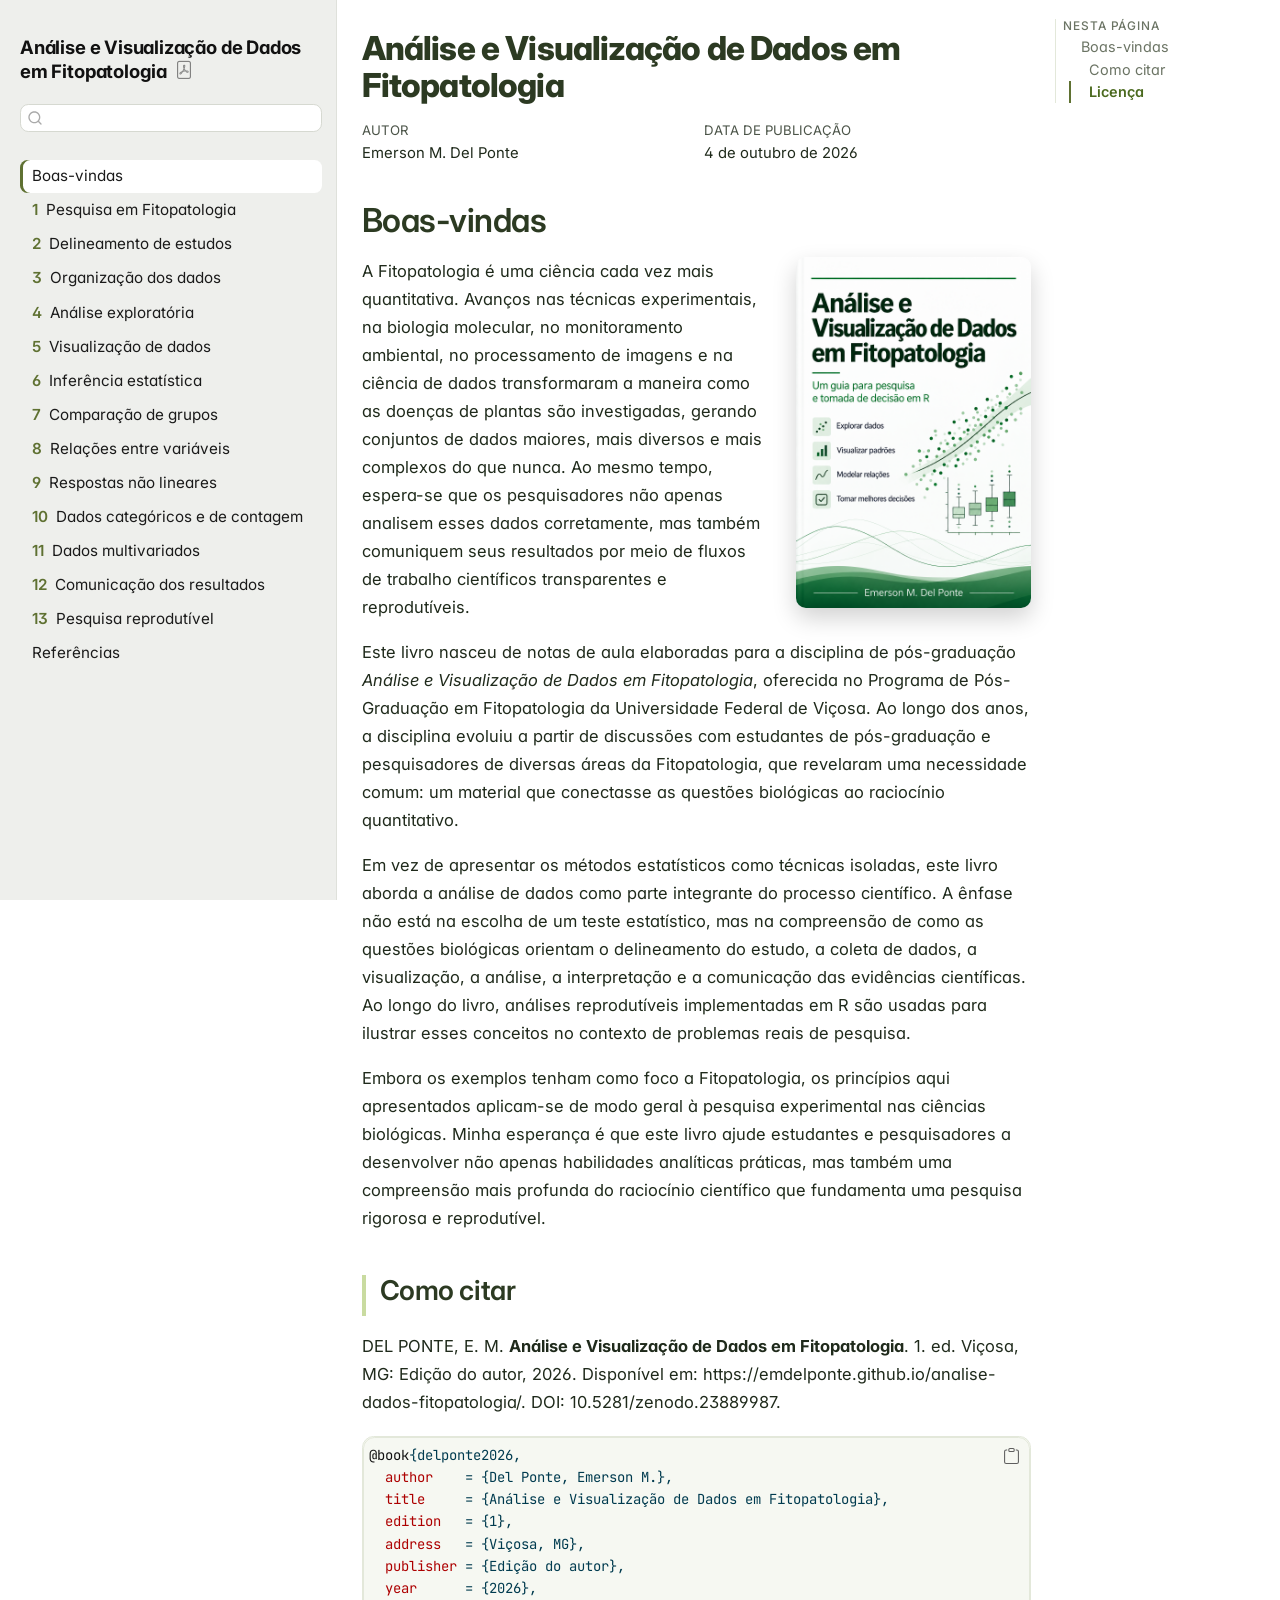
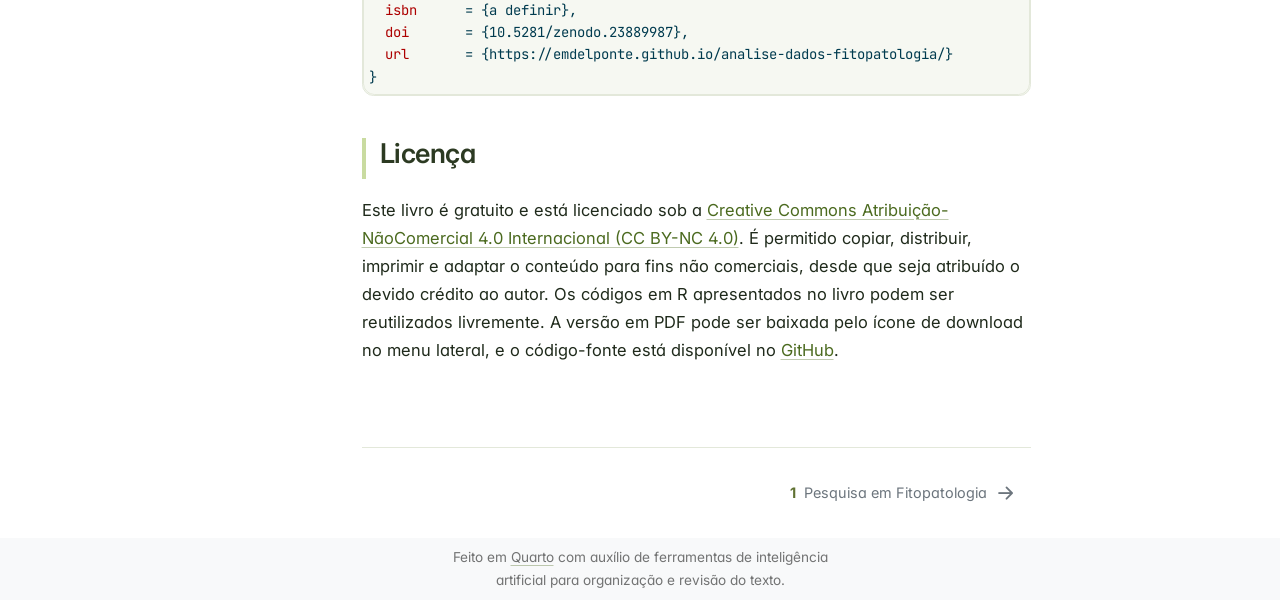
<file: docs/index.html>
<!DOCTYPE html>
<html xmlns="http://www.w3.org/1999/xhtml" lang="pt-BR" xml:lang="pt-BR"><head>

<meta charset="utf-8">
<meta name="generator" content="quarto-1.9.38">

<meta name="viewport" content="width=device-width, initial-scale=1.0, user-scalable=yes">

<meta name="author" content="Emerson M. Del Ponte">

<title>Análise e Visualização de Dados em Fitopatologia</title>
<style>
/* Default styles provided by pandoc.
** See https://pandoc.org/MANUAL.html#variables-for-html for config info.
*/
code{white-space: pre-wrap;}
span.smallcaps{font-variant: small-caps;}
div.columns{display: flex; gap: min(4vw, 1.5em);}
div.column{flex: auto; overflow-x: auto;}
div.hanging-indent{margin-left: 1.5em; text-indent: -1.5em;}
ul.task-list{list-style: none;}
ul.task-list li input[type="checkbox"] {
  width: 0.8em;
  margin: 0 0.8em 0.2em -1em; /* quarto-specific, see https://github.com/quarto-dev/quarto-cli/issues/4556 */ 
  vertical-align: middle;
}
/* CSS for syntax highlighting */
html { -webkit-text-size-adjust: 100%; }
pre > code.sourceCode { white-space: pre; position: relative; }
pre > code.sourceCode > span { display: inline-block; line-height: 1.25; }
pre > code.sourceCode > span:empty { height: 1.2em; }
.sourceCode { overflow: visible; }
code.sourceCode > span { color: inherit; text-decoration: inherit; }
div.sourceCode { margin: 1em 0; }
pre.sourceCode { margin: 0; }
@media screen {
div.sourceCode { overflow: auto; }
}
@media print {
pre > code.sourceCode { white-space: pre-wrap; }
pre > code.sourceCode > span { text-indent: -5em; padding-left: 5em; }
}
pre.numberSource code
  { counter-reset: source-line 0; }
pre.numberSource code > span
  { position: relative; left: -4em; counter-increment: source-line; }
pre.numberSource code > span > a:first-child::before
  { content: counter(source-line);
    position: relative; left: -1em; text-align: right; vertical-align: baseline;
    border: none; display: inline-block;
    -webkit-touch-callout: none; -webkit-user-select: none;
    -khtml-user-select: none; -moz-user-select: none;
    -ms-user-select: none; user-select: none;
    padding: 0 4px; width: 4em;
  }
pre.numberSource { margin-left: 3em;  padding-left: 4px; }
div.sourceCode
  {   }
@media screen {
pre > code.sourceCode > span > a:first-child::before { text-decoration: underline; }
}
</style>


<script src="site_libs/quarto-nav/quarto-nav.js"></script>
<script src="site_libs/quarto-nav/headroom.min.js"></script>
<script src="site_libs/clipboard/clipboard.min.js"></script>
<script src="site_libs/quarto-search/autocomplete.umd.js"></script>
<script src="site_libs/quarto-search/fuse.min.js"></script>
<script src="site_libs/quarto-search/quarto-search.js"></script>
<meta name="quarto:offset" content="./">
<link href="./chapter1.html" rel="next">
<script src="site_libs/quarto-html/quarto.js" type="module"></script>
<script src="site_libs/quarto-html/tabsets/tabsets.js" type="module"></script>
<script src="site_libs/quarto-html/popper.min.js"></script>
<script src="site_libs/quarto-html/tippy.umd.min.js"></script>
<script src="site_libs/quarto-html/anchor.min.js"></script>
<link href="site_libs/quarto-html/tippy.css" rel="stylesheet">
<link href="site_libs/quarto-html/quarto-syntax-highlighting-83f05a120baf2fc1bde2a4009a52b236.css" rel="stylesheet" id="quarto-text-highlighting-styles">
<script src="site_libs/bootstrap/bootstrap.min.js"></script>
<link href="site_libs/bootstrap/bootstrap-icons.css" rel="stylesheet">
<link href="site_libs/bootstrap/bootstrap-a80f51e399cada09c095df7ee7e40398.min.css" rel="stylesheet" append-hash="true" id="quarto-bootstrap" data-mode="light">
<script id="quarto-search-options" type="application/json">{
  "location": "sidebar",
  "copy-button": false,
  "collapse-after": 3,
  "panel-placement": "start",
  "type": "textbox",
  "limit": 50,
  "keyboard-shortcut": [
    "f",
    "/",
    "s"
  ],
  "show-item-context": false,
  "language": {
    "search-no-results-text": "Nenhum resultado",
    "search-matching-documents-text": "documentos correspondentes",
    "search-copy-link-title": "Copiar link para a busca",
    "search-hide-matches-text": "Esconder correspondências adicionais",
    "search-more-match-text": "mais correspondência neste documento",
    "search-more-matches-text": "mais correspondências neste documento",
    "search-clear-button-title": "Limpar",
    "search-text-placeholder": "",
    "search-detached-cancel-button-title": "Cancelar",
    "search-submit-button-title": "Enviar",
    "search-label": "Procurar"
  }
}</script>
<style>html{ scroll-behavior: smooth; }</style>


</head>

<body class="nav-sidebar docked quarto-light">

<div id="quarto-search-results"></div>
  <header id="quarto-header" class="headroom fixed-top">
  <nav class="quarto-secondary-nav">
    <div class="container-fluid d-flex">
      <button type="button" class="quarto-btn-toggle btn" data-bs-toggle="collapse" role="button" data-bs-target=".quarto-sidebar-collapse-item" aria-controls="quarto-sidebar" aria-expanded="false" aria-label="Alternar barra lateral" onclick="if (window.quartoToggleHeadroom) { window.quartoToggleHeadroom(); }">
        <i class="bi bi-layout-text-sidebar-reverse"></i>
      </button>
        <nav class="quarto-page-breadcrumbs" aria-label="breadcrumb"><ol class="breadcrumb"><li class="breadcrumb-item"><a href="./index.html">Boas-vindas</a></li></ol></nav>
        <a class="flex-grow-1" role="navigation" data-bs-toggle="collapse" data-bs-target=".quarto-sidebar-collapse-item" aria-controls="quarto-sidebar" aria-expanded="false" aria-label="Alternar barra lateral" onclick="if (window.quartoToggleHeadroom) { window.quartoToggleHeadroom(); }">      
        </a>
      <button type="button" class="btn quarto-search-button" aria-label="Procurar" onclick="window.quartoOpenSearch();">
        <i class="bi bi-search"></i>
      </button>
    </div>
  </nav>
</header>
<!-- content -->
<div id="quarto-content" class="quarto-container page-columns page-rows-contents page-layout-article">
<!-- sidebar -->
  <nav id="quarto-sidebar" class="sidebar collapse collapse-horizontal quarto-sidebar-collapse-item sidebar-navigation docked overflow-auto">
    <div class="pt-lg-2 mt-2 text-left sidebar-header">
    <div class="sidebar-title mb-0 py-0">
      <a href="./">Análise e Visualização de Dados em Fitopatologia</a> 
        <div class="sidebar-tools-main">
    <a href="./analise-dados-fitopatologia.pdf" title="Baixar PDF" class="quarto-navigation-tool px-1" aria-label="Baixar PDF"><i class="bi bi-file-pdf"></i></a>
</div>
    </div>
      </div>
        <div class="mt-2 flex-shrink-0 align-items-center">
        <div class="sidebar-search">
        <div id="quarto-search" class="" title="Procurar"></div>
        </div>
        </div>
    <div class="sidebar-menu-container"> 
    <ul class="list-unstyled mt-1">
        <li class="sidebar-item">
  <div class="sidebar-item-container"> 
  <a href="./index.html" class="sidebar-item-text sidebar-link active">
 <span class="menu-text">Boas-vindas</span></a>
  </div>
</li>
        <li class="sidebar-item">
  <div class="sidebar-item-container"> 
  <a href="./chapter1.html" class="sidebar-item-text sidebar-link">
 <span class="menu-text"><span class="chapter-number">1</span>&nbsp; <span class="chapter-title">Pesquisa em Fitopatologia</span></span></a>
  </div>
</li>
        <li class="sidebar-item">
  <div class="sidebar-item-container"> 
  <a href="./chapter2.html" class="sidebar-item-text sidebar-link">
 <span class="menu-text"><span class="chapter-number">2</span>&nbsp; <span class="chapter-title">Delineamento de estudos</span></span></a>
  </div>
</li>
        <li class="sidebar-item">
  <div class="sidebar-item-container"> 
  <a href="./chapter3.html" class="sidebar-item-text sidebar-link">
 <span class="menu-text"><span class="chapter-number">3</span>&nbsp; <span class="chapter-title">Organização dos dados</span></span></a>
  </div>
</li>
        <li class="sidebar-item">
  <div class="sidebar-item-container"> 
  <a href="./chapter4.html" class="sidebar-item-text sidebar-link">
 <span class="menu-text"><span class="chapter-number">4</span>&nbsp; <span class="chapter-title">Análise exploratória</span></span></a>
  </div>
</li>
        <li class="sidebar-item">
  <div class="sidebar-item-container"> 
  <a href="./chapter5.html" class="sidebar-item-text sidebar-link">
 <span class="menu-text"><span class="chapter-number">5</span>&nbsp; <span class="chapter-title">Visualização de dados</span></span></a>
  </div>
</li>
        <li class="sidebar-item">
  <div class="sidebar-item-container"> 
  <a href="./chapter6.html" class="sidebar-item-text sidebar-link">
 <span class="menu-text"><span class="chapter-number">6</span>&nbsp; <span class="chapter-title">Inferência estatística</span></span></a>
  </div>
</li>
        <li class="sidebar-item">
  <div class="sidebar-item-container"> 
  <a href="./chapter7.html" class="sidebar-item-text sidebar-link">
 <span class="menu-text"><span class="chapter-number">7</span>&nbsp; <span class="chapter-title">Comparação de grupos</span></span></a>
  </div>
</li>
        <li class="sidebar-item">
  <div class="sidebar-item-container"> 
  <a href="./chapter8.html" class="sidebar-item-text sidebar-link">
 <span class="menu-text"><span class="chapter-number">8</span>&nbsp; <span class="chapter-title">Relações entre variáveis</span></span></a>
  </div>
</li>
        <li class="sidebar-item">
  <div class="sidebar-item-container"> 
  <a href="./chapter9.html" class="sidebar-item-text sidebar-link">
 <span class="menu-text"><span class="chapter-number">9</span>&nbsp; <span class="chapter-title">Respostas não lineares</span></span></a>
  </div>
</li>
        <li class="sidebar-item">
  <div class="sidebar-item-container"> 
  <a href="./chapter10.html" class="sidebar-item-text sidebar-link">
 <span class="menu-text"><span class="chapter-number">10</span>&nbsp; <span class="chapter-title">Dados categóricos e de contagem</span></span></a>
  </div>
</li>
        <li class="sidebar-item">
  <div class="sidebar-item-container"> 
  <a href="./chapter11.html" class="sidebar-item-text sidebar-link">
 <span class="menu-text"><span class="chapter-number">11</span>&nbsp; <span class="chapter-title">Dados multivariados</span></span></a>
  </div>
</li>
        <li class="sidebar-item">
  <div class="sidebar-item-container"> 
  <a href="./chapter12.html" class="sidebar-item-text sidebar-link">
 <span class="menu-text"><span class="chapter-number">12</span>&nbsp; <span class="chapter-title">Comunicação dos resultados</span></span></a>
  </div>
</li>
        <li class="sidebar-item">
  <div class="sidebar-item-container"> 
  <a href="./chapter13.html" class="sidebar-item-text sidebar-link">
 <span class="menu-text"><span class="chapter-number">13</span>&nbsp; <span class="chapter-title">Pesquisa reprodutível</span></span></a>
  </div>
</li>
        <li class="sidebar-item">
  <div class="sidebar-item-container"> 
  <a href="./references.html" class="sidebar-item-text sidebar-link">
 <span class="menu-text">Referências</span></a>
  </div>
</li>
    </ul>
    </div>
</nav>
<div id="quarto-sidebar-glass" class="quarto-sidebar-collapse-item" data-bs-toggle="collapse" data-bs-target=".quarto-sidebar-collapse-item"></div>
<!-- margin-sidebar -->
    <div id="quarto-margin-sidebar" class="sidebar margin-sidebar">
        <nav id="TOC" role="doc-toc" class="toc-active">
    <h2 id="toc-title">Nesta página</h2>
   
  <ul>
  <li><a href="#boas-vindas" id="toc-boas-vindas" class="nav-link active" data-scroll-target="#boas-vindas">Boas-vindas</a>
  <ul class="collapse">
  <li><a href="#como-citar" id="toc-como-citar" class="nav-link" data-scroll-target="#como-citar">Como citar</a></li>
  <li><a href="#licença" id="toc-licença" class="nav-link" data-scroll-target="#licença">Licença</a></li>
  </ul></li>
  </ul>
</nav>
    </div>
<!-- main -->
<main class="content" id="quarto-document-content">

<header id="title-block-header" class="quarto-title-block default">
<div class="quarto-title">
<h1 class="title">Análise e Visualização de Dados em Fitopatologia</h1>
</div>



<div class="quarto-title-meta">

    <div>
    <div class="quarto-title-meta-heading">Autor</div>
    <div class="quarto-title-meta-contents">
             <p>Emerson M. Del Ponte </p>
          </div>
  </div>
    
    <div>
    <div class="quarto-title-meta-heading">Data de Publicação</div>
    <div class="quarto-title-meta-contents">
      <p class="date">4 de outubro de 2026</p>
    </div>
  </div>
  
    
  </div>
  


</header>



<section id="boas-vindas" class="level1 unnumbered">
<h1 class="unnumbered">Boas-vindas</h1><p><img src="cover.png" title="Análise e Visualização de Dados em Fitopatologia" class="quarto-cover-image nolightbox img-fluid"></p>
<p>A Fitopatologia é uma ciência cada vez mais quantitativa. Avanços nas técnicas experimentais, na biologia molecular, no monitoramento ambiental, no processamento de imagens e na ciência de dados transformaram a maneira como as doenças de plantas são investigadas, gerando conjuntos de dados maiores, mais diversos e mais complexos do que nunca. Ao mesmo tempo, espera-se que os pesquisadores não apenas analisem esses dados corretamente, mas também comuniquem seus resultados por meio de fluxos de trabalho científicos transparentes e reprodutíveis.</p>
<p>Este livro nasceu de notas de aula elaboradas para a disciplina de pós-graduação <em>Análise e Visualização de Dados em Fitopatologia</em>, oferecida no Programa de Pós-Graduação em Fitopatologia da Universidade Federal de Viçosa. Ao longo dos anos, a disciplina evoluiu a partir de discussões com estudantes de pós-graduação e pesquisadores de diversas áreas da Fitopatologia, que revelaram uma necessidade comum: um material que conectasse as questões biológicas ao raciocínio quantitativo.</p>
<p>Em vez de apresentar os métodos estatísticos como técnicas isoladas, este livro aborda a análise de dados como parte integrante do processo científico. A ênfase não está na escolha de um teste estatístico, mas na compreensão de como as questões biológicas orientam o delineamento do estudo, a coleta de dados, a visualização, a análise, a interpretação e a comunicação das evidências científicas. Ao longo do livro, análises reprodutíveis implementadas em R são usadas para ilustrar esses conceitos no contexto de problemas reais de pesquisa.</p>
<p>Embora os exemplos tenham como foco a Fitopatologia, os princípios aqui apresentados aplicam-se de modo geral à pesquisa experimental nas ciências biológicas. Minha esperança é que este livro ajude estudantes e pesquisadores a desenvolver não apenas habilidades analíticas práticas, mas também uma compreensão mais profunda do raciocínio científico que fundamenta uma pesquisa rigorosa e reprodutível.</p>
<section id="como-citar" class="level2 unnumbered">
<h2 class="unnumbered anchored" data-anchor-id="como-citar">Como citar</h2>
<p>DEL PONTE, E. M. <strong>Análise e Visualização de Dados em Fitopatologia</strong>. 1. ed. Viçosa, MG: Edição do autor, 2026. Disponível em: https://emdelponte.github.io/analise-dados-fitopatologia/. DOI: 10.5281/zenodo.23889987.</p>
<div class="code-copy-outer-scaffold"><div class="sourceCode" id="cb1"><pre class="sourceCode bibtex code-with-copy"><code class="sourceCode bibtex"><span id="cb1-1"><a href="#cb1-1" aria-hidden="true" tabindex="-1"></a><span class="va">@book</span>{<span class="ot">delponte2026</span>,</span>
<span id="cb1-2"><a href="#cb1-2" aria-hidden="true" tabindex="-1"></a>  <span class="dt">author</span>    = {Del Ponte, Emerson M.},</span>
<span id="cb1-3"><a href="#cb1-3" aria-hidden="true" tabindex="-1"></a>  <span class="dt">title</span>     = {Análise e Visualização de Dados em Fitopatologia},</span>
<span id="cb1-4"><a href="#cb1-4" aria-hidden="true" tabindex="-1"></a>  <span class="dt">edition</span>   = {1},</span>
<span id="cb1-5"><a href="#cb1-5" aria-hidden="true" tabindex="-1"></a>  <span class="dt">address</span>   = {Viçosa, MG},</span>
<span id="cb1-6"><a href="#cb1-6" aria-hidden="true" tabindex="-1"></a>  <span class="dt">publisher</span> = {Edição do autor},</span>
<span id="cb1-7"><a href="#cb1-7" aria-hidden="true" tabindex="-1"></a>  <span class="dt">year</span>      = {2026},</span>
<span id="cb1-8"><a href="#cb1-8" aria-hidden="true" tabindex="-1"></a>  <span class="dt">isbn</span>      = {a definir},</span>
<span id="cb1-9"><a href="#cb1-9" aria-hidden="true" tabindex="-1"></a>  <span class="dt">doi</span>       = {10.5281/zenodo.23889987},</span>
<span id="cb1-10"><a href="#cb1-10" aria-hidden="true" tabindex="-1"></a>  <span class="dt">url</span>       = {https://emdelponte.github.io/analise-dados-fitopatologia/}</span>
<span id="cb1-11"><a href="#cb1-11" aria-hidden="true" tabindex="-1"></a>}</span></code></pre></div><button title="Copiar para a área de transferência" class="code-copy-button"><i class="bi"></i></button></div>
</section>
<section id="licença" class="level2 unnumbered">
<h2 class="unnumbered anchored" data-anchor-id="licença">Licença</h2>
<p>Este livro é gratuito e está licenciado sob a <a href="https://creativecommons.org/licenses/by-nc/4.0/deed.pt-br">Creative Commons Atribuição-NãoComercial 4.0 Internacional (CC BY-NC 4.0)</a>. É permitido copiar, distribuir, imprimir e adaptar o conteúdo para fins não comerciais, desde que seja atribuído o devido crédito ao autor. Os códigos em R apresentados no livro podem ser reutilizados livremente. A versão em PDF pode ser baixada pelo ícone de download no menu lateral, e o código-fonte está disponível no <a href="https://github.com/emdelponte/analise-dados-fitopatologia">GitHub</a>.</p>


</section>
</section>

</main> <!-- /main -->
<script id="quarto-html-after-body" type="application/javascript">
  window.document.addEventListener("DOMContentLoaded", function (event) {
    const icon = "";
    const anchorJS = new window.AnchorJS();
    anchorJS.options = {
      placement: 'right',
      icon: icon
    };
    anchorJS.add('.anchored');
    const isCodeAnnotation = (el) => {
      for (const clz of el.classList) {
        if (clz.startsWith('code-annotation-')) {                     
          return true;
        }
      }
      return false;
    }
    const onCopySuccess = function(e) {
      // button target
      const button = e.trigger;
      // don't keep focus
      button.blur();
      // flash "checked"
      button.classList.add('code-copy-button-checked');
      var currentTitle = button.getAttribute("title");
      button.setAttribute("title", "Copiada");
      let tooltip;
      if (window.bootstrap) {
        button.setAttribute("data-bs-toggle", "tooltip");
        button.setAttribute("data-bs-placement", "left");
        button.setAttribute("data-bs-title", "Copiada");
        tooltip = new bootstrap.Tooltip(button, 
          { trigger: "manual", 
            customClass: "code-copy-button-tooltip",
            offset: [0, -8]});
        tooltip.show();    
      }
      setTimeout(function() {
        if (tooltip) {
          tooltip.hide();
          button.removeAttribute("data-bs-title");
          button.removeAttribute("data-bs-toggle");
          button.removeAttribute("data-bs-placement");
        }
        button.setAttribute("title", currentTitle);
        button.classList.remove('code-copy-button-checked');
      }, 1000);
      // clear code selection
      e.clearSelection();
    }
    const getTextToCopy = function(trigger) {
      const outerScaffold = trigger.parentElement.cloneNode(true);
      const codeEl = outerScaffold.querySelector('code');
      for (const childEl of codeEl.children) {
        if (isCodeAnnotation(childEl)) {
          childEl.remove();
        }
      }
      return codeEl.innerText;
    }
    const clipboard = new window.ClipboardJS('.code-copy-button:not([data-in-quarto-modal])', {
      text: getTextToCopy
    });
    clipboard.on('success', onCopySuccess);
    if (window.document.getElementById('quarto-embedded-source-code-modal')) {
      const clipboardModal = new window.ClipboardJS('.code-copy-button[data-in-quarto-modal]', {
        text: getTextToCopy,
        container: window.document.getElementById('quarto-embedded-source-code-modal')
      });
      clipboardModal.on('success', onCopySuccess);
    }
      var localhostRegex = new RegExp(/^(?:http|https):\/\/localhost\:?[0-9]*\//);
      var mailtoRegex = new RegExp(/^mailto:/);
        var filterRegex = new RegExp('/' + window.location.host + '/');
      var isInternal = (href) => {
          return filterRegex.test(href) || localhostRegex.test(href) || mailtoRegex.test(href);
      }
      // Inspect non-navigation links and adorn them if external
     var links = window.document.querySelectorAll('a[href]:not(.nav-link):not(.navbar-brand):not(.toc-action):not(.sidebar-link):not(.sidebar-item-toggle):not(.pagination-link):not(.no-external):not([aria-hidden]):not(.dropdown-item):not(.quarto-navigation-tool):not(.about-link)');
      for (var i=0; i<links.length; i++) {
        const link = links[i];
        if (!isInternal(link.href)) {
          // undo the damage that might have been done by quarto-nav.js in the case of
          // links that we want to consider external
          if (link.dataset.originalHref !== undefined) {
            link.href = link.dataset.originalHref;
          }
            // target, if specified
            link.setAttribute("target", "_blank");
            if (link.getAttribute("rel") === null) {
              link.setAttribute("rel", "noopener");
            }
        }
      }
    function tippyHover(el, contentFn, onTriggerFn, onUntriggerFn) {
      const config = {
        allowHTML: true,
        maxWidth: 500,
        delay: 100,
        arrow: false,
        appendTo: function(el) {
            return el.parentElement;
        },
        interactive: true,
        interactiveBorder: 10,
        theme: 'quarto',
        placement: 'bottom-start',
      };
      if (contentFn) {
        config.content = contentFn;
      }
      if (onTriggerFn) {
        config.onTrigger = onTriggerFn;
      }
      if (onUntriggerFn) {
        config.onUntrigger = onUntriggerFn;
      }
      window.tippy(el, config); 
    }
    const noterefs = window.document.querySelectorAll('a[role="doc-noteref"]');
    for (var i=0; i<noterefs.length; i++) {
      const ref = noterefs[i];
      tippyHover(ref, function() {
        // use id or data attribute instead here
        let href = ref.getAttribute('data-footnote-href') || ref.getAttribute('href');
        try { href = new URL(href).hash; } catch {}
        const id = href.replace(/^#\/?/, "");
        const note = window.document.getElementById(id);
        if (note) {
          return note.innerHTML;
        } else {
          return "";
        }
      });
    }
    const xrefs = window.document.querySelectorAll('a.quarto-xref');
    const processXRef = (id, note) => {
      // Strip column container classes
      const stripColumnClz = (el) => {
        el.classList.remove("page-full", "page-columns");
        if (el.children) {
          for (const child of el.children) {
            stripColumnClz(child);
          }
        }
      }
      stripColumnClz(note)
      if (id === null || id.startsWith('sec-')) {
        // Special case sections, only their first couple elements
        const container = document.createElement("div");
        if (note.children && note.children.length > 2) {
          container.appendChild(note.children[0].cloneNode(true));
          for (let i = 1; i < note.children.length; i++) {
            const child = note.children[i];
            if (child.tagName === "P" && child.innerText === "") {
              continue;
            } else {
              container.appendChild(child.cloneNode(true));
              break;
            }
          }
          if (window.Quarto?.typesetMath) {
            window.Quarto.typesetMath(container);
          }
          return container.innerHTML
        } else {
          if (window.Quarto?.typesetMath) {
            window.Quarto.typesetMath(note);
          }
          return note.innerHTML;
        }
      } else {
        // Remove any anchor links if they are present
        const anchorLink = note.querySelector('a.anchorjs-link');
        if (anchorLink) {
          anchorLink.remove();
        }
        if (window.Quarto?.typesetMath) {
          window.Quarto.typesetMath(note);
        }
        if (note.classList.contains("callout")) {
          return note.outerHTML;
        } else {
          return note.innerHTML;
        }
      }
    }
    for (var i=0; i<xrefs.length; i++) {
      const xref = xrefs[i];
      tippyHover(xref, undefined, function(instance) {
        instance.disable();
        let url = xref.getAttribute('href');
        let hash = undefined; 
        if (url.startsWith('#')) {
          hash = url;
        } else {
          try { hash = new URL(url).hash; } catch {}
        }
        if (hash) {
          const id = hash.replace(/^#\/?/, "");
          const note = window.document.getElementById(id);
          if (note !== null) {
            try {
              const html = processXRef(id, note.cloneNode(true));
              instance.setContent(html);
            } finally {
              instance.enable();
              instance.show();
            }
          } else {
            // See if we can fetch this
            fetch(url.split('#')[0])
            .then(res => res.text())
            .then(html => {
              const parser = new DOMParser();
              const htmlDoc = parser.parseFromString(html, "text/html");
              const note = htmlDoc.getElementById(id);
              if (note !== null) {
                const html = processXRef(id, note);
                instance.setContent(html);
              } 
            }).finally(() => {
              instance.enable();
              instance.show();
            });
          }
        } else {
          // See if we can fetch a full url (with no hash to target)
          // This is a special case and we should probably do some content thinning / targeting
          fetch(url)
          .then(res => res.text())
          .then(html => {
            const parser = new DOMParser();
            const htmlDoc = parser.parseFromString(html, "text/html");
            const note = htmlDoc.querySelector('main.content');
            if (note !== null) {
              // This should only happen for chapter cross references
              // (since there is no id in the URL)
              // remove the first header
              if (note.children.length > 0 && note.children[0].tagName === "HEADER") {
                note.children[0].remove();
              }
              const html = processXRef(null, note);
              instance.setContent(html);
            } 
          }).finally(() => {
            instance.enable();
            instance.show();
          });
        }
      }, function(instance) {
      });
    }
        let selectedAnnoteEl;
        const selectorForAnnotation = ( cell, annotation) => {
          let cellAttr = 'data-code-cell="' + cell + '"';
          let lineAttr = 'data-code-annotation="' +  annotation + '"';
          const selector = 'span[' + cellAttr + '][' + lineAttr + ']';
          return selector;
        }
        const selectCodeLines = (annoteEl) => {
          const doc = window.document;
          const targetCell = annoteEl.getAttribute("data-target-cell");
          const targetAnnotation = annoteEl.getAttribute("data-target-annotation");
          const annoteSpan = window.document.querySelector(selectorForAnnotation(targetCell, targetAnnotation));
          const lines = annoteSpan.getAttribute("data-code-lines").split(",");
          const lineIds = lines.map((line) => {
            return targetCell + "-" + line;
          })
          let top = null;
          let height = null;
          let parent = null;
          if (lineIds.length > 0) {
              //compute the position of the single el (top and bottom and make a div)
              const el = window.document.getElementById(lineIds[0]);
              top = el.offsetTop;
              height = el.offsetHeight;
              parent = el.parentElement.parentElement;
            if (lineIds.length > 1) {
              const lastEl = window.document.getElementById(lineIds[lineIds.length - 1]);
              const bottom = lastEl.offsetTop + lastEl.offsetHeight;
              height = bottom - top;
            }
            if (top !== null && height !== null && parent !== null) {
              // cook up a div (if necessary) and position it 
              let div = window.document.getElementById("code-annotation-line-highlight");
              if (div === null) {
                div = window.document.createElement("div");
                div.setAttribute("id", "code-annotation-line-highlight");
                div.style.position = 'absolute';
                parent.appendChild(div);
              }
              div.style.top = top - 2 + "px";
              div.style.height = height + 4 + "px";
              div.style.left = 0;
              let gutterDiv = window.document.getElementById("code-annotation-line-highlight-gutter");
              if (gutterDiv === null) {
                gutterDiv = window.document.createElement("div");
                gutterDiv.setAttribute("id", "code-annotation-line-highlight-gutter");
                gutterDiv.style.position = 'absolute';
                const codeCell = window.document.getElementById(targetCell);
                const gutter = codeCell.querySelector('.code-annotation-gutter');
                gutter.appendChild(gutterDiv);
              }
              gutterDiv.style.top = top - 2 + "px";
              gutterDiv.style.height = height + 4 + "px";
            }
            selectedAnnoteEl = annoteEl;
          }
        };
        const unselectCodeLines = () => {
          const elementsIds = ["code-annotation-line-highlight", "code-annotation-line-highlight-gutter"];
          elementsIds.forEach((elId) => {
            const div = window.document.getElementById(elId);
            if (div) {
              div.remove();
            }
          });
          selectedAnnoteEl = undefined;
        };
          // Handle positioning of the toggle
      window.addEventListener(
        "resize",
        throttle(() => {
          elRect = undefined;
          if (selectedAnnoteEl) {
            selectCodeLines(selectedAnnoteEl);
          }
        }, 10)
      );
      function throttle(fn, ms) {
      let throttle = false;
      let timer;
        return (...args) => {
          if(!throttle) { // first call gets through
              fn.apply(this, args);
              throttle = true;
          } else { // all the others get throttled
              if(timer) clearTimeout(timer); // cancel #2
              timer = setTimeout(() => {
                fn.apply(this, args);
                timer = throttle = false;
              }, ms);
          }
        };
      }
        // Attach click handler to the DT
        const annoteDls = window.document.querySelectorAll('dt[data-target-cell]');
        for (const annoteDlNode of annoteDls) {
          annoteDlNode.addEventListener('click', (event) => {
            const clickedEl = event.target;
            if (clickedEl !== selectedAnnoteEl) {
              unselectCodeLines();
              const activeEl = window.document.querySelector('dt[data-target-cell].code-annotation-active');
              if (activeEl) {
                activeEl.classList.remove('code-annotation-active');
              }
              selectCodeLines(clickedEl);
              clickedEl.classList.add('code-annotation-active');
            } else {
              // Unselect the line
              unselectCodeLines();
              clickedEl.classList.remove('code-annotation-active');
            }
          });
        }
    const findCites = (el) => {
      const parentEl = el.parentElement;
      if (parentEl) {
        const cites = parentEl.dataset.cites;
        if (cites) {
          return {
            el,
            cites: cites.split(' ')
          };
        } else {
          return findCites(el.parentElement)
        }
      } else {
        return undefined;
      }
    };
    var bibliorefs = window.document.querySelectorAll('a[role="doc-biblioref"]');
    for (var i=0; i<bibliorefs.length; i++) {
      const ref = bibliorefs[i];
      const citeInfo = findCites(ref);
      if (citeInfo) {
        tippyHover(citeInfo.el, function() {
          var popup = window.document.createElement('div');
          citeInfo.cites.forEach(function(cite) {
            var citeDiv = window.document.createElement('div');
            citeDiv.classList.add('hanging-indent');
            citeDiv.classList.add('csl-entry');
            var biblioDiv = window.document.getElementById('ref-' + cite);
            if (biblioDiv) {
              citeDiv.innerHTML = biblioDiv.innerHTML;
            }
            popup.appendChild(citeDiv);
          });
          return popup.innerHTML;
        });
      }
    }
  });
  </script>
<nav class="page-navigation">
  <div class="nav-page nav-page-previous">
  </div>
  <div class="nav-page nav-page-next">
      <a href="./chapter1.html" class="pagination-link" aria-label="Pesquisa em Fitopatologia">
        <span class="nav-page-text"><span class="chapter-number">1</span>&nbsp; <span class="chapter-title">Pesquisa em Fitopatologia</span></span> <i class="bi bi-arrow-right-short"></i>
      </a>
  </div>
</nav>
</div> <!-- /content -->
<footer class="footer">
  <div class="nav-footer">
    <div class="nav-footer-left">
      &nbsp;
    </div>   
    <div class="nav-footer-center">
<p>Feito em <a href="https://quarto.org/">Quarto</a> com auxílio de ferramentas de inteligência artificial para organização e revisão do texto.</p>
</div>
    <div class="nav-footer-right">
      &nbsp;
    </div>
  </div>
</footer>




<script src="site_libs/quarto-html/zenscroll-min.js"></script>
</body></html>
</file>
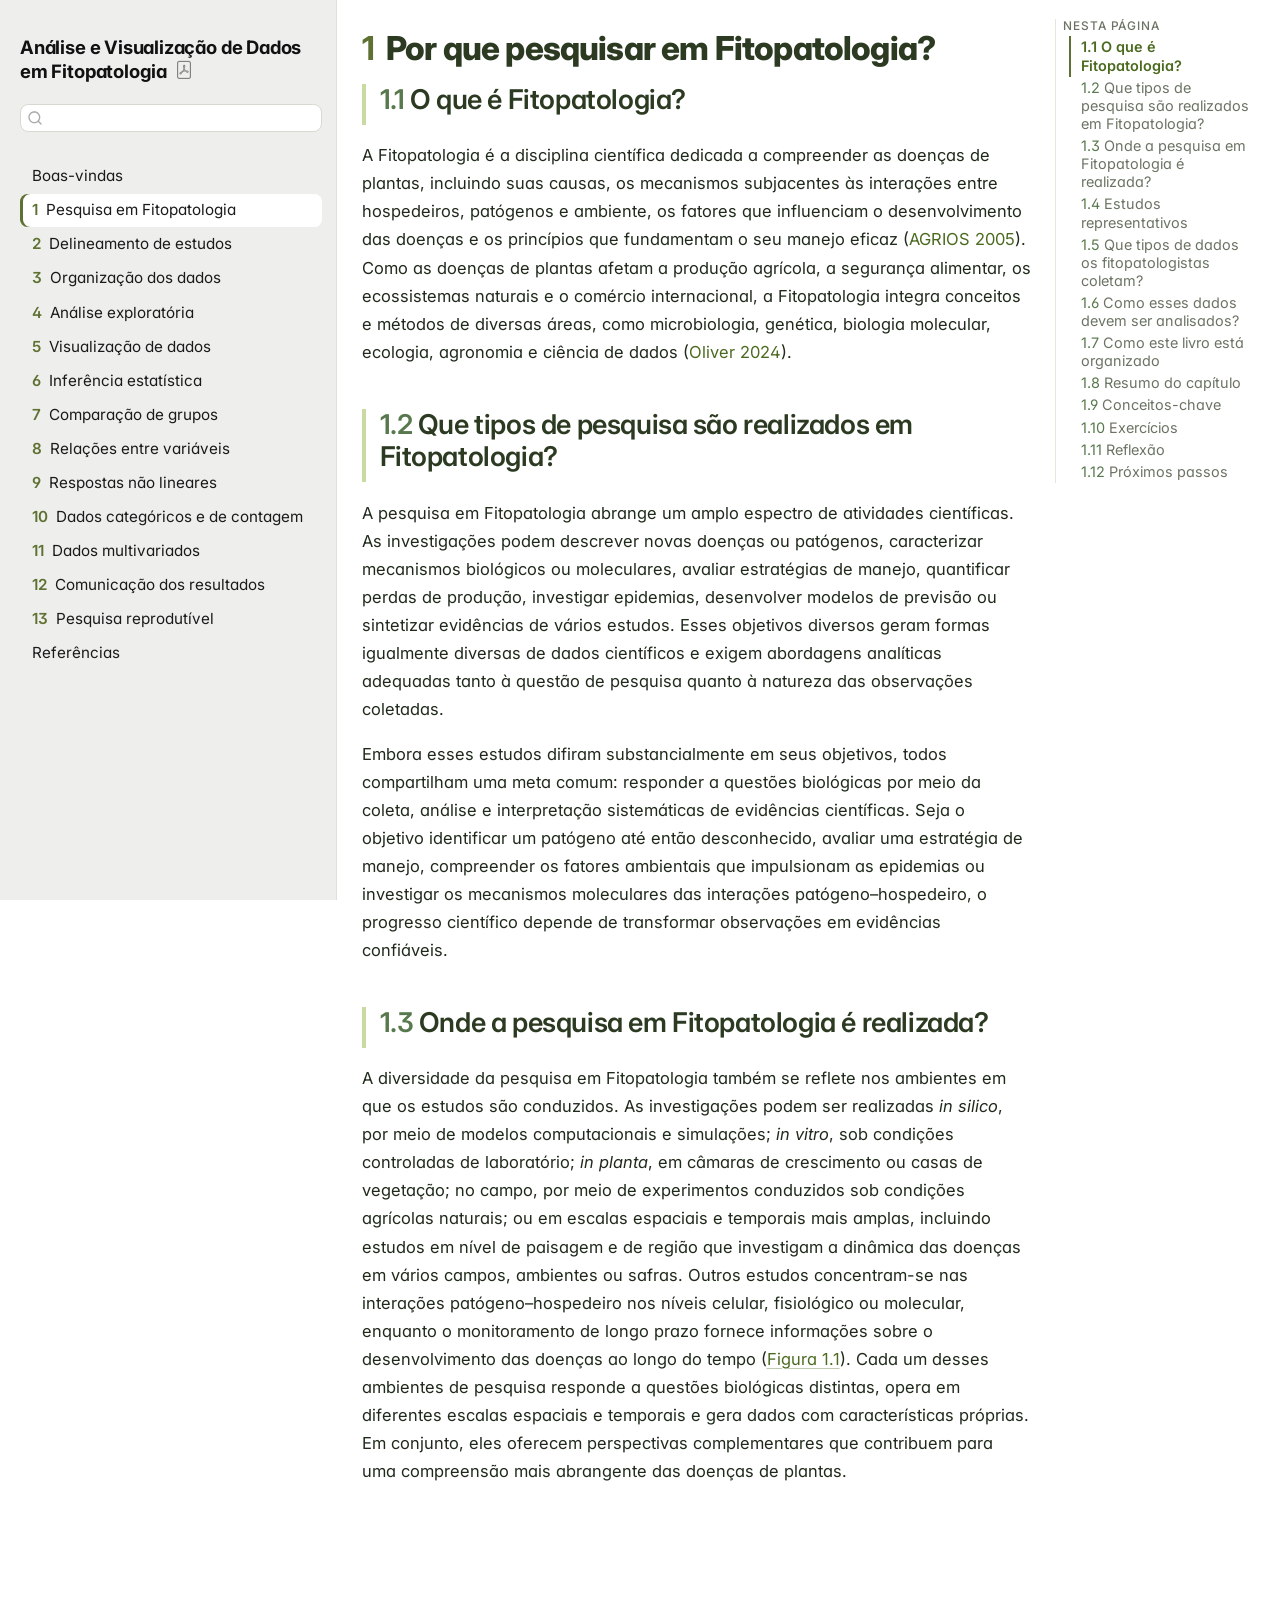
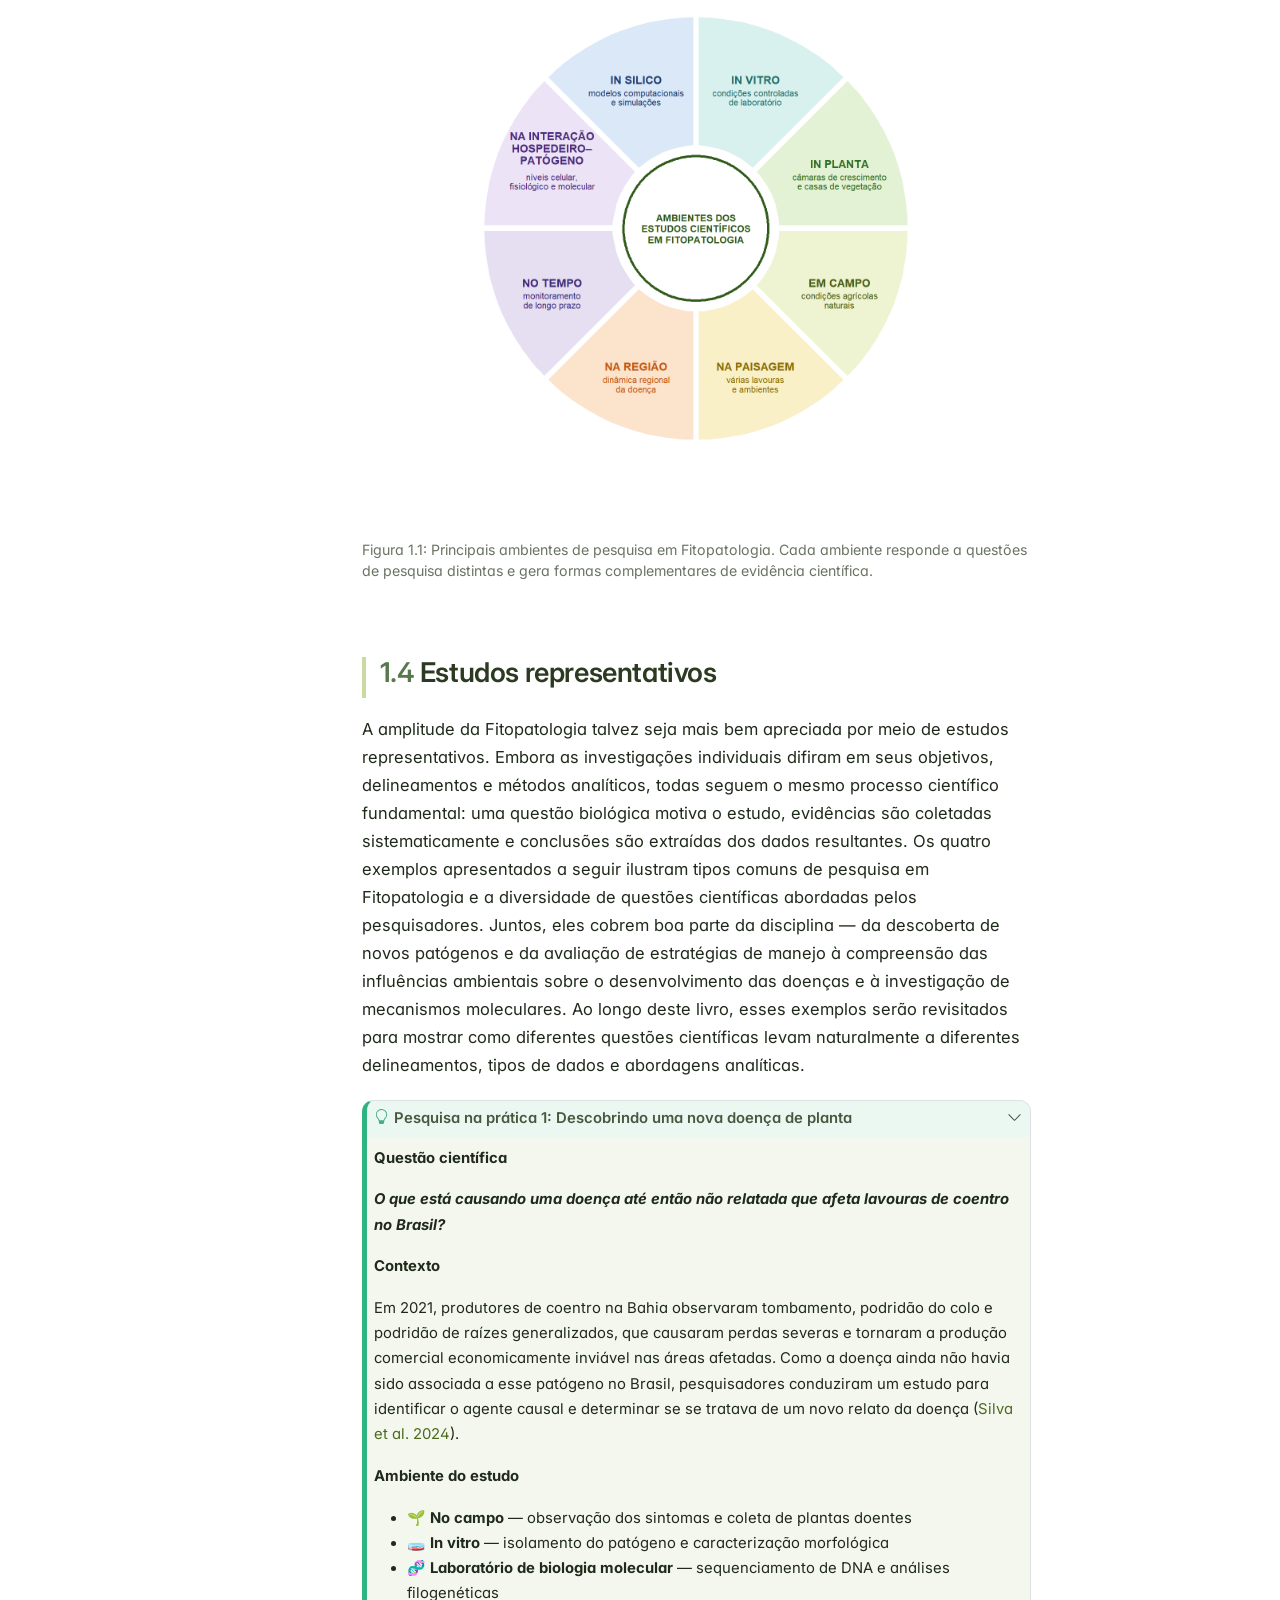
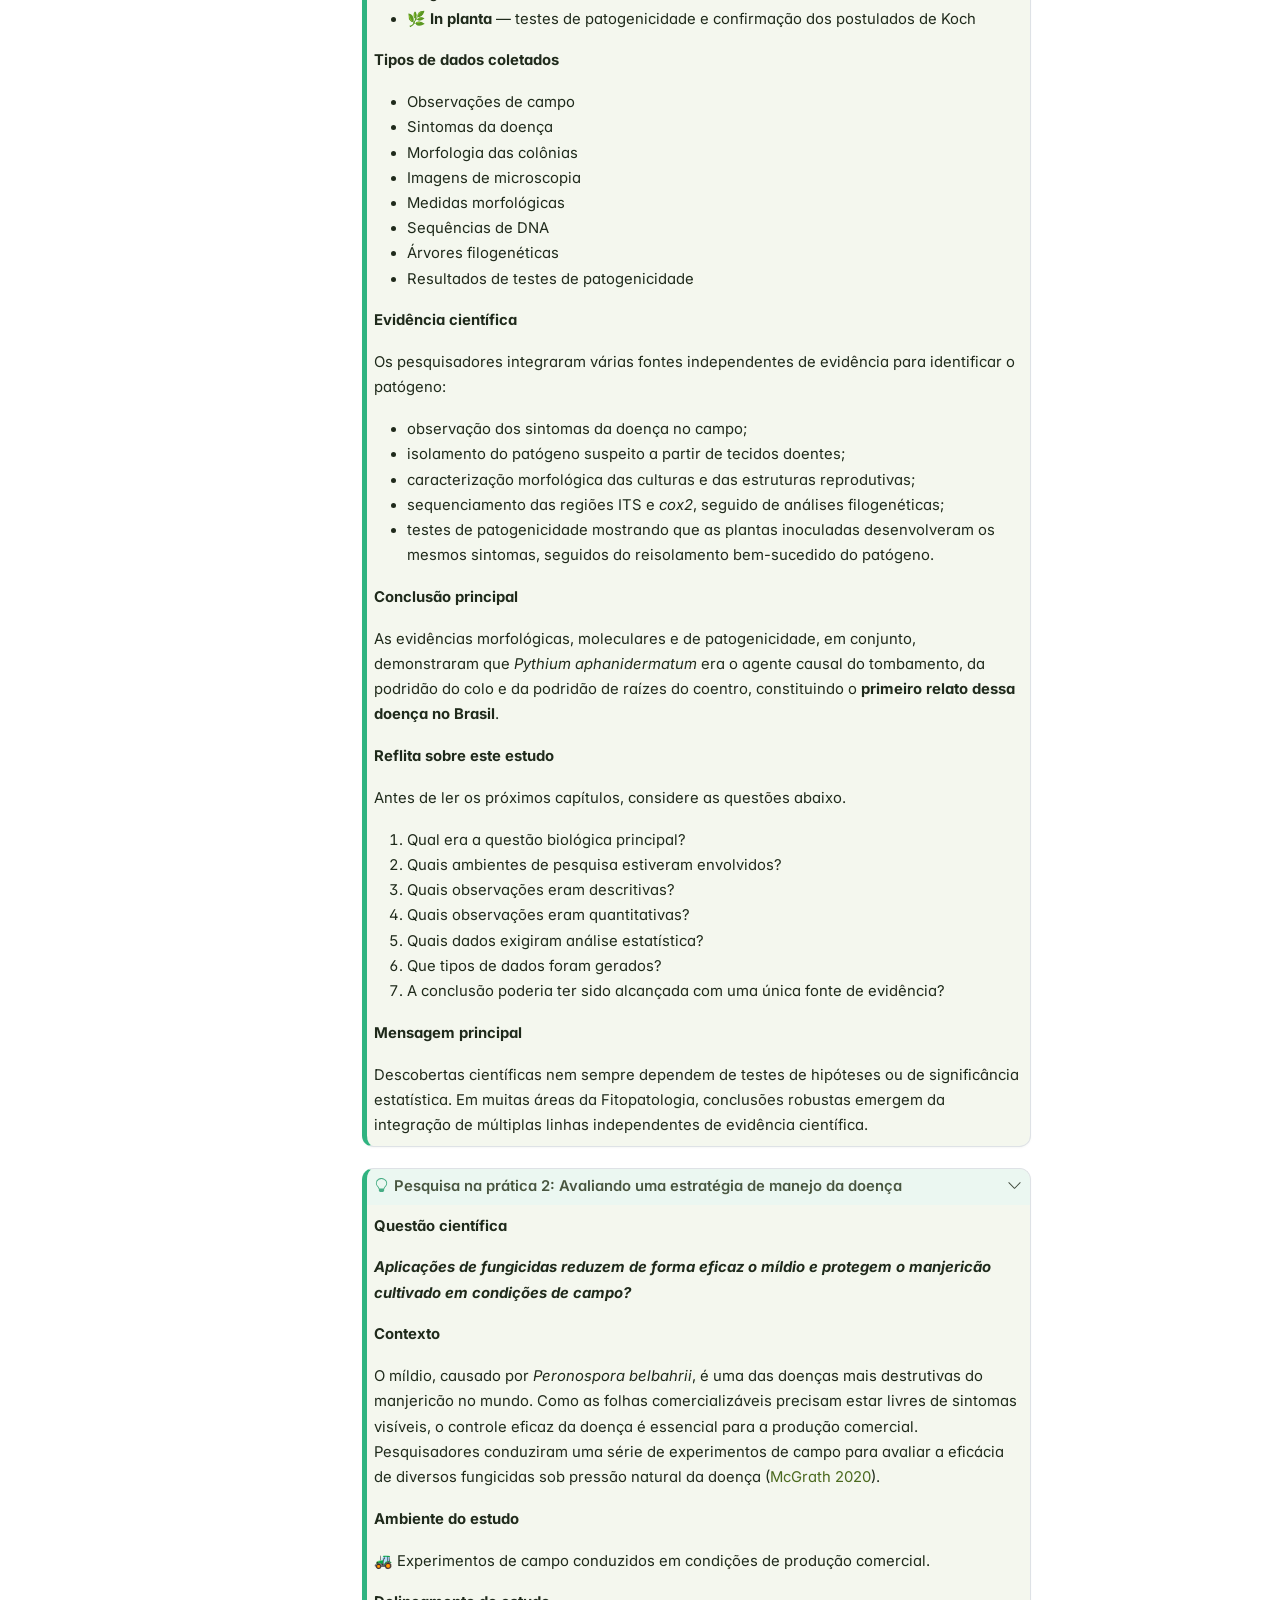
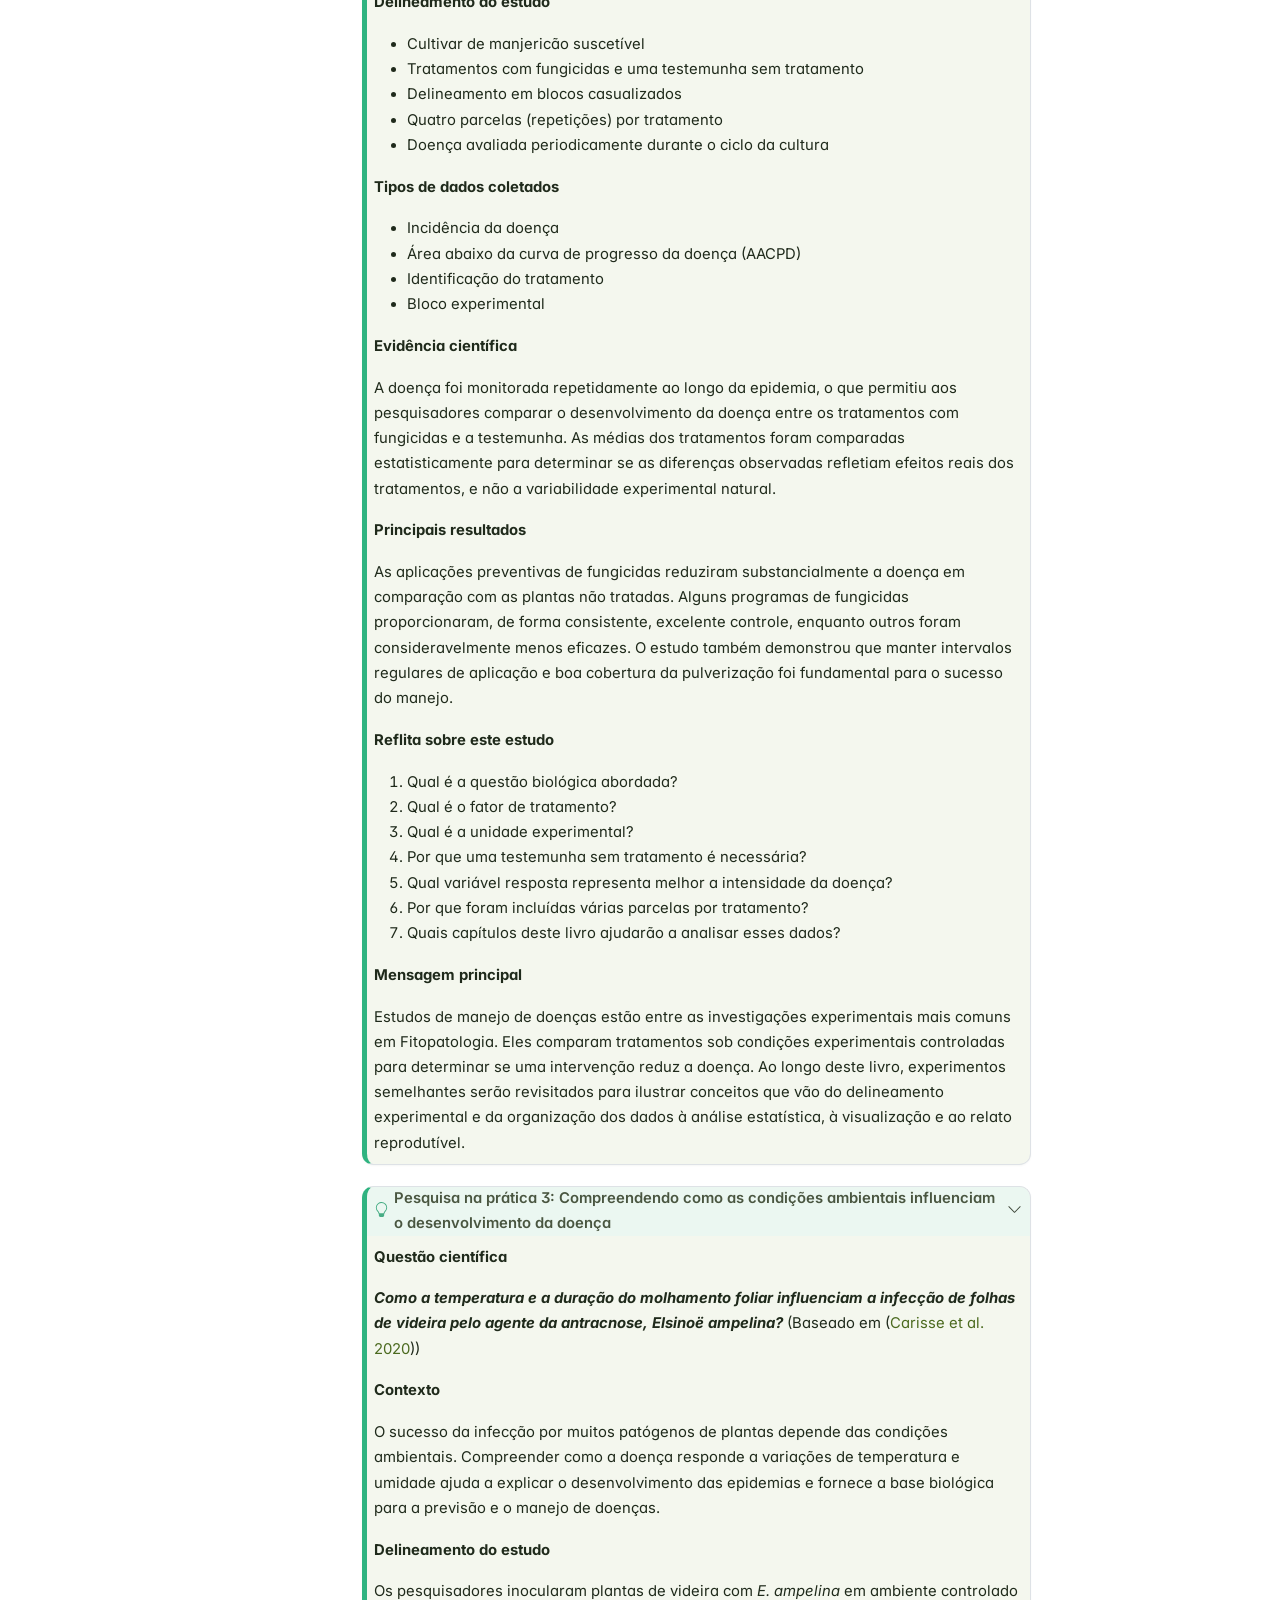
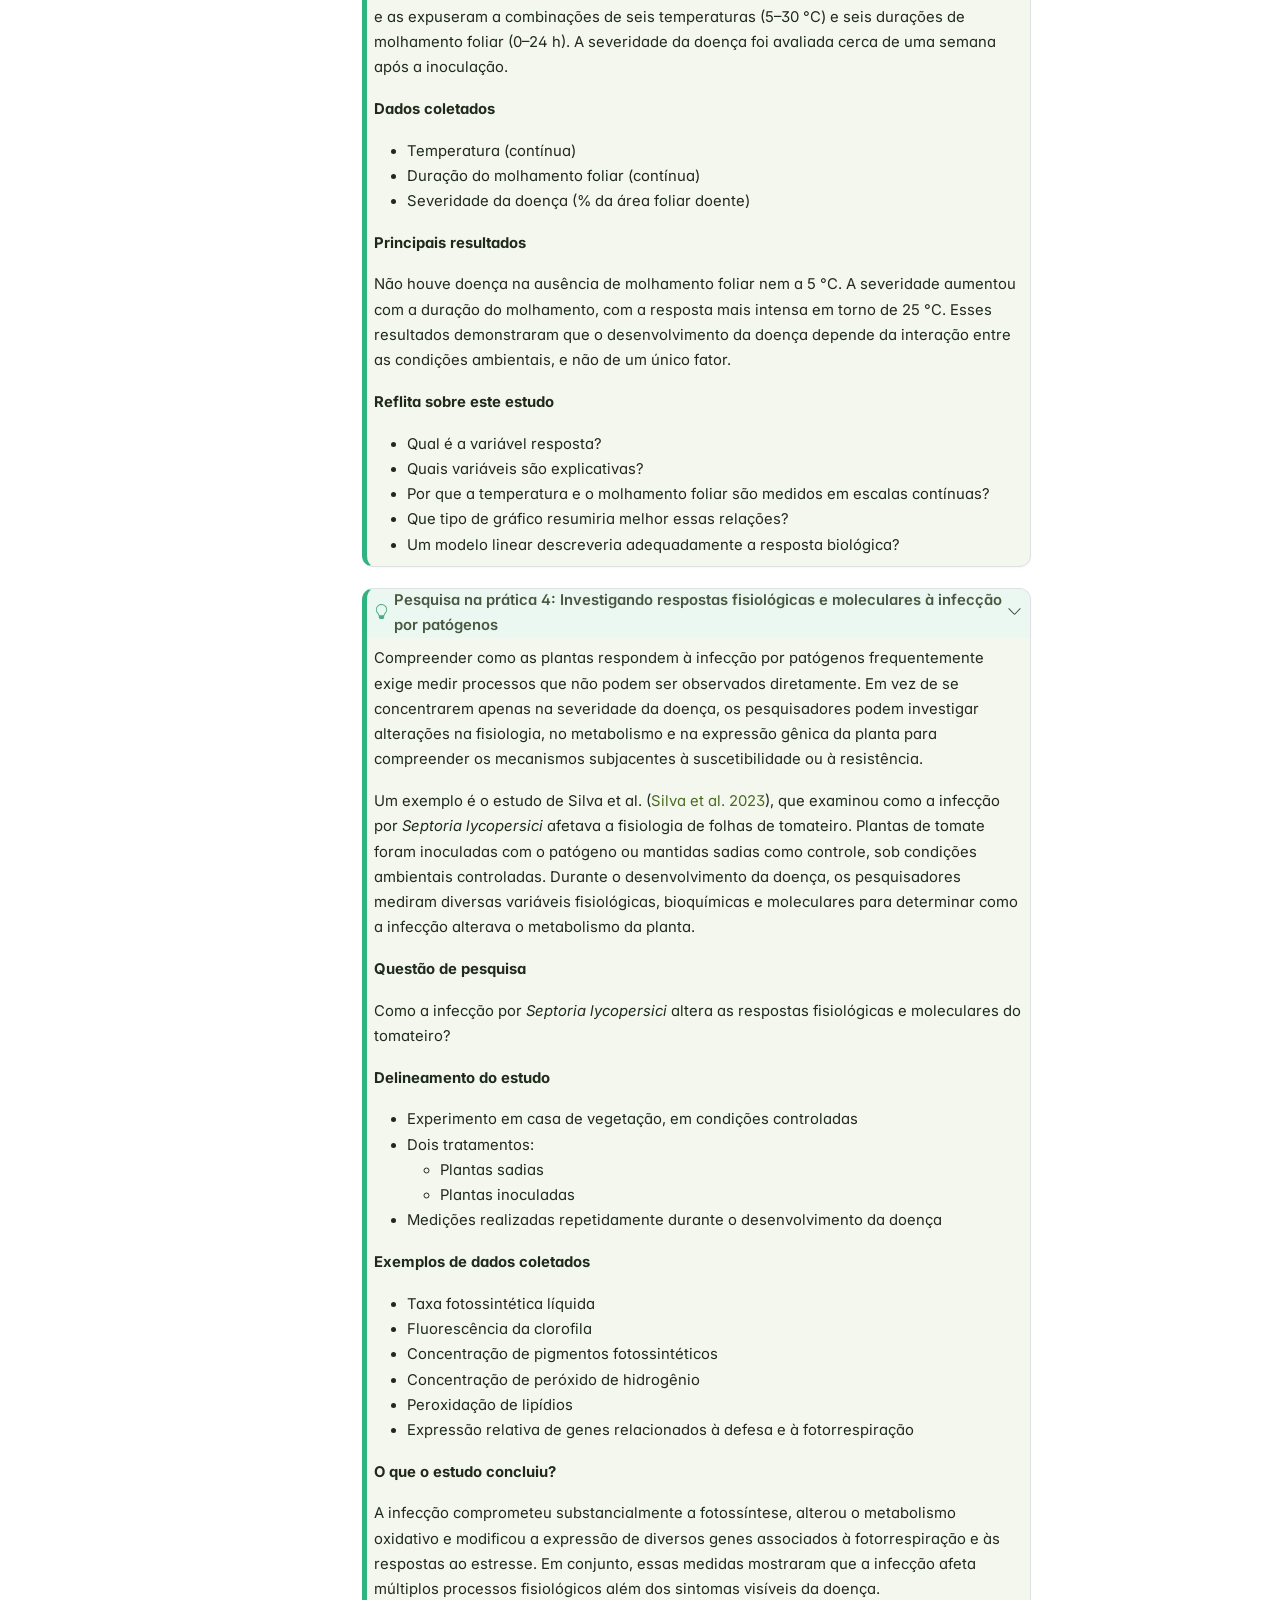
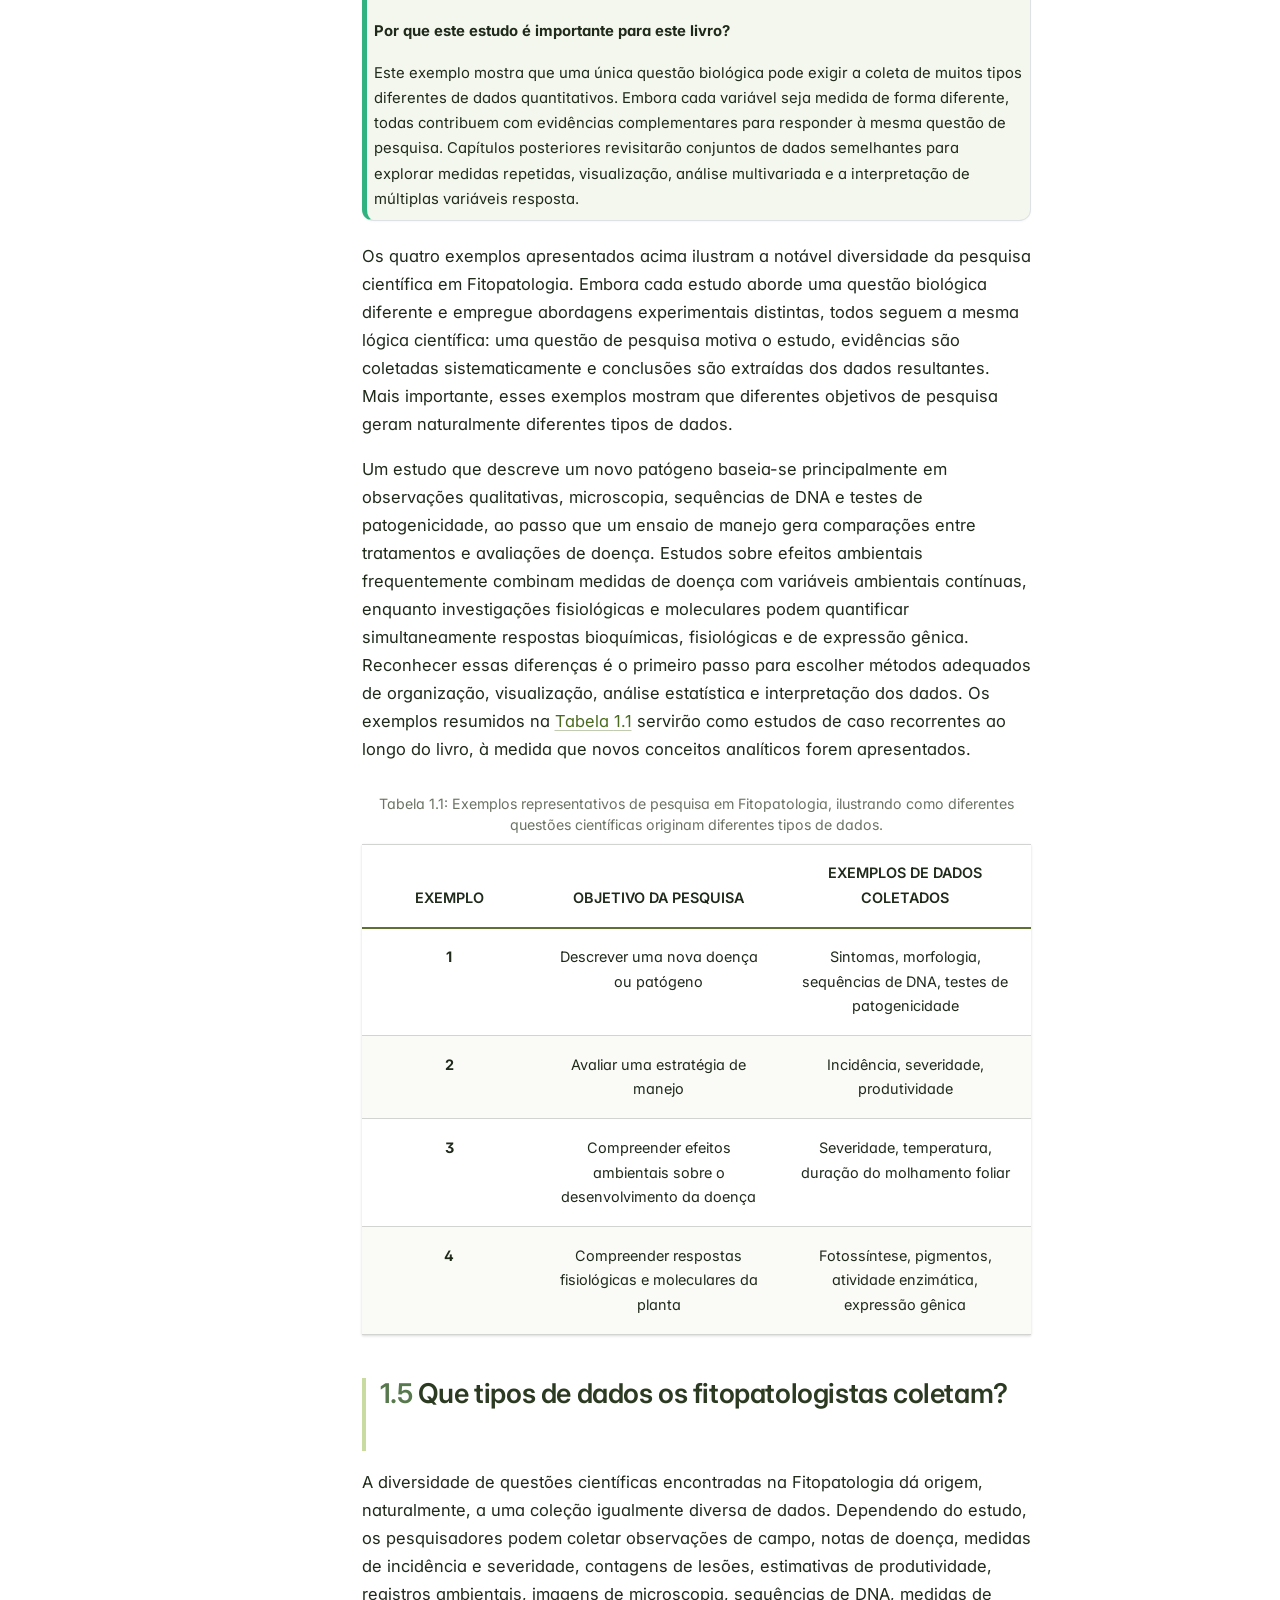
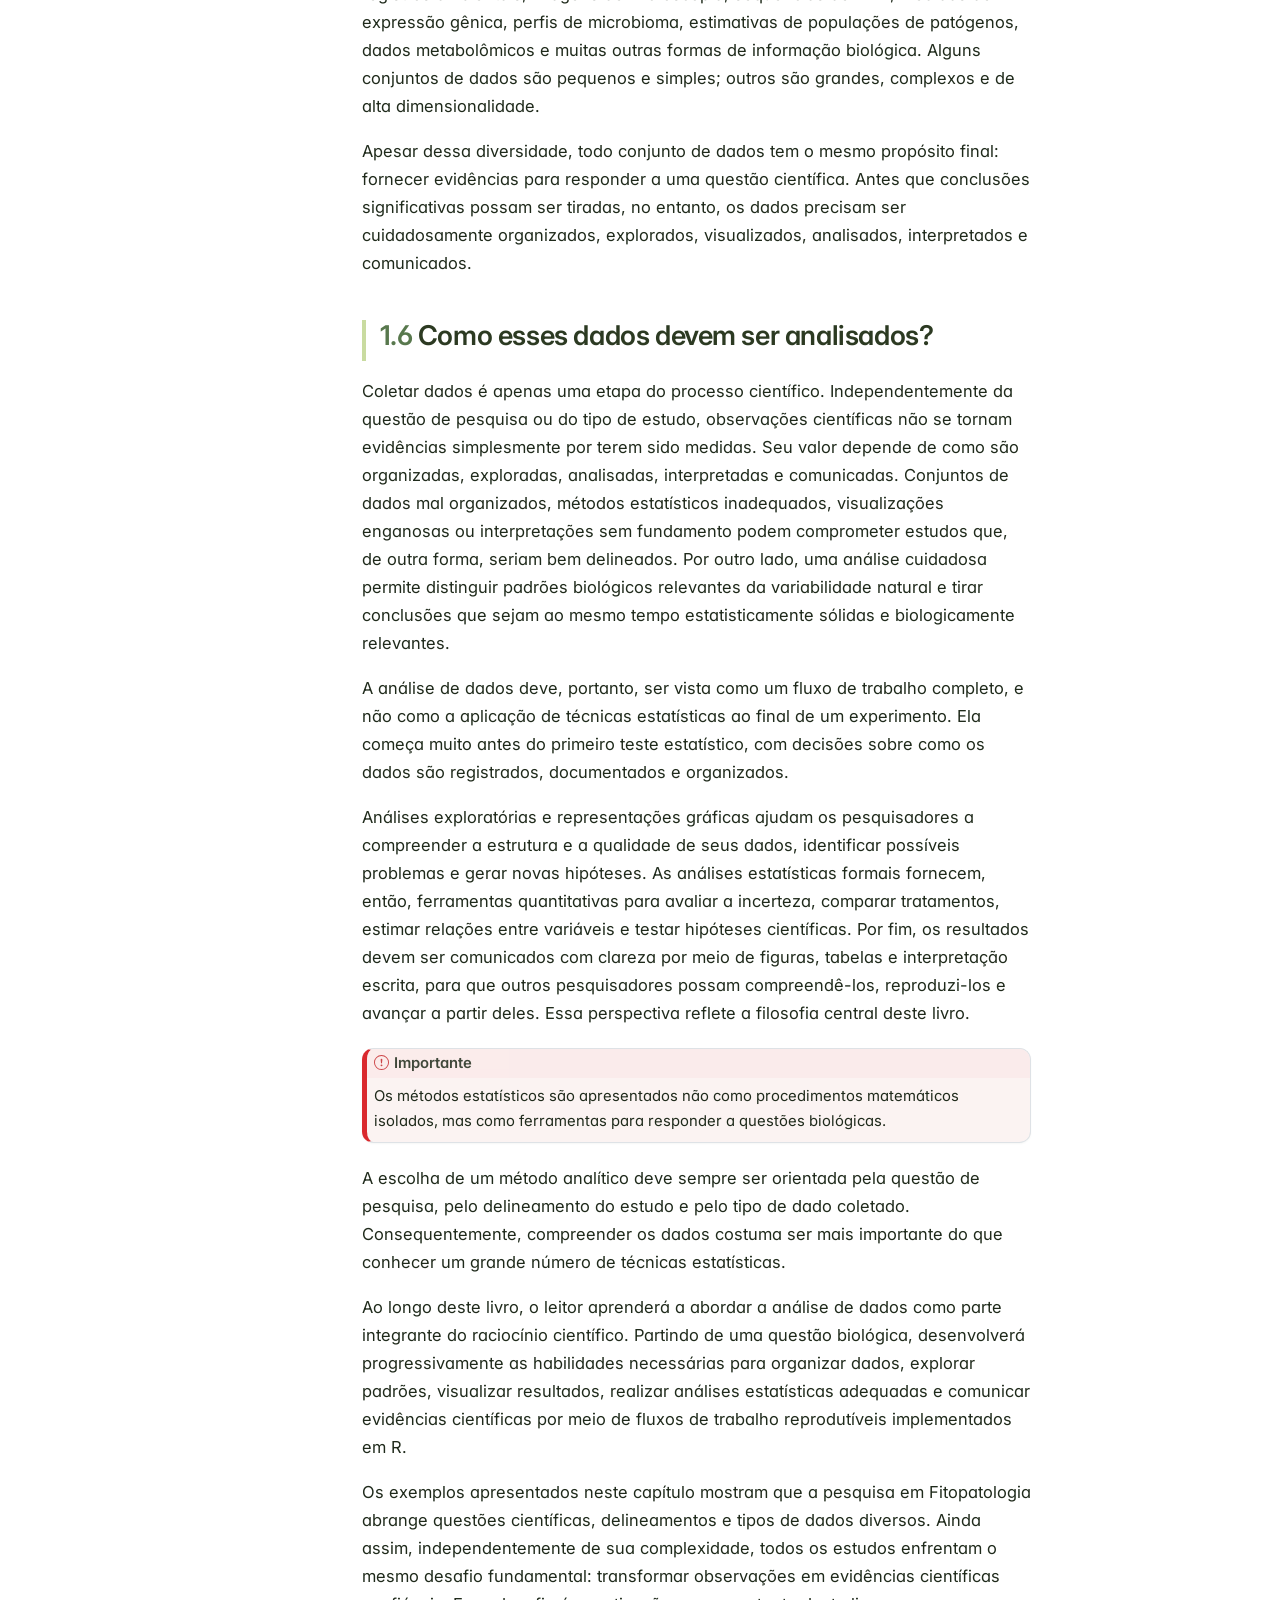
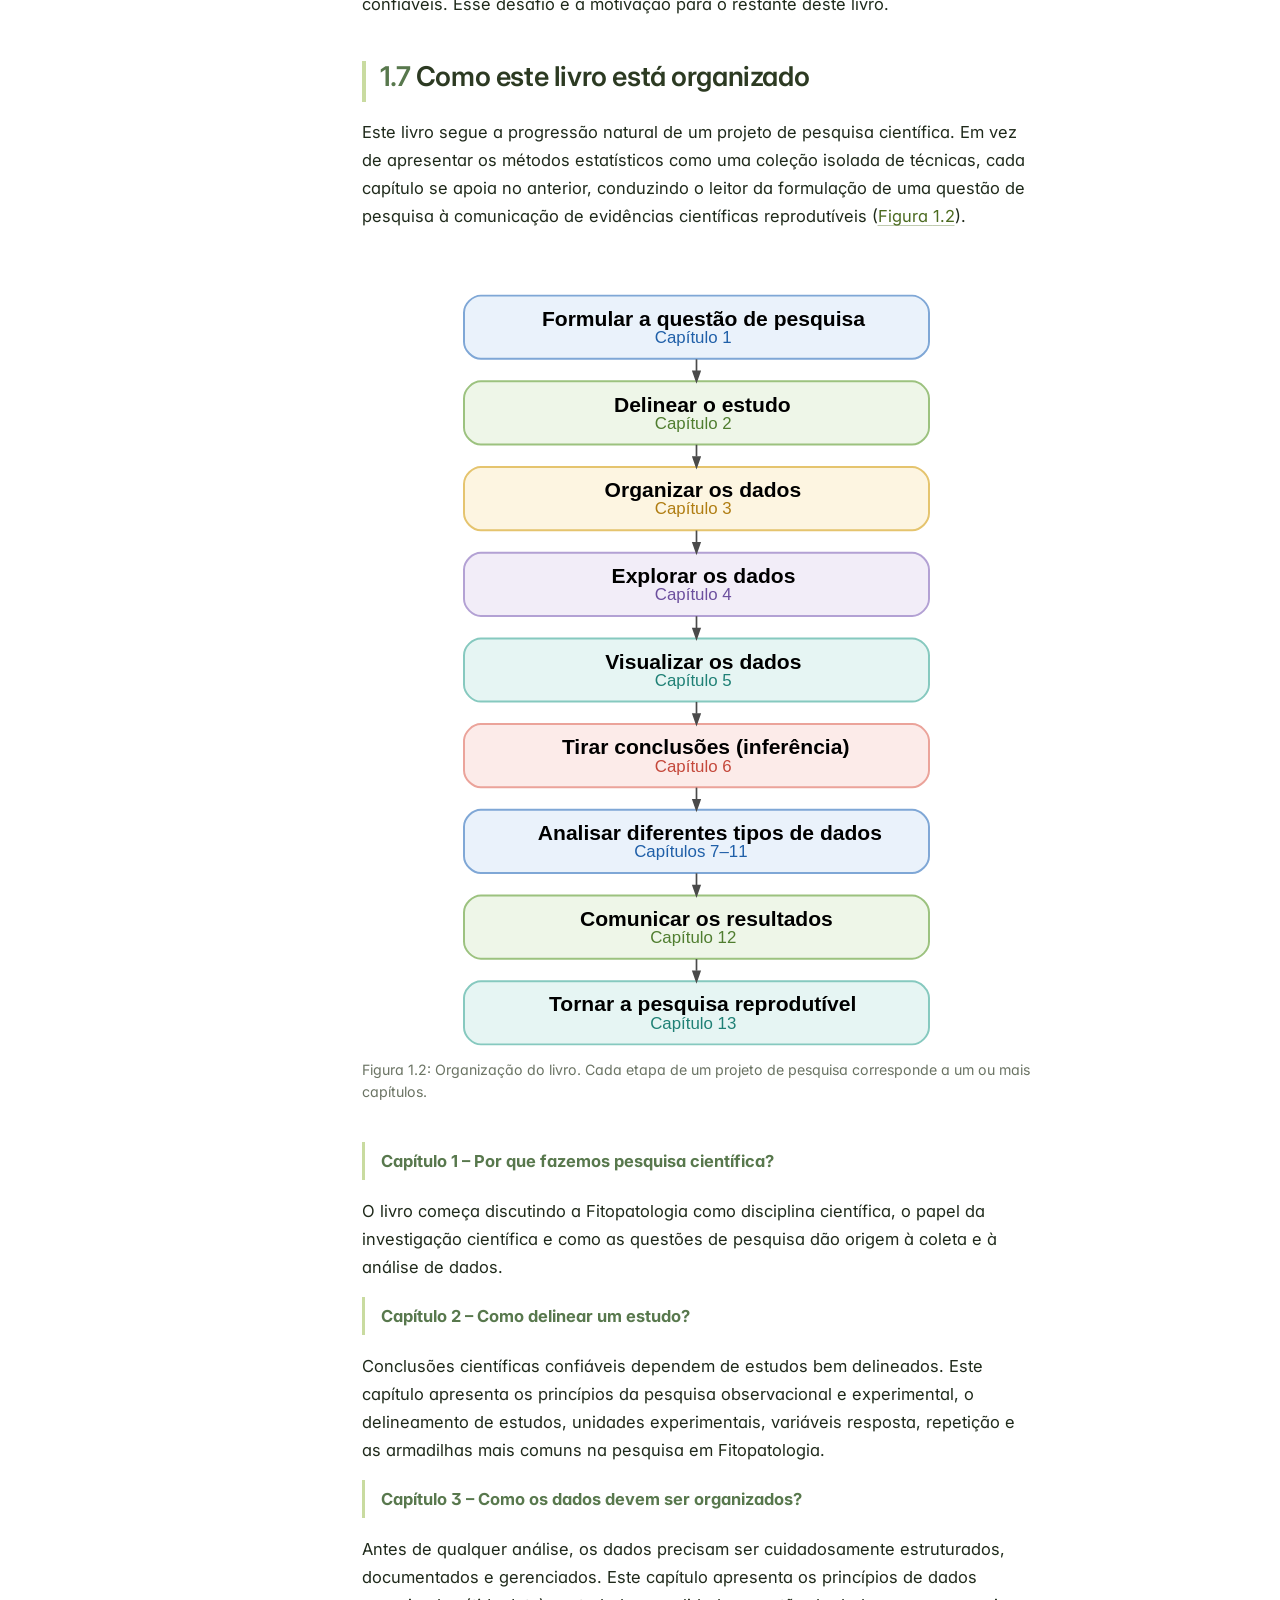
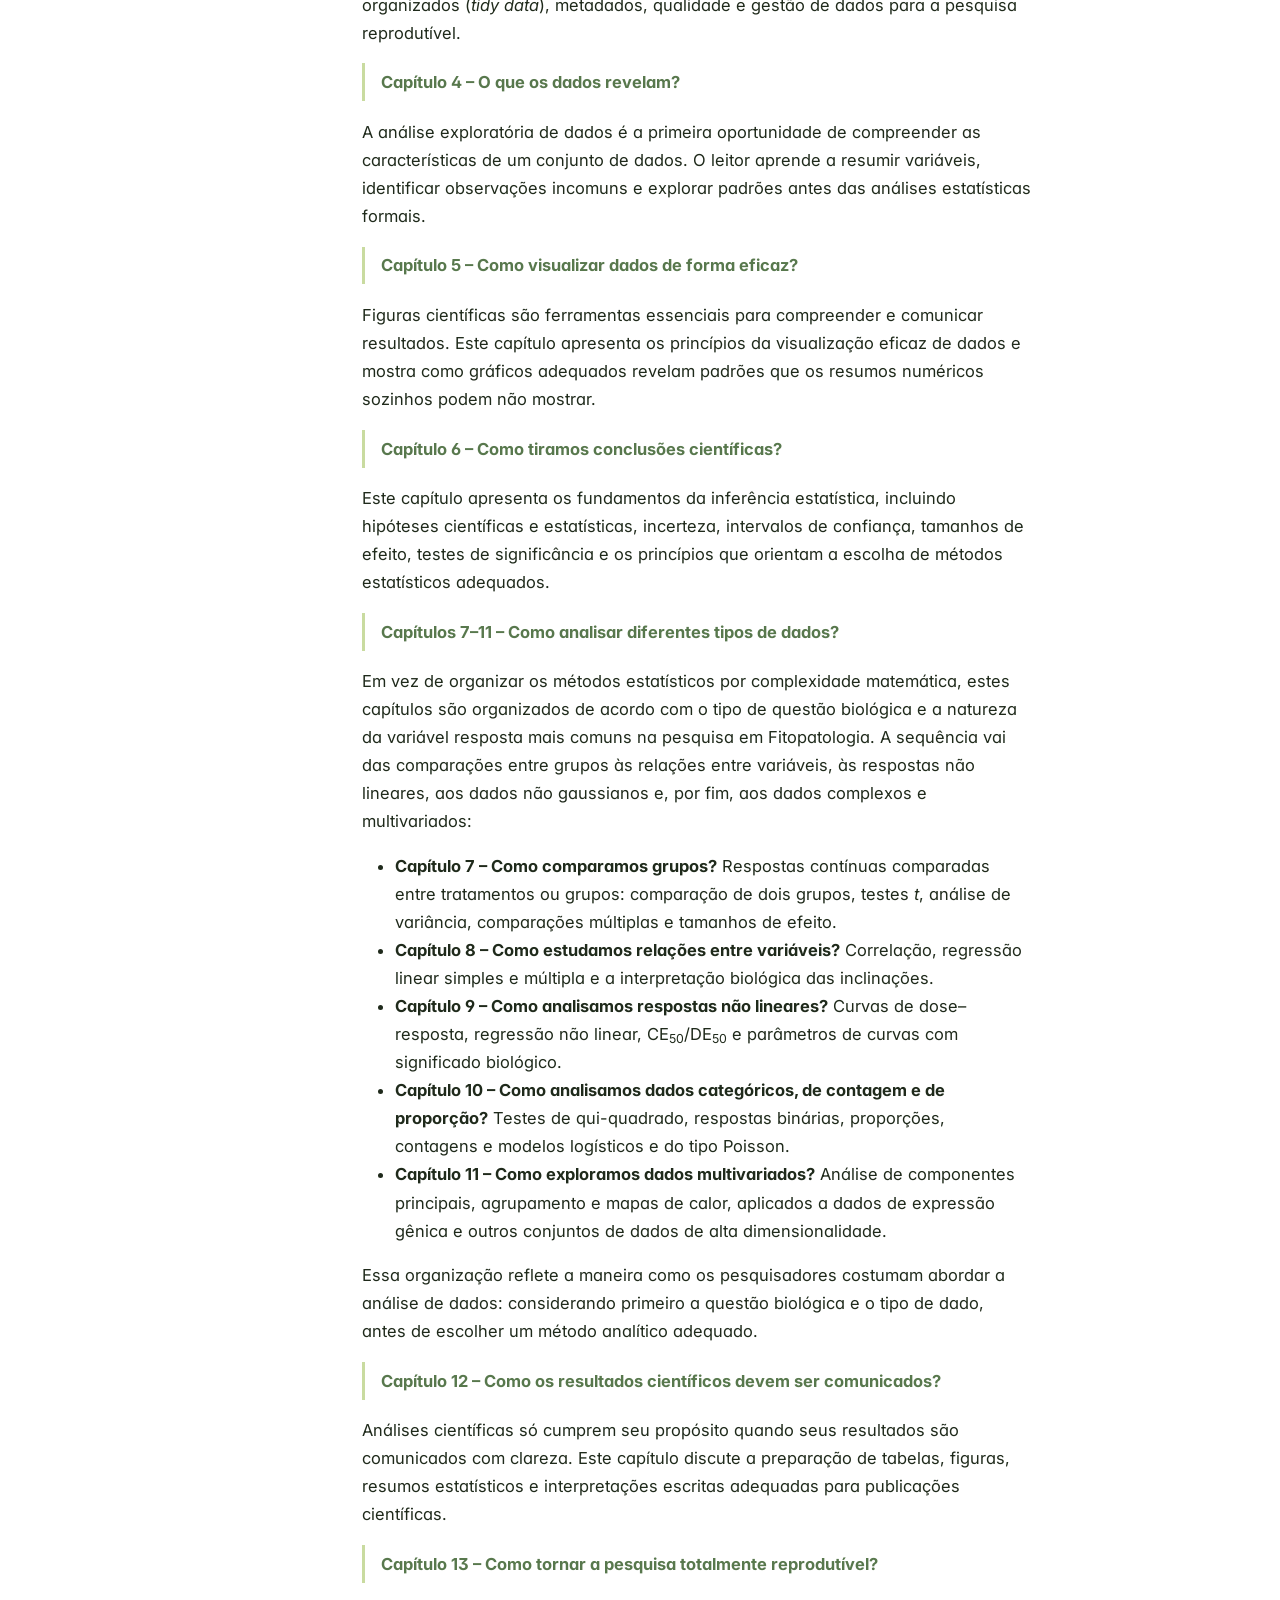
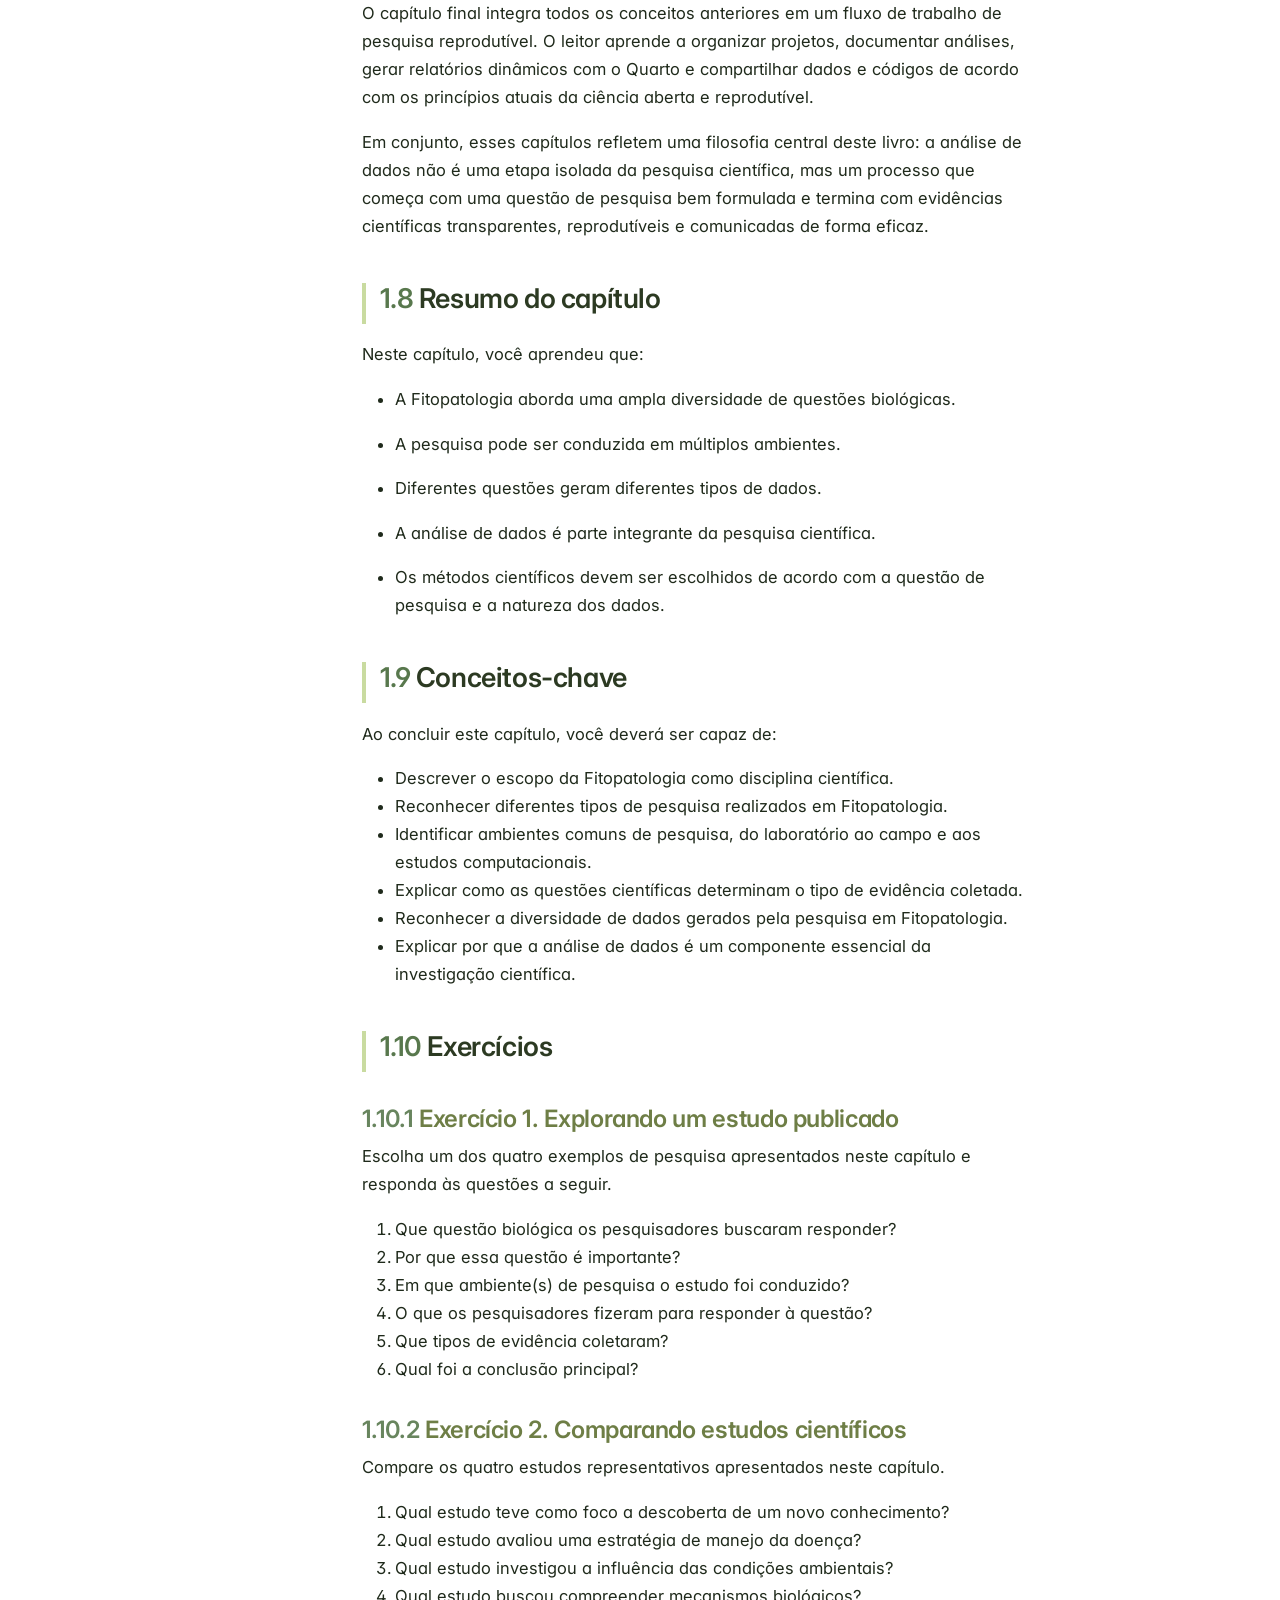
<file: docs/chapter1.html>
<!DOCTYPE html>
<html xmlns="http://www.w3.org/1999/xhtml" lang="pt-BR" xml:lang="pt-BR"><head>

<meta charset="utf-8">
<meta name="generator" content="quarto-1.9.38">

<meta name="viewport" content="width=device-width, initial-scale=1.0, user-scalable=yes">


<title>1&nbsp; Por que pesquisar em Fitopatologia? – Análise e Visualização de Dados em Fitopatologia</title>
<style>
/* Default styles provided by pandoc.
** See https://pandoc.org/MANUAL.html#variables-for-html for config info.
*/
code{white-space: pre-wrap;}
span.smallcaps{font-variant: small-caps;}
div.columns{display: flex; gap: min(4vw, 1.5em);}
div.column{flex: auto; overflow-x: auto;}
div.hanging-indent{margin-left: 1.5em; text-indent: -1.5em;}
ul.task-list{list-style: none;}
ul.task-list li input[type="checkbox"] {
  width: 0.8em;
  margin: 0 0.8em 0.2em -1em; /* quarto-specific, see https://github.com/quarto-dev/quarto-cli/issues/4556 */ 
  vertical-align: middle;
}
/* CSS for citations */
div.csl-bib-body { }
div.csl-entry {
  clear: both;
  margin-bottom: 0em;
}
.hanging-indent div.csl-entry {
  margin-left:2em;
  text-indent:-2em;
}
div.csl-left-margin {
  min-width:2em;
  float:left;
}
div.csl-right-inline {
  margin-left:2em;
  padding-left:1em;
}
div.csl-indent {
  margin-left: 2em;
}</style>


<script src="site_libs/quarto-nav/quarto-nav.js"></script>
<script src="site_libs/quarto-nav/headroom.min.js"></script>
<script src="site_libs/clipboard/clipboard.min.js"></script>
<script src="site_libs/quarto-search/autocomplete.umd.js"></script>
<script src="site_libs/quarto-search/fuse.min.js"></script>
<script src="site_libs/quarto-search/quarto-search.js"></script>
<meta name="quarto:offset" content="./">
<link href="./chapter2.html" rel="next">
<link href="./index.html" rel="prev">
<script src="site_libs/quarto-html/quarto.js" type="module"></script>
<script src="site_libs/quarto-html/tabsets/tabsets.js" type="module"></script>
<script src="site_libs/quarto-html/popper.min.js"></script>
<script src="site_libs/quarto-html/tippy.umd.min.js"></script>
<script src="site_libs/quarto-html/anchor.min.js"></script>
<link href="site_libs/quarto-html/tippy.css" rel="stylesheet">
<link href="site_libs/quarto-html/quarto-syntax-highlighting-83f05a120baf2fc1bde2a4009a52b236.css" rel="stylesheet" id="quarto-text-highlighting-styles">
<script src="site_libs/bootstrap/bootstrap.min.js"></script>
<link href="site_libs/bootstrap/bootstrap-icons.css" rel="stylesheet">
<link href="site_libs/bootstrap/bootstrap-a80f51e399cada09c095df7ee7e40398.min.css" rel="stylesheet" append-hash="true" id="quarto-bootstrap" data-mode="light">
<script id="quarto-search-options" type="application/json">{
  "location": "sidebar",
  "copy-button": false,
  "collapse-after": 3,
  "panel-placement": "start",
  "type": "textbox",
  "limit": 50,
  "keyboard-shortcut": [
    "f",
    "/",
    "s"
  ],
  "show-item-context": false,
  "language": {
    "search-no-results-text": "Nenhum resultado",
    "search-matching-documents-text": "documentos correspondentes",
    "search-copy-link-title": "Copiar link para a busca",
    "search-hide-matches-text": "Esconder correspondências adicionais",
    "search-more-match-text": "mais correspondência neste documento",
    "search-more-matches-text": "mais correspondências neste documento",
    "search-clear-button-title": "Limpar",
    "search-text-placeholder": "",
    "search-detached-cancel-button-title": "Cancelar",
    "search-submit-button-title": "Enviar",
    "search-label": "Procurar"
  }
}</script>
<style>html{ scroll-behavior: smooth; }</style>
<script src="site_libs/htmlwidgets-1.6.4/htmlwidgets.js"></script>

<script src="site_libs/viz-1.8.2/viz.js"></script>

<link href="site_libs/DiagrammeR-styles-0.2/styles.css" rel="stylesheet">

<script src="site_libs/grViz-binding-1.0.12/grViz.js"></script>



</head>

<body class="nav-sidebar docked quarto-light">

<div id="quarto-search-results"></div>
  <header id="quarto-header" class="headroom fixed-top">
  <nav class="quarto-secondary-nav">
    <div class="container-fluid d-flex">
      <button type="button" class="quarto-btn-toggle btn" data-bs-toggle="collapse" role="button" data-bs-target=".quarto-sidebar-collapse-item" aria-controls="quarto-sidebar" aria-expanded="false" aria-label="Alternar barra lateral" onclick="if (window.quartoToggleHeadroom) { window.quartoToggleHeadroom(); }">
        <i class="bi bi-layout-text-sidebar-reverse"></i>
      </button>
        <nav class="quarto-page-breadcrumbs" aria-label="breadcrumb"><ol class="breadcrumb"><li class="breadcrumb-item"><a href="./chapter1.html"><span class="chapter-number">1</span>&nbsp; <span class="chapter-title">Pesquisa em Fitopatologia</span></a></li></ol></nav>
        <a class="flex-grow-1" role="navigation" data-bs-toggle="collapse" data-bs-target=".quarto-sidebar-collapse-item" aria-controls="quarto-sidebar" aria-expanded="false" aria-label="Alternar barra lateral" onclick="if (window.quartoToggleHeadroom) { window.quartoToggleHeadroom(); }">      
        </a>
      <button type="button" class="btn quarto-search-button" aria-label="Procurar" onclick="window.quartoOpenSearch();">
        <i class="bi bi-search"></i>
      </button>
    </div>
  </nav>
</header>
<!-- content -->
<div id="quarto-content" class="quarto-container page-columns page-rows-contents page-layout-article">
<!-- sidebar -->
  <nav id="quarto-sidebar" class="sidebar collapse collapse-horizontal quarto-sidebar-collapse-item sidebar-navigation docked overflow-auto">
    <div class="pt-lg-2 mt-2 text-left sidebar-header">
    <div class="sidebar-title mb-0 py-0">
      <a href="./">Análise e Visualização de Dados em Fitopatologia</a> 
        <div class="sidebar-tools-main">
    <a href="./analise-dados-fitopatologia.pdf" title="Baixar PDF" class="quarto-navigation-tool px-1" aria-label="Baixar PDF"><i class="bi bi-file-pdf"></i></a>
</div>
    </div>
      </div>
        <div class="mt-2 flex-shrink-0 align-items-center">
        <div class="sidebar-search">
        <div id="quarto-search" class="" title="Procurar"></div>
        </div>
        </div>
    <div class="sidebar-menu-container"> 
    <ul class="list-unstyled mt-1">
        <li class="sidebar-item">
  <div class="sidebar-item-container"> 
  <a href="./index.html" class="sidebar-item-text sidebar-link">
 <span class="menu-text">Boas-vindas</span></a>
  </div>
</li>
        <li class="sidebar-item">
  <div class="sidebar-item-container"> 
  <a href="./chapter1.html" class="sidebar-item-text sidebar-link active">
 <span class="menu-text"><span class="chapter-number">1</span>&nbsp; <span class="chapter-title">Pesquisa em Fitopatologia</span></span></a>
  </div>
</li>
        <li class="sidebar-item">
  <div class="sidebar-item-container"> 
  <a href="./chapter2.html" class="sidebar-item-text sidebar-link">
 <span class="menu-text"><span class="chapter-number">2</span>&nbsp; <span class="chapter-title">Delineamento de estudos</span></span></a>
  </div>
</li>
        <li class="sidebar-item">
  <div class="sidebar-item-container"> 
  <a href="./chapter3.html" class="sidebar-item-text sidebar-link">
 <span class="menu-text"><span class="chapter-number">3</span>&nbsp; <span class="chapter-title">Organização dos dados</span></span></a>
  </div>
</li>
        <li class="sidebar-item">
  <div class="sidebar-item-container"> 
  <a href="./chapter4.html" class="sidebar-item-text sidebar-link">
 <span class="menu-text"><span class="chapter-number">4</span>&nbsp; <span class="chapter-title">Análise exploratória</span></span></a>
  </div>
</li>
        <li class="sidebar-item">
  <div class="sidebar-item-container"> 
  <a href="./chapter5.html" class="sidebar-item-text sidebar-link">
 <span class="menu-text"><span class="chapter-number">5</span>&nbsp; <span class="chapter-title">Visualização de dados</span></span></a>
  </div>
</li>
        <li class="sidebar-item">
  <div class="sidebar-item-container"> 
  <a href="./chapter6.html" class="sidebar-item-text sidebar-link">
 <span class="menu-text"><span class="chapter-number">6</span>&nbsp; <span class="chapter-title">Inferência estatística</span></span></a>
  </div>
</li>
        <li class="sidebar-item">
  <div class="sidebar-item-container"> 
  <a href="./chapter7.html" class="sidebar-item-text sidebar-link">
 <span class="menu-text"><span class="chapter-number">7</span>&nbsp; <span class="chapter-title">Comparação de grupos</span></span></a>
  </div>
</li>
        <li class="sidebar-item">
  <div class="sidebar-item-container"> 
  <a href="./chapter8.html" class="sidebar-item-text sidebar-link">
 <span class="menu-text"><span class="chapter-number">8</span>&nbsp; <span class="chapter-title">Relações entre variáveis</span></span></a>
  </div>
</li>
        <li class="sidebar-item">
  <div class="sidebar-item-container"> 
  <a href="./chapter9.html" class="sidebar-item-text sidebar-link">
 <span class="menu-text"><span class="chapter-number">9</span>&nbsp; <span class="chapter-title">Respostas não lineares</span></span></a>
  </div>
</li>
        <li class="sidebar-item">
  <div class="sidebar-item-container"> 
  <a href="./chapter10.html" class="sidebar-item-text sidebar-link">
 <span class="menu-text"><span class="chapter-number">10</span>&nbsp; <span class="chapter-title">Dados categóricos e de contagem</span></span></a>
  </div>
</li>
        <li class="sidebar-item">
  <div class="sidebar-item-container"> 
  <a href="./chapter11.html" class="sidebar-item-text sidebar-link">
 <span class="menu-text"><span class="chapter-number">11</span>&nbsp; <span class="chapter-title">Dados multivariados</span></span></a>
  </div>
</li>
        <li class="sidebar-item">
  <div class="sidebar-item-container"> 
  <a href="./chapter12.html" class="sidebar-item-text sidebar-link">
 <span class="menu-text"><span class="chapter-number">12</span>&nbsp; <span class="chapter-title">Comunicação dos resultados</span></span></a>
  </div>
</li>
        <li class="sidebar-item">
  <div class="sidebar-item-container"> 
  <a href="./chapter13.html" class="sidebar-item-text sidebar-link">
 <span class="menu-text"><span class="chapter-number">13</span>&nbsp; <span class="chapter-title">Pesquisa reprodutível</span></span></a>
  </div>
</li>
        <li class="sidebar-item">
  <div class="sidebar-item-container"> 
  <a href="./references.html" class="sidebar-item-text sidebar-link">
 <span class="menu-text">Referências</span></a>
  </div>
</li>
    </ul>
    </div>
</nav>
<div id="quarto-sidebar-glass" class="quarto-sidebar-collapse-item" data-bs-toggle="collapse" data-bs-target=".quarto-sidebar-collapse-item"></div>
<!-- margin-sidebar -->
    <div id="quarto-margin-sidebar" class="sidebar margin-sidebar">
        <nav id="TOC" role="doc-toc" class="toc-active">
    <h2 id="toc-title">Nesta página</h2>
   
  <ul>
  <li><a href="#o-que-é-fitopatologia" id="toc-o-que-é-fitopatologia" class="nav-link active" data-scroll-target="#o-que-é-fitopatologia"><span class="header-section-number">1.1</span> O que é Fitopatologia?</a></li>
  <li><a href="#que-tipos-de-pesquisa-são-realizados-em-fitopatologia" id="toc-que-tipos-de-pesquisa-são-realizados-em-fitopatologia" class="nav-link" data-scroll-target="#que-tipos-de-pesquisa-são-realizados-em-fitopatologia"><span class="header-section-number">1.2</span> Que tipos de pesquisa são realizados em Fitopatologia?</a></li>
  <li><a href="#onde-a-pesquisa-em-fitopatologia-é-realizada" id="toc-onde-a-pesquisa-em-fitopatologia-é-realizada" class="nav-link" data-scroll-target="#onde-a-pesquisa-em-fitopatologia-é-realizada"><span class="header-section-number">1.3</span> Onde a pesquisa em Fitopatologia é realizada?</a></li>
  <li><a href="#estudos-representativos" id="toc-estudos-representativos" class="nav-link" data-scroll-target="#estudos-representativos"><span class="header-section-number">1.4</span> Estudos representativos</a></li>
  <li><a href="#que-tipos-de-dados-os-fitopatologistas-coletam" id="toc-que-tipos-de-dados-os-fitopatologistas-coletam" class="nav-link" data-scroll-target="#que-tipos-de-dados-os-fitopatologistas-coletam"><span class="header-section-number">1.5</span> Que tipos de dados os fitopatologistas coletam?</a></li>
  <li><a href="#como-esses-dados-devem-ser-analisados" id="toc-como-esses-dados-devem-ser-analisados" class="nav-link" data-scroll-target="#como-esses-dados-devem-ser-analisados"><span class="header-section-number">1.6</span> Como esses dados devem ser analisados?</a></li>
  <li><a href="#como-este-livro-está-organizado" id="toc-como-este-livro-está-organizado" class="nav-link" data-scroll-target="#como-este-livro-está-organizado"><span class="header-section-number">1.7</span> Como este livro está organizado</a></li>
  <li><a href="#resumo-do-capítulo" id="toc-resumo-do-capítulo" class="nav-link" data-scroll-target="#resumo-do-capítulo"><span class="header-section-number">1.8</span> Resumo do capítulo</a></li>
  <li><a href="#conceitos-chave" id="toc-conceitos-chave" class="nav-link" data-scroll-target="#conceitos-chave"><span class="header-section-number">1.9</span> Conceitos-chave</a></li>
  <li><a href="#exercícios" id="toc-exercícios" class="nav-link" data-scroll-target="#exercícios"><span class="header-section-number">1.10</span> Exercícios</a>
  <ul class="collapse">
  <li><a href="#exercício-1.-explorando-um-estudo-publicado" id="toc-exercício-1.-explorando-um-estudo-publicado" class="nav-link" data-scroll-target="#exercício-1.-explorando-um-estudo-publicado"><span class="header-section-number">1.10.1</span> Exercício 1. Explorando um estudo publicado</a></li>
  <li><a href="#exercício-2.-comparando-estudos-científicos" id="toc-exercício-2.-comparando-estudos-científicos" class="nav-link" data-scroll-target="#exercício-2.-comparando-estudos-científicos"><span class="header-section-number">1.10.2</span> Exercício 2. Comparando estudos científicos</a></li>
  <li><a href="#exercício-3.-lendo-um-artigo-científico" id="toc-exercício-3.-lendo-um-artigo-científico" class="nav-link" data-scroll-target="#exercício-3.-lendo-um-artigo-científico"><span class="header-section-number">1.10.3</span> Exercício 3. Lendo um artigo científico</a></li>
  <li><a href="#exercício-4.-pensando-como-um-cientista" id="toc-exercício-4.-pensando-como-um-cientista" class="nav-link" data-scroll-target="#exercício-4.-pensando-como-um-cientista"><span class="header-section-number">1.10.4</span> Exercício 4. Pensando como um cientista</a></li>
  </ul></li>
  <li><a href="#reflexão" id="toc-reflexão" class="nav-link" data-scroll-target="#reflexão"><span class="header-section-number">1.11</span> Reflexão</a></li>
  <li><a href="#próximos-passos" id="toc-próximos-passos" class="nav-link" data-scroll-target="#próximos-passos"><span class="header-section-number">1.12</span> Próximos passos</a></li>
  </ul>
</nav>
    </div>
<!-- main -->
<main class="content" id="quarto-document-content">

<header id="title-block-header" class="quarto-title-block default">
<div class="quarto-title">
<h1 class="title"><span class="chapter-number">1</span>&nbsp; <span class="chapter-title">Por que pesquisar em Fitopatologia?</span></h1>
</div>



<div class="quarto-title-meta">

    
  
    
  </div>
  


</header>


<section id="o-que-é-fitopatologia" class="level2" data-number="1.1">
<h2 data-number="1.1" class="anchored" data-anchor-id="o-que-é-fitopatologia"><span class="header-section-number">1.1</span> O que é Fitopatologia?</h2>
<p>A Fitopatologia é a disciplina científica dedicada a compreender as doenças de plantas, incluindo suas causas, os mecanismos subjacentes às interações entre hospedeiros, patógenos e ambiente, os fatores que influenciam o desenvolvimento das doenças e os princípios que fundamentam o seu manejo eficaz <span class="citation" data-cites="agrios2005">(<a href="references.html#ref-agrios2005" role="doc-biblioref">AGRIOS 2005</a>)</span>. Como as doenças de plantas afetam a produção agrícola, a segurança alimentar, os ecossistemas naturais e o comércio internacional, a Fitopatologia integra conceitos e métodos de diversas áreas, como microbiologia, genética, biologia molecular, ecologia, agronomia e ciência de dados <span class="citation" data-cites="OLIVER20243">(<a href="references.html#ref-OLIVER20243" role="doc-biblioref">Oliver 2024</a>)</span>.</p>
</section>
<section id="que-tipos-de-pesquisa-são-realizados-em-fitopatologia" class="level2" data-number="1.2">
<h2 data-number="1.2" class="anchored" data-anchor-id="que-tipos-de-pesquisa-são-realizados-em-fitopatologia"><span class="header-section-number">1.2</span> Que tipos de pesquisa são realizados em Fitopatologia?</h2>
<p>A pesquisa em Fitopatologia abrange um amplo espectro de atividades científicas. As investigações podem descrever novas doenças ou patógenos, caracterizar mecanismos biológicos ou moleculares, avaliar estratégias de manejo, quantificar perdas de produção, investigar epidemias, desenvolver modelos de previsão ou sintetizar evidências de vários estudos. Esses objetivos diversos geram formas igualmente diversas de dados científicos e exigem abordagens analíticas adequadas tanto à questão de pesquisa quanto à natureza das observações coletadas.</p>
<p>Embora esses estudos difiram substancialmente em seus objetivos, todos compartilham uma meta comum: responder a questões biológicas por meio da coleta, análise e interpretação sistemáticas de evidências científicas. Seja o objetivo identificar um patógeno até então desconhecido, avaliar uma estratégia de manejo, compreender os fatores ambientais que impulsionam as epidemias ou investigar os mecanismos moleculares das interações patógeno–hospedeiro, o progresso científico depende de transformar observações em evidências confiáveis.</p>
</section>
<section id="onde-a-pesquisa-em-fitopatologia-é-realizada" class="level2" data-number="1.3">
<h2 data-number="1.3" class="anchored" data-anchor-id="onde-a-pesquisa-em-fitopatologia-é-realizada"><span class="header-section-number">1.3</span> Onde a pesquisa em Fitopatologia é realizada?</h2>
<p>A diversidade da pesquisa em Fitopatologia também se reflete nos ambientes em que os estudos são conduzidos. As investigações podem ser realizadas <em>in silico</em>, por meio de modelos computacionais e simulações; <em>in vitro</em>, sob condições controladas de laboratório; <em>in planta</em>, em câmaras de crescimento ou casas de vegetação; no campo, por meio de experimentos conduzidos sob condições agrícolas naturais; ou em escalas espaciais e temporais mais amplas, incluindo estudos em nível de paisagem e de região que investigam a dinâmica das doenças em vários campos, ambientes ou safras. Outros estudos concentram-se nas interações patógeno–hospedeiro nos níveis celular, fisiológico ou molecular, enquanto o monitoramento de longo prazo fornece informações sobre o desenvolvimento das doenças ao longo do tempo (<a href="#fig-chapter1-1" class="quarto-xref">Figura&nbsp;<span>1.1</span></a>). Cada um desses ambientes de pesquisa responde a questões biológicas distintas, opera em diferentes escalas espaciais e temporais e gera dados com características próprias. Em conjunto, eles oferecem perspectivas complementares que contribuem para uma compreensão mais abrangente das doenças de plantas.</p>
<div class="cell" data-layout-align="center">
<div class="cell-output-display">
<div id="fig-chapter1-1" class="quarto-float quarto-figure quarto-figure-center anchored" data-fig-align="center">
<figure class="quarto-float quarto-float-fig figure">
<div aria-describedby="fig-chapter1-1-caption-0ceaefa1-69ba-4598-a22c-09a6ac19f8ca">
<img src="chapter1_files/figure-html/fig-chapter1-1-1.png" class="img-fluid quarto-figure quarto-figure-center figure-img" style="width:80.0%">
</div>
<figcaption class="quarto-float-caption-bottom quarto-float-caption quarto-float-fig" id="fig-chapter1-1-caption-0ceaefa1-69ba-4598-a22c-09a6ac19f8ca">
Figura&nbsp;1.1: Principais ambientes de pesquisa em Fitopatologia. Cada ambiente responde a questões de pesquisa distintas e gera formas complementares de evidência científica.
</figcaption>
</figure>
</div>
</div>
</div>
</section>
<section id="estudos-representativos" class="level2" data-number="1.4">
<h2 data-number="1.4" class="anchored" data-anchor-id="estudos-representativos"><span class="header-section-number">1.4</span> Estudos representativos</h2>
<p>A amplitude da Fitopatologia talvez seja mais bem apreciada por meio de estudos representativos. Embora as investigações individuais difiram em seus objetivos, delineamentos e métodos analíticos, todas seguem o mesmo processo científico fundamental: uma questão biológica motiva o estudo, evidências são coletadas sistematicamente e conclusões são extraídas dos dados resultantes. Os quatro exemplos apresentados a seguir ilustram tipos comuns de pesquisa em Fitopatologia e a diversidade de questões científicas abordadas pelos pesquisadores. Juntos, eles cobrem boa parte da disciplina — da descoberta de novos patógenos e da avaliação de estratégias de manejo à compreensão das influências ambientais sobre o desenvolvimento das doenças e à investigação de mecanismos moleculares. Ao longo deste livro, esses exemplos serão revisitados para mostrar como diferentes questões científicas levam naturalmente a diferentes delineamentos, tipos de dados e abordagens analíticas.</p>
<div class="callout callout-style-default callout-tip callout-titled" title="Pesquisa na prática 1: Descobrindo uma nova doença de planta">
<div class="callout-header d-flex align-content-center" data-bs-toggle="collapse" data-bs-target=".callout-1-contents" aria-controls="callout-1" aria-expanded="true" aria-label="Toggle callout">
<div class="callout-icon-container">
<i class="callout-icon"></i>
</div>
<div class="callout-title-container flex-fill">
<span class="screen-reader-only">Dica</span>Pesquisa na prática 1: Descobrindo uma nova doença de planta
</div>
<div class="callout-btn-toggle d-inline-block border-0 py-1 ps-1 pe-0 float-end"><i class="callout-toggle"></i></div>
</div>
<div id="callout-1" class="callout-1-contents callout-collapse collapse show">
<div class="callout-body-container callout-body">
<p><strong>Questão científica</strong></p>
<p><strong><em>O que está causando uma doença até então não relatada que afeta lavouras de coentro no Brasil?</em></strong></p>
<p><strong>Contexto</strong></p>
<p>Em 2021, produtores de coentro na Bahia observaram tombamento, podridão do colo e podridão de raízes generalizados, que causaram perdas severas e tornaram a produção comercial economicamente inviável nas áreas afetadas. Como a doença ainda não havia sido associada a esse patógeno no Brasil, pesquisadores conduziram um estudo para identificar o agente causal e determinar se se tratava de um novo relato da doença <span class="citation" data-cites="silva2024">(<a href="references.html#ref-silva2024" role="doc-biblioref">Silva et al. 2024</a>)</span>.</p>
<p><strong>Ambiente do estudo</strong></p>
<ul>
<li>🌱 <strong>No campo</strong> — observação dos sintomas e coleta de plantas doentes</li>
<li>🧫 <strong>In vitro</strong> — isolamento do patógeno e caracterização morfológica</li>
<li>🧬 <strong>Laboratório de biologia molecular</strong> — sequenciamento de DNA e análises filogenéticas</li>
<li>🌿 <strong>In planta</strong> — testes de patogenicidade e confirmação dos postulados de Koch</li>
</ul>
<p><strong>Tipos de dados coletados</strong></p>
<ul>
<li>Observações de campo</li>
<li>Sintomas da doença</li>
<li>Morfologia das colônias</li>
<li>Imagens de microscopia</li>
<li>Medidas morfológicas</li>
<li>Sequências de DNA</li>
<li>Árvores filogenéticas</li>
<li>Resultados de testes de patogenicidade</li>
</ul>
<p><strong>Evidência científica</strong></p>
<p>Os pesquisadores integraram várias fontes independentes de evidência para identificar o patógeno:</p>
<ul>
<li>observação dos sintomas da doença no campo;</li>
<li>isolamento do patógeno suspeito a partir de tecidos doentes;</li>
<li>caracterização morfológica das culturas e das estruturas reprodutivas;</li>
<li>sequenciamento das regiões ITS e <em>cox2</em>, seguido de análises filogenéticas;</li>
<li>testes de patogenicidade mostrando que as plantas inoculadas desenvolveram os mesmos sintomas, seguidos do reisolamento bem-sucedido do patógeno.</li>
</ul>
<p><strong>Conclusão principal</strong></p>
<p>As evidências morfológicas, moleculares e de patogenicidade, em conjunto, demonstraram que <em>Pythium aphanidermatum</em> era o agente causal do tombamento, da podridão do colo e da podridão de raízes do coentro, constituindo o <strong>primeiro relato dessa doença no Brasil</strong>.</p>
<p><strong>Reflita sobre este estudo</strong></p>
<p>Antes de ler os próximos capítulos, considere as questões abaixo.</p>
<ol type="1">
<li>Qual era a questão biológica principal?</li>
<li>Quais ambientes de pesquisa estiveram envolvidos?</li>
<li>Quais observações eram descritivas?</li>
<li>Quais observações eram quantitativas?</li>
<li>Quais dados exigiram análise estatística?</li>
<li>Que tipos de dados foram gerados?</li>
<li>A conclusão poderia ter sido alcançada com uma única fonte de evidência?</li>
</ol>
<p><strong>Mensagem principal</strong></p>
<p>Descobertas científicas nem sempre dependem de testes de hipóteses ou de significância estatística. Em muitas áreas da Fitopatologia, conclusões robustas emergem da integração de múltiplas linhas independentes de evidência científica.</p>
</div>
</div>
</div>
<div class="callout callout-style-default callout-tip callout-titled" title="Pesquisa na prática 2: Avaliando uma estratégia de manejo da doença">
<div class="callout-header d-flex align-content-center" data-bs-toggle="collapse" data-bs-target=".callout-2-contents" aria-controls="callout-2" aria-expanded="true" aria-label="Toggle callout">
<div class="callout-icon-container">
<i class="callout-icon"></i>
</div>
<div class="callout-title-container flex-fill">
<span class="screen-reader-only">Dica</span>Pesquisa na prática 2: Avaliando uma estratégia de manejo da doença
</div>
<div class="callout-btn-toggle d-inline-block border-0 py-1 ps-1 pe-0 float-end"><i class="callout-toggle"></i></div>
</div>
<div id="callout-2" class="callout-2-contents callout-collapse collapse show">
<div class="callout-body-container callout-body">
<p><strong>Questão científica</strong></p>
<p><strong><em>Aplicações de fungicidas reduzem de forma eficaz o míldio e protegem o manjericão cultivado em condições de campo?</em></strong></p>
<p><strong>Contexto</strong></p>
<p>O míldio, causado por <em>Peronospora belbahrii</em>, é uma das doenças mais destrutivas do manjericão no mundo. Como as folhas comercializáveis precisam estar livres de sintomas visíveis, o controle eficaz da doença é essencial para a produção comercial. Pesquisadores conduziram uma série de experimentos de campo para avaliar a eficácia de diversos fungicidas sob pressão natural da doença <span class="citation" data-cites="mcgrath2020">(<a href="references.html#ref-mcgrath2020" role="doc-biblioref">McGrath 2020</a>)</span>.</p>
<p><strong>Ambiente do estudo</strong></p>
<p>🚜 Experimentos de campo conduzidos em condições de produção comercial.</p>
<p><strong>Delineamento do estudo</strong></p>
<ul>
<li>Cultivar de manjericão suscetível</li>
<li>Tratamentos com fungicidas e uma testemunha sem tratamento</li>
<li>Delineamento em blocos casualizados</li>
<li>Quatro parcelas (repetições) por tratamento</li>
<li>Doença avaliada periodicamente durante o ciclo da cultura</li>
</ul>
<p><strong>Tipos de dados coletados</strong></p>
<ul>
<li>Incidência da doença</li>
<li>Área abaixo da curva de progresso da doença (AACPD)</li>
<li>Identificação do tratamento</li>
<li>Bloco experimental</li>
</ul>
<p><strong>Evidência científica</strong></p>
<p>A doença foi monitorada repetidamente ao longo da epidemia, o que permitiu aos pesquisadores comparar o desenvolvimento da doença entre os tratamentos com fungicidas e a testemunha. As médias dos tratamentos foram comparadas estatisticamente para determinar se as diferenças observadas refletiam efeitos reais dos tratamentos, e não a variabilidade experimental natural.</p>
<p><strong>Principais resultados</strong></p>
<p>As aplicações preventivas de fungicidas reduziram substancialmente a doença em comparação com as plantas não tratadas. Alguns programas de fungicidas proporcionaram, de forma consistente, excelente controle, enquanto outros foram consideravelmente menos eficazes. O estudo também demonstrou que manter intervalos regulares de aplicação e boa cobertura da pulverização foi fundamental para o sucesso do manejo.</p>
<p><strong>Reflita sobre este estudo</strong></p>
<ol type="1">
<li>Qual é a questão biológica abordada?</li>
<li>Qual é o fator de tratamento?</li>
<li>Qual é a unidade experimental?</li>
<li>Por que uma testemunha sem tratamento é necessária?</li>
<li>Qual variável resposta representa melhor a intensidade da doença?</li>
<li>Por que foram incluídas várias parcelas por tratamento?</li>
<li>Quais capítulos deste livro ajudarão a analisar esses dados?</li>
</ol>
<p><strong>Mensagem principal</strong></p>
<p>Estudos de manejo de doenças estão entre as investigações experimentais mais comuns em Fitopatologia. Eles comparam tratamentos sob condições experimentais controladas para determinar se uma intervenção reduz a doença. Ao longo deste livro, experimentos semelhantes serão revisitados para ilustrar conceitos que vão do delineamento experimental e da organização dos dados à análise estatística, à visualização e ao relato reprodutível.</p>
</div>
</div>
</div>
<div class="callout callout-style-default callout-tip callout-titled" title="Pesquisa na prática 3: Compreendendo como as condições ambientais influenciam o desenvolvimento da doença">
<div class="callout-header d-flex align-content-center" data-bs-toggle="collapse" data-bs-target=".callout-3-contents" aria-controls="callout-3" aria-expanded="true" aria-label="Toggle callout">
<div class="callout-icon-container">
<i class="callout-icon"></i>
</div>
<div class="callout-title-container flex-fill">
<span class="screen-reader-only">Dica</span>Pesquisa na prática 3: Compreendendo como as condições ambientais influenciam o desenvolvimento da doença
</div>
<div class="callout-btn-toggle d-inline-block border-0 py-1 ps-1 pe-0 float-end"><i class="callout-toggle"></i></div>
</div>
<div id="callout-3" class="callout-3-contents callout-collapse collapse show">
<div class="callout-body-container callout-body">
<p><strong>Questão científica</strong></p>
<p><strong><em>Como a temperatura e a duração do molhamento foliar influenciam a infecção de folhas de videira pelo agente da antracnose, Elsinoë ampelina?</em></strong> (Baseado em <span class="citation" data-cites="carisse2020">(<a href="references.html#ref-carisse2020" role="doc-biblioref">Carisse et al. 2020</a>)</span>)</p>
<p><strong>Contexto</strong></p>
<p>O sucesso da infecção por muitos patógenos de plantas depende das condições ambientais. Compreender como a doença responde a variações de temperatura e umidade ajuda a explicar o desenvolvimento das epidemias e fornece a base biológica para a previsão e o manejo de doenças.</p>
<p><strong>Delineamento do estudo</strong></p>
<p>Os pesquisadores inocularam plantas de videira com <em>E. ampelina</em> em ambiente controlado e as expuseram a combinações de seis temperaturas (5–30 °C) e seis durações de molhamento foliar (0–24 h). A severidade da doença foi avaliada cerca de uma semana após a inoculação.</p>
<p><strong>Dados coletados</strong></p>
<ul>
<li>Temperatura (contínua)</li>
<li>Duração do molhamento foliar (contínua)</li>
<li>Severidade da doença (% da área foliar doente)</li>
</ul>
<p><strong>Principais resultados</strong></p>
<p>Não houve doença na ausência de molhamento foliar nem a 5 °C. A severidade aumentou com a duração do molhamento, com a resposta mais intensa em torno de 25 °C. Esses resultados demonstraram que o desenvolvimento da doença depende da interação entre as condições ambientais, e não de um único fator.</p>
<p><strong>Reflita sobre este estudo</strong></p>
<ul>
<li>Qual é a variável resposta?</li>
<li>Quais variáveis são explicativas?</li>
<li>Por que a temperatura e o molhamento foliar são medidos em escalas contínuas?</li>
<li>Que tipo de gráfico resumiria melhor essas relações?</li>
<li>Um modelo linear descreveria adequadamente a resposta biológica?</li>
</ul>
</div>
</div>
</div>
<div class="callout callout-style-default callout-tip callout-titled" title="Pesquisa na prática 4: Investigando respostas fisiológicas e moleculares à infecção por patógenos">
<div class="callout-header d-flex align-content-center" data-bs-toggle="collapse" data-bs-target=".callout-4-contents" aria-controls="callout-4" aria-expanded="true" aria-label="Toggle callout">
<div class="callout-icon-container">
<i class="callout-icon"></i>
</div>
<div class="callout-title-container flex-fill">
<span class="screen-reader-only">Dica</span>Pesquisa na prática 4: Investigando respostas fisiológicas e moleculares à infecção por patógenos
</div>
<div class="callout-btn-toggle d-inline-block border-0 py-1 ps-1 pe-0 float-end"><i class="callout-toggle"></i></div>
</div>
<div id="callout-4" class="callout-4-contents callout-collapse collapse show">
<div class="callout-body-container callout-body">
<p>Compreender como as plantas respondem à infecção por patógenos frequentemente exige medir processos que não podem ser observados diretamente. Em vez de se concentrarem apenas na severidade da doença, os pesquisadores podem investigar alterações na fisiologia, no metabolismo e na expressão gênica da planta para compreender os mecanismos subjacentes à suscetibilidade ou à resistência.</p>
<p>Um exemplo é o estudo de Silva et al. <span class="citation" data-cites="Silva2023">(<a href="references.html#ref-Silva2023" role="doc-biblioref">Silva et al. 2023</a>)</span>, que examinou como a infecção por <em>Septoria lycopersici</em> afetava a fisiologia de folhas de tomateiro. Plantas de tomate foram inoculadas com o patógeno ou mantidas sadias como controle, sob condições ambientais controladas. Durante o desenvolvimento da doença, os pesquisadores mediram diversas variáveis fisiológicas, bioquímicas e moleculares para determinar como a infecção alterava o metabolismo da planta.</p>
<p><strong>Questão de pesquisa</strong></p>
<p>Como a infecção por <em>Septoria lycopersici</em> altera as respostas fisiológicas e moleculares do tomateiro?</p>
<p><strong>Delineamento do estudo</strong></p>
<ul>
<li>Experimento em casa de vegetação, em condições controladas</li>
<li>Dois tratamentos:
<ul>
<li>Plantas sadias</li>
<li>Plantas inoculadas</li>
</ul></li>
<li>Medições realizadas repetidamente durante o desenvolvimento da doença</li>
</ul>
<p><strong>Exemplos de dados coletados</strong></p>
<ul>
<li>Taxa fotossintética líquida</li>
<li>Fluorescência da clorofila</li>
<li>Concentração de pigmentos fotossintéticos</li>
<li>Concentração de peróxido de hidrogênio</li>
<li>Peroxidação de lipídios</li>
<li>Expressão relativa de genes relacionados à defesa e à fotorrespiração</li>
</ul>
<p><strong>O que o estudo concluiu?</strong></p>
<p>A infecção comprometeu substancialmente a fotossíntese, alterou o metabolismo oxidativo e modificou a expressão de diversos genes associados à fotorrespiração e às respostas ao estresse. Em conjunto, essas medidas mostraram que a infecção afeta múltiplos processos fisiológicos além dos sintomas visíveis da doença.</p>
<p><strong>Por que este estudo é importante para este livro?</strong></p>
<p>Este exemplo mostra que uma única questão biológica pode exigir a coleta de muitos tipos diferentes de dados quantitativos. Embora cada variável seja medida de forma diferente, todas contribuem com evidências complementares para responder à mesma questão de pesquisa. Capítulos posteriores revisitarão conjuntos de dados semelhantes para explorar medidas repetidas, visualização, análise multivariada e a interpretação de múltiplas variáveis resposta.</p>
</div>
</div>
</div>
<p>Os quatro exemplos apresentados acima ilustram a notável diversidade da pesquisa científica em Fitopatologia. Embora cada estudo aborde uma questão biológica diferente e empregue abordagens experimentais distintas, todos seguem a mesma lógica científica: uma questão de pesquisa motiva o estudo, evidências são coletadas sistematicamente e conclusões são extraídas dos dados resultantes. Mais importante, esses exemplos mostram que diferentes objetivos de pesquisa geram naturalmente diferentes tipos de dados.</p>
<p>Um estudo que descreve um novo patógeno baseia-se principalmente em observações qualitativas, microscopia, sequências de DNA e testes de patogenicidade, ao passo que um ensaio de manejo gera comparações entre tratamentos e avaliações de doença. Estudos sobre efeitos ambientais frequentemente combinam medidas de doença com variáveis ambientais contínuas, enquanto investigações fisiológicas e moleculares podem quantificar simultaneamente respostas bioquímicas, fisiológicas e de expressão gênica. Reconhecer essas diferenças é o primeiro passo para escolher métodos adequados de organização, visualização, análise estatística e interpretação dos dados. Os exemplos resumidos na <a href="#tbl-ch1-examples" class="quarto-xref">Tabela&nbsp;<span>1.1</span></a> servirão como estudos de caso recorrentes ao longo do livro, à medida que novos conceitos analíticos forem apresentados.</p>
<div id="tbl-ch1-examples" class="quarto-float quarto-figure quarto-figure-center anchored">
<figure class="quarto-float quarto-float-tbl figure">
<figcaption class="quarto-float-caption-top quarto-float-caption quarto-float-tbl" id="tbl-ch1-examples-caption-0ceaefa1-69ba-4598-a22c-09a6ac19f8ca">
Tabela&nbsp;1.1: Exemplos representativos de pesquisa em Fitopatologia, ilustrando como diferentes questões científicas originam diferentes tipos de dados.
</figcaption>
<div aria-describedby="tbl-ch1-examples-caption-0ceaefa1-69ba-4598-a22c-09a6ac19f8ca">
<table class="caption-top table">
<colgroup>
<col style="width: 26%">
<col style="width: 36%">
<col style="width: 37%">
</colgroup>
<thead>
<tr class="header">
<th>Exemplo</th>
<th>Objetivo da pesquisa</th>
<th>Exemplos de dados coletados</th>
</tr>
</thead>
<tbody>
<tr class="odd">
<td><strong>1</strong></td>
<td>Descrever uma nova doença ou patógeno</td>
<td>Sintomas, morfologia, sequências de DNA, testes de patogenicidade</td>
</tr>
<tr class="even">
<td><strong>2</strong></td>
<td>Avaliar uma estratégia de manejo</td>
<td>Incidência, severidade, produtividade</td>
</tr>
<tr class="odd">
<td><strong>3</strong></td>
<td>Compreender efeitos ambientais sobre o desenvolvimento da doença</td>
<td>Severidade, temperatura, duração do molhamento foliar</td>
</tr>
<tr class="even">
<td><strong>4</strong></td>
<td>Compreender respostas fisiológicas e moleculares da planta</td>
<td>Fotossíntese, pigmentos, atividade enzimática, expressão gênica</td>
</tr>
</tbody>
</table>
</div>
</figure>
</div>
</section>
<section id="que-tipos-de-dados-os-fitopatologistas-coletam" class="level2" data-number="1.5">
<h2 data-number="1.5" class="anchored" data-anchor-id="que-tipos-de-dados-os-fitopatologistas-coletam"><span class="header-section-number">1.5</span> Que tipos de dados os fitopatologistas coletam?</h2>
<p>A diversidade de questões científicas encontradas na Fitopatologia dá origem, naturalmente, a uma coleção igualmente diversa de dados. Dependendo do estudo, os pesquisadores podem coletar observações de campo, notas de doença, medidas de incidência e severidade, contagens de lesões, estimativas de produtividade, registros ambientais, imagens de microscopia, sequências de DNA, medidas de expressão gênica, perfis de microbioma, estimativas de populações de patógenos, dados metabolômicos e muitas outras formas de informação biológica. Alguns conjuntos de dados são pequenos e simples; outros são grandes, complexos e de alta dimensionalidade.</p>
<p>Apesar dessa diversidade, todo conjunto de dados tem o mesmo propósito final: fornecer evidências para responder a uma questão científica. Antes que conclusões significativas possam ser tiradas, no entanto, os dados precisam ser cuidadosamente organizados, explorados, visualizados, analisados, interpretados e comunicados.</p>
</section>
<section id="como-esses-dados-devem-ser-analisados" class="level2" data-number="1.6">
<h2 data-number="1.6" class="anchored" data-anchor-id="como-esses-dados-devem-ser-analisados"><span class="header-section-number">1.6</span> Como esses dados devem ser analisados?</h2>
<p>Coletar dados é apenas uma etapa do processo científico. Independentemente da questão de pesquisa ou do tipo de estudo, observações científicas não se tornam evidências simplesmente por terem sido medidas. Seu valor depende de como são organizadas, exploradas, analisadas, interpretadas e comunicadas. Conjuntos de dados mal organizados, métodos estatísticos inadequados, visualizações enganosas ou interpretações sem fundamento podem comprometer estudos que, de outra forma, seriam bem delineados. Por outro lado, uma análise cuidadosa permite distinguir padrões biológicos relevantes da variabilidade natural e tirar conclusões que sejam ao mesmo tempo estatisticamente sólidas e biologicamente relevantes.</p>
<p>A análise de dados deve, portanto, ser vista como um fluxo de trabalho completo, e não como a aplicação de técnicas estatísticas ao final de um experimento. Ela começa muito antes do primeiro teste estatístico, com decisões sobre como os dados são registrados, documentados e organizados.</p>
<p>Análises exploratórias e representações gráficas ajudam os pesquisadores a compreender a estrutura e a qualidade de seus dados, identificar possíveis problemas e gerar novas hipóteses. As análises estatísticas formais fornecem, então, ferramentas quantitativas para avaliar a incerteza, comparar tratamentos, estimar relações entre variáveis e testar hipóteses científicas. Por fim, os resultados devem ser comunicados com clareza por meio de figuras, tabelas e interpretação escrita, para que outros pesquisadores possam compreendê-los, reproduzi-los e avançar a partir deles. Essa perspectiva reflete a filosofia central deste livro.</p>
<div class="callout callout-style-default callout-important callout-titled">
<div class="callout-header d-flex align-content-center">
<div class="callout-icon-container">
<i class="callout-icon"></i>
</div>
<div class="callout-title-container flex-fill">
Importante
</div>
</div>
<div class="callout-body-container callout-body">
<p>Os métodos estatísticos são apresentados não como procedimentos matemáticos isolados, mas como ferramentas para responder a questões biológicas.</p>
</div>
</div>
<p>A escolha de um método analítico deve sempre ser orientada pela questão de pesquisa, pelo delineamento do estudo e pelo tipo de dado coletado. Consequentemente, compreender os dados costuma ser mais importante do que conhecer um grande número de técnicas estatísticas.</p>
<p>Ao longo deste livro, o leitor aprenderá a abordar a análise de dados como parte integrante do raciocínio científico. Partindo de uma questão biológica, desenvolverá progressivamente as habilidades necessárias para organizar dados, explorar padrões, visualizar resultados, realizar análises estatísticas adequadas e comunicar evidências científicas por meio de fluxos de trabalho reprodutíveis implementados em R.</p>
<p>Os exemplos apresentados neste capítulo mostram que a pesquisa em Fitopatologia abrange questões científicas, delineamentos e tipos de dados diversos. Ainda assim, independentemente de sua complexidade, todos os estudos enfrentam o mesmo desafio fundamental: transformar observações em evidências científicas confiáveis. Esse desafio é a motivação para o restante deste livro.</p>
</section>
<section id="como-este-livro-está-organizado" class="level2" data-number="1.7">
<h2 data-number="1.7" class="anchored" data-anchor-id="como-este-livro-está-organizado"><span class="header-section-number">1.7</span> Como este livro está organizado</h2>
<p>Este livro segue a progressão natural de um projeto de pesquisa científica. Em vez de apresentar os métodos estatísticos como uma coleção isolada de técnicas, cada capítulo se apoia no anterior, conduzindo o leitor da formulação de uma questão de pesquisa à comunicação de evidências científicas reprodutíveis (<a href="#fig-chapter1-2" class="quarto-xref">Figura&nbsp;<span>1.2</span></a>).</p>
<div class="cell" data-layout-align="center">
<div id="fig-chapter1-2" class="cell-output-display quarto-float quarto-figure quarto-figure-center anchored">
<figure class="quarto-float quarto-float-fig figure">
<div aria-describedby="fig-chapter1-2-caption-0ceaefa1-69ba-4598-a22c-09a6ac19f8ca">
<div id="htmlwidget-edd3d166de94fa7131f8" style="width:100%;height:760px;" class="grViz html-widget"></div>
<script type="application/json" data-for="htmlwidget-edd3d166de94fa7131f8">{"x":{"diagram":"\ndigraph livro {\n  graph [rankdir = TB, nodesep = 0.25, ranksep = 0.22, bgcolor = \"transparent\"]\n  node  [shape = box, style = \"rounded,filled\", fontname = \"Helvetica\",\n         fontsize = 15, width = 4.6, height = 0.62, penwidth = 1.4,\n         margin = \"0.25,0.08\"]\n  edge  [color = \"#4a4a4a\", arrowsize = 0.7, penwidth = 1.2]\n\n  q   [label = <<b>Formular a questão de pesquisa<\/b><br/><font point-size=\"12\" color=\"#1f5fa8\">Capítulo 1<\/font>>,\n       fillcolor = \"#eaf2fb\", color = \"#7fa7d6\"]\n  d   [label = <<b>Delinear o estudo<\/b><br/><font point-size=\"12\" color=\"#4f7d2f\">Capítulo 2<\/font>>,\n       fillcolor = \"#eef6e8\", color = \"#9cc27f\"]\n  o   [label = <<b>Organizar os dados<\/b><br/><font point-size=\"12\" color=\"#b07d12\">Capítulo 3<\/font>>,\n       fillcolor = \"#fdf5e1\", color = \"#e5c46e\"]\n  e   [label = <<b>Explorar os dados<\/b><br/><font point-size=\"12\" color=\"#6c4f9e\">Capítulo 4<\/font>>,\n       fillcolor = \"#f2edf8\", color = \"#b3a1d4\"]\n  v   [label = <<b>Visualizar os dados<\/b><br/><font point-size=\"12\" color=\"#1f8075\">Capítulo 5<\/font>>,\n       fillcolor = \"#e6f5f3\", color = \"#86c9bf\"]\n  i   [label = <<b>Tirar conclusões (inferência)<\/b><br/><font point-size=\"12\" color=\"#c4473a\">Capítulo 6<\/font>>,\n       fillcolor = \"#fcebe9\", color = \"#eba39a\"]\n  a   [label = <<b>Analisar diferentes tipos de dados<\/b><br/><font point-size=\"12\" color=\"#1f5fa8\">Capítulos 7–11<\/font>>,\n       fillcolor = \"#eaf2fb\", color = \"#7fa7d6\"]\n  c   [label = <<b>Comunicar os resultados<\/b><br/><font point-size=\"12\" color=\"#4f7d2f\">Capítulo 12<\/font>>,\n       fillcolor = \"#eef6e8\", color = \"#9cc27f\"]\n  r   [label = <<b>Tornar a pesquisa reprodutível<\/b><br/><font point-size=\"12\" color=\"#1f8075\">Capítulo 13<\/font>>,\n       fillcolor = \"#e6f5f3\", color = \"#86c9bf\"]\n\n  q -> d -> o -> e -> v -> i -> a -> c -> r\n}\n","config":{"engine":"dot","options":null}},"evals":[],"jsHooks":[]}</script>
</div>
<figcaption class="quarto-float-caption-bottom quarto-float-caption quarto-float-fig" id="fig-chapter1-2-caption-0ceaefa1-69ba-4598-a22c-09a6ac19f8ca">
Figura&nbsp;1.2: Organização do livro. Cada etapa de um projeto de pesquisa corresponde a um ou mais capítulos.
</figcaption>
</figure>
</div>
</div>
<blockquote class="blockquote">
<p><strong>Capítulo 1 – Por que fazemos pesquisa científica?</strong></p>
</blockquote>
<p>O livro começa discutindo a Fitopatologia como disciplina científica, o papel da investigação científica e como as questões de pesquisa dão origem à coleta e à análise de dados.</p>
<blockquote class="blockquote">
<p><strong>Capítulo 2 – Como delinear um estudo?</strong></p>
</blockquote>
<p>Conclusões científicas confiáveis dependem de estudos bem delineados. Este capítulo apresenta os princípios da pesquisa observacional e experimental, o delineamento de estudos, unidades experimentais, variáveis resposta, repetição e as armadilhas mais comuns na pesquisa em Fitopatologia.</p>
<blockquote class="blockquote">
<p><strong>Capítulo 3 – Como os dados devem ser organizados?</strong></p>
</blockquote>
<p>Antes de qualquer análise, os dados precisam ser cuidadosamente estruturados, documentados e gerenciados. Este capítulo apresenta os princípios de dados organizados (<em>tidy data</em>), metadados, qualidade e gestão de dados para a pesquisa reprodutível.</p>
<blockquote class="blockquote">
<p><strong>Capítulo 4 – O que os dados revelam?</strong></p>
</blockquote>
<p>A análise exploratória de dados é a primeira oportunidade de compreender as características de um conjunto de dados. O leitor aprende a resumir variáveis, identificar observações incomuns e explorar padrões antes das análises estatísticas formais.</p>
<blockquote class="blockquote">
<p><strong>Capítulo 5 – Como visualizar dados de forma eficaz?</strong></p>
</blockquote>
<p>Figuras científicas são ferramentas essenciais para compreender e comunicar resultados. Este capítulo apresenta os princípios da visualização eficaz de dados e mostra como gráficos adequados revelam padrões que os resumos numéricos sozinhos podem não mostrar.</p>
<blockquote class="blockquote">
<p><strong>Capítulo 6 – Como tiramos conclusões científicas?</strong></p>
</blockquote>
<p>Este capítulo apresenta os fundamentos da inferência estatística, incluindo hipóteses científicas e estatísticas, incerteza, intervalos de confiança, tamanhos de efeito, testes de significância e os princípios que orientam a escolha de métodos estatísticos adequados.</p>
<blockquote class="blockquote">
<p><strong>Capítulos 7–11 – Como analisar diferentes tipos de dados?</strong></p>
</blockquote>
<p>Em vez de organizar os métodos estatísticos por complexidade matemática, estes capítulos são organizados de acordo com o tipo de questão biológica e a natureza da variável resposta mais comuns na pesquisa em Fitopatologia. A sequência vai das comparações entre grupos às relações entre variáveis, às respostas não lineares, aos dados não gaussianos e, por fim, aos dados complexos e multivariados:</p>
<ul>
<li><strong>Capítulo 7 – Como comparamos grupos?</strong> Respostas contínuas comparadas entre tratamentos ou grupos: comparação de dois grupos, testes <em>t</em>, análise de variância, comparações múltiplas e tamanhos de efeito.</li>
<li><strong>Capítulo 8 – Como estudamos relações entre variáveis?</strong> Correlação, regressão linear simples e múltipla e a interpretação biológica das inclinações.</li>
<li><strong>Capítulo 9 – Como analisamos respostas não lineares?</strong> Curvas de dose–resposta, regressão não linear, CE<sub>50</sub>/DE<sub>50</sub> e parâmetros de curvas com significado biológico.</li>
<li><strong>Capítulo 10 – Como analisamos dados categóricos, de contagem e de proporção?</strong> Testes de qui-quadrado, respostas binárias, proporções, contagens e modelos logísticos e do tipo Poisson.</li>
<li><strong>Capítulo 11 – Como exploramos dados multivariados?</strong> Análise de componentes principais, agrupamento e mapas de calor, aplicados a dados de expressão gênica e outros conjuntos de dados de alta dimensionalidade.</li>
</ul>
<p>Essa organização reflete a maneira como os pesquisadores costumam abordar a análise de dados: considerando primeiro a questão biológica e o tipo de dado, antes de escolher um método analítico adequado.</p>
<blockquote class="blockquote">
<p><strong>Capítulo 12 – Como os resultados científicos devem ser comunicados?</strong></p>
</blockquote>
<p>Análises científicas só cumprem seu propósito quando seus resultados são comunicados com clareza. Este capítulo discute a preparação de tabelas, figuras, resumos estatísticos e interpretações escritas adequadas para publicações científicas.</p>
<blockquote class="blockquote">
<p><strong>Capítulo 13 – Como tornar a pesquisa totalmente reprodutível?</strong></p>
</blockquote>
<p>O capítulo final integra todos os conceitos anteriores em um fluxo de trabalho de pesquisa reprodutível. O leitor aprende a organizar projetos, documentar análises, gerar relatórios dinâmicos com o Quarto e compartilhar dados e códigos de acordo com os princípios atuais da ciência aberta e reprodutível.</p>
<p>Em conjunto, esses capítulos refletem uma filosofia central deste livro: a análise de dados não é uma etapa isolada da pesquisa científica, mas um processo que começa com uma questão de pesquisa bem formulada e termina com evidências científicas transparentes, reprodutíveis e comunicadas de forma eficaz.</p>
</section>
<section id="resumo-do-capítulo" class="level2" data-number="1.8">
<h2 data-number="1.8" class="anchored" data-anchor-id="resumo-do-capítulo"><span class="header-section-number">1.8</span> Resumo do capítulo</h2>
<p>Neste capítulo, você aprendeu que:</p>
<ul>
<li><p>A Fitopatologia aborda uma ampla diversidade de questões biológicas.</p></li>
<li><p>A pesquisa pode ser conduzida em múltiplos ambientes.</p></li>
<li><p>Diferentes questões geram diferentes tipos de dados.</p></li>
<li><p>A análise de dados é parte integrante da pesquisa científica.</p></li>
<li><p>Os métodos científicos devem ser escolhidos de acordo com a questão de pesquisa e a natureza dos dados.</p></li>
</ul>
</section>
<section id="conceitos-chave" class="level2" data-number="1.9">
<h2 data-number="1.9" class="anchored" data-anchor-id="conceitos-chave"><span class="header-section-number">1.9</span> Conceitos-chave</h2>
<p>Ao concluir este capítulo, você deverá ser capaz de:</p>
<ul>
<li>Descrever o escopo da Fitopatologia como disciplina científica.</li>
<li>Reconhecer diferentes tipos de pesquisa realizados em Fitopatologia.</li>
<li>Identificar ambientes comuns de pesquisa, do laboratório ao campo e aos estudos computacionais.</li>
<li>Explicar como as questões científicas determinam o tipo de evidência coletada.</li>
<li>Reconhecer a diversidade de dados gerados pela pesquisa em Fitopatologia.</li>
<li>Explicar por que a análise de dados é um componente essencial da investigação científica.</li>
</ul>
</section>
<section id="exercícios" class="level2" data-number="1.10">
<h2 data-number="1.10" class="anchored" data-anchor-id="exercícios"><span class="header-section-number">1.10</span> Exercícios</h2>
<section id="exercício-1.-explorando-um-estudo-publicado" class="level3" data-number="1.10.1">
<h3 data-number="1.10.1" class="anchored" data-anchor-id="exercício-1.-explorando-um-estudo-publicado"><span class="header-section-number">1.10.1</span> Exercício 1. Explorando um estudo publicado</h3>
<p>Escolha um dos quatro exemplos de pesquisa apresentados neste capítulo e responda às questões a seguir.</p>
<ol type="1">
<li>Que questão biológica os pesquisadores buscaram responder?</li>
<li>Por que essa questão é importante?</li>
<li>Em que ambiente(s) de pesquisa o estudo foi conduzido?</li>
<li>O que os pesquisadores fizeram para responder à questão?</li>
<li>Que tipos de evidência coletaram?</li>
<li>Qual foi a conclusão principal?</li>
</ol>
</section>
<section id="exercício-2.-comparando-estudos-científicos" class="level3" data-number="1.10.2">
<h3 data-number="1.10.2" class="anchored" data-anchor-id="exercício-2.-comparando-estudos-científicos"><span class="header-section-number">1.10.2</span> Exercício 2. Comparando estudos científicos</h3>
<p>Compare os quatro estudos representativos apresentados neste capítulo.</p>
<ol type="1">
<li>Qual estudo teve como foco a descoberta de um novo conhecimento?</li>
<li>Qual estudo avaliou uma estratégia de manejo da doença?</li>
<li>Qual estudo investigou a influência das condições ambientais?</li>
<li>Qual estudo buscou compreender mecanismos biológicos?</li>
<li>Em que esses estudos diferem quanto aos objetivos?</li>
<li>O que eles têm em comum?</li>
</ol>
</section>
<section id="exercício-3.-lendo-um-artigo-científico" class="level3" data-number="1.10.3">
<h3 data-number="1.10.3" class="anchored" data-anchor-id="exercício-3.-lendo-um-artigo-científico"><span class="header-section-number">1.10.3</span> Exercício 3. Lendo um artigo científico</h3>
<p>Em pequenos grupos, analisem um artigo científico fornecido pelo professor e preparem uma apresentação de cinco minutos abordando as questões abaixo.</p>
<ul>
<li>Que questão científica motivou o estudo?</li>
<li>Por que a questão é importante?</li>
<li>Onde o estudo foi conduzido?</li>
<li>O que os pesquisadores fizeram?</li>
<li>Que evidências foram coletadas?</li>
<li>A que conclusões chegaram?</li>
</ul>
<p><strong>Não</strong> descrevam as análises estatísticas. Em vez disso, concentrem-se em compreender a lógica científica do estudo.</p>
</section>
<section id="exercício-4.-pensando-como-um-cientista" class="level3" data-number="1.10.4">
<h3 data-number="1.10.4" class="anchored" data-anchor-id="exercício-4.-pensando-como-um-cientista"><span class="header-section-number">1.10.4</span> Exercício 4. Pensando como um cientista</h3>
<p>Escolha um dos estudos discutidos neste capítulo.</p>
<ol type="1">
<li>Que nova questão de pesquisa esse estudo levanta?</li>
<li>Se você fosse continuar essa pesquisa, o que investigaria no próximo estudo?</li>
<li>Que evidências adicionais fortaleceriam as conclusões?</li>
</ol>
</section>
</section>
<section id="reflexão" class="level2" data-number="1.11">
<h2 data-number="1.11" class="anchored" data-anchor-id="reflexão"><span class="header-section-number">1.11</span> Reflexão</h2>
<p>A pesquisa científica muitas vezes começa com a curiosidade, e não com a metodologia. Ao longo deste capítulo, você viu exemplos de estudos que diferem muito em seus objetivos e abordagens, mas que contribuem todos para ampliar nossa compreensão das doenças de plantas.</p>
<p>Reflita sobre a questão a seguir e discuta-a com seus colegas.</p>
<blockquote class="blockquote">
<p><strong>O que torna uma evidência científica convincente?</strong></p>
</blockquote>
<p>É a sofisticação dos métodos, a quantidade de dados coletados, a análise estatística realizada ou a qualidade da questão científica e do delineamento do estudo?</p>
<p>Não existe uma única resposta correta. O objetivo desta discussão é reconhecer que a ciência rigorosa depende da integração de todos esses elementos, e não de um único componente isolado.</p>
</section>
<section id="próximos-passos" class="level2" data-number="1.12">
<h2 data-number="1.12" class="anchored" data-anchor-id="próximos-passos"><span class="header-section-number">1.12</span> Próximos passos</h2>
<p>A diversidade de estudos apresentada neste capítulo mostra que a pesquisa científica em Fitopatologia não pode ser reduzida a uma única metodologia. Os pesquisadores escolhem delineamentos, medidas e abordagens analíticas de acordo com a questão biológica que buscam responder. No próximo capítulo, examinaremos como os estudos científicos são delineados e por que as decisões tomadas antes da coleta de dados costumam ter a maior influência sobre a confiabilidade das conclusões que podem ser tiradas.</p>


<div id="refs" class="references csl-bib-body" data-entry-spacing="0" role="list" style="display: none">
<div id="ref-agrios2005" class="csl-entry" role="listitem">
AGRIOS, G. N. 2005. INTRODUCTION. Em Elsevier, p. 3–75. <a href="https://doi.org/10.1016/b978-0-08-047378-9.50007-5">https://doi.org/10.1016/b978-0-08-047378-9.50007-5</a>.
</div>
<div id="ref-carisse2020" class="csl-entry" role="listitem">
Carisse, O., Levasseur, A., e Provost, C. 2020. Influence of Leaf Wetness Duration and Temperature on Infection of Grape Leaves by <span>Elsinoë ampelina</span> under Controlled and Vineyard Conditions. Plant Disease 104:2817–2822. <a href="https://doi.org/10.1094/PDIS-02-20-0262-RE">https://doi.org/10.1094/PDIS-02-20-0262-RE</a>.
</div>
<div id="ref-mcgrath2020" class="csl-entry" role="listitem">
McGrath, M. T. 2020. Efficacy of Conventional Fungicides for Downy Mildew in Field-Grown Sweet Basil in the United States. Plant Disease 104:2967–2972. <a href="https://doi.org/10.1094/PDIS-11-19-2382-RE">https://doi.org/10.1094/PDIS-11-19-2382-RE</a>.
</div>
<div id="ref-OLIVER20243" class="csl-entry" role="listitem">
Oliver, R. P. 2024. Chapter 1 - The history and development of plant pathology. Em <em>Agrios’ Plant Pathology (Sixth Edition)</em>, org. Richard P. Oliver. Academic Press, p. 3–61. https://doi.org/<a href="https://doi.org/10.1016/B978-0-12-822429-8.00001-7">https://doi.org/10.1016/B978-0-12-822429-8.00001-7</a>.
</div>
<div id="ref-Silva2023" class="csl-entry" role="listitem">
Silva, B. N., Picanço, B. B. M., Martins, S. C. V., e Rodrigues, F. A. 2023. Impairment of the photorespiratory pathway on tomato leaves during the infection process of <span>Septoria lycopersici</span>. Physiological and Molecular Plant Pathology 125:102020. <a href="https://doi.org/10.1016/j.pmpp.2023.102020">https://doi.org/10.1016/j.pmpp.2023.102020</a>.
</div>
<div id="ref-silva2024" class="csl-entry" role="listitem">
Silva, E. M. da, Brito, N. D., Mesquita, N. L. S., Soares, P. P. de S., Oliveira, R. J. V. de, Santos, A., e Novaes, Q. S. de. 2024. First report of Pythium aphanidermatum causing damping off, collar and root rot of coriander in Brazil. Journal of General Plant Pathology 90:168–172. <a href="https://doi.org/10.1007/s10327-024-01171-7">https://doi.org/10.1007/s10327-024-01171-7</a>.
</div>
</div>
</section>

</main> <!-- /main -->
<script id="quarto-html-after-body" type="application/javascript">
  window.document.addEventListener("DOMContentLoaded", function (event) {
    const icon = "";
    const anchorJS = new window.AnchorJS();
    anchorJS.options = {
      placement: 'right',
      icon: icon
    };
    anchorJS.add('.anchored');
    const isCodeAnnotation = (el) => {
      for (const clz of el.classList) {
        if (clz.startsWith('code-annotation-')) {                     
          return true;
        }
      }
      return false;
    }
    const onCopySuccess = function(e) {
      // button target
      const button = e.trigger;
      // don't keep focus
      button.blur();
      // flash "checked"
      button.classList.add('code-copy-button-checked');
      var currentTitle = button.getAttribute("title");
      button.setAttribute("title", "Copiada");
      let tooltip;
      if (window.bootstrap) {
        button.setAttribute("data-bs-toggle", "tooltip");
        button.setAttribute("data-bs-placement", "left");
        button.setAttribute("data-bs-title", "Copiada");
        tooltip = new bootstrap.Tooltip(button, 
          { trigger: "manual", 
            customClass: "code-copy-button-tooltip",
            offset: [0, -8]});
        tooltip.show();    
      }
      setTimeout(function() {
        if (tooltip) {
          tooltip.hide();
          button.removeAttribute("data-bs-title");
          button.removeAttribute("data-bs-toggle");
          button.removeAttribute("data-bs-placement");
        }
        button.setAttribute("title", currentTitle);
        button.classList.remove('code-copy-button-checked');
      }, 1000);
      // clear code selection
      e.clearSelection();
    }
    const getTextToCopy = function(trigger) {
      const outerScaffold = trigger.parentElement.cloneNode(true);
      const codeEl = outerScaffold.querySelector('code');
      for (const childEl of codeEl.children) {
        if (isCodeAnnotation(childEl)) {
          childEl.remove();
        }
      }
      return codeEl.innerText;
    }
    const clipboard = new window.ClipboardJS('.code-copy-button:not([data-in-quarto-modal])', {
      text: getTextToCopy
    });
    clipboard.on('success', onCopySuccess);
    if (window.document.getElementById('quarto-embedded-source-code-modal')) {
      const clipboardModal = new window.ClipboardJS('.code-copy-button[data-in-quarto-modal]', {
        text: getTextToCopy,
        container: window.document.getElementById('quarto-embedded-source-code-modal')
      });
      clipboardModal.on('success', onCopySuccess);
    }
      var localhostRegex = new RegExp(/^(?:http|https):\/\/localhost\:?[0-9]*\//);
      var mailtoRegex = new RegExp(/^mailto:/);
        var filterRegex = new RegExp('/' + window.location.host + '/');
      var isInternal = (href) => {
          return filterRegex.test(href) || localhostRegex.test(href) || mailtoRegex.test(href);
      }
      // Inspect non-navigation links and adorn them if external
     var links = window.document.querySelectorAll('a[href]:not(.nav-link):not(.navbar-brand):not(.toc-action):not(.sidebar-link):not(.sidebar-item-toggle):not(.pagination-link):not(.no-external):not([aria-hidden]):not(.dropdown-item):not(.quarto-navigation-tool):not(.about-link)');
      for (var i=0; i<links.length; i++) {
        const link = links[i];
        if (!isInternal(link.href)) {
          // undo the damage that might have been done by quarto-nav.js in the case of
          // links that we want to consider external
          if (link.dataset.originalHref !== undefined) {
            link.href = link.dataset.originalHref;
          }
            // target, if specified
            link.setAttribute("target", "_blank");
            if (link.getAttribute("rel") === null) {
              link.setAttribute("rel", "noopener");
            }
        }
      }
    function tippyHover(el, contentFn, onTriggerFn, onUntriggerFn) {
      const config = {
        allowHTML: true,
        maxWidth: 500,
        delay: 100,
        arrow: false,
        appendTo: function(el) {
            return el.parentElement;
        },
        interactive: true,
        interactiveBorder: 10,
        theme: 'quarto',
        placement: 'bottom-start',
      };
      if (contentFn) {
        config.content = contentFn;
      }
      if (onTriggerFn) {
        config.onTrigger = onTriggerFn;
      }
      if (onUntriggerFn) {
        config.onUntrigger = onUntriggerFn;
      }
      window.tippy(el, config); 
    }
    const noterefs = window.document.querySelectorAll('a[role="doc-noteref"]');
    for (var i=0; i<noterefs.length; i++) {
      const ref = noterefs[i];
      tippyHover(ref, function() {
        // use id or data attribute instead here
        let href = ref.getAttribute('data-footnote-href') || ref.getAttribute('href');
        try { href = new URL(href).hash; } catch {}
        const id = href.replace(/^#\/?/, "");
        const note = window.document.getElementById(id);
        if (note) {
          return note.innerHTML;
        } else {
          return "";
        }
      });
    }
    const xrefs = window.document.querySelectorAll('a.quarto-xref');
    const processXRef = (id, note) => {
      // Strip column container classes
      const stripColumnClz = (el) => {
        el.classList.remove("page-full", "page-columns");
        if (el.children) {
          for (const child of el.children) {
            stripColumnClz(child);
          }
        }
      }
      stripColumnClz(note)
      if (id === null || id.startsWith('sec-')) {
        // Special case sections, only their first couple elements
        const container = document.createElement("div");
        if (note.children && note.children.length > 2) {
          container.appendChild(note.children[0].cloneNode(true));
          for (let i = 1; i < note.children.length; i++) {
            const child = note.children[i];
            if (child.tagName === "P" && child.innerText === "") {
              continue;
            } else {
              container.appendChild(child.cloneNode(true));
              break;
            }
          }
          if (window.Quarto?.typesetMath) {
            window.Quarto.typesetMath(container);
          }
          return container.innerHTML
        } else {
          if (window.Quarto?.typesetMath) {
            window.Quarto.typesetMath(note);
          }
          return note.innerHTML;
        }
      } else {
        // Remove any anchor links if they are present
        const anchorLink = note.querySelector('a.anchorjs-link');
        if (anchorLink) {
          anchorLink.remove();
        }
        if (window.Quarto?.typesetMath) {
          window.Quarto.typesetMath(note);
        }
        if (note.classList.contains("callout")) {
          return note.outerHTML;
        } else {
          return note.innerHTML;
        }
      }
    }
    for (var i=0; i<xrefs.length; i++) {
      const xref = xrefs[i];
      tippyHover(xref, undefined, function(instance) {
        instance.disable();
        let url = xref.getAttribute('href');
        let hash = undefined; 
        if (url.startsWith('#')) {
          hash = url;
        } else {
          try { hash = new URL(url).hash; } catch {}
        }
        if (hash) {
          const id = hash.replace(/^#\/?/, "");
          const note = window.document.getElementById(id);
          if (note !== null) {
            try {
              const html = processXRef(id, note.cloneNode(true));
              instance.setContent(html);
            } finally {
              instance.enable();
              instance.show();
            }
          } else {
            // See if we can fetch this
            fetch(url.split('#')[0])
            .then(res => res.text())
            .then(html => {
              const parser = new DOMParser();
              const htmlDoc = parser.parseFromString(html, "text/html");
              const note = htmlDoc.getElementById(id);
              if (note !== null) {
                const html = processXRef(id, note);
                instance.setContent(html);
              } 
            }).finally(() => {
              instance.enable();
              instance.show();
            });
          }
        } else {
          // See if we can fetch a full url (with no hash to target)
          // This is a special case and we should probably do some content thinning / targeting
          fetch(url)
          .then(res => res.text())
          .then(html => {
            const parser = new DOMParser();
            const htmlDoc = parser.parseFromString(html, "text/html");
            const note = htmlDoc.querySelector('main.content');
            if (note !== null) {
              // This should only happen for chapter cross references
              // (since there is no id in the URL)
              // remove the first header
              if (note.children.length > 0 && note.children[0].tagName === "HEADER") {
                note.children[0].remove();
              }
              const html = processXRef(null, note);
              instance.setContent(html);
            } 
          }).finally(() => {
            instance.enable();
            instance.show();
          });
        }
      }, function(instance) {
      });
    }
        let selectedAnnoteEl;
        const selectorForAnnotation = ( cell, annotation) => {
          let cellAttr = 'data-code-cell="' + cell + '"';
          let lineAttr = 'data-code-annotation="' +  annotation + '"';
          const selector = 'span[' + cellAttr + '][' + lineAttr + ']';
          return selector;
        }
        const selectCodeLines = (annoteEl) => {
          const doc = window.document;
          const targetCell = annoteEl.getAttribute("data-target-cell");
          const targetAnnotation = annoteEl.getAttribute("data-target-annotation");
          const annoteSpan = window.document.querySelector(selectorForAnnotation(targetCell, targetAnnotation));
          const lines = annoteSpan.getAttribute("data-code-lines").split(",");
          const lineIds = lines.map((line) => {
            return targetCell + "-" + line;
          })
          let top = null;
          let height = null;
          let parent = null;
          if (lineIds.length > 0) {
              //compute the position of the single el (top and bottom and make a div)
              const el = window.document.getElementById(lineIds[0]);
              top = el.offsetTop;
              height = el.offsetHeight;
              parent = el.parentElement.parentElement;
            if (lineIds.length > 1) {
              const lastEl = window.document.getElementById(lineIds[lineIds.length - 1]);
              const bottom = lastEl.offsetTop + lastEl.offsetHeight;
              height = bottom - top;
            }
            if (top !== null && height !== null && parent !== null) {
              // cook up a div (if necessary) and position it 
              let div = window.document.getElementById("code-annotation-line-highlight");
              if (div === null) {
                div = window.document.createElement("div");
                div.setAttribute("id", "code-annotation-line-highlight");
                div.style.position = 'absolute';
                parent.appendChild(div);
              }
              div.style.top = top - 2 + "px";
              div.style.height = height + 4 + "px";
              div.style.left = 0;
              let gutterDiv = window.document.getElementById("code-annotation-line-highlight-gutter");
              if (gutterDiv === null) {
                gutterDiv = window.document.createElement("div");
                gutterDiv.setAttribute("id", "code-annotation-line-highlight-gutter");
                gutterDiv.style.position = 'absolute';
                const codeCell = window.document.getElementById(targetCell);
                const gutter = codeCell.querySelector('.code-annotation-gutter');
                gutter.appendChild(gutterDiv);
              }
              gutterDiv.style.top = top - 2 + "px";
              gutterDiv.style.height = height + 4 + "px";
            }
            selectedAnnoteEl = annoteEl;
          }
        };
        const unselectCodeLines = () => {
          const elementsIds = ["code-annotation-line-highlight", "code-annotation-line-highlight-gutter"];
          elementsIds.forEach((elId) => {
            const div = window.document.getElementById(elId);
            if (div) {
              div.remove();
            }
          });
          selectedAnnoteEl = undefined;
        };
          // Handle positioning of the toggle
      window.addEventListener(
        "resize",
        throttle(() => {
          elRect = undefined;
          if (selectedAnnoteEl) {
            selectCodeLines(selectedAnnoteEl);
          }
        }, 10)
      );
      function throttle(fn, ms) {
      let throttle = false;
      let timer;
        return (...args) => {
          if(!throttle) { // first call gets through
              fn.apply(this, args);
              throttle = true;
          } else { // all the others get throttled
              if(timer) clearTimeout(timer); // cancel #2
              timer = setTimeout(() => {
                fn.apply(this, args);
                timer = throttle = false;
              }, ms);
          }
        };
      }
        // Attach click handler to the DT
        const annoteDls = window.document.querySelectorAll('dt[data-target-cell]');
        for (const annoteDlNode of annoteDls) {
          annoteDlNode.addEventListener('click', (event) => {
            const clickedEl = event.target;
            if (clickedEl !== selectedAnnoteEl) {
              unselectCodeLines();
              const activeEl = window.document.querySelector('dt[data-target-cell].code-annotation-active');
              if (activeEl) {
                activeEl.classList.remove('code-annotation-active');
              }
              selectCodeLines(clickedEl);
              clickedEl.classList.add('code-annotation-active');
            } else {
              // Unselect the line
              unselectCodeLines();
              clickedEl.classList.remove('code-annotation-active');
            }
          });
        }
    const findCites = (el) => {
      const parentEl = el.parentElement;
      if (parentEl) {
        const cites = parentEl.dataset.cites;
        if (cites) {
          return {
            el,
            cites: cites.split(' ')
          };
        } else {
          return findCites(el.parentElement)
        }
      } else {
        return undefined;
      }
    };
    var bibliorefs = window.document.querySelectorAll('a[role="doc-biblioref"]');
    for (var i=0; i<bibliorefs.length; i++) {
      const ref = bibliorefs[i];
      const citeInfo = findCites(ref);
      if (citeInfo) {
        tippyHover(citeInfo.el, function() {
          var popup = window.document.createElement('div');
          citeInfo.cites.forEach(function(cite) {
            var citeDiv = window.document.createElement('div');
            citeDiv.classList.add('hanging-indent');
            citeDiv.classList.add('csl-entry');
            var biblioDiv = window.document.getElementById('ref-' + cite);
            if (biblioDiv) {
              citeDiv.innerHTML = biblioDiv.innerHTML;
            }
            popup.appendChild(citeDiv);
          });
          return popup.innerHTML;
        });
      }
    }
  });
  </script>
<nav class="page-navigation">
  <div class="nav-page nav-page-previous">
      <a href="./index.html" class="pagination-link" aria-label="Boas-vindas">
        <i class="bi bi-arrow-left-short"></i> <span class="nav-page-text">Boas-vindas</span>
      </a>          
  </div>
  <div class="nav-page nav-page-next">
      <a href="./chapter2.html" class="pagination-link" aria-label="Delineamento de estudos">
        <span class="nav-page-text"><span class="chapter-number">2</span>&nbsp; <span class="chapter-title">Delineamento de estudos</span></span> <i class="bi bi-arrow-right-short"></i>
      </a>
  </div>
</nav>
</div> <!-- /content -->
<footer class="footer">
  <div class="nav-footer">
    <div class="nav-footer-left">
      &nbsp;
    </div>   
    <div class="nav-footer-center">
<p>Feito em <a href="https://quarto.org/">Quarto</a> com auxílio de ferramentas de inteligência artificial para organização e revisão do texto.</p>
</div>
    <div class="nav-footer-right">
      &nbsp;
    </div>
  </div>
</footer>




<script src="site_libs/quarto-html/zenscroll-min.js"></script>
</body></html>
</file>
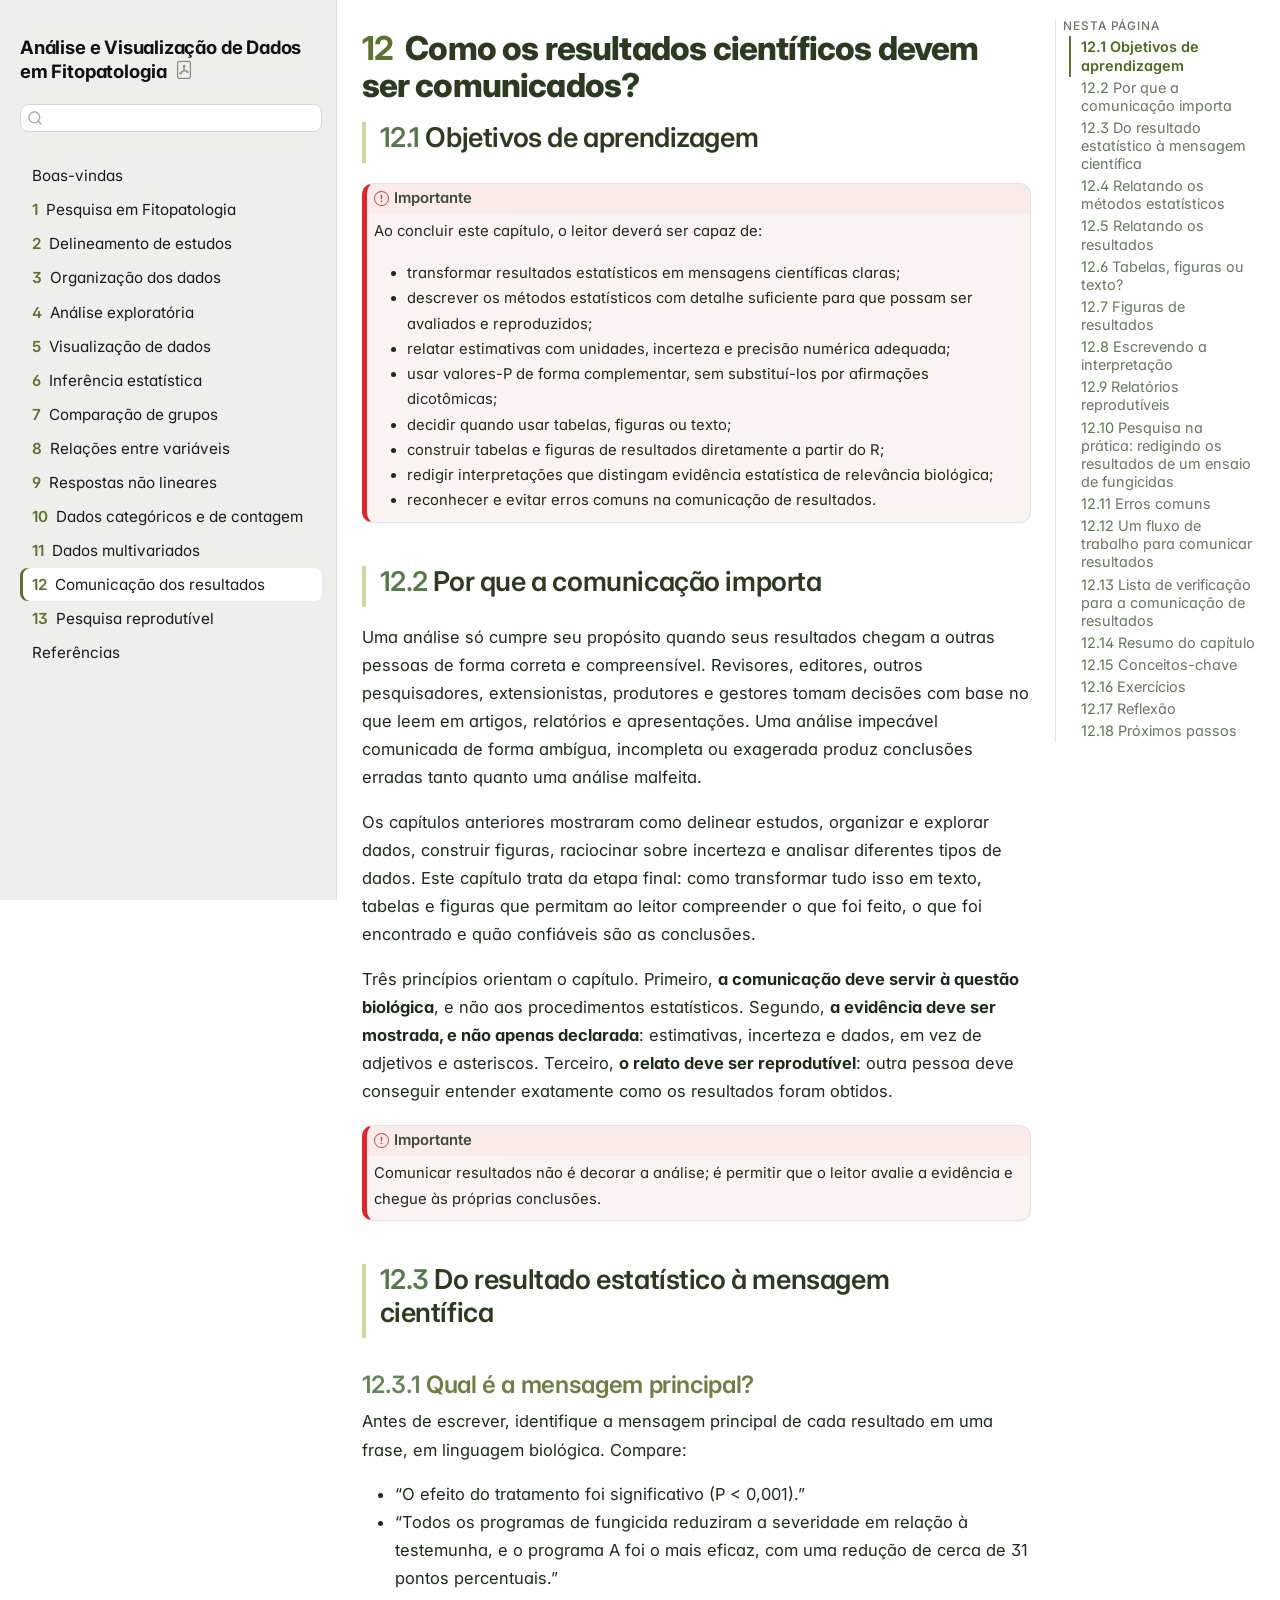
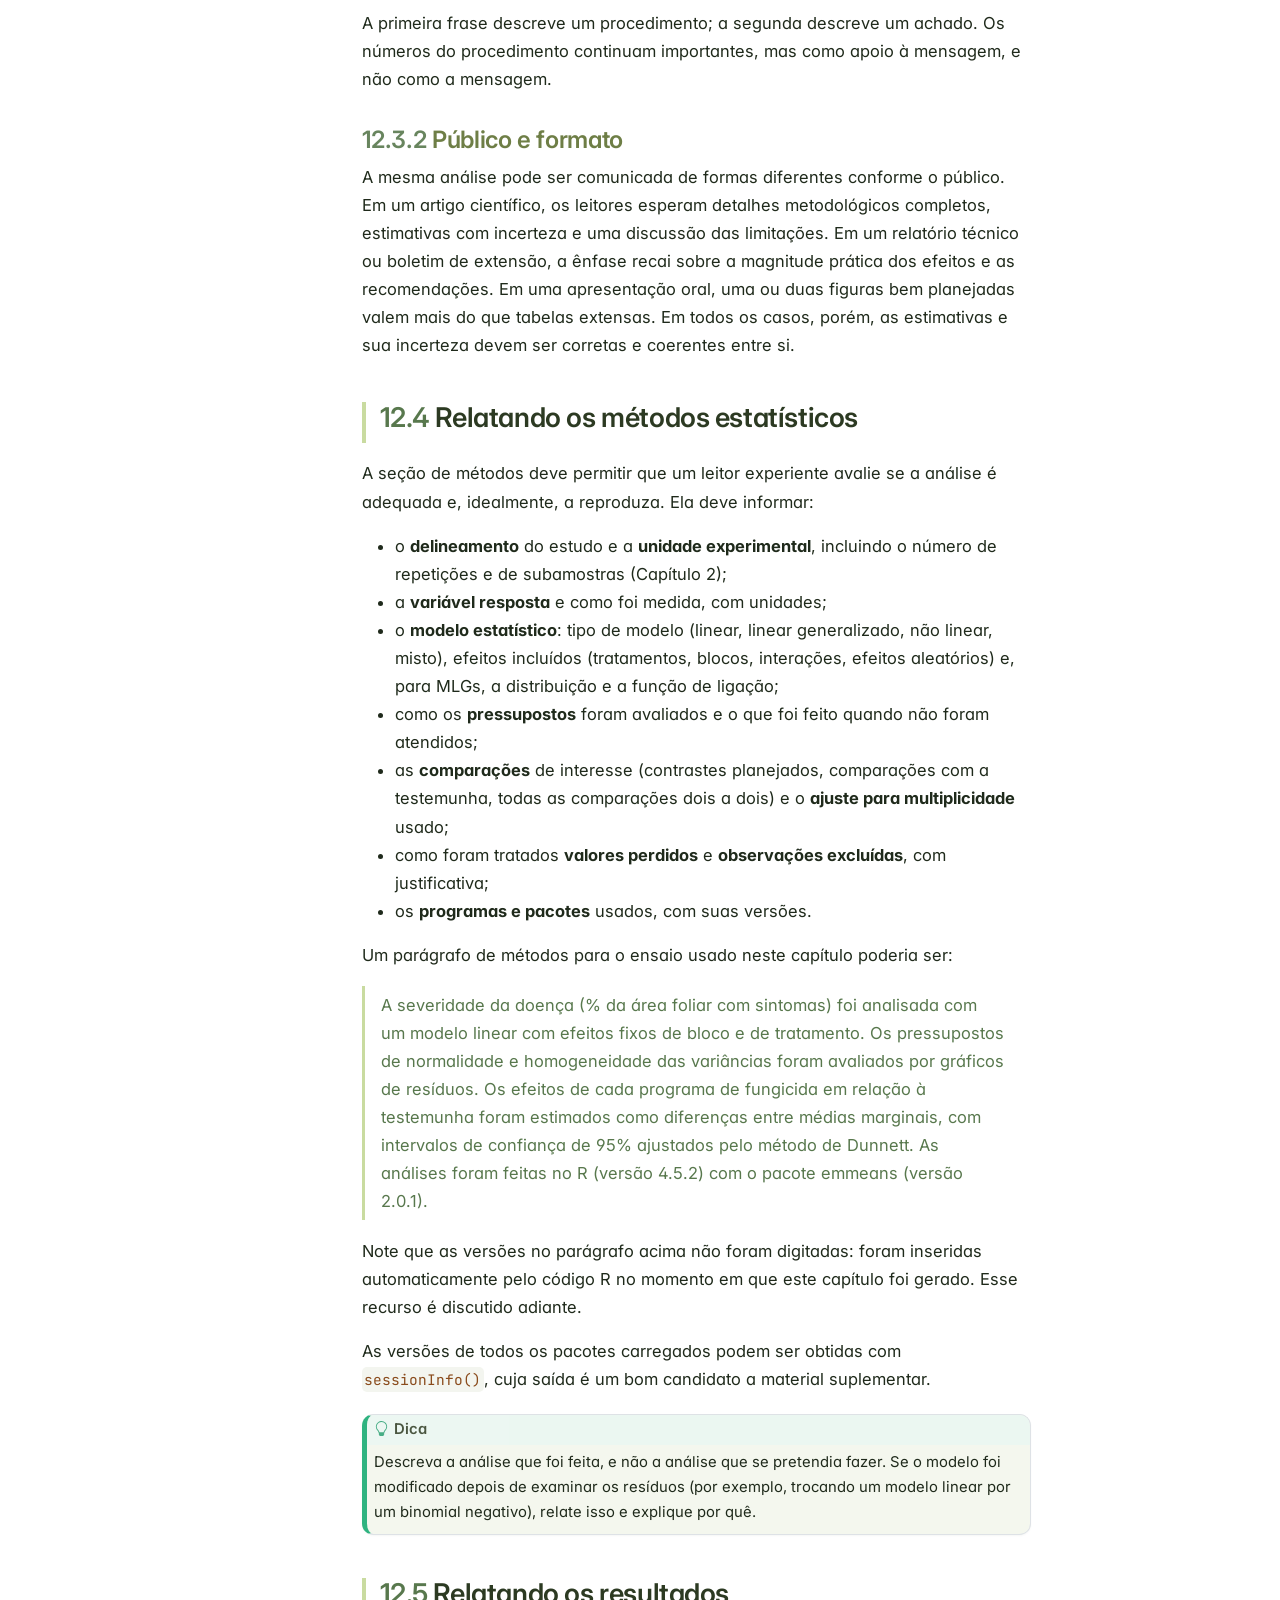
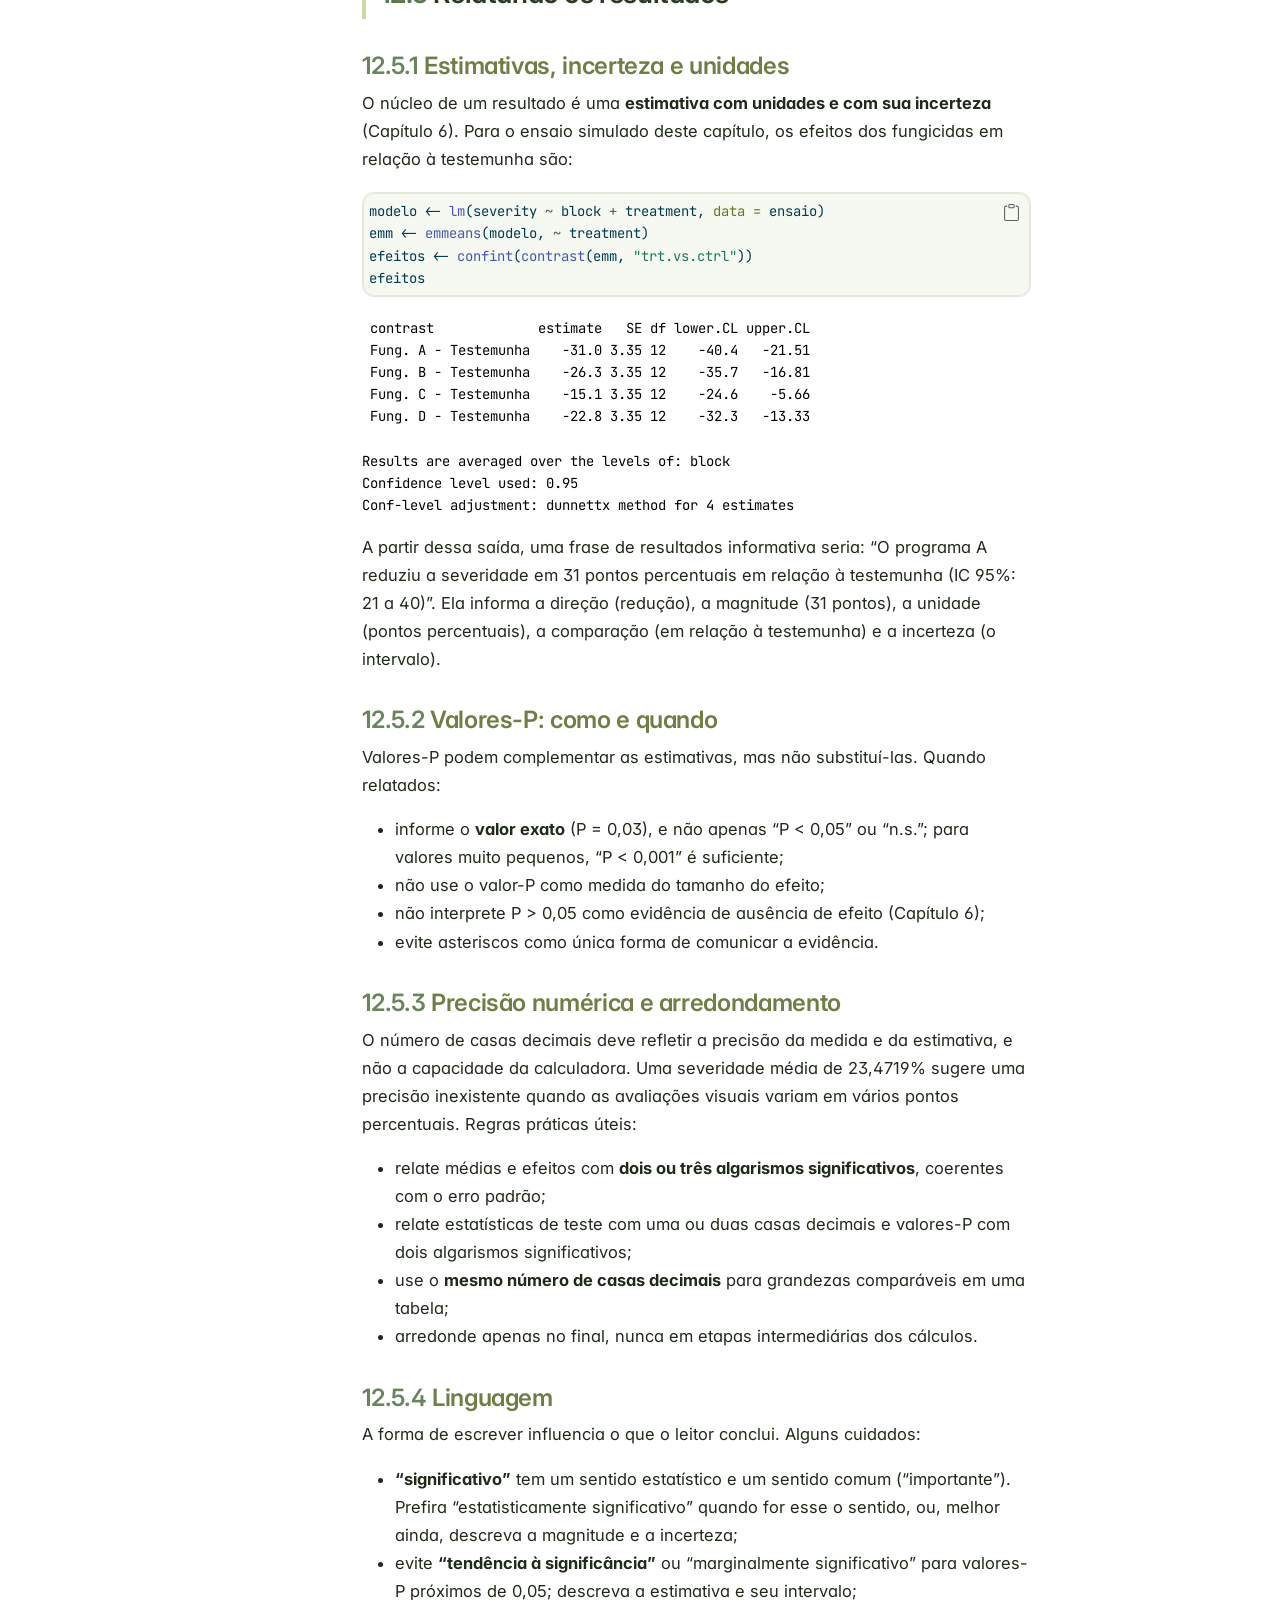
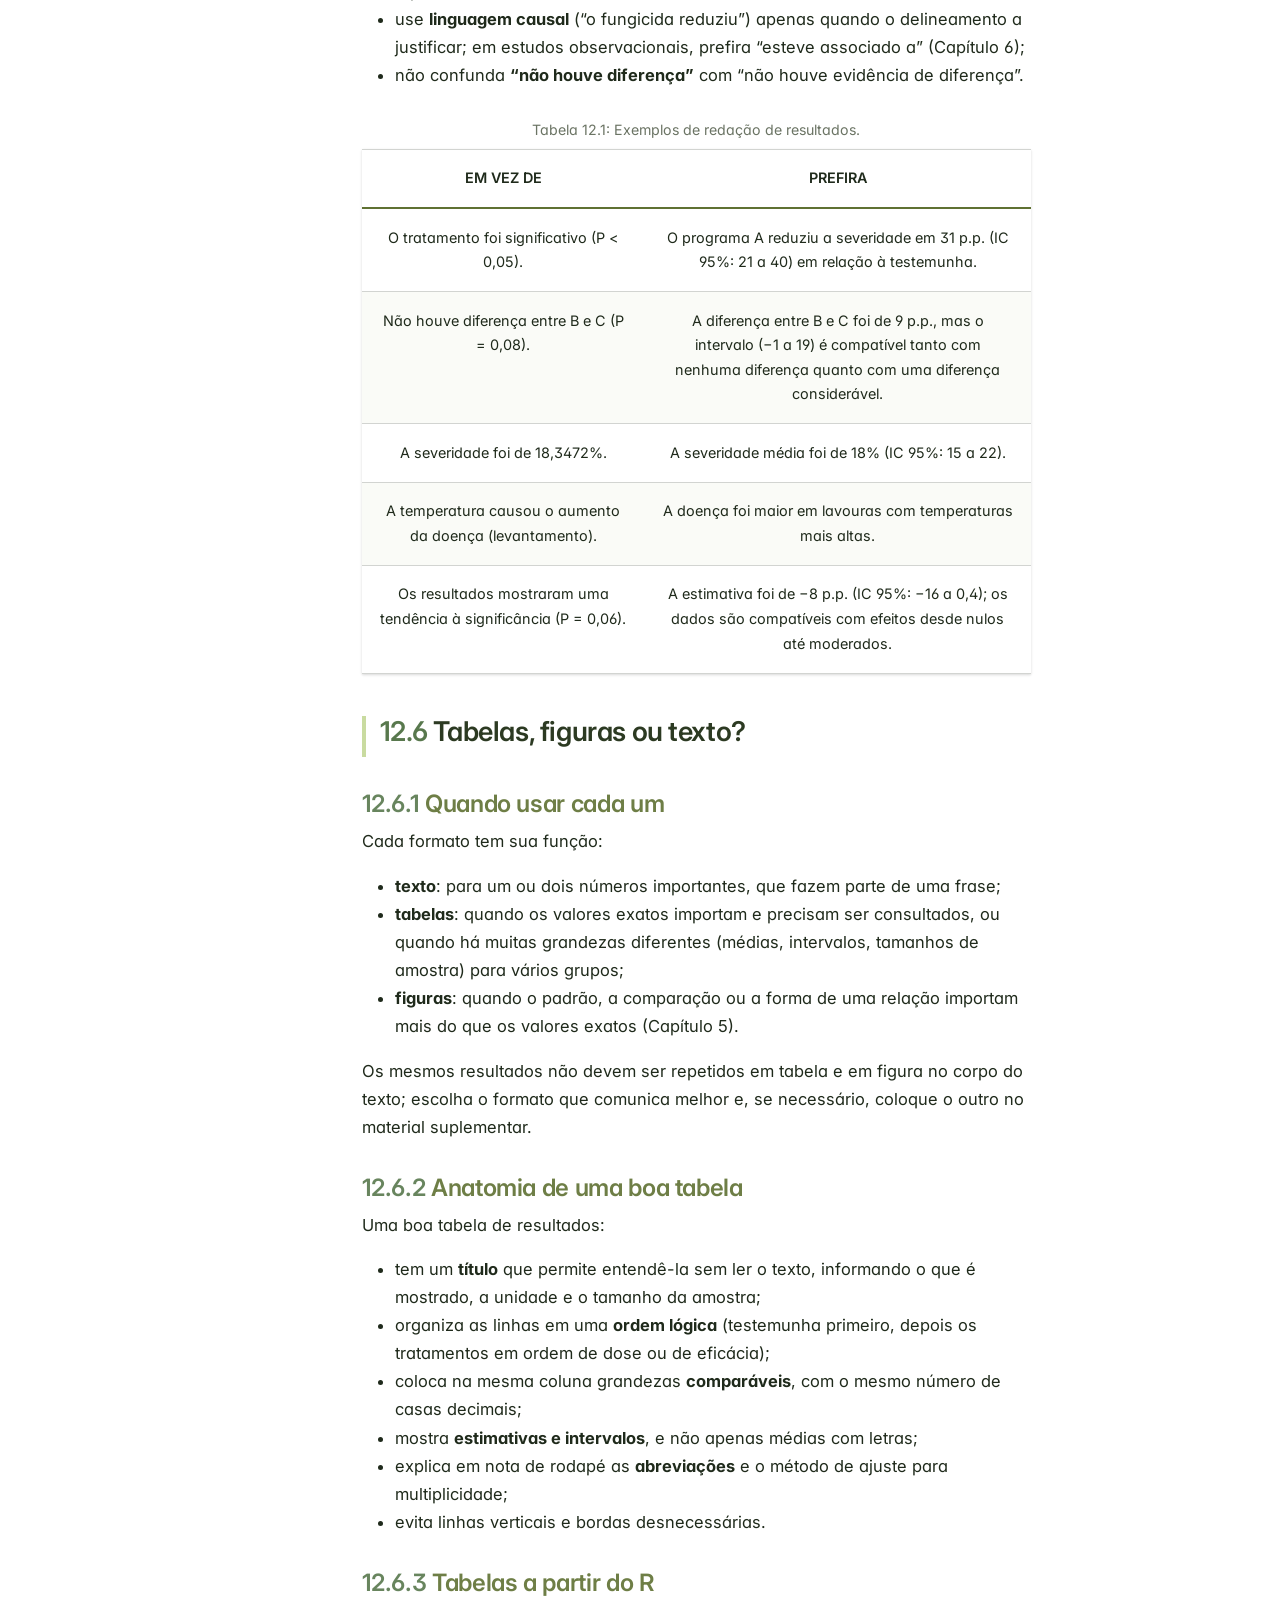
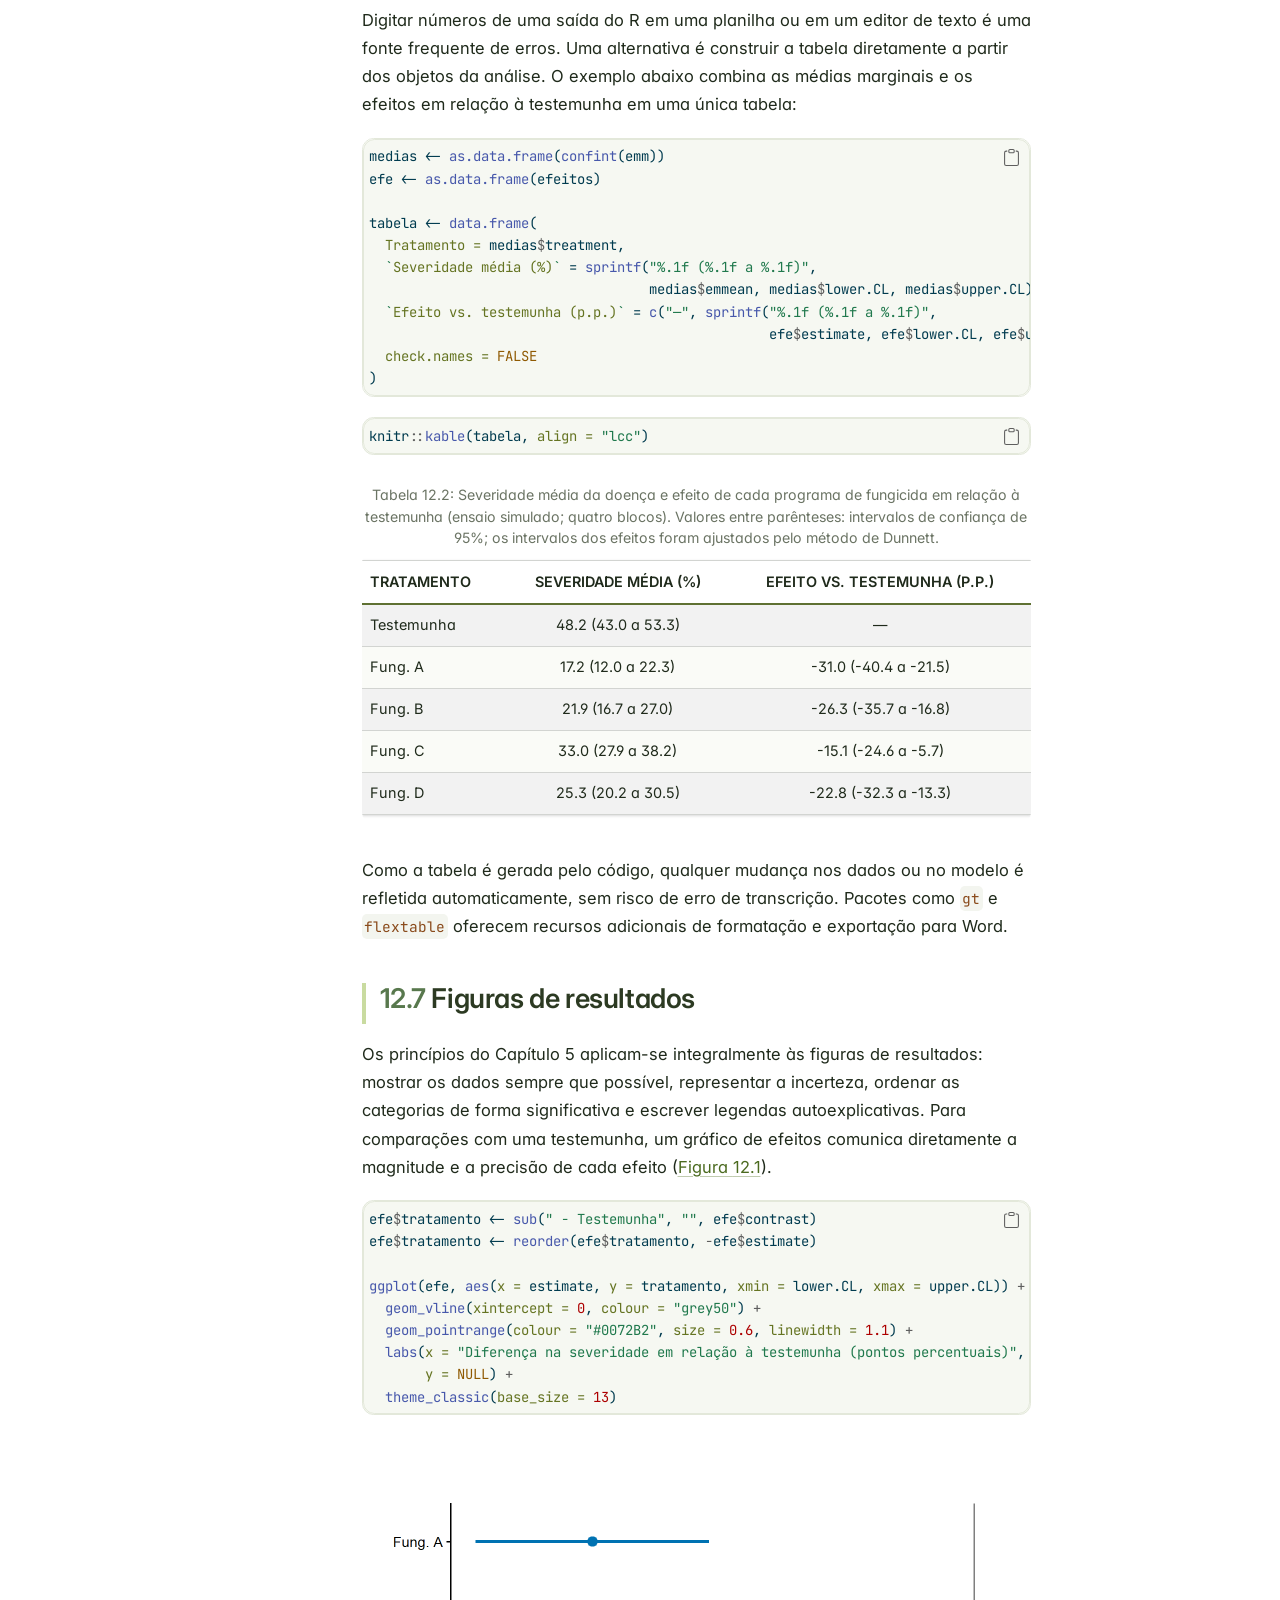
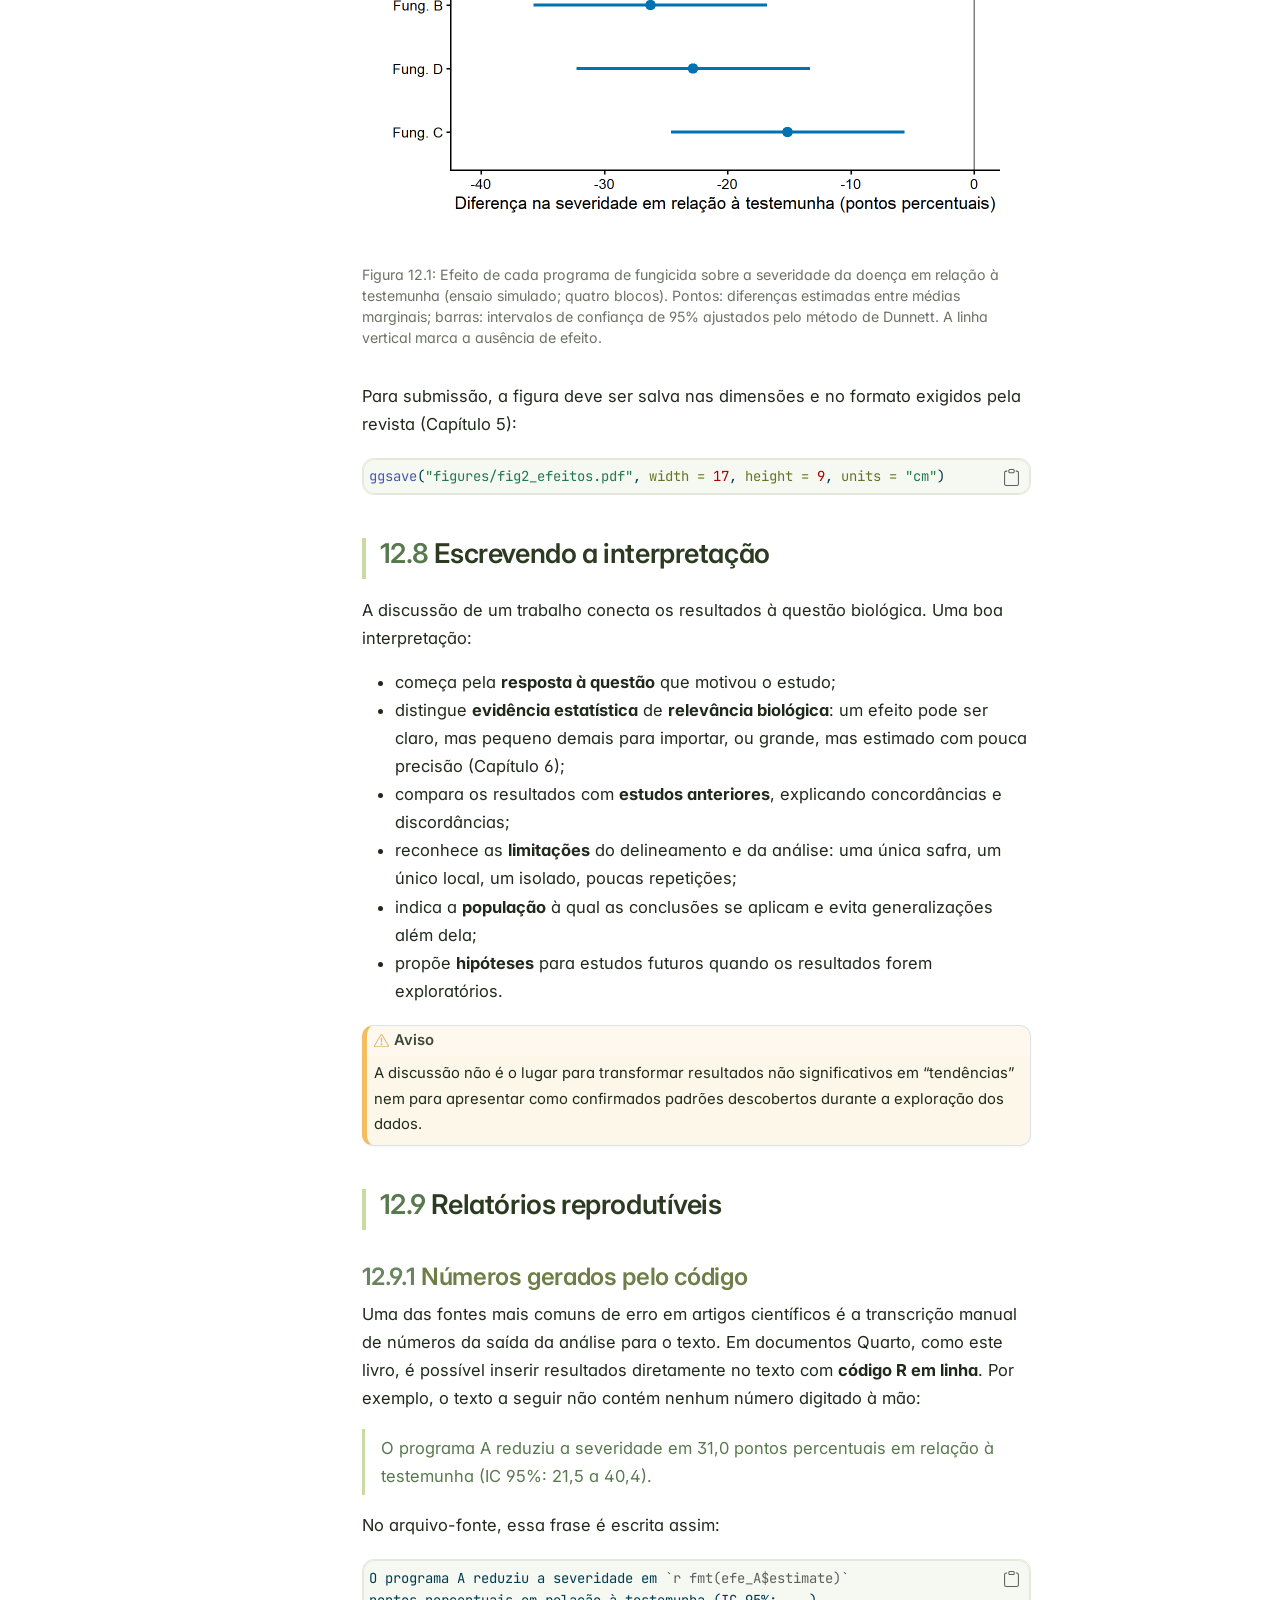
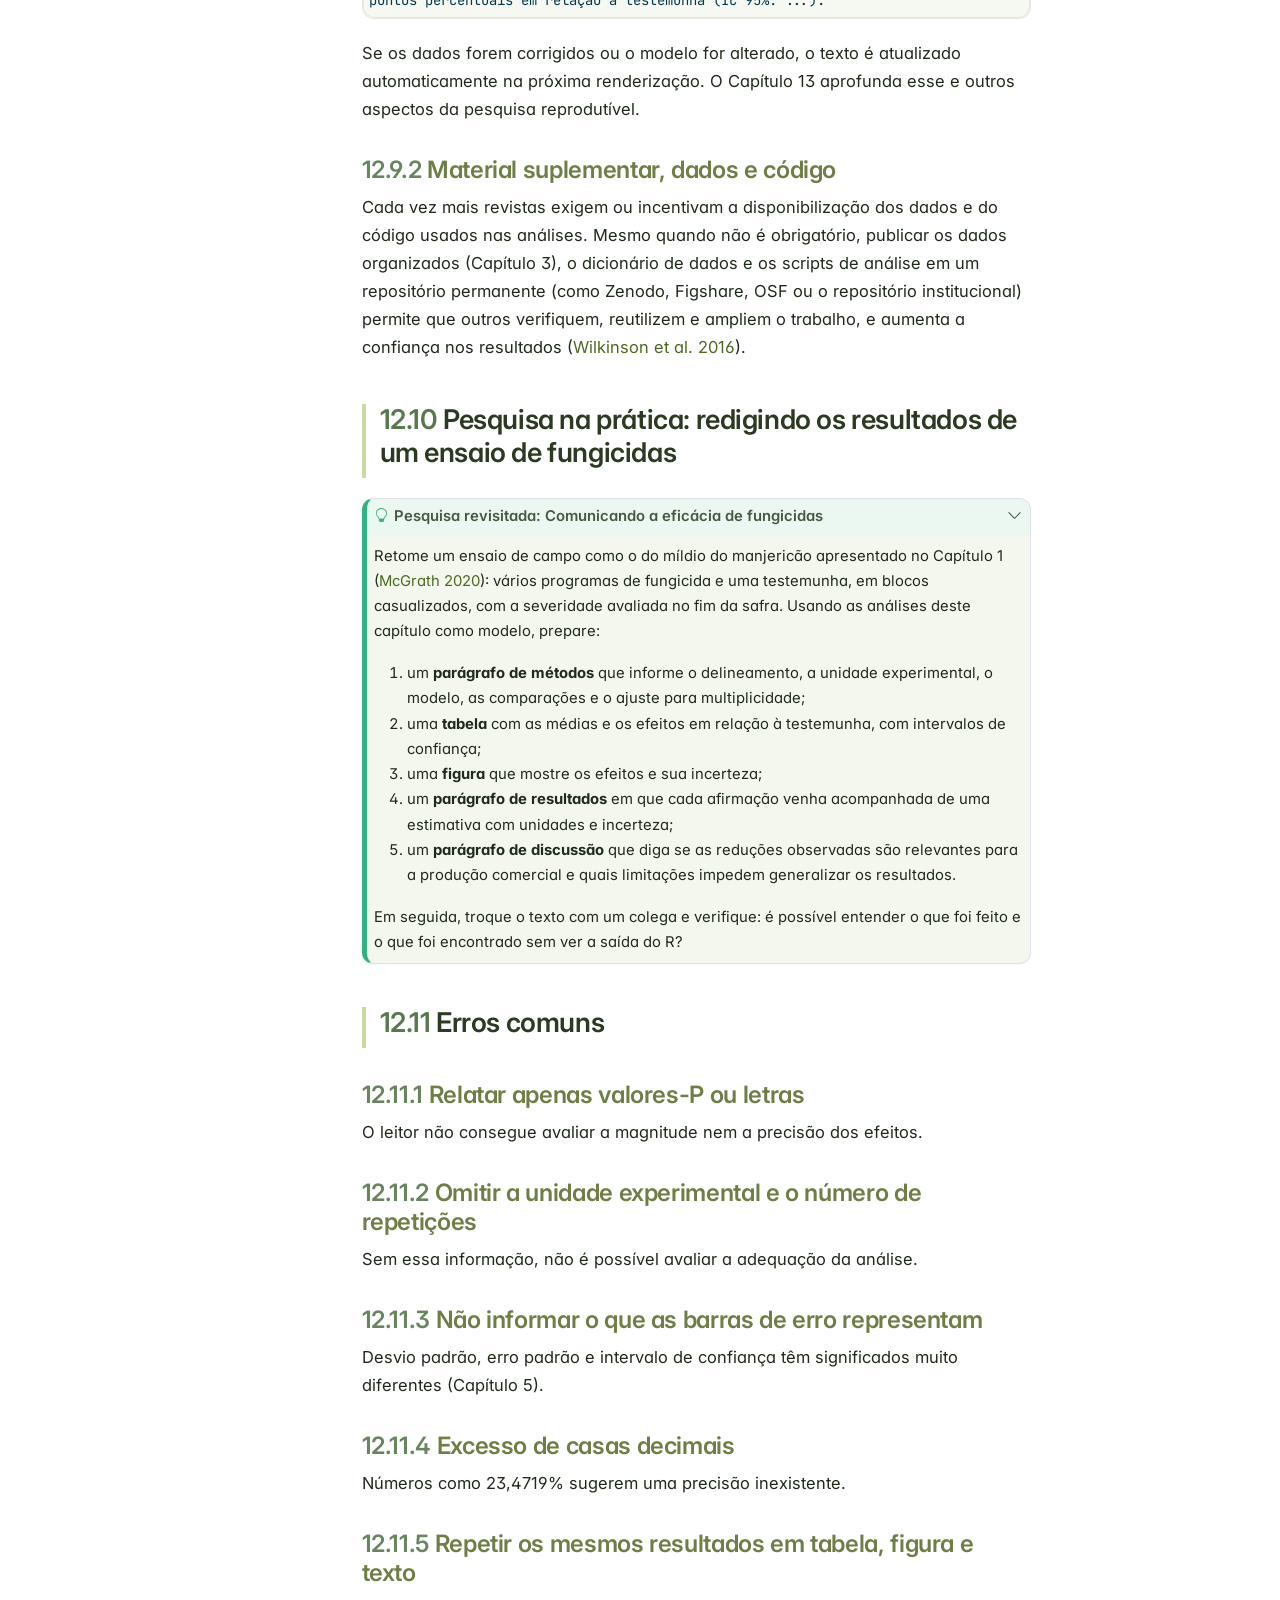
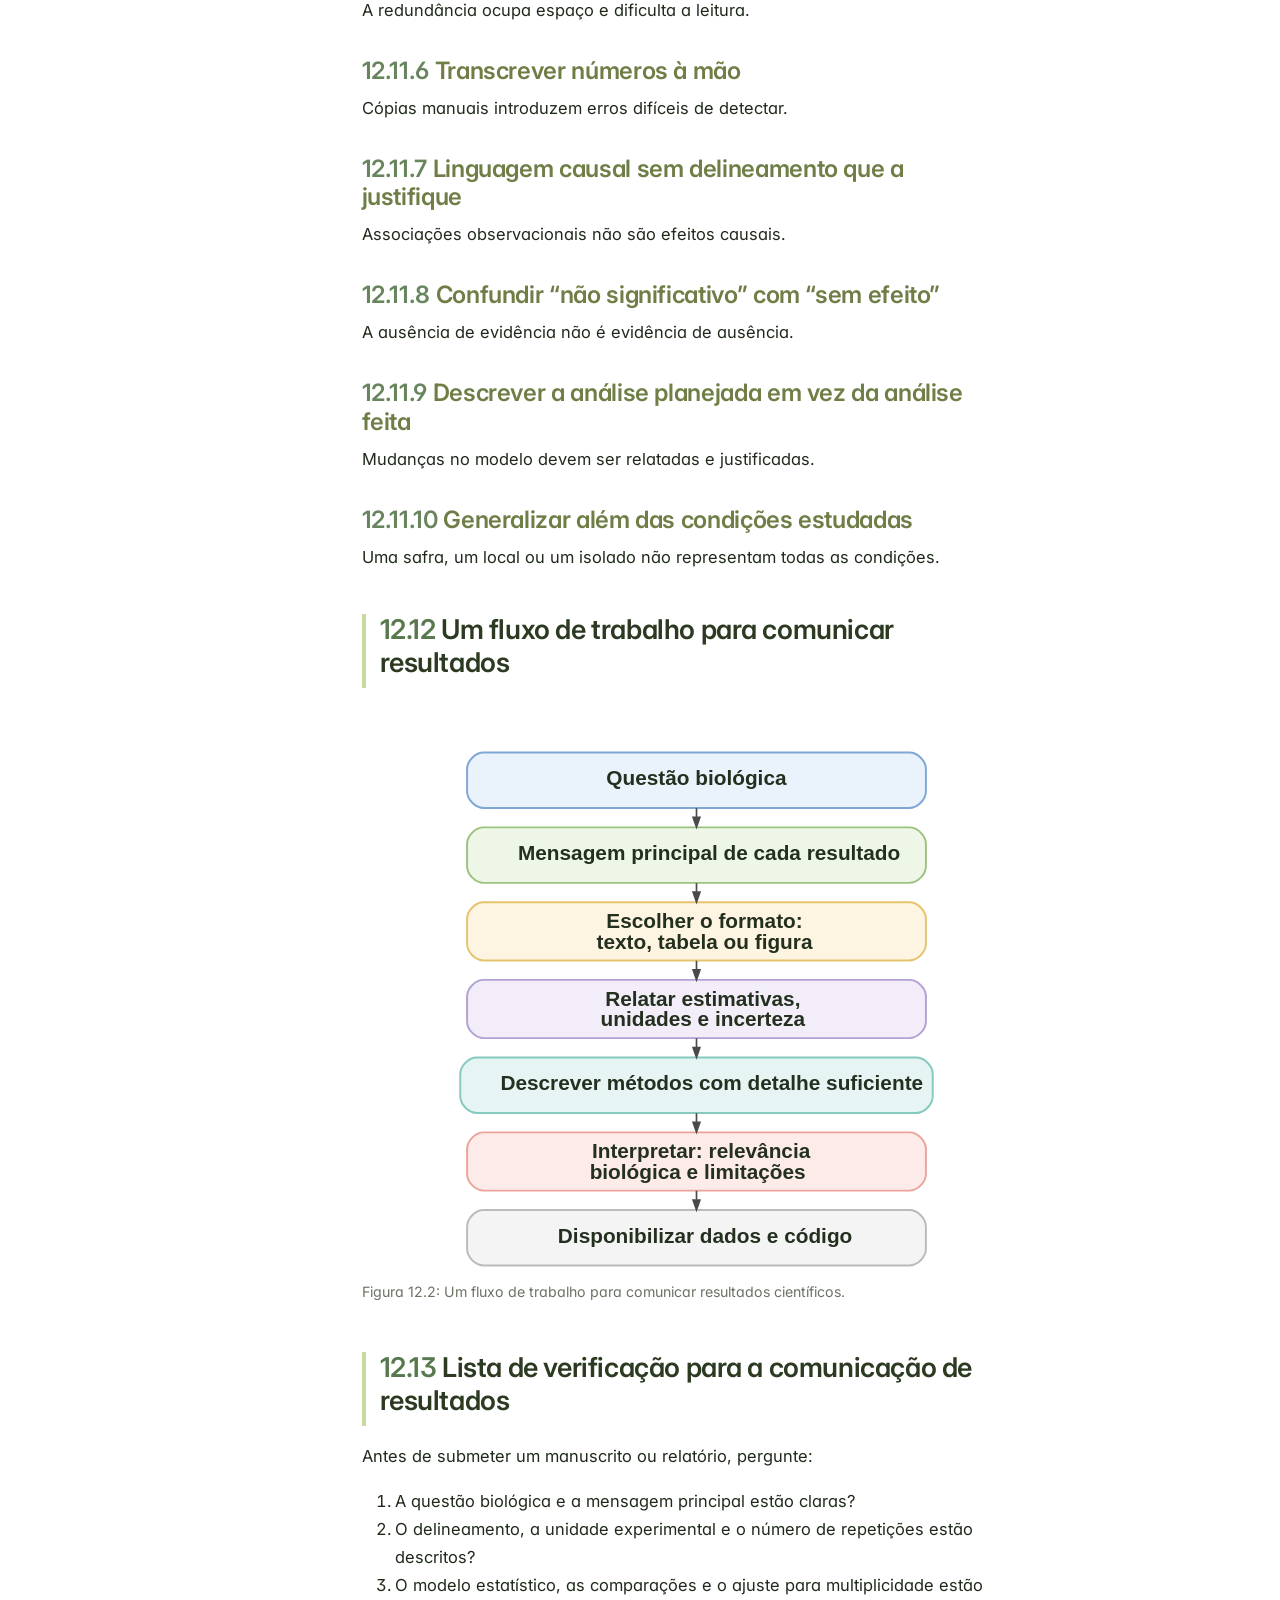
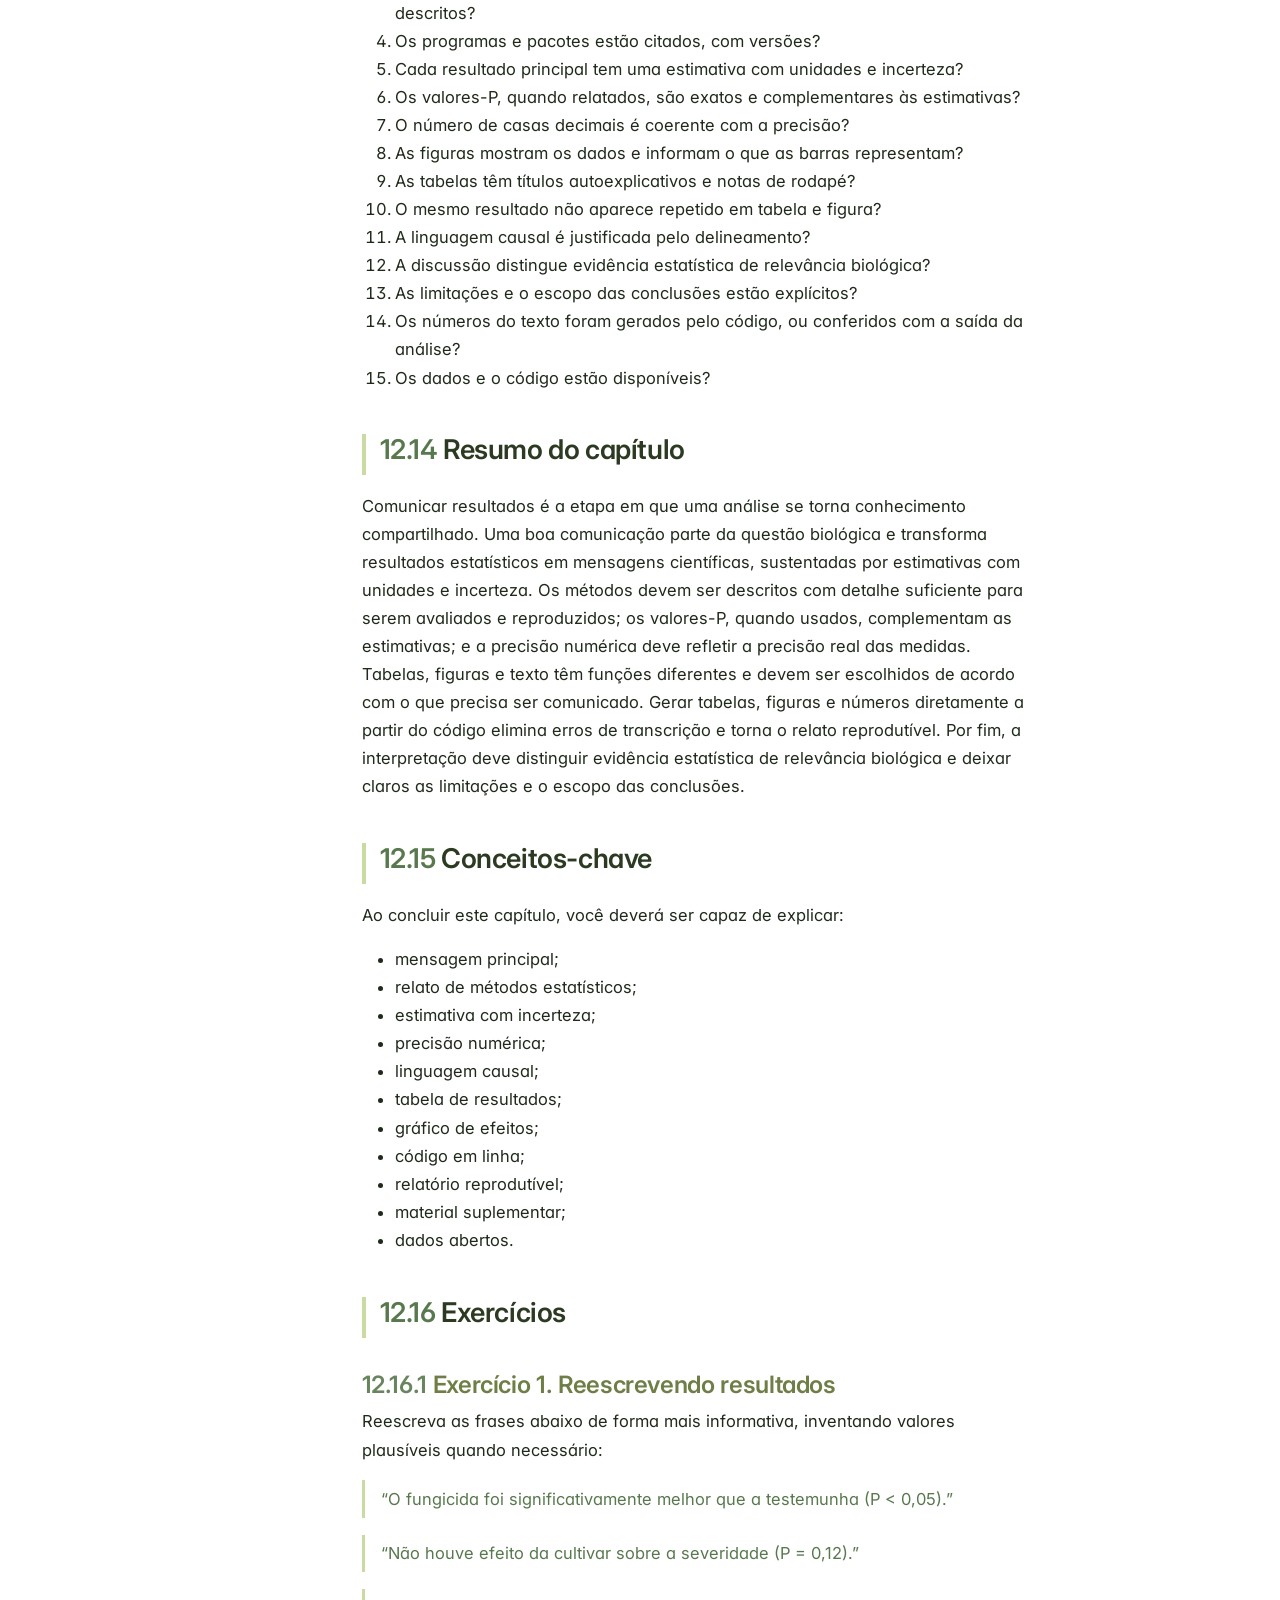
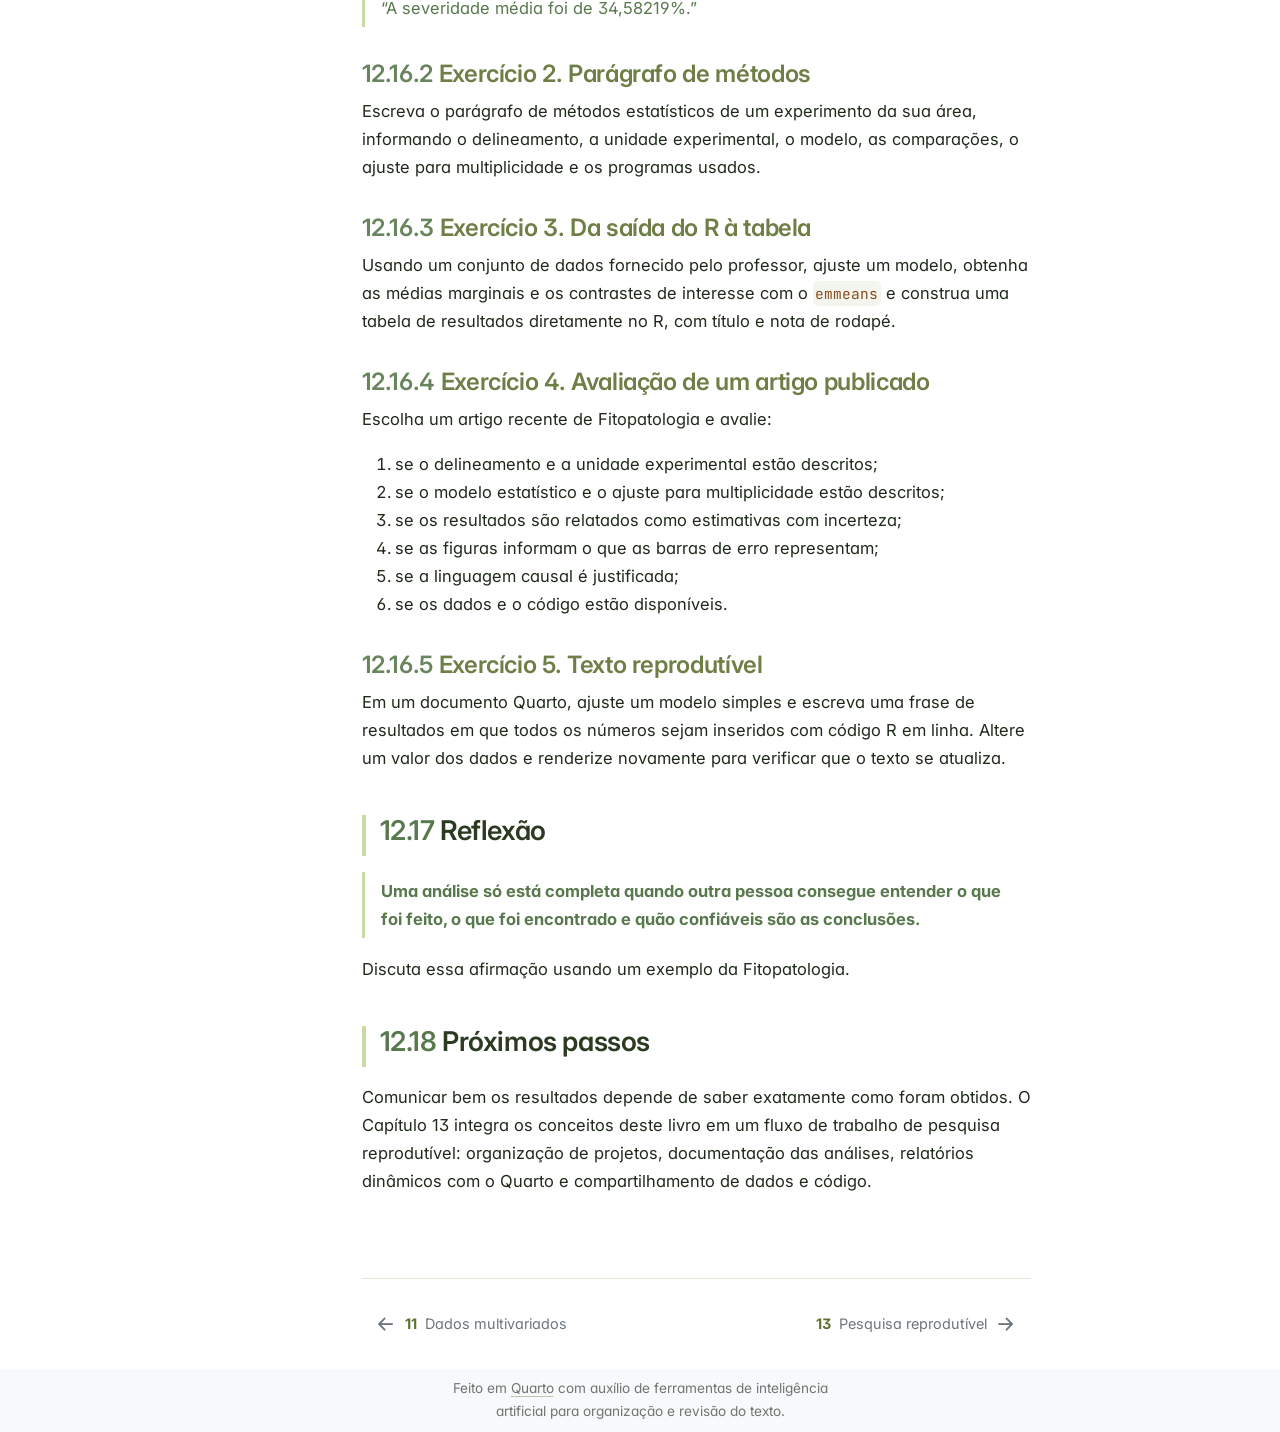
<file: docs/chapter12.html>
<!DOCTYPE html>
<html xmlns="http://www.w3.org/1999/xhtml" lang="pt-BR" xml:lang="pt-BR"><head>

<meta charset="utf-8">
<meta name="generator" content="quarto-1.9.38">

<meta name="viewport" content="width=device-width, initial-scale=1.0, user-scalable=yes">


<title>12&nbsp; Como os resultados científicos devem ser comunicados? – Análise e Visualização de Dados em Fitopatologia</title>
<style>
/* Default styles provided by pandoc.
** See https://pandoc.org/MANUAL.html#variables-for-html for config info.
*/
code{white-space: pre-wrap;}
span.smallcaps{font-variant: small-caps;}
div.columns{display: flex; gap: min(4vw, 1.5em);}
div.column{flex: auto; overflow-x: auto;}
div.hanging-indent{margin-left: 1.5em; text-indent: -1.5em;}
ul.task-list{list-style: none;}
ul.task-list li input[type="checkbox"] {
  width: 0.8em;
  margin: 0 0.8em 0.2em -1em; /* quarto-specific, see https://github.com/quarto-dev/quarto-cli/issues/4556 */ 
  vertical-align: middle;
}
/* CSS for syntax highlighting */
html { -webkit-text-size-adjust: 100%; }
pre > code.sourceCode { white-space: pre; position: relative; }
pre > code.sourceCode > span { display: inline-block; line-height: 1.25; }
pre > code.sourceCode > span:empty { height: 1.2em; }
.sourceCode { overflow: visible; }
code.sourceCode > span { color: inherit; text-decoration: inherit; }
div.sourceCode { margin: 1em 0; }
pre.sourceCode { margin: 0; }
@media screen {
div.sourceCode { overflow: auto; }
}
@media print {
pre > code.sourceCode { white-space: pre-wrap; }
pre > code.sourceCode > span { text-indent: -5em; padding-left: 5em; }
}
pre.numberSource code
  { counter-reset: source-line 0; }
pre.numberSource code > span
  { position: relative; left: -4em; counter-increment: source-line; }
pre.numberSource code > span > a:first-child::before
  { content: counter(source-line);
    position: relative; left: -1em; text-align: right; vertical-align: baseline;
    border: none; display: inline-block;
    -webkit-touch-callout: none; -webkit-user-select: none;
    -khtml-user-select: none; -moz-user-select: none;
    -ms-user-select: none; user-select: none;
    padding: 0 4px; width: 4em;
  }
pre.numberSource { margin-left: 3em;  padding-left: 4px; }
div.sourceCode
  {   }
@media screen {
pre > code.sourceCode > span > a:first-child::before { text-decoration: underline; }
}
/* CSS for citations */
div.csl-bib-body { }
div.csl-entry {
  clear: both;
  margin-bottom: 0em;
}
.hanging-indent div.csl-entry {
  margin-left:2em;
  text-indent:-2em;
}
div.csl-left-margin {
  min-width:2em;
  float:left;
}
div.csl-right-inline {
  margin-left:2em;
  padding-left:1em;
}
div.csl-indent {
  margin-left: 2em;
}</style>


<script src="site_libs/quarto-nav/quarto-nav.js"></script>
<script src="site_libs/quarto-nav/headroom.min.js"></script>
<script src="site_libs/clipboard/clipboard.min.js"></script>
<script src="site_libs/quarto-search/autocomplete.umd.js"></script>
<script src="site_libs/quarto-search/fuse.min.js"></script>
<script src="site_libs/quarto-search/quarto-search.js"></script>
<meta name="quarto:offset" content="./">
<link href="./chapter13.html" rel="next">
<link href="./chapter11.html" rel="prev">
<script src="site_libs/quarto-html/quarto.js" type="module"></script>
<script src="site_libs/quarto-html/tabsets/tabsets.js" type="module"></script>
<script src="site_libs/quarto-html/popper.min.js"></script>
<script src="site_libs/quarto-html/tippy.umd.min.js"></script>
<script src="site_libs/quarto-html/anchor.min.js"></script>
<link href="site_libs/quarto-html/tippy.css" rel="stylesheet">
<link href="site_libs/quarto-html/quarto-syntax-highlighting-83f05a120baf2fc1bde2a4009a52b236.css" rel="stylesheet" id="quarto-text-highlighting-styles">
<script src="site_libs/bootstrap/bootstrap.min.js"></script>
<link href="site_libs/bootstrap/bootstrap-icons.css" rel="stylesheet">
<link href="site_libs/bootstrap/bootstrap-a80f51e399cada09c095df7ee7e40398.min.css" rel="stylesheet" append-hash="true" id="quarto-bootstrap" data-mode="light">
<script id="quarto-search-options" type="application/json">{
  "location": "sidebar",
  "copy-button": false,
  "collapse-after": 3,
  "panel-placement": "start",
  "type": "textbox",
  "limit": 50,
  "keyboard-shortcut": [
    "f",
    "/",
    "s"
  ],
  "show-item-context": false,
  "language": {
    "search-no-results-text": "Nenhum resultado",
    "search-matching-documents-text": "documentos correspondentes",
    "search-copy-link-title": "Copiar link para a busca",
    "search-hide-matches-text": "Esconder correspondências adicionais",
    "search-more-match-text": "mais correspondência neste documento",
    "search-more-matches-text": "mais correspondências neste documento",
    "search-clear-button-title": "Limpar",
    "search-text-placeholder": "",
    "search-detached-cancel-button-title": "Cancelar",
    "search-submit-button-title": "Enviar",
    "search-label": "Procurar"
  }
}</script>
<style>html{ scroll-behavior: smooth; }</style>
<script src="site_libs/htmlwidgets-1.6.4/htmlwidgets.js"></script>

<script src="site_libs/viz-1.8.2/viz.js"></script>

<link href="site_libs/DiagrammeR-styles-0.2/styles.css" rel="stylesheet">

<script src="site_libs/grViz-binding-1.0.12/grViz.js"></script>



</head>

<body class="nav-sidebar docked quarto-light">

<div id="quarto-search-results"></div>
  <header id="quarto-header" class="headroom fixed-top">
  <nav class="quarto-secondary-nav">
    <div class="container-fluid d-flex">
      <button type="button" class="quarto-btn-toggle btn" data-bs-toggle="collapse" role="button" data-bs-target=".quarto-sidebar-collapse-item" aria-controls="quarto-sidebar" aria-expanded="false" aria-label="Alternar barra lateral" onclick="if (window.quartoToggleHeadroom) { window.quartoToggleHeadroom(); }">
        <i class="bi bi-layout-text-sidebar-reverse"></i>
      </button>
        <nav class="quarto-page-breadcrumbs" aria-label="breadcrumb"><ol class="breadcrumb"><li class="breadcrumb-item"><a href="./chapter12.html"><span class="chapter-number">12</span>&nbsp; <span class="chapter-title">Comunicação dos resultados</span></a></li></ol></nav>
        <a class="flex-grow-1" role="navigation" data-bs-toggle="collapse" data-bs-target=".quarto-sidebar-collapse-item" aria-controls="quarto-sidebar" aria-expanded="false" aria-label="Alternar barra lateral" onclick="if (window.quartoToggleHeadroom) { window.quartoToggleHeadroom(); }">      
        </a>
      <button type="button" class="btn quarto-search-button" aria-label="Procurar" onclick="window.quartoOpenSearch();">
        <i class="bi bi-search"></i>
      </button>
    </div>
  </nav>
</header>
<!-- content -->
<div id="quarto-content" class="quarto-container page-columns page-rows-contents page-layout-article">
<!-- sidebar -->
  <nav id="quarto-sidebar" class="sidebar collapse collapse-horizontal quarto-sidebar-collapse-item sidebar-navigation docked overflow-auto">
    <div class="pt-lg-2 mt-2 text-left sidebar-header">
    <div class="sidebar-title mb-0 py-0">
      <a href="./">Análise e Visualização de Dados em Fitopatologia</a> 
        <div class="sidebar-tools-main">
    <a href="./analise-dados-fitopatologia.pdf" title="Baixar PDF" class="quarto-navigation-tool px-1" aria-label="Baixar PDF"><i class="bi bi-file-pdf"></i></a>
</div>
    </div>
      </div>
        <div class="mt-2 flex-shrink-0 align-items-center">
        <div class="sidebar-search">
        <div id="quarto-search" class="" title="Procurar"></div>
        </div>
        </div>
    <div class="sidebar-menu-container"> 
    <ul class="list-unstyled mt-1">
        <li class="sidebar-item">
  <div class="sidebar-item-container"> 
  <a href="./index.html" class="sidebar-item-text sidebar-link">
 <span class="menu-text">Boas-vindas</span></a>
  </div>
</li>
        <li class="sidebar-item">
  <div class="sidebar-item-container"> 
  <a href="./chapter1.html" class="sidebar-item-text sidebar-link">
 <span class="menu-text"><span class="chapter-number">1</span>&nbsp; <span class="chapter-title">Pesquisa em Fitopatologia</span></span></a>
  </div>
</li>
        <li class="sidebar-item">
  <div class="sidebar-item-container"> 
  <a href="./chapter2.html" class="sidebar-item-text sidebar-link">
 <span class="menu-text"><span class="chapter-number">2</span>&nbsp; <span class="chapter-title">Delineamento de estudos</span></span></a>
  </div>
</li>
        <li class="sidebar-item">
  <div class="sidebar-item-container"> 
  <a href="./chapter3.html" class="sidebar-item-text sidebar-link">
 <span class="menu-text"><span class="chapter-number">3</span>&nbsp; <span class="chapter-title">Organização dos dados</span></span></a>
  </div>
</li>
        <li class="sidebar-item">
  <div class="sidebar-item-container"> 
  <a href="./chapter4.html" class="sidebar-item-text sidebar-link">
 <span class="menu-text"><span class="chapter-number">4</span>&nbsp; <span class="chapter-title">Análise exploratória</span></span></a>
  </div>
</li>
        <li class="sidebar-item">
  <div class="sidebar-item-container"> 
  <a href="./chapter5.html" class="sidebar-item-text sidebar-link">
 <span class="menu-text"><span class="chapter-number">5</span>&nbsp; <span class="chapter-title">Visualização de dados</span></span></a>
  </div>
</li>
        <li class="sidebar-item">
  <div class="sidebar-item-container"> 
  <a href="./chapter6.html" class="sidebar-item-text sidebar-link">
 <span class="menu-text"><span class="chapter-number">6</span>&nbsp; <span class="chapter-title">Inferência estatística</span></span></a>
  </div>
</li>
        <li class="sidebar-item">
  <div class="sidebar-item-container"> 
  <a href="./chapter7.html" class="sidebar-item-text sidebar-link">
 <span class="menu-text"><span class="chapter-number">7</span>&nbsp; <span class="chapter-title">Comparação de grupos</span></span></a>
  </div>
</li>
        <li class="sidebar-item">
  <div class="sidebar-item-container"> 
  <a href="./chapter8.html" class="sidebar-item-text sidebar-link">
 <span class="menu-text"><span class="chapter-number">8</span>&nbsp; <span class="chapter-title">Relações entre variáveis</span></span></a>
  </div>
</li>
        <li class="sidebar-item">
  <div class="sidebar-item-container"> 
  <a href="./chapter9.html" class="sidebar-item-text sidebar-link">
 <span class="menu-text"><span class="chapter-number">9</span>&nbsp; <span class="chapter-title">Respostas não lineares</span></span></a>
  </div>
</li>
        <li class="sidebar-item">
  <div class="sidebar-item-container"> 
  <a href="./chapter10.html" class="sidebar-item-text sidebar-link">
 <span class="menu-text"><span class="chapter-number">10</span>&nbsp; <span class="chapter-title">Dados categóricos e de contagem</span></span></a>
  </div>
</li>
        <li class="sidebar-item">
  <div class="sidebar-item-container"> 
  <a href="./chapter11.html" class="sidebar-item-text sidebar-link">
 <span class="menu-text"><span class="chapter-number">11</span>&nbsp; <span class="chapter-title">Dados multivariados</span></span></a>
  </div>
</li>
        <li class="sidebar-item">
  <div class="sidebar-item-container"> 
  <a href="./chapter12.html" class="sidebar-item-text sidebar-link active">
 <span class="menu-text"><span class="chapter-number">12</span>&nbsp; <span class="chapter-title">Comunicação dos resultados</span></span></a>
  </div>
</li>
        <li class="sidebar-item">
  <div class="sidebar-item-container"> 
  <a href="./chapter13.html" class="sidebar-item-text sidebar-link">
 <span class="menu-text"><span class="chapter-number">13</span>&nbsp; <span class="chapter-title">Pesquisa reprodutível</span></span></a>
  </div>
</li>
        <li class="sidebar-item">
  <div class="sidebar-item-container"> 
  <a href="./references.html" class="sidebar-item-text sidebar-link">
 <span class="menu-text">Referências</span></a>
  </div>
</li>
    </ul>
    </div>
</nav>
<div id="quarto-sidebar-glass" class="quarto-sidebar-collapse-item" data-bs-toggle="collapse" data-bs-target=".quarto-sidebar-collapse-item"></div>
<!-- margin-sidebar -->
    <div id="quarto-margin-sidebar" class="sidebar margin-sidebar">
        <nav id="TOC" role="doc-toc" class="toc-active">
    <h2 id="toc-title">Nesta página</h2>
   
  <ul>
  <li><a href="#objetivos-de-aprendizagem" id="toc-objetivos-de-aprendizagem" class="nav-link active" data-scroll-target="#objetivos-de-aprendizagem"><span class="header-section-number">12.1</span> Objetivos de aprendizagem</a></li>
  <li><a href="#por-que-a-comunicação-importa" id="toc-por-que-a-comunicação-importa" class="nav-link" data-scroll-target="#por-que-a-comunicação-importa"><span class="header-section-number">12.2</span> Por que a comunicação importa</a></li>
  <li><a href="#do-resultado-estatístico-à-mensagem-científica" id="toc-do-resultado-estatístico-à-mensagem-científica" class="nav-link" data-scroll-target="#do-resultado-estatístico-à-mensagem-científica"><span class="header-section-number">12.3</span> Do resultado estatístico à mensagem científica</a>
  <ul class="collapse">
  <li><a href="#qual-é-a-mensagem-principal" id="toc-qual-é-a-mensagem-principal" class="nav-link" data-scroll-target="#qual-é-a-mensagem-principal"><span class="header-section-number">12.3.1</span> Qual é a mensagem principal?</a></li>
  <li><a href="#público-e-formato" id="toc-público-e-formato" class="nav-link" data-scroll-target="#público-e-formato"><span class="header-section-number">12.3.2</span> Público e formato</a></li>
  </ul></li>
  <li><a href="#relatando-os-métodos-estatísticos" id="toc-relatando-os-métodos-estatísticos" class="nav-link" data-scroll-target="#relatando-os-métodos-estatísticos"><span class="header-section-number">12.4</span> Relatando os métodos estatísticos</a></li>
  <li><a href="#relatando-os-resultados" id="toc-relatando-os-resultados" class="nav-link" data-scroll-target="#relatando-os-resultados"><span class="header-section-number">12.5</span> Relatando os resultados</a>
  <ul class="collapse">
  <li><a href="#estimativas-incerteza-e-unidades" id="toc-estimativas-incerteza-e-unidades" class="nav-link" data-scroll-target="#estimativas-incerteza-e-unidades"><span class="header-section-number">12.5.1</span> Estimativas, incerteza e unidades</a></li>
  <li><a href="#valores-p-como-e-quando" id="toc-valores-p-como-e-quando" class="nav-link" data-scroll-target="#valores-p-como-e-quando"><span class="header-section-number">12.5.2</span> Valores-P: como e quando</a></li>
  <li><a href="#precisão-numérica-e-arredondamento" id="toc-precisão-numérica-e-arredondamento" class="nav-link" data-scroll-target="#precisão-numérica-e-arredondamento"><span class="header-section-number">12.5.3</span> Precisão numérica e arredondamento</a></li>
  <li><a href="#linguagem" id="toc-linguagem" class="nav-link" data-scroll-target="#linguagem"><span class="header-section-number">12.5.4</span> Linguagem</a></li>
  </ul></li>
  <li><a href="#tabelas-figuras-ou-texto" id="toc-tabelas-figuras-ou-texto" class="nav-link" data-scroll-target="#tabelas-figuras-ou-texto"><span class="header-section-number">12.6</span> Tabelas, figuras ou texto?</a>
  <ul class="collapse">
  <li><a href="#quando-usar-cada-um" id="toc-quando-usar-cada-um" class="nav-link" data-scroll-target="#quando-usar-cada-um"><span class="header-section-number">12.6.1</span> Quando usar cada um</a></li>
  <li><a href="#anatomia-de-uma-boa-tabela" id="toc-anatomia-de-uma-boa-tabela" class="nav-link" data-scroll-target="#anatomia-de-uma-boa-tabela"><span class="header-section-number">12.6.2</span> Anatomia de uma boa tabela</a></li>
  <li><a href="#tabelas-a-partir-do-r" id="toc-tabelas-a-partir-do-r" class="nav-link" data-scroll-target="#tabelas-a-partir-do-r"><span class="header-section-number">12.6.3</span> Tabelas a partir do R</a></li>
  </ul></li>
  <li><a href="#figuras-de-resultados" id="toc-figuras-de-resultados" class="nav-link" data-scroll-target="#figuras-de-resultados"><span class="header-section-number">12.7</span> Figuras de resultados</a></li>
  <li><a href="#escrevendo-a-interpretação" id="toc-escrevendo-a-interpretação" class="nav-link" data-scroll-target="#escrevendo-a-interpretação"><span class="header-section-number">12.8</span> Escrevendo a interpretação</a></li>
  <li><a href="#relatórios-reprodutíveis" id="toc-relatórios-reprodutíveis" class="nav-link" data-scroll-target="#relatórios-reprodutíveis"><span class="header-section-number">12.9</span> Relatórios reprodutíveis</a>
  <ul class="collapse">
  <li><a href="#números-gerados-pelo-código" id="toc-números-gerados-pelo-código" class="nav-link" data-scroll-target="#números-gerados-pelo-código"><span class="header-section-number">12.9.1</span> Números gerados pelo código</a></li>
  <li><a href="#material-suplementar-dados-e-código" id="toc-material-suplementar-dados-e-código" class="nav-link" data-scroll-target="#material-suplementar-dados-e-código"><span class="header-section-number">12.9.2</span> Material suplementar, dados e código</a></li>
  </ul></li>
  <li><a href="#pesquisa-na-prática-redigindo-os-resultados-de-um-ensaio-de-fungicidas" id="toc-pesquisa-na-prática-redigindo-os-resultados-de-um-ensaio-de-fungicidas" class="nav-link" data-scroll-target="#pesquisa-na-prática-redigindo-os-resultados-de-um-ensaio-de-fungicidas"><span class="header-section-number">12.10</span> Pesquisa na prática: redigindo os resultados de um ensaio de fungicidas</a></li>
  <li><a href="#erros-comuns" id="toc-erros-comuns" class="nav-link" data-scroll-target="#erros-comuns"><span class="header-section-number">12.11</span> Erros comuns</a>
  <ul class="collapse">
  <li><a href="#relatar-apenas-valores-p-ou-letras" id="toc-relatar-apenas-valores-p-ou-letras" class="nav-link" data-scroll-target="#relatar-apenas-valores-p-ou-letras"><span class="header-section-number">12.11.1</span> Relatar apenas valores-P ou letras</a></li>
  <li><a href="#omitir-a-unidade-experimental-e-o-número-de-repetições" id="toc-omitir-a-unidade-experimental-e-o-número-de-repetições" class="nav-link" data-scroll-target="#omitir-a-unidade-experimental-e-o-número-de-repetições"><span class="header-section-number">12.11.2</span> Omitir a unidade experimental e o número de repetições</a></li>
  <li><a href="#não-informar-o-que-as-barras-de-erro-representam" id="toc-não-informar-o-que-as-barras-de-erro-representam" class="nav-link" data-scroll-target="#não-informar-o-que-as-barras-de-erro-representam"><span class="header-section-number">12.11.3</span> Não informar o que as barras de erro representam</a></li>
  <li><a href="#excesso-de-casas-decimais" id="toc-excesso-de-casas-decimais" class="nav-link" data-scroll-target="#excesso-de-casas-decimais"><span class="header-section-number">12.11.4</span> Excesso de casas decimais</a></li>
  <li><a href="#repetir-os-mesmos-resultados-em-tabela-figura-e-texto" id="toc-repetir-os-mesmos-resultados-em-tabela-figura-e-texto" class="nav-link" data-scroll-target="#repetir-os-mesmos-resultados-em-tabela-figura-e-texto"><span class="header-section-number">12.11.5</span> Repetir os mesmos resultados em tabela, figura e texto</a></li>
  <li><a href="#transcrever-números-à-mão" id="toc-transcrever-números-à-mão" class="nav-link" data-scroll-target="#transcrever-números-à-mão"><span class="header-section-number">12.11.6</span> Transcrever números à mão</a></li>
  <li><a href="#linguagem-causal-sem-delineamento-que-a-justifique" id="toc-linguagem-causal-sem-delineamento-que-a-justifique" class="nav-link" data-scroll-target="#linguagem-causal-sem-delineamento-que-a-justifique"><span class="header-section-number">12.11.7</span> Linguagem causal sem delineamento que a justifique</a></li>
  <li><a href="#confundir-não-significativo-com-sem-efeito" id="toc-confundir-não-significativo-com-sem-efeito" class="nav-link" data-scroll-target="#confundir-não-significativo-com-sem-efeito"><span class="header-section-number">12.11.8</span> Confundir “não significativo” com “sem efeito”</a></li>
  <li><a href="#descrever-a-análise-planejada-em-vez-da-análise-feita" id="toc-descrever-a-análise-planejada-em-vez-da-análise-feita" class="nav-link" data-scroll-target="#descrever-a-análise-planejada-em-vez-da-análise-feita"><span class="header-section-number">12.11.9</span> Descrever a análise planejada em vez da análise feita</a></li>
  <li><a href="#generalizar-além-das-condições-estudadas" id="toc-generalizar-além-das-condições-estudadas" class="nav-link" data-scroll-target="#generalizar-além-das-condições-estudadas"><span class="header-section-number">12.11.10</span> Generalizar além das condições estudadas</a></li>
  </ul></li>
  <li><a href="#um-fluxo-de-trabalho-para-comunicar-resultados" id="toc-um-fluxo-de-trabalho-para-comunicar-resultados" class="nav-link" data-scroll-target="#um-fluxo-de-trabalho-para-comunicar-resultados"><span class="header-section-number">12.12</span> Um fluxo de trabalho para comunicar resultados</a></li>
  <li><a href="#lista-de-verificação-para-a-comunicação-de-resultados" id="toc-lista-de-verificação-para-a-comunicação-de-resultados" class="nav-link" data-scroll-target="#lista-de-verificação-para-a-comunicação-de-resultados"><span class="header-section-number">12.13</span> Lista de verificação para a comunicação de resultados</a></li>
  <li><a href="#resumo-do-capítulo" id="toc-resumo-do-capítulo" class="nav-link" data-scroll-target="#resumo-do-capítulo"><span class="header-section-number">12.14</span> Resumo do capítulo</a></li>
  <li><a href="#conceitos-chave" id="toc-conceitos-chave" class="nav-link" data-scroll-target="#conceitos-chave"><span class="header-section-number">12.15</span> Conceitos-chave</a></li>
  <li><a href="#exercícios" id="toc-exercícios" class="nav-link" data-scroll-target="#exercícios"><span class="header-section-number">12.16</span> Exercícios</a>
  <ul class="collapse">
  <li><a href="#exercício-1.-reescrevendo-resultados" id="toc-exercício-1.-reescrevendo-resultados" class="nav-link" data-scroll-target="#exercício-1.-reescrevendo-resultados"><span class="header-section-number">12.16.1</span> Exercício 1. Reescrevendo resultados</a></li>
  <li><a href="#exercício-2.-parágrafo-de-métodos" id="toc-exercício-2.-parágrafo-de-métodos" class="nav-link" data-scroll-target="#exercício-2.-parágrafo-de-métodos"><span class="header-section-number">12.16.2</span> Exercício 2. Parágrafo de métodos</a></li>
  <li><a href="#exercício-3.-da-saída-do-r-à-tabela" id="toc-exercício-3.-da-saída-do-r-à-tabela" class="nav-link" data-scroll-target="#exercício-3.-da-saída-do-r-à-tabela"><span class="header-section-number">12.16.3</span> Exercício 3. Da saída do R à tabela</a></li>
  <li><a href="#exercício-4.-avaliação-de-um-artigo-publicado" id="toc-exercício-4.-avaliação-de-um-artigo-publicado" class="nav-link" data-scroll-target="#exercício-4.-avaliação-de-um-artigo-publicado"><span class="header-section-number">12.16.4</span> Exercício 4. Avaliação de um artigo publicado</a></li>
  <li><a href="#exercício-5.-texto-reprodutível" id="toc-exercício-5.-texto-reprodutível" class="nav-link" data-scroll-target="#exercício-5.-texto-reprodutível"><span class="header-section-number">12.16.5</span> Exercício 5. Texto reprodutível</a></li>
  </ul></li>
  <li><a href="#reflexão" id="toc-reflexão" class="nav-link" data-scroll-target="#reflexão"><span class="header-section-number">12.17</span> Reflexão</a></li>
  <li><a href="#próximos-passos" id="toc-próximos-passos" class="nav-link" data-scroll-target="#próximos-passos"><span class="header-section-number">12.18</span> Próximos passos</a></li>
  </ul>
</nav>
    </div>
<!-- main -->
<main class="content" id="quarto-document-content">

<header id="title-block-header" class="quarto-title-block default">
<div class="quarto-title">
<h1 class="title"><span class="chapter-number">12</span>&nbsp; <span class="chapter-title">Como os resultados científicos devem ser comunicados?</span></h1>
</div>



<div class="quarto-title-meta">

    
  
    
  </div>
  


</header>


<section id="objetivos-de-aprendizagem" class="level2" data-number="12.1">
<h2 data-number="12.1" class="anchored" data-anchor-id="objetivos-de-aprendizagem"><span class="header-section-number">12.1</span> Objetivos de aprendizagem</h2>
<div class="callout callout-style-default callout-important callout-titled">
<div class="callout-header d-flex align-content-center">
<div class="callout-icon-container">
<i class="callout-icon"></i>
</div>
<div class="callout-title-container flex-fill">
Importante
</div>
</div>
<div class="callout-body-container callout-body">
<p>Ao concluir este capítulo, o leitor deverá ser capaz de:</p>
<ul>
<li>transformar resultados estatísticos em mensagens científicas claras;</li>
<li>descrever os métodos estatísticos com detalhe suficiente para que possam ser avaliados e reproduzidos;</li>
<li>relatar estimativas com unidades, incerteza e precisão numérica adequada;</li>
<li>usar valores-P de forma complementar, sem substituí-los por afirmações dicotômicas;</li>
<li>decidir quando usar tabelas, figuras ou texto;</li>
<li>construir tabelas e figuras de resultados diretamente a partir do R;</li>
<li>redigir interpretações que distingam evidência estatística de relevância biológica;</li>
<li>reconhecer e evitar erros comuns na comunicação de resultados.</li>
</ul>
</div>
</div>
</section>
<section id="por-que-a-comunicação-importa" class="level2" data-number="12.2">
<h2 data-number="12.2" class="anchored" data-anchor-id="por-que-a-comunicação-importa"><span class="header-section-number">12.2</span> Por que a comunicação importa</h2>
<p>Uma análise só cumpre seu propósito quando seus resultados chegam a outras pessoas de forma correta e compreensível. Revisores, editores, outros pesquisadores, extensionistas, produtores e gestores tomam decisões com base no que leem em artigos, relatórios e apresentações. Uma análise impecável comunicada de forma ambígua, incompleta ou exagerada produz conclusões erradas tanto quanto uma análise malfeita.</p>
<p>Os capítulos anteriores mostraram como delinear estudos, organizar e explorar dados, construir figuras, raciocinar sobre incerteza e analisar diferentes tipos de dados. Este capítulo trata da etapa final: como transformar tudo isso em texto, tabelas e figuras que permitam ao leitor compreender o que foi feito, o que foi encontrado e quão confiáveis são as conclusões.</p>
<p>Três princípios orientam o capítulo. Primeiro, <strong>a comunicação deve servir à questão biológica</strong>, e não aos procedimentos estatísticos. Segundo, <strong>a evidência deve ser mostrada, e não apenas declarada</strong>: estimativas, incerteza e dados, em vez de adjetivos e asteriscos. Terceiro, <strong>o relato deve ser reprodutível</strong>: outra pessoa deve conseguir entender exatamente como os resultados foram obtidos.</p>
<div class="callout callout-style-default callout-important callout-titled">
<div class="callout-header d-flex align-content-center">
<div class="callout-icon-container">
<i class="callout-icon"></i>
</div>
<div class="callout-title-container flex-fill">
Importante
</div>
</div>
<div class="callout-body-container callout-body">
<p>Comunicar resultados não é decorar a análise; é permitir que o leitor avalie a evidência e chegue às próprias conclusões.</p>
</div>
</div>
</section>
<section id="do-resultado-estatístico-à-mensagem-científica" class="level2" data-number="12.3">
<h2 data-number="12.3" class="anchored" data-anchor-id="do-resultado-estatístico-à-mensagem-científica"><span class="header-section-number">12.3</span> Do resultado estatístico à mensagem científica</h2>
<section id="qual-é-a-mensagem-principal" class="level3" data-number="12.3.1">
<h3 data-number="12.3.1" class="anchored" data-anchor-id="qual-é-a-mensagem-principal"><span class="header-section-number">12.3.1</span> Qual é a mensagem principal?</h3>
<p>Antes de escrever, identifique a mensagem principal de cada resultado em uma frase, em linguagem biológica. Compare:</p>
<ul>
<li>“O efeito do tratamento foi significativo (P &lt; 0,001).”</li>
<li>“Todos os programas de fungicida reduziram a severidade em relação à testemunha, e o programa A foi o mais eficaz, com uma redução de cerca de 31 pontos percentuais.”</li>
</ul>
<p>A primeira frase descreve um procedimento; a segunda descreve um achado. Os números do procedimento continuam importantes, mas como apoio à mensagem, e não como a mensagem.</p>
</section>
<section id="público-e-formato" class="level3" data-number="12.3.2">
<h3 data-number="12.3.2" class="anchored" data-anchor-id="público-e-formato"><span class="header-section-number">12.3.2</span> Público e formato</h3>
<p>A mesma análise pode ser comunicada de formas diferentes conforme o público. Em um artigo científico, os leitores esperam detalhes metodológicos completos, estimativas com incerteza e uma discussão das limitações. Em um relatório técnico ou boletim de extensão, a ênfase recai sobre a magnitude prática dos efeitos e as recomendações. Em uma apresentação oral, uma ou duas figuras bem planejadas valem mais do que tabelas extensas. Em todos os casos, porém, as estimativas e sua incerteza devem ser corretas e coerentes entre si.</p>
</section>
</section>
<section id="relatando-os-métodos-estatísticos" class="level2" data-number="12.4">
<h2 data-number="12.4" class="anchored" data-anchor-id="relatando-os-métodos-estatísticos"><span class="header-section-number">12.4</span> Relatando os métodos estatísticos</h2>
<p>A seção de métodos deve permitir que um leitor experiente avalie se a análise é adequada e, idealmente, a reproduza. Ela deve informar:</p>
<ul>
<li>o <strong>delineamento</strong> do estudo e a <strong>unidade experimental</strong>, incluindo o número de repetições e de subamostras (Capítulo 2);</li>
<li>a <strong>variável resposta</strong> e como foi medida, com unidades;</li>
<li>o <strong>modelo estatístico</strong>: tipo de modelo (linear, linear generalizado, não linear, misto), efeitos incluídos (tratamentos, blocos, interações, efeitos aleatórios) e, para MLGs, a distribuição e a função de ligação;</li>
<li>como os <strong>pressupostos</strong> foram avaliados e o que foi feito quando não foram atendidos;</li>
<li>as <strong>comparações</strong> de interesse (contrastes planejados, comparações com a testemunha, todas as comparações dois a dois) e o <strong>ajuste para multiplicidade</strong> usado;</li>
<li>como foram tratados <strong>valores perdidos</strong> e <strong>observações excluídas</strong>, com justificativa;</li>
<li>os <strong>programas e pacotes</strong> usados, com suas versões.</li>
</ul>
<p>Um parágrafo de métodos para o ensaio usado neste capítulo poderia ser:</p>
<blockquote class="blockquote">
<p>A severidade da doença (% da área foliar com sintomas) foi analisada com um modelo linear com efeitos fixos de bloco e de tratamento. Os pressupostos de normalidade e homogeneidade das variâncias foram avaliados por gráficos de resíduos. Os efeitos de cada programa de fungicida em relação à testemunha foram estimados como diferenças entre médias marginais, com intervalos de confiança de 95% ajustados pelo método de Dunnett. As análises foram feitas no R (versão 4.5.2) com o pacote emmeans (versão 2.0.1).</p>
</blockquote>
<p>Note que as versões no parágrafo acima não foram digitadas: foram inseridas automaticamente pelo código R no momento em que este capítulo foi gerado. Esse recurso é discutido adiante.</p>
<p>As versões de todos os pacotes carregados podem ser obtidas com <code>sessionInfo()</code>, cuja saída é um bom candidato a material suplementar.</p>
<div class="callout callout-style-default callout-tip callout-titled">
<div class="callout-header d-flex align-content-center">
<div class="callout-icon-container">
<i class="callout-icon"></i>
</div>
<div class="callout-title-container flex-fill">
Dica
</div>
</div>
<div class="callout-body-container callout-body">
<p>Descreva a análise que foi feita, e não a análise que se pretendia fazer. Se o modelo foi modificado depois de examinar os resíduos (por exemplo, trocando um modelo linear por um binomial negativo), relate isso e explique por quê.</p>
</div>
</div>
</section>
<section id="relatando-os-resultados" class="level2" data-number="12.5">
<h2 data-number="12.5" class="anchored" data-anchor-id="relatando-os-resultados"><span class="header-section-number">12.5</span> Relatando os resultados</h2>
<section id="estimativas-incerteza-e-unidades" class="level3" data-number="12.5.1">
<h3 data-number="12.5.1" class="anchored" data-anchor-id="estimativas-incerteza-e-unidades"><span class="header-section-number">12.5.1</span> Estimativas, incerteza e unidades</h3>
<p>O núcleo de um resultado é uma <strong>estimativa com unidades e com sua incerteza</strong> (Capítulo 6). Para o ensaio simulado deste capítulo, os efeitos dos fungicidas em relação à testemunha são:</p>
<div class="cell" data-layout-align="center">
<div class="code-copy-outer-scaffold"><div class="sourceCode cell-code" id="cb1"><pre class="sourceCode r code-with-copy"><code class="sourceCode r"><span id="cb1-1"><a href="#cb1-1" aria-hidden="true" tabindex="-1"></a>modelo <span class="ot">&lt;-</span> <span class="fu">lm</span>(severity <span class="sc">~</span> block <span class="sc">+</span> treatment, <span class="at">data =</span> ensaio)</span>
<span id="cb1-2"><a href="#cb1-2" aria-hidden="true" tabindex="-1"></a>emm <span class="ot">&lt;-</span> <span class="fu">emmeans</span>(modelo, <span class="sc">~</span> treatment)</span>
<span id="cb1-3"><a href="#cb1-3" aria-hidden="true" tabindex="-1"></a>efeitos <span class="ot">&lt;-</span> <span class="fu">confint</span>(<span class="fu">contrast</span>(emm, <span class="st">"trt.vs.ctrl"</span>))</span>
<span id="cb1-4"><a href="#cb1-4" aria-hidden="true" tabindex="-1"></a>efeitos</span></code></pre></div><button title="Copiar para a área de transferência" class="code-copy-button"><i class="bi"></i></button></div>
<div class="cell-output cell-output-stdout">
<pre><code> contrast             estimate   SE df lower.CL upper.CL
 Fung. A - Testemunha    -31.0 3.35 12    -40.4   -21.51
 Fung. B - Testemunha    -26.3 3.35 12    -35.7   -16.81
 Fung. C - Testemunha    -15.1 3.35 12    -24.6    -5.66
 Fung. D - Testemunha    -22.8 3.35 12    -32.3   -13.33

Results are averaged over the levels of: block 
Confidence level used: 0.95 
Conf-level adjustment: dunnettx method for 4 estimates </code></pre>
</div>
</div>
<p>A partir dessa saída, uma frase de resultados informativa seria: “O programa A reduziu a severidade em 31 pontos percentuais em relação à testemunha (IC 95%: 21 a 40)”. Ela informa a direção (redução), a magnitude (31 pontos), a unidade (pontos percentuais), a comparação (em relação à testemunha) e a incerteza (o intervalo).</p>
</section>
<section id="valores-p-como-e-quando" class="level3" data-number="12.5.2">
<h3 data-number="12.5.2" class="anchored" data-anchor-id="valores-p-como-e-quando"><span class="header-section-number">12.5.2</span> Valores-P: como e quando</h3>
<p>Valores-P podem complementar as estimativas, mas não substituí-las. Quando relatados:</p>
<ul>
<li>informe o <strong>valor exato</strong> (P = 0,03), e não apenas “P &lt; 0,05” ou “n.s.”; para valores muito pequenos, “P &lt; 0,001” é suficiente;</li>
<li>não use o valor-P como medida do tamanho do efeito;</li>
<li>não interprete P &gt; 0,05 como evidência de ausência de efeito (Capítulo 6);</li>
<li>evite asteriscos como única forma de comunicar a evidência.</li>
</ul>
</section>
<section id="precisão-numérica-e-arredondamento" class="level3" data-number="12.5.3">
<h3 data-number="12.5.3" class="anchored" data-anchor-id="precisão-numérica-e-arredondamento"><span class="header-section-number">12.5.3</span> Precisão numérica e arredondamento</h3>
<p>O número de casas decimais deve refletir a precisão da medida e da estimativa, e não a capacidade da calculadora. Uma severidade média de 23,4719% sugere uma precisão inexistente quando as avaliações visuais variam em vários pontos percentuais. Regras práticas úteis:</p>
<ul>
<li>relate médias e efeitos com <strong>dois ou três algarismos significativos</strong>, coerentes com o erro padrão;</li>
<li>relate estatísticas de teste com uma ou duas casas decimais e valores-P com dois algarismos significativos;</li>
<li>use o <strong>mesmo número de casas decimais</strong> para grandezas comparáveis em uma tabela;</li>
<li>arredonde apenas no final, nunca em etapas intermediárias dos cálculos.</li>
</ul>
</section>
<section id="linguagem" class="level3" data-number="12.5.4">
<h3 data-number="12.5.4" class="anchored" data-anchor-id="linguagem"><span class="header-section-number">12.5.4</span> Linguagem</h3>
<p>A forma de escrever influencia o que o leitor conclui. Alguns cuidados:</p>
<ul>
<li><strong>“significativo”</strong> tem um sentido estatístico e um sentido comum (“importante”). Prefira “estatisticamente significativo” quando for esse o sentido, ou, melhor ainda, descreva a magnitude e a incerteza;</li>
<li>evite <strong>“tendência à significância”</strong> ou “marginalmente significativo” para valores-P próximos de 0,05; descreva a estimativa e seu intervalo;</li>
<li>use <strong>linguagem causal</strong> (“o fungicida reduziu”) apenas quando o delineamento a justificar; em estudos observacionais, prefira “esteve associado a” (Capítulo 6);</li>
<li>não confunda <strong>“não houve diferença”</strong> com “não houve evidência de diferença”.</li>
</ul>
<div id="tbl-ch12-redacao" class="quarto-float quarto-figure quarto-figure-center anchored">
<figure class="quarto-float quarto-float-tbl figure">
<figcaption class="quarto-float-caption-top quarto-float-caption quarto-float-tbl" id="tbl-ch12-redacao-caption-0ceaefa1-69ba-4598-a22c-09a6ac19f8ca">
Tabela&nbsp;12.1: Exemplos de redação de resultados.
</figcaption>
<div aria-describedby="tbl-ch12-redacao-caption-0ceaefa1-69ba-4598-a22c-09a6ac19f8ca">
<table class="caption-top table">
<colgroup>
<col style="width: 42%">
<col style="width: 57%">
</colgroup>
<thead>
<tr class="header">
<th>Em vez de</th>
<th>Prefira</th>
</tr>
</thead>
<tbody>
<tr class="odd">
<td>O tratamento foi significativo (P &lt; 0,05).</td>
<td>O programa A reduziu a severidade em 31 p.p. (IC 95%: 21 a 40) em relação à testemunha.</td>
</tr>
<tr class="even">
<td>Não houve diferença entre B e C (P = 0,08).</td>
<td>A diferença entre B e C foi de 9 p.p., mas o intervalo (−1 a 19) é compatível tanto com nenhuma diferença quanto com uma diferença considerável.</td>
</tr>
<tr class="odd">
<td>A severidade foi de 18,3472%.</td>
<td>A severidade média foi de 18% (IC 95%: 15 a 22).</td>
</tr>
<tr class="even">
<td>A temperatura causou o aumento da doença (levantamento).</td>
<td>A doença foi maior em lavouras com temperaturas mais altas.</td>
</tr>
<tr class="odd">
<td>Os resultados mostraram uma tendência à significância (P = 0,06).</td>
<td>A estimativa foi de −8 p.p. (IC 95%: −16 a 0,4); os dados são compatíveis com efeitos desde nulos até moderados.</td>
</tr>
</tbody>
</table>
</div>
</figure>
</div>
</section>
</section>
<section id="tabelas-figuras-ou-texto" class="level2" data-number="12.6">
<h2 data-number="12.6" class="anchored" data-anchor-id="tabelas-figuras-ou-texto"><span class="header-section-number">12.6</span> Tabelas, figuras ou texto?</h2>
<section id="quando-usar-cada-um" class="level3" data-number="12.6.1">
<h3 data-number="12.6.1" class="anchored" data-anchor-id="quando-usar-cada-um"><span class="header-section-number">12.6.1</span> Quando usar cada um</h3>
<p>Cada formato tem sua função:</p>
<ul>
<li><strong>texto</strong>: para um ou dois números importantes, que fazem parte de uma frase;</li>
<li><strong>tabelas</strong>: quando os valores exatos importam e precisam ser consultados, ou quando há muitas grandezas diferentes (médias, intervalos, tamanhos de amostra) para vários grupos;</li>
<li><strong>figuras</strong>: quando o padrão, a comparação ou a forma de uma relação importam mais do que os valores exatos (Capítulo 5).</li>
</ul>
<p>Os mesmos resultados não devem ser repetidos em tabela e em figura no corpo do texto; escolha o formato que comunica melhor e, se necessário, coloque o outro no material suplementar.</p>
</section>
<section id="anatomia-de-uma-boa-tabela" class="level3" data-number="12.6.2">
<h3 data-number="12.6.2" class="anchored" data-anchor-id="anatomia-de-uma-boa-tabela"><span class="header-section-number">12.6.2</span> Anatomia de uma boa tabela</h3>
<p>Uma boa tabela de resultados:</p>
<ul>
<li>tem um <strong>título</strong> que permite entendê-la sem ler o texto, informando o que é mostrado, a unidade e o tamanho da amostra;</li>
<li>organiza as linhas em uma <strong>ordem lógica</strong> (testemunha primeiro, depois os tratamentos em ordem de dose ou de eficácia);</li>
<li>coloca na mesma coluna grandezas <strong>comparáveis</strong>, com o mesmo número de casas decimais;</li>
<li>mostra <strong>estimativas e intervalos</strong>, e não apenas médias com letras;</li>
<li>explica em nota de rodapé as <strong>abreviações</strong> e o método de ajuste para multiplicidade;</li>
<li>evita linhas verticais e bordas desnecessárias.</li>
</ul>
</section>
<section id="tabelas-a-partir-do-r" class="level3" data-number="12.6.3">
<h3 data-number="12.6.3" class="anchored" data-anchor-id="tabelas-a-partir-do-r"><span class="header-section-number">12.6.3</span> Tabelas a partir do R</h3>
<p>Digitar números de uma saída do R em uma planilha ou em um editor de texto é uma fonte frequente de erros. Uma alternativa é construir a tabela diretamente a partir dos objetos da análise. O exemplo abaixo combina as médias marginais e os efeitos em relação à testemunha em uma única tabela:</p>
<div class="cell" data-layout-align="center">
<div class="code-copy-outer-scaffold"><div class="sourceCode cell-code" id="cb3"><pre class="sourceCode r code-with-copy"><code class="sourceCode r"><span id="cb3-1"><a href="#cb3-1" aria-hidden="true" tabindex="-1"></a>medias <span class="ot">&lt;-</span> <span class="fu">as.data.frame</span>(<span class="fu">confint</span>(emm))</span>
<span id="cb3-2"><a href="#cb3-2" aria-hidden="true" tabindex="-1"></a>efe <span class="ot">&lt;-</span> <span class="fu">as.data.frame</span>(efeitos)</span>
<span id="cb3-3"><a href="#cb3-3" aria-hidden="true" tabindex="-1"></a></span>
<span id="cb3-4"><a href="#cb3-4" aria-hidden="true" tabindex="-1"></a>tabela <span class="ot">&lt;-</span> <span class="fu">data.frame</span>(</span>
<span id="cb3-5"><a href="#cb3-5" aria-hidden="true" tabindex="-1"></a>  <span class="at">Tratamento =</span> medias<span class="sc">$</span>treatment,</span>
<span id="cb3-6"><a href="#cb3-6" aria-hidden="true" tabindex="-1"></a>  <span class="st">`</span><span class="at">Severidade média (%)</span><span class="st">`</span> <span class="ot">=</span> <span class="fu">sprintf</span>(<span class="st">"%.1f (%.1f a %.1f)"</span>,</span>
<span id="cb3-7"><a href="#cb3-7" aria-hidden="true" tabindex="-1"></a>                                   medias<span class="sc">$</span>emmean, medias<span class="sc">$</span>lower.CL, medias<span class="sc">$</span>upper.CL),</span>
<span id="cb3-8"><a href="#cb3-8" aria-hidden="true" tabindex="-1"></a>  <span class="st">`</span><span class="at">Efeito vs. testemunha (p.p.)</span><span class="st">`</span> <span class="ot">=</span> <span class="fu">c</span>(<span class="st">"—"</span>, <span class="fu">sprintf</span>(<span class="st">"%.1f (%.1f a %.1f)"</span>,</span>
<span id="cb3-9"><a href="#cb3-9" aria-hidden="true" tabindex="-1"></a>                                                  efe<span class="sc">$</span>estimate, efe<span class="sc">$</span>lower.CL, efe<span class="sc">$</span>upper.CL)),</span>
<span id="cb3-10"><a href="#cb3-10" aria-hidden="true" tabindex="-1"></a>  <span class="at">check.names =</span> <span class="cn">FALSE</span></span>
<span id="cb3-11"><a href="#cb3-11" aria-hidden="true" tabindex="-1"></a>)</span></code></pre></div><button title="Copiar para a área de transferência" class="code-copy-button"><i class="bi"></i></button></div>
</div>
<div class="cell" data-layout-align="center">
<div class="code-copy-outer-scaffold"><div class="sourceCode cell-code" id="cb4"><pre class="sourceCode r code-with-copy"><code class="sourceCode r"><span id="cb4-1"><a href="#cb4-1" aria-hidden="true" tabindex="-1"></a>knitr<span class="sc">::</span><span class="fu">kable</span>(tabela, <span class="at">align =</span> <span class="st">"lcc"</span>)</span></code></pre></div><button title="Copiar para a área de transferência" class="code-copy-button"><i class="bi"></i></button></div>
<div id="tbl-ch12-resultados" class="cell quarto-float quarto-figure quarto-figure-center anchored" data-layout-align="center">
<figure class="quarto-float quarto-float-tbl figure">
<figcaption class="quarto-float-caption-top quarto-float-caption quarto-float-tbl" id="tbl-ch12-resultados-caption-0ceaefa1-69ba-4598-a22c-09a6ac19f8ca">
Tabela&nbsp;12.2: Severidade média da doença e efeito de cada programa de fungicida em relação à testemunha (ensaio simulado; quatro blocos). Valores entre parênteses: intervalos de confiança de 95%; os intervalos dos efeitos foram ajustados pelo método de Dunnett.
</figcaption>
<div aria-describedby="tbl-ch12-resultados-caption-0ceaefa1-69ba-4598-a22c-09a6ac19f8ca">
<div class="cell-output-display">
<table class="cell caption-top table table-sm table-striped small">
<thead>
<tr class="header">
<th style="text-align: left;">Tratamento</th>
<th style="text-align: center;">Severidade média (%)</th>
<th style="text-align: center;">Efeito vs.&nbsp;testemunha (p.p.)</th>
</tr>
</thead>
<tbody>
<tr class="odd">
<td style="text-align: left;">Testemunha</td>
<td style="text-align: center;">48.2 (43.0 a 53.3)</td>
<td style="text-align: center;">—</td>
</tr>
<tr class="even">
<td style="text-align: left;">Fung. A</td>
<td style="text-align: center;">17.2 (12.0 a 22.3)</td>
<td style="text-align: center;">-31.0 (-40.4 a -21.5)</td>
</tr>
<tr class="odd">
<td style="text-align: left;">Fung. B</td>
<td style="text-align: center;">21.9 (16.7 a 27.0)</td>
<td style="text-align: center;">-26.3 (-35.7 a -16.8)</td>
</tr>
<tr class="even">
<td style="text-align: left;">Fung. C</td>
<td style="text-align: center;">33.0 (27.9 a 38.2)</td>
<td style="text-align: center;">-15.1 (-24.6 a -5.7)</td>
</tr>
<tr class="odd">
<td style="text-align: left;">Fung. D</td>
<td style="text-align: center;">25.3 (20.2 a 30.5)</td>
<td style="text-align: center;">-22.8 (-32.3 a -13.3)</td>
</tr>
</tbody>
</table>
</div>
</div>
</figure>
</div>
</div>
<p>Como a tabela é gerada pelo código, qualquer mudança nos dados ou no modelo é refletida automaticamente, sem risco de erro de transcrição. Pacotes como <code>gt</code> e <code>flextable</code> oferecem recursos adicionais de formatação e exportação para Word.</p>
</section>
</section>
<section id="figuras-de-resultados" class="level2" data-number="12.7">
<h2 data-number="12.7" class="anchored" data-anchor-id="figuras-de-resultados"><span class="header-section-number">12.7</span> Figuras de resultados</h2>
<p>Os princípios do Capítulo 5 aplicam-se integralmente às figuras de resultados: mostrar os dados sempre que possível, representar a incerteza, ordenar as categorias de forma significativa e escrever legendas autoexplicativas. Para comparações com uma testemunha, um gráfico de efeitos comunica diretamente a magnitude e a precisão de cada efeito (<a href="#fig-chapter12-efeitos" class="quarto-xref">Figura&nbsp;<span>12.1</span></a>).</p>
<div class="cell" data-layout-align="center">
<div class="code-copy-outer-scaffold"><div class="sourceCode cell-code" id="cb5"><pre class="sourceCode r code-with-copy"><code class="sourceCode r"><span id="cb5-1"><a href="#cb5-1" aria-hidden="true" tabindex="-1"></a>efe<span class="sc">$</span>tratamento <span class="ot">&lt;-</span> <span class="fu">sub</span>(<span class="st">" - Testemunha"</span>, <span class="st">""</span>, efe<span class="sc">$</span>contrast)</span>
<span id="cb5-2"><a href="#cb5-2" aria-hidden="true" tabindex="-1"></a>efe<span class="sc">$</span>tratamento <span class="ot">&lt;-</span> <span class="fu">reorder</span>(efe<span class="sc">$</span>tratamento, <span class="sc">-</span>efe<span class="sc">$</span>estimate)</span>
<span id="cb5-3"><a href="#cb5-3" aria-hidden="true" tabindex="-1"></a></span>
<span id="cb5-4"><a href="#cb5-4" aria-hidden="true" tabindex="-1"></a><span class="fu">ggplot</span>(efe, <span class="fu">aes</span>(<span class="at">x =</span> estimate, <span class="at">y =</span> tratamento, <span class="at">xmin =</span> lower.CL, <span class="at">xmax =</span> upper.CL)) <span class="sc">+</span></span>
<span id="cb5-5"><a href="#cb5-5" aria-hidden="true" tabindex="-1"></a>  <span class="fu">geom_vline</span>(<span class="at">xintercept =</span> <span class="dv">0</span>, <span class="at">colour =</span> <span class="st">"grey50"</span>) <span class="sc">+</span></span>
<span id="cb5-6"><a href="#cb5-6" aria-hidden="true" tabindex="-1"></a>  <span class="fu">geom_pointrange</span>(<span class="at">colour =</span> <span class="st">"#0072B2"</span>, <span class="at">size =</span> <span class="fl">0.6</span>, <span class="at">linewidth =</span> <span class="fl">1.1</span>) <span class="sc">+</span></span>
<span id="cb5-7"><a href="#cb5-7" aria-hidden="true" tabindex="-1"></a>  <span class="fu">labs</span>(<span class="at">x =</span> <span class="st">"Diferença na severidade em relação à testemunha (pontos percentuais)"</span>,</span>
<span id="cb5-8"><a href="#cb5-8" aria-hidden="true" tabindex="-1"></a>       <span class="at">y =</span> <span class="cn">NULL</span>) <span class="sc">+</span></span>
<span id="cb5-9"><a href="#cb5-9" aria-hidden="true" tabindex="-1"></a>  <span class="fu">theme_classic</span>(<span class="at">base_size =</span> <span class="dv">13</span>)</span></code></pre></div><button title="Copiar para a área de transferência" class="code-copy-button"><i class="bi"></i></button></div>
<div class="cell-output-display">
<div id="fig-chapter12-efeitos" class="quarto-float quarto-figure quarto-figure-center anchored" data-fig-align="center">
<figure class="quarto-float quarto-float-fig figure">
<div aria-describedby="fig-chapter12-efeitos-caption-0ceaefa1-69ba-4598-a22c-09a6ac19f8ca">
<img src="chapter12_files/figure-html/fig-chapter12-efeitos-1.png" class="img-fluid quarto-figure quarto-figure-center figure-img" width="624">
</div>
<figcaption class="quarto-float-caption-bottom quarto-float-caption quarto-float-fig" id="fig-chapter12-efeitos-caption-0ceaefa1-69ba-4598-a22c-09a6ac19f8ca">
Figura&nbsp;12.1: Efeito de cada programa de fungicida sobre a severidade da doença em relação à testemunha (ensaio simulado; quatro blocos). Pontos: diferenças estimadas entre médias marginais; barras: intervalos de confiança de 95% ajustados pelo método de Dunnett. A linha vertical marca a ausência de efeito.
</figcaption>
</figure>
</div>
</div>
</div>
<p>Para submissão, a figura deve ser salva nas dimensões e no formato exigidos pela revista (Capítulo 5):</p>
<div class="cell" data-layout-align="center">
<div class="code-copy-outer-scaffold"><div class="sourceCode cell-code" id="cb6"><pre class="sourceCode r code-with-copy"><code class="sourceCode r"><span id="cb6-1"><a href="#cb6-1" aria-hidden="true" tabindex="-1"></a><span class="fu">ggsave</span>(<span class="st">"figures/fig2_efeitos.pdf"</span>, <span class="at">width =</span> <span class="dv">17</span>, <span class="at">height =</span> <span class="dv">9</span>, <span class="at">units =</span> <span class="st">"cm"</span>)</span></code></pre></div><button title="Copiar para a área de transferência" class="code-copy-button"><i class="bi"></i></button></div>
</div>
</section>
<section id="escrevendo-a-interpretação" class="level2" data-number="12.8">
<h2 data-number="12.8" class="anchored" data-anchor-id="escrevendo-a-interpretação"><span class="header-section-number">12.8</span> Escrevendo a interpretação</h2>
<p>A discussão de um trabalho conecta os resultados à questão biológica. Uma boa interpretação:</p>
<ul>
<li>começa pela <strong>resposta à questão</strong> que motivou o estudo;</li>
<li>distingue <strong>evidência estatística</strong> de <strong>relevância biológica</strong>: um efeito pode ser claro, mas pequeno demais para importar, ou grande, mas estimado com pouca precisão (Capítulo 6);</li>
<li>compara os resultados com <strong>estudos anteriores</strong>, explicando concordâncias e discordâncias;</li>
<li>reconhece as <strong>limitações</strong> do delineamento e da análise: uma única safra, um único local, um isolado, poucas repetições;</li>
<li>indica a <strong>população</strong> à qual as conclusões se aplicam e evita generalizações além dela;</li>
<li>propõe <strong>hipóteses</strong> para estudos futuros quando os resultados forem exploratórios.</li>
</ul>
<div class="callout callout-style-default callout-warning callout-titled">
<div class="callout-header d-flex align-content-center">
<div class="callout-icon-container">
<i class="callout-icon"></i>
</div>
<div class="callout-title-container flex-fill">
Aviso
</div>
</div>
<div class="callout-body-container callout-body">
<p>A discussão não é o lugar para transformar resultados não significativos em “tendências” nem para apresentar como confirmados padrões descobertos durante a exploração dos dados.</p>
</div>
</div>
</section>
<section id="relatórios-reprodutíveis" class="level2" data-number="12.9">
<h2 data-number="12.9" class="anchored" data-anchor-id="relatórios-reprodutíveis"><span class="header-section-number">12.9</span> Relatórios reprodutíveis</h2>
<section id="números-gerados-pelo-código" class="level3" data-number="12.9.1">
<h3 data-number="12.9.1" class="anchored" data-anchor-id="números-gerados-pelo-código"><span class="header-section-number">12.9.1</span> Números gerados pelo código</h3>
<p>Uma das fontes mais comuns de erro em artigos científicos é a transcrição manual de números da saída da análise para o texto. Em documentos Quarto, como este livro, é possível inserir resultados diretamente no texto com <strong>código R em linha</strong>. Por exemplo, o texto a seguir não contém nenhum número digitado à mão:</p>
<blockquote class="blockquote">
<p>O programa A reduziu a severidade em 31,0 pontos percentuais em relação à testemunha (IC 95%: 21,5 a 40,4).</p>
</blockquote>
<p>No arquivo-fonte, essa frase é escrita assim:</p>
<div class="code-copy-outer-scaffold"><div class="sourceCode" id="cb7"><pre class="sourceCode markdown code-with-copy"><code class="sourceCode markdown"><span id="cb7-1"><a href="#cb7-1" aria-hidden="true" tabindex="-1"></a>O programa A reduziu a severidade em <span class="in">`r fmt(efe_A$estimate)`</span></span>
<span id="cb7-2"><a href="#cb7-2" aria-hidden="true" tabindex="-1"></a>pontos percentuais em relação à testemunha (IC 95%: ...).</span></code></pre></div><button title="Copiar para a área de transferência" class="code-copy-button"><i class="bi"></i></button></div>
<p>Se os dados forem corrigidos ou o modelo for alterado, o texto é atualizado automaticamente na próxima renderização. O Capítulo 13 aprofunda esse e outros aspectos da pesquisa reprodutível.</p>
</section>
<section id="material-suplementar-dados-e-código" class="level3" data-number="12.9.2">
<h3 data-number="12.9.2" class="anchored" data-anchor-id="material-suplementar-dados-e-código"><span class="header-section-number">12.9.2</span> Material suplementar, dados e código</h3>
<p>Cada vez mais revistas exigem ou incentivam a disponibilização dos dados e do código usados nas análises. Mesmo quando não é obrigatório, publicar os dados organizados (Capítulo 3), o dicionário de dados e os scripts de análise em um repositório permanente (como Zenodo, Figshare, OSF ou o repositório institucional) permite que outros verifiquem, reutilizem e ampliem o trabalho, e aumenta a confiança nos resultados <span class="citation" data-cites="wilkinson2016">(<a href="references.html#ref-wilkinson2016" role="doc-biblioref"><span class="nocase">Wilkinson et al.</span> 2016</a>)</span>.</p>
</section>
</section>
<section id="pesquisa-na-prática-redigindo-os-resultados-de-um-ensaio-de-fungicidas" class="level2" data-number="12.10">
<h2 data-number="12.10" class="anchored" data-anchor-id="pesquisa-na-prática-redigindo-os-resultados-de-um-ensaio-de-fungicidas"><span class="header-section-number">12.10</span> Pesquisa na prática: redigindo os resultados de um ensaio de fungicidas</h2>
<div class="callout callout-style-default callout-tip callout-titled" title="Pesquisa revisitada: Comunicando a eficácia de fungicidas">
<div class="callout-header d-flex align-content-center" data-bs-toggle="collapse" data-bs-target=".callout-5-contents" aria-controls="callout-5" aria-expanded="true" aria-label="Toggle callout">
<div class="callout-icon-container">
<i class="callout-icon"></i>
</div>
<div class="callout-title-container flex-fill">
<span class="screen-reader-only">Dica</span>Pesquisa revisitada: Comunicando a eficácia de fungicidas
</div>
<div class="callout-btn-toggle d-inline-block border-0 py-1 ps-1 pe-0 float-end"><i class="callout-toggle"></i></div>
</div>
<div id="callout-5" class="callout-5-contents callout-collapse collapse show">
<div class="callout-body-container callout-body">
<p>Retome um ensaio de campo como o do míldio do manjericão apresentado no Capítulo 1 <span class="citation" data-cites="mcgrath2020">(<a href="references.html#ref-mcgrath2020" role="doc-biblioref">McGrath 2020</a>)</span>: vários programas de fungicida e uma testemunha, em blocos casualizados, com a severidade avaliada no fim da safra. Usando as análises deste capítulo como modelo, prepare:</p>
<ol type="1">
<li>um <strong>parágrafo de métodos</strong> que informe o delineamento, a unidade experimental, o modelo, as comparações e o ajuste para multiplicidade;</li>
<li>uma <strong>tabela</strong> com as médias e os efeitos em relação à testemunha, com intervalos de confiança;</li>
<li>uma <strong>figura</strong> que mostre os efeitos e sua incerteza;</li>
<li>um <strong>parágrafo de resultados</strong> em que cada afirmação venha acompanhada de uma estimativa com unidades e incerteza;</li>
<li>um <strong>parágrafo de discussão</strong> que diga se as reduções observadas são relevantes para a produção comercial e quais limitações impedem generalizar os resultados.</li>
</ol>
<p>Em seguida, troque o texto com um colega e verifique: é possível entender o que foi feito e o que foi encontrado sem ver a saída do R?</p>
</div>
</div>
</div>
</section>
<section id="erros-comuns" class="level2" data-number="12.11">
<h2 data-number="12.11" class="anchored" data-anchor-id="erros-comuns"><span class="header-section-number">12.11</span> Erros comuns</h2>
<section id="relatar-apenas-valores-p-ou-letras" class="level3" data-number="12.11.1">
<h3 data-number="12.11.1" class="anchored" data-anchor-id="relatar-apenas-valores-p-ou-letras"><span class="header-section-number">12.11.1</span> Relatar apenas valores-P ou letras</h3>
<p>O leitor não consegue avaliar a magnitude nem a precisão dos efeitos.</p>
</section>
<section id="omitir-a-unidade-experimental-e-o-número-de-repetições" class="level3" data-number="12.11.2">
<h3 data-number="12.11.2" class="anchored" data-anchor-id="omitir-a-unidade-experimental-e-o-número-de-repetições"><span class="header-section-number">12.11.2</span> Omitir a unidade experimental e o número de repetições</h3>
<p>Sem essa informação, não é possível avaliar a adequação da análise.</p>
</section>
<section id="não-informar-o-que-as-barras-de-erro-representam" class="level3" data-number="12.11.3">
<h3 data-number="12.11.3" class="anchored" data-anchor-id="não-informar-o-que-as-barras-de-erro-representam"><span class="header-section-number">12.11.3</span> Não informar o que as barras de erro representam</h3>
<p>Desvio padrão, erro padrão e intervalo de confiança têm significados muito diferentes (Capítulo 5).</p>
</section>
<section id="excesso-de-casas-decimais" class="level3" data-number="12.11.4">
<h3 data-number="12.11.4" class="anchored" data-anchor-id="excesso-de-casas-decimais"><span class="header-section-number">12.11.4</span> Excesso de casas decimais</h3>
<p>Números como 23,4719% sugerem uma precisão inexistente.</p>
</section>
<section id="repetir-os-mesmos-resultados-em-tabela-figura-e-texto" class="level3" data-number="12.11.5">
<h3 data-number="12.11.5" class="anchored" data-anchor-id="repetir-os-mesmos-resultados-em-tabela-figura-e-texto"><span class="header-section-number">12.11.5</span> Repetir os mesmos resultados em tabela, figura e texto</h3>
<p>A redundância ocupa espaço e dificulta a leitura.</p>
</section>
<section id="transcrever-números-à-mão" class="level3" data-number="12.11.6">
<h3 data-number="12.11.6" class="anchored" data-anchor-id="transcrever-números-à-mão"><span class="header-section-number">12.11.6</span> Transcrever números à mão</h3>
<p>Cópias manuais introduzem erros difíceis de detectar.</p>
</section>
<section id="linguagem-causal-sem-delineamento-que-a-justifique" class="level3" data-number="12.11.7">
<h3 data-number="12.11.7" class="anchored" data-anchor-id="linguagem-causal-sem-delineamento-que-a-justifique"><span class="header-section-number">12.11.7</span> Linguagem causal sem delineamento que a justifique</h3>
<p>Associações observacionais não são efeitos causais.</p>
</section>
<section id="confundir-não-significativo-com-sem-efeito" class="level3" data-number="12.11.8">
<h3 data-number="12.11.8" class="anchored" data-anchor-id="confundir-não-significativo-com-sem-efeito"><span class="header-section-number">12.11.8</span> Confundir “não significativo” com “sem efeito”</h3>
<p>A ausência de evidência não é evidência de ausência.</p>
</section>
<section id="descrever-a-análise-planejada-em-vez-da-análise-feita" class="level3" data-number="12.11.9">
<h3 data-number="12.11.9" class="anchored" data-anchor-id="descrever-a-análise-planejada-em-vez-da-análise-feita"><span class="header-section-number">12.11.9</span> Descrever a análise planejada em vez da análise feita</h3>
<p>Mudanças no modelo devem ser relatadas e justificadas.</p>
</section>
<section id="generalizar-além-das-condições-estudadas" class="level3" data-number="12.11.10">
<h3 data-number="12.11.10" class="anchored" data-anchor-id="generalizar-além-das-condições-estudadas"><span class="header-section-number">12.11.10</span> Generalizar além das condições estudadas</h3>
<p>Uma safra, um local ou um isolado não representam todas as condições.</p>
</section>
</section>
<section id="um-fluxo-de-trabalho-para-comunicar-resultados" class="level2" data-number="12.12">
<h2 data-number="12.12" class="anchored" data-anchor-id="um-fluxo-de-trabalho-para-comunicar-resultados"><span class="header-section-number">12.12</span> Um fluxo de trabalho para comunicar resultados</h2>
<div class="cell" data-layout-align="center">
<div id="fig-chapter12-fluxo" class="cell-output-display quarto-float quarto-figure quarto-figure-center anchored">
<figure class="quarto-float quarto-float-fig figure">
<div aria-describedby="fig-chapter12-fluxo-caption-0ceaefa1-69ba-4598-a22c-09a6ac19f8ca">
<div id="htmlwidget-d1af518fd217ba95c9e7" style="width:100%;height:524px;" class="grViz html-widget"></div>
<script type="application/json" data-for="htmlwidget-d1af518fd217ba95c9e7">{"x":{"diagram":"digraph fluxo {\n  graph [rankdir = TB, nodesep = 0.3, ranksep = 0.2, bgcolor = \"transparent\"]\n  node [shape = box, style = \"rounded,filled\", fontname = \"Helvetica\", fontsize = 15, width = 4.6, height = 0.55, penwidth = 1.4, margin = \"0.4,0.08\"]\n  edge [color = \"#4a4a4a\", arrowsize = 0.7, penwidth = 1.2, fontname = \"Helvetica\", fontsize = 12]\n  n1 [label = <<font color=\"#24301f\"><b>Questão biológica<\/b><\/font>>, fillcolor = \"#eaf2fb\", color = \"#7fa7d6\"]\n  n2 [label = <<font color=\"#24301f\"><b>Mensagem principal de cada resultado<\/b><\/font>>, fillcolor = \"#eef6e8\", color = \"#9cc27f\"]\n  n3 [label = <<font color=\"#24301f\"><b>Escolher o formato:<br/>texto, tabela ou figura<\/b><\/font>>, fillcolor = \"#fdf5e1\", color = \"#e5c46e\"]\n  n4 [label = <<font color=\"#24301f\"><b>Relatar estimativas,<br/>unidades e incerteza<\/b><\/font>>, fillcolor = \"#f2edf8\", color = \"#b3a1d4\"]\n  n5 [label = <<font color=\"#24301f\"><b>Descrever métodos com detalhe suficiente<\/b><\/font>>, fillcolor = \"#e6f5f3\", color = \"#86c9bf\"]\n  n6 [label = <<font color=\"#24301f\"><b>Interpretar: relevância<br/>biológica e limitações<\/b><\/font>>, fillcolor = \"#fcebe9\", color = \"#eba39a\"]\n  n7 [label = <<font color=\"#24301f\"><b>Disponibilizar dados e código<\/b><\/font>>, fillcolor = \"#f4f4f4\", color = \"#bbbbbb\"]\n  n1 -> n2 -> n3 -> n4 -> n5 -> n6 -> n7\n\n}\n","config":{"engine":"dot","options":null}},"evals":[],"jsHooks":[]}</script>
</div>
<figcaption class="quarto-float-caption-bottom quarto-float-caption quarto-float-fig" id="fig-chapter12-fluxo-caption-0ceaefa1-69ba-4598-a22c-09a6ac19f8ca">
Figura&nbsp;12.2: Um fluxo de trabalho para comunicar resultados científicos.
</figcaption>
</figure>
</div>
</div>
</section>
<section id="lista-de-verificação-para-a-comunicação-de-resultados" class="level2" data-number="12.13">
<h2 data-number="12.13" class="anchored" data-anchor-id="lista-de-verificação-para-a-comunicação-de-resultados"><span class="header-section-number">12.13</span> Lista de verificação para a comunicação de resultados</h2>
<p>Antes de submeter um manuscrito ou relatório, pergunte:</p>
<ol type="1">
<li>A questão biológica e a mensagem principal estão claras?</li>
<li>O delineamento, a unidade experimental e o número de repetições estão descritos?</li>
<li>O modelo estatístico, as comparações e o ajuste para multiplicidade estão descritos?</li>
<li>Os programas e pacotes estão citados, com versões?</li>
<li>Cada resultado principal tem uma estimativa com unidades e incerteza?</li>
<li>Os valores-P, quando relatados, são exatos e complementares às estimativas?</li>
<li>O número de casas decimais é coerente com a precisão?</li>
<li>As figuras mostram os dados e informam o que as barras representam?</li>
<li>As tabelas têm títulos autoexplicativos e notas de rodapé?</li>
<li>O mesmo resultado não aparece repetido em tabela e figura?</li>
<li>A linguagem causal é justificada pelo delineamento?</li>
<li>A discussão distingue evidência estatística de relevância biológica?</li>
<li>As limitações e o escopo das conclusões estão explícitos?</li>
<li>Os números do texto foram gerados pelo código, ou conferidos com a saída da análise?</li>
<li>Os dados e o código estão disponíveis?</li>
</ol>
</section>
<section id="resumo-do-capítulo" class="level2" data-number="12.14">
<h2 data-number="12.14" class="anchored" data-anchor-id="resumo-do-capítulo"><span class="header-section-number">12.14</span> Resumo do capítulo</h2>
<p>Comunicar resultados é a etapa em que uma análise se torna conhecimento compartilhado. Uma boa comunicação parte da questão biológica e transforma resultados estatísticos em mensagens científicas, sustentadas por estimativas com unidades e incerteza. Os métodos devem ser descritos com detalhe suficiente para serem avaliados e reproduzidos; os valores-P, quando usados, complementam as estimativas; e a precisão numérica deve refletir a precisão real das medidas. Tabelas, figuras e texto têm funções diferentes e devem ser escolhidos de acordo com o que precisa ser comunicado. Gerar tabelas, figuras e números diretamente a partir do código elimina erros de transcrição e torna o relato reprodutível. Por fim, a interpretação deve distinguir evidência estatística de relevância biológica e deixar claros as limitações e o escopo das conclusões.</p>
</section>
<section id="conceitos-chave" class="level2" data-number="12.15">
<h2 data-number="12.15" class="anchored" data-anchor-id="conceitos-chave"><span class="header-section-number">12.15</span> Conceitos-chave</h2>
<p>Ao concluir este capítulo, você deverá ser capaz de explicar:</p>
<ul>
<li>mensagem principal;</li>
<li>relato de métodos estatísticos;</li>
<li>estimativa com incerteza;</li>
<li>precisão numérica;</li>
<li>linguagem causal;</li>
<li>tabela de resultados;</li>
<li>gráfico de efeitos;</li>
<li>código em linha;</li>
<li>relatório reprodutível;</li>
<li>material suplementar;</li>
<li>dados abertos.</li>
</ul>
</section>
<section id="exercícios" class="level2" data-number="12.16">
<h2 data-number="12.16" class="anchored" data-anchor-id="exercícios"><span class="header-section-number">12.16</span> Exercícios</h2>
<section id="exercício-1.-reescrevendo-resultados" class="level3" data-number="12.16.1">
<h3 data-number="12.16.1" class="anchored" data-anchor-id="exercício-1.-reescrevendo-resultados"><span class="header-section-number">12.16.1</span> Exercício 1. Reescrevendo resultados</h3>
<p>Reescreva as frases abaixo de forma mais informativa, inventando valores plausíveis quando necessário:</p>
<blockquote class="blockquote">
<p>“O fungicida foi significativamente melhor que a testemunha (P &lt; 0,05).”</p>
</blockquote>
<blockquote class="blockquote">
<p>“Não houve efeito da cultivar sobre a severidade (P = 0,12).”</p>
</blockquote>
<blockquote class="blockquote">
<p>“A severidade média foi de 34,58219%.”</p>
</blockquote>
</section>
<section id="exercício-2.-parágrafo-de-métodos" class="level3" data-number="12.16.2">
<h3 data-number="12.16.2" class="anchored" data-anchor-id="exercício-2.-parágrafo-de-métodos"><span class="header-section-number">12.16.2</span> Exercício 2. Parágrafo de métodos</h3>
<p>Escreva o parágrafo de métodos estatísticos de um experimento da sua área, informando o delineamento, a unidade experimental, o modelo, as comparações, o ajuste para multiplicidade e os programas usados.</p>
</section>
<section id="exercício-3.-da-saída-do-r-à-tabela" class="level3" data-number="12.16.3">
<h3 data-number="12.16.3" class="anchored" data-anchor-id="exercício-3.-da-saída-do-r-à-tabela"><span class="header-section-number">12.16.3</span> Exercício 3. Da saída do R à tabela</h3>
<p>Usando um conjunto de dados fornecido pelo professor, ajuste um modelo, obtenha as médias marginais e os contrastes de interesse com o <code>emmeans</code> e construa uma tabela de resultados diretamente no R, com título e nota de rodapé.</p>
</section>
<section id="exercício-4.-avaliação-de-um-artigo-publicado" class="level3" data-number="12.16.4">
<h3 data-number="12.16.4" class="anchored" data-anchor-id="exercício-4.-avaliação-de-um-artigo-publicado"><span class="header-section-number">12.16.4</span> Exercício 4. Avaliação de um artigo publicado</h3>
<p>Escolha um artigo recente de Fitopatologia e avalie:</p>
<ol type="1">
<li>se o delineamento e a unidade experimental estão descritos;</li>
<li>se o modelo estatístico e o ajuste para multiplicidade estão descritos;</li>
<li>se os resultados são relatados como estimativas com incerteza;</li>
<li>se as figuras informam o que as barras de erro representam;</li>
<li>se a linguagem causal é justificada;</li>
<li>se os dados e o código estão disponíveis.</li>
</ol>
</section>
<section id="exercício-5.-texto-reprodutível" class="level3" data-number="12.16.5">
<h3 data-number="12.16.5" class="anchored" data-anchor-id="exercício-5.-texto-reprodutível"><span class="header-section-number">12.16.5</span> Exercício 5. Texto reprodutível</h3>
<p>Em um documento Quarto, ajuste um modelo simples e escreva uma frase de resultados em que todos os números sejam inseridos com código R em linha. Altere um valor dos dados e renderize novamente para verificar que o texto se atualiza.</p>
</section>
</section>
<section id="reflexão" class="level2" data-number="12.17">
<h2 data-number="12.17" class="anchored" data-anchor-id="reflexão"><span class="header-section-number">12.17</span> Reflexão</h2>
<blockquote class="blockquote">
<p><strong>Uma análise só está completa quando outra pessoa consegue entender o que foi feito, o que foi encontrado e quão confiáveis são as conclusões.</strong></p>
</blockquote>
<p>Discuta essa afirmação usando um exemplo da Fitopatologia.</p>
</section>
<section id="próximos-passos" class="level2" data-number="12.18">
<h2 data-number="12.18" class="anchored" data-anchor-id="próximos-passos"><span class="header-section-number">12.18</span> Próximos passos</h2>
<p>Comunicar bem os resultados depende de saber exatamente como foram obtidos. O Capítulo 13 integra os conceitos deste livro em um fluxo de trabalho de pesquisa reprodutível: organização de projetos, documentação das análises, relatórios dinâmicos com o Quarto e compartilhamento de dados e código.</p>


<div id="refs" class="references csl-bib-body" data-entry-spacing="0" role="list" style="display: none">
<div id="ref-mcgrath2020" class="csl-entry" role="listitem">
McGrath, M. T. 2020. Efficacy of Conventional Fungicides for Downy Mildew in Field-Grown Sweet Basil in the United States. Plant Disease 104:2967–2972. <a href="https://doi.org/10.1094/PDIS-11-19-2382-RE">https://doi.org/10.1094/PDIS-11-19-2382-RE</a>.
</div>
<div id="ref-wilkinson2016" class="csl-entry" role="listitem">
<span class="nocase">Wilkinson, M. D., Dumontier, M., Aalbersberg, Ij. J., Appleton, G., Axton, M., Baak, A., e others</span>. 2016. The <span>FAIR</span> Guiding Principles for scientific data management and stewardship. Scientific Data 3:160018. <a href="https://doi.org/10.1038/sdata.2016.18">https://doi.org/10.1038/sdata.2016.18</a>.
</div>
</div>
</section>

</main> <!-- /main -->
<script id="quarto-html-after-body" type="application/javascript">
  window.document.addEventListener("DOMContentLoaded", function (event) {
    const icon = "";
    const anchorJS = new window.AnchorJS();
    anchorJS.options = {
      placement: 'right',
      icon: icon
    };
    anchorJS.add('.anchored');
    const isCodeAnnotation = (el) => {
      for (const clz of el.classList) {
        if (clz.startsWith('code-annotation-')) {                     
          return true;
        }
      }
      return false;
    }
    const onCopySuccess = function(e) {
      // button target
      const button = e.trigger;
      // don't keep focus
      button.blur();
      // flash "checked"
      button.classList.add('code-copy-button-checked');
      var currentTitle = button.getAttribute("title");
      button.setAttribute("title", "Copiada");
      let tooltip;
      if (window.bootstrap) {
        button.setAttribute("data-bs-toggle", "tooltip");
        button.setAttribute("data-bs-placement", "left");
        button.setAttribute("data-bs-title", "Copiada");
        tooltip = new bootstrap.Tooltip(button, 
          { trigger: "manual", 
            customClass: "code-copy-button-tooltip",
            offset: [0, -8]});
        tooltip.show();    
      }
      setTimeout(function() {
        if (tooltip) {
          tooltip.hide();
          button.removeAttribute("data-bs-title");
          button.removeAttribute("data-bs-toggle");
          button.removeAttribute("data-bs-placement");
        }
        button.setAttribute("title", currentTitle);
        button.classList.remove('code-copy-button-checked');
      }, 1000);
      // clear code selection
      e.clearSelection();
    }
    const getTextToCopy = function(trigger) {
      const outerScaffold = trigger.parentElement.cloneNode(true);
      const codeEl = outerScaffold.querySelector('code');
      for (const childEl of codeEl.children) {
        if (isCodeAnnotation(childEl)) {
          childEl.remove();
        }
      }
      return codeEl.innerText;
    }
    const clipboard = new window.ClipboardJS('.code-copy-button:not([data-in-quarto-modal])', {
      text: getTextToCopy
    });
    clipboard.on('success', onCopySuccess);
    if (window.document.getElementById('quarto-embedded-source-code-modal')) {
      const clipboardModal = new window.ClipboardJS('.code-copy-button[data-in-quarto-modal]', {
        text: getTextToCopy,
        container: window.document.getElementById('quarto-embedded-source-code-modal')
      });
      clipboardModal.on('success', onCopySuccess);
    }
      var localhostRegex = new RegExp(/^(?:http|https):\/\/localhost\:?[0-9]*\//);
      var mailtoRegex = new RegExp(/^mailto:/);
        var filterRegex = new RegExp('/' + window.location.host + '/');
      var isInternal = (href) => {
          return filterRegex.test(href) || localhostRegex.test(href) || mailtoRegex.test(href);
      }
      // Inspect non-navigation links and adorn them if external
     var links = window.document.querySelectorAll('a[href]:not(.nav-link):not(.navbar-brand):not(.toc-action):not(.sidebar-link):not(.sidebar-item-toggle):not(.pagination-link):not(.no-external):not([aria-hidden]):not(.dropdown-item):not(.quarto-navigation-tool):not(.about-link)');
      for (var i=0; i<links.length; i++) {
        const link = links[i];
        if (!isInternal(link.href)) {
          // undo the damage that might have been done by quarto-nav.js in the case of
          // links that we want to consider external
          if (link.dataset.originalHref !== undefined) {
            link.href = link.dataset.originalHref;
          }
            // target, if specified
            link.setAttribute("target", "_blank");
            if (link.getAttribute("rel") === null) {
              link.setAttribute("rel", "noopener");
            }
        }
      }
    function tippyHover(el, contentFn, onTriggerFn, onUntriggerFn) {
      const config = {
        allowHTML: true,
        maxWidth: 500,
        delay: 100,
        arrow: false,
        appendTo: function(el) {
            return el.parentElement;
        },
        interactive: true,
        interactiveBorder: 10,
        theme: 'quarto',
        placement: 'bottom-start',
      };
      if (contentFn) {
        config.content = contentFn;
      }
      if (onTriggerFn) {
        config.onTrigger = onTriggerFn;
      }
      if (onUntriggerFn) {
        config.onUntrigger = onUntriggerFn;
      }
      window.tippy(el, config); 
    }
    const noterefs = window.document.querySelectorAll('a[role="doc-noteref"]');
    for (var i=0; i<noterefs.length; i++) {
      const ref = noterefs[i];
      tippyHover(ref, function() {
        // use id or data attribute instead here
        let href = ref.getAttribute('data-footnote-href') || ref.getAttribute('href');
        try { href = new URL(href).hash; } catch {}
        const id = href.replace(/^#\/?/, "");
        const note = window.document.getElementById(id);
        if (note) {
          return note.innerHTML;
        } else {
          return "";
        }
      });
    }
    const xrefs = window.document.querySelectorAll('a.quarto-xref');
    const processXRef = (id, note) => {
      // Strip column container classes
      const stripColumnClz = (el) => {
        el.classList.remove("page-full", "page-columns");
        if (el.children) {
          for (const child of el.children) {
            stripColumnClz(child);
          }
        }
      }
      stripColumnClz(note)
      if (id === null || id.startsWith('sec-')) {
        // Special case sections, only their first couple elements
        const container = document.createElement("div");
        if (note.children && note.children.length > 2) {
          container.appendChild(note.children[0].cloneNode(true));
          for (let i = 1; i < note.children.length; i++) {
            const child = note.children[i];
            if (child.tagName === "P" && child.innerText === "") {
              continue;
            } else {
              container.appendChild(child.cloneNode(true));
              break;
            }
          }
          if (window.Quarto?.typesetMath) {
            window.Quarto.typesetMath(container);
          }
          return container.innerHTML
        } else {
          if (window.Quarto?.typesetMath) {
            window.Quarto.typesetMath(note);
          }
          return note.innerHTML;
        }
      } else {
        // Remove any anchor links if they are present
        const anchorLink = note.querySelector('a.anchorjs-link');
        if (anchorLink) {
          anchorLink.remove();
        }
        if (window.Quarto?.typesetMath) {
          window.Quarto.typesetMath(note);
        }
        if (note.classList.contains("callout")) {
          return note.outerHTML;
        } else {
          return note.innerHTML;
        }
      }
    }
    for (var i=0; i<xrefs.length; i++) {
      const xref = xrefs[i];
      tippyHover(xref, undefined, function(instance) {
        instance.disable();
        let url = xref.getAttribute('href');
        let hash = undefined; 
        if (url.startsWith('#')) {
          hash = url;
        } else {
          try { hash = new URL(url).hash; } catch {}
        }
        if (hash) {
          const id = hash.replace(/^#\/?/, "");
          const note = window.document.getElementById(id);
          if (note !== null) {
            try {
              const html = processXRef(id, note.cloneNode(true));
              instance.setContent(html);
            } finally {
              instance.enable();
              instance.show();
            }
          } else {
            // See if we can fetch this
            fetch(url.split('#')[0])
            .then(res => res.text())
            .then(html => {
              const parser = new DOMParser();
              const htmlDoc = parser.parseFromString(html, "text/html");
              const note = htmlDoc.getElementById(id);
              if (note !== null) {
                const html = processXRef(id, note);
                instance.setContent(html);
              } 
            }).finally(() => {
              instance.enable();
              instance.show();
            });
          }
        } else {
          // See if we can fetch a full url (with no hash to target)
          // This is a special case and we should probably do some content thinning / targeting
          fetch(url)
          .then(res => res.text())
          .then(html => {
            const parser = new DOMParser();
            const htmlDoc = parser.parseFromString(html, "text/html");
            const note = htmlDoc.querySelector('main.content');
            if (note !== null) {
              // This should only happen for chapter cross references
              // (since there is no id in the URL)
              // remove the first header
              if (note.children.length > 0 && note.children[0].tagName === "HEADER") {
                note.children[0].remove();
              }
              const html = processXRef(null, note);
              instance.setContent(html);
            } 
          }).finally(() => {
            instance.enable();
            instance.show();
          });
        }
      }, function(instance) {
      });
    }
        let selectedAnnoteEl;
        const selectorForAnnotation = ( cell, annotation) => {
          let cellAttr = 'data-code-cell="' + cell + '"';
          let lineAttr = 'data-code-annotation="' +  annotation + '"';
          const selector = 'span[' + cellAttr + '][' + lineAttr + ']';
          return selector;
        }
        const selectCodeLines = (annoteEl) => {
          const doc = window.document;
          const targetCell = annoteEl.getAttribute("data-target-cell");
          const targetAnnotation = annoteEl.getAttribute("data-target-annotation");
          const annoteSpan = window.document.querySelector(selectorForAnnotation(targetCell, targetAnnotation));
          const lines = annoteSpan.getAttribute("data-code-lines").split(",");
          const lineIds = lines.map((line) => {
            return targetCell + "-" + line;
          })
          let top = null;
          let height = null;
          let parent = null;
          if (lineIds.length > 0) {
              //compute the position of the single el (top and bottom and make a div)
              const el = window.document.getElementById(lineIds[0]);
              top = el.offsetTop;
              height = el.offsetHeight;
              parent = el.parentElement.parentElement;
            if (lineIds.length > 1) {
              const lastEl = window.document.getElementById(lineIds[lineIds.length - 1]);
              const bottom = lastEl.offsetTop + lastEl.offsetHeight;
              height = bottom - top;
            }
            if (top !== null && height !== null && parent !== null) {
              // cook up a div (if necessary) and position it 
              let div = window.document.getElementById("code-annotation-line-highlight");
              if (div === null) {
                div = window.document.createElement("div");
                div.setAttribute("id", "code-annotation-line-highlight");
                div.style.position = 'absolute';
                parent.appendChild(div);
              }
              div.style.top = top - 2 + "px";
              div.style.height = height + 4 + "px";
              div.style.left = 0;
              let gutterDiv = window.document.getElementById("code-annotation-line-highlight-gutter");
              if (gutterDiv === null) {
                gutterDiv = window.document.createElement("div");
                gutterDiv.setAttribute("id", "code-annotation-line-highlight-gutter");
                gutterDiv.style.position = 'absolute';
                const codeCell = window.document.getElementById(targetCell);
                const gutter = codeCell.querySelector('.code-annotation-gutter');
                gutter.appendChild(gutterDiv);
              }
              gutterDiv.style.top = top - 2 + "px";
              gutterDiv.style.height = height + 4 + "px";
            }
            selectedAnnoteEl = annoteEl;
          }
        };
        const unselectCodeLines = () => {
          const elementsIds = ["code-annotation-line-highlight", "code-annotation-line-highlight-gutter"];
          elementsIds.forEach((elId) => {
            const div = window.document.getElementById(elId);
            if (div) {
              div.remove();
            }
          });
          selectedAnnoteEl = undefined;
        };
          // Handle positioning of the toggle
      window.addEventListener(
        "resize",
        throttle(() => {
          elRect = undefined;
          if (selectedAnnoteEl) {
            selectCodeLines(selectedAnnoteEl);
          }
        }, 10)
      );
      function throttle(fn, ms) {
      let throttle = false;
      let timer;
        return (...args) => {
          if(!throttle) { // first call gets through
              fn.apply(this, args);
              throttle = true;
          } else { // all the others get throttled
              if(timer) clearTimeout(timer); // cancel #2
              timer = setTimeout(() => {
                fn.apply(this, args);
                timer = throttle = false;
              }, ms);
          }
        };
      }
        // Attach click handler to the DT
        const annoteDls = window.document.querySelectorAll('dt[data-target-cell]');
        for (const annoteDlNode of annoteDls) {
          annoteDlNode.addEventListener('click', (event) => {
            const clickedEl = event.target;
            if (clickedEl !== selectedAnnoteEl) {
              unselectCodeLines();
              const activeEl = window.document.querySelector('dt[data-target-cell].code-annotation-active');
              if (activeEl) {
                activeEl.classList.remove('code-annotation-active');
              }
              selectCodeLines(clickedEl);
              clickedEl.classList.add('code-annotation-active');
            } else {
              // Unselect the line
              unselectCodeLines();
              clickedEl.classList.remove('code-annotation-active');
            }
          });
        }
    const findCites = (el) => {
      const parentEl = el.parentElement;
      if (parentEl) {
        const cites = parentEl.dataset.cites;
        if (cites) {
          return {
            el,
            cites: cites.split(' ')
          };
        } else {
          return findCites(el.parentElement)
        }
      } else {
        return undefined;
      }
    };
    var bibliorefs = window.document.querySelectorAll('a[role="doc-biblioref"]');
    for (var i=0; i<bibliorefs.length; i++) {
      const ref = bibliorefs[i];
      const citeInfo = findCites(ref);
      if (citeInfo) {
        tippyHover(citeInfo.el, function() {
          var popup = window.document.createElement('div');
          citeInfo.cites.forEach(function(cite) {
            var citeDiv = window.document.createElement('div');
            citeDiv.classList.add('hanging-indent');
            citeDiv.classList.add('csl-entry');
            var biblioDiv = window.document.getElementById('ref-' + cite);
            if (biblioDiv) {
              citeDiv.innerHTML = biblioDiv.innerHTML;
            }
            popup.appendChild(citeDiv);
          });
          return popup.innerHTML;
        });
      }
    }
  });
  </script>
<nav class="page-navigation">
  <div class="nav-page nav-page-previous">
      <a href="./chapter11.html" class="pagination-link" aria-label="Dados multivariados">
        <i class="bi bi-arrow-left-short"></i> <span class="nav-page-text"><span class="chapter-number">11</span>&nbsp; <span class="chapter-title">Dados multivariados</span></span>
      </a>          
  </div>
  <div class="nav-page nav-page-next">
      <a href="./chapter13.html" class="pagination-link" aria-label="Pesquisa reprodutível">
        <span class="nav-page-text"><span class="chapter-number">13</span>&nbsp; <span class="chapter-title">Pesquisa reprodutível</span></span> <i class="bi bi-arrow-right-short"></i>
      </a>
  </div>
</nav>
</div> <!-- /content -->
<footer class="footer">
  <div class="nav-footer">
    <div class="nav-footer-left">
      &nbsp;
    </div>   
    <div class="nav-footer-center">
<p>Feito em <a href="https://quarto.org/">Quarto</a> com auxílio de ferramentas de inteligência artificial para organização e revisão do texto.</p>
</div>
    <div class="nav-footer-right">
      &nbsp;
    </div>
  </div>
</footer>




<script src="site_libs/quarto-html/zenscroll-min.js"></script>
</body></html>
</file>
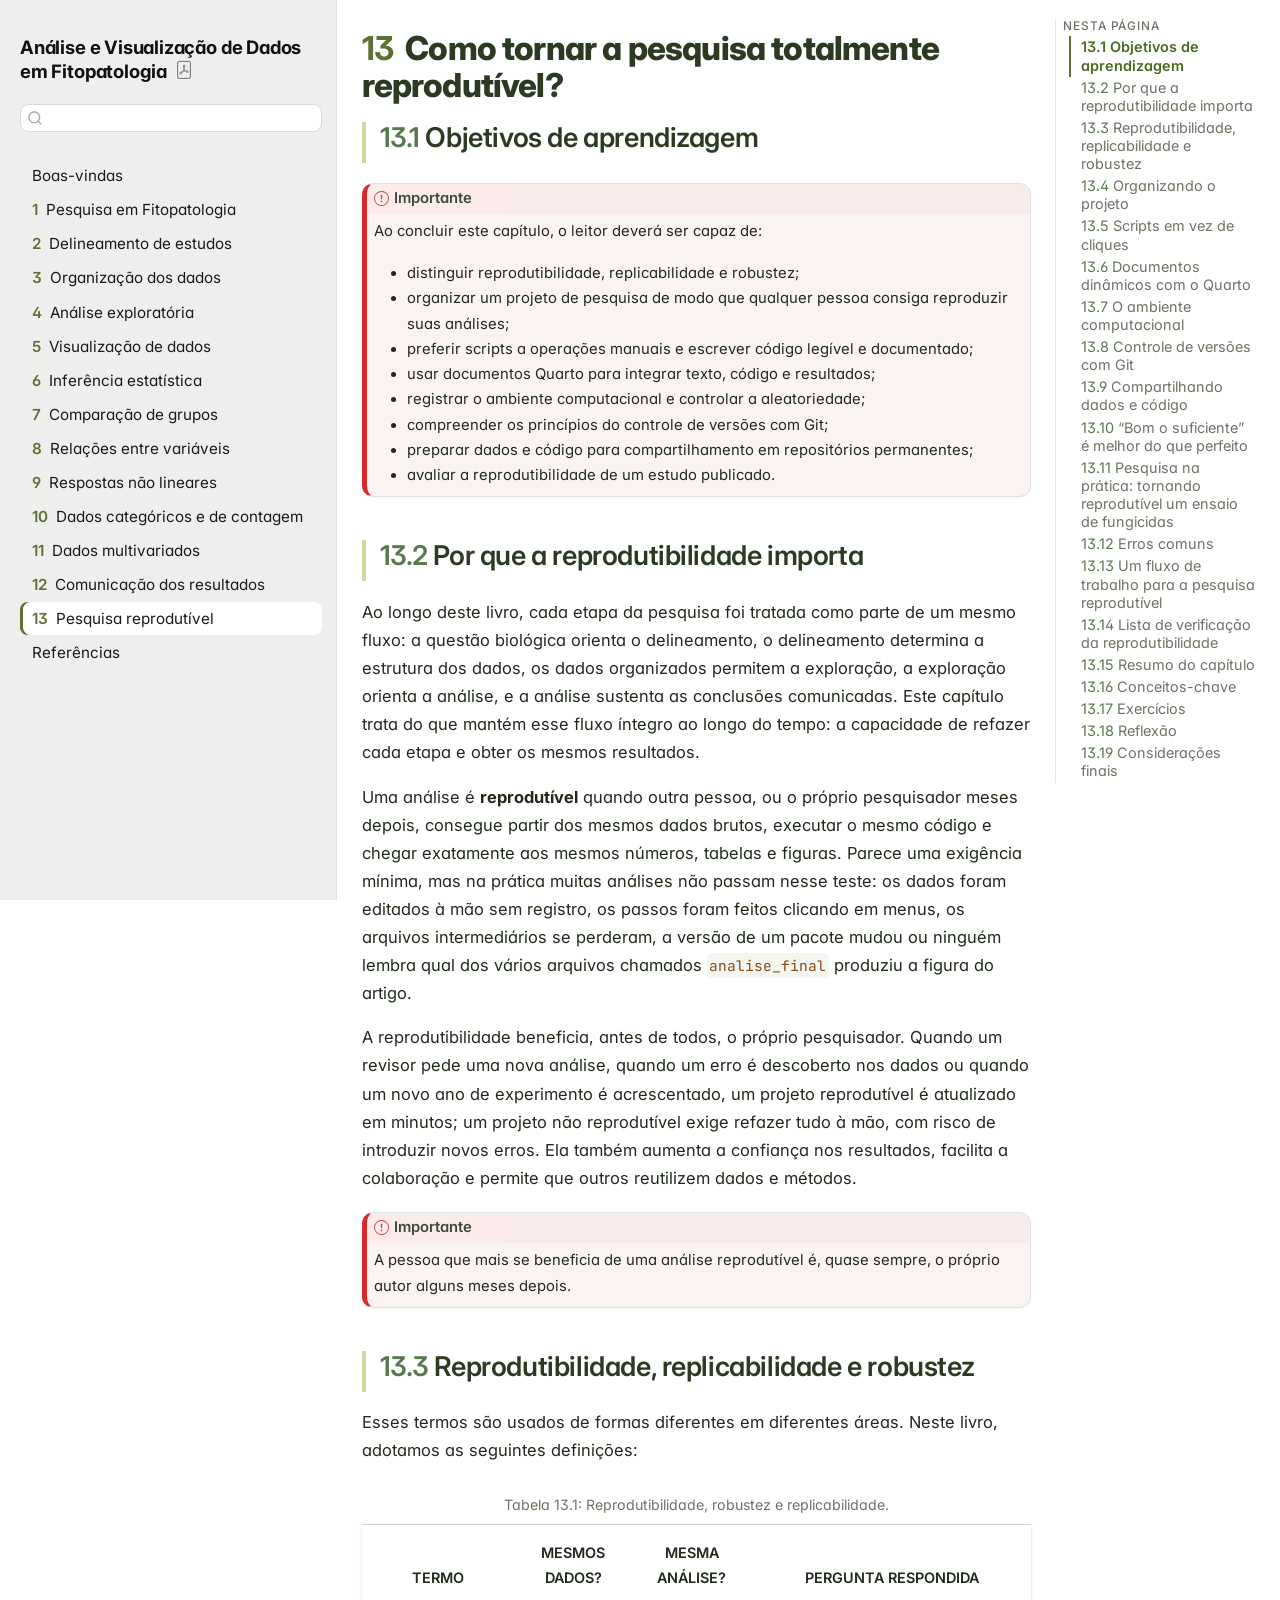
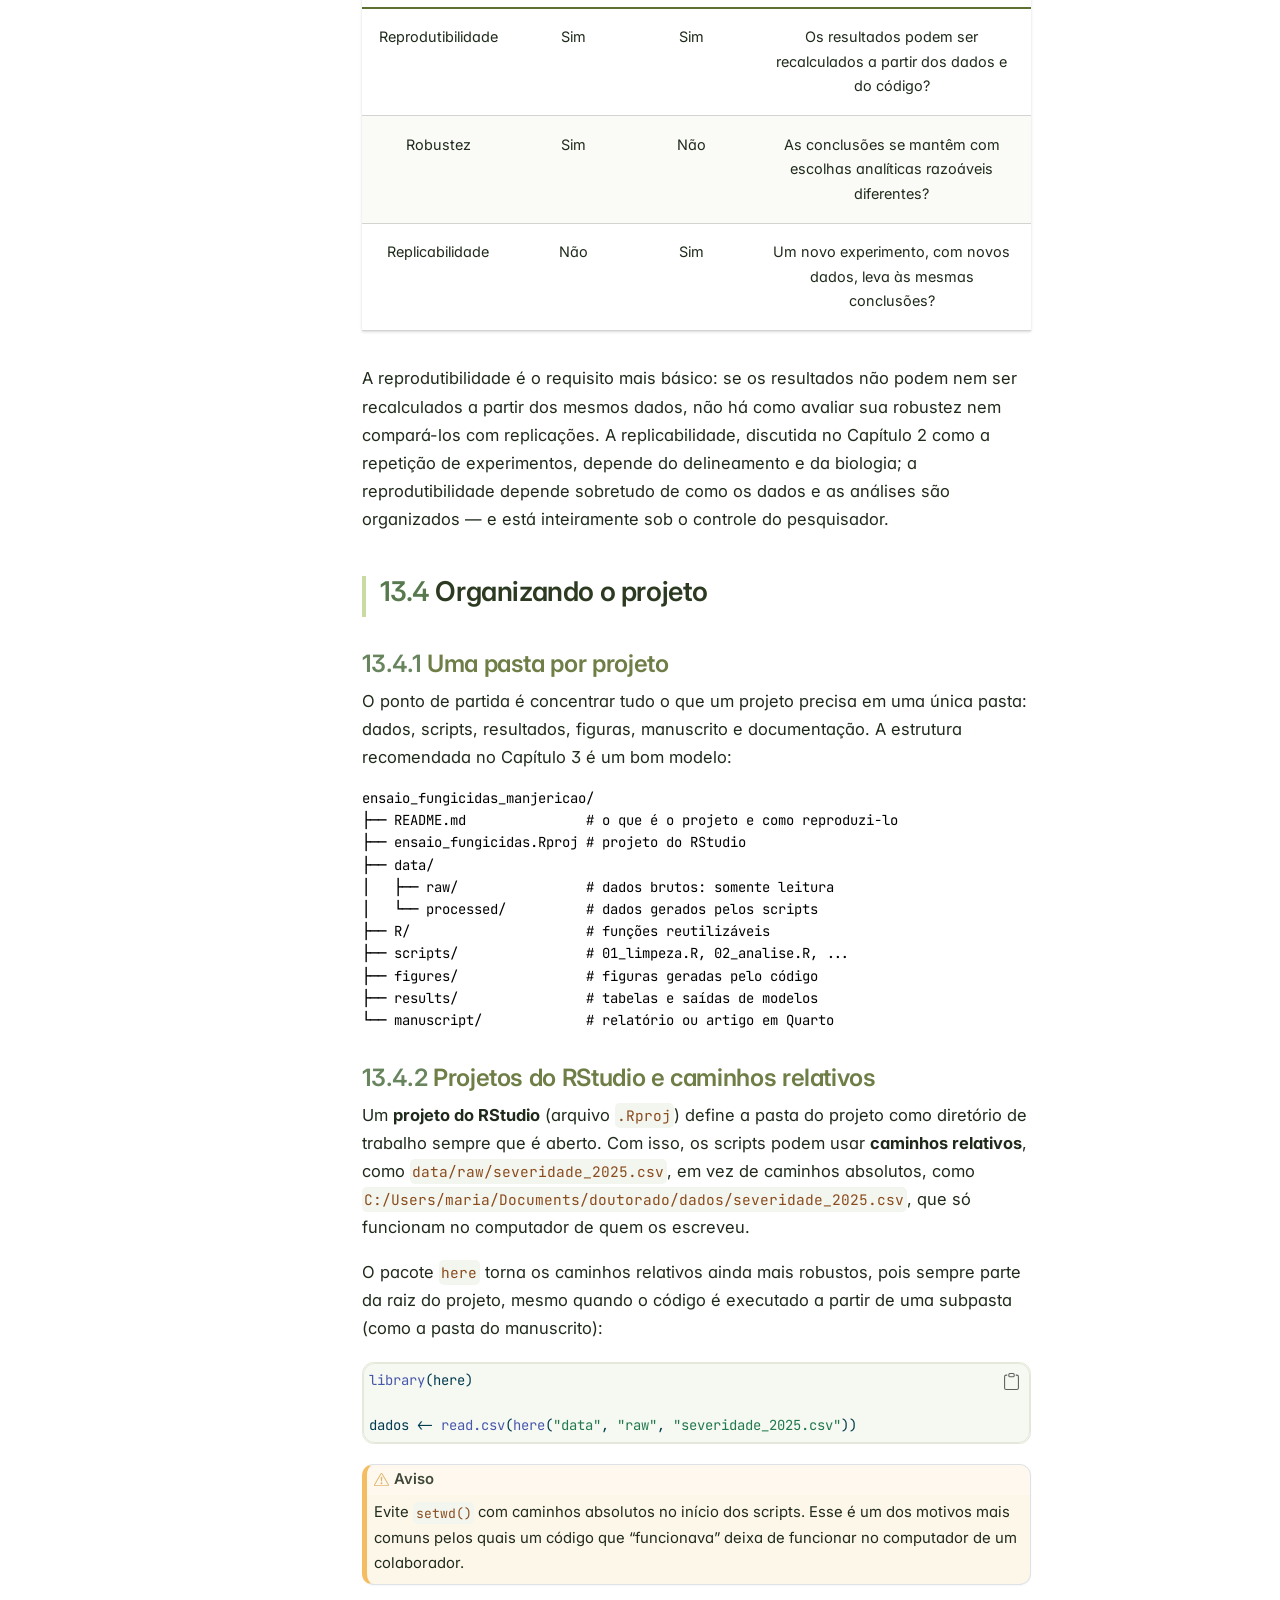
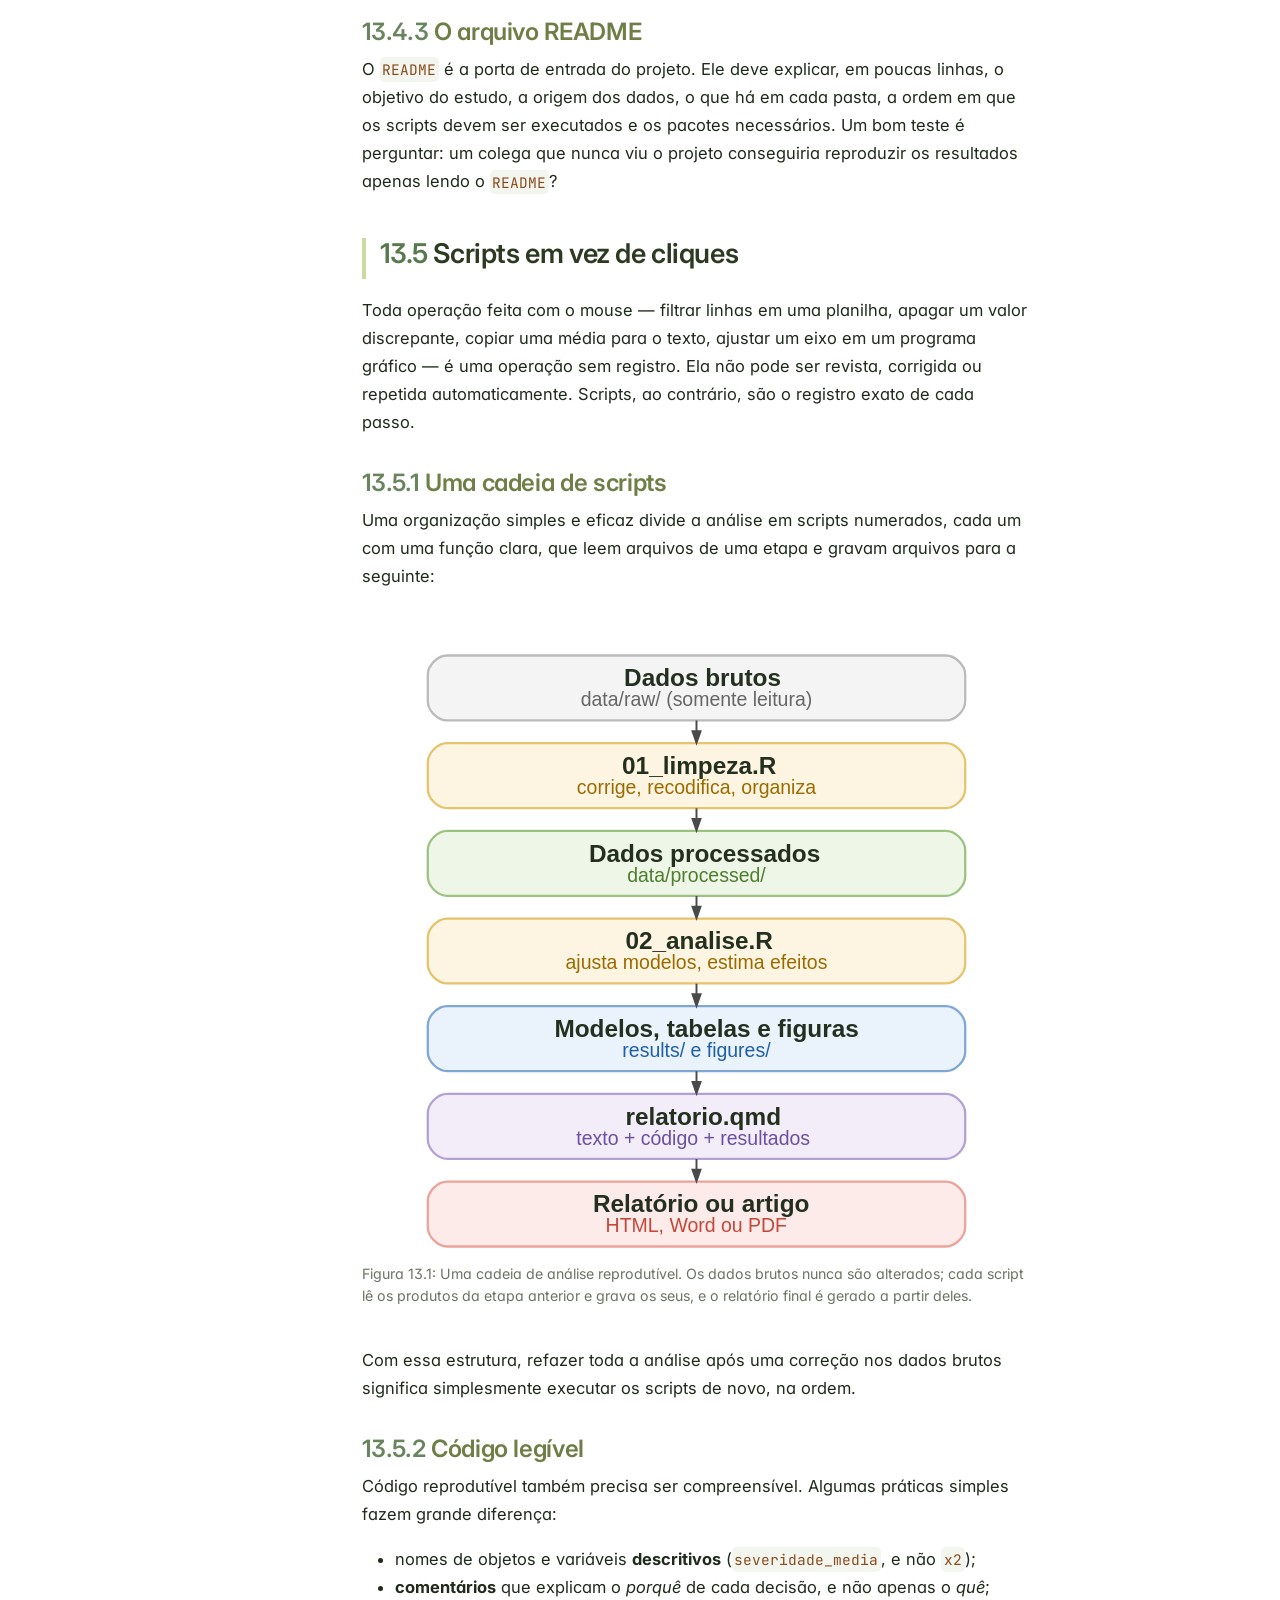
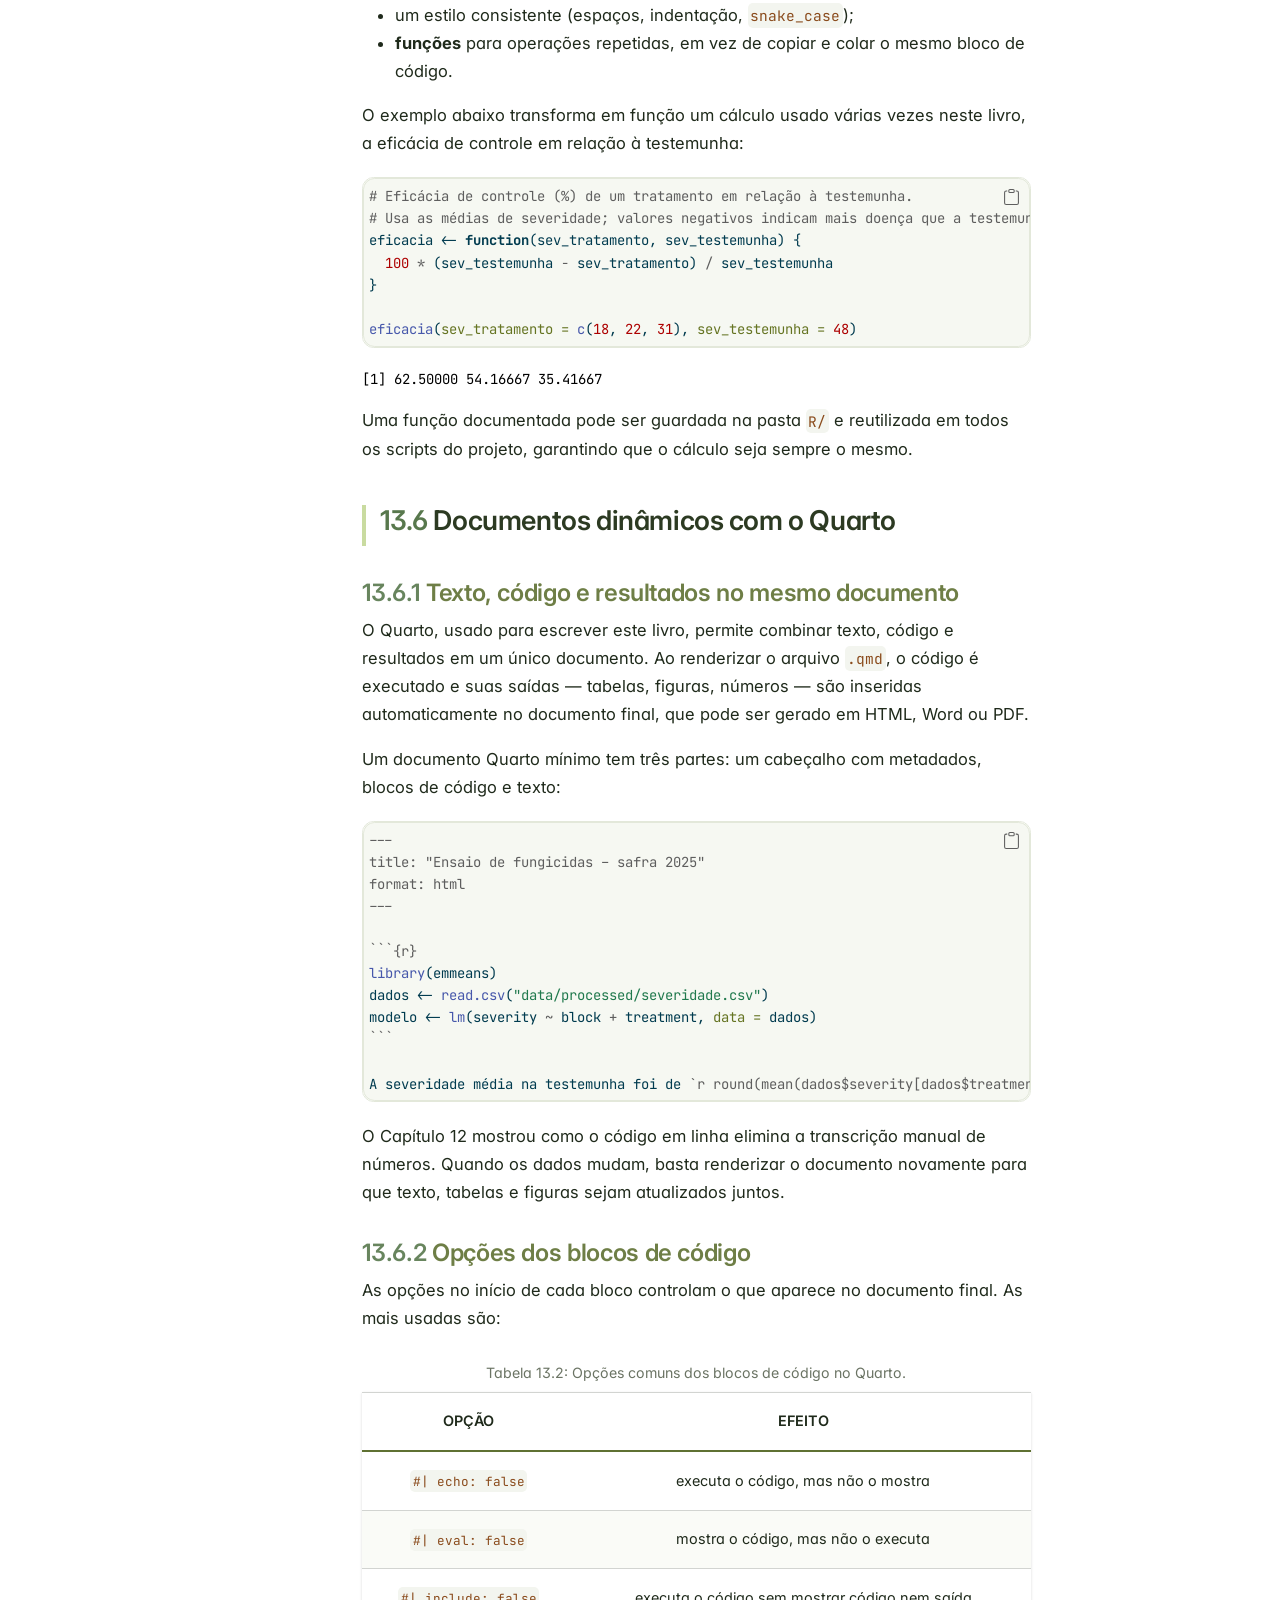
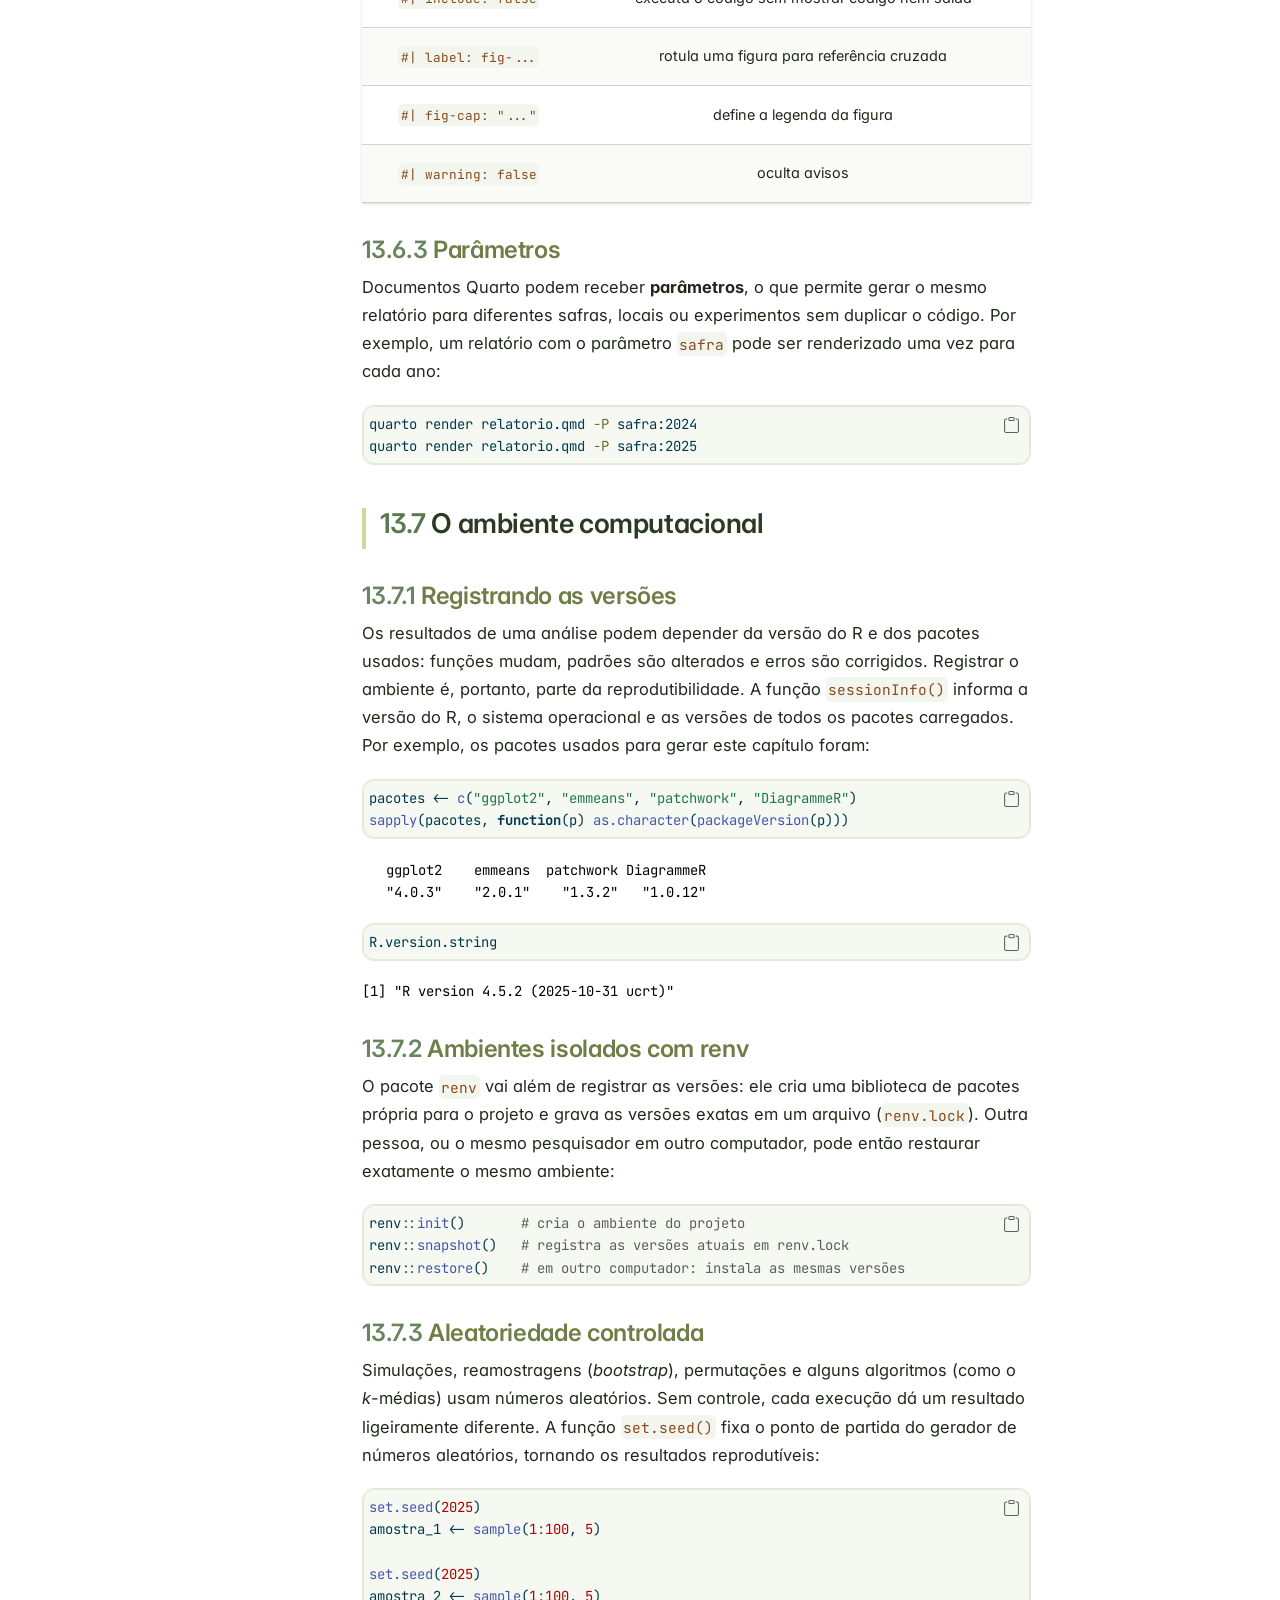
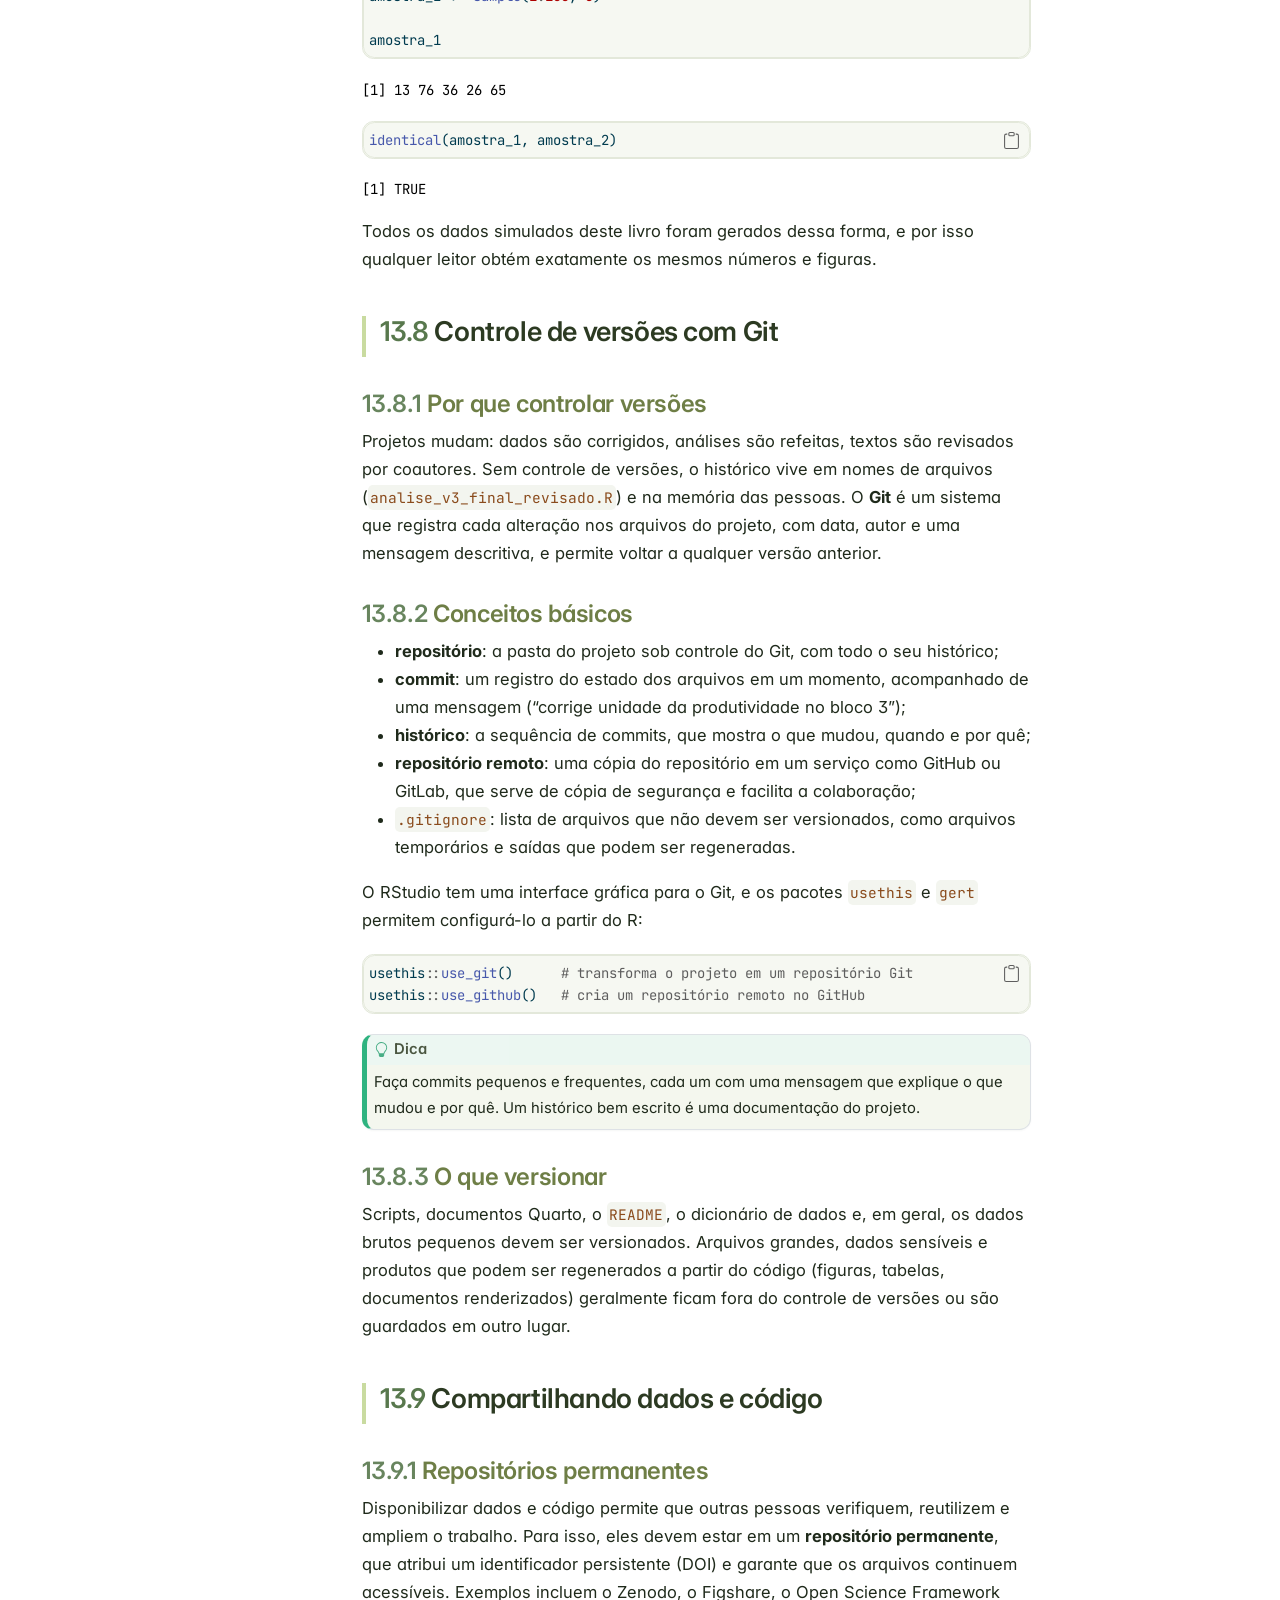
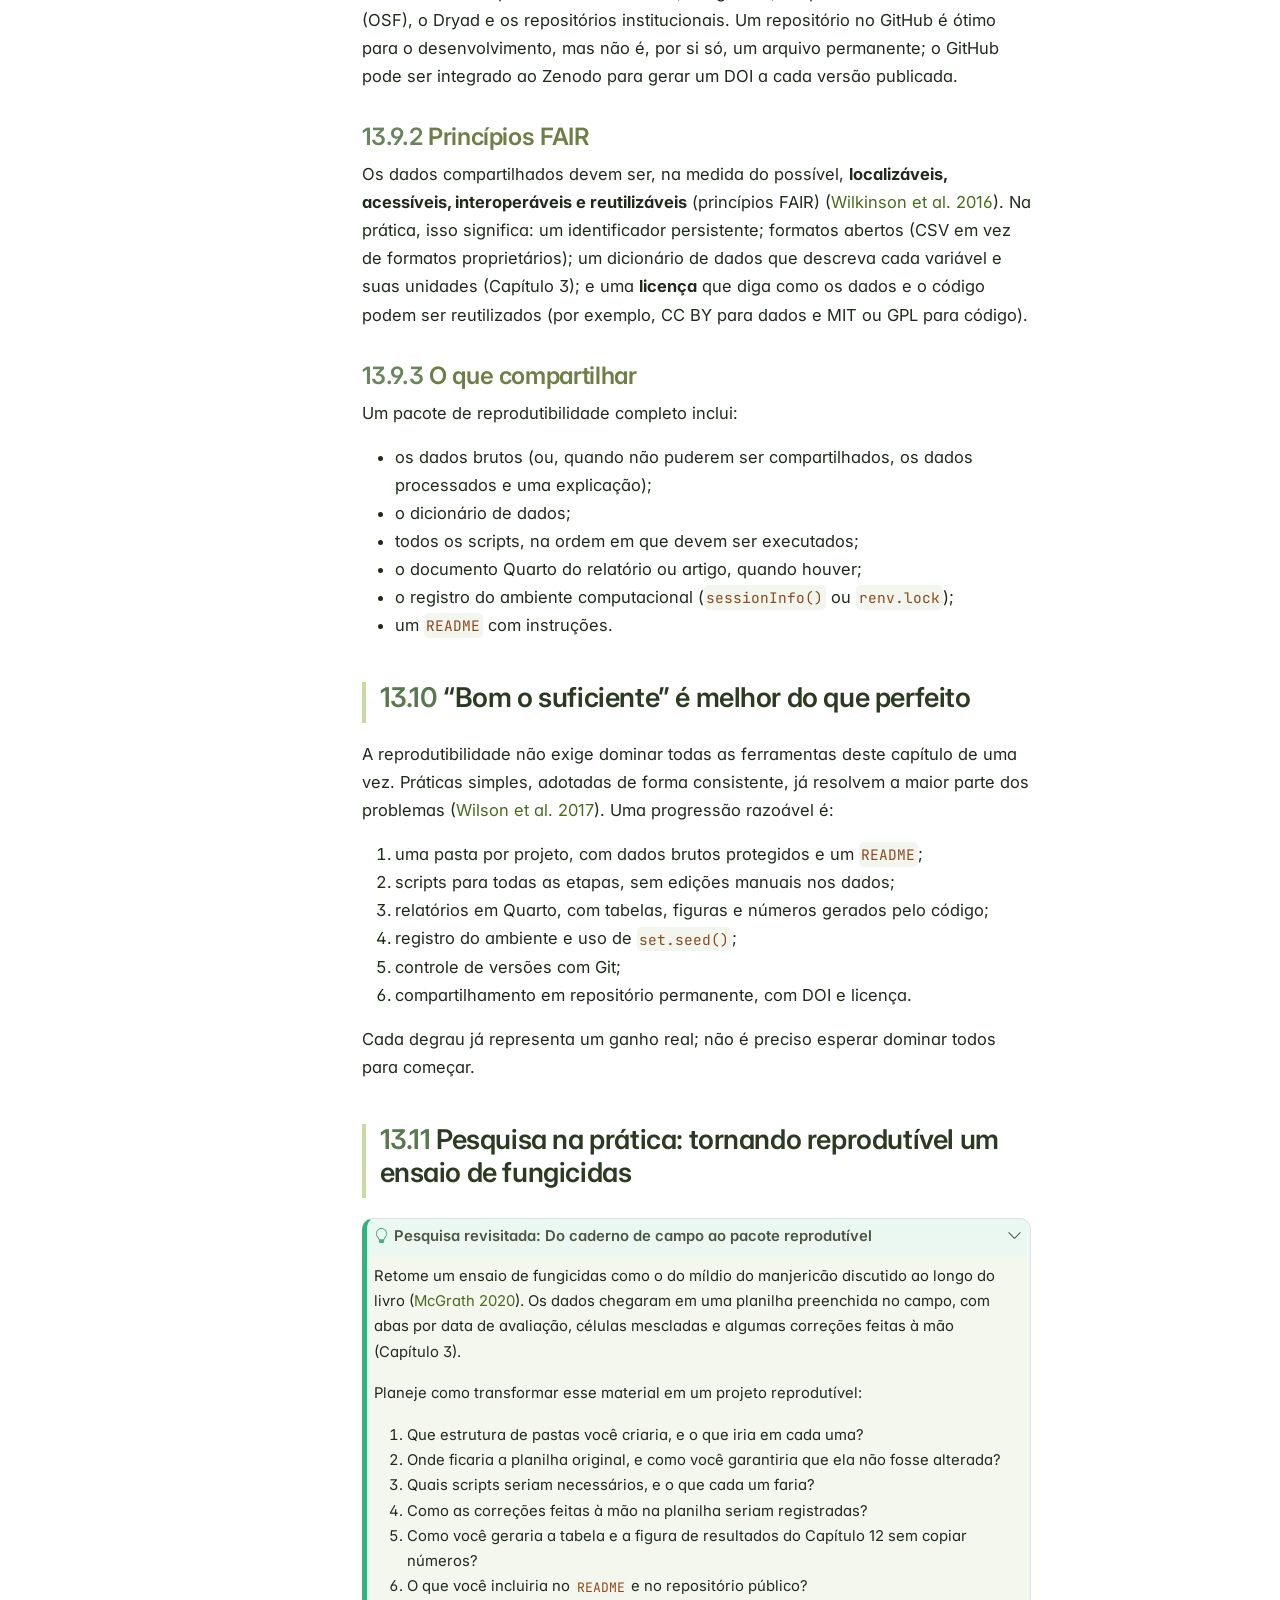
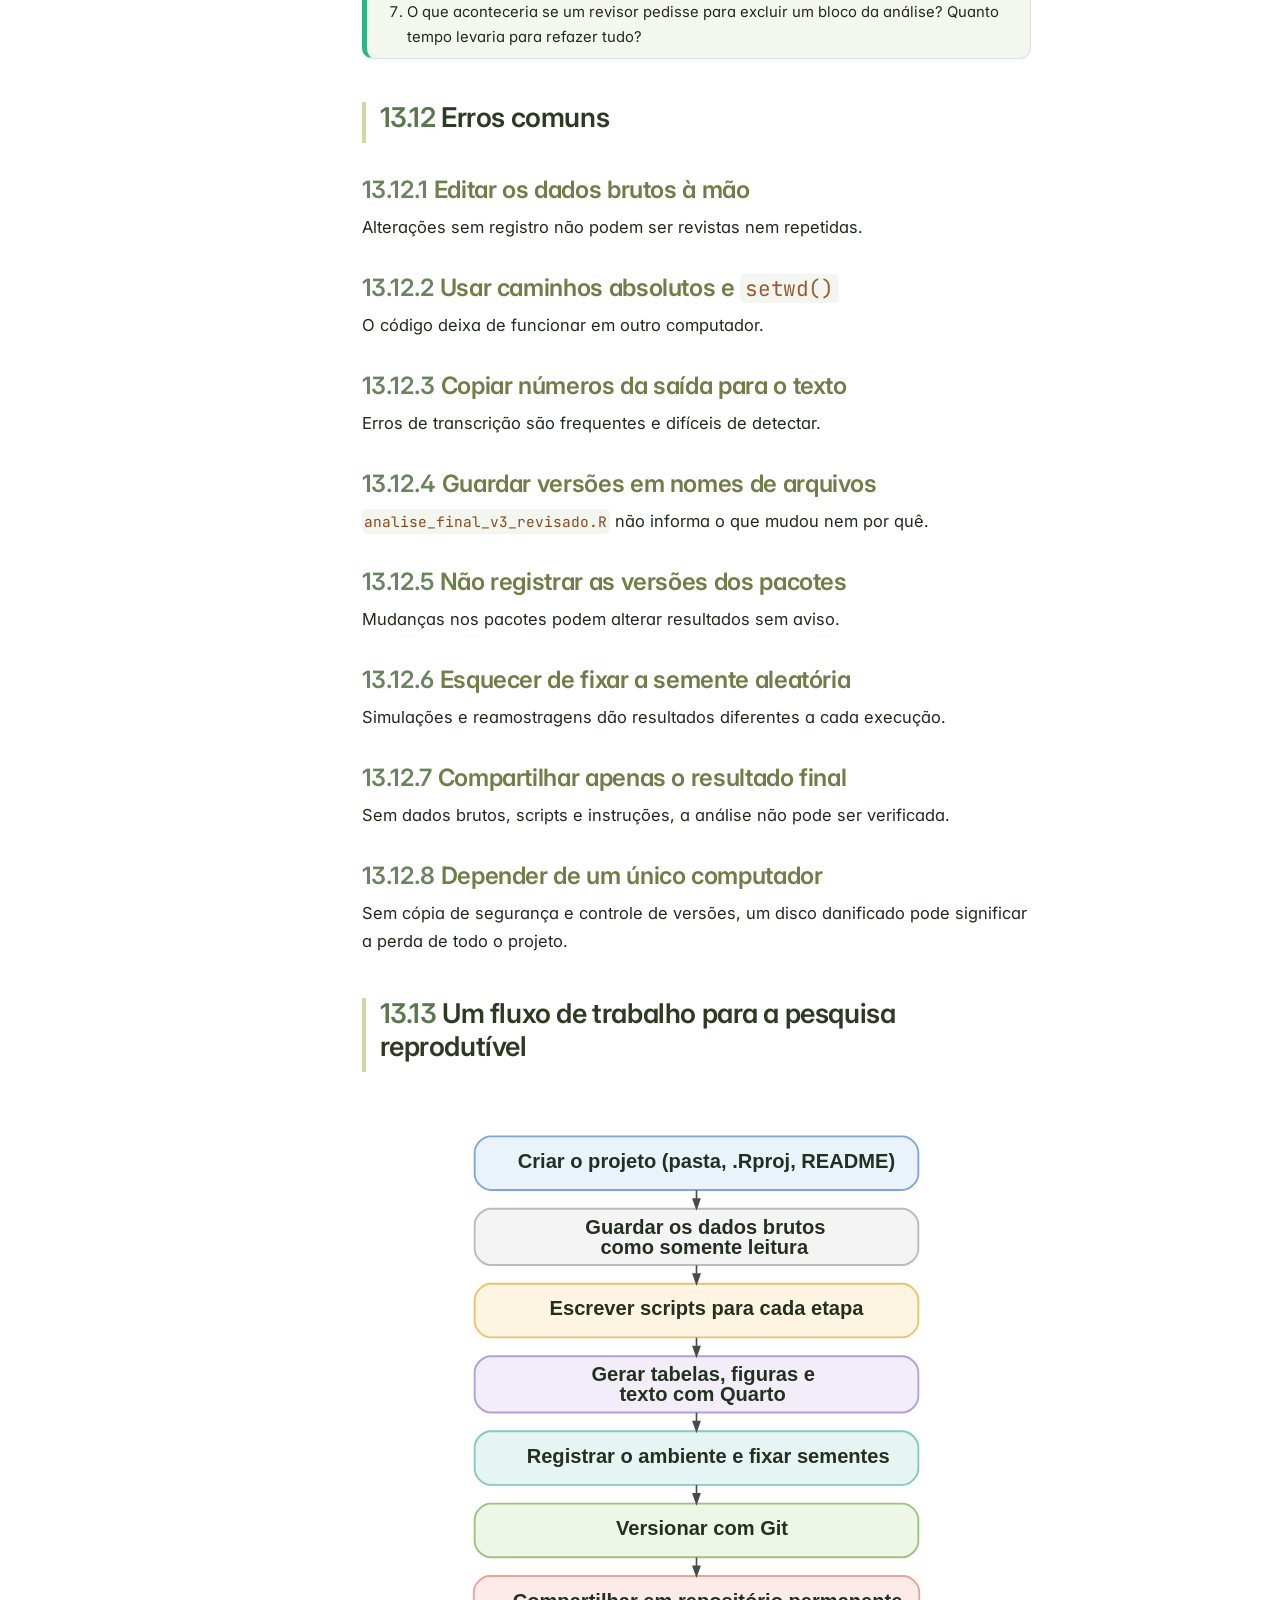
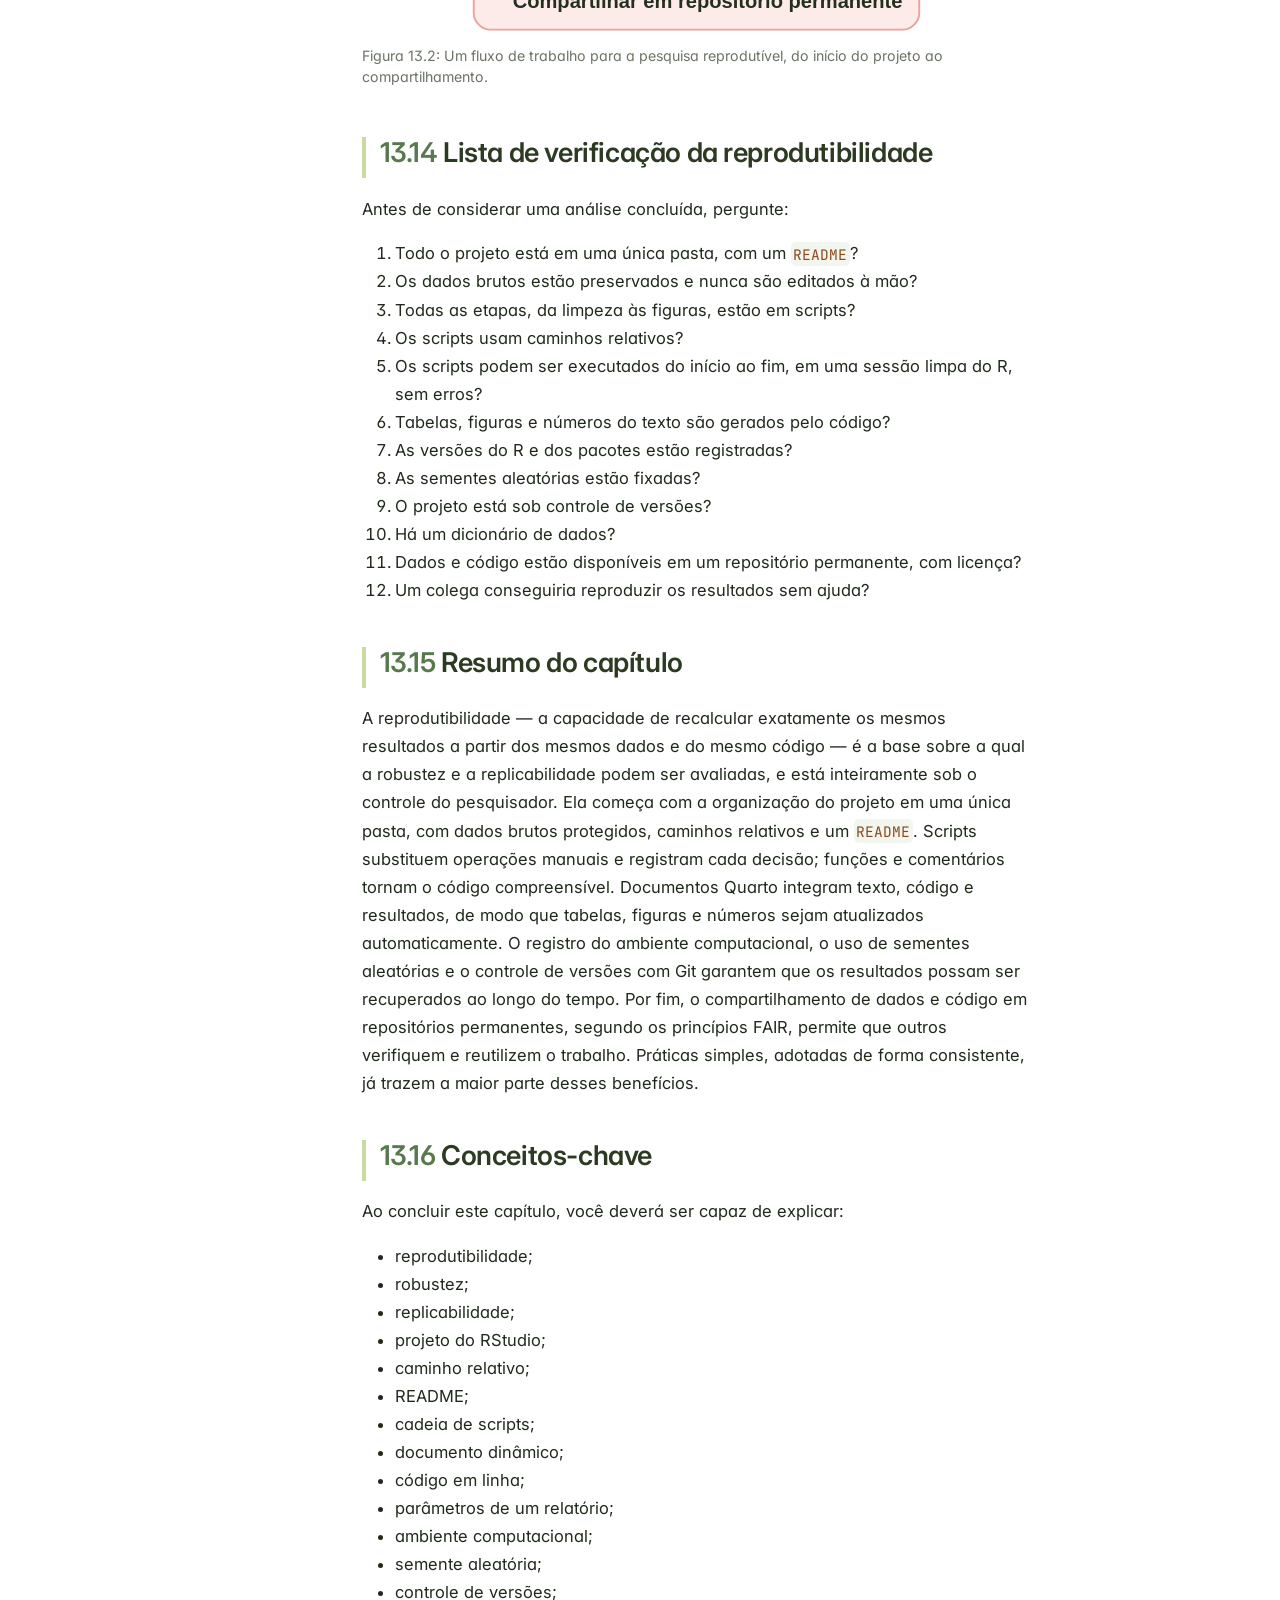
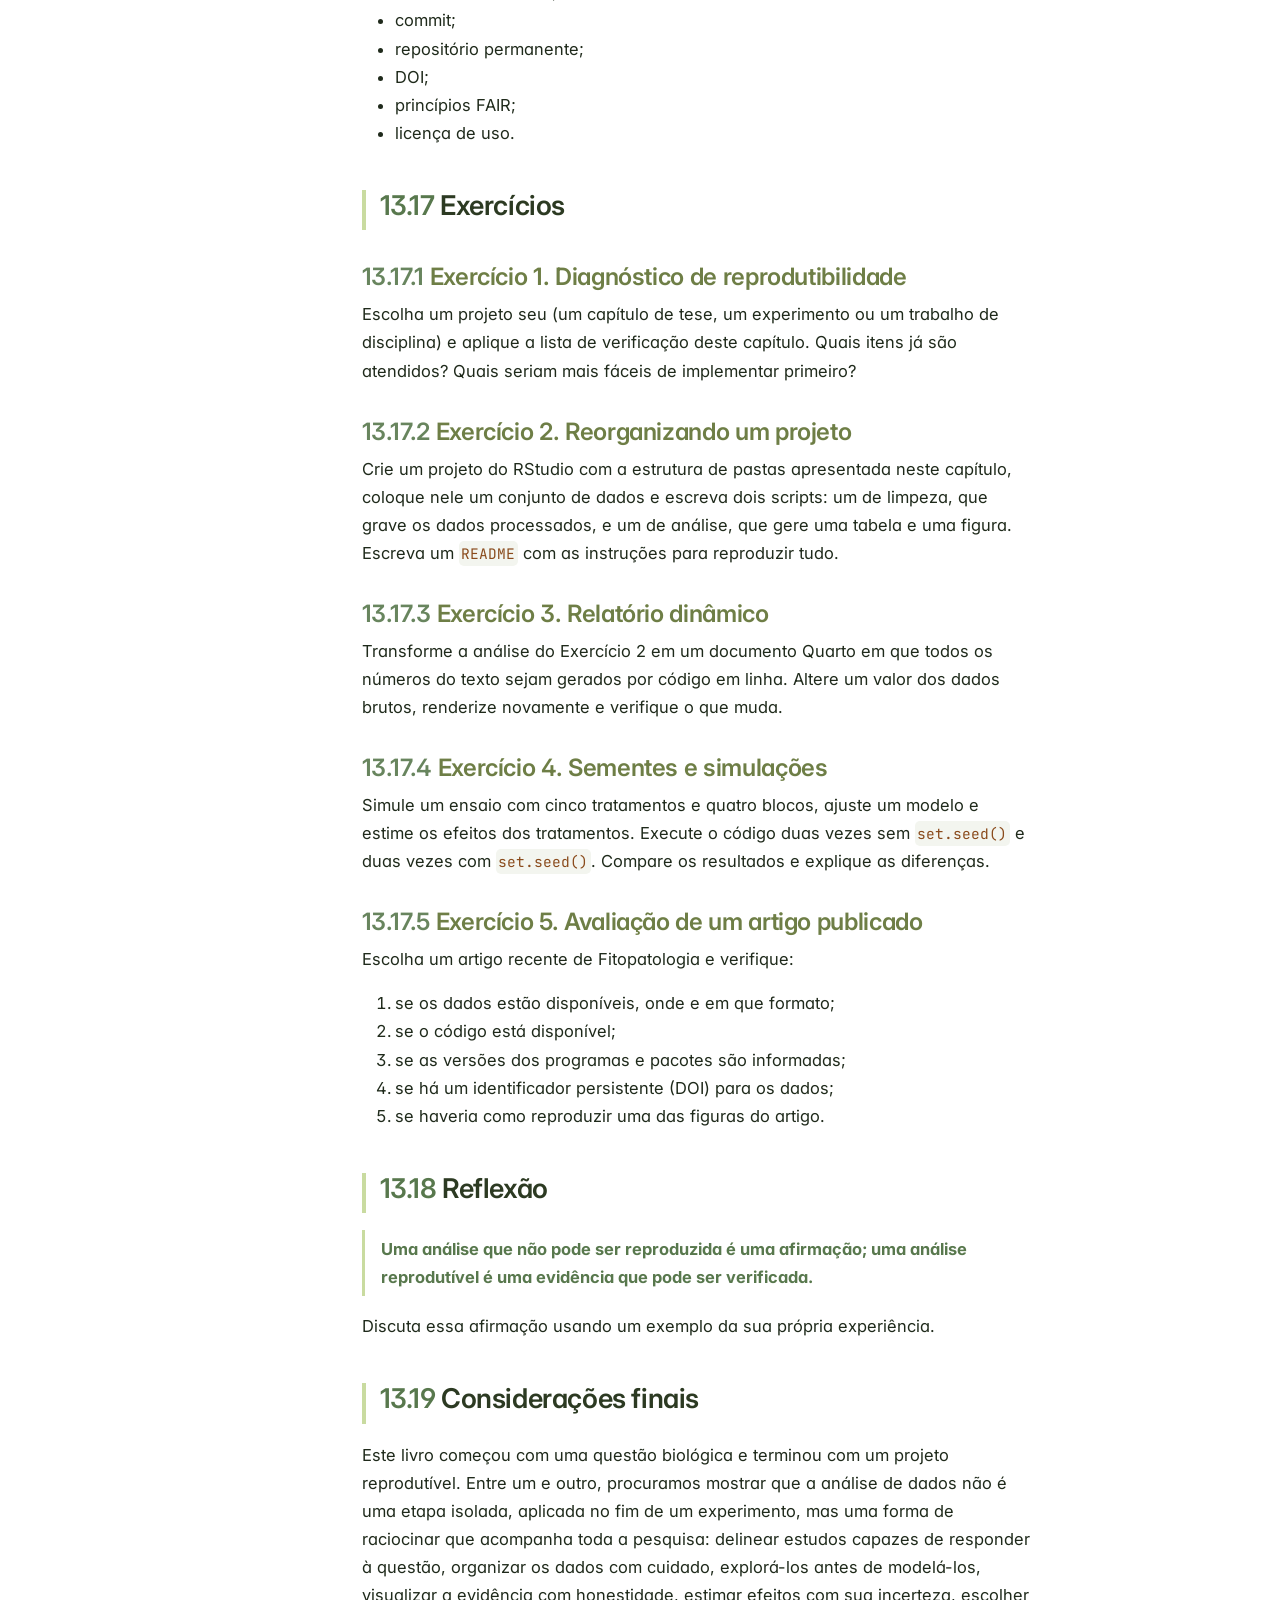
<file: docs/chapter13.html>
<!DOCTYPE html>
<html xmlns="http://www.w3.org/1999/xhtml" lang="pt-BR" xml:lang="pt-BR"><head>

<meta charset="utf-8">
<meta name="generator" content="quarto-1.9.38">

<meta name="viewport" content="width=device-width, initial-scale=1.0, user-scalable=yes">


<title>13&nbsp; Como tornar a pesquisa totalmente reprodutível? – Análise e Visualização de Dados em Fitopatologia</title>
<style>
/* Default styles provided by pandoc.
** See https://pandoc.org/MANUAL.html#variables-for-html for config info.
*/
code{white-space: pre-wrap;}
span.smallcaps{font-variant: small-caps;}
div.columns{display: flex; gap: min(4vw, 1.5em);}
div.column{flex: auto; overflow-x: auto;}
div.hanging-indent{margin-left: 1.5em; text-indent: -1.5em;}
ul.task-list{list-style: none;}
ul.task-list li input[type="checkbox"] {
  width: 0.8em;
  margin: 0 0.8em 0.2em -1em; /* quarto-specific, see https://github.com/quarto-dev/quarto-cli/issues/4556 */ 
  vertical-align: middle;
}
/* CSS for syntax highlighting */
html { -webkit-text-size-adjust: 100%; }
pre > code.sourceCode { white-space: pre; position: relative; }
pre > code.sourceCode > span { display: inline-block; line-height: 1.25; }
pre > code.sourceCode > span:empty { height: 1.2em; }
.sourceCode { overflow: visible; }
code.sourceCode > span { color: inherit; text-decoration: inherit; }
div.sourceCode { margin: 1em 0; }
pre.sourceCode { margin: 0; }
@media screen {
div.sourceCode { overflow: auto; }
}
@media print {
pre > code.sourceCode { white-space: pre-wrap; }
pre > code.sourceCode > span { text-indent: -5em; padding-left: 5em; }
}
pre.numberSource code
  { counter-reset: source-line 0; }
pre.numberSource code > span
  { position: relative; left: -4em; counter-increment: source-line; }
pre.numberSource code > span > a:first-child::before
  { content: counter(source-line);
    position: relative; left: -1em; text-align: right; vertical-align: baseline;
    border: none; display: inline-block;
    -webkit-touch-callout: none; -webkit-user-select: none;
    -khtml-user-select: none; -moz-user-select: none;
    -ms-user-select: none; user-select: none;
    padding: 0 4px; width: 4em;
  }
pre.numberSource { margin-left: 3em;  padding-left: 4px; }
div.sourceCode
  {   }
@media screen {
pre > code.sourceCode > span > a:first-child::before { text-decoration: underline; }
}
/* CSS for citations */
div.csl-bib-body { }
div.csl-entry {
  clear: both;
  margin-bottom: 0em;
}
.hanging-indent div.csl-entry {
  margin-left:2em;
  text-indent:-2em;
}
div.csl-left-margin {
  min-width:2em;
  float:left;
}
div.csl-right-inline {
  margin-left:2em;
  padding-left:1em;
}
div.csl-indent {
  margin-left: 2em;
}</style>


<script src="site_libs/quarto-nav/quarto-nav.js"></script>
<script src="site_libs/quarto-nav/headroom.min.js"></script>
<script src="site_libs/clipboard/clipboard.min.js"></script>
<script src="site_libs/quarto-search/autocomplete.umd.js"></script>
<script src="site_libs/quarto-search/fuse.min.js"></script>
<script src="site_libs/quarto-search/quarto-search.js"></script>
<meta name="quarto:offset" content="./">
<link href="./references.html" rel="next">
<link href="./chapter12.html" rel="prev">
<script src="site_libs/quarto-html/quarto.js" type="module"></script>
<script src="site_libs/quarto-html/tabsets/tabsets.js" type="module"></script>
<script src="site_libs/quarto-html/popper.min.js"></script>
<script src="site_libs/quarto-html/tippy.umd.min.js"></script>
<script src="site_libs/quarto-html/anchor.min.js"></script>
<link href="site_libs/quarto-html/tippy.css" rel="stylesheet">
<link href="site_libs/quarto-html/quarto-syntax-highlighting-83f05a120baf2fc1bde2a4009a52b236.css" rel="stylesheet" id="quarto-text-highlighting-styles">
<script src="site_libs/bootstrap/bootstrap.min.js"></script>
<link href="site_libs/bootstrap/bootstrap-icons.css" rel="stylesheet">
<link href="site_libs/bootstrap/bootstrap-a80f51e399cada09c095df7ee7e40398.min.css" rel="stylesheet" append-hash="true" id="quarto-bootstrap" data-mode="light">
<script id="quarto-search-options" type="application/json">{
  "location": "sidebar",
  "copy-button": false,
  "collapse-after": 3,
  "panel-placement": "start",
  "type": "textbox",
  "limit": 50,
  "keyboard-shortcut": [
    "f",
    "/",
    "s"
  ],
  "show-item-context": false,
  "language": {
    "search-no-results-text": "Nenhum resultado",
    "search-matching-documents-text": "documentos correspondentes",
    "search-copy-link-title": "Copiar link para a busca",
    "search-hide-matches-text": "Esconder correspondências adicionais",
    "search-more-match-text": "mais correspondência neste documento",
    "search-more-matches-text": "mais correspondências neste documento",
    "search-clear-button-title": "Limpar",
    "search-text-placeholder": "",
    "search-detached-cancel-button-title": "Cancelar",
    "search-submit-button-title": "Enviar",
    "search-label": "Procurar"
  }
}</script>
<style>html{ scroll-behavior: smooth; }</style>
<script src="site_libs/htmlwidgets-1.6.4/htmlwidgets.js"></script>

<script src="site_libs/viz-1.8.2/viz.js"></script>

<link href="site_libs/DiagrammeR-styles-0.2/styles.css" rel="stylesheet">

<script src="site_libs/grViz-binding-1.0.12/grViz.js"></script>



</head>

<body class="nav-sidebar docked quarto-light">

<div id="quarto-search-results"></div>
  <header id="quarto-header" class="headroom fixed-top">
  <nav class="quarto-secondary-nav">
    <div class="container-fluid d-flex">
      <button type="button" class="quarto-btn-toggle btn" data-bs-toggle="collapse" role="button" data-bs-target=".quarto-sidebar-collapse-item" aria-controls="quarto-sidebar" aria-expanded="false" aria-label="Alternar barra lateral" onclick="if (window.quartoToggleHeadroom) { window.quartoToggleHeadroom(); }">
        <i class="bi bi-layout-text-sidebar-reverse"></i>
      </button>
        <nav class="quarto-page-breadcrumbs" aria-label="breadcrumb"><ol class="breadcrumb"><li class="breadcrumb-item"><a href="./chapter13.html"><span class="chapter-number">13</span>&nbsp; <span class="chapter-title">Pesquisa reprodutível</span></a></li></ol></nav>
        <a class="flex-grow-1" role="navigation" data-bs-toggle="collapse" data-bs-target=".quarto-sidebar-collapse-item" aria-controls="quarto-sidebar" aria-expanded="false" aria-label="Alternar barra lateral" onclick="if (window.quartoToggleHeadroom) { window.quartoToggleHeadroom(); }">      
        </a>
      <button type="button" class="btn quarto-search-button" aria-label="Procurar" onclick="window.quartoOpenSearch();">
        <i class="bi bi-search"></i>
      </button>
    </div>
  </nav>
</header>
<!-- content -->
<div id="quarto-content" class="quarto-container page-columns page-rows-contents page-layout-article">
<!-- sidebar -->
  <nav id="quarto-sidebar" class="sidebar collapse collapse-horizontal quarto-sidebar-collapse-item sidebar-navigation docked overflow-auto">
    <div class="pt-lg-2 mt-2 text-left sidebar-header">
    <div class="sidebar-title mb-0 py-0">
      <a href="./">Análise e Visualização de Dados em Fitopatologia</a> 
        <div class="sidebar-tools-main">
    <a href="./analise-dados-fitopatologia.pdf" title="Baixar PDF" class="quarto-navigation-tool px-1" aria-label="Baixar PDF"><i class="bi bi-file-pdf"></i></a>
</div>
    </div>
      </div>
        <div class="mt-2 flex-shrink-0 align-items-center">
        <div class="sidebar-search">
        <div id="quarto-search" class="" title="Procurar"></div>
        </div>
        </div>
    <div class="sidebar-menu-container"> 
    <ul class="list-unstyled mt-1">
        <li class="sidebar-item">
  <div class="sidebar-item-container"> 
  <a href="./index.html" class="sidebar-item-text sidebar-link">
 <span class="menu-text">Boas-vindas</span></a>
  </div>
</li>
        <li class="sidebar-item">
  <div class="sidebar-item-container"> 
  <a href="./chapter1.html" class="sidebar-item-text sidebar-link">
 <span class="menu-text"><span class="chapter-number">1</span>&nbsp; <span class="chapter-title">Pesquisa em Fitopatologia</span></span></a>
  </div>
</li>
        <li class="sidebar-item">
  <div class="sidebar-item-container"> 
  <a href="./chapter2.html" class="sidebar-item-text sidebar-link">
 <span class="menu-text"><span class="chapter-number">2</span>&nbsp; <span class="chapter-title">Delineamento de estudos</span></span></a>
  </div>
</li>
        <li class="sidebar-item">
  <div class="sidebar-item-container"> 
  <a href="./chapter3.html" class="sidebar-item-text sidebar-link">
 <span class="menu-text"><span class="chapter-number">3</span>&nbsp; <span class="chapter-title">Organização dos dados</span></span></a>
  </div>
</li>
        <li class="sidebar-item">
  <div class="sidebar-item-container"> 
  <a href="./chapter4.html" class="sidebar-item-text sidebar-link">
 <span class="menu-text"><span class="chapter-number">4</span>&nbsp; <span class="chapter-title">Análise exploratória</span></span></a>
  </div>
</li>
        <li class="sidebar-item">
  <div class="sidebar-item-container"> 
  <a href="./chapter5.html" class="sidebar-item-text sidebar-link">
 <span class="menu-text"><span class="chapter-number">5</span>&nbsp; <span class="chapter-title">Visualização de dados</span></span></a>
  </div>
</li>
        <li class="sidebar-item">
  <div class="sidebar-item-container"> 
  <a href="./chapter6.html" class="sidebar-item-text sidebar-link">
 <span class="menu-text"><span class="chapter-number">6</span>&nbsp; <span class="chapter-title">Inferência estatística</span></span></a>
  </div>
</li>
        <li class="sidebar-item">
  <div class="sidebar-item-container"> 
  <a href="./chapter7.html" class="sidebar-item-text sidebar-link">
 <span class="menu-text"><span class="chapter-number">7</span>&nbsp; <span class="chapter-title">Comparação de grupos</span></span></a>
  </div>
</li>
        <li class="sidebar-item">
  <div class="sidebar-item-container"> 
  <a href="./chapter8.html" class="sidebar-item-text sidebar-link">
 <span class="menu-text"><span class="chapter-number">8</span>&nbsp; <span class="chapter-title">Relações entre variáveis</span></span></a>
  </div>
</li>
        <li class="sidebar-item">
  <div class="sidebar-item-container"> 
  <a href="./chapter9.html" class="sidebar-item-text sidebar-link">
 <span class="menu-text"><span class="chapter-number">9</span>&nbsp; <span class="chapter-title">Respostas não lineares</span></span></a>
  </div>
</li>
        <li class="sidebar-item">
  <div class="sidebar-item-container"> 
  <a href="./chapter10.html" class="sidebar-item-text sidebar-link">
 <span class="menu-text"><span class="chapter-number">10</span>&nbsp; <span class="chapter-title">Dados categóricos e de contagem</span></span></a>
  </div>
</li>
        <li class="sidebar-item">
  <div class="sidebar-item-container"> 
  <a href="./chapter11.html" class="sidebar-item-text sidebar-link">
 <span class="menu-text"><span class="chapter-number">11</span>&nbsp; <span class="chapter-title">Dados multivariados</span></span></a>
  </div>
</li>
        <li class="sidebar-item">
  <div class="sidebar-item-container"> 
  <a href="./chapter12.html" class="sidebar-item-text sidebar-link">
 <span class="menu-text"><span class="chapter-number">12</span>&nbsp; <span class="chapter-title">Comunicação dos resultados</span></span></a>
  </div>
</li>
        <li class="sidebar-item">
  <div class="sidebar-item-container"> 
  <a href="./chapter13.html" class="sidebar-item-text sidebar-link active">
 <span class="menu-text"><span class="chapter-number">13</span>&nbsp; <span class="chapter-title">Pesquisa reprodutível</span></span></a>
  </div>
</li>
        <li class="sidebar-item">
  <div class="sidebar-item-container"> 
  <a href="./references.html" class="sidebar-item-text sidebar-link">
 <span class="menu-text">Referências</span></a>
  </div>
</li>
    </ul>
    </div>
</nav>
<div id="quarto-sidebar-glass" class="quarto-sidebar-collapse-item" data-bs-toggle="collapse" data-bs-target=".quarto-sidebar-collapse-item"></div>
<!-- margin-sidebar -->
    <div id="quarto-margin-sidebar" class="sidebar margin-sidebar">
        <nav id="TOC" role="doc-toc" class="toc-active">
    <h2 id="toc-title">Nesta página</h2>
   
  <ul>
  <li><a href="#objetivos-de-aprendizagem" id="toc-objetivos-de-aprendizagem" class="nav-link active" data-scroll-target="#objetivos-de-aprendizagem"><span class="header-section-number">13.1</span> Objetivos de aprendizagem</a></li>
  <li><a href="#por-que-a-reprodutibilidade-importa" id="toc-por-que-a-reprodutibilidade-importa" class="nav-link" data-scroll-target="#por-que-a-reprodutibilidade-importa"><span class="header-section-number">13.2</span> Por que a reprodutibilidade importa</a></li>
  <li><a href="#reprodutibilidade-replicabilidade-e-robustez" id="toc-reprodutibilidade-replicabilidade-e-robustez" class="nav-link" data-scroll-target="#reprodutibilidade-replicabilidade-e-robustez"><span class="header-section-number">13.3</span> Reprodutibilidade, replicabilidade e robustez</a></li>
  <li><a href="#organizando-o-projeto" id="toc-organizando-o-projeto" class="nav-link" data-scroll-target="#organizando-o-projeto"><span class="header-section-number">13.4</span> Organizando o projeto</a>
  <ul class="collapse">
  <li><a href="#uma-pasta-por-projeto" id="toc-uma-pasta-por-projeto" class="nav-link" data-scroll-target="#uma-pasta-por-projeto"><span class="header-section-number">13.4.1</span> Uma pasta por projeto</a></li>
  <li><a href="#projetos-do-rstudio-e-caminhos-relativos" id="toc-projetos-do-rstudio-e-caminhos-relativos" class="nav-link" data-scroll-target="#projetos-do-rstudio-e-caminhos-relativos"><span class="header-section-number">13.4.2</span> Projetos do RStudio e caminhos relativos</a></li>
  <li><a href="#o-arquivo-readme" id="toc-o-arquivo-readme" class="nav-link" data-scroll-target="#o-arquivo-readme"><span class="header-section-number">13.4.3</span> O arquivo README</a></li>
  </ul></li>
  <li><a href="#scripts-em-vez-de-cliques" id="toc-scripts-em-vez-de-cliques" class="nav-link" data-scroll-target="#scripts-em-vez-de-cliques"><span class="header-section-number">13.5</span> Scripts em vez de cliques</a>
  <ul class="collapse">
  <li><a href="#uma-cadeia-de-scripts" id="toc-uma-cadeia-de-scripts" class="nav-link" data-scroll-target="#uma-cadeia-de-scripts"><span class="header-section-number">13.5.1</span> Uma cadeia de scripts</a></li>
  <li><a href="#código-legível" id="toc-código-legível" class="nav-link" data-scroll-target="#código-legível"><span class="header-section-number">13.5.2</span> Código legível</a></li>
  </ul></li>
  <li><a href="#documentos-dinâmicos-com-o-quarto" id="toc-documentos-dinâmicos-com-o-quarto" class="nav-link" data-scroll-target="#documentos-dinâmicos-com-o-quarto"><span class="header-section-number">13.6</span> Documentos dinâmicos com o Quarto</a>
  <ul class="collapse">
  <li><a href="#texto-código-e-resultados-no-mesmo-documento" id="toc-texto-código-e-resultados-no-mesmo-documento" class="nav-link" data-scroll-target="#texto-código-e-resultados-no-mesmo-documento"><span class="header-section-number">13.6.1</span> Texto, código e resultados no mesmo documento</a></li>
  <li><a href="#opções-dos-blocos-de-código" id="toc-opções-dos-blocos-de-código" class="nav-link" data-scroll-target="#opções-dos-blocos-de-código"><span class="header-section-number">13.6.2</span> Opções dos blocos de código</a></li>
  <li><a href="#parâmetros" id="toc-parâmetros" class="nav-link" data-scroll-target="#parâmetros"><span class="header-section-number">13.6.3</span> Parâmetros</a></li>
  </ul></li>
  <li><a href="#o-ambiente-computacional" id="toc-o-ambiente-computacional" class="nav-link" data-scroll-target="#o-ambiente-computacional"><span class="header-section-number">13.7</span> O ambiente computacional</a>
  <ul class="collapse">
  <li><a href="#registrando-as-versões" id="toc-registrando-as-versões" class="nav-link" data-scroll-target="#registrando-as-versões"><span class="header-section-number">13.7.1</span> Registrando as versões</a></li>
  <li><a href="#ambientes-isolados-com-renv" id="toc-ambientes-isolados-com-renv" class="nav-link" data-scroll-target="#ambientes-isolados-com-renv"><span class="header-section-number">13.7.2</span> Ambientes isolados com renv</a></li>
  <li><a href="#aleatoriedade-controlada" id="toc-aleatoriedade-controlada" class="nav-link" data-scroll-target="#aleatoriedade-controlada"><span class="header-section-number">13.7.3</span> Aleatoriedade controlada</a></li>
  </ul></li>
  <li><a href="#controle-de-versões-com-git" id="toc-controle-de-versões-com-git" class="nav-link" data-scroll-target="#controle-de-versões-com-git"><span class="header-section-number">13.8</span> Controle de versões com Git</a>
  <ul class="collapse">
  <li><a href="#por-que-controlar-versões" id="toc-por-que-controlar-versões" class="nav-link" data-scroll-target="#por-que-controlar-versões"><span class="header-section-number">13.8.1</span> Por que controlar versões</a></li>
  <li><a href="#conceitos-básicos" id="toc-conceitos-básicos" class="nav-link" data-scroll-target="#conceitos-básicos"><span class="header-section-number">13.8.2</span> Conceitos básicos</a></li>
  <li><a href="#o-que-versionar" id="toc-o-que-versionar" class="nav-link" data-scroll-target="#o-que-versionar"><span class="header-section-number">13.8.3</span> O que versionar</a></li>
  </ul></li>
  <li><a href="#compartilhando-dados-e-código" id="toc-compartilhando-dados-e-código" class="nav-link" data-scroll-target="#compartilhando-dados-e-código"><span class="header-section-number">13.9</span> Compartilhando dados e código</a>
  <ul class="collapse">
  <li><a href="#repositórios-permanentes" id="toc-repositórios-permanentes" class="nav-link" data-scroll-target="#repositórios-permanentes"><span class="header-section-number">13.9.1</span> Repositórios permanentes</a></li>
  <li><a href="#princípios-fair" id="toc-princípios-fair" class="nav-link" data-scroll-target="#princípios-fair"><span class="header-section-number">13.9.2</span> Princípios FAIR</a></li>
  <li><a href="#o-que-compartilhar" id="toc-o-que-compartilhar" class="nav-link" data-scroll-target="#o-que-compartilhar"><span class="header-section-number">13.9.3</span> O que compartilhar</a></li>
  </ul></li>
  <li><a href="#bom-o-suficiente-é-melhor-do-que-perfeito" id="toc-bom-o-suficiente-é-melhor-do-que-perfeito" class="nav-link" data-scroll-target="#bom-o-suficiente-é-melhor-do-que-perfeito"><span class="header-section-number">13.10</span> “Bom o suficiente” é melhor do que perfeito</a></li>
  <li><a href="#pesquisa-na-prática-tornando-reprodutível-um-ensaio-de-fungicidas" id="toc-pesquisa-na-prática-tornando-reprodutível-um-ensaio-de-fungicidas" class="nav-link" data-scroll-target="#pesquisa-na-prática-tornando-reprodutível-um-ensaio-de-fungicidas"><span class="header-section-number">13.11</span> Pesquisa na prática: tornando reprodutível um ensaio de fungicidas</a></li>
  <li><a href="#erros-comuns" id="toc-erros-comuns" class="nav-link" data-scroll-target="#erros-comuns"><span class="header-section-number">13.12</span> Erros comuns</a>
  <ul class="collapse">
  <li><a href="#editar-os-dados-brutos-à-mão" id="toc-editar-os-dados-brutos-à-mão" class="nav-link" data-scroll-target="#editar-os-dados-brutos-à-mão"><span class="header-section-number">13.12.1</span> Editar os dados brutos à mão</a></li>
  <li><a href="#usar-caminhos-absolutos-e-setwd" id="toc-usar-caminhos-absolutos-e-setwd" class="nav-link" data-scroll-target="#usar-caminhos-absolutos-e-setwd"><span class="header-section-number">13.12.2</span> Usar caminhos absolutos e <code>setwd()</code></a></li>
  <li><a href="#copiar-números-da-saída-para-o-texto" id="toc-copiar-números-da-saída-para-o-texto" class="nav-link" data-scroll-target="#copiar-números-da-saída-para-o-texto"><span class="header-section-number">13.12.3</span> Copiar números da saída para o texto</a></li>
  <li><a href="#guardar-versões-em-nomes-de-arquivos" id="toc-guardar-versões-em-nomes-de-arquivos" class="nav-link" data-scroll-target="#guardar-versões-em-nomes-de-arquivos"><span class="header-section-number">13.12.4</span> Guardar versões em nomes de arquivos</a></li>
  <li><a href="#não-registrar-as-versões-dos-pacotes" id="toc-não-registrar-as-versões-dos-pacotes" class="nav-link" data-scroll-target="#não-registrar-as-versões-dos-pacotes"><span class="header-section-number">13.12.5</span> Não registrar as versões dos pacotes</a></li>
  <li><a href="#esquecer-de-fixar-a-semente-aleatória" id="toc-esquecer-de-fixar-a-semente-aleatória" class="nav-link" data-scroll-target="#esquecer-de-fixar-a-semente-aleatória"><span class="header-section-number">13.12.6</span> Esquecer de fixar a semente aleatória</a></li>
  <li><a href="#compartilhar-apenas-o-resultado-final" id="toc-compartilhar-apenas-o-resultado-final" class="nav-link" data-scroll-target="#compartilhar-apenas-o-resultado-final"><span class="header-section-number">13.12.7</span> Compartilhar apenas o resultado final</a></li>
  <li><a href="#depender-de-um-único-computador" id="toc-depender-de-um-único-computador" class="nav-link" data-scroll-target="#depender-de-um-único-computador"><span class="header-section-number">13.12.8</span> Depender de um único computador</a></li>
  </ul></li>
  <li><a href="#um-fluxo-de-trabalho-para-a-pesquisa-reprodutível" id="toc-um-fluxo-de-trabalho-para-a-pesquisa-reprodutível" class="nav-link" data-scroll-target="#um-fluxo-de-trabalho-para-a-pesquisa-reprodutível"><span class="header-section-number">13.13</span> Um fluxo de trabalho para a pesquisa reprodutível</a></li>
  <li><a href="#lista-de-verificação-da-reprodutibilidade" id="toc-lista-de-verificação-da-reprodutibilidade" class="nav-link" data-scroll-target="#lista-de-verificação-da-reprodutibilidade"><span class="header-section-number">13.14</span> Lista de verificação da reprodutibilidade</a></li>
  <li><a href="#resumo-do-capítulo" id="toc-resumo-do-capítulo" class="nav-link" data-scroll-target="#resumo-do-capítulo"><span class="header-section-number">13.15</span> Resumo do capítulo</a></li>
  <li><a href="#conceitos-chave" id="toc-conceitos-chave" class="nav-link" data-scroll-target="#conceitos-chave"><span class="header-section-number">13.16</span> Conceitos-chave</a></li>
  <li><a href="#exercícios" id="toc-exercícios" class="nav-link" data-scroll-target="#exercícios"><span class="header-section-number">13.17</span> Exercícios</a>
  <ul class="collapse">
  <li><a href="#exercício-1.-diagnóstico-de-reprodutibilidade" id="toc-exercício-1.-diagnóstico-de-reprodutibilidade" class="nav-link" data-scroll-target="#exercício-1.-diagnóstico-de-reprodutibilidade"><span class="header-section-number">13.17.1</span> Exercício 1. Diagnóstico de reprodutibilidade</a></li>
  <li><a href="#exercício-2.-reorganizando-um-projeto" id="toc-exercício-2.-reorganizando-um-projeto" class="nav-link" data-scroll-target="#exercício-2.-reorganizando-um-projeto"><span class="header-section-number">13.17.2</span> Exercício 2. Reorganizando um projeto</a></li>
  <li><a href="#exercício-3.-relatório-dinâmico" id="toc-exercício-3.-relatório-dinâmico" class="nav-link" data-scroll-target="#exercício-3.-relatório-dinâmico"><span class="header-section-number">13.17.3</span> Exercício 3. Relatório dinâmico</a></li>
  <li><a href="#exercício-4.-sementes-e-simulações" id="toc-exercício-4.-sementes-e-simulações" class="nav-link" data-scroll-target="#exercício-4.-sementes-e-simulações"><span class="header-section-number">13.17.4</span> Exercício 4. Sementes e simulações</a></li>
  <li><a href="#exercício-5.-avaliação-de-um-artigo-publicado" id="toc-exercício-5.-avaliação-de-um-artigo-publicado" class="nav-link" data-scroll-target="#exercício-5.-avaliação-de-um-artigo-publicado"><span class="header-section-number">13.17.5</span> Exercício 5. Avaliação de um artigo publicado</a></li>
  </ul></li>
  <li><a href="#reflexão" id="toc-reflexão" class="nav-link" data-scroll-target="#reflexão"><span class="header-section-number">13.18</span> Reflexão</a></li>
  <li><a href="#considerações-finais" id="toc-considerações-finais" class="nav-link" data-scroll-target="#considerações-finais"><span class="header-section-number">13.19</span> Considerações finais</a></li>
  </ul>
</nav>
    </div>
<!-- main -->
<main class="content" id="quarto-document-content">

<header id="title-block-header" class="quarto-title-block default">
<div class="quarto-title">
<h1 class="title"><span class="chapter-number">13</span>&nbsp; <span class="chapter-title">Como tornar a pesquisa totalmente reprodutível?</span></h1>
</div>



<div class="quarto-title-meta">

    
  
    
  </div>
  


</header>


<section id="objetivos-de-aprendizagem" class="level2" data-number="13.1">
<h2 data-number="13.1" class="anchored" data-anchor-id="objetivos-de-aprendizagem"><span class="header-section-number">13.1</span> Objetivos de aprendizagem</h2>
<div class="callout callout-style-default callout-important callout-titled">
<div class="callout-header d-flex align-content-center">
<div class="callout-icon-container">
<i class="callout-icon"></i>
</div>
<div class="callout-title-container flex-fill">
Importante
</div>
</div>
<div class="callout-body-container callout-body">
<p>Ao concluir este capítulo, o leitor deverá ser capaz de:</p>
<ul>
<li>distinguir reprodutibilidade, replicabilidade e robustez;</li>
<li>organizar um projeto de pesquisa de modo que qualquer pessoa consiga reproduzir suas análises;</li>
<li>preferir scripts a operações manuais e escrever código legível e documentado;</li>
<li>usar documentos Quarto para integrar texto, código e resultados;</li>
<li>registrar o ambiente computacional e controlar a aleatoriedade;</li>
<li>compreender os princípios do controle de versões com Git;</li>
<li>preparar dados e código para compartilhamento em repositórios permanentes;</li>
<li>avaliar a reprodutibilidade de um estudo publicado.</li>
</ul>
</div>
</div>
</section>
<section id="por-que-a-reprodutibilidade-importa" class="level2" data-number="13.2">
<h2 data-number="13.2" class="anchored" data-anchor-id="por-que-a-reprodutibilidade-importa"><span class="header-section-number">13.2</span> Por que a reprodutibilidade importa</h2>
<p>Ao longo deste livro, cada etapa da pesquisa foi tratada como parte de um mesmo fluxo: a questão biológica orienta o delineamento, o delineamento determina a estrutura dos dados, os dados organizados permitem a exploração, a exploração orienta a análise, e a análise sustenta as conclusões comunicadas. Este capítulo trata do que mantém esse fluxo íntegro ao longo do tempo: a capacidade de refazer cada etapa e obter os mesmos resultados.</p>
<p>Uma análise é <strong>reprodutível</strong> quando outra pessoa, ou o próprio pesquisador meses depois, consegue partir dos mesmos dados brutos, executar o mesmo código e chegar exatamente aos mesmos números, tabelas e figuras. Parece uma exigência mínima, mas na prática muitas análises não passam nesse teste: os dados foram editados à mão sem registro, os passos foram feitos clicando em menus, os arquivos intermediários se perderam, a versão de um pacote mudou ou ninguém lembra qual dos vários arquivos chamados <code>analise_final</code> produziu a figura do artigo.</p>
<p>A reprodutibilidade beneficia, antes de todos, o próprio pesquisador. Quando um revisor pede uma nova análise, quando um erro é descoberto nos dados ou quando um novo ano de experimento é acrescentado, um projeto reprodutível é atualizado em minutos; um projeto não reprodutível exige refazer tudo à mão, com risco de introduzir novos erros. Ela também aumenta a confiança nos resultados, facilita a colaboração e permite que outros reutilizem dados e métodos.</p>
<div class="callout callout-style-default callout-important callout-titled">
<div class="callout-header d-flex align-content-center">
<div class="callout-icon-container">
<i class="callout-icon"></i>
</div>
<div class="callout-title-container flex-fill">
Importante
</div>
</div>
<div class="callout-body-container callout-body">
<p>A pessoa que mais se beneficia de uma análise reprodutível é, quase sempre, o próprio autor alguns meses depois.</p>
</div>
</div>
</section>
<section id="reprodutibilidade-replicabilidade-e-robustez" class="level2" data-number="13.3">
<h2 data-number="13.3" class="anchored" data-anchor-id="reprodutibilidade-replicabilidade-e-robustez"><span class="header-section-number">13.3</span> Reprodutibilidade, replicabilidade e robustez</h2>
<p>Esses termos são usados de formas diferentes em diferentes áreas. Neste livro, adotamos as seguintes definições:</p>
<div id="tbl-ch13-termos" class="quarto-float quarto-figure quarto-figure-center anchored">
<figure class="quarto-float quarto-float-tbl figure">
<figcaption class="quarto-float-caption-top quarto-float-caption quarto-float-tbl" id="tbl-ch13-termos-caption-0ceaefa1-69ba-4598-a22c-09a6ac19f8ca">
Tabela&nbsp;13.1: Reprodutibilidade, robustez e replicabilidade.
</figcaption>
<div aria-describedby="tbl-ch13-termos-caption-0ceaefa1-69ba-4598-a22c-09a6ac19f8ca">
<table class="caption-top table">
<colgroup>
<col style="width: 22%">
<col style="width: 17%">
<col style="width: 18%">
<col style="width: 41%">
</colgroup>
<thead>
<tr class="header">
<th>Termo</th>
<th>Mesmos dados?</th>
<th>Mesma análise?</th>
<th>Pergunta respondida</th>
</tr>
</thead>
<tbody>
<tr class="odd">
<td>Reprodutibilidade</td>
<td>Sim</td>
<td>Sim</td>
<td>Os resultados podem ser recalculados a partir dos dados e do código?</td>
</tr>
<tr class="even">
<td>Robustez</td>
<td>Sim</td>
<td>Não</td>
<td>As conclusões se mantêm com escolhas analíticas razoáveis diferentes?</td>
</tr>
<tr class="odd">
<td>Replicabilidade</td>
<td>Não</td>
<td>Sim</td>
<td>Um novo experimento, com novos dados, leva às mesmas conclusões?</td>
</tr>
</tbody>
</table>
</div>
</figure>
</div>
<p>A reprodutibilidade é o requisito mais básico: se os resultados não podem nem ser recalculados a partir dos mesmos dados, não há como avaliar sua robustez nem compará-los com replicações. A replicabilidade, discutida no Capítulo 2 como a repetição de experimentos, depende do delineamento e da biologia; a reprodutibilidade depende sobretudo de como os dados e as análises são organizados — e está inteiramente sob o controle do pesquisador.</p>
</section>
<section id="organizando-o-projeto" class="level2" data-number="13.4">
<h2 data-number="13.4" class="anchored" data-anchor-id="organizando-o-projeto"><span class="header-section-number">13.4</span> Organizando o projeto</h2>
<section id="uma-pasta-por-projeto" class="level3" data-number="13.4.1">
<h3 data-number="13.4.1" class="anchored" data-anchor-id="uma-pasta-por-projeto"><span class="header-section-number">13.4.1</span> Uma pasta por projeto</h3>
<p>O ponto de partida é concentrar tudo o que um projeto precisa em uma única pasta: dados, scripts, resultados, figuras, manuscrito e documentação. A estrutura recomendada no Capítulo 3 é um bom modelo:</p>
<pre class="text"><code>ensaio_fungicidas_manjericao/
├── README.md               # o que é o projeto e como reproduzi-lo
├── ensaio_fungicidas.Rproj # projeto do RStudio
├── data/
│   ├── raw/                # dados brutos: somente leitura
│   └── processed/          # dados gerados pelos scripts
├── R/                      # funções reutilizáveis
├── scripts/                # 01_limpeza.R, 02_analise.R, ...
├── figures/                # figuras geradas pelo código
├── results/                # tabelas e saídas de modelos
└── manuscript/             # relatório ou artigo em Quarto</code></pre>
</section>
<section id="projetos-do-rstudio-e-caminhos-relativos" class="level3" data-number="13.4.2">
<h3 data-number="13.4.2" class="anchored" data-anchor-id="projetos-do-rstudio-e-caminhos-relativos"><span class="header-section-number">13.4.2</span> Projetos do RStudio e caminhos relativos</h3>
<p>Um <strong>projeto do RStudio</strong> (arquivo <code>.Rproj</code>) define a pasta do projeto como diretório de trabalho sempre que é aberto. Com isso, os scripts podem usar <strong>caminhos relativos</strong>, como <code>data/raw/severidade_2025.csv</code>, em vez de caminhos absolutos, como <code>C:/Users/maria/Documents/doutorado/dados/severidade_2025.csv</code>, que só funcionam no computador de quem os escreveu.</p>
<p>O pacote <code>here</code> torna os caminhos relativos ainda mais robustos, pois sempre parte da raiz do projeto, mesmo quando o código é executado a partir de uma subpasta (como a pasta do manuscrito):</p>
<div class="cell" data-layout-align="center">
<div class="code-copy-outer-scaffold"><div class="sourceCode cell-code" id="cb2"><pre class="sourceCode r code-with-copy"><code class="sourceCode r"><span id="cb2-1"><a href="#cb2-1" aria-hidden="true" tabindex="-1"></a><span class="fu">library</span>(here)</span>
<span id="cb2-2"><a href="#cb2-2" aria-hidden="true" tabindex="-1"></a></span>
<span id="cb2-3"><a href="#cb2-3" aria-hidden="true" tabindex="-1"></a>dados <span class="ot">&lt;-</span> <span class="fu">read.csv</span>(<span class="fu">here</span>(<span class="st">"data"</span>, <span class="st">"raw"</span>, <span class="st">"severidade_2025.csv"</span>))</span></code></pre></div><button title="Copiar para a área de transferência" class="code-copy-button"><i class="bi"></i></button></div>
</div>
<div class="callout callout-style-default callout-warning callout-titled">
<div class="callout-header d-flex align-content-center">
<div class="callout-icon-container">
<i class="callout-icon"></i>
</div>
<div class="callout-title-container flex-fill">
Aviso
</div>
</div>
<div class="callout-body-container callout-body">
<p>Evite <code>setwd()</code> com caminhos absolutos no início dos scripts. Esse é um dos motivos mais comuns pelos quais um código que “funcionava” deixa de funcionar no computador de um colaborador.</p>
</div>
</div>
</section>
<section id="o-arquivo-readme" class="level3" data-number="13.4.3">
<h3 data-number="13.4.3" class="anchored" data-anchor-id="o-arquivo-readme"><span class="header-section-number">13.4.3</span> O arquivo README</h3>
<p>O <code>README</code> é a porta de entrada do projeto. Ele deve explicar, em poucas linhas, o objetivo do estudo, a origem dos dados, o que há em cada pasta, a ordem em que os scripts devem ser executados e os pacotes necessários. Um bom teste é perguntar: um colega que nunca viu o projeto conseguiria reproduzir os resultados apenas lendo o <code>README</code>?</p>
</section>
</section>
<section id="scripts-em-vez-de-cliques" class="level2" data-number="13.5">
<h2 data-number="13.5" class="anchored" data-anchor-id="scripts-em-vez-de-cliques"><span class="header-section-number">13.5</span> Scripts em vez de cliques</h2>
<p>Toda operação feita com o mouse — filtrar linhas em uma planilha, apagar um valor discrepante, copiar uma média para o texto, ajustar um eixo em um programa gráfico — é uma operação sem registro. Ela não pode ser revista, corrigida ou repetida automaticamente. Scripts, ao contrário, são o registro exato de cada passo.</p>
<section id="uma-cadeia-de-scripts" class="level3" data-number="13.5.1">
<h3 data-number="13.5.1" class="anchored" data-anchor-id="uma-cadeia-de-scripts"><span class="header-section-number">13.5.1</span> Uma cadeia de scripts</h3>
<p>Uma organização simples e eficaz divide a análise em scripts numerados, cada um com uma função clara, que leem arquivos de uma etapa e gravam arquivos para a seguinte:</p>
<div class="cell" data-layout-align="center">
<div id="fig-chapter13-pipeline" class="cell-output-display quarto-float quarto-figure quarto-figure-center anchored">
<figure class="quarto-float quarto-float-fig figure">
<div aria-describedby="fig-chapter13-pipeline-caption-0ceaefa1-69ba-4598-a22c-09a6ac19f8ca">
<div id="htmlwidget-7b882f8932ba42adf09d" style="width:100%;height:604px;" class="grViz html-widget"></div>
<script type="application/json" data-for="htmlwidget-7b882f8932ba42adf09d">{"x":{"diagram":"digraph fluxo {\n  graph [rankdir = TB, nodesep = 0.3, ranksep = 0.2, bgcolor = \"transparent\"]\n  node [shape = box, style = \"rounded,filled\", fontname = \"Helvetica\", fontsize = 15, width = 4.6, height = 0.55, penwidth = 1.4, margin = \"0.4,0.08\"]\n  edge [color = \"#4a4a4a\", arrowsize = 0.7, penwidth = 1.2, fontname = \"Helvetica\", fontsize = 12]\n  n1 [label = <<font color=\"#24301f\"><b>Dados brutos<\/b><br/><font point-size=\"12\" color=\"#666666\">data/raw/ (somente leitura)<\/font><\/font>>, fillcolor = \"#f4f4f4\", color = \"#bbbbbb\"]\n  n2 [label = <<font color=\"#24301f\"><b>01_limpeza.R<\/b><br/><font point-size=\"12\" color=\"#9a6b00\">corrige, recodifica, organiza<\/font><\/font>>, fillcolor = \"#fdf5e1\", color = \"#e5c46e\"]\n  n3 [label = <<font color=\"#24301f\"><b>Dados processados<\/b><br/><font point-size=\"12\" color=\"#4f7d2f\">data/processed/<\/font><\/font>>, fillcolor = \"#eef6e8\", color = \"#9cc27f\"]\n  n4 [label = <<font color=\"#24301f\"><b>02_analise.R<\/b><br/><font point-size=\"12\" color=\"#9a6b00\">ajusta modelos, estima efeitos<\/font><\/font>>, fillcolor = \"#fdf5e1\", color = \"#e5c46e\"]\n  n5 [label = <<font color=\"#24301f\"><b>Modelos, tabelas e figuras<\/b><br/><font point-size=\"12\" color=\"#1f5fa8\">results/ e figures/<\/font><\/font>>, fillcolor = \"#eaf2fb\", color = \"#7fa7d6\"]\n  n6 [label = <<font color=\"#24301f\"><b>relatorio.qmd<\/b><br/><font point-size=\"12\" color=\"#6c4f9e\">texto + código + resultados<\/font><\/font>>, fillcolor = \"#f2edf8\", color = \"#b3a1d4\"]\n  n7 [label = <<font color=\"#24301f\"><b>Relatório ou artigo<\/b><br/><font point-size=\"12\" color=\"#c4473a\">HTML, Word ou PDF<\/font><\/font>>, fillcolor = \"#fcebe9\", color = \"#eba39a\"]\n  n1 -> n2 -> n3 -> n4 -> n5 -> n6 -> n7\n\n}\n","config":{"engine":"dot","options":null}},"evals":[],"jsHooks":[]}</script>
</div>
<figcaption class="quarto-float-caption-bottom quarto-float-caption quarto-float-fig" id="fig-chapter13-pipeline-caption-0ceaefa1-69ba-4598-a22c-09a6ac19f8ca">
Figura&nbsp;13.1: Uma cadeia de análise reprodutível. Os dados brutos nunca são alterados; cada script lê os produtos da etapa anterior e grava os seus, e o relatório final é gerado a partir deles.
</figcaption>
</figure>
</div>
</div>
<p>Com essa estrutura, refazer toda a análise após uma correção nos dados brutos significa simplesmente executar os scripts de novo, na ordem.</p>
</section>
<section id="código-legível" class="level3" data-number="13.5.2">
<h3 data-number="13.5.2" class="anchored" data-anchor-id="código-legível"><span class="header-section-number">13.5.2</span> Código legível</h3>
<p>Código reprodutível também precisa ser compreensível. Algumas práticas simples fazem grande diferença:</p>
<ul>
<li>nomes de objetos e variáveis <strong>descritivos</strong> (<code>severidade_media</code>, e não <code>x2</code>);</li>
<li><strong>comentários</strong> que explicam o <em>porquê</em> de cada decisão, e não apenas o <em>quê</em>;</li>
<li>um estilo consistente (espaços, indentação, <code>snake_case</code>);</li>
<li><strong>funções</strong> para operações repetidas, em vez de copiar e colar o mesmo bloco de código.</li>
</ul>
<p>O exemplo abaixo transforma em função um cálculo usado várias vezes neste livro, a eficácia de controle em relação à testemunha:</p>
<div class="cell" data-layout-align="center">
<div class="code-copy-outer-scaffold"><div class="sourceCode cell-code" id="cb3"><pre class="sourceCode r code-with-copy"><code class="sourceCode r"><span id="cb3-1"><a href="#cb3-1" aria-hidden="true" tabindex="-1"></a><span class="co"># Eficácia de controle (%) de um tratamento em relação à testemunha.</span></span>
<span id="cb3-2"><a href="#cb3-2" aria-hidden="true" tabindex="-1"></a><span class="co"># Usa as médias de severidade; valores negativos indicam mais doença que a testemunha.</span></span>
<span id="cb3-3"><a href="#cb3-3" aria-hidden="true" tabindex="-1"></a>eficacia <span class="ot">&lt;-</span> <span class="cf">function</span>(sev_tratamento, sev_testemunha) {</span>
<span id="cb3-4"><a href="#cb3-4" aria-hidden="true" tabindex="-1"></a>  <span class="dv">100</span> <span class="sc">*</span> (sev_testemunha <span class="sc">-</span> sev_tratamento) <span class="sc">/</span> sev_testemunha</span>
<span id="cb3-5"><a href="#cb3-5" aria-hidden="true" tabindex="-1"></a>}</span>
<span id="cb3-6"><a href="#cb3-6" aria-hidden="true" tabindex="-1"></a></span>
<span id="cb3-7"><a href="#cb3-7" aria-hidden="true" tabindex="-1"></a><span class="fu">eficacia</span>(<span class="at">sev_tratamento =</span> <span class="fu">c</span>(<span class="dv">18</span>, <span class="dv">22</span>, <span class="dv">31</span>), <span class="at">sev_testemunha =</span> <span class="dv">48</span>)</span></code></pre></div><button title="Copiar para a área de transferência" class="code-copy-button"><i class="bi"></i></button></div>
<div class="cell-output cell-output-stdout">
<pre><code>[1] 62.50000 54.16667 35.41667</code></pre>
</div>
</div>
<p>Uma função documentada pode ser guardada na pasta <code>R/</code> e reutilizada em todos os scripts do projeto, garantindo que o cálculo seja sempre o mesmo.</p>
</section>
</section>
<section id="documentos-dinâmicos-com-o-quarto" class="level2" data-number="13.6">
<h2 data-number="13.6" class="anchored" data-anchor-id="documentos-dinâmicos-com-o-quarto"><span class="header-section-number">13.6</span> Documentos dinâmicos com o Quarto</h2>
<section id="texto-código-e-resultados-no-mesmo-documento" class="level3" data-number="13.6.1">
<h3 data-number="13.6.1" class="anchored" data-anchor-id="texto-código-e-resultados-no-mesmo-documento"><span class="header-section-number">13.6.1</span> Texto, código e resultados no mesmo documento</h3>
<p>O Quarto, usado para escrever este livro, permite combinar texto, código e resultados em um único documento. Ao renderizar o arquivo <code>.qmd</code>, o código é executado e suas saídas — tabelas, figuras, números — são inseridas automaticamente no documento final, que pode ser gerado em HTML, Word ou PDF.</p>
<p>Um documento Quarto mínimo tem três partes: um cabeçalho com metadados, blocos de código e texto:</p>
<div class="code-copy-outer-scaffold"><div class="sourceCode" id="cb5"><pre class="sourceCode markdown code-with-copy"><code class="sourceCode markdown"><span id="cb5-1"><a href="#cb5-1" aria-hidden="true" tabindex="-1"></a><span class="co">---</span></span>
<span id="cb5-2"><a href="#cb5-2" aria-hidden="true" tabindex="-1"></a><span class="an">title:</span><span class="co"> "Ensaio de fungicidas – safra 2025"</span></span>
<span id="cb5-3"><a href="#cb5-3" aria-hidden="true" tabindex="-1"></a><span class="an">format:</span><span class="co"> html</span></span>
<span id="cb5-4"><a href="#cb5-4" aria-hidden="true" tabindex="-1"></a><span class="co">---</span></span>
<span id="cb5-5"><a href="#cb5-5" aria-hidden="true" tabindex="-1"></a></span>
<span id="cb5-6"><a href="#cb5-6" aria-hidden="true" tabindex="-1"></a><span class="in">```{r}</span></span>
<span id="cb5-7"><a href="#cb5-7" aria-hidden="true" tabindex="-1"></a><span class="fu">library</span>(emmeans)</span>
<span id="cb5-8"><a href="#cb5-8" aria-hidden="true" tabindex="-1"></a>dados <span class="ot">&lt;-</span> <span class="fu">read.csv</span>(<span class="st">"data/processed/severidade.csv"</span>)</span>
<span id="cb5-9"><a href="#cb5-9" aria-hidden="true" tabindex="-1"></a>modelo <span class="ot">&lt;-</span> <span class="fu">lm</span>(severity <span class="sc">~</span> block <span class="sc">+</span> treatment, <span class="at">data =</span> dados)</span>
<span id="cb5-10"><a href="#cb5-10" aria-hidden="true" tabindex="-1"></a><span class="in">```</span></span>
<span id="cb5-11"><a href="#cb5-11" aria-hidden="true" tabindex="-1"></a></span>
<span id="cb5-12"><a href="#cb5-12" aria-hidden="true" tabindex="-1"></a>A severidade média na testemunha foi de <span class="in">`r round(mean(dados$severity[dados$treatment == 'Testemunha']), 1)`</span>%.</span></code></pre></div><button title="Copiar para a área de transferência" class="code-copy-button"><i class="bi"></i></button></div>
<p>O Capítulo 12 mostrou como o código em linha elimina a transcrição manual de números. Quando os dados mudam, basta renderizar o documento novamente para que texto, tabelas e figuras sejam atualizados juntos.</p>
</section>
<section id="opções-dos-blocos-de-código" class="level3" data-number="13.6.2">
<h3 data-number="13.6.2" class="anchored" data-anchor-id="opções-dos-blocos-de-código"><span class="header-section-number">13.6.2</span> Opções dos blocos de código</h3>
<p>As opções no início de cada bloco controlam o que aparece no documento final. As mais usadas são:</p>
<div id="tbl-ch13-opcoes" class="quarto-float quarto-figure quarto-figure-center anchored">
<figure class="quarto-float quarto-float-tbl figure">
<figcaption class="quarto-float-caption-top quarto-float-caption quarto-float-tbl" id="tbl-ch13-opcoes-caption-0ceaefa1-69ba-4598-a22c-09a6ac19f8ca">
Tabela&nbsp;13.2: Opções comuns dos blocos de código no Quarto.
</figcaption>
<div aria-describedby="tbl-ch13-opcoes-caption-0ceaefa1-69ba-4598-a22c-09a6ac19f8ca">
<table class="caption-top table">
<thead>
<tr class="header">
<th>Opção</th>
<th>Efeito</th>
</tr>
</thead>
<tbody>
<tr class="odd">
<td><code>#| echo: false</code></td>
<td>executa o código, mas não o mostra</td>
</tr>
<tr class="even">
<td><code>#| eval: false</code></td>
<td>mostra o código, mas não o executa</td>
</tr>
<tr class="odd">
<td><code>#| include: false</code></td>
<td>executa o código sem mostrar código nem saída</td>
</tr>
<tr class="even">
<td><code>#| label: fig-...</code></td>
<td>rotula uma figura para referência cruzada</td>
</tr>
<tr class="odd">
<td><code>#| fig-cap: "..."</code></td>
<td>define a legenda da figura</td>
</tr>
<tr class="even">
<td><code>#| warning: false</code></td>
<td>oculta avisos</td>
</tr>
</tbody>
</table>
</div>
</figure>
</div>
</section>
<section id="parâmetros" class="level3" data-number="13.6.3">
<h3 data-number="13.6.3" class="anchored" data-anchor-id="parâmetros"><span class="header-section-number">13.6.3</span> Parâmetros</h3>
<p>Documentos Quarto podem receber <strong>parâmetros</strong>, o que permite gerar o mesmo relatório para diferentes safras, locais ou experimentos sem duplicar o código. Por exemplo, um relatório com o parâmetro <code>safra</code> pode ser renderizado uma vez para cada ano:</p>
<div class="cell" data-layout-align="center">
<div class="code-copy-outer-scaffold"><div class="sourceCode cell-code" id="cb6"><pre class="sourceCode bash code-with-copy"><code class="sourceCode bash"><span id="cb6-1"><a href="#cb6-1" aria-hidden="true" tabindex="-1"></a><span class="ex">quarto</span> render relatorio.qmd <span class="at">-P</span> safra:2024</span>
<span id="cb6-2"><a href="#cb6-2" aria-hidden="true" tabindex="-1"></a><span class="ex">quarto</span> render relatorio.qmd <span class="at">-P</span> safra:2025</span></code></pre></div><button title="Copiar para a área de transferência" class="code-copy-button"><i class="bi"></i></button></div>
</div>
</section>
</section>
<section id="o-ambiente-computacional" class="level2" data-number="13.7">
<h2 data-number="13.7" class="anchored" data-anchor-id="o-ambiente-computacional"><span class="header-section-number">13.7</span> O ambiente computacional</h2>
<section id="registrando-as-versões" class="level3" data-number="13.7.1">
<h3 data-number="13.7.1" class="anchored" data-anchor-id="registrando-as-versões"><span class="header-section-number">13.7.1</span> Registrando as versões</h3>
<p>Os resultados de uma análise podem depender da versão do R e dos pacotes usados: funções mudam, padrões são alterados e erros são corrigidos. Registrar o ambiente é, portanto, parte da reprodutibilidade. A função <code>sessionInfo()</code> informa a versão do R, o sistema operacional e as versões de todos os pacotes carregados. Por exemplo, os pacotes usados para gerar este capítulo foram:</p>
<div class="cell" data-layout-align="center">
<div class="code-copy-outer-scaffold"><div class="sourceCode cell-code" id="cb7"><pre class="sourceCode r code-with-copy"><code class="sourceCode r"><span id="cb7-1"><a href="#cb7-1" aria-hidden="true" tabindex="-1"></a>pacotes <span class="ot">&lt;-</span> <span class="fu">c</span>(<span class="st">"ggplot2"</span>, <span class="st">"emmeans"</span>, <span class="st">"patchwork"</span>, <span class="st">"DiagrammeR"</span>)</span>
<span id="cb7-2"><a href="#cb7-2" aria-hidden="true" tabindex="-1"></a><span class="fu">sapply</span>(pacotes, <span class="cf">function</span>(p) <span class="fu">as.character</span>(<span class="fu">packageVersion</span>(p)))</span></code></pre></div><button title="Copiar para a área de transferência" class="code-copy-button"><i class="bi"></i></button></div>
<div class="cell-output cell-output-stdout">
<pre><code>   ggplot2    emmeans  patchwork DiagrammeR 
   "4.0.3"    "2.0.1"    "1.3.2"   "1.0.12" </code></pre>
</div>
<div class="code-copy-outer-scaffold"><div class="sourceCode cell-code" id="cb9"><pre class="sourceCode r code-with-copy"><code class="sourceCode r"><span id="cb9-1"><a href="#cb9-1" aria-hidden="true" tabindex="-1"></a>R.version.string</span></code></pre></div><button title="Copiar para a área de transferência" class="code-copy-button"><i class="bi"></i></button></div>
<div class="cell-output cell-output-stdout">
<pre><code>[1] "R version 4.5.2 (2025-10-31 ucrt)"</code></pre>
</div>
</div>
</section>
<section id="ambientes-isolados-com-renv" class="level3" data-number="13.7.2">
<h3 data-number="13.7.2" class="anchored" data-anchor-id="ambientes-isolados-com-renv"><span class="header-section-number">13.7.2</span> Ambientes isolados com renv</h3>
<p>O pacote <code>renv</code> vai além de registrar as versões: ele cria uma biblioteca de pacotes própria para o projeto e grava as versões exatas em um arquivo (<code>renv.lock</code>). Outra pessoa, ou o mesmo pesquisador em outro computador, pode então restaurar exatamente o mesmo ambiente:</p>
<div class="cell" data-layout-align="center">
<div class="code-copy-outer-scaffold"><div class="sourceCode cell-code" id="cb11"><pre class="sourceCode r code-with-copy"><code class="sourceCode r"><span id="cb11-1"><a href="#cb11-1" aria-hidden="true" tabindex="-1"></a>renv<span class="sc">::</span><span class="fu">init</span>()       <span class="co"># cria o ambiente do projeto</span></span>
<span id="cb11-2"><a href="#cb11-2" aria-hidden="true" tabindex="-1"></a>renv<span class="sc">::</span><span class="fu">snapshot</span>()   <span class="co"># registra as versões atuais em renv.lock</span></span>
<span id="cb11-3"><a href="#cb11-3" aria-hidden="true" tabindex="-1"></a>renv<span class="sc">::</span><span class="fu">restore</span>()    <span class="co"># em outro computador: instala as mesmas versões</span></span></code></pre></div><button title="Copiar para a área de transferência" class="code-copy-button"><i class="bi"></i></button></div>
</div>
</section>
<section id="aleatoriedade-controlada" class="level3" data-number="13.7.3">
<h3 data-number="13.7.3" class="anchored" data-anchor-id="aleatoriedade-controlada"><span class="header-section-number">13.7.3</span> Aleatoriedade controlada</h3>
<p>Simulações, reamostragens (<em>bootstrap</em>), permutações e alguns algoritmos (como o <em>k</em>-médias) usam números aleatórios. Sem controle, cada execução dá um resultado ligeiramente diferente. A função <code>set.seed()</code> fixa o ponto de partida do gerador de números aleatórios, tornando os resultados reprodutíveis:</p>
<div class="cell" data-layout-align="center">
<div class="code-copy-outer-scaffold"><div class="sourceCode cell-code" id="cb12"><pre class="sourceCode r code-with-copy"><code class="sourceCode r"><span id="cb12-1"><a href="#cb12-1" aria-hidden="true" tabindex="-1"></a><span class="fu">set.seed</span>(<span class="dv">2025</span>)</span>
<span id="cb12-2"><a href="#cb12-2" aria-hidden="true" tabindex="-1"></a>amostra_1 <span class="ot">&lt;-</span> <span class="fu">sample</span>(<span class="dv">1</span><span class="sc">:</span><span class="dv">100</span>, <span class="dv">5</span>)</span>
<span id="cb12-3"><a href="#cb12-3" aria-hidden="true" tabindex="-1"></a></span>
<span id="cb12-4"><a href="#cb12-4" aria-hidden="true" tabindex="-1"></a><span class="fu">set.seed</span>(<span class="dv">2025</span>)</span>
<span id="cb12-5"><a href="#cb12-5" aria-hidden="true" tabindex="-1"></a>amostra_2 <span class="ot">&lt;-</span> <span class="fu">sample</span>(<span class="dv">1</span><span class="sc">:</span><span class="dv">100</span>, <span class="dv">5</span>)</span>
<span id="cb12-6"><a href="#cb12-6" aria-hidden="true" tabindex="-1"></a></span>
<span id="cb12-7"><a href="#cb12-7" aria-hidden="true" tabindex="-1"></a>amostra_1</span></code></pre></div><button title="Copiar para a área de transferência" class="code-copy-button"><i class="bi"></i></button></div>
<div class="cell-output cell-output-stdout">
<pre><code>[1] 13 76 36 26 65</code></pre>
</div>
<div class="code-copy-outer-scaffold"><div class="sourceCode cell-code" id="cb14"><pre class="sourceCode r code-with-copy"><code class="sourceCode r"><span id="cb14-1"><a href="#cb14-1" aria-hidden="true" tabindex="-1"></a><span class="fu">identical</span>(amostra_1, amostra_2)</span></code></pre></div><button title="Copiar para a área de transferência" class="code-copy-button"><i class="bi"></i></button></div>
<div class="cell-output cell-output-stdout">
<pre><code>[1] TRUE</code></pre>
</div>
</div>
<p>Todos os dados simulados deste livro foram gerados dessa forma, e por isso qualquer leitor obtém exatamente os mesmos números e figuras.</p>
</section>
</section>
<section id="controle-de-versões-com-git" class="level2" data-number="13.8">
<h2 data-number="13.8" class="anchored" data-anchor-id="controle-de-versões-com-git"><span class="header-section-number">13.8</span> Controle de versões com Git</h2>
<section id="por-que-controlar-versões" class="level3" data-number="13.8.1">
<h3 data-number="13.8.1" class="anchored" data-anchor-id="por-que-controlar-versões"><span class="header-section-number">13.8.1</span> Por que controlar versões</h3>
<p>Projetos mudam: dados são corrigidos, análises são refeitas, textos são revisados por coautores. Sem controle de versões, o histórico vive em nomes de arquivos (<code>analise_v3_final_revisado.R</code>) e na memória das pessoas. O <strong>Git</strong> é um sistema que registra cada alteração nos arquivos do projeto, com data, autor e uma mensagem descritiva, e permite voltar a qualquer versão anterior.</p>
</section>
<section id="conceitos-básicos" class="level3" data-number="13.8.2">
<h3 data-number="13.8.2" class="anchored" data-anchor-id="conceitos-básicos"><span class="header-section-number">13.8.2</span> Conceitos básicos</h3>
<ul>
<li><strong>repositório</strong>: a pasta do projeto sob controle do Git, com todo o seu histórico;</li>
<li><strong>commit</strong>: um registro do estado dos arquivos em um momento, acompanhado de uma mensagem (“corrige unidade da produtividade no bloco 3”);</li>
<li><strong>histórico</strong>: a sequência de commits, que mostra o que mudou, quando e por quê;</li>
<li><strong>repositório remoto</strong>: uma cópia do repositório em um serviço como GitHub ou GitLab, que serve de cópia de segurança e facilita a colaboração;</li>
<li><strong><code>.gitignore</code></strong>: lista de arquivos que não devem ser versionados, como arquivos temporários e saídas que podem ser regeneradas.</li>
</ul>
<p>O RStudio tem uma interface gráfica para o Git, e os pacotes <code>usethis</code> e <code>gert</code> permitem configurá-lo a partir do R:</p>
<div class="cell" data-layout-align="center">
<div class="code-copy-outer-scaffold"><div class="sourceCode cell-code" id="cb16"><pre class="sourceCode r code-with-copy"><code class="sourceCode r"><span id="cb16-1"><a href="#cb16-1" aria-hidden="true" tabindex="-1"></a>usethis<span class="sc">::</span><span class="fu">use_git</span>()      <span class="co"># transforma o projeto em um repositório Git</span></span>
<span id="cb16-2"><a href="#cb16-2" aria-hidden="true" tabindex="-1"></a>usethis<span class="sc">::</span><span class="fu">use_github</span>()   <span class="co"># cria um repositório remoto no GitHub</span></span></code></pre></div><button title="Copiar para a área de transferência" class="code-copy-button"><i class="bi"></i></button></div>
</div>
<div class="callout callout-style-default callout-tip callout-titled">
<div class="callout-header d-flex align-content-center">
<div class="callout-icon-container">
<i class="callout-icon"></i>
</div>
<div class="callout-title-container flex-fill">
Dica
</div>
</div>
<div class="callout-body-container callout-body">
<p>Faça commits pequenos e frequentes, cada um com uma mensagem que explique o que mudou e por quê. Um histórico bem escrito é uma documentação do projeto.</p>
</div>
</div>
</section>
<section id="o-que-versionar" class="level3" data-number="13.8.3">
<h3 data-number="13.8.3" class="anchored" data-anchor-id="o-que-versionar"><span class="header-section-number">13.8.3</span> O que versionar</h3>
<p>Scripts, documentos Quarto, o <code>README</code>, o dicionário de dados e, em geral, os dados brutos pequenos devem ser versionados. Arquivos grandes, dados sensíveis e produtos que podem ser regenerados a partir do código (figuras, tabelas, documentos renderizados) geralmente ficam fora do controle de versões ou são guardados em outro lugar.</p>
</section>
</section>
<section id="compartilhando-dados-e-código" class="level2" data-number="13.9">
<h2 data-number="13.9" class="anchored" data-anchor-id="compartilhando-dados-e-código"><span class="header-section-number">13.9</span> Compartilhando dados e código</h2>
<section id="repositórios-permanentes" class="level3" data-number="13.9.1">
<h3 data-number="13.9.1" class="anchored" data-anchor-id="repositórios-permanentes"><span class="header-section-number">13.9.1</span> Repositórios permanentes</h3>
<p>Disponibilizar dados e código permite que outras pessoas verifiquem, reutilizem e ampliem o trabalho. Para isso, eles devem estar em um <strong>repositório permanente</strong>, que atribui um identificador persistente (DOI) e garante que os arquivos continuem acessíveis. Exemplos incluem o Zenodo, o Figshare, o Open Science Framework (OSF), o Dryad e os repositórios institucionais. Um repositório no GitHub é ótimo para o desenvolvimento, mas não é, por si só, um arquivo permanente; o GitHub pode ser integrado ao Zenodo para gerar um DOI a cada versão publicada.</p>
</section>
<section id="princípios-fair" class="level3" data-number="13.9.2">
<h3 data-number="13.9.2" class="anchored" data-anchor-id="princípios-fair"><span class="header-section-number">13.9.2</span> Princípios FAIR</h3>
<p>Os dados compartilhados devem ser, na medida do possível, <strong>localizáveis, acessíveis, interoperáveis e reutilizáveis</strong> (princípios FAIR) <span class="citation" data-cites="wilkinson2016">(<a href="references.html#ref-wilkinson2016" role="doc-biblioref"><span class="nocase">Wilkinson et al.</span> 2016</a>)</span>. Na prática, isso significa: um identificador persistente; formatos abertos (CSV em vez de formatos proprietários); um dicionário de dados que descreva cada variável e suas unidades (Capítulo 3); e uma <strong>licença</strong> que diga como os dados e o código podem ser reutilizados (por exemplo, CC BY para dados e MIT ou GPL para código).</p>
</section>
<section id="o-que-compartilhar" class="level3" data-number="13.9.3">
<h3 data-number="13.9.3" class="anchored" data-anchor-id="o-que-compartilhar"><span class="header-section-number">13.9.3</span> O que compartilhar</h3>
<p>Um pacote de reprodutibilidade completo inclui:</p>
<ul>
<li>os dados brutos (ou, quando não puderem ser compartilhados, os dados processados e uma explicação);</li>
<li>o dicionário de dados;</li>
<li>todos os scripts, na ordem em que devem ser executados;</li>
<li>o documento Quarto do relatório ou artigo, quando houver;</li>
<li>o registro do ambiente computacional (<code>sessionInfo()</code> ou <code>renv.lock</code>);</li>
<li>um <code>README</code> com instruções.</li>
</ul>
</section>
</section>
<section id="bom-o-suficiente-é-melhor-do-que-perfeito" class="level2" data-number="13.10">
<h2 data-number="13.10" class="anchored" data-anchor-id="bom-o-suficiente-é-melhor-do-que-perfeito"><span class="header-section-number">13.10</span> “Bom o suficiente” é melhor do que perfeito</h2>
<p>A reprodutibilidade não exige dominar todas as ferramentas deste capítulo de uma vez. Práticas simples, adotadas de forma consistente, já resolvem a maior parte dos problemas <span class="citation" data-cites="wilson2017">(<a href="references.html#ref-wilson2017" role="doc-biblioref">Wilson et al. 2017</a>)</span>. Uma progressão razoável é:</p>
<ol type="1">
<li>uma pasta por projeto, com dados brutos protegidos e um <code>README</code>;</li>
<li>scripts para todas as etapas, sem edições manuais nos dados;</li>
<li>relatórios em Quarto, com tabelas, figuras e números gerados pelo código;</li>
<li>registro do ambiente e uso de <code>set.seed()</code>;</li>
<li>controle de versões com Git;</li>
<li>compartilhamento em repositório permanente, com DOI e licença.</li>
</ol>
<p>Cada degrau já representa um ganho real; não é preciso esperar dominar todos para começar.</p>
</section>
<section id="pesquisa-na-prática-tornando-reprodutível-um-ensaio-de-fungicidas" class="level2" data-number="13.11">
<h2 data-number="13.11" class="anchored" data-anchor-id="pesquisa-na-prática-tornando-reprodutível-um-ensaio-de-fungicidas"><span class="header-section-number">13.11</span> Pesquisa na prática: tornando reprodutível um ensaio de fungicidas</h2>
<div class="callout callout-style-default callout-tip callout-titled" title="Pesquisa revisitada: Do caderno de campo ao pacote reprodutível">
<div class="callout-header d-flex align-content-center" data-bs-toggle="collapse" data-bs-target=".callout-5-contents" aria-controls="callout-5" aria-expanded="true" aria-label="Toggle callout">
<div class="callout-icon-container">
<i class="callout-icon"></i>
</div>
<div class="callout-title-container flex-fill">
<span class="screen-reader-only">Dica</span>Pesquisa revisitada: Do caderno de campo ao pacote reprodutível
</div>
<div class="callout-btn-toggle d-inline-block border-0 py-1 ps-1 pe-0 float-end"><i class="callout-toggle"></i></div>
</div>
<div id="callout-5" class="callout-5-contents callout-collapse collapse show">
<div class="callout-body-container callout-body">
<p>Retome um ensaio de fungicidas como o do míldio do manjericão discutido ao longo do livro <span class="citation" data-cites="mcgrath2020">(<a href="references.html#ref-mcgrath2020" role="doc-biblioref">McGrath 2020</a>)</span>. Os dados chegaram em uma planilha preenchida no campo, com abas por data de avaliação, células mescladas e algumas correções feitas à mão (Capítulo 3).</p>
<p>Planeje como transformar esse material em um projeto reprodutível:</p>
<ol type="1">
<li>Que estrutura de pastas você criaria, e o que iria em cada uma?</li>
<li>Onde ficaria a planilha original, e como você garantiria que ela não fosse alterada?</li>
<li>Quais scripts seriam necessários, e o que cada um faria?</li>
<li>Como as correções feitas à mão na planilha seriam registradas?</li>
<li>Como você geraria a tabela e a figura de resultados do Capítulo 12 sem copiar números?</li>
<li>O que você incluiria no <code>README</code> e no repositório público?</li>
<li>O que aconteceria se um revisor pedisse para excluir um bloco da análise? Quanto tempo levaria para refazer tudo?</li>
</ol>
</div>
</div>
</div>
</section>
<section id="erros-comuns" class="level2" data-number="13.12">
<h2 data-number="13.12" class="anchored" data-anchor-id="erros-comuns"><span class="header-section-number">13.12</span> Erros comuns</h2>
<section id="editar-os-dados-brutos-à-mão" class="level3" data-number="13.12.1">
<h3 data-number="13.12.1" class="anchored" data-anchor-id="editar-os-dados-brutos-à-mão"><span class="header-section-number">13.12.1</span> Editar os dados brutos à mão</h3>
<p>Alterações sem registro não podem ser revistas nem repetidas.</p>
</section>
<section id="usar-caminhos-absolutos-e-setwd" class="level3" data-number="13.12.2">
<h3 data-number="13.12.2" class="anchored" data-anchor-id="usar-caminhos-absolutos-e-setwd"><span class="header-section-number">13.12.2</span> Usar caminhos absolutos e <code>setwd()</code></h3>
<p>O código deixa de funcionar em outro computador.</p>
</section>
<section id="copiar-números-da-saída-para-o-texto" class="level3" data-number="13.12.3">
<h3 data-number="13.12.3" class="anchored" data-anchor-id="copiar-números-da-saída-para-o-texto"><span class="header-section-number">13.12.3</span> Copiar números da saída para o texto</h3>
<p>Erros de transcrição são frequentes e difíceis de detectar.</p>
</section>
<section id="guardar-versões-em-nomes-de-arquivos" class="level3" data-number="13.12.4">
<h3 data-number="13.12.4" class="anchored" data-anchor-id="guardar-versões-em-nomes-de-arquivos"><span class="header-section-number">13.12.4</span> Guardar versões em nomes de arquivos</h3>
<p><code>analise_final_v3_revisado.R</code> não informa o que mudou nem por quê.</p>
</section>
<section id="não-registrar-as-versões-dos-pacotes" class="level3" data-number="13.12.5">
<h3 data-number="13.12.5" class="anchored" data-anchor-id="não-registrar-as-versões-dos-pacotes"><span class="header-section-number">13.12.5</span> Não registrar as versões dos pacotes</h3>
<p>Mudanças nos pacotes podem alterar resultados sem aviso.</p>
</section>
<section id="esquecer-de-fixar-a-semente-aleatória" class="level3" data-number="13.12.6">
<h3 data-number="13.12.6" class="anchored" data-anchor-id="esquecer-de-fixar-a-semente-aleatória"><span class="header-section-number">13.12.6</span> Esquecer de fixar a semente aleatória</h3>
<p>Simulações e reamostragens dão resultados diferentes a cada execução.</p>
</section>
<section id="compartilhar-apenas-o-resultado-final" class="level3" data-number="13.12.7">
<h3 data-number="13.12.7" class="anchored" data-anchor-id="compartilhar-apenas-o-resultado-final"><span class="header-section-number">13.12.7</span> Compartilhar apenas o resultado final</h3>
<p>Sem dados brutos, scripts e instruções, a análise não pode ser verificada.</p>
</section>
<section id="depender-de-um-único-computador" class="level3" data-number="13.12.8">
<h3 data-number="13.12.8" class="anchored" data-anchor-id="depender-de-um-único-computador"><span class="header-section-number">13.12.8</span> Depender de um único computador</h3>
<p>Sem cópia de segurança e controle de versões, um disco danificado pode significar a perda de todo o projeto.</p>
</section>
</section>
<section id="um-fluxo-de-trabalho-para-a-pesquisa-reprodutível" class="level2" data-number="13.13">
<h2 data-number="13.13" class="anchored" data-anchor-id="um-fluxo-de-trabalho-para-a-pesquisa-reprodutível"><span class="header-section-number">13.13</span> Um fluxo de trabalho para a pesquisa reprodutível</h2>
<div class="cell" data-layout-align="center">
<div id="fig-chapter13-fluxo" class="cell-output-display quarto-float quarto-figure quarto-figure-center anchored">
<figure class="quarto-float quarto-float-fig figure">
<div aria-describedby="fig-chapter13-fluxo-caption-0ceaefa1-69ba-4598-a22c-09a6ac19f8ca">
<div id="htmlwidget-bd263421437560d5eaa2" style="width:100%;height:504px;" class="grViz html-widget"></div>
<script type="application/json" data-for="htmlwidget-bd263421437560d5eaa2">{"x":{"diagram":"digraph fluxo {\n  graph [rankdir = TB, nodesep = 0.3, ranksep = 0.2, bgcolor = \"transparent\"]\n  node [shape = box, style = \"rounded,filled\", fontname = \"Helvetica\", fontsize = 15, width = 4.6, height = 0.55, penwidth = 1.4, margin = \"0.4,0.08\"]\n  edge [color = \"#4a4a4a\", arrowsize = 0.7, penwidth = 1.2, fontname = \"Helvetica\", fontsize = 12]\n  n1 [label = <<font color=\"#24301f\"><b>Criar o projeto (pasta, .Rproj, README)<\/b><\/font>>, fillcolor = \"#eaf2fb\", color = \"#7fa7d6\"]\n  n2 [label = <<font color=\"#24301f\"><b>Guardar os dados brutos<br/>como somente leitura<\/b><\/font>>, fillcolor = \"#f4f4f4\", color = \"#bbbbbb\"]\n  n3 [label = <<font color=\"#24301f\"><b>Escrever scripts para cada etapa<\/b><\/font>>, fillcolor = \"#fdf5e1\", color = \"#e5c46e\"]\n  n4 [label = <<font color=\"#24301f\"><b>Gerar tabelas, figuras e<br/>texto com Quarto<\/b><\/font>>, fillcolor = \"#f2edf8\", color = \"#b3a1d4\"]\n  n5 [label = <<font color=\"#24301f\"><b>Registrar o ambiente e fixar sementes<\/b><\/font>>, fillcolor = \"#e6f5f3\", color = \"#86c9bf\"]\n  n6 [label = <<font color=\"#24301f\"><b>Versionar com Git<\/b><\/font>>, fillcolor = \"#eef6e8\", color = \"#9cc27f\"]\n  n7 [label = <<font color=\"#24301f\"><b>Compartilhar em repositório permanente<\/b><\/font>>, fillcolor = \"#fcebe9\", color = \"#eba39a\"]\n  n1 -> n2 -> n3 -> n4 -> n5 -> n6 -> n7\n\n}\n","config":{"engine":"dot","options":null}},"evals":[],"jsHooks":[]}</script>
</div>
<figcaption class="quarto-float-caption-bottom quarto-float-caption quarto-float-fig" id="fig-chapter13-fluxo-caption-0ceaefa1-69ba-4598-a22c-09a6ac19f8ca">
Figura&nbsp;13.2: Um fluxo de trabalho para a pesquisa reprodutível, do início do projeto ao compartilhamento.
</figcaption>
</figure>
</div>
</div>
</section>
<section id="lista-de-verificação-da-reprodutibilidade" class="level2" data-number="13.14">
<h2 data-number="13.14" class="anchored" data-anchor-id="lista-de-verificação-da-reprodutibilidade"><span class="header-section-number">13.14</span> Lista de verificação da reprodutibilidade</h2>
<p>Antes de considerar uma análise concluída, pergunte:</p>
<ol type="1">
<li>Todo o projeto está em uma única pasta, com um <code>README</code>?</li>
<li>Os dados brutos estão preservados e nunca são editados à mão?</li>
<li>Todas as etapas, da limpeza às figuras, estão em scripts?</li>
<li>Os scripts usam caminhos relativos?</li>
<li>Os scripts podem ser executados do início ao fim, em uma sessão limpa do R, sem erros?</li>
<li>Tabelas, figuras e números do texto são gerados pelo código?</li>
<li>As versões do R e dos pacotes estão registradas?</li>
<li>As sementes aleatórias estão fixadas?</li>
<li>O projeto está sob controle de versões?</li>
<li>Há um dicionário de dados?</li>
<li>Dados e código estão disponíveis em um repositório permanente, com licença?</li>
<li>Um colega conseguiria reproduzir os resultados sem ajuda?</li>
</ol>
</section>
<section id="resumo-do-capítulo" class="level2" data-number="13.15">
<h2 data-number="13.15" class="anchored" data-anchor-id="resumo-do-capítulo"><span class="header-section-number">13.15</span> Resumo do capítulo</h2>
<p>A reprodutibilidade — a capacidade de recalcular exatamente os mesmos resultados a partir dos mesmos dados e do mesmo código — é a base sobre a qual a robustez e a replicabilidade podem ser avaliadas, e está inteiramente sob o controle do pesquisador. Ela começa com a organização do projeto em uma única pasta, com dados brutos protegidos, caminhos relativos e um <code>README</code>. Scripts substituem operações manuais e registram cada decisão; funções e comentários tornam o código compreensível. Documentos Quarto integram texto, código e resultados, de modo que tabelas, figuras e números sejam atualizados automaticamente. O registro do ambiente computacional, o uso de sementes aleatórias e o controle de versões com Git garantem que os resultados possam ser recuperados ao longo do tempo. Por fim, o compartilhamento de dados e código em repositórios permanentes, segundo os princípios FAIR, permite que outros verifiquem e reutilizem o trabalho. Práticas simples, adotadas de forma consistente, já trazem a maior parte desses benefícios.</p>
</section>
<section id="conceitos-chave" class="level2" data-number="13.16">
<h2 data-number="13.16" class="anchored" data-anchor-id="conceitos-chave"><span class="header-section-number">13.16</span> Conceitos-chave</h2>
<p>Ao concluir este capítulo, você deverá ser capaz de explicar:</p>
<ul>
<li>reprodutibilidade;</li>
<li>robustez;</li>
<li>replicabilidade;</li>
<li>projeto do RStudio;</li>
<li>caminho relativo;</li>
<li>README;</li>
<li>cadeia de scripts;</li>
<li>documento dinâmico;</li>
<li>código em linha;</li>
<li>parâmetros de um relatório;</li>
<li>ambiente computacional;</li>
<li>semente aleatória;</li>
<li>controle de versões;</li>
<li>commit;</li>
<li>repositório permanente;</li>
<li>DOI;</li>
<li>princípios FAIR;</li>
<li>licença de uso.</li>
</ul>
</section>
<section id="exercícios" class="level2" data-number="13.17">
<h2 data-number="13.17" class="anchored" data-anchor-id="exercícios"><span class="header-section-number">13.17</span> Exercícios</h2>
<section id="exercício-1.-diagnóstico-de-reprodutibilidade" class="level3" data-number="13.17.1">
<h3 data-number="13.17.1" class="anchored" data-anchor-id="exercício-1.-diagnóstico-de-reprodutibilidade"><span class="header-section-number">13.17.1</span> Exercício 1. Diagnóstico de reprodutibilidade</h3>
<p>Escolha um projeto seu (um capítulo de tese, um experimento ou um trabalho de disciplina) e aplique a lista de verificação deste capítulo. Quais itens já são atendidos? Quais seriam mais fáceis de implementar primeiro?</p>
</section>
<section id="exercício-2.-reorganizando-um-projeto" class="level3" data-number="13.17.2">
<h3 data-number="13.17.2" class="anchored" data-anchor-id="exercício-2.-reorganizando-um-projeto"><span class="header-section-number">13.17.2</span> Exercício 2. Reorganizando um projeto</h3>
<p>Crie um projeto do RStudio com a estrutura de pastas apresentada neste capítulo, coloque nele um conjunto de dados e escreva dois scripts: um de limpeza, que grave os dados processados, e um de análise, que gere uma tabela e uma figura. Escreva um <code>README</code> com as instruções para reproduzir tudo.</p>
</section>
<section id="exercício-3.-relatório-dinâmico" class="level3" data-number="13.17.3">
<h3 data-number="13.17.3" class="anchored" data-anchor-id="exercício-3.-relatório-dinâmico"><span class="header-section-number">13.17.3</span> Exercício 3. Relatório dinâmico</h3>
<p>Transforme a análise do Exercício 2 em um documento Quarto em que todos os números do texto sejam gerados por código em linha. Altere um valor dos dados brutos, renderize novamente e verifique o que muda.</p>
</section>
<section id="exercício-4.-sementes-e-simulações" class="level3" data-number="13.17.4">
<h3 data-number="13.17.4" class="anchored" data-anchor-id="exercício-4.-sementes-e-simulações"><span class="header-section-number">13.17.4</span> Exercício 4. Sementes e simulações</h3>
<p>Simule um ensaio com cinco tratamentos e quatro blocos, ajuste um modelo e estime os efeitos dos tratamentos. Execute o código duas vezes sem <code>set.seed()</code> e duas vezes com <code>set.seed()</code>. Compare os resultados e explique as diferenças.</p>
</section>
<section id="exercício-5.-avaliação-de-um-artigo-publicado" class="level3" data-number="13.17.5">
<h3 data-number="13.17.5" class="anchored" data-anchor-id="exercício-5.-avaliação-de-um-artigo-publicado"><span class="header-section-number">13.17.5</span> Exercício 5. Avaliação de um artigo publicado</h3>
<p>Escolha um artigo recente de Fitopatologia e verifique:</p>
<ol type="1">
<li>se os dados estão disponíveis, onde e em que formato;</li>
<li>se o código está disponível;</li>
<li>se as versões dos programas e pacotes são informadas;</li>
<li>se há um identificador persistente (DOI) para os dados;</li>
<li>se haveria como reproduzir uma das figuras do artigo.</li>
</ol>
</section>
</section>
<section id="reflexão" class="level2" data-number="13.18">
<h2 data-number="13.18" class="anchored" data-anchor-id="reflexão"><span class="header-section-number">13.18</span> Reflexão</h2>
<blockquote class="blockquote">
<p><strong>Uma análise que não pode ser reproduzida é uma afirmação; uma análise reprodutível é uma evidência que pode ser verificada.</strong></p>
</blockquote>
<p>Discuta essa afirmação usando um exemplo da sua própria experiência.</p>
</section>
<section id="considerações-finais" class="level2" data-number="13.19">
<h2 data-number="13.19" class="anchored" data-anchor-id="considerações-finais"><span class="header-section-number">13.19</span> Considerações finais</h2>
<p>Este livro começou com uma questão biológica e terminou com um projeto reprodutível. Entre um e outro, procuramos mostrar que a análise de dados não é uma etapa isolada, aplicada no fim de um experimento, mas uma forma de raciocinar que acompanha toda a pesquisa: delinear estudos capazes de responder à questão, organizar os dados com cuidado, explorá-los antes de modelá-los, visualizar a evidência com honestidade, estimar efeitos com sua incerteza, escolher modelos adequados ao tipo de dado, comunicar os resultados com clareza e deixar cada passo registrado para que outros possam verificá-lo.</p>
<p>Os métodos estatísticos continuarão evoluindo, e novos pacotes substituirão os que usamos aqui. Os princípios, porém, permanecem: começar pela biologia, mostrar os dados, quantificar a incerteza, distinguir evidência estatística de relevância biológica e trabalhar de forma transparente. São eles que transformam observações em conhecimento confiável sobre as doenças de plantas.</p>


<div id="refs" class="references csl-bib-body" data-entry-spacing="0" role="list" style="display: none">
<div id="ref-mcgrath2020" class="csl-entry" role="listitem">
McGrath, M. T. 2020. Efficacy of Conventional Fungicides for Downy Mildew in Field-Grown Sweet Basil in the United States. Plant Disease 104:2967–2972. <a href="https://doi.org/10.1094/PDIS-11-19-2382-RE">https://doi.org/10.1094/PDIS-11-19-2382-RE</a>.
</div>
<div id="ref-wilkinson2016" class="csl-entry" role="listitem">
<span class="nocase">Wilkinson, M. D., Dumontier, M., Aalbersberg, Ij. J., Appleton, G., Axton, M., Baak, A., e others</span>. 2016. The <span>FAIR</span> Guiding Principles for scientific data management and stewardship. Scientific Data 3:160018. <a href="https://doi.org/10.1038/sdata.2016.18">https://doi.org/10.1038/sdata.2016.18</a>.
</div>
<div id="ref-wilson2017" class="csl-entry" role="listitem">
Wilson, G., Bryan, J., Cranston, K., Kitzes, J., Nederbragt, L., e Teal, T. K. 2017. Good enough practices in scientific computing. PLoS Computational Biology 13:e1005510. <a href="https://doi.org/10.1371/journal.pcbi.1005510">https://doi.org/10.1371/journal.pcbi.1005510</a>.
</div>
</div>
</section>

</main> <!-- /main -->
<script id="quarto-html-after-body" type="application/javascript">
  window.document.addEventListener("DOMContentLoaded", function (event) {
    const icon = "";
    const anchorJS = new window.AnchorJS();
    anchorJS.options = {
      placement: 'right',
      icon: icon
    };
    anchorJS.add('.anchored');
    const isCodeAnnotation = (el) => {
      for (const clz of el.classList) {
        if (clz.startsWith('code-annotation-')) {                     
          return true;
        }
      }
      return false;
    }
    const onCopySuccess = function(e) {
      // button target
      const button = e.trigger;
      // don't keep focus
      button.blur();
      // flash "checked"
      button.classList.add('code-copy-button-checked');
      var currentTitle = button.getAttribute("title");
      button.setAttribute("title", "Copiada");
      let tooltip;
      if (window.bootstrap) {
        button.setAttribute("data-bs-toggle", "tooltip");
        button.setAttribute("data-bs-placement", "left");
        button.setAttribute("data-bs-title", "Copiada");
        tooltip = new bootstrap.Tooltip(button, 
          { trigger: "manual", 
            customClass: "code-copy-button-tooltip",
            offset: [0, -8]});
        tooltip.show();    
      }
      setTimeout(function() {
        if (tooltip) {
          tooltip.hide();
          button.removeAttribute("data-bs-title");
          button.removeAttribute("data-bs-toggle");
          button.removeAttribute("data-bs-placement");
        }
        button.setAttribute("title", currentTitle);
        button.classList.remove('code-copy-button-checked');
      }, 1000);
      // clear code selection
      e.clearSelection();
    }
    const getTextToCopy = function(trigger) {
      const outerScaffold = trigger.parentElement.cloneNode(true);
      const codeEl = outerScaffold.querySelector('code');
      for (const childEl of codeEl.children) {
        if (isCodeAnnotation(childEl)) {
          childEl.remove();
        }
      }
      return codeEl.innerText;
    }
    const clipboard = new window.ClipboardJS('.code-copy-button:not([data-in-quarto-modal])', {
      text: getTextToCopy
    });
    clipboard.on('success', onCopySuccess);
    if (window.document.getElementById('quarto-embedded-source-code-modal')) {
      const clipboardModal = new window.ClipboardJS('.code-copy-button[data-in-quarto-modal]', {
        text: getTextToCopy,
        container: window.document.getElementById('quarto-embedded-source-code-modal')
      });
      clipboardModal.on('success', onCopySuccess);
    }
      var localhostRegex = new RegExp(/^(?:http|https):\/\/localhost\:?[0-9]*\//);
      var mailtoRegex = new RegExp(/^mailto:/);
        var filterRegex = new RegExp('/' + window.location.host + '/');
      var isInternal = (href) => {
          return filterRegex.test(href) || localhostRegex.test(href) || mailtoRegex.test(href);
      }
      // Inspect non-navigation links and adorn them if external
     var links = window.document.querySelectorAll('a[href]:not(.nav-link):not(.navbar-brand):not(.toc-action):not(.sidebar-link):not(.sidebar-item-toggle):not(.pagination-link):not(.no-external):not([aria-hidden]):not(.dropdown-item):not(.quarto-navigation-tool):not(.about-link)');
      for (var i=0; i<links.length; i++) {
        const link = links[i];
        if (!isInternal(link.href)) {
          // undo the damage that might have been done by quarto-nav.js in the case of
          // links that we want to consider external
          if (link.dataset.originalHref !== undefined) {
            link.href = link.dataset.originalHref;
          }
            // target, if specified
            link.setAttribute("target", "_blank");
            if (link.getAttribute("rel") === null) {
              link.setAttribute("rel", "noopener");
            }
        }
      }
    function tippyHover(el, contentFn, onTriggerFn, onUntriggerFn) {
      const config = {
        allowHTML: true,
        maxWidth: 500,
        delay: 100,
        arrow: false,
        appendTo: function(el) {
            return el.parentElement;
        },
        interactive: true,
        interactiveBorder: 10,
        theme: 'quarto',
        placement: 'bottom-start',
      };
      if (contentFn) {
        config.content = contentFn;
      }
      if (onTriggerFn) {
        config.onTrigger = onTriggerFn;
      }
      if (onUntriggerFn) {
        config.onUntrigger = onUntriggerFn;
      }
      window.tippy(el, config); 
    }
    const noterefs = window.document.querySelectorAll('a[role="doc-noteref"]');
    for (var i=0; i<noterefs.length; i++) {
      const ref = noterefs[i];
      tippyHover(ref, function() {
        // use id or data attribute instead here
        let href = ref.getAttribute('data-footnote-href') || ref.getAttribute('href');
        try { href = new URL(href).hash; } catch {}
        const id = href.replace(/^#\/?/, "");
        const note = window.document.getElementById(id);
        if (note) {
          return note.innerHTML;
        } else {
          return "";
        }
      });
    }
    const xrefs = window.document.querySelectorAll('a.quarto-xref');
    const processXRef = (id, note) => {
      // Strip column container classes
      const stripColumnClz = (el) => {
        el.classList.remove("page-full", "page-columns");
        if (el.children) {
          for (const child of el.children) {
            stripColumnClz(child);
          }
        }
      }
      stripColumnClz(note)
      if (id === null || id.startsWith('sec-')) {
        // Special case sections, only their first couple elements
        const container = document.createElement("div");
        if (note.children && note.children.length > 2) {
          container.appendChild(note.children[0].cloneNode(true));
          for (let i = 1; i < note.children.length; i++) {
            const child = note.children[i];
            if (child.tagName === "P" && child.innerText === "") {
              continue;
            } else {
              container.appendChild(child.cloneNode(true));
              break;
            }
          }
          if (window.Quarto?.typesetMath) {
            window.Quarto.typesetMath(container);
          }
          return container.innerHTML
        } else {
          if (window.Quarto?.typesetMath) {
            window.Quarto.typesetMath(note);
          }
          return note.innerHTML;
        }
      } else {
        // Remove any anchor links if they are present
        const anchorLink = note.querySelector('a.anchorjs-link');
        if (anchorLink) {
          anchorLink.remove();
        }
        if (window.Quarto?.typesetMath) {
          window.Quarto.typesetMath(note);
        }
        if (note.classList.contains("callout")) {
          return note.outerHTML;
        } else {
          return note.innerHTML;
        }
      }
    }
    for (var i=0; i<xrefs.length; i++) {
      const xref = xrefs[i];
      tippyHover(xref, undefined, function(instance) {
        instance.disable();
        let url = xref.getAttribute('href');
        let hash = undefined; 
        if (url.startsWith('#')) {
          hash = url;
        } else {
          try { hash = new URL(url).hash; } catch {}
        }
        if (hash) {
          const id = hash.replace(/^#\/?/, "");
          const note = window.document.getElementById(id);
          if (note !== null) {
            try {
              const html = processXRef(id, note.cloneNode(true));
              instance.setContent(html);
            } finally {
              instance.enable();
              instance.show();
            }
          } else {
            // See if we can fetch this
            fetch(url.split('#')[0])
            .then(res => res.text())
            .then(html => {
              const parser = new DOMParser();
              const htmlDoc = parser.parseFromString(html, "text/html");
              const note = htmlDoc.getElementById(id);
              if (note !== null) {
                const html = processXRef(id, note);
                instance.setContent(html);
              } 
            }).finally(() => {
              instance.enable();
              instance.show();
            });
          }
        } else {
          // See if we can fetch a full url (with no hash to target)
          // This is a special case and we should probably do some content thinning / targeting
          fetch(url)
          .then(res => res.text())
          .then(html => {
            const parser = new DOMParser();
            const htmlDoc = parser.parseFromString(html, "text/html");
            const note = htmlDoc.querySelector('main.content');
            if (note !== null) {
              // This should only happen for chapter cross references
              // (since there is no id in the URL)
              // remove the first header
              if (note.children.length > 0 && note.children[0].tagName === "HEADER") {
                note.children[0].remove();
              }
              const html = processXRef(null, note);
              instance.setContent(html);
            } 
          }).finally(() => {
            instance.enable();
            instance.show();
          });
        }
      }, function(instance) {
      });
    }
        let selectedAnnoteEl;
        const selectorForAnnotation = ( cell, annotation) => {
          let cellAttr = 'data-code-cell="' + cell + '"';
          let lineAttr = 'data-code-annotation="' +  annotation + '"';
          const selector = 'span[' + cellAttr + '][' + lineAttr + ']';
          return selector;
        }
        const selectCodeLines = (annoteEl) => {
          const doc = window.document;
          const targetCell = annoteEl.getAttribute("data-target-cell");
          const targetAnnotation = annoteEl.getAttribute("data-target-annotation");
          const annoteSpan = window.document.querySelector(selectorForAnnotation(targetCell, targetAnnotation));
          const lines = annoteSpan.getAttribute("data-code-lines").split(",");
          const lineIds = lines.map((line) => {
            return targetCell + "-" + line;
          })
          let top = null;
          let height = null;
          let parent = null;
          if (lineIds.length > 0) {
              //compute the position of the single el (top and bottom and make a div)
              const el = window.document.getElementById(lineIds[0]);
              top = el.offsetTop;
              height = el.offsetHeight;
              parent = el.parentElement.parentElement;
            if (lineIds.length > 1) {
              const lastEl = window.document.getElementById(lineIds[lineIds.length - 1]);
              const bottom = lastEl.offsetTop + lastEl.offsetHeight;
              height = bottom - top;
            }
            if (top !== null && height !== null && parent !== null) {
              // cook up a div (if necessary) and position it 
              let div = window.document.getElementById("code-annotation-line-highlight");
              if (div === null) {
                div = window.document.createElement("div");
                div.setAttribute("id", "code-annotation-line-highlight");
                div.style.position = 'absolute';
                parent.appendChild(div);
              }
              div.style.top = top - 2 + "px";
              div.style.height = height + 4 + "px";
              div.style.left = 0;
              let gutterDiv = window.document.getElementById("code-annotation-line-highlight-gutter");
              if (gutterDiv === null) {
                gutterDiv = window.document.createElement("div");
                gutterDiv.setAttribute("id", "code-annotation-line-highlight-gutter");
                gutterDiv.style.position = 'absolute';
                const codeCell = window.document.getElementById(targetCell);
                const gutter = codeCell.querySelector('.code-annotation-gutter');
                gutter.appendChild(gutterDiv);
              }
              gutterDiv.style.top = top - 2 + "px";
              gutterDiv.style.height = height + 4 + "px";
            }
            selectedAnnoteEl = annoteEl;
          }
        };
        const unselectCodeLines = () => {
          const elementsIds = ["code-annotation-line-highlight", "code-annotation-line-highlight-gutter"];
          elementsIds.forEach((elId) => {
            const div = window.document.getElementById(elId);
            if (div) {
              div.remove();
            }
          });
          selectedAnnoteEl = undefined;
        };
          // Handle positioning of the toggle
      window.addEventListener(
        "resize",
        throttle(() => {
          elRect = undefined;
          if (selectedAnnoteEl) {
            selectCodeLines(selectedAnnoteEl);
          }
        }, 10)
      );
      function throttle(fn, ms) {
      let throttle = false;
      let timer;
        return (...args) => {
          if(!throttle) { // first call gets through
              fn.apply(this, args);
              throttle = true;
          } else { // all the others get throttled
              if(timer) clearTimeout(timer); // cancel #2
              timer = setTimeout(() => {
                fn.apply(this, args);
                timer = throttle = false;
              }, ms);
          }
        };
      }
        // Attach click handler to the DT
        const annoteDls = window.document.querySelectorAll('dt[data-target-cell]');
        for (const annoteDlNode of annoteDls) {
          annoteDlNode.addEventListener('click', (event) => {
            const clickedEl = event.target;
            if (clickedEl !== selectedAnnoteEl) {
              unselectCodeLines();
              const activeEl = window.document.querySelector('dt[data-target-cell].code-annotation-active');
              if (activeEl) {
                activeEl.classList.remove('code-annotation-active');
              }
              selectCodeLines(clickedEl);
              clickedEl.classList.add('code-annotation-active');
            } else {
              // Unselect the line
              unselectCodeLines();
              clickedEl.classList.remove('code-annotation-active');
            }
          });
        }
    const findCites = (el) => {
      const parentEl = el.parentElement;
      if (parentEl) {
        const cites = parentEl.dataset.cites;
        if (cites) {
          return {
            el,
            cites: cites.split(' ')
          };
        } else {
          return findCites(el.parentElement)
        }
      } else {
        return undefined;
      }
    };
    var bibliorefs = window.document.querySelectorAll('a[role="doc-biblioref"]');
    for (var i=0; i<bibliorefs.length; i++) {
      const ref = bibliorefs[i];
      const citeInfo = findCites(ref);
      if (citeInfo) {
        tippyHover(citeInfo.el, function() {
          var popup = window.document.createElement('div');
          citeInfo.cites.forEach(function(cite) {
            var citeDiv = window.document.createElement('div');
            citeDiv.classList.add('hanging-indent');
            citeDiv.classList.add('csl-entry');
            var biblioDiv = window.document.getElementById('ref-' + cite);
            if (biblioDiv) {
              citeDiv.innerHTML = biblioDiv.innerHTML;
            }
            popup.appendChild(citeDiv);
          });
          return popup.innerHTML;
        });
      }
    }
  });
  </script>
<nav class="page-navigation">
  <div class="nav-page nav-page-previous">
      <a href="./chapter12.html" class="pagination-link" aria-label="Comunicação dos resultados">
        <i class="bi bi-arrow-left-short"></i> <span class="nav-page-text"><span class="chapter-number">12</span>&nbsp; <span class="chapter-title">Comunicação dos resultados</span></span>
      </a>          
  </div>
  <div class="nav-page nav-page-next">
      <a href="./references.html" class="pagination-link" aria-label="Referências">
        <span class="nav-page-text">Referências</span> <i class="bi bi-arrow-right-short"></i>
      </a>
  </div>
</nav>
</div> <!-- /content -->
<footer class="footer">
  <div class="nav-footer">
    <div class="nav-footer-left">
      &nbsp;
    </div>   
    <div class="nav-footer-center">
<p>Feito em <a href="https://quarto.org/">Quarto</a> com auxílio de ferramentas de inteligência artificial para organização e revisão do texto.</p>
</div>
    <div class="nav-footer-right">
      &nbsp;
    </div>
  </div>
</footer>




<script src="site_libs/quarto-html/zenscroll-min.js"></script>
</body></html>
</file>
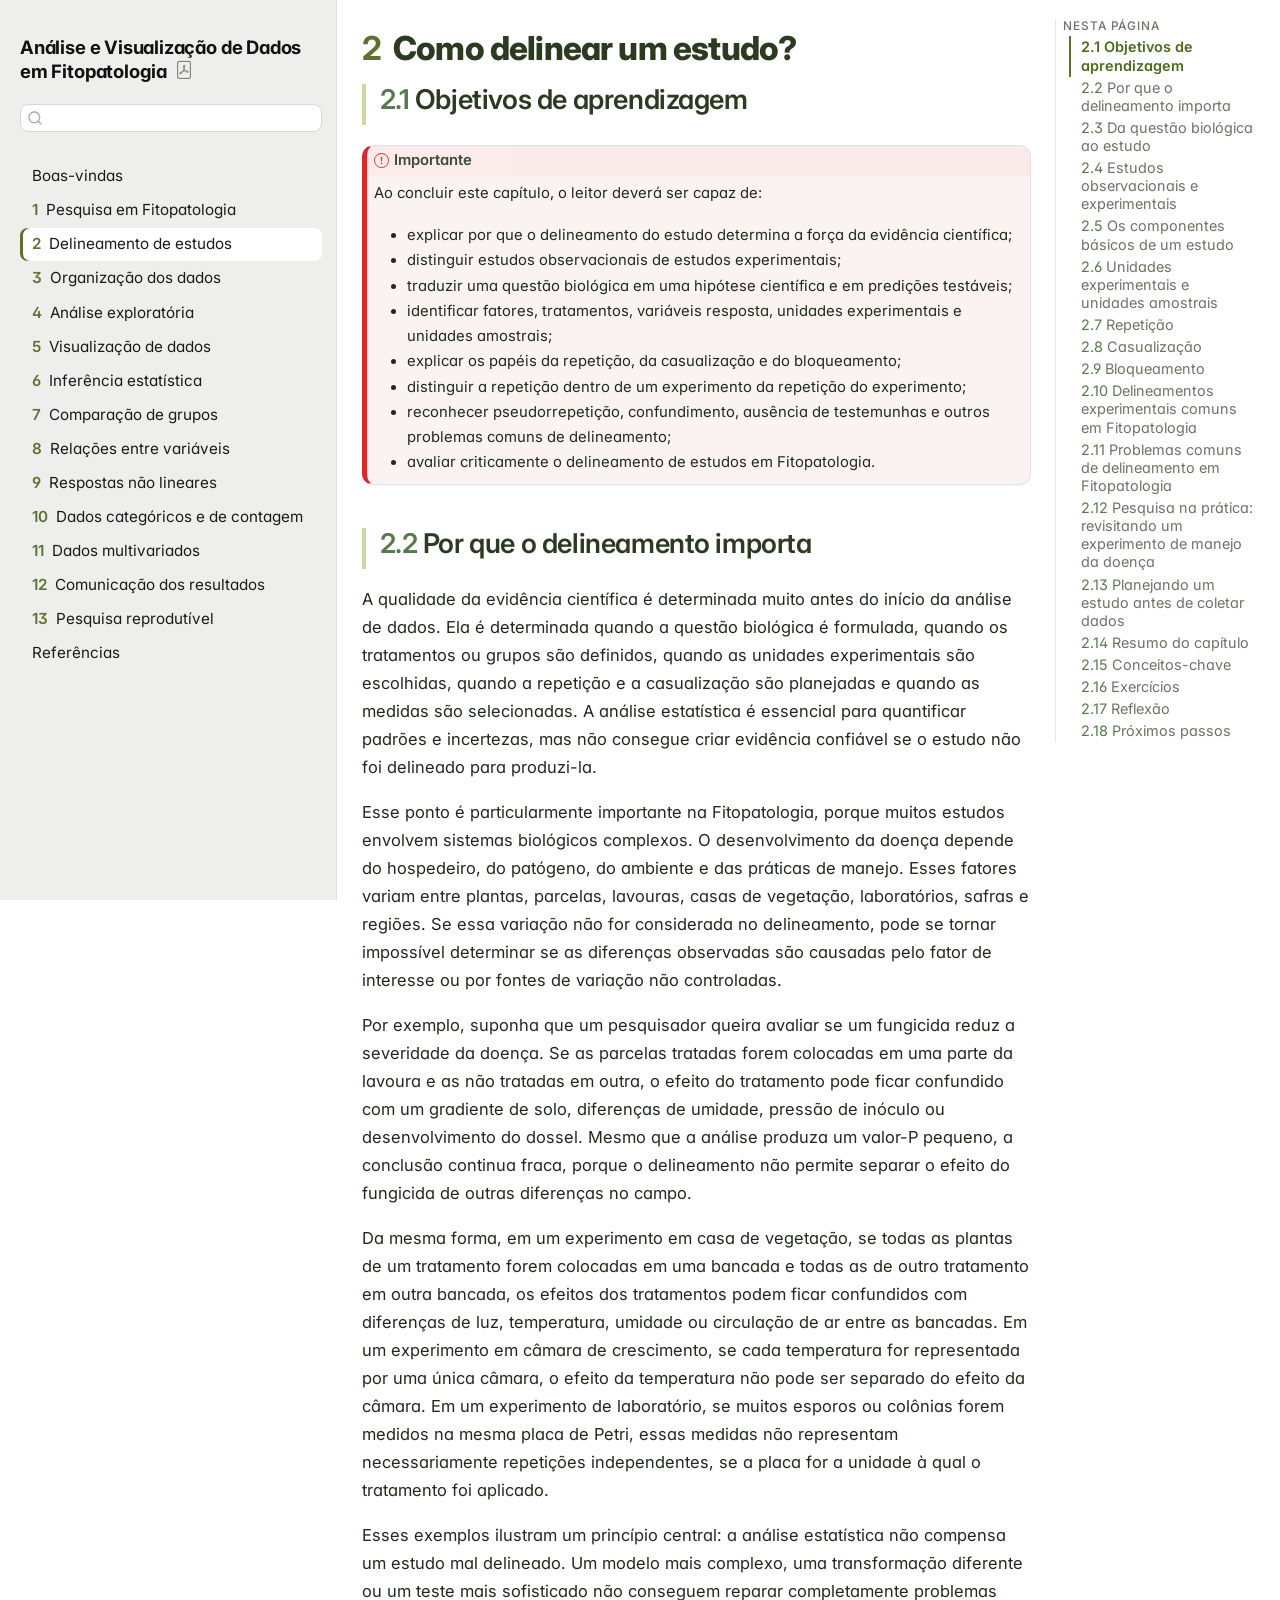
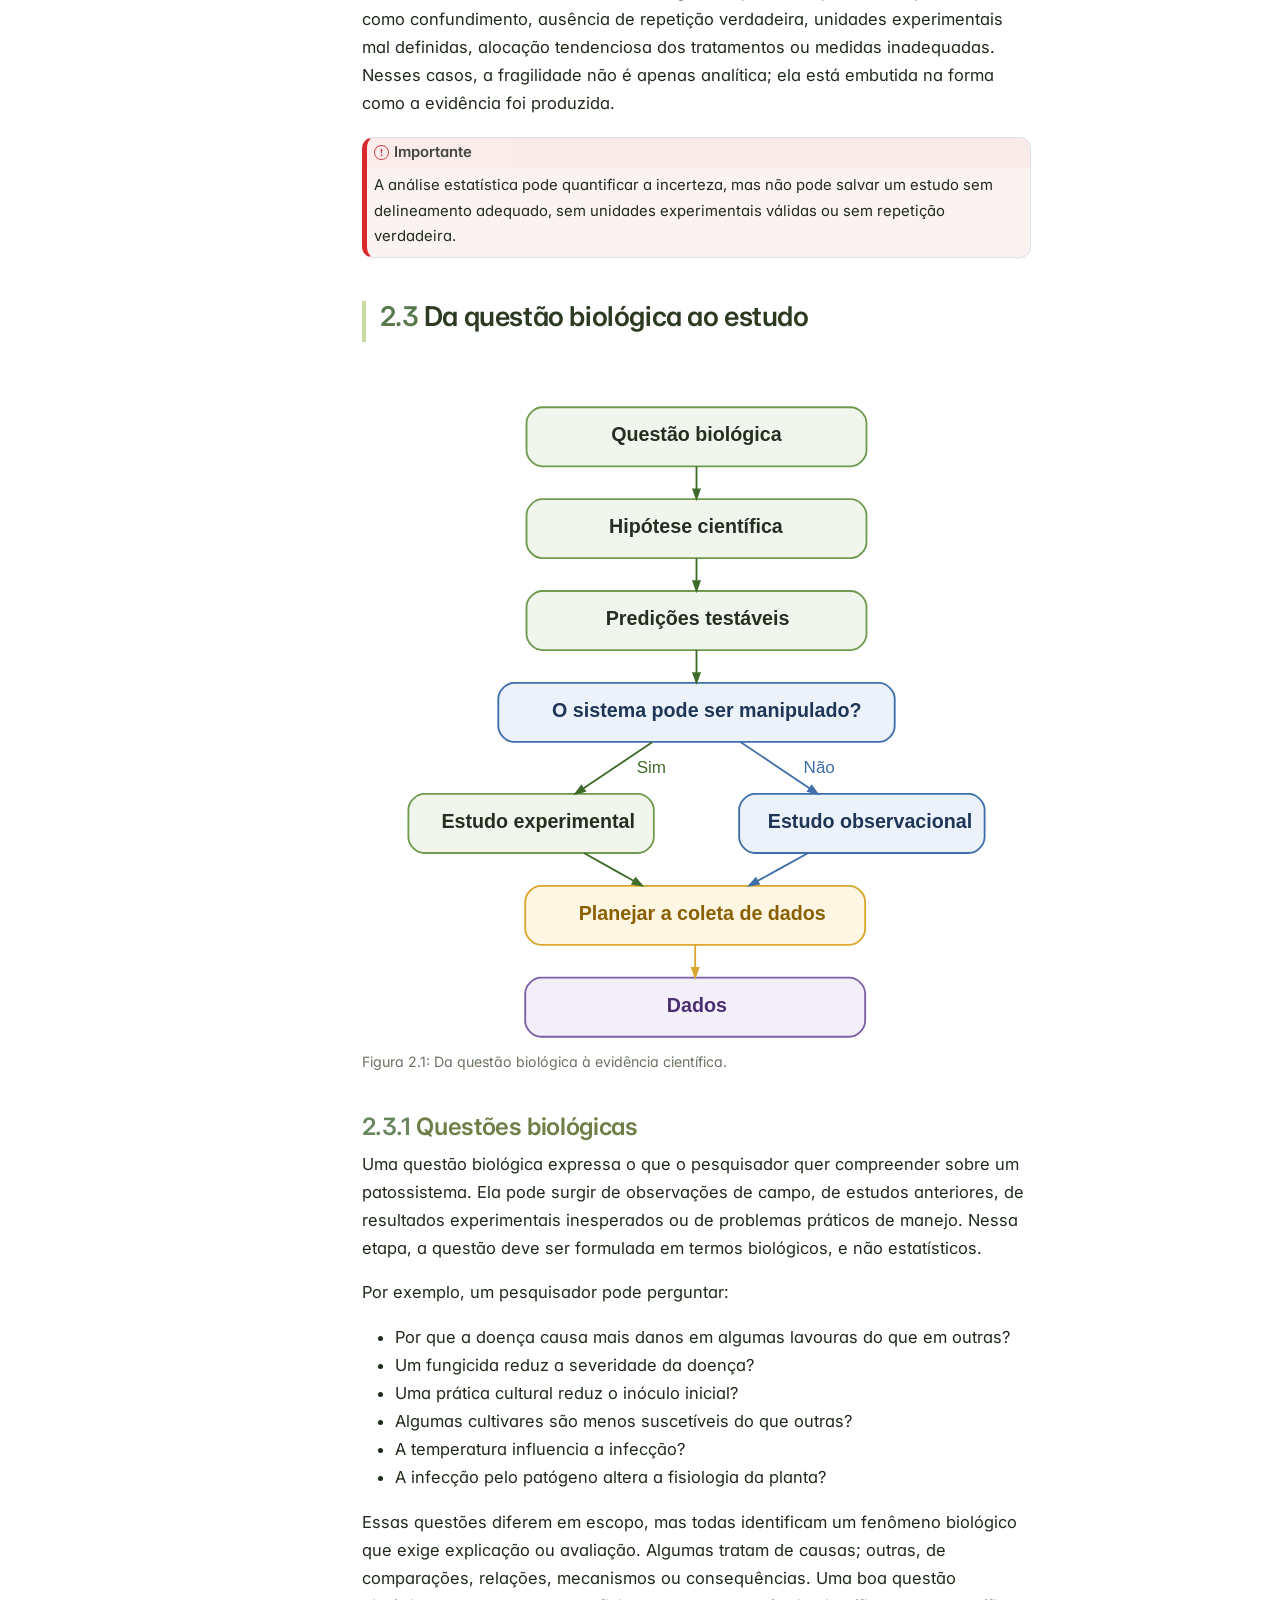
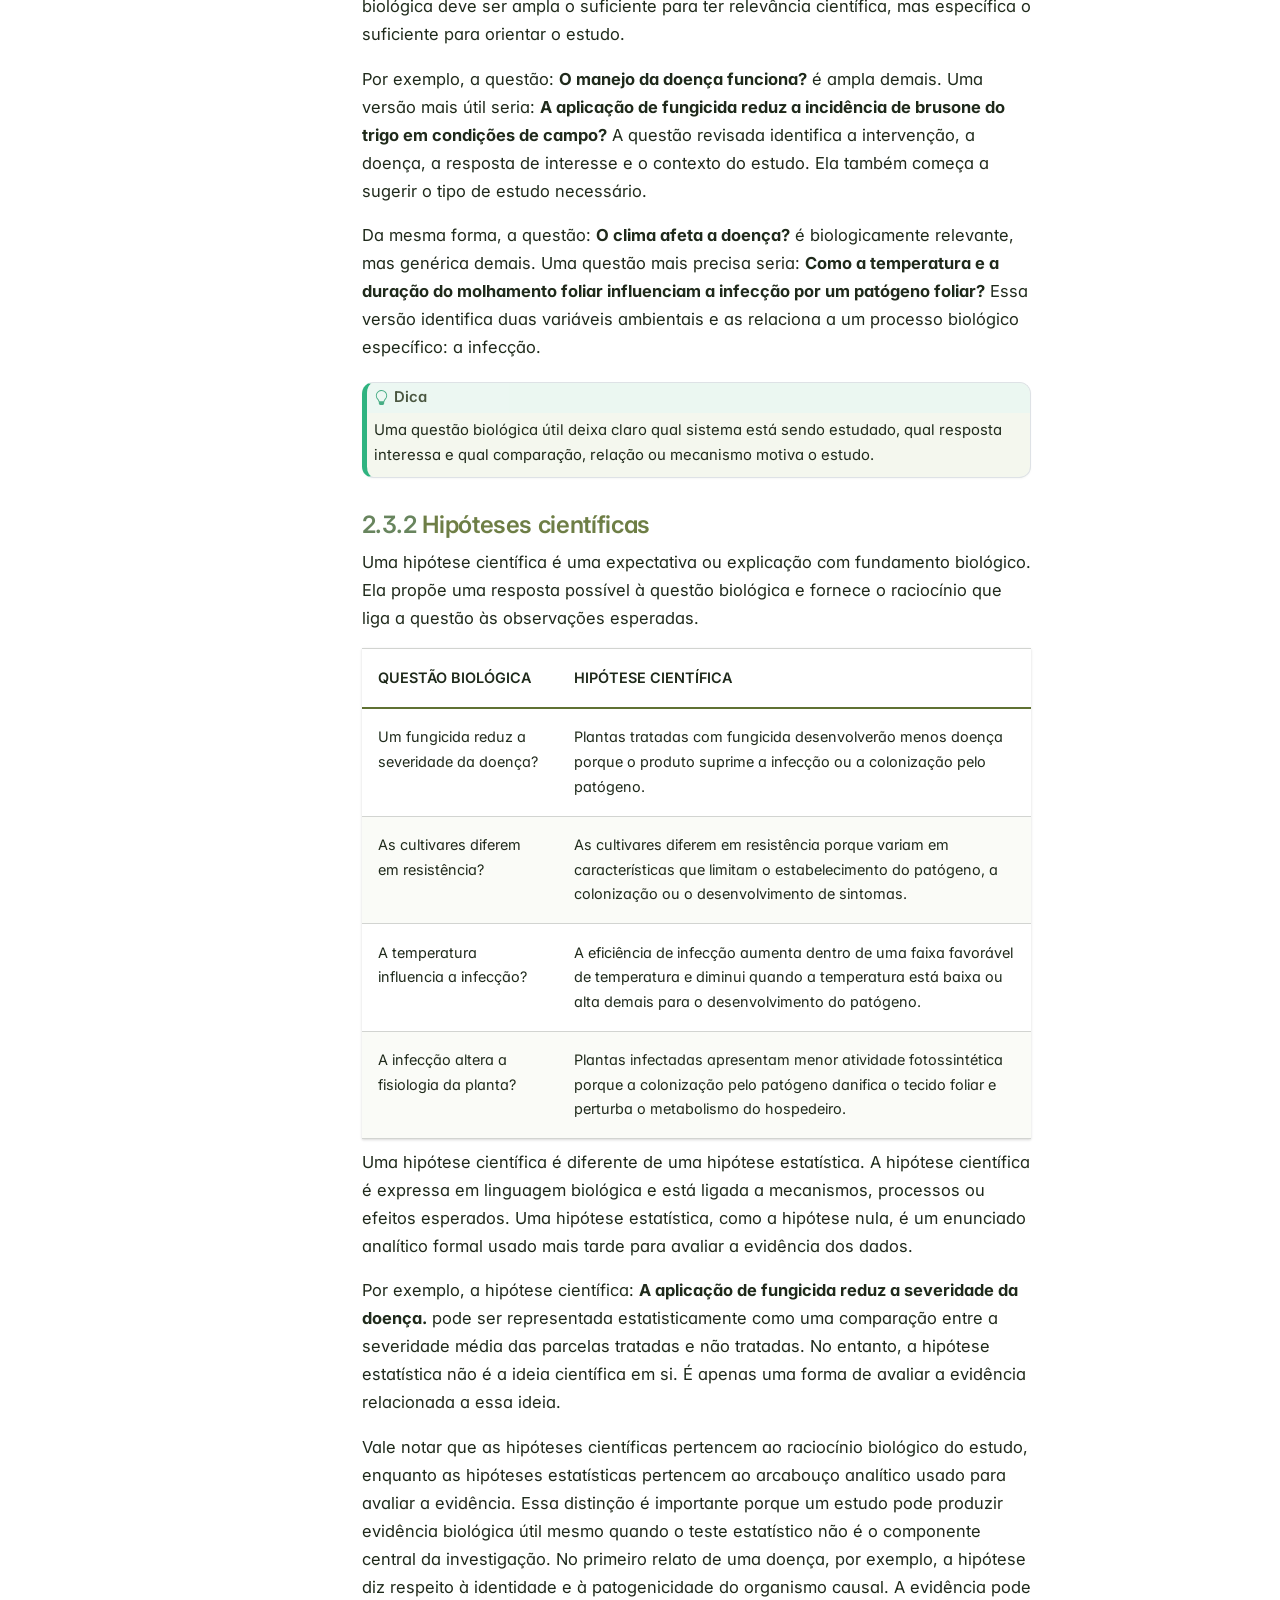
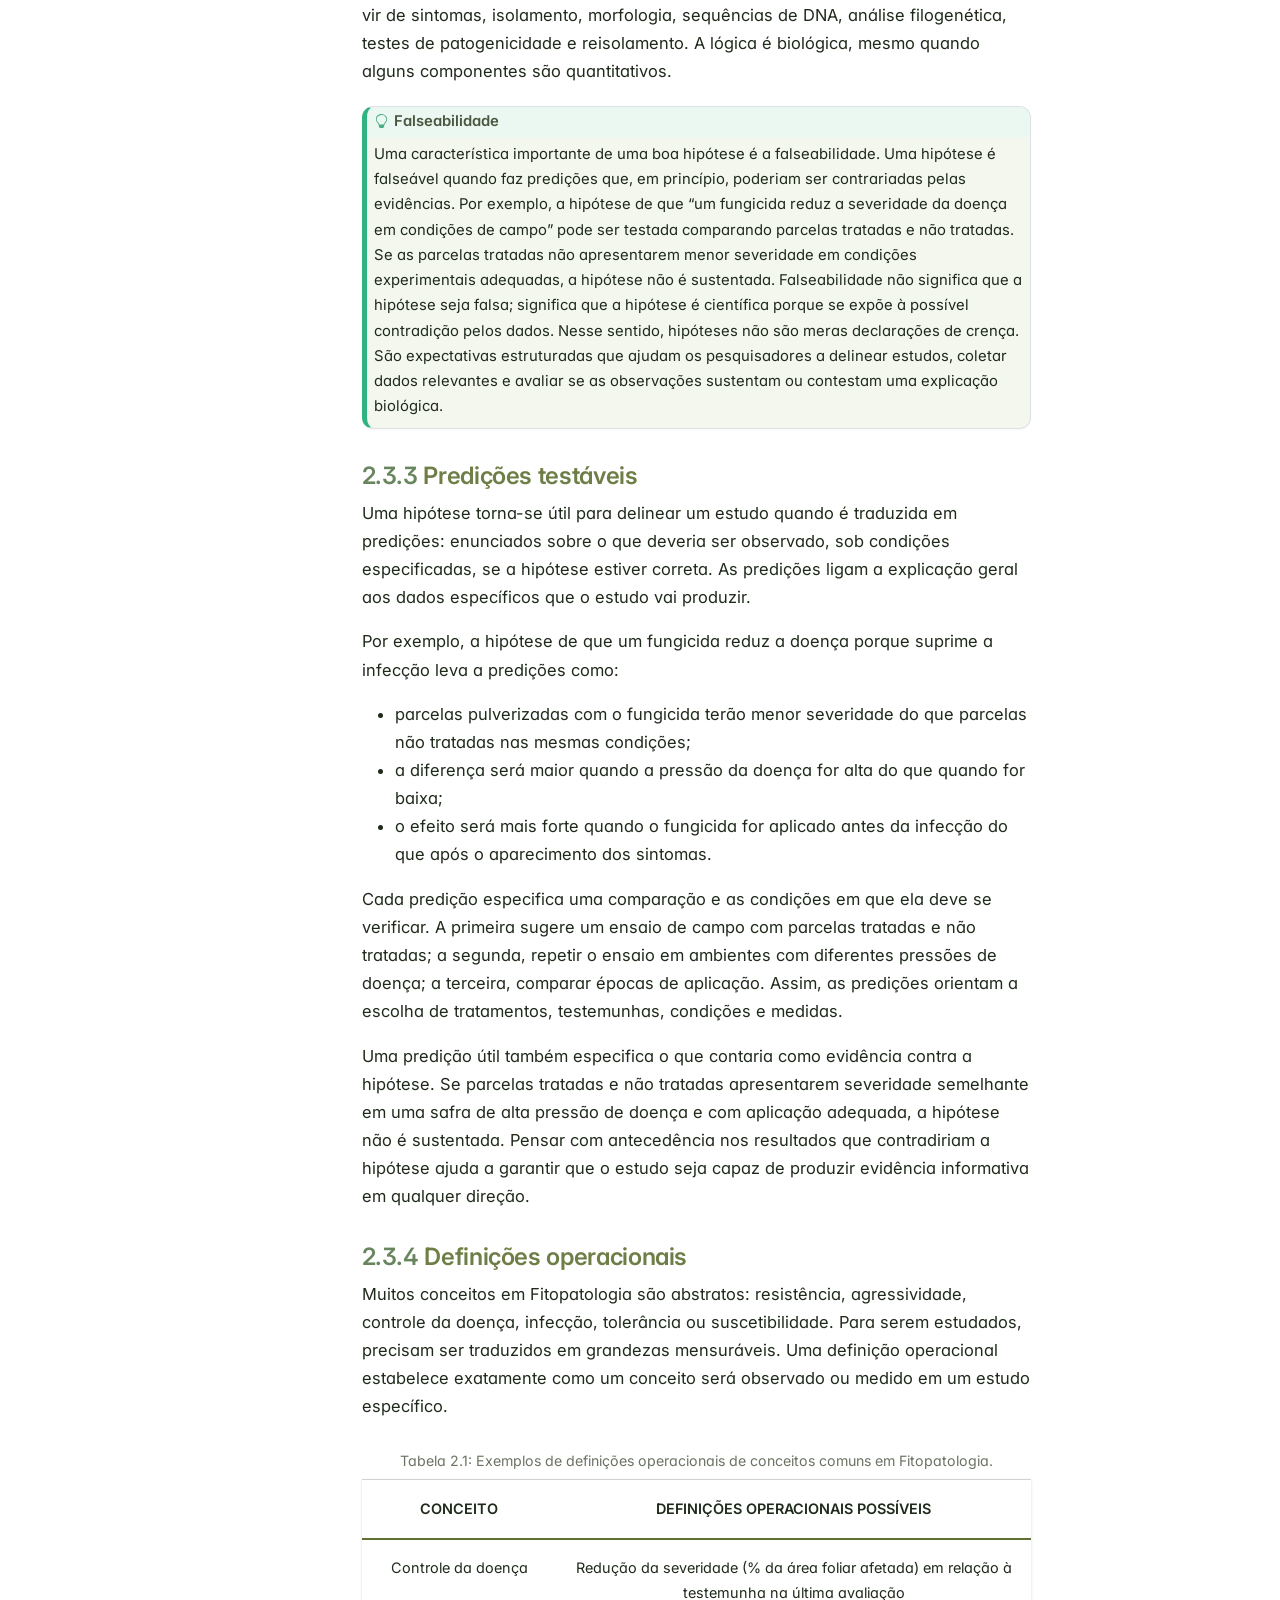
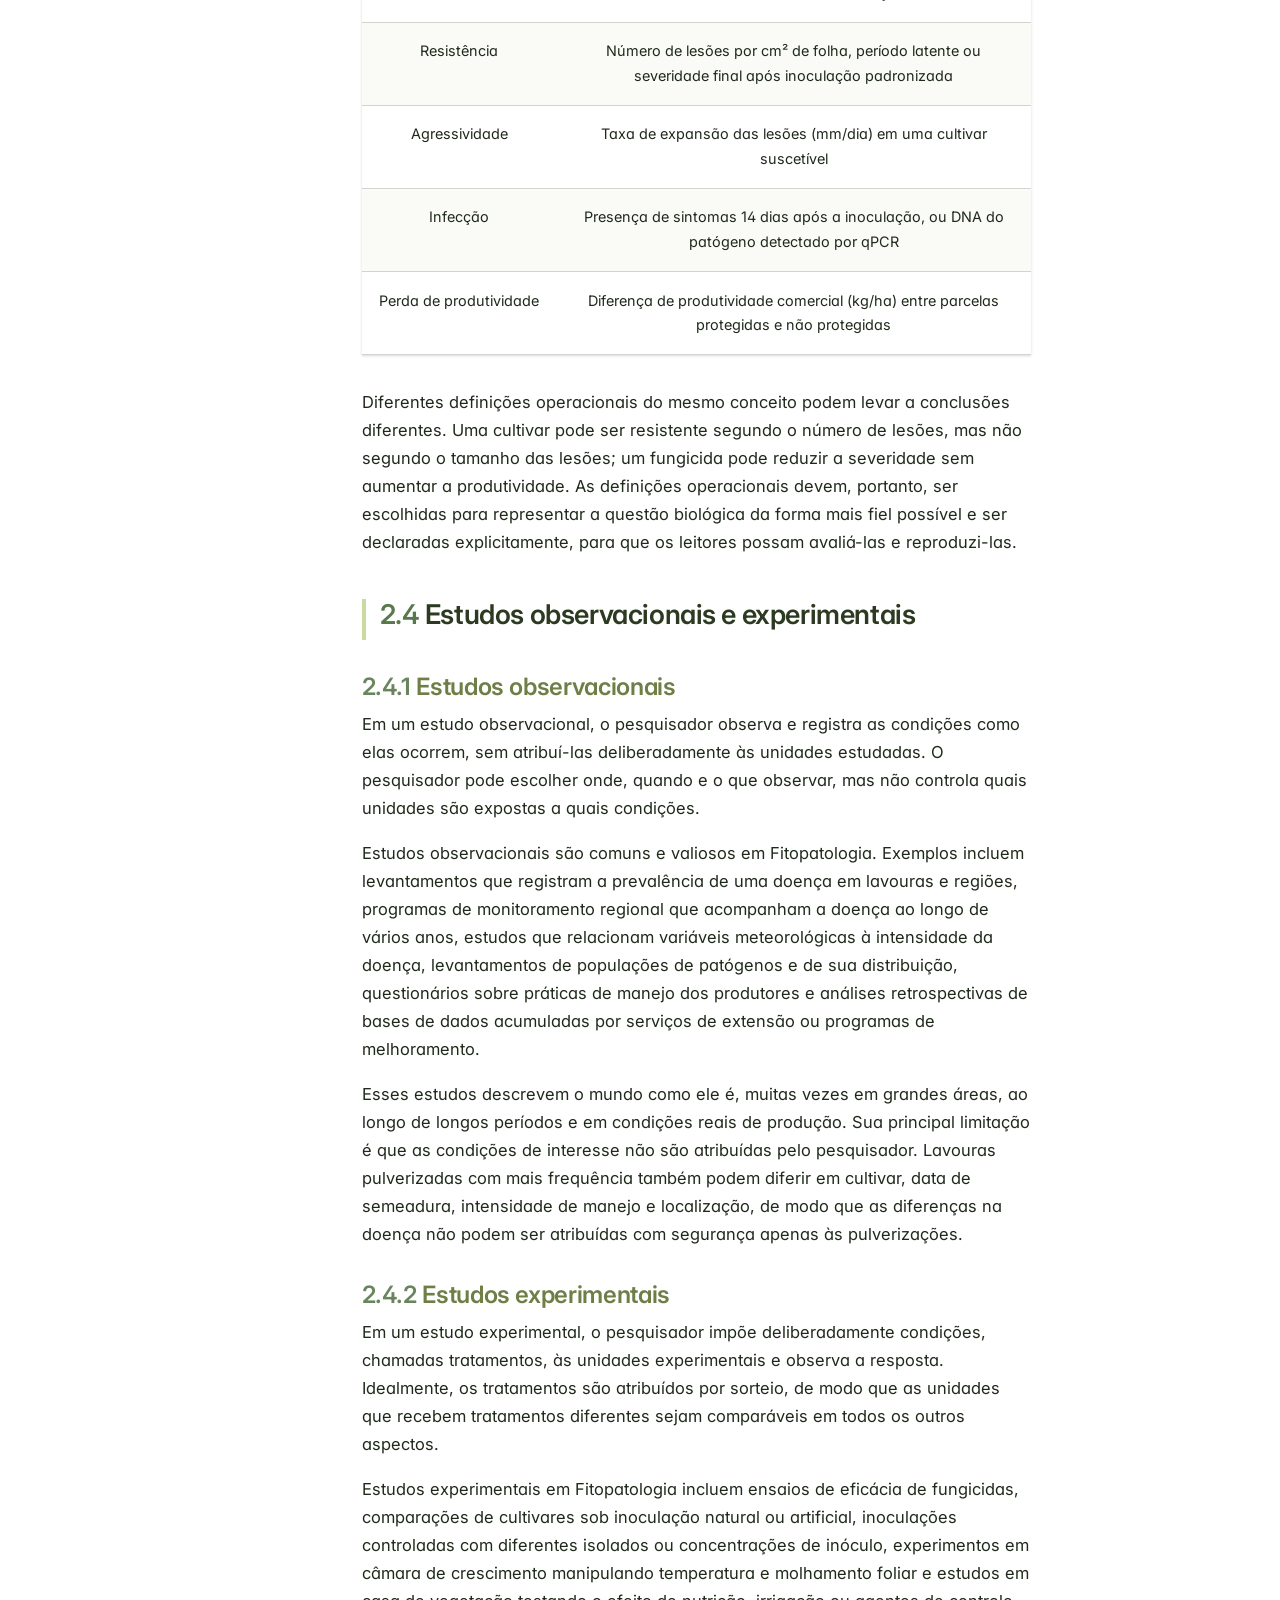
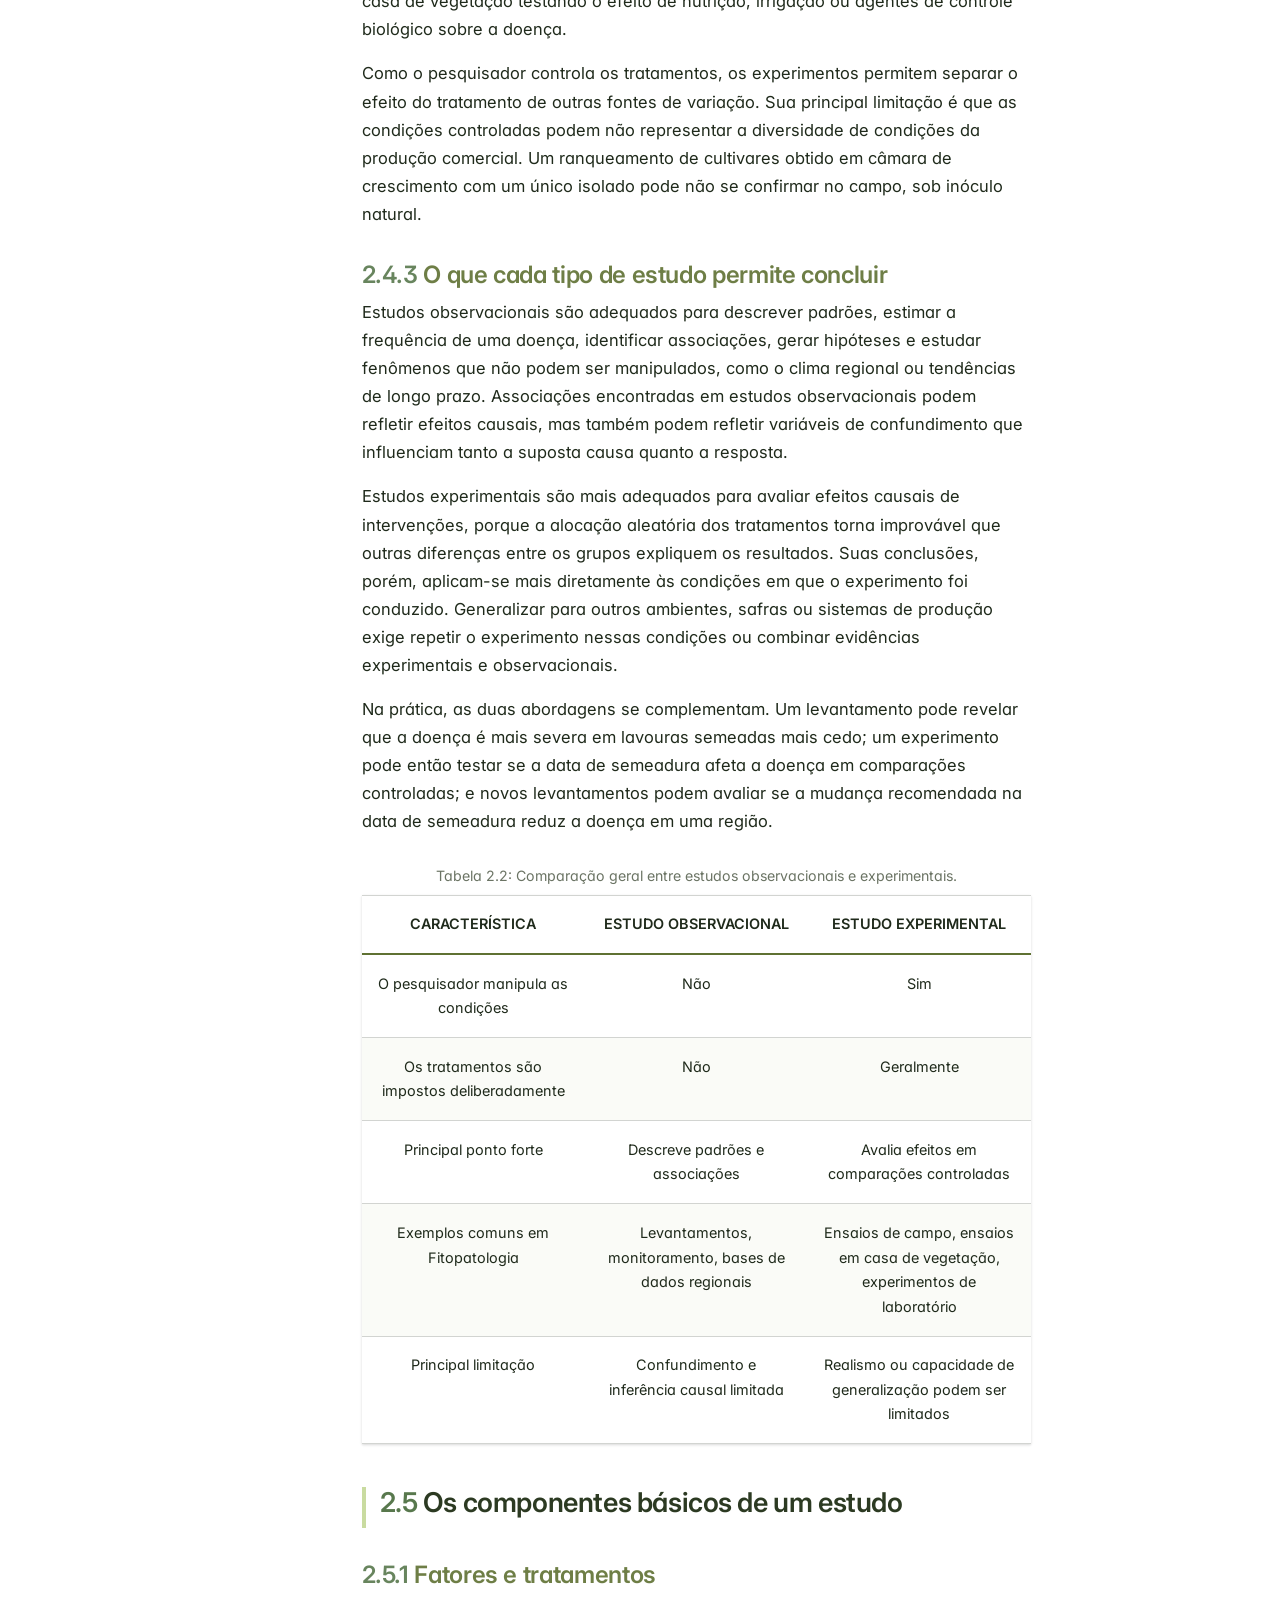
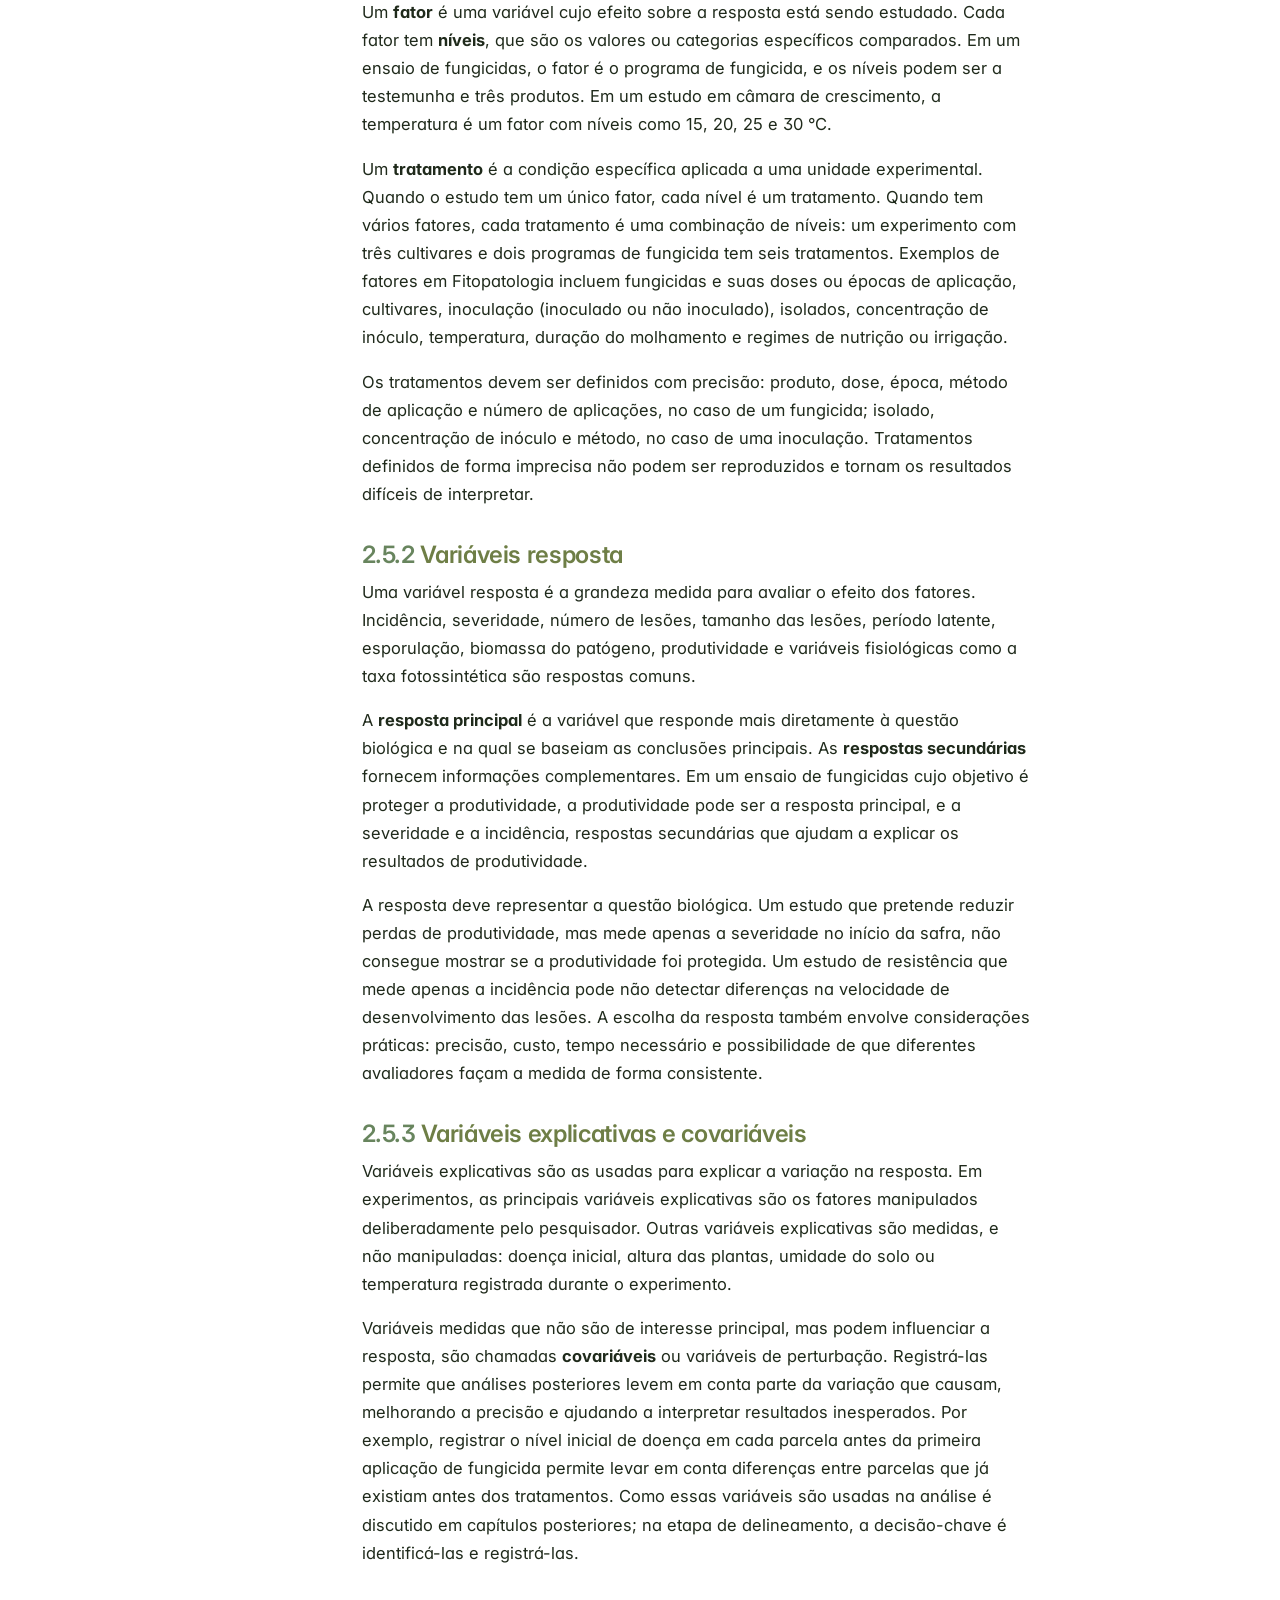
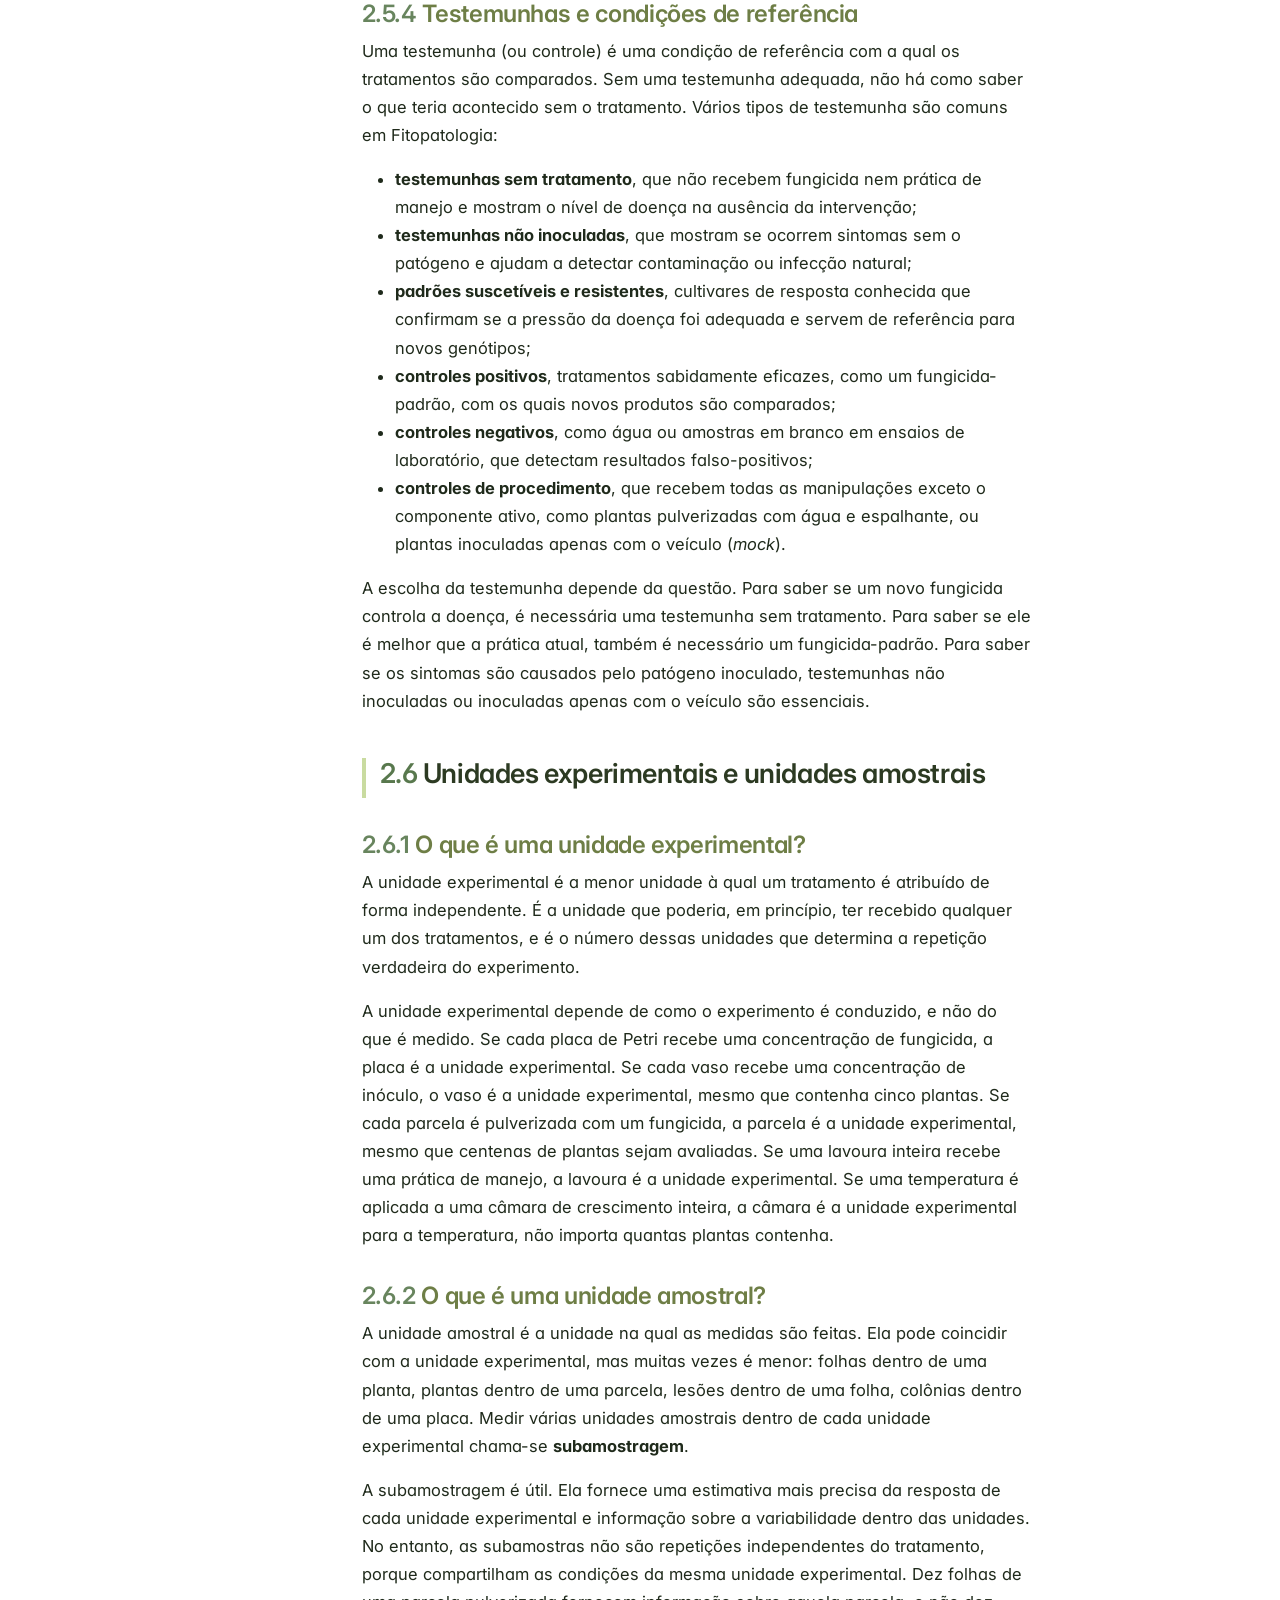
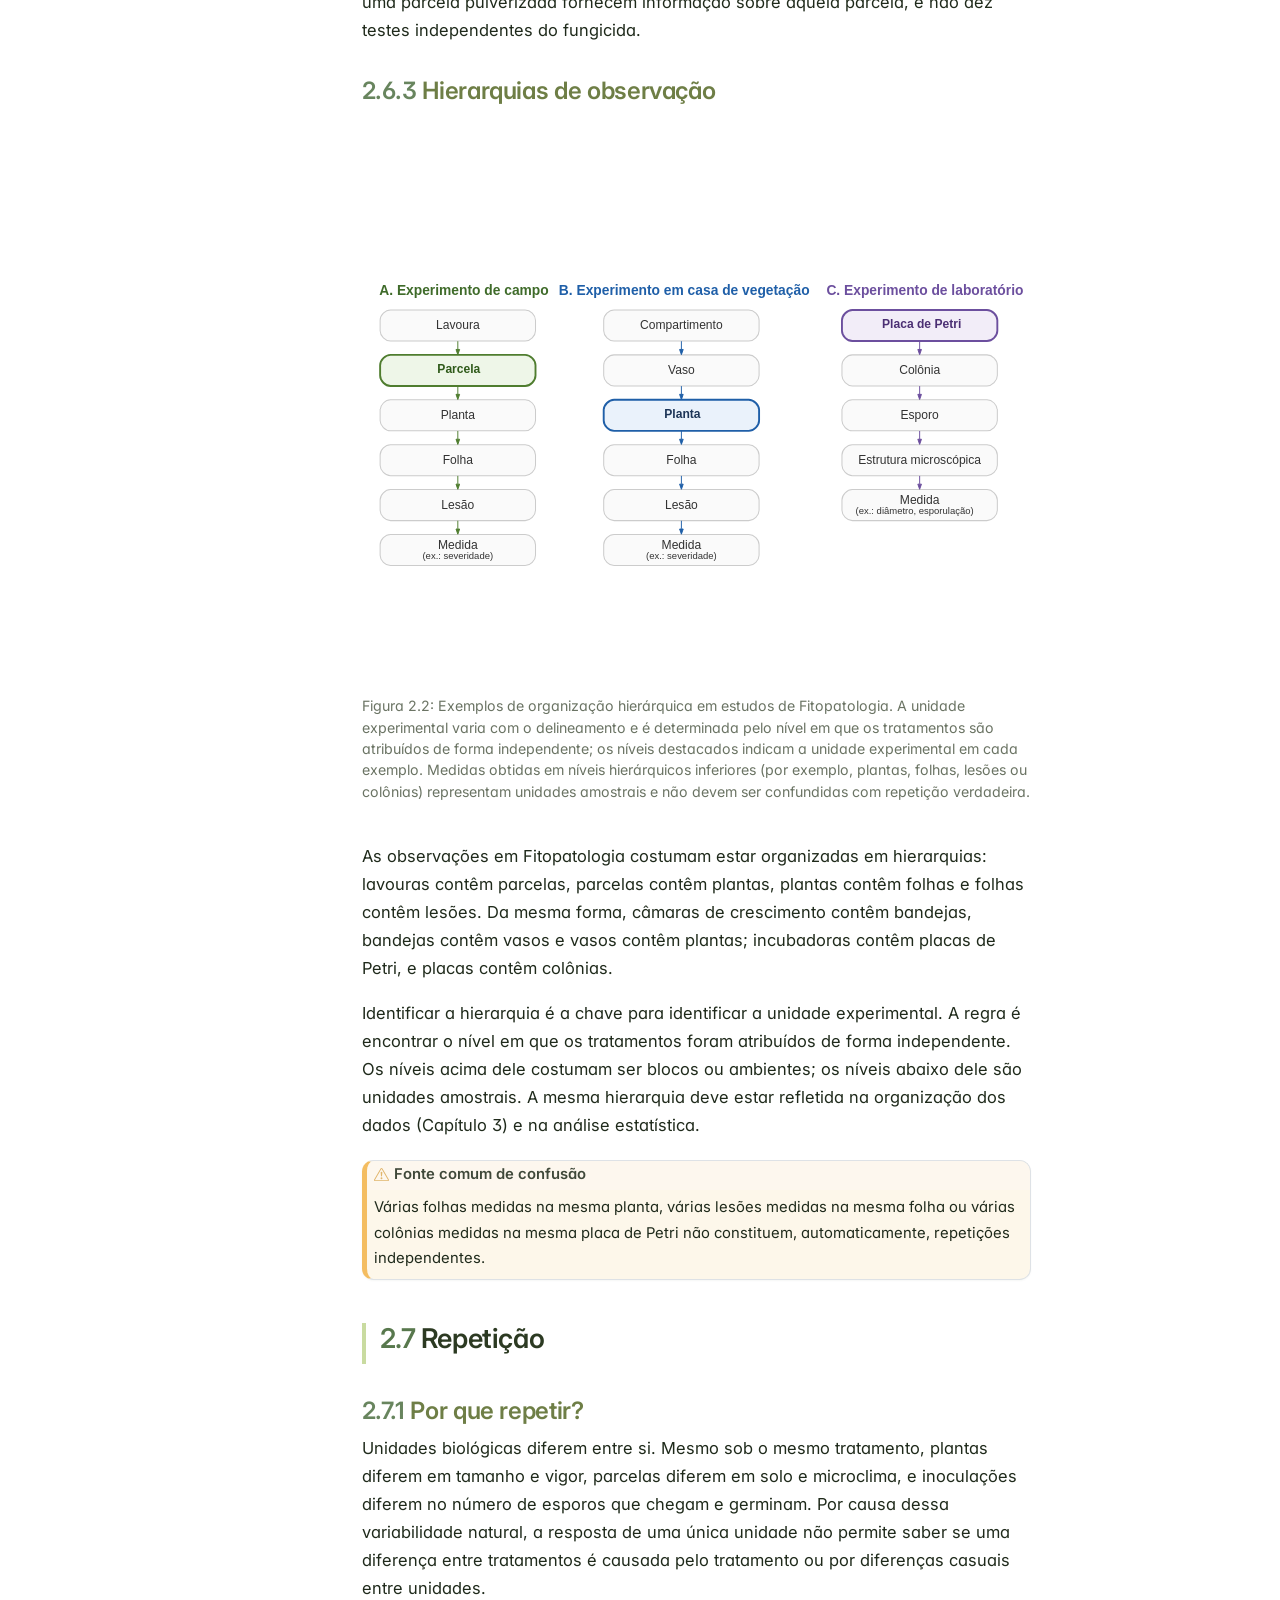
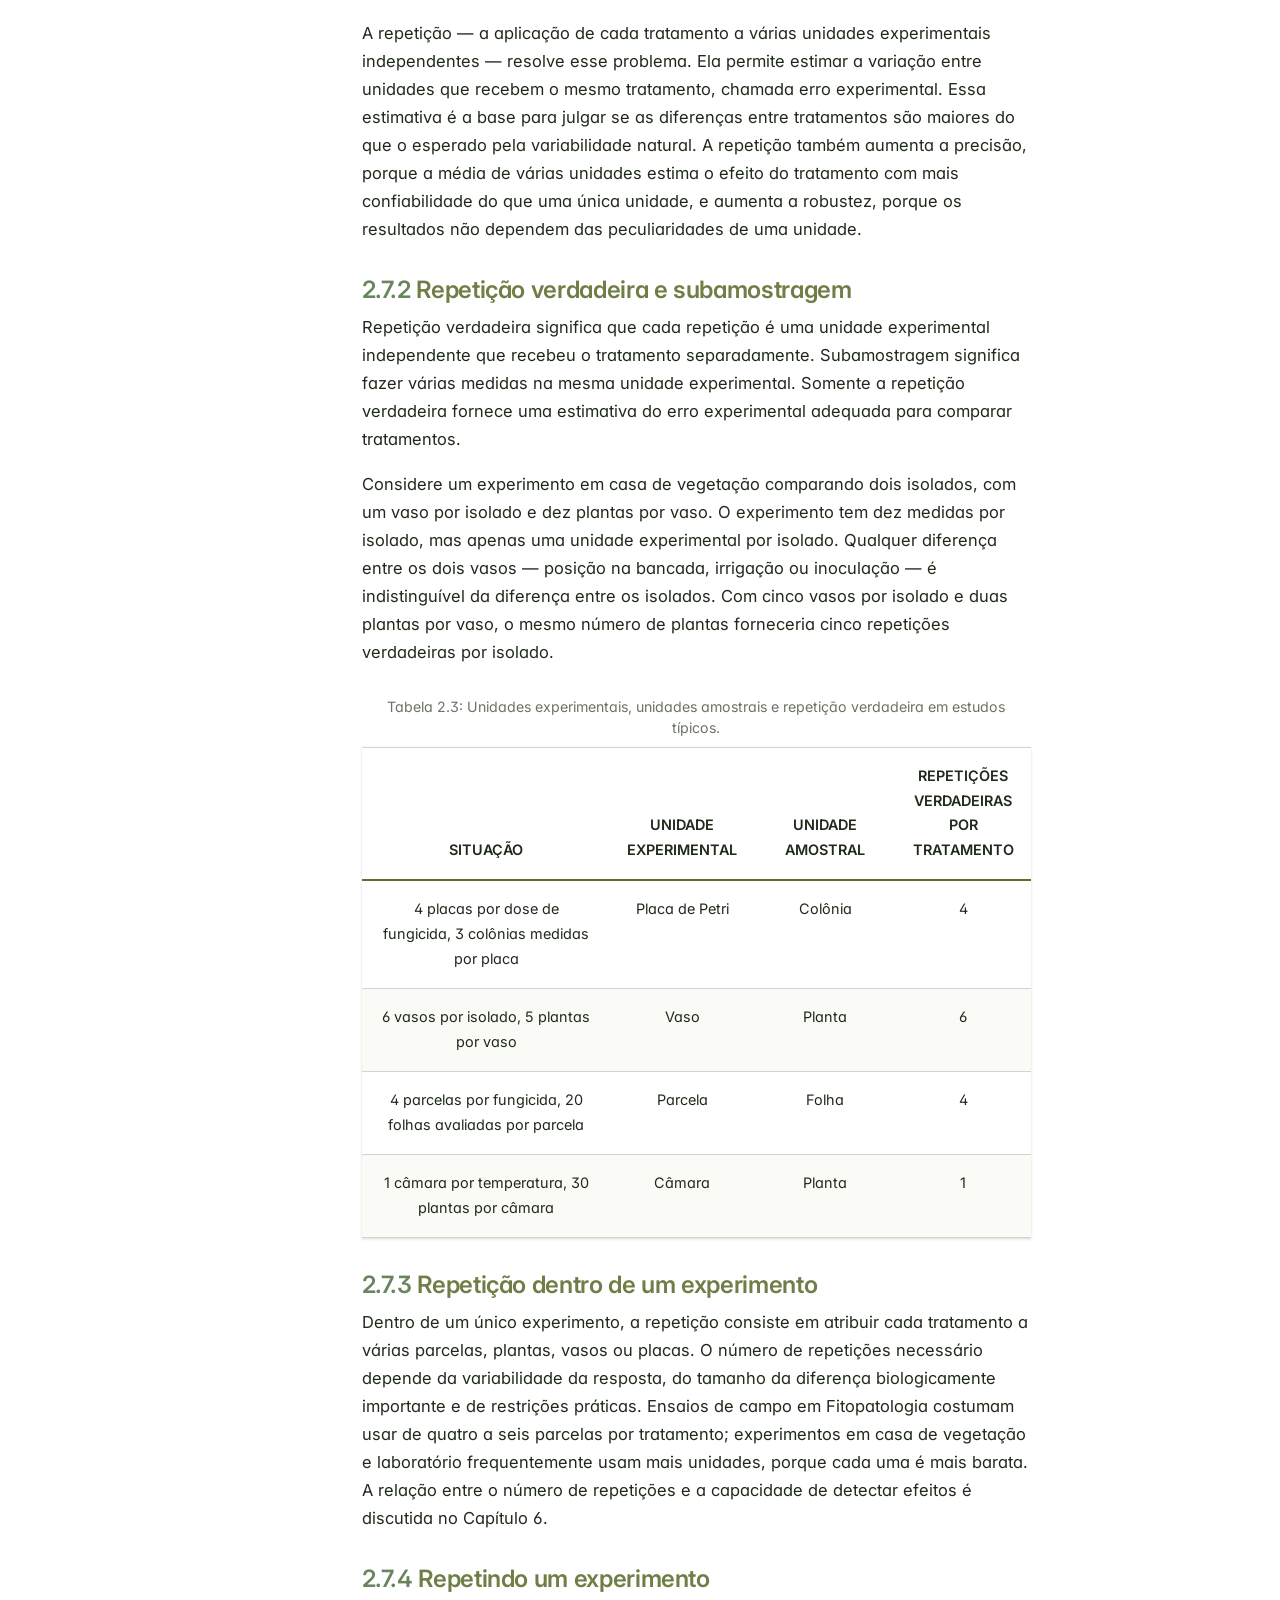
<file: docs/chapter2.html>
<!DOCTYPE html>
<html xmlns="http://www.w3.org/1999/xhtml" lang="pt-BR" xml:lang="pt-BR"><head>

<meta charset="utf-8">
<meta name="generator" content="quarto-1.9.38">

<meta name="viewport" content="width=device-width, initial-scale=1.0, user-scalable=yes">


<title>2&nbsp; Como delinear um estudo? – Análise e Visualização de Dados em Fitopatologia</title>
<style>
/* Default styles provided by pandoc.
** See https://pandoc.org/MANUAL.html#variables-for-html for config info.
*/
code{white-space: pre-wrap;}
span.smallcaps{font-variant: small-caps;}
div.columns{display: flex; gap: min(4vw, 1.5em);}
div.column{flex: auto; overflow-x: auto;}
div.hanging-indent{margin-left: 1.5em; text-indent: -1.5em;}
ul.task-list{list-style: none;}
ul.task-list li input[type="checkbox"] {
  width: 0.8em;
  margin: 0 0.8em 0.2em -1em; /* quarto-specific, see https://github.com/quarto-dev/quarto-cli/issues/4556 */ 
  vertical-align: middle;
}
/* CSS for citations */
div.csl-bib-body { }
div.csl-entry {
  clear: both;
  margin-bottom: 0em;
}
.hanging-indent div.csl-entry {
  margin-left:2em;
  text-indent:-2em;
}
div.csl-left-margin {
  min-width:2em;
  float:left;
}
div.csl-right-inline {
  margin-left:2em;
  padding-left:1em;
}
div.csl-indent {
  margin-left: 2em;
}</style>


<script src="site_libs/quarto-nav/quarto-nav.js"></script>
<script src="site_libs/quarto-nav/headroom.min.js"></script>
<script src="site_libs/clipboard/clipboard.min.js"></script>
<script src="site_libs/quarto-search/autocomplete.umd.js"></script>
<script src="site_libs/quarto-search/fuse.min.js"></script>
<script src="site_libs/quarto-search/quarto-search.js"></script>
<meta name="quarto:offset" content="./">
<link href="./chapter3.html" rel="next">
<link href="./chapter1.html" rel="prev">
<script src="site_libs/quarto-html/quarto.js" type="module"></script>
<script src="site_libs/quarto-html/tabsets/tabsets.js" type="module"></script>
<script src="site_libs/quarto-html/popper.min.js"></script>
<script src="site_libs/quarto-html/tippy.umd.min.js"></script>
<script src="site_libs/quarto-html/anchor.min.js"></script>
<link href="site_libs/quarto-html/tippy.css" rel="stylesheet">
<link href="site_libs/quarto-html/quarto-syntax-highlighting-83f05a120baf2fc1bde2a4009a52b236.css" rel="stylesheet" id="quarto-text-highlighting-styles">
<script src="site_libs/bootstrap/bootstrap.min.js"></script>
<link href="site_libs/bootstrap/bootstrap-icons.css" rel="stylesheet">
<link href="site_libs/bootstrap/bootstrap-a80f51e399cada09c095df7ee7e40398.min.css" rel="stylesheet" append-hash="true" id="quarto-bootstrap" data-mode="light">
<script id="quarto-search-options" type="application/json">{
  "location": "sidebar",
  "copy-button": false,
  "collapse-after": 3,
  "panel-placement": "start",
  "type": "textbox",
  "limit": 50,
  "keyboard-shortcut": [
    "f",
    "/",
    "s"
  ],
  "show-item-context": false,
  "language": {
    "search-no-results-text": "Nenhum resultado",
    "search-matching-documents-text": "documentos correspondentes",
    "search-copy-link-title": "Copiar link para a busca",
    "search-hide-matches-text": "Esconder correspondências adicionais",
    "search-more-match-text": "mais correspondência neste documento",
    "search-more-matches-text": "mais correspondências neste documento",
    "search-clear-button-title": "Limpar",
    "search-text-placeholder": "",
    "search-detached-cancel-button-title": "Cancelar",
    "search-submit-button-title": "Enviar",
    "search-label": "Procurar"
  }
}</script>
<style>html{ scroll-behavior: smooth; }</style>
<script src="site_libs/htmlwidgets-1.6.4/htmlwidgets.js"></script>

<script src="site_libs/viz-1.8.2/viz.js"></script>

<link href="site_libs/DiagrammeR-styles-0.2/styles.css" rel="stylesheet">

<script src="site_libs/grViz-binding-1.0.12/grViz.js"></script>



</head>

<body class="nav-sidebar docked quarto-light">

<div id="quarto-search-results"></div>
  <header id="quarto-header" class="headroom fixed-top">
  <nav class="quarto-secondary-nav">
    <div class="container-fluid d-flex">
      <button type="button" class="quarto-btn-toggle btn" data-bs-toggle="collapse" role="button" data-bs-target=".quarto-sidebar-collapse-item" aria-controls="quarto-sidebar" aria-expanded="false" aria-label="Alternar barra lateral" onclick="if (window.quartoToggleHeadroom) { window.quartoToggleHeadroom(); }">
        <i class="bi bi-layout-text-sidebar-reverse"></i>
      </button>
        <nav class="quarto-page-breadcrumbs" aria-label="breadcrumb"><ol class="breadcrumb"><li class="breadcrumb-item"><a href="./chapter2.html"><span class="chapter-number">2</span>&nbsp; <span class="chapter-title">Delineamento de estudos</span></a></li></ol></nav>
        <a class="flex-grow-1" role="navigation" data-bs-toggle="collapse" data-bs-target=".quarto-sidebar-collapse-item" aria-controls="quarto-sidebar" aria-expanded="false" aria-label="Alternar barra lateral" onclick="if (window.quartoToggleHeadroom) { window.quartoToggleHeadroom(); }">      
        </a>
      <button type="button" class="btn quarto-search-button" aria-label="Procurar" onclick="window.quartoOpenSearch();">
        <i class="bi bi-search"></i>
      </button>
    </div>
  </nav>
</header>
<!-- content -->
<div id="quarto-content" class="quarto-container page-columns page-rows-contents page-layout-article">
<!-- sidebar -->
  <nav id="quarto-sidebar" class="sidebar collapse collapse-horizontal quarto-sidebar-collapse-item sidebar-navigation docked overflow-auto">
    <div class="pt-lg-2 mt-2 text-left sidebar-header">
    <div class="sidebar-title mb-0 py-0">
      <a href="./">Análise e Visualização de Dados em Fitopatologia</a> 
        <div class="sidebar-tools-main">
    <a href="./analise-dados-fitopatologia.pdf" title="Baixar PDF" class="quarto-navigation-tool px-1" aria-label="Baixar PDF"><i class="bi bi-file-pdf"></i></a>
</div>
    </div>
      </div>
        <div class="mt-2 flex-shrink-0 align-items-center">
        <div class="sidebar-search">
        <div id="quarto-search" class="" title="Procurar"></div>
        </div>
        </div>
    <div class="sidebar-menu-container"> 
    <ul class="list-unstyled mt-1">
        <li class="sidebar-item">
  <div class="sidebar-item-container"> 
  <a href="./index.html" class="sidebar-item-text sidebar-link">
 <span class="menu-text">Boas-vindas</span></a>
  </div>
</li>
        <li class="sidebar-item">
  <div class="sidebar-item-container"> 
  <a href="./chapter1.html" class="sidebar-item-text sidebar-link">
 <span class="menu-text"><span class="chapter-number">1</span>&nbsp; <span class="chapter-title">Pesquisa em Fitopatologia</span></span></a>
  </div>
</li>
        <li class="sidebar-item">
  <div class="sidebar-item-container"> 
  <a href="./chapter2.html" class="sidebar-item-text sidebar-link active">
 <span class="menu-text"><span class="chapter-number">2</span>&nbsp; <span class="chapter-title">Delineamento de estudos</span></span></a>
  </div>
</li>
        <li class="sidebar-item">
  <div class="sidebar-item-container"> 
  <a href="./chapter3.html" class="sidebar-item-text sidebar-link">
 <span class="menu-text"><span class="chapter-number">3</span>&nbsp; <span class="chapter-title">Organização dos dados</span></span></a>
  </div>
</li>
        <li class="sidebar-item">
  <div class="sidebar-item-container"> 
  <a href="./chapter4.html" class="sidebar-item-text sidebar-link">
 <span class="menu-text"><span class="chapter-number">4</span>&nbsp; <span class="chapter-title">Análise exploratória</span></span></a>
  </div>
</li>
        <li class="sidebar-item">
  <div class="sidebar-item-container"> 
  <a href="./chapter5.html" class="sidebar-item-text sidebar-link">
 <span class="menu-text"><span class="chapter-number">5</span>&nbsp; <span class="chapter-title">Visualização de dados</span></span></a>
  </div>
</li>
        <li class="sidebar-item">
  <div class="sidebar-item-container"> 
  <a href="./chapter6.html" class="sidebar-item-text sidebar-link">
 <span class="menu-text"><span class="chapter-number">6</span>&nbsp; <span class="chapter-title">Inferência estatística</span></span></a>
  </div>
</li>
        <li class="sidebar-item">
  <div class="sidebar-item-container"> 
  <a href="./chapter7.html" class="sidebar-item-text sidebar-link">
 <span class="menu-text"><span class="chapter-number">7</span>&nbsp; <span class="chapter-title">Comparação de grupos</span></span></a>
  </div>
</li>
        <li class="sidebar-item">
  <div class="sidebar-item-container"> 
  <a href="./chapter8.html" class="sidebar-item-text sidebar-link">
 <span class="menu-text"><span class="chapter-number">8</span>&nbsp; <span class="chapter-title">Relações entre variáveis</span></span></a>
  </div>
</li>
        <li class="sidebar-item">
  <div class="sidebar-item-container"> 
  <a href="./chapter9.html" class="sidebar-item-text sidebar-link">
 <span class="menu-text"><span class="chapter-number">9</span>&nbsp; <span class="chapter-title">Respostas não lineares</span></span></a>
  </div>
</li>
        <li class="sidebar-item">
  <div class="sidebar-item-container"> 
  <a href="./chapter10.html" class="sidebar-item-text sidebar-link">
 <span class="menu-text"><span class="chapter-number">10</span>&nbsp; <span class="chapter-title">Dados categóricos e de contagem</span></span></a>
  </div>
</li>
        <li class="sidebar-item">
  <div class="sidebar-item-container"> 
  <a href="./chapter11.html" class="sidebar-item-text sidebar-link">
 <span class="menu-text"><span class="chapter-number">11</span>&nbsp; <span class="chapter-title">Dados multivariados</span></span></a>
  </div>
</li>
        <li class="sidebar-item">
  <div class="sidebar-item-container"> 
  <a href="./chapter12.html" class="sidebar-item-text sidebar-link">
 <span class="menu-text"><span class="chapter-number">12</span>&nbsp; <span class="chapter-title">Comunicação dos resultados</span></span></a>
  </div>
</li>
        <li class="sidebar-item">
  <div class="sidebar-item-container"> 
  <a href="./chapter13.html" class="sidebar-item-text sidebar-link">
 <span class="menu-text"><span class="chapter-number">13</span>&nbsp; <span class="chapter-title">Pesquisa reprodutível</span></span></a>
  </div>
</li>
        <li class="sidebar-item">
  <div class="sidebar-item-container"> 
  <a href="./references.html" class="sidebar-item-text sidebar-link">
 <span class="menu-text">Referências</span></a>
  </div>
</li>
    </ul>
    </div>
</nav>
<div id="quarto-sidebar-glass" class="quarto-sidebar-collapse-item" data-bs-toggle="collapse" data-bs-target=".quarto-sidebar-collapse-item"></div>
<!-- margin-sidebar -->
    <div id="quarto-margin-sidebar" class="sidebar margin-sidebar">
        <nav id="TOC" role="doc-toc" class="toc-active">
    <h2 id="toc-title">Nesta página</h2>
   
  <ul>
  <li><a href="#objetivos-de-aprendizagem" id="toc-objetivos-de-aprendizagem" class="nav-link active" data-scroll-target="#objetivos-de-aprendizagem"><span class="header-section-number">2.1</span> Objetivos de aprendizagem</a></li>
  <li><a href="#por-que-o-delineamento-importa" id="toc-por-que-o-delineamento-importa" class="nav-link" data-scroll-target="#por-que-o-delineamento-importa"><span class="header-section-number">2.2</span> Por que o delineamento importa</a></li>
  <li><a href="#da-questão-biológica-ao-estudo" id="toc-da-questão-biológica-ao-estudo" class="nav-link" data-scroll-target="#da-questão-biológica-ao-estudo"><span class="header-section-number">2.3</span> Da questão biológica ao estudo</a>
  <ul class="collapse">
  <li><a href="#questões-biológicas" id="toc-questões-biológicas" class="nav-link" data-scroll-target="#questões-biológicas"><span class="header-section-number">2.3.1</span> Questões biológicas</a></li>
  <li><a href="#hipóteses-científicas" id="toc-hipóteses-científicas" class="nav-link" data-scroll-target="#hipóteses-científicas"><span class="header-section-number">2.3.2</span> Hipóteses científicas</a></li>
  <li><a href="#predições-testáveis" id="toc-predições-testáveis" class="nav-link" data-scroll-target="#predições-testáveis"><span class="header-section-number">2.3.3</span> Predições testáveis</a></li>
  <li><a href="#definições-operacionais" id="toc-definições-operacionais" class="nav-link" data-scroll-target="#definições-operacionais"><span class="header-section-number">2.3.4</span> Definições operacionais</a></li>
  </ul></li>
  <li><a href="#estudos-observacionais-e-experimentais" id="toc-estudos-observacionais-e-experimentais" class="nav-link" data-scroll-target="#estudos-observacionais-e-experimentais"><span class="header-section-number">2.4</span> Estudos observacionais e experimentais</a>
  <ul class="collapse">
  <li><a href="#estudos-observacionais" id="toc-estudos-observacionais" class="nav-link" data-scroll-target="#estudos-observacionais"><span class="header-section-number">2.4.1</span> Estudos observacionais</a></li>
  <li><a href="#estudos-experimentais" id="toc-estudos-experimentais" class="nav-link" data-scroll-target="#estudos-experimentais"><span class="header-section-number">2.4.2</span> Estudos experimentais</a></li>
  <li><a href="#o-que-cada-tipo-de-estudo-permite-concluir" id="toc-o-que-cada-tipo-de-estudo-permite-concluir" class="nav-link" data-scroll-target="#o-que-cada-tipo-de-estudo-permite-concluir"><span class="header-section-number">2.4.3</span> O que cada tipo de estudo permite concluir</a></li>
  </ul></li>
  <li><a href="#os-componentes-básicos-de-um-estudo" id="toc-os-componentes-básicos-de-um-estudo" class="nav-link" data-scroll-target="#os-componentes-básicos-de-um-estudo"><span class="header-section-number">2.5</span> Os componentes básicos de um estudo</a>
  <ul class="collapse">
  <li><a href="#fatores-e-tratamentos" id="toc-fatores-e-tratamentos" class="nav-link" data-scroll-target="#fatores-e-tratamentos"><span class="header-section-number">2.5.1</span> Fatores e tratamentos</a></li>
  <li><a href="#variáveis-resposta" id="toc-variáveis-resposta" class="nav-link" data-scroll-target="#variáveis-resposta"><span class="header-section-number">2.5.2</span> Variáveis resposta</a></li>
  <li><a href="#variáveis-explicativas-e-covariáveis" id="toc-variáveis-explicativas-e-covariáveis" class="nav-link" data-scroll-target="#variáveis-explicativas-e-covariáveis"><span class="header-section-number">2.5.3</span> Variáveis explicativas e covariáveis</a></li>
  <li><a href="#testemunhas-e-condições-de-referência" id="toc-testemunhas-e-condições-de-referência" class="nav-link" data-scroll-target="#testemunhas-e-condições-de-referência"><span class="header-section-number">2.5.4</span> Testemunhas e condições de referência</a></li>
  </ul></li>
  <li><a href="#unidades-experimentais-e-unidades-amostrais" id="toc-unidades-experimentais-e-unidades-amostrais" class="nav-link" data-scroll-target="#unidades-experimentais-e-unidades-amostrais"><span class="header-section-number">2.6</span> Unidades experimentais e unidades amostrais</a>
  <ul class="collapse">
  <li><a href="#o-que-é-uma-unidade-experimental" id="toc-o-que-é-uma-unidade-experimental" class="nav-link" data-scroll-target="#o-que-é-uma-unidade-experimental"><span class="header-section-number">2.6.1</span> O que é uma unidade experimental?</a></li>
  <li><a href="#o-que-é-uma-unidade-amostral" id="toc-o-que-é-uma-unidade-amostral" class="nav-link" data-scroll-target="#o-que-é-uma-unidade-amostral"><span class="header-section-number">2.6.2</span> O que é uma unidade amostral?</a></li>
  <li><a href="#hierarquias-de-observação" id="toc-hierarquias-de-observação" class="nav-link" data-scroll-target="#hierarquias-de-observação"><span class="header-section-number">2.6.3</span> Hierarquias de observação</a></li>
  </ul></li>
  <li><a href="#repetição" id="toc-repetição" class="nav-link" data-scroll-target="#repetição"><span class="header-section-number">2.7</span> Repetição</a>
  <ul class="collapse">
  <li><a href="#por-que-repetir" id="toc-por-que-repetir" class="nav-link" data-scroll-target="#por-que-repetir"><span class="header-section-number">2.7.1</span> Por que repetir?</a></li>
  <li><a href="#repetição-verdadeira-e-subamostragem" id="toc-repetição-verdadeira-e-subamostragem" class="nav-link" data-scroll-target="#repetição-verdadeira-e-subamostragem"><span class="header-section-number">2.7.2</span> Repetição verdadeira e subamostragem</a></li>
  <li><a href="#repetição-dentro-de-um-experimento" id="toc-repetição-dentro-de-um-experimento" class="nav-link" data-scroll-target="#repetição-dentro-de-um-experimento"><span class="header-section-number">2.7.3</span> Repetição dentro de um experimento</a></li>
  <li><a href="#repetindo-um-experimento" id="toc-repetindo-um-experimento" class="nav-link" data-scroll-target="#repetindo-um-experimento"><span class="header-section-number">2.7.4</span> Repetindo um experimento</a></li>
  <li><a href="#combinando-experimentos-repetidos" id="toc-combinando-experimentos-repetidos" class="nav-link" data-scroll-target="#combinando-experimentos-repetidos"><span class="header-section-number">2.7.5</span> Combinando experimentos repetidos</a></li>
  </ul></li>
  <li><a href="#casualização" id="toc-casualização" class="nav-link" data-scroll-target="#casualização"><span class="header-section-number">2.8</span> Casualização</a>
  <ul class="collapse">
  <li><a href="#por-que-a-casualização-é-essencial" id="toc-por-que-a-casualização-é-essencial" class="nav-link" data-scroll-target="#por-que-a-casualização-é-essencial"><span class="header-section-number">2.8.1</span> Por que a casualização é essencial</a></li>
  <li><a href="#alocação-aleatória-dos-tratamentos" id="toc-alocação-aleatória-dos-tratamentos" class="nav-link" data-scroll-target="#alocação-aleatória-dos-tratamentos"><span class="header-section-number">2.8.2</span> Alocação aleatória dos tratamentos</a></li>
  <li><a href="#ordem-aleatória-das-medições" id="toc-ordem-aleatória-das-medições" class="nav-link" data-scroll-target="#ordem-aleatória-das-medições"><span class="header-section-number">2.8.3</span> Ordem aleatória das medições</a></li>
  </ul></li>
  <li><a href="#bloqueamento" id="toc-bloqueamento" class="nav-link" data-scroll-target="#bloqueamento"><span class="header-section-number">2.9</span> Bloqueamento</a>
  <ul class="collapse">
  <li><a href="#por-que-usar-blocos" id="toc-por-que-usar-blocos" class="nav-link" data-scroll-target="#por-que-usar-blocos"><span class="header-section-number">2.9.1</span> Por que usar blocos?</a></li>
  <li><a href="#blocos-em-experimentos-de-campo" id="toc-blocos-em-experimentos-de-campo" class="nav-link" data-scroll-target="#blocos-em-experimentos-de-campo"><span class="header-section-number">2.9.2</span> Blocos em experimentos de campo</a></li>
  <li><a href="#blocos-em-casa-de-vegetação-e-laboratório" id="toc-blocos-em-casa-de-vegetação-e-laboratório" class="nav-link" data-scroll-target="#blocos-em-casa-de-vegetação-e-laboratório"><span class="header-section-number">2.9.3</span> Blocos em casa de vegetação e laboratório</a></li>
  <li><a href="#bloco-não-é-repetição" id="toc-bloco-não-é-repetição" class="nav-link" data-scroll-target="#bloco-não-é-repetição"><span class="header-section-number">2.9.4</span> Bloco não é repetição</a></li>
  </ul></li>
  <li><a href="#delineamentos-experimentais-comuns-em-fitopatologia" id="toc-delineamentos-experimentais-comuns-em-fitopatologia" class="nav-link" data-scroll-target="#delineamentos-experimentais-comuns-em-fitopatologia"><span class="header-section-number">2.10</span> Delineamentos experimentais comuns em Fitopatologia</a>
  <ul class="collapse">
  <li><a href="#delineamento-inteiramente-casualizado" id="toc-delineamento-inteiramente-casualizado" class="nav-link" data-scroll-target="#delineamento-inteiramente-casualizado"><span class="header-section-number">2.10.1</span> Delineamento inteiramente casualizado</a></li>
  <li><a href="#delineamento-em-blocos-casualizados" id="toc-delineamento-em-blocos-casualizados" class="nav-link" data-scroll-target="#delineamento-em-blocos-casualizados"><span class="header-section-number">2.10.2</span> Delineamento em blocos casualizados</a></li>
  <li><a href="#experimentos-fatoriais" id="toc-experimentos-fatoriais" class="nav-link" data-scroll-target="#experimentos-fatoriais"><span class="header-section-number">2.10.3</span> Experimentos fatoriais</a></li>
  <li><a href="#parcelas-subdivididas-e-delineamentos-hierárquicos" id="toc-parcelas-subdivididas-e-delineamentos-hierárquicos" class="nav-link" data-scroll-target="#parcelas-subdivididas-e-delineamentos-hierárquicos"><span class="header-section-number">2.10.4</span> Parcelas subdivididas e delineamentos hierárquicos</a></li>
  <li><a href="#medidas-repetidas-no-tempo" id="toc-medidas-repetidas-no-tempo" class="nav-link" data-scroll-target="#medidas-repetidas-no-tempo"><span class="header-section-number">2.10.5</span> Medidas repetidas no tempo</a></li>
  </ul></li>
  <li><a href="#problemas-comuns-de-delineamento-em-fitopatologia" id="toc-problemas-comuns-de-delineamento-em-fitopatologia" class="nav-link" data-scroll-target="#problemas-comuns-de-delineamento-em-fitopatologia"><span class="header-section-number">2.11</span> Problemas comuns de delineamento em Fitopatologia</a>
  <ul class="collapse">
  <li><a href="#pseudorrepetição" id="toc-pseudorrepetição" class="nav-link" data-scroll-target="#pseudorrepetição"><span class="header-section-number">2.11.1</span> Pseudorrepetição</a></li>
  <li><a href="#confundimento" id="toc-confundimento" class="nav-link" data-scroll-target="#confundimento"><span class="header-section-number">2.11.2</span> Confundimento</a></li>
  <li><a href="#ausência-de-testemunha-adequada" id="toc-ausência-de-testemunha-adequada" class="nav-link" data-scroll-target="#ausência-de-testemunha-adequada"><span class="header-section-number">2.11.3</span> Ausência de testemunha adequada</a></li>
  <li><a href="#unidades-experimentais-inadequadas-ou-pouco-claras" id="toc-unidades-experimentais-inadequadas-ou-pouco-claras" class="nav-link" data-scroll-target="#unidades-experimentais-inadequadas-ou-pouco-claras"><span class="header-section-number">2.11.4</span> Unidades experimentais inadequadas ou pouco claras</a></li>
  <li><a href="#tratar-repetições-técnicas-como-repetições-biológicas" id="toc-tratar-repetições-técnicas-como-repetições-biológicas" class="nav-link" data-scroll-target="#tratar-repetições-técnicas-como-repetições-biológicas"><span class="header-section-number">2.11.5</span> Tratar repetições técnicas como repetições biológicas</a></li>
  <li><a href="#implementação-desigual-dos-tratamentos" id="toc-implementação-desigual-dos-tratamentos" class="nav-link" data-scroll-target="#implementação-desigual-dos-tratamentos"><span class="header-section-number">2.11.6</span> Implementação desigual dos tratamentos</a></li>
  <li><a href="#poucos-experimentos-independentes" id="toc-poucos-experimentos-independentes" class="nav-link" data-scroll-target="#poucos-experimentos-independentes"><span class="header-section-number">2.11.7</span> Poucos experimentos independentes</a></li>
  <li><a href="#medir-o-que-é-conveniente-e-não-o-que-responde-à-questão" id="toc-medir-o-que-é-conveniente-e-não-o-que-responde-à-questão" class="nav-link" data-scroll-target="#medir-o-que-é-conveniente-e-não-o-que-responde-à-questão"><span class="header-section-number">2.11.8</span> Medir o que é conveniente, e não o que responde à questão</a></li>
  </ul></li>
  <li><a href="#pesquisa-na-prática-revisitando-um-experimento-de-manejo-da-doença" id="toc-pesquisa-na-prática-revisitando-um-experimento-de-manejo-da-doença" class="nav-link" data-scroll-target="#pesquisa-na-prática-revisitando-um-experimento-de-manejo-da-doença"><span class="header-section-number">2.12</span> Pesquisa na prática: revisitando um experimento de manejo da doença</a></li>
  <li><a href="#planejando-um-estudo-antes-de-coletar-dados" id="toc-planejando-um-estudo-antes-de-coletar-dados" class="nav-link" data-scroll-target="#planejando-um-estudo-antes-de-coletar-dados"><span class="header-section-number">2.13</span> Planejando um estudo antes de coletar dados</a>
  <ul class="collapse">
  <li><a href="#um-roteiro-prático-de-planejamento" id="toc-um-roteiro-prático-de-planejamento" class="nav-link" data-scroll-target="#um-roteiro-prático-de-planejamento"><span class="header-section-number">2.13.1</span> Um roteiro prático de planejamento</a></li>
  </ul></li>
  <li><a href="#resumo-do-capítulo" id="toc-resumo-do-capítulo" class="nav-link" data-scroll-target="#resumo-do-capítulo"><span class="header-section-number">2.14</span> Resumo do capítulo</a></li>
  <li><a href="#conceitos-chave" id="toc-conceitos-chave" class="nav-link" data-scroll-target="#conceitos-chave"><span class="header-section-number">2.15</span> Conceitos-chave</a></li>
  <li><a href="#exercícios" id="toc-exercícios" class="nav-link" data-scroll-target="#exercícios"><span class="header-section-number">2.16</span> Exercícios</a>
  <ul class="collapse">
  <li><a href="#exercício-1.-identificando-os-componentes-de-um-estudo" id="toc-exercício-1.-identificando-os-componentes-de-um-estudo" class="nav-link" data-scroll-target="#exercício-1.-identificando-os-componentes-de-um-estudo"><span class="header-section-number">2.16.1</span> Exercício 1. Identificando os componentes de um estudo</a></li>
  <li><a href="#exercício-2.-unidade-experimental-ou-unidade-amostral" id="toc-exercício-2.-unidade-experimental-ou-unidade-amostral" class="nav-link" data-scroll-target="#exercício-2.-unidade-experimental-ou-unidade-amostral"><span class="header-section-number">2.16.2</span> Exercício 2. Unidade experimental ou unidade amostral?</a></li>
  <li><a href="#exercício-3.-detectando-problemas-de-delineamento" id="toc-exercício-3.-detectando-problemas-de-delineamento" class="nav-link" data-scroll-target="#exercício-3.-detectando-problemas-de-delineamento"><span class="header-section-number">2.16.3</span> Exercício 3. Detectando problemas de delineamento</a></li>
  <li><a href="#exercício-4.-delineando-um-estudo" id="toc-exercício-4.-delineando-um-estudo" class="nav-link" data-scroll-target="#exercício-4.-delineando-um-estudo"><span class="header-section-number">2.16.4</span> Exercício 4. Delineando um estudo</a></li>
  </ul></li>
  <li><a href="#reflexão" id="toc-reflexão" class="nav-link" data-scroll-target="#reflexão"><span class="header-section-number">2.17</span> Reflexão</a></li>
  <li><a href="#próximos-passos" id="toc-próximos-passos" class="nav-link" data-scroll-target="#próximos-passos"><span class="header-section-number">2.18</span> Próximos passos</a></li>
  </ul>
</nav>
    </div>
<!-- main -->
<main class="content" id="quarto-document-content">

<header id="title-block-header" class="quarto-title-block default">
<div class="quarto-title">
<h1 class="title"><span class="chapter-number">2</span>&nbsp; <span class="chapter-title">Como delinear um estudo?</span></h1>
</div>



<div class="quarto-title-meta">

    
  
    
  </div>
  


</header>


<section id="objetivos-de-aprendizagem" class="level2" data-number="2.1">
<h2 data-number="2.1" class="anchored" data-anchor-id="objetivos-de-aprendizagem"><span class="header-section-number">2.1</span> Objetivos de aprendizagem</h2>
<div class="callout callout-style-default callout-important callout-titled">
<div class="callout-header d-flex align-content-center">
<div class="callout-icon-container">
<i class="callout-icon"></i>
</div>
<div class="callout-title-container flex-fill">
Importante
</div>
</div>
<div class="callout-body-container callout-body">
<p>Ao concluir este capítulo, o leitor deverá ser capaz de:</p>
<ul>
<li>explicar por que o delineamento do estudo determina a força da evidência científica;</li>
<li>distinguir estudos observacionais de estudos experimentais;</li>
<li>traduzir uma questão biológica em uma hipótese científica e em predições testáveis;</li>
<li>identificar fatores, tratamentos, variáveis resposta, unidades experimentais e unidades amostrais;</li>
<li>explicar os papéis da repetição, da casualização e do bloqueamento;</li>
<li>distinguir a repetição dentro de um experimento da repetição do experimento;</li>
<li>reconhecer pseudorrepetição, confundimento, ausência de testemunhas e outros problemas comuns de delineamento;</li>
<li>avaliar criticamente o delineamento de estudos em Fitopatologia.</li>
</ul>
</div>
</div>
</section>
<section id="por-que-o-delineamento-importa" class="level2" data-number="2.2">
<h2 data-number="2.2" class="anchored" data-anchor-id="por-que-o-delineamento-importa"><span class="header-section-number">2.2</span> Por que o delineamento importa</h2>
<p>A qualidade da evidência científica é determinada muito antes do início da análise de dados. Ela é determinada quando a questão biológica é formulada, quando os tratamentos ou grupos são definidos, quando as unidades experimentais são escolhidas, quando a repetição e a casualização são planejadas e quando as medidas são selecionadas. A análise estatística é essencial para quantificar padrões e incertezas, mas não consegue criar evidência confiável se o estudo não foi delineado para produzi-la.</p>
<p>Esse ponto é particularmente importante na Fitopatologia, porque muitos estudos envolvem sistemas biológicos complexos. O desenvolvimento da doença depende do hospedeiro, do patógeno, do ambiente e das práticas de manejo. Esses fatores variam entre plantas, parcelas, lavouras, casas de vegetação, laboratórios, safras e regiões. Se essa variação não for considerada no delineamento, pode se tornar impossível determinar se as diferenças observadas são causadas pelo fator de interesse ou por fontes de variação não controladas.</p>
<p>Por exemplo, suponha que um pesquisador queira avaliar se um fungicida reduz a severidade da doença. Se as parcelas tratadas forem colocadas em uma parte da lavoura e as não tratadas em outra, o efeito do tratamento pode ficar confundido com um gradiente de solo, diferenças de umidade, pressão de inóculo ou desenvolvimento do dossel. Mesmo que a análise produza um valor-P pequeno, a conclusão continua fraca, porque o delineamento não permite separar o efeito do fungicida de outras diferenças no campo.</p>
<p>Da mesma forma, em um experimento em casa de vegetação, se todas as plantas de um tratamento forem colocadas em uma bancada e todas as de outro tratamento em outra bancada, os efeitos dos tratamentos podem ficar confundidos com diferenças de luz, temperatura, umidade ou circulação de ar entre as bancadas. Em um experimento em câmara de crescimento, se cada temperatura for representada por uma única câmara, o efeito da temperatura não pode ser separado do efeito da câmara. Em um experimento de laboratório, se muitos esporos ou colônias forem medidos na mesma placa de Petri, essas medidas não representam necessariamente repetições independentes, se a placa for a unidade à qual o tratamento foi aplicado.</p>
<p>Esses exemplos ilustram um princípio central: a análise estatística não compensa um estudo mal delineado. Um modelo mais complexo, uma transformação diferente ou um teste mais sofisticado não conseguem reparar completamente problemas como confundimento, ausência de repetição verdadeira, unidades experimentais mal definidas, alocação tendenciosa dos tratamentos ou medidas inadequadas. Nesses casos, a fragilidade não é apenas analítica; ela está embutida na forma como a evidência foi produzida.</p>
<div class="callout callout-style-default callout-important callout-titled">
<div class="callout-header d-flex align-content-center">
<div class="callout-icon-container">
<i class="callout-icon"></i>
</div>
<div class="callout-title-container flex-fill">
Importante
</div>
</div>
<div class="callout-body-container callout-body">
<p>A análise estatística pode quantificar a incerteza, mas não pode salvar um estudo sem delineamento adequado, sem unidades experimentais válidas ou sem repetição verdadeira.</p>
</div>
</div>
</section>
<section id="da-questão-biológica-ao-estudo" class="level2" data-number="2.3">
<h2 data-number="2.3" class="anchored" data-anchor-id="da-questão-biológica-ao-estudo"><span class="header-section-number">2.3</span> Da questão biológica ao estudo</h2>
<div class="cell" data-layout-align="center">
<div id="fig-chapter2-1" class="cell-output-display quarto-float quarto-figure quarto-figure-center anchored">
<figure class="quarto-float quarto-float-fig figure">
<div aria-describedby="fig-chapter2-1-caption-0ceaefa1-69ba-4598-a22c-09a6ac19f8ca">
<div id="htmlwidget-98dfb15d1c6210c33067" style="width:100%;height:640px;" class="grViz html-widget"></div>
<script type="application/json" data-for="htmlwidget-98dfb15d1c6210c33067">{"x":{"diagram":"\ndigraph delineamento {\n  graph [rankdir = TB, nodesep = 0.9, ranksep = 0.32, bgcolor = \"transparent\"]\n  node  [shape = box, style = \"rounded,filled\", fontname = \"Helvetica\",\n         fontsize = 15, width = 3.6, height = 0.62, penwidth = 1.4,\n         margin = \"0.25,0.10\"]\n  edge  [color = \"#3f6b2a\", arrowsize = 0.7, penwidth = 1.4,\n         fontname = \"Helvetica\", fontsize = 13]\n\n  q    [label = <<b>Questão biológica<\/b>>,\n        fillcolor = \"#f1f6ec\", color = \"#6f9a4f\", fontcolor = \"#24301f\"]\n  h    [label = <<b>Hipótese científica<\/b>>,\n        fillcolor = \"#f1f6ec\", color = \"#6f9a4f\", fontcolor = \"#24301f\"]\n  p    [label = <<b>Predições testáveis<\/b>>,\n        fillcolor = \"#f1f6ec\", color = \"#6f9a4f\", fontcolor = \"#24301f\"]\n  m    [label = <<b>O sistema pode ser manipulado?<\/b>>, width = 4.2,\n        fillcolor = \"#ecf2fa\", color = \"#3f6fa8\", fontcolor = \"#1d3557\"]\n  exp  [label = <<b>Estudo experimental<\/b>>, width = 2.6,\n        fillcolor = \"#f1f6ec\", color = \"#6f9a4f\", fontcolor = \"#24301f\"]\n  obs  [label = <<b>Estudo observacional<\/b>>, width = 2.6,\n        fillcolor = \"#ecf2fa\", color = \"#3f6fa8\", fontcolor = \"#1d3557\"]\n  col  [label = <<b>Planejar a coleta de dados<\/b>>,\n        fillcolor = \"#fdf6e3\", color = \"#d9a62e\", fontcolor = \"#8a5f00\"]\n  dat  [label = <<b>Dados<\/b>>,\n        fillcolor = \"#f3eff8\", color = \"#7b5ea7\", fontcolor = \"#4b2f73\"]\n\n  {rank = same; exp; obs}\n\n  q -> h -> p -> m\n  m -> exp [label = \"  Sim\", fontcolor = \"#3f6b2a\"]\n  m -> obs [label = \"  Não\", fontcolor = \"#3f6fa8\", color = \"#3f6fa8\"]\n  exp -> col\n  obs -> col [color = \"#3f6fa8\"]\n  col -> dat [color = \"#d9a62e\"]\n}\n","config":{"engine":"dot","options":null}},"evals":[],"jsHooks":[]}</script>
</div>
<figcaption class="quarto-float-caption-bottom quarto-float-caption quarto-float-fig" id="fig-chapter2-1-caption-0ceaefa1-69ba-4598-a22c-09a6ac19f8ca">
Figura&nbsp;2.1: Da questão biológica à evidência científica.
</figcaption>
</figure>
</div>
</div>
<section id="questões-biológicas" class="level3" data-number="2.3.1">
<h3 data-number="2.3.1" class="anchored" data-anchor-id="questões-biológicas"><span class="header-section-number">2.3.1</span> Questões biológicas</h3>
<p>Uma questão biológica expressa o que o pesquisador quer compreender sobre um patossistema. Ela pode surgir de observações de campo, de estudos anteriores, de resultados experimentais inesperados ou de problemas práticos de manejo. Nessa etapa, a questão deve ser formulada em termos biológicos, e não estatísticos.</p>
<p>Por exemplo, um pesquisador pode perguntar:</p>
<ul>
<li>Por que a doença causa mais danos em algumas lavouras do que em outras?</li>
<li>Um fungicida reduz a severidade da doença?</li>
<li>Uma prática cultural reduz o inóculo inicial?</li>
<li>Algumas cultivares são menos suscetíveis do que outras?</li>
<li>A temperatura influencia a infecção?</li>
<li>A infecção pelo patógeno altera a fisiologia da planta?</li>
</ul>
<p>Essas questões diferem em escopo, mas todas identificam um fenômeno biológico que exige explicação ou avaliação. Algumas tratam de causas; outras, de comparações, relações, mecanismos ou consequências. Uma boa questão biológica deve ser ampla o suficiente para ter relevância científica, mas específica o suficiente para orientar o estudo.</p>
<p>Por exemplo, a questão: <strong>O manejo da doença funciona?</strong> é ampla demais. Uma versão mais útil seria: <strong>A aplicação de fungicida reduz a incidência de brusone do trigo em condições de campo?</strong> A questão revisada identifica a intervenção, a doença, a resposta de interesse e o contexto do estudo. Ela também começa a sugerir o tipo de estudo necessário.</p>
<p>Da mesma forma, a questão: <strong>O clima afeta a doença?</strong> é biologicamente relevante, mas genérica demais. Uma questão mais precisa seria: <strong>Como a temperatura e a duração do molhamento foliar influenciam a infecção por um patógeno foliar?</strong> Essa versão identifica duas variáveis ambientais e as relaciona a um processo biológico específico: a infecção.</p>
<div class="callout callout-style-default callout-tip callout-titled">
<div class="callout-header d-flex align-content-center">
<div class="callout-icon-container">
<i class="callout-icon"></i>
</div>
<div class="callout-title-container flex-fill">
Dica
</div>
</div>
<div class="callout-body-container callout-body">
<p>Uma questão biológica útil deixa claro qual sistema está sendo estudado, qual resposta interessa e qual comparação, relação ou mecanismo motiva o estudo.</p>
</div>
</div>
</section>
<section id="hipóteses-científicas" class="level3" data-number="2.3.2">
<h3 data-number="2.3.2" class="anchored" data-anchor-id="hipóteses-científicas"><span class="header-section-number">2.3.2</span> Hipóteses científicas</h3>
<p>Uma hipótese científica é uma expectativa ou explicação com fundamento biológico. Ela propõe uma resposta possível à questão biológica e fornece o raciocínio que liga a questão às observações esperadas.</p>
<table class="caption-top table">
<colgroup>
<col style="width: 29%">
<col style="width: 70%">
</colgroup>
<thead>
<tr class="header">
<th>Questão biológica</th>
<th>Hipótese científica</th>
</tr>
</thead>
<tbody>
<tr class="odd">
<td>Um fungicida reduz a severidade da doença?</td>
<td>Plantas tratadas com fungicida desenvolverão menos doença porque o produto suprime a infecção ou a colonização pelo patógeno.</td>
</tr>
<tr class="even">
<td>As cultivares diferem em resistência?</td>
<td>As cultivares diferem em resistência porque variam em características que limitam o estabelecimento do patógeno, a colonização ou o desenvolvimento de sintomas.</td>
</tr>
<tr class="odd">
<td>A temperatura influencia a infecção?</td>
<td>A eficiência de infecção aumenta dentro de uma faixa favorável de temperatura e diminui quando a temperatura está baixa ou alta demais para o desenvolvimento do patógeno.</td>
</tr>
<tr class="even">
<td>A infecção altera a fisiologia da planta?</td>
<td>Plantas infectadas apresentam menor atividade fotossintética porque a colonização pelo patógeno danifica o tecido foliar e perturba o metabolismo do hospedeiro.</td>
</tr>
</tbody>
</table>
<p>Uma hipótese científica é diferente de uma hipótese estatística. A hipótese científica é expressa em linguagem biológica e está ligada a mecanismos, processos ou efeitos esperados. Uma hipótese estatística, como a hipótese nula, é um enunciado analítico formal usado mais tarde para avaliar a evidência dos dados.</p>
<p>Por exemplo, a hipótese científica: <strong>A aplicação de fungicida reduz a severidade da doença.</strong> pode ser representada estatisticamente como uma comparação entre a severidade média das parcelas tratadas e não tratadas. No entanto, a hipótese estatística não é a ideia científica em si. É apenas uma forma de avaliar a evidência relacionada a essa ideia.</p>
<p>Vale notar que as hipóteses científicas pertencem ao raciocínio biológico do estudo, enquanto as hipóteses estatísticas pertencem ao arcabouço analítico usado para avaliar a evidência. Essa distinção é importante porque um estudo pode produzir evidência biológica útil mesmo quando o teste estatístico não é o componente central da investigação. No primeiro relato de uma doença, por exemplo, a hipótese diz respeito à identidade e à patogenicidade do organismo causal. A evidência pode vir de sintomas, isolamento, morfologia, sequências de DNA, análise filogenética, testes de patogenicidade e reisolamento. A lógica é biológica, mesmo quando alguns componentes são quantitativos.</p>
<div class="callout callout-style-default callout-tip callout-titled" title="Falseabilidade">
<div class="callout-header d-flex align-content-center">
<div class="callout-icon-container">
<i class="callout-icon"></i>
</div>
<div class="callout-title-container flex-fill">
<span class="screen-reader-only">Dica</span>Falseabilidade
</div>
</div>
<div class="callout-body-container callout-body">
<p>Uma característica importante de uma boa hipótese é a falseabilidade. Uma hipótese é falseável quando faz predições que, em princípio, poderiam ser contrariadas pelas evidências. Por exemplo, a hipótese de que “um fungicida reduz a severidade da doença em condições de campo” pode ser testada comparando parcelas tratadas e não tratadas. Se as parcelas tratadas não apresentarem menor severidade em condições experimentais adequadas, a hipótese não é sustentada. Falseabilidade não significa que a hipótese seja falsa; significa que a hipótese é científica porque se expõe à possível contradição pelos dados. Nesse sentido, hipóteses não são meras declarações de crença. São expectativas estruturadas que ajudam os pesquisadores a delinear estudos, coletar dados relevantes e avaliar se as observações sustentam ou contestam uma explicação biológica.</p>
</div>
</div>
</section>
<section id="predições-testáveis" class="level3" data-number="2.3.3">
<h3 data-number="2.3.3" class="anchored" data-anchor-id="predições-testáveis"><span class="header-section-number">2.3.3</span> Predições testáveis</h3>
<p>Uma hipótese torna-se útil para delinear um estudo quando é traduzida em predições: enunciados sobre o que deveria ser observado, sob condições especificadas, se a hipótese estiver correta. As predições ligam a explicação geral aos dados específicos que o estudo vai produzir.</p>
<p>Por exemplo, a hipótese de que um fungicida reduz a doença porque suprime a infecção leva a predições como:</p>
<ul>
<li>parcelas pulverizadas com o fungicida terão menor severidade do que parcelas não tratadas nas mesmas condições;</li>
<li>a diferença será maior quando a pressão da doença for alta do que quando for baixa;</li>
<li>o efeito será mais forte quando o fungicida for aplicado antes da infecção do que após o aparecimento dos sintomas.</li>
</ul>
<p>Cada predição especifica uma comparação e as condições em que ela deve se verificar. A primeira sugere um ensaio de campo com parcelas tratadas e não tratadas; a segunda, repetir o ensaio em ambientes com diferentes pressões de doença; a terceira, comparar épocas de aplicação. Assim, as predições orientam a escolha de tratamentos, testemunhas, condições e medidas.</p>
<p>Uma predição útil também especifica o que contaria como evidência contra a hipótese. Se parcelas tratadas e não tratadas apresentarem severidade semelhante em uma safra de alta pressão de doença e com aplicação adequada, a hipótese não é sustentada. Pensar com antecedência nos resultados que contradiriam a hipótese ajuda a garantir que o estudo seja capaz de produzir evidência informativa em qualquer direção.</p>
</section>
<section id="definições-operacionais" class="level3" data-number="2.3.4">
<h3 data-number="2.3.4" class="anchored" data-anchor-id="definições-operacionais"><span class="header-section-number">2.3.4</span> Definições operacionais</h3>
<p>Muitos conceitos em Fitopatologia são abstratos: resistência, agressividade, controle da doença, infecção, tolerância ou suscetibilidade. Para serem estudados, precisam ser traduzidos em grandezas mensuráveis. Uma definição operacional estabelece exatamente como um conceito será observado ou medido em um estudo específico.</p>
<div id="tbl-ch2-operational" class="quarto-float quarto-figure quarto-figure-center anchored">
<figure class="quarto-float quarto-float-tbl figure">
<figcaption class="quarto-float-caption-top quarto-float-caption quarto-float-tbl" id="tbl-ch2-operational-caption-0ceaefa1-69ba-4598-a22c-09a6ac19f8ca">
Tabela&nbsp;2.1: Exemplos de definições operacionais de conceitos comuns em Fitopatologia.
</figcaption>
<div aria-describedby="tbl-ch2-operational-caption-0ceaefa1-69ba-4598-a22c-09a6ac19f8ca">
<table class="caption-top table">
<colgroup>
<col style="width: 29%">
<col style="width: 70%">
</colgroup>
<thead>
<tr class="header">
<th>Conceito</th>
<th>Definições operacionais possíveis</th>
</tr>
</thead>
<tbody>
<tr class="odd">
<td>Controle da doença</td>
<td>Redução da severidade (% da área foliar afetada) em relação à testemunha na última avaliação</td>
</tr>
<tr class="even">
<td>Resistência</td>
<td>Número de lesões por cm² de folha, período latente ou severidade final após inoculação padronizada</td>
</tr>
<tr class="odd">
<td>Agressividade</td>
<td>Taxa de expansão das lesões (mm/dia) em uma cultivar suscetível</td>
</tr>
<tr class="even">
<td>Infecção</td>
<td>Presença de sintomas 14 dias após a inoculação, ou DNA do patógeno detectado por qPCR</td>
</tr>
<tr class="odd">
<td>Perda de produtividade</td>
<td>Diferença de produtividade comercial (kg/ha) entre parcelas protegidas e não protegidas</td>
</tr>
</tbody>
</table>
</div>
</figure>
</div>
<p>Diferentes definições operacionais do mesmo conceito podem levar a conclusões diferentes. Uma cultivar pode ser resistente segundo o número de lesões, mas não segundo o tamanho das lesões; um fungicida pode reduzir a severidade sem aumentar a produtividade. As definições operacionais devem, portanto, ser escolhidas para representar a questão biológica da forma mais fiel possível e ser declaradas explicitamente, para que os leitores possam avaliá-las e reproduzi-las.</p>
</section>
</section>
<section id="estudos-observacionais-e-experimentais" class="level2" data-number="2.4">
<h2 data-number="2.4" class="anchored" data-anchor-id="estudos-observacionais-e-experimentais"><span class="header-section-number">2.4</span> Estudos observacionais e experimentais</h2>
<section id="estudos-observacionais" class="level3" data-number="2.4.1">
<h3 data-number="2.4.1" class="anchored" data-anchor-id="estudos-observacionais"><span class="header-section-number">2.4.1</span> Estudos observacionais</h3>
<p>Em um estudo observacional, o pesquisador observa e registra as condições como elas ocorrem, sem atribuí-las deliberadamente às unidades estudadas. O pesquisador pode escolher onde, quando e o que observar, mas não controla quais unidades são expostas a quais condições.</p>
<p>Estudos observacionais são comuns e valiosos em Fitopatologia. Exemplos incluem levantamentos que registram a prevalência de uma doença em lavouras e regiões, programas de monitoramento regional que acompanham a doença ao longo de vários anos, estudos que relacionam variáveis meteorológicas à intensidade da doença, levantamentos de populações de patógenos e de sua distribuição, questionários sobre práticas de manejo dos produtores e análises retrospectivas de bases de dados acumuladas por serviços de extensão ou programas de melhoramento.</p>
<p>Esses estudos descrevem o mundo como ele é, muitas vezes em grandes áreas, ao longo de longos períodos e em condições reais de produção. Sua principal limitação é que as condições de interesse não são atribuídas pelo pesquisador. Lavouras pulverizadas com mais frequência também podem diferir em cultivar, data de semeadura, intensidade de manejo e localização, de modo que as diferenças na doença não podem ser atribuídas com segurança apenas às pulverizações.</p>
</section>
<section id="estudos-experimentais" class="level3" data-number="2.4.2">
<h3 data-number="2.4.2" class="anchored" data-anchor-id="estudos-experimentais"><span class="header-section-number">2.4.2</span> Estudos experimentais</h3>
<p>Em um estudo experimental, o pesquisador impõe deliberadamente condições, chamadas tratamentos, às unidades experimentais e observa a resposta. Idealmente, os tratamentos são atribuídos por sorteio, de modo que as unidades que recebem tratamentos diferentes sejam comparáveis em todos os outros aspectos.</p>
<p>Estudos experimentais em Fitopatologia incluem ensaios de eficácia de fungicidas, comparações de cultivares sob inoculação natural ou artificial, inoculações controladas com diferentes isolados ou concentrações de inóculo, experimentos em câmara de crescimento manipulando temperatura e molhamento foliar e estudos em casa de vegetação testando o efeito de nutrição, irrigação ou agentes de controle biológico sobre a doença.</p>
<p>Como o pesquisador controla os tratamentos, os experimentos permitem separar o efeito do tratamento de outras fontes de variação. Sua principal limitação é que as condições controladas podem não representar a diversidade de condições da produção comercial. Um ranqueamento de cultivares obtido em câmara de crescimento com um único isolado pode não se confirmar no campo, sob inóculo natural.</p>
</section>
<section id="o-que-cada-tipo-de-estudo-permite-concluir" class="level3" data-number="2.4.3">
<h3 data-number="2.4.3" class="anchored" data-anchor-id="o-que-cada-tipo-de-estudo-permite-concluir"><span class="header-section-number">2.4.3</span> O que cada tipo de estudo permite concluir</h3>
<p>Estudos observacionais são adequados para descrever padrões, estimar a frequência de uma doença, identificar associações, gerar hipóteses e estudar fenômenos que não podem ser manipulados, como o clima regional ou tendências de longo prazo. Associações encontradas em estudos observacionais podem refletir efeitos causais, mas também podem refletir variáveis de confundimento que influenciam tanto a suposta causa quanto a resposta.</p>
<p>Estudos experimentais são mais adequados para avaliar efeitos causais de intervenções, porque a alocação aleatória dos tratamentos torna improvável que outras diferenças entre os grupos expliquem os resultados. Suas conclusões, porém, aplicam-se mais diretamente às condições em que o experimento foi conduzido. Generalizar para outros ambientes, safras ou sistemas de produção exige repetir o experimento nessas condições ou combinar evidências experimentais e observacionais.</p>
<p>Na prática, as duas abordagens se complementam. Um levantamento pode revelar que a doença é mais severa em lavouras semeadas mais cedo; um experimento pode então testar se a data de semeadura afeta a doença em comparações controladas; e novos levantamentos podem avaliar se a mudança recomendada na data de semeadura reduz a doença em uma região.</p>
<div id="tbl-ch2-observational-experimental" class="quarto-float quarto-figure quarto-figure-center anchored">
<figure class="quarto-float quarto-float-tbl figure">
<figcaption class="quarto-float-caption-top quarto-float-caption quarto-float-tbl" id="tbl-ch2-observational-experimental-caption-0ceaefa1-69ba-4598-a22c-09a6ac19f8ca">
Tabela&nbsp;2.2: Comparação geral entre estudos observacionais e experimentais.
</figcaption>
<div aria-describedby="tbl-ch2-observational-experimental-caption-0ceaefa1-69ba-4598-a22c-09a6ac19f8ca">
<table class="caption-top table">
<colgroup>
<col style="width: 33%">
<col style="width: 33%">
<col style="width: 33%">
</colgroup>
<thead>
<tr class="header">
<th>Característica</th>
<th>Estudo observacional</th>
<th>Estudo experimental</th>
</tr>
</thead>
<tbody>
<tr class="odd">
<td>O pesquisador manipula as condições</td>
<td>Não</td>
<td>Sim</td>
</tr>
<tr class="even">
<td>Os tratamentos são impostos deliberadamente</td>
<td>Não</td>
<td>Geralmente</td>
</tr>
<tr class="odd">
<td>Principal ponto forte</td>
<td>Descreve padrões e associações</td>
<td>Avalia efeitos em comparações controladas</td>
</tr>
<tr class="even">
<td>Exemplos comuns em Fitopatologia</td>
<td>Levantamentos, monitoramento, bases de dados regionais</td>
<td>Ensaios de campo, ensaios em casa de vegetação, experimentos de laboratório</td>
</tr>
<tr class="odd">
<td>Principal limitação</td>
<td>Confundimento e inferência causal limitada</td>
<td>Realismo ou capacidade de generalização podem ser limitados</td>
</tr>
</tbody>
</table>
</div>
</figure>
</div>
</section>
</section>
<section id="os-componentes-básicos-de-um-estudo" class="level2" data-number="2.5">
<h2 data-number="2.5" class="anchored" data-anchor-id="os-componentes-básicos-de-um-estudo"><span class="header-section-number">2.5</span> Os componentes básicos de um estudo</h2>
<section id="fatores-e-tratamentos" class="level3" data-number="2.5.1">
<h3 data-number="2.5.1" class="anchored" data-anchor-id="fatores-e-tratamentos"><span class="header-section-number">2.5.1</span> Fatores e tratamentos</h3>
<p>Um <strong>fator</strong> é uma variável cujo efeito sobre a resposta está sendo estudado. Cada fator tem <strong>níveis</strong>, que são os valores ou categorias específicos comparados. Em um ensaio de fungicidas, o fator é o programa de fungicida, e os níveis podem ser a testemunha e três produtos. Em um estudo em câmara de crescimento, a temperatura é um fator com níveis como 15, 20, 25 e 30 °C.</p>
<p>Um <strong>tratamento</strong> é a condição específica aplicada a uma unidade experimental. Quando o estudo tem um único fator, cada nível é um tratamento. Quando tem vários fatores, cada tratamento é uma combinação de níveis: um experimento com três cultivares e dois programas de fungicida tem seis tratamentos. Exemplos de fatores em Fitopatologia incluem fungicidas e suas doses ou épocas de aplicação, cultivares, inoculação (inoculado ou não inoculado), isolados, concentração de inóculo, temperatura, duração do molhamento e regimes de nutrição ou irrigação.</p>
<p>Os tratamentos devem ser definidos com precisão: produto, dose, época, método de aplicação e número de aplicações, no caso de um fungicida; isolado, concentração de inóculo e método, no caso de uma inoculação. Tratamentos definidos de forma imprecisa não podem ser reproduzidos e tornam os resultados difíceis de interpretar.</p>
</section>
<section id="variáveis-resposta" class="level3" data-number="2.5.2">
<h3 data-number="2.5.2" class="anchored" data-anchor-id="variáveis-resposta"><span class="header-section-number">2.5.2</span> Variáveis resposta</h3>
<p>Uma variável resposta é a grandeza medida para avaliar o efeito dos fatores. Incidência, severidade, número de lesões, tamanho das lesões, período latente, esporulação, biomassa do patógeno, produtividade e variáveis fisiológicas como a taxa fotossintética são respostas comuns.</p>
<p>A <strong>resposta principal</strong> é a variável que responde mais diretamente à questão biológica e na qual se baseiam as conclusões principais. As <strong>respostas secundárias</strong> fornecem informações complementares. Em um ensaio de fungicidas cujo objetivo é proteger a produtividade, a produtividade pode ser a resposta principal, e a severidade e a incidência, respostas secundárias que ajudam a explicar os resultados de produtividade.</p>
<p>A resposta deve representar a questão biológica. Um estudo que pretende reduzir perdas de produtividade, mas mede apenas a severidade no início da safra, não consegue mostrar se a produtividade foi protegida. Um estudo de resistência que mede apenas a incidência pode não detectar diferenças na velocidade de desenvolvimento das lesões. A escolha da resposta também envolve considerações práticas: precisão, custo, tempo necessário e possibilidade de que diferentes avaliadores façam a medida de forma consistente.</p>
</section>
<section id="variáveis-explicativas-e-covariáveis" class="level3" data-number="2.5.3">
<h3 data-number="2.5.3" class="anchored" data-anchor-id="variáveis-explicativas-e-covariáveis"><span class="header-section-number">2.5.3</span> Variáveis explicativas e covariáveis</h3>
<p>Variáveis explicativas são as usadas para explicar a variação na resposta. Em experimentos, as principais variáveis explicativas são os fatores manipulados deliberadamente pelo pesquisador. Outras variáveis explicativas são medidas, e não manipuladas: doença inicial, altura das plantas, umidade do solo ou temperatura registrada durante o experimento.</p>
<p>Variáveis medidas que não são de interesse principal, mas podem influenciar a resposta, são chamadas <strong>covariáveis</strong> ou variáveis de perturbação. Registrá-las permite que análises posteriores levem em conta parte da variação que causam, melhorando a precisão e ajudando a interpretar resultados inesperados. Por exemplo, registrar o nível inicial de doença em cada parcela antes da primeira aplicação de fungicida permite levar em conta diferenças entre parcelas que já existiam antes dos tratamentos. Como essas variáveis são usadas na análise é discutido em capítulos posteriores; na etapa de delineamento, a decisão-chave é identificá-las e registrá-las.</p>
</section>
<section id="testemunhas-e-condições-de-referência" class="level3" data-number="2.5.4">
<h3 data-number="2.5.4" class="anchored" data-anchor-id="testemunhas-e-condições-de-referência"><span class="header-section-number">2.5.4</span> Testemunhas e condições de referência</h3>
<p>Uma testemunha (ou controle) é uma condição de referência com a qual os tratamentos são comparados. Sem uma testemunha adequada, não há como saber o que teria acontecido sem o tratamento. Vários tipos de testemunha são comuns em Fitopatologia:</p>
<ul>
<li><strong>testemunhas sem tratamento</strong>, que não recebem fungicida nem prática de manejo e mostram o nível de doença na ausência da intervenção;</li>
<li><strong>testemunhas não inoculadas</strong>, que mostram se ocorrem sintomas sem o patógeno e ajudam a detectar contaminação ou infecção natural;</li>
<li><strong>padrões suscetíveis e resistentes</strong>, cultivares de resposta conhecida que confirmam se a pressão da doença foi adequada e servem de referência para novos genótipos;</li>
<li><strong>controles positivos</strong>, tratamentos sabidamente eficazes, como um fungicida-padrão, com os quais novos produtos são comparados;</li>
<li><strong>controles negativos</strong>, como água ou amostras em branco em ensaios de laboratório, que detectam resultados falso-positivos;</li>
<li><strong>controles de procedimento</strong>, que recebem todas as manipulações exceto o componente ativo, como plantas pulverizadas com água e espalhante, ou plantas inoculadas apenas com o veículo (<em>mock</em>).</li>
</ul>
<p>A escolha da testemunha depende da questão. Para saber se um novo fungicida controla a doença, é necessária uma testemunha sem tratamento. Para saber se ele é melhor que a prática atual, também é necessário um fungicida-padrão. Para saber se os sintomas são causados pelo patógeno inoculado, testemunhas não inoculadas ou inoculadas apenas com o veículo são essenciais.</p>
</section>
</section>
<section id="unidades-experimentais-e-unidades-amostrais" class="level2" data-number="2.6">
<h2 data-number="2.6" class="anchored" data-anchor-id="unidades-experimentais-e-unidades-amostrais"><span class="header-section-number">2.6</span> Unidades experimentais e unidades amostrais</h2>
<section id="o-que-é-uma-unidade-experimental" class="level3" data-number="2.6.1">
<h3 data-number="2.6.1" class="anchored" data-anchor-id="o-que-é-uma-unidade-experimental"><span class="header-section-number">2.6.1</span> O que é uma unidade experimental?</h3>
<p>A unidade experimental é a menor unidade à qual um tratamento é atribuído de forma independente. É a unidade que poderia, em princípio, ter recebido qualquer um dos tratamentos, e é o número dessas unidades que determina a repetição verdadeira do experimento.</p>
<p>A unidade experimental depende de como o experimento é conduzido, e não do que é medido. Se cada placa de Petri recebe uma concentração de fungicida, a placa é a unidade experimental. Se cada vaso recebe uma concentração de inóculo, o vaso é a unidade experimental, mesmo que contenha cinco plantas. Se cada parcela é pulverizada com um fungicida, a parcela é a unidade experimental, mesmo que centenas de plantas sejam avaliadas. Se uma lavoura inteira recebe uma prática de manejo, a lavoura é a unidade experimental. Se uma temperatura é aplicada a uma câmara de crescimento inteira, a câmara é a unidade experimental para a temperatura, não importa quantas plantas contenha.</p>
</section>
<section id="o-que-é-uma-unidade-amostral" class="level3" data-number="2.6.2">
<h3 data-number="2.6.2" class="anchored" data-anchor-id="o-que-é-uma-unidade-amostral"><span class="header-section-number">2.6.2</span> O que é uma unidade amostral?</h3>
<p>A unidade amostral é a unidade na qual as medidas são feitas. Ela pode coincidir com a unidade experimental, mas muitas vezes é menor: folhas dentro de uma planta, plantas dentro de uma parcela, lesões dentro de uma folha, colônias dentro de uma placa. Medir várias unidades amostrais dentro de cada unidade experimental chama-se <strong>subamostragem</strong>.</p>
<p>A subamostragem é útil. Ela fornece uma estimativa mais precisa da resposta de cada unidade experimental e informação sobre a variabilidade dentro das unidades. No entanto, as subamostras não são repetições independentes do tratamento, porque compartilham as condições da mesma unidade experimental. Dez folhas de uma parcela pulverizada fornecem informação sobre aquela parcela, e não dez testes independentes do fungicida.</p>
</section>
<section id="hierarquias-de-observação" class="level3" data-number="2.6.3">
<h3 data-number="2.6.3" class="anchored" data-anchor-id="hierarquias-de-observação"><span class="header-section-number">2.6.3</span> Hierarquias de observação</h3>
<div class="cell" data-layout-align="center">
<div id="fig-chapter2-2" class="cell-output-display quarto-float quarto-figure quarto-figure-center anchored">
<figure class="quarto-float quarto-float-fig figure">
<div aria-describedby="fig-chapter2-2-caption-0ceaefa1-69ba-4598-a22c-09a6ac19f8ca">
<div id="htmlwidget-5936ed4b76a2d0cb7fa4" style="width:100%;height:520px;" class="grViz html-widget"></div>
<script type="application/json" data-for="htmlwidget-5936ed4b76a2d0cb7fa4">{"x":{"diagram":"\ndigraph hierarquia {\n  graph [rankdir = TB, nodesep = 0.35, ranksep = 0.22, bgcolor = \"transparent\",\n         fontname = \"Helvetica\", fontsize = 16, labeljust = \"l\"]\n  node  [shape = box, style = \"rounded,filled\", fontname = \"Helvetica\",\n         fontsize = 14, width = 2.5, height = 0.5, penwidth = 1.2,\n         fillcolor = \"#fafafa\", color = \"#cccccc\", fontcolor = \"#333333\"]\n  edge  [arrowsize = 0.6, penwidth = 1.1]\n\n  subgraph cluster_a {\n    label = <<b>A. Experimento de campo<\/b>>; fontcolor = \"#3f6b2a\"; color = \"transparent\"\n    a1 [label = \"Lavoura\"]\n    a2 [label = <<b>Parcela<\/b>>, fillcolor = \"#eef6e8\", color = \"#4f7d2f\", penwidth = 2.2, fontcolor = \"#2f5a1a\"]\n    a3 [label = \"Planta\"]\n    a4 [label = \"Folha\"]\n    a5 [label = \"Lesão\"]\n    a6 [label = <Medida<br/><font point-size=\"11\">(ex.: severidade)<\/font>>]\n    edge [color = \"#4f7d2f\"]\n    a1 -> a2 -> a3 -> a4 -> a5 -> a6\n  }\n\n  subgraph cluster_b {\n    label = <<b>B. Experimento em casa de vegetação<\/b>>; fontcolor = \"#1f5fa8\"; color = \"transparent\"\n    b1 [label = \"Compartimento\"]\n    b2 [label = \"Vaso\"]\n    b3 [label = <<b>Planta<\/b>>, fillcolor = \"#eaf2fb\", color = \"#1f5fa8\", penwidth = 2.2, fontcolor = \"#1d3557\"]\n    b4 [label = \"Folha\"]\n    b5 [label = \"Lesão\"]\n    b6 [label = <Medida<br/><font point-size=\"11\">(ex.: severidade)<\/font>>]\n    edge [color = \"#1f5fa8\"]\n    b1 -> b2 -> b3 -> b4 -> b5 -> b6\n  }\n\n  subgraph cluster_c {\n    label = <<b>C. Experimento de laboratório<\/b>>; fontcolor = \"#6c4f9e\"; color = \"transparent\"\n    c1 [label = <<b>Placa de Petri<\/b>>, fillcolor = \"#f2edf8\", color = \"#6c4f9e\", penwidth = 2.2, fontcolor = \"#4b2f73\"]\n    c2 [label = \"Colônia\"]\n    c3 [label = \"Esporo\"]\n    c4 [label = \"Estrutura microscópica\"]\n    c5 [label = <Medida<br/><font point-size=\"11\">(ex.: diâmetro, esporulação)<\/font>>]\n    edge [color = \"#6c4f9e\"]\n    c1 -> c2 -> c3 -> c4 -> c5\n  }\n}\n","config":{"engine":"dot","options":null}},"evals":[],"jsHooks":[]}</script>
</div>
<figcaption class="quarto-float-caption-bottom quarto-float-caption quarto-float-fig" id="fig-chapter2-2-caption-0ceaefa1-69ba-4598-a22c-09a6ac19f8ca">
Figura&nbsp;2.2: Exemplos de organização hierárquica em estudos de Fitopatologia. A unidade experimental varia com o delineamento e é determinada pelo nível em que os tratamentos são atribuídos de forma independente; os níveis destacados indicam a unidade experimental em cada exemplo. Medidas obtidas em níveis hierárquicos inferiores (por exemplo, plantas, folhas, lesões ou colônias) representam unidades amostrais e não devem ser confundidas com repetição verdadeira.
</figcaption>
</figure>
</div>
</div>
<p>As observações em Fitopatologia costumam estar organizadas em hierarquias: lavouras contêm parcelas, parcelas contêm plantas, plantas contêm folhas e folhas contêm lesões. Da mesma forma, câmaras de crescimento contêm bandejas, bandejas contêm vasos e vasos contêm plantas; incubadoras contêm placas de Petri, e placas contêm colônias.</p>
<p>Identificar a hierarquia é a chave para identificar a unidade experimental. A regra é encontrar o nível em que os tratamentos foram atribuídos de forma independente. Os níveis acima dele costumam ser blocos ou ambientes; os níveis abaixo dele são unidades amostrais. A mesma hierarquia deve estar refletida na organização dos dados (Capítulo 3) e na análise estatística.</p>
<div class="callout callout-style-default callout-warning callout-titled" title="Fonte comum de confusão">
<div class="callout-header d-flex align-content-center">
<div class="callout-icon-container">
<i class="callout-icon"></i>
</div>
<div class="callout-title-container flex-fill">
<span class="screen-reader-only">Aviso</span>Fonte comum de confusão
</div>
</div>
<div class="callout-body-container callout-body">
<p>Várias folhas medidas na mesma planta, várias lesões medidas na mesma folha ou várias colônias medidas na mesma placa de Petri não constituem, automaticamente, repetições independentes.</p>
</div>
</div>
</section>
</section>
<section id="repetição" class="level2" data-number="2.7">
<h2 data-number="2.7" class="anchored" data-anchor-id="repetição"><span class="header-section-number">2.7</span> Repetição</h2>
<section id="por-que-repetir" class="level3" data-number="2.7.1">
<h3 data-number="2.7.1" class="anchored" data-anchor-id="por-que-repetir"><span class="header-section-number">2.7.1</span> Por que repetir?</h3>
<p>Unidades biológicas diferem entre si. Mesmo sob o mesmo tratamento, plantas diferem em tamanho e vigor, parcelas diferem em solo e microclima, e inoculações diferem no número de esporos que chegam e germinam. Por causa dessa variabilidade natural, a resposta de uma única unidade não permite saber se uma diferença entre tratamentos é causada pelo tratamento ou por diferenças casuais entre unidades.</p>
<p>A repetição — a aplicação de cada tratamento a várias unidades experimentais independentes — resolve esse problema. Ela permite estimar a variação entre unidades que recebem o mesmo tratamento, chamada erro experimental. Essa estimativa é a base para julgar se as diferenças entre tratamentos são maiores do que o esperado pela variabilidade natural. A repetição também aumenta a precisão, porque a média de várias unidades estima o efeito do tratamento com mais confiabilidade do que uma única unidade, e aumenta a robustez, porque os resultados não dependem das peculiaridades de uma unidade.</p>
</section>
<section id="repetição-verdadeira-e-subamostragem" class="level3" data-number="2.7.2">
<h3 data-number="2.7.2" class="anchored" data-anchor-id="repetição-verdadeira-e-subamostragem"><span class="header-section-number">2.7.2</span> Repetição verdadeira e subamostragem</h3>
<p>Repetição verdadeira significa que cada repetição é uma unidade experimental independente que recebeu o tratamento separadamente. Subamostragem significa fazer várias medidas na mesma unidade experimental. Somente a repetição verdadeira fornece uma estimativa do erro experimental adequada para comparar tratamentos.</p>
<p>Considere um experimento em casa de vegetação comparando dois isolados, com um vaso por isolado e dez plantas por vaso. O experimento tem dez medidas por isolado, mas apenas uma unidade experimental por isolado. Qualquer diferença entre os dois vasos — posição na bancada, irrigação ou inoculação — é indistinguível da diferença entre os isolados. Com cinco vasos por isolado e duas plantas por vaso, o mesmo número de plantas forneceria cinco repetições verdadeiras por isolado.</p>
<div id="tbl-ch2-replication" class="quarto-float quarto-figure quarto-figure-center anchored">
<figure class="quarto-float quarto-float-tbl figure">
<figcaption class="quarto-float-caption-top quarto-float-caption quarto-float-tbl" id="tbl-ch2-replication-caption-0ceaefa1-69ba-4598-a22c-09a6ac19f8ca">
Tabela&nbsp;2.3: Unidades experimentais, unidades amostrais e repetição verdadeira em estudos típicos.
</figcaption>
<div aria-describedby="tbl-ch2-replication-caption-0ceaefa1-69ba-4598-a22c-09a6ac19f8ca">
<table class="caption-top table">
<colgroup>
<col style="width: 37%">
<col style="width: 21%">
<col style="width: 21%">
<col style="width: 20%">
</colgroup>
<thead>
<tr class="header">
<th>Situação</th>
<th>Unidade experimental</th>
<th>Unidade amostral</th>
<th>Repetições verdadeiras por tratamento</th>
</tr>
</thead>
<tbody>
<tr class="odd">
<td>4 placas por dose de fungicida, 3 colônias medidas por placa</td>
<td>Placa de Petri</td>
<td>Colônia</td>
<td>4</td>
</tr>
<tr class="even">
<td>6 vasos por isolado, 5 plantas por vaso</td>
<td>Vaso</td>
<td>Planta</td>
<td>6</td>
</tr>
<tr class="odd">
<td>4 parcelas por fungicida, 20 folhas avaliadas por parcela</td>
<td>Parcela</td>
<td>Folha</td>
<td>4</td>
</tr>
<tr class="even">
<td>1 câmara por temperatura, 30 plantas por câmara</td>
<td>Câmara</td>
<td>Planta</td>
<td>1</td>
</tr>
</tbody>
</table>
</div>
</figure>
</div>
</section>
<section id="repetição-dentro-de-um-experimento" class="level3" data-number="2.7.3">
<h3 data-number="2.7.3" class="anchored" data-anchor-id="repetição-dentro-de-um-experimento"><span class="header-section-number">2.7.3</span> Repetição dentro de um experimento</h3>
<p>Dentro de um único experimento, a repetição consiste em atribuir cada tratamento a várias parcelas, plantas, vasos ou placas. O número de repetições necessário depende da variabilidade da resposta, do tamanho da diferença biologicamente importante e de restrições práticas. Ensaios de campo em Fitopatologia costumam usar de quatro a seis parcelas por tratamento; experimentos em casa de vegetação e laboratório frequentemente usam mais unidades, porque cada uma é mais barata. A relação entre o número de repetições e a capacidade de detectar efeitos é discutida no Capítulo 6.</p>
</section>
<section id="repetindo-um-experimento" class="level3" data-number="2.7.4">
<h3 data-number="2.7.4" class="anchored" data-anchor-id="repetindo-um-experimento"><span class="header-section-number">2.7.4</span> Repetindo um experimento</h3>
<p>A repetição dentro de um experimento leva em conta a variabilidade entre unidades nas condições daquele experimento. Ela não leva em conta a variação entre execuções, safras, locais ou anos. Um fungicida com bom desempenho em uma safra pode ter desempenho diferente em uma safra com outro clima ou outra pressão de doença; um experimento em câmara de crescimento pode dar resultados diferentes com um novo lote de inóculo ou outro conjunto de plantas.</p>
<p>Por isso, os experimentos são frequentemente repetidos de forma independente: em diferentes safras ou anos, em diferentes locais ou como execuções separadas, com novas plantas e novo inóculo. Muitas revistas de Fitopatologia exigem que experimentos em ambiente controlado sejam conduzidos pelo menos duas vezes. A repetição do experimento mostra se os resultados são consistentes e amplia a gama de condições às quais as conclusões se aplicam.</p>
</section>
<section id="combinando-experimentos-repetidos" class="level3" data-number="2.7.5">
<h3 data-number="2.7.5" class="anchored" data-anchor-id="combinando-experimentos-repetidos"><span class="header-section-number">2.7.5</span> Combinando experimentos repetidos</h3>
<p>Quando um experimento é repetido, os resultados das diferentes execuções podem ser analisados em conjunto. Uma análise conjunta pode estimar o efeito médio do tratamento entre as execuções e avaliar se o efeito varia entre elas. Isso é apropriado quando os experimentos compartilham os mesmos tratamentos, a mesma resposta medida da mesma forma e delineamentos comparáveis. A variação entre execuções passa então a fazer parte da informação sobre o grau de generalidade dos resultados. Os métodos para combinar experimentos são apresentados em capítulos posteriores; na etapa de delineamento, o importante é planejar os experimentos repetidos de modo que possam ser combinados.</p>
</section>
</section>
<section id="casualização" class="level2" data-number="2.8">
<h2 data-number="2.8" class="anchored" data-anchor-id="casualização"><span class="header-section-number">2.8</span> Casualização</h2>
<section id="por-que-a-casualização-é-essencial" class="level3" data-number="2.8.1">
<h3 data-number="2.8.1" class="anchored" data-anchor-id="por-que-a-casualização-é-essencial"><span class="header-section-number">2.8.1</span> Por que a casualização é essencial</h3>
<p>A casualização (ou aleatorização) é a atribuição dos tratamentos às unidades experimentais por um processo de sorteio, como um gerador de números aleatórios. Ela garante que nenhum fator sistemático, conhecido ou desconhecido, determine quais unidades recebem quais tratamentos. Sem casualização, as escolhas do pesquisador, mesmo inconscientes, podem associar tratamentos a unidades específicas: as plantas mais sadias, as parcelas mais próximas da estrada, as bancadas com melhor iluminação.</p>
<p>A casualização protege contra esse tipo de viés sistemático. Ela não torna os grupos idênticos, mas faz com que as diferenças entre eles resultem do acaso, e não de uma causa oculta — e o acaso é justamente o que os métodos estatísticos são feitos para considerar. Nesse sentido, a casualização é o que torna válida a inferência estatística sobre os efeitos dos tratamentos.</p>
</section>
<section id="alocação-aleatória-dos-tratamentos" class="level3" data-number="2.8.2">
<h3 data-number="2.8.2" class="anchored" data-anchor-id="alocação-aleatória-dos-tratamentos"><span class="header-section-number">2.8.2</span> Alocação aleatória dos tratamentos</h3>
<p>Em ensaios de campo, os tratamentos são sorteados entre as parcelas, geralmente dentro de blocos. Em casas de vegetação, os vasos são sorteados entre tratamentos e posições na bancada. Em laboratórios, placas ou frascos são sorteados entre tratamentos e posições na incubadora. Em câmaras de crescimento, a atribuição dos tratamentos às câmaras, e a posição das unidades dentro delas, também deve ser casualizada.</p>
<p>A casualização deve ser feita com um método documentado, como uma tabela de números aleatórios ou um programa de computador, e o croqui resultante deve ser registrado. A escolha “ao acaso” feita à mão não é casualização verdadeira, porque as pessoas tendem a fazer escolhas sistemáticas sem perceber.</p>
</section>
<section id="ordem-aleatória-das-medições" class="level3" data-number="2.8.3">
<h3 data-number="2.8.3" class="anchored" data-anchor-id="ordem-aleatória-das-medições"><span class="header-section-number">2.8.3</span> Ordem aleatória das medições</h3>
<p>A casualização também se aplica à ordem em que as unidades são processadas e medidas. Instrumentos podem sofrer deriva durante uma sessão, avaliadores podem ficar cansados ou mais experientes à medida que trabalham, e amostras processadas mais tarde podem ter ficado armazenadas por mais tempo. Se todas as unidades de um tratamento forem medidas primeiro e as de outro por último, esses efeitos ficam confundidos com o tratamento.</p>
<p>Medir as unidades em ordem aleatória, ou em uma ordem equilibrada entre tratamentos, evita esses problemas. O mesmo princípio se aplica à posição das amostras em placas de qPCR e microplacas, onde efeitos de borda são comuns, e à ordem de processamento no laboratório. Sempre que possível, os avaliadores não devem saber qual tratamento cada unidade recebeu (avaliação cega), especialmente em estimativas visuais de doença.</p>
<div class="cell">
<div class="cell-output-display">
<div id="fig-chapter2-3" class="quarto-float quarto-figure quarto-figure-center anchored">
<figure class="quarto-float quarto-float-fig figure">
<div aria-describedby="fig-chapter2-3-caption-0ceaefa1-69ba-4598-a22c-09a6ac19f8ca">
<img src="chapter2_files/figure-html/fig-chapter2-3-1.png" class="img-fluid figure-img" width="768">
</div>
<figcaption class="quarto-float-caption-bottom quarto-float-caption quarto-float-fig" id="fig-chapter2-3-caption-0ceaefa1-69ba-4598-a22c-09a6ac19f8ca">
Figura&nbsp;2.3: Exemplo de alocação de quatro tratamentos (A–D) com quatro repetições em uma área com gradiente de fertilidade (fundo sombreado). (A) Sem casualização: cada tratamento ocupa uma coluna, e o efeito do tratamento fica confundido com o gradiente. (B) Blocos casualizados: cada coluna é um bloco perpendicular ao gradiente, e os tratamentos são sorteados dentro de cada bloco.
</figcaption>
</figure>
</div>
</div>
</div>
</section>
</section>
<section id="bloqueamento" class="level2" data-number="2.9">
<h2 data-number="2.9" class="anchored" data-anchor-id="bloqueamento"><span class="header-section-number">2.9</span> Bloqueamento</h2>
<section id="por-que-usar-blocos" class="level3" data-number="2.9.1">
<h3 data-number="2.9.1" class="anchored" data-anchor-id="por-que-usar-blocos"><span class="header-section-number">2.9.1</span> Por que usar blocos?</h3>
<p>As unidades experimentais raramente são uniformes. Uma lavoura pode ter um gradiente de fertilidade ou de drenagem do solo; uma casa de vegetação pode ser mais quente junto às paredes; plantas inoculadas em dias diferentes podem receber inóculo de qualidade diferente. Quando essas fontes de variação são conhecidas ou suspeitas, podem ser controladas por meio do bloqueamento.</p>
<p>Um bloco é um grupo de unidades experimentais que se espera serem semelhantes entre si. Cada bloco contém todos os tratamentos, sorteados dentro dele. Como os tratamentos são comparados dentro dos blocos, as diferenças entre blocos não afetam a comparação dos tratamentos, e a variação que causam pode ser separada do erro experimental. O resultado é uma comparação mais precisa dos tratamentos.</p>
</section>
<section id="blocos-em-experimentos-de-campo" class="level3" data-number="2.9.2">
<h3 data-number="2.9.2" class="anchored" data-anchor-id="blocos-em-experimentos-de-campo"><span class="header-section-number">2.9.2</span> Blocos em experimentos de campo</h3>
<p>Em ensaios de campo, os blocos geralmente são grupos de parcelas adjacentes dispostos perpendicularmente a um gradiente conhecido ou suspeito, como declividade, tipo de solo, fertilidade, drenagem, distância de um quebra-vento ou distância de uma fonte de inóculo. As parcelas dentro de um bloco devem ser tão homogêneas quanto possível, enquanto os blocos podem diferir entre si. Se a direção do gradiente for desconhecida, blocos compactos e aproximadamente quadrados geralmente são preferíveis a blocos longos e estreitos.</p>
</section>
<section id="blocos-em-casa-de-vegetação-e-laboratório" class="level3" data-number="2.9.3">
<h3 data-number="2.9.3" class="anchored" data-anchor-id="blocos-em-casa-de-vegetação-e-laboratório"><span class="header-section-number">2.9.3</span> Blocos em casa de vegetação e laboratório</h3>
<p>Em casas de vegetação e laboratórios, os blocos frequentemente correspondem a bancadas, prateleiras, bandejas, posições na incubadora, placas, dias de inoculação, avaliadores ou execuções do experimento. Se nem todas as unidades puderem ser inoculadas ou avaliadas no mesmo dia, cada dia pode se tornar um bloco contendo todos os tratamentos. Isso impede que diferenças entre dias sejam confundidas com diferenças entre tratamentos.</p>
</section>
<section id="bloco-não-é-repetição" class="level3" data-number="2.9.4">
<h3 data-number="2.9.4" class="anchored" data-anchor-id="bloco-não-é-repetição"><span class="header-section-number">2.9.4</span> Bloco não é repetição</h3>
<p>Blocos e repetições são frequentemente confundidos porque, no delineamento em blocos casualizados, cada tratamento aparece uma vez em cada bloco, e o número de blocos é igual ao número de repetições. Conceitualmente, porém, são coisas diferentes. A repetição refere-se ao número de unidades experimentais independentes que recebem cada tratamento. O bloqueamento refere-se ao agrupamento das unidades para controlar fontes conhecidas de variação. Um bloco que contém várias unidades do mesmo tratamento continua fornecendo repetições, e um experimento pode ter repetições sem ter blocos. O bloqueamento também não substitui a casualização: os tratamentos ainda precisam ser sorteados dentro de cada bloco.</p>
</section>
</section>
<section id="delineamentos-experimentais-comuns-em-fitopatologia" class="level2" data-number="2.10">
<h2 data-number="2.10" class="anchored" data-anchor-id="delineamentos-experimentais-comuns-em-fitopatologia"><span class="header-section-number">2.10</span> Delineamentos experimentais comuns em Fitopatologia</h2>
<section id="delineamento-inteiramente-casualizado" class="level3" data-number="2.10.1">
<h3 data-number="2.10.1" class="anchored" data-anchor-id="delineamento-inteiramente-casualizado"><span class="header-section-number">2.10.1</span> Delineamento inteiramente casualizado</h3>
<p>No delineamento inteiramente casualizado (DIC), os tratamentos são atribuídos às unidades experimentais inteiramente ao acaso, sem blocos. É o delineamento mais simples e é adequado quando as unidades experimentais são homogêneas, como placas de Petri em uma única incubadora ou vasos em uma câmara de crescimento com condições uniformes. Seus pontos fortes são a simplicidade e a flexibilidade, inclusive para números desiguais de repetições. Sua limitação é que qualquer heterogeneidade entre unidades aumenta o erro experimental, dificultando a detecção de diferenças entre tratamentos.</p>
</section>
<section id="delineamento-em-blocos-casualizados" class="level3" data-number="2.10.2">
<h3 data-number="2.10.2" class="anchored" data-anchor-id="delineamento-em-blocos-casualizados"><span class="header-section-number">2.10.2</span> Delineamento em blocos casualizados</h3>
<p>No delineamento em blocos casualizados (DBC), as unidades são agrupadas em blocos, cada bloco contém todos os tratamentos uma vez, e os tratamentos são sorteados independentemente dentro de cada bloco. É o delineamento mais comum em ensaios de campo e também é muito usado em casas de vegetação. Seu ponto forte é controlar a variação associada aos blocos, melhorando a precisão quando os blocos realmente diferem. Suas limitações são que os blocos precisam ser grandes o suficiente para conter todos os tratamentos, o que se torna difícil com muitos tratamentos, e que o delineamento é menos eficaz se a variação dentro dos blocos for grande.</p>
</section>
<section id="experimentos-fatoriais" class="level3" data-number="2.10.3">
<h3 data-number="2.10.3" class="anchored" data-anchor-id="experimentos-fatoriais"><span class="header-section-number">2.10.3</span> Experimentos fatoriais</h3>
<p>Experimentos fatoriais estudam dois ou mais fatores simultaneamente, com tratamentos formados pela combinação dos níveis de cada fator. Exemplos incluem cultivar × fungicida, temperatura × duração do molhamento, isolado × cultivar e inoculação × nutrição.</p>
<p>Experimentos fatoriais são eficientes, porque cada unidade fornece informação sobre todos os fatores. Sobretudo, permitem estudar <strong>interações</strong>, situações em que o efeito de um fator depende do nível de outro. Um fungicida pode reduzir muito a doença em uma cultivar suscetível e ter pouco efeito em uma resistente; a infecção pode aumentar com a duração do molhamento a 25 °C, mas não a 10 °C. As interações estão frequentemente entre os resultados biologicamente mais informativos de um experimento e não podem ser detectadas estudando um fator de cada vez. Os tratamentos fatoriais podem ser dispostos em DIC ou em DBC.</p>
</section>
<section id="parcelas-subdivididas-e-delineamentos-hierárquicos" class="level3" data-number="2.10.4">
<h3 data-number="2.10.4" class="anchored" data-anchor-id="parcelas-subdivididas-e-delineamentos-hierárquicos"><span class="header-section-number">2.10.4</span> Parcelas subdivididas e delineamentos hierárquicos</h3>
<p>Em alguns experimentos, os fatores são aplicados a unidades de tamanhos diferentes. A irrigação ou o preparo do solo, por exemplo, podem ser praticáveis apenas em parcelas grandes, enquanto cultivares ou fungicidas podem ser aplicados a subparcelas dentro delas. Em um experimento em câmara de crescimento, a temperatura é aplicada a câmaras inteiras, enquanto os isolados podem ser atribuídos a vasos dentro de cada câmara. Esses delineamentos são chamados de parcelas subdivididas e, de modo mais geral, delineamentos hierárquicos ou aninhados.</p>
<p>Esses delineamentos são práticos e comuns, mas têm duas unidades experimentais de tamanhos diferentes, cada uma com sua própria repetição e seu próprio erro experimental. As comparações do fator aplicado às unidades maiores costumam ser menos precisas, porque há menos delas. Reconhecer uma estrutura de parcelas subdivididas na etapa de delineamento é essencial, porque analisá-la como se todos os fatores tivessem sido aplicados às menores unidades superestima a repetição do fator da parcela principal.</p>
</section>
<section id="medidas-repetidas-no-tempo" class="level3" data-number="2.10.5">
<h3 data-number="2.10.5" class="anchored" data-anchor-id="medidas-repetidas-no-tempo"><span class="header-section-number">2.10.5</span> Medidas repetidas no tempo</h3>
<p>A doença é frequentemente avaliada várias vezes nas mesmas parcelas ou plantas para acompanhar seu desenvolvimento durante a safra ou após a inoculação. Essas avaliações repetidas não acrescentam unidades experimentais: são medidas sucessivas da mesma unidade, e avaliações da mesma unidade tendem a ser mais parecidas entre si do que avaliações de unidades diferentes.</p>
<p>As medidas repetidas são valiosas porque descrevem como a doença se desenvolve, e não apenas seu nível final. Na análise, elas podem ser resumidas em um único valor por unidade ou modeladas levando em conta a dependência entre as avaliações da mesma unidade. Na etapa de delineamento, os pontos essenciais são definir as épocas de avaliação com antecedência, avaliar todas as unidades em cada época e registrar a qual unidade pertence cada avaliação.</p>
</section>
</section>
<section id="problemas-comuns-de-delineamento-em-fitopatologia" class="level2" data-number="2.11">
<h2 data-number="2.11" class="anchored" data-anchor-id="problemas-comuns-de-delineamento-em-fitopatologia"><span class="header-section-number">2.11</span> Problemas comuns de delineamento em Fitopatologia</h2>
<section id="pseudorrepetição" class="level3" data-number="2.11.1">
<h3 data-number="2.11.1" class="anchored" data-anchor-id="pseudorrepetição"><span class="header-section-number">2.11.1</span> Pseudorrepetição</h3>
<p>A pseudorrepetição ocorre quando subamostras ou medidas repetidas são tratadas como se fossem repetições independentes <span class="citation" data-cites="hurlbert1984">(<a href="references.html#ref-hurlbert1984" role="doc-biblioref">Hurlbert 1984</a>)</span>. Exemplos típicos incluem várias colônias medidas em uma única placa de Petri por tratamento, folhas da mesma planta analisadas como repetições separadas, todas as plantas de um tratamento cultivadas em uma única bandeja e leituras repetidas da mesma amostra tratadas como observações independentes. A pseudorrepetição infla o tamanho aparente da amostra e subestima o erro experimental, fazendo as diferenças entre tratamentos parecerem mais certas do que são.</p>
</section>
<section id="confundimento" class="level3" data-number="2.11.2">
<h3 data-number="2.11.2" class="anchored" data-anchor-id="confundimento"><span class="header-section-number">2.11.2</span> Confundimento</h3>
<p>O confundimento ocorre quando o efeito de um tratamento não pode ser separado do efeito de outra variável que difere entre os grupos de tratamento. Exemplos clássicos incluem uma câmara de crescimento por temperatura, de modo que temperatura e câmara ficam confundidas; cada cultivar cultivada em um único local, de modo que cultivar e local ficam confundidos; tratamentos aplicados ou inoculados em datas diferentes; e equipamentos específicos para cada tratamento, como um pulverizador diferente para cada produto. O confundimento não pode ser removido pela análise; deve ser evitado pelo delineamento, por meio de casualização, repetição das condições envolvidas e bloqueamento.</p>
</section>
<section id="ausência-de-testemunha-adequada" class="level3" data-number="2.11.3">
<h3 data-number="2.11.3" class="anchored" data-anchor-id="ausência-de-testemunha-adequada"><span class="header-section-number">2.11.3</span> Ausência de testemunha adequada</h3>
<p>Sem uma testemunha adequada, o efeito de um tratamento não pode ser avaliado. Um estudo mostrando que um agente de controle biológico reduziu a doença para 10% de severidade não é informativo sem saber a severidade das plantas não tratadas nas mesmas condições. Uma testemunha com pouca doença revela que a pressão da doença foi baixa demais para avaliar os tratamentos. Um teste de patogenicidade sem plantas não inoculadas não pode excluir a possibilidade de que os sintomas tenham sido causados por outra coisa.</p>
</section>
<section id="unidades-experimentais-inadequadas-ou-pouco-claras" class="level3" data-number="2.11.4">
<h3 data-number="2.11.4" class="anchored" data-anchor-id="unidades-experimentais-inadequadas-ou-pouco-claras"><span class="header-section-number">2.11.4</span> Unidades experimentais inadequadas ou pouco claras</h3>
<p>Muitos artigos publicados não informam explicitamente qual foi a unidade experimental, quantas unidades receberam cada tratamento ou como as subamostras foram tratadas. O leitor não consegue, então, determinar se a repetição foi adequada ou se a análise foi apropriada. Todo estudo deve informar claramente a unidade experimental, o número de repetições e as unidades amostrais medidas dentro de cada uma.</p>
</section>
<section id="tratar-repetições-técnicas-como-repetições-biológicas" class="level3" data-number="2.11.5">
<h3 data-number="2.11.5" class="anchored" data-anchor-id="tratar-repetições-técnicas-como-repetições-biológicas"><span class="header-section-number">2.11.5</span> Tratar repetições técnicas como repetições biológicas</h3>
<p>Em estudos moleculares e fisiológicos, distingue-se entre <strong>repetições biológicas</strong>, amostras independentes de plantas ou unidades diferentes, e <strong>repetições técnicas</strong>, medidas repetidas da mesma amostra, como vários poços de qPCR carregados com a mesma extração de RNA ou leituras repetidas da mesma folha com um instrumento. As repetições técnicas medem a precisão do procedimento de medida; somente as repetições biológicas medem a variabilidade biológica e podem sustentar conclusões sobre tratamentos.</p>
</section>
<section id="implementação-desigual-dos-tratamentos" class="level3" data-number="2.11.6">
<h3 data-number="2.11.6" class="anchored" data-anchor-id="implementação-desigual-dos-tratamentos"><span class="header-section-number">2.11.6</span> Implementação desigual dos tratamentos</h3>
<p>Os tratamentos devem diferir apenas no fator estudado. Surgem problemas quando os tratamentos são implementados com lotes de inóculo diferentes, por operadores diferentes, em datas diferentes, em câmaras diferentes ou com equipamentos de pulverização diferentes. Qualquer diferença desse tipo fica confundida com o tratamento. Os procedimentos devem ser padronizados e, quando não puderem ser idênticos, equilibrados entre os tratamentos — por exemplo, fazendo cada operador trabalhar com todos os tratamentos.</p>
</section>
<section id="poucos-experimentos-independentes" class="level3" data-number="2.11.7">
<h3 data-number="2.11.7" class="anchored" data-anchor-id="poucos-experimentos-independentes"><span class="header-section-number">2.11.7</span> Poucos experimentos independentes</h3>
<p>Um único experimento, mesmo bem repetido, reflete as condições de uma safra, um local, um lote de plantas ou uma execução. Seus resultados podem não se manter em outras condições. Afirmações amplas, como recomendar um programa de fungicidas ou classificar uma cultivar como resistente, exigem evidências de vários experimentos independentes. Por isso, muitas revistas exigem a repetição de experimentos em ambiente controlado, e recomendações de campo costumam se basear em ensaios conduzidos em vários anos ou locais.</p>
</section>
<section id="medir-o-que-é-conveniente-e-não-o-que-responde-à-questão" class="level3" data-number="2.11.8">
<h3 data-number="2.11.8" class="anchored" data-anchor-id="medir-o-que-é-conveniente-e-não-o-que-responde-à-questão"><span class="header-section-number">2.11.8</span> Medir o que é conveniente, e não o que responde à questão</h3>
<p>Às vezes, as respostas são escolhidas por serem fáceis de medir, e não por responderem à questão. A incidência é mais rápida de avaliar do que a severidade, e uma única avaliação final é mais barata do que várias, mas nenhuma delas pode capturar o efeito de interesse. Um estudo sobre proteção da produtividade que não mede a produtividade, ou um estudo de resistência que mede apenas se as plantas estão infectadas, pode produzir dados precisos que não respondem à questão biológica.</p>
</section>
</section>
<section id="pesquisa-na-prática-revisitando-um-experimento-de-manejo-da-doença" class="level2" data-number="2.12">
<h2 data-number="2.12" class="anchored" data-anchor-id="pesquisa-na-prática-revisitando-um-experimento-de-manejo-da-doença"><span class="header-section-number">2.12</span> Pesquisa na prática: revisitando um experimento de manejo da doença</h2>
<p>O estudo do míldio do manjericão apresentado no Capítulo 1 avaliou programas de fungicidas em experimentos de campo sob pressão natural da doença <span class="citation" data-cites="mcgrath2020">(<a href="references.html#ref-mcgrath2020" role="doc-biblioref">McGrath 2020</a>)</span>. Em vez de repetir sua descrição, vamos agora examiná-lo à luz dos conceitos apresentados neste capítulo. Responder às questões abaixo para qualquer estudo publicado é uma forma eficaz de avaliar a força de sua evidência.</p>
<div class="callout callout-style-default callout-tip callout-titled" title="Pesquisa revisitada: Eficácia de fungicidas em manjericão">
<div class="callout-header d-flex align-content-center" data-bs-toggle="collapse" data-bs-target=".callout-6-contents" aria-controls="callout-6" aria-expanded="true" aria-label="Toggle callout">
<div class="callout-icon-container">
<i class="callout-icon"></i>
</div>
<div class="callout-title-container flex-fill">
<span class="screen-reader-only">Dica</span>Pesquisa revisitada: Eficácia de fungicidas em manjericão
</div>
<div class="callout-btn-toggle d-inline-block border-0 py-1 ps-1 pe-0 float-end"><i class="callout-toggle"></i></div>
</div>
<div id="callout-6" class="callout-6-contents callout-collapse collapse show">
<div class="callout-body-container callout-body">
<p><strong>Questão biológica</strong></p>
<p>Aplicações de fungicidas reduzem o míldio do manjericão em condições de campo?</p>
<p><strong>Questões sobre o delineamento</strong></p>
<ol type="1">
<li>Quais tratamentos foram comparados?</li>
<li>Qual foi a testemunha sem tratamento?</li>
<li>Qual foi a unidade experimental?</li>
<li>Por que foram usados blocos?</li>
<li>O que foi repetido?</li>
<li>O que foi medido repetidamente?</li>
<li>Por que os experimentos foram conduzidos em vários anos?</li>
<li>Quais conclusões se aplicam a um único experimento e quais exigem evidências de vários experimentos?</li>
</ol>
</div>
</div>
</div>
</section>
<section id="planejando-um-estudo-antes-de-coletar-dados" class="level2" data-number="2.13">
<h2 data-number="2.13" class="anchored" data-anchor-id="planejando-um-estudo-antes-de-coletar-dados"><span class="header-section-number">2.13</span> Planejando um estudo antes de coletar dados</h2>
<section id="um-roteiro-prático-de-planejamento" class="level3" data-number="2.13.1">
<h3 data-number="2.13.1" class="anchored" data-anchor-id="um-roteiro-prático-de-planejamento"><span class="header-section-number">2.13.1</span> Um roteiro prático de planejamento</h3>
<p>As questões abaixo resumem as decisões discutidas neste capítulo. Respondê-las por escrito antes da coleta de dados, de preferência em um breve protocolo do estudo, ajuda a detectar problemas de delineamento enquanto ainda podem ser corrigidos.</p>
<ol type="1">
<li>Que questão biológica o estudo vai responder?</li>
<li>Que hipótese científica está sendo avaliada?</li>
<li>Que observações sustentariam ou contradiriam essa hipótese?</li>
<li>O estudo é observacional ou experimental?</li>
<li>Quais são os fatores, os tratamentos e as testemunhas?</li>
<li>Qual é a unidade experimental ou observacional?</li>
<li>Qual é a unidade amostral?</li>
<li>Quais variáveis resposta serão medidas?</li>
<li>Como as unidades serão repetidas?</li>
<li>Como os tratamentos serão casualizados?</li>
<li>É necessário usar blocos?</li>
<li>O experimento será repetido de forma independente?</li>
<li>Que fontes de viés ou confundimento são plausíveis?</li>
<li>Como os dados serão registrados e documentados?</li>
</ol>
</section>
</section>
<section id="resumo-do-capítulo" class="level2" data-number="2.14">
<h2 data-number="2.14" class="anchored" data-anchor-id="resumo-do-capítulo"><span class="header-section-number">2.14</span> Resumo do capítulo</h2>
<p>Uma análise confiável começa com um estudo delineado para responder a uma questão biológica claramente definida. Um bom delineamento traduz a questão em uma hipótese falseável, em predições testáveis e em definições operacionais dos conceitos envolvidos. Estudos observacionais e experimentais fornecem formas diferentes de evidência: os observacionais descrevem padrões e associações em condições reais, enquanto os experimentos avaliam os efeitos de tratamentos impostos deliberadamente. Todo estudo é construído a partir de fatores, tratamentos, testemunhas e variáveis resposta, e a unidade experimental — a menor unidade à qual um tratamento é atribuído de forma independente — determina a repetição verdadeira. A repetição estima o erro experimental, a casualização protege contra o viés sistemático e o bloqueamento controla fontes conhecidas de variação. Subamostras, repetições técnicas e medidas repetidas não substituem a repetição verdadeira, e repetir o experimento de forma independente costuma ser necessário antes que conclusões mais amplas possam ser sustentadas. Problemas comuns como pseudorrepetição, confundimento e ausência de testemunhas adequadas não podem ser corrigidos pela análise estatística e devem ser evitados na etapa de delineamento.</p>
</section>
<section id="conceitos-chave" class="level2" data-number="2.15">
<h2 data-number="2.15" class="anchored" data-anchor-id="conceitos-chave"><span class="header-section-number">2.15</span> Conceitos-chave</h2>
<p>Ao concluir este capítulo, você deverá ser capaz de explicar:</p>
<ul>
<li>questão biológica;</li>
<li>hipótese científica;</li>
<li>predição;</li>
<li>definição operacional;</li>
<li>estudo observacional;</li>
<li>estudo experimental;</li>
<li>fator;</li>
<li>tratamento;</li>
<li>testemunha;</li>
<li>variável resposta;</li>
<li>variável explicativa;</li>
<li>covariável;</li>
<li>unidade experimental;</li>
<li>unidade amostral;</li>
<li>repetição;</li>
<li>subamostragem;</li>
<li>repetição do experimento;</li>
<li>casualização;</li>
<li>bloqueamento;</li>
<li>interação;</li>
<li>pseudorrepetição;</li>
<li>confundimento.</li>
</ul>
</section>
<section id="exercícios" class="level2" data-number="2.16">
<h2 data-number="2.16" class="anchored" data-anchor-id="exercícios"><span class="header-section-number">2.16</span> Exercícios</h2>
<section id="exercício-1.-identificando-os-componentes-de-um-estudo" class="level3" data-number="2.16.1">
<h3 data-number="2.16.1" class="anchored" data-anchor-id="exercício-1.-identificando-os-componentes-de-um-estudo"><span class="header-section-number">2.16.1</span> Exercício 1. Identificando os componentes de um estudo</h3>
<p>Escolha um artigo fornecido pelo professor e responda:</p>
<ol type="1">
<li>Que questão biológica motivou o estudo?</li>
<li>O estudo foi observacional ou experimental?</li>
<li>Que condições, tratamentos ou grupos foram comparados?</li>
<li>Qual foi a unidade experimental ou observacional?</li>
<li>O que foi medido?</li>
<li>Havia uma testemunha adequada?</li>
<li>Como a repetição foi obtida?</li>
<li>O estudo foi repetido de forma independente?</li>
</ol>
</section>
<section id="exercício-2.-unidade-experimental-ou-unidade-amostral" class="level3" data-number="2.16.2">
<h3 data-number="2.16.2" class="anchored" data-anchor-id="exercício-2.-unidade-experimental-ou-unidade-amostral"><span class="header-section-number">2.16.2</span> Exercício 2. Unidade experimental ou unidade amostral?</h3>
<p>Para cada cenário, identifique a unidade experimental, a unidade amostral e o número de repetições verdadeiras por tratamento.</p>
<ol type="1">
<li>Quatro concentrações de fungicida são testadas <em>in vitro</em>. Cada concentração é adicionada a cinco placas de Petri, e o diâmetro de três colônias é medido em cada placa.</li>
<li>Duas concentrações de inóculo são comparadas em casa de vegetação. Cada concentração é aplicada a seis vasos com quatro plantas cada, e a severidade é avaliada em todas as plantas.</li>
<li>Três programas de fungicida e uma testemunha são comparados em um ensaio de campo com quatro blocos. Em cada parcela, a severidade é avaliada em 20 folhas.</li>
<li>A expressão de um gene de defesa é comparada entre plantas inoculadas e plantas inoculadas apenas com o veículo (<em>mock</em>). Três plantas por tratamento são amostradas, o RNA é extraído de cada planta e cada extrato é analisado em três poços de qPCR.</li>
<li>Três temperaturas são comparadas usando três câmaras de crescimento, uma por temperatura, cada uma com 30 plantas inoculadas.</li>
</ol>
</section>
<section id="exercício-3.-detectando-problemas-de-delineamento" class="level3" data-number="2.16.3">
<h3 data-number="2.16.3" class="anchored" data-anchor-id="exercício-3.-detectando-problemas-de-delineamento"><span class="header-section-number">2.16.3</span> Exercício 3. Detectando problemas de delineamento</h3>
<p>Leia as breves descrições de estudos fornecidas e identifique problemas envolvendo:</p>
<ul>
<li>pseudorrepetição;</li>
<li>confundimento;</li>
<li>ausência de testemunhas;</li>
<li>repetição inadequada;</li>
<li>atribuição dos tratamentos pouco clara;</li>
<li>conclusões inadequadas.</li>
</ul>
</section>
<section id="exercício-4.-delineando-um-estudo" class="level3" data-number="2.16.4">
<h3 data-number="2.16.4" class="anchored" data-anchor-id="exercício-4.-delineando-um-estudo"><span class="header-section-number">2.16.4</span> Exercício 4. Delineando um estudo</h3>
<p>Escolha uma questão:</p>
<ul>
<li>Um fungicida reduz a severidade da doença?</li>
<li>A resistência da cultivar reduz a infecção?</li>
<li>A temperatura influencia o desenvolvimento das lesões?</li>
<li>A inoculação altera as respostas fisiológicas da planta?</li>
</ul>
<p>Prepare um breve delineamento especificando:</p>
<ol type="1">
<li>a questão biológica;</li>
<li>a hipótese;</li>
<li>os tratamentos ou grupos;</li>
<li>a testemunha;</li>
<li>a unidade experimental;</li>
<li>a variável resposta;</li>
<li>a repetição;</li>
<li>a casualização;</li>
<li>o bloqueamento, se necessário;</li>
<li>se e como o estudo deve ser repetido.</li>
</ol>
</section>
</section>
<section id="reflexão" class="level2" data-number="2.17">
<h2 data-number="2.17" class="anchored" data-anchor-id="reflexão"><span class="header-section-number">2.17</span> Reflexão</h2>
<blockquote class="blockquote">
<p><strong>Nenhum método estatístico compensa um estudo mal delineado, mas um estudo bem delineado muitas vezes pode ser analisado com métodos relativamente simples.</strong></p>
</blockquote>
<p>Discuta essa afirmação usando um exemplo da Fitopatologia.</p>
</section>
<section id="próximos-passos" class="level2" data-number="2.18">
<h2 data-number="2.18" class="anchored" data-anchor-id="próximos-passos"><span class="header-section-number">2.18</span> Próximos passos</h2>
<p>Um estudo bem delineado produz observações que precisam ser registradas de forma consistente, transparente e analisável. O próximo capítulo examina como os dados científicos devem ser estruturados, documentados, verificados e preparados para a exploração e a análise.</p>


<div id="refs" class="references csl-bib-body" data-entry-spacing="0" role="list" style="display: none">
<div id="ref-hurlbert1984" class="csl-entry" role="listitem">
Hurlbert, S. H. 1984. Pseudoreplication and the design of ecological field experiments. Ecological Monographs 54:187–211. <a href="https://doi.org/10.2307/1942661">https://doi.org/10.2307/1942661</a>.
</div>
<div id="ref-mcgrath2020" class="csl-entry" role="listitem">
McGrath, M. T. 2020. Efficacy of Conventional Fungicides for Downy Mildew in Field-Grown Sweet Basil in the United States. Plant Disease 104:2967–2972. <a href="https://doi.org/10.1094/PDIS-11-19-2382-RE">https://doi.org/10.1094/PDIS-11-19-2382-RE</a>.
</div>
</div>
</section>

</main> <!-- /main -->
<script id="quarto-html-after-body" type="application/javascript">
  window.document.addEventListener("DOMContentLoaded", function (event) {
    const icon = "";
    const anchorJS = new window.AnchorJS();
    anchorJS.options = {
      placement: 'right',
      icon: icon
    };
    anchorJS.add('.anchored');
    const isCodeAnnotation = (el) => {
      for (const clz of el.classList) {
        if (clz.startsWith('code-annotation-')) {                     
          return true;
        }
      }
      return false;
    }
    const onCopySuccess = function(e) {
      // button target
      const button = e.trigger;
      // don't keep focus
      button.blur();
      // flash "checked"
      button.classList.add('code-copy-button-checked');
      var currentTitle = button.getAttribute("title");
      button.setAttribute("title", "Copiada");
      let tooltip;
      if (window.bootstrap) {
        button.setAttribute("data-bs-toggle", "tooltip");
        button.setAttribute("data-bs-placement", "left");
        button.setAttribute("data-bs-title", "Copiada");
        tooltip = new bootstrap.Tooltip(button, 
          { trigger: "manual", 
            customClass: "code-copy-button-tooltip",
            offset: [0, -8]});
        tooltip.show();    
      }
      setTimeout(function() {
        if (tooltip) {
          tooltip.hide();
          button.removeAttribute("data-bs-title");
          button.removeAttribute("data-bs-toggle");
          button.removeAttribute("data-bs-placement");
        }
        button.setAttribute("title", currentTitle);
        button.classList.remove('code-copy-button-checked');
      }, 1000);
      // clear code selection
      e.clearSelection();
    }
    const getTextToCopy = function(trigger) {
      const outerScaffold = trigger.parentElement.cloneNode(true);
      const codeEl = outerScaffold.querySelector('code');
      for (const childEl of codeEl.children) {
        if (isCodeAnnotation(childEl)) {
          childEl.remove();
        }
      }
      return codeEl.innerText;
    }
    const clipboard = new window.ClipboardJS('.code-copy-button:not([data-in-quarto-modal])', {
      text: getTextToCopy
    });
    clipboard.on('success', onCopySuccess);
    if (window.document.getElementById('quarto-embedded-source-code-modal')) {
      const clipboardModal = new window.ClipboardJS('.code-copy-button[data-in-quarto-modal]', {
        text: getTextToCopy,
        container: window.document.getElementById('quarto-embedded-source-code-modal')
      });
      clipboardModal.on('success', onCopySuccess);
    }
      var localhostRegex = new RegExp(/^(?:http|https):\/\/localhost\:?[0-9]*\//);
      var mailtoRegex = new RegExp(/^mailto:/);
        var filterRegex = new RegExp('/' + window.location.host + '/');
      var isInternal = (href) => {
          return filterRegex.test(href) || localhostRegex.test(href) || mailtoRegex.test(href);
      }
      // Inspect non-navigation links and adorn them if external
     var links = window.document.querySelectorAll('a[href]:not(.nav-link):not(.navbar-brand):not(.toc-action):not(.sidebar-link):not(.sidebar-item-toggle):not(.pagination-link):not(.no-external):not([aria-hidden]):not(.dropdown-item):not(.quarto-navigation-tool):not(.about-link)');
      for (var i=0; i<links.length; i++) {
        const link = links[i];
        if (!isInternal(link.href)) {
          // undo the damage that might have been done by quarto-nav.js in the case of
          // links that we want to consider external
          if (link.dataset.originalHref !== undefined) {
            link.href = link.dataset.originalHref;
          }
            // target, if specified
            link.setAttribute("target", "_blank");
            if (link.getAttribute("rel") === null) {
              link.setAttribute("rel", "noopener");
            }
        }
      }
    function tippyHover(el, contentFn, onTriggerFn, onUntriggerFn) {
      const config = {
        allowHTML: true,
        maxWidth: 500,
        delay: 100,
        arrow: false,
        appendTo: function(el) {
            return el.parentElement;
        },
        interactive: true,
        interactiveBorder: 10,
        theme: 'quarto',
        placement: 'bottom-start',
      };
      if (contentFn) {
        config.content = contentFn;
      }
      if (onTriggerFn) {
        config.onTrigger = onTriggerFn;
      }
      if (onUntriggerFn) {
        config.onUntrigger = onUntriggerFn;
      }
      window.tippy(el, config); 
    }
    const noterefs = window.document.querySelectorAll('a[role="doc-noteref"]');
    for (var i=0; i<noterefs.length; i++) {
      const ref = noterefs[i];
      tippyHover(ref, function() {
        // use id or data attribute instead here
        let href = ref.getAttribute('data-footnote-href') || ref.getAttribute('href');
        try { href = new URL(href).hash; } catch {}
        const id = href.replace(/^#\/?/, "");
        const note = window.document.getElementById(id);
        if (note) {
          return note.innerHTML;
        } else {
          return "";
        }
      });
    }
    const xrefs = window.document.querySelectorAll('a.quarto-xref');
    const processXRef = (id, note) => {
      // Strip column container classes
      const stripColumnClz = (el) => {
        el.classList.remove("page-full", "page-columns");
        if (el.children) {
          for (const child of el.children) {
            stripColumnClz(child);
          }
        }
      }
      stripColumnClz(note)
      if (id === null || id.startsWith('sec-')) {
        // Special case sections, only their first couple elements
        const container = document.createElement("div");
        if (note.children && note.children.length > 2) {
          container.appendChild(note.children[0].cloneNode(true));
          for (let i = 1; i < note.children.length; i++) {
            const child = note.children[i];
            if (child.tagName === "P" && child.innerText === "") {
              continue;
            } else {
              container.appendChild(child.cloneNode(true));
              break;
            }
          }
          if (window.Quarto?.typesetMath) {
            window.Quarto.typesetMath(container);
          }
          return container.innerHTML
        } else {
          if (window.Quarto?.typesetMath) {
            window.Quarto.typesetMath(note);
          }
          return note.innerHTML;
        }
      } else {
        // Remove any anchor links if they are present
        const anchorLink = note.querySelector('a.anchorjs-link');
        if (anchorLink) {
          anchorLink.remove();
        }
        if (window.Quarto?.typesetMath) {
          window.Quarto.typesetMath(note);
        }
        if (note.classList.contains("callout")) {
          return note.outerHTML;
        } else {
          return note.innerHTML;
        }
      }
    }
    for (var i=0; i<xrefs.length; i++) {
      const xref = xrefs[i];
      tippyHover(xref, undefined, function(instance) {
        instance.disable();
        let url = xref.getAttribute('href');
        let hash = undefined; 
        if (url.startsWith('#')) {
          hash = url;
        } else {
          try { hash = new URL(url).hash; } catch {}
        }
        if (hash) {
          const id = hash.replace(/^#\/?/, "");
          const note = window.document.getElementById(id);
          if (note !== null) {
            try {
              const html = processXRef(id, note.cloneNode(true));
              instance.setContent(html);
            } finally {
              instance.enable();
              instance.show();
            }
          } else {
            // See if we can fetch this
            fetch(url.split('#')[0])
            .then(res => res.text())
            .then(html => {
              const parser = new DOMParser();
              const htmlDoc = parser.parseFromString(html, "text/html");
              const note = htmlDoc.getElementById(id);
              if (note !== null) {
                const html = processXRef(id, note);
                instance.setContent(html);
              } 
            }).finally(() => {
              instance.enable();
              instance.show();
            });
          }
        } else {
          // See if we can fetch a full url (with no hash to target)
          // This is a special case and we should probably do some content thinning / targeting
          fetch(url)
          .then(res => res.text())
          .then(html => {
            const parser = new DOMParser();
            const htmlDoc = parser.parseFromString(html, "text/html");
            const note = htmlDoc.querySelector('main.content');
            if (note !== null) {
              // This should only happen for chapter cross references
              // (since there is no id in the URL)
              // remove the first header
              if (note.children.length > 0 && note.children[0].tagName === "HEADER") {
                note.children[0].remove();
              }
              const html = processXRef(null, note);
              instance.setContent(html);
            } 
          }).finally(() => {
            instance.enable();
            instance.show();
          });
        }
      }, function(instance) {
      });
    }
        let selectedAnnoteEl;
        const selectorForAnnotation = ( cell, annotation) => {
          let cellAttr = 'data-code-cell="' + cell + '"';
          let lineAttr = 'data-code-annotation="' +  annotation + '"';
          const selector = 'span[' + cellAttr + '][' + lineAttr + ']';
          return selector;
        }
        const selectCodeLines = (annoteEl) => {
          const doc = window.document;
          const targetCell = annoteEl.getAttribute("data-target-cell");
          const targetAnnotation = annoteEl.getAttribute("data-target-annotation");
          const annoteSpan = window.document.querySelector(selectorForAnnotation(targetCell, targetAnnotation));
          const lines = annoteSpan.getAttribute("data-code-lines").split(",");
          const lineIds = lines.map((line) => {
            return targetCell + "-" + line;
          })
          let top = null;
          let height = null;
          let parent = null;
          if (lineIds.length > 0) {
              //compute the position of the single el (top and bottom and make a div)
              const el = window.document.getElementById(lineIds[0]);
              top = el.offsetTop;
              height = el.offsetHeight;
              parent = el.parentElement.parentElement;
            if (lineIds.length > 1) {
              const lastEl = window.document.getElementById(lineIds[lineIds.length - 1]);
              const bottom = lastEl.offsetTop + lastEl.offsetHeight;
              height = bottom - top;
            }
            if (top !== null && height !== null && parent !== null) {
              // cook up a div (if necessary) and position it 
              let div = window.document.getElementById("code-annotation-line-highlight");
              if (div === null) {
                div = window.document.createElement("div");
                div.setAttribute("id", "code-annotation-line-highlight");
                div.style.position = 'absolute';
                parent.appendChild(div);
              }
              div.style.top = top - 2 + "px";
              div.style.height = height + 4 + "px";
              div.style.left = 0;
              let gutterDiv = window.document.getElementById("code-annotation-line-highlight-gutter");
              if (gutterDiv === null) {
                gutterDiv = window.document.createElement("div");
                gutterDiv.setAttribute("id", "code-annotation-line-highlight-gutter");
                gutterDiv.style.position = 'absolute';
                const codeCell = window.document.getElementById(targetCell);
                const gutter = codeCell.querySelector('.code-annotation-gutter');
                gutter.appendChild(gutterDiv);
              }
              gutterDiv.style.top = top - 2 + "px";
              gutterDiv.style.height = height + 4 + "px";
            }
            selectedAnnoteEl = annoteEl;
          }
        };
        const unselectCodeLines = () => {
          const elementsIds = ["code-annotation-line-highlight", "code-annotation-line-highlight-gutter"];
          elementsIds.forEach((elId) => {
            const div = window.document.getElementById(elId);
            if (div) {
              div.remove();
            }
          });
          selectedAnnoteEl = undefined;
        };
          // Handle positioning of the toggle
      window.addEventListener(
        "resize",
        throttle(() => {
          elRect = undefined;
          if (selectedAnnoteEl) {
            selectCodeLines(selectedAnnoteEl);
          }
        }, 10)
      );
      function throttle(fn, ms) {
      let throttle = false;
      let timer;
        return (...args) => {
          if(!throttle) { // first call gets through
              fn.apply(this, args);
              throttle = true;
          } else { // all the others get throttled
              if(timer) clearTimeout(timer); // cancel #2
              timer = setTimeout(() => {
                fn.apply(this, args);
                timer = throttle = false;
              }, ms);
          }
        };
      }
        // Attach click handler to the DT
        const annoteDls = window.document.querySelectorAll('dt[data-target-cell]');
        for (const annoteDlNode of annoteDls) {
          annoteDlNode.addEventListener('click', (event) => {
            const clickedEl = event.target;
            if (clickedEl !== selectedAnnoteEl) {
              unselectCodeLines();
              const activeEl = window.document.querySelector('dt[data-target-cell].code-annotation-active');
              if (activeEl) {
                activeEl.classList.remove('code-annotation-active');
              }
              selectCodeLines(clickedEl);
              clickedEl.classList.add('code-annotation-active');
            } else {
              // Unselect the line
              unselectCodeLines();
              clickedEl.classList.remove('code-annotation-active');
            }
          });
        }
    const findCites = (el) => {
      const parentEl = el.parentElement;
      if (parentEl) {
        const cites = parentEl.dataset.cites;
        if (cites) {
          return {
            el,
            cites: cites.split(' ')
          };
        } else {
          return findCites(el.parentElement)
        }
      } else {
        return undefined;
      }
    };
    var bibliorefs = window.document.querySelectorAll('a[role="doc-biblioref"]');
    for (var i=0; i<bibliorefs.length; i++) {
      const ref = bibliorefs[i];
      const citeInfo = findCites(ref);
      if (citeInfo) {
        tippyHover(citeInfo.el, function() {
          var popup = window.document.createElement('div');
          citeInfo.cites.forEach(function(cite) {
            var citeDiv = window.document.createElement('div');
            citeDiv.classList.add('hanging-indent');
            citeDiv.classList.add('csl-entry');
            var biblioDiv = window.document.getElementById('ref-' + cite);
            if (biblioDiv) {
              citeDiv.innerHTML = biblioDiv.innerHTML;
            }
            popup.appendChild(citeDiv);
          });
          return popup.innerHTML;
        });
      }
    }
  });
  </script>
<nav class="page-navigation">
  <div class="nav-page nav-page-previous">
      <a href="./chapter1.html" class="pagination-link" aria-label="Pesquisa em Fitopatologia">
        <i class="bi bi-arrow-left-short"></i> <span class="nav-page-text"><span class="chapter-number">1</span>&nbsp; <span class="chapter-title">Pesquisa em Fitopatologia</span></span>
      </a>          
  </div>
  <div class="nav-page nav-page-next">
      <a href="./chapter3.html" class="pagination-link" aria-label="Organização dos dados">
        <span class="nav-page-text"><span class="chapter-number">3</span>&nbsp; <span class="chapter-title">Organização dos dados</span></span> <i class="bi bi-arrow-right-short"></i>
      </a>
  </div>
</nav>
</div> <!-- /content -->
<footer class="footer">
  <div class="nav-footer">
    <div class="nav-footer-left">
      &nbsp;
    </div>   
    <div class="nav-footer-center">
<p>Feito em <a href="https://quarto.org/">Quarto</a> com auxílio de ferramentas de inteligência artificial para organização e revisão do texto.</p>
</div>
    <div class="nav-footer-right">
      &nbsp;
    </div>
  </div>
</footer>




<script src="site_libs/quarto-html/zenscroll-min.js"></script>
</body></html>
</file>
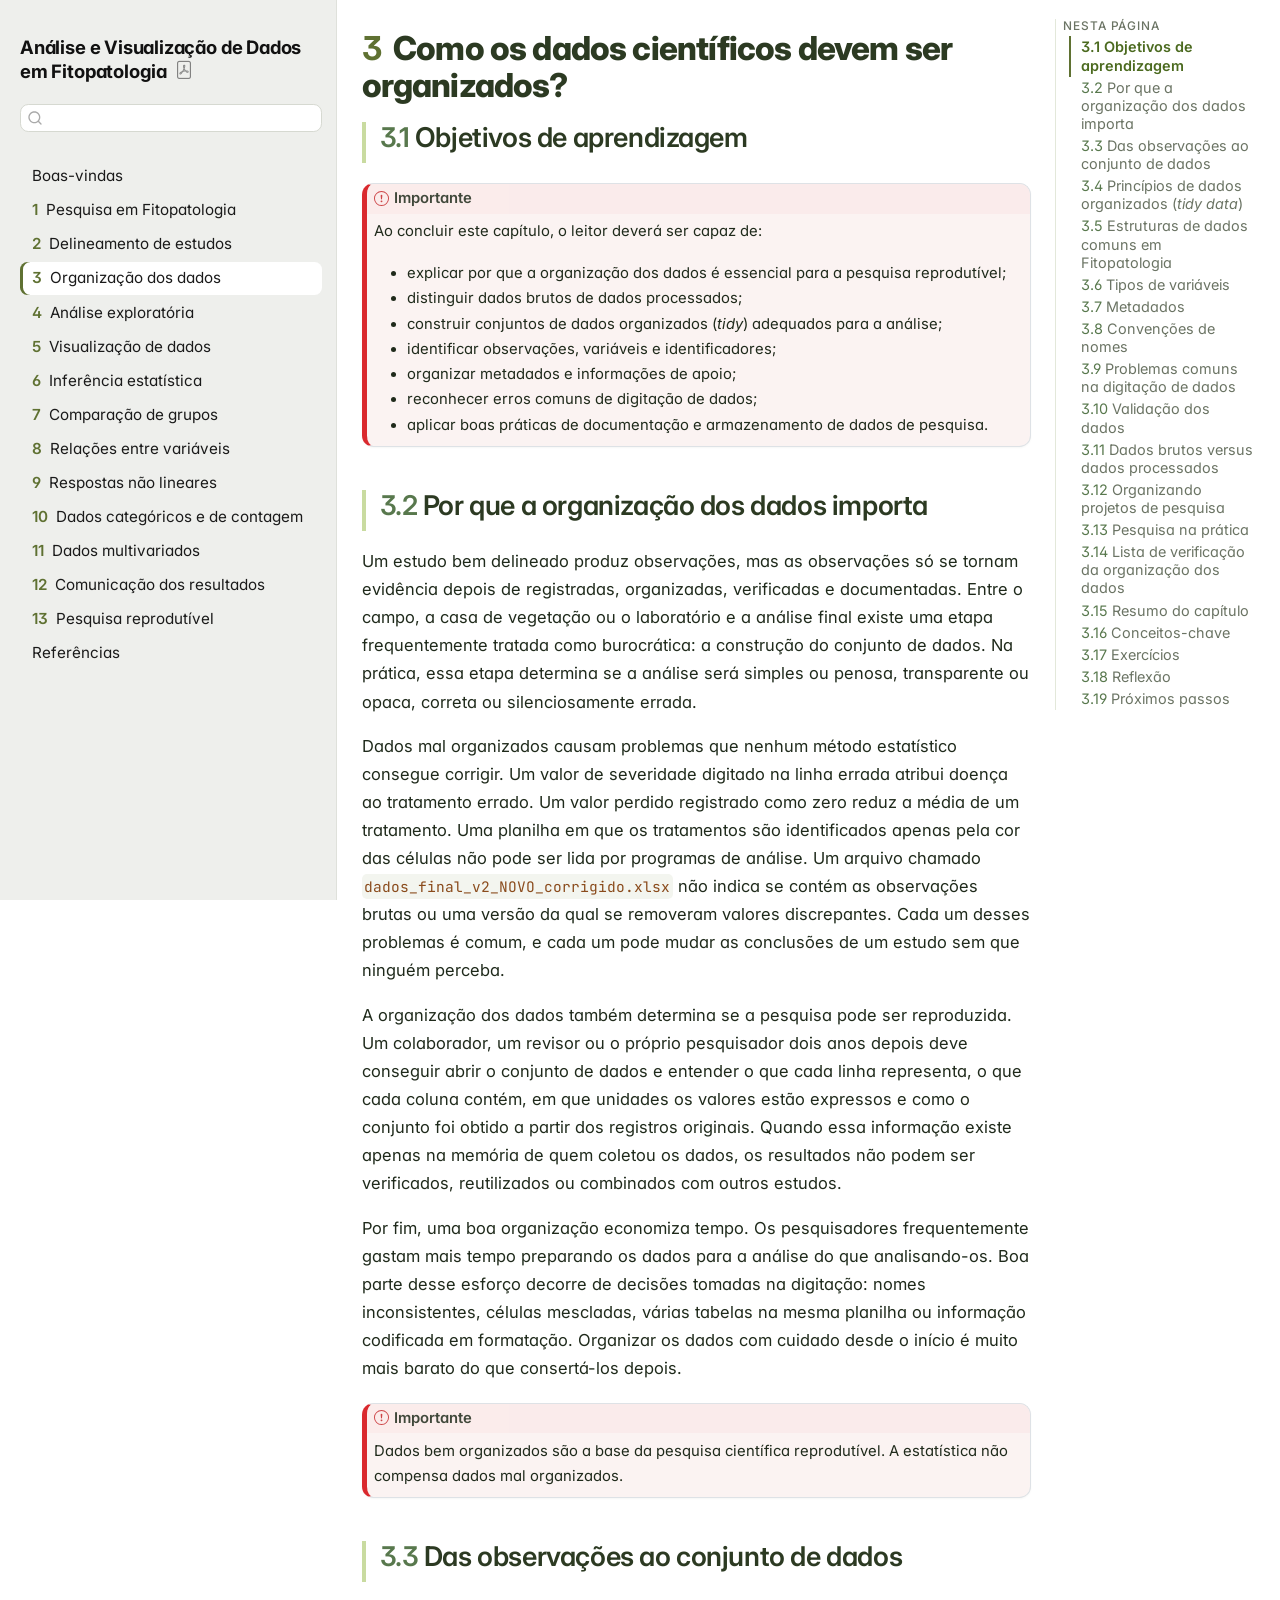
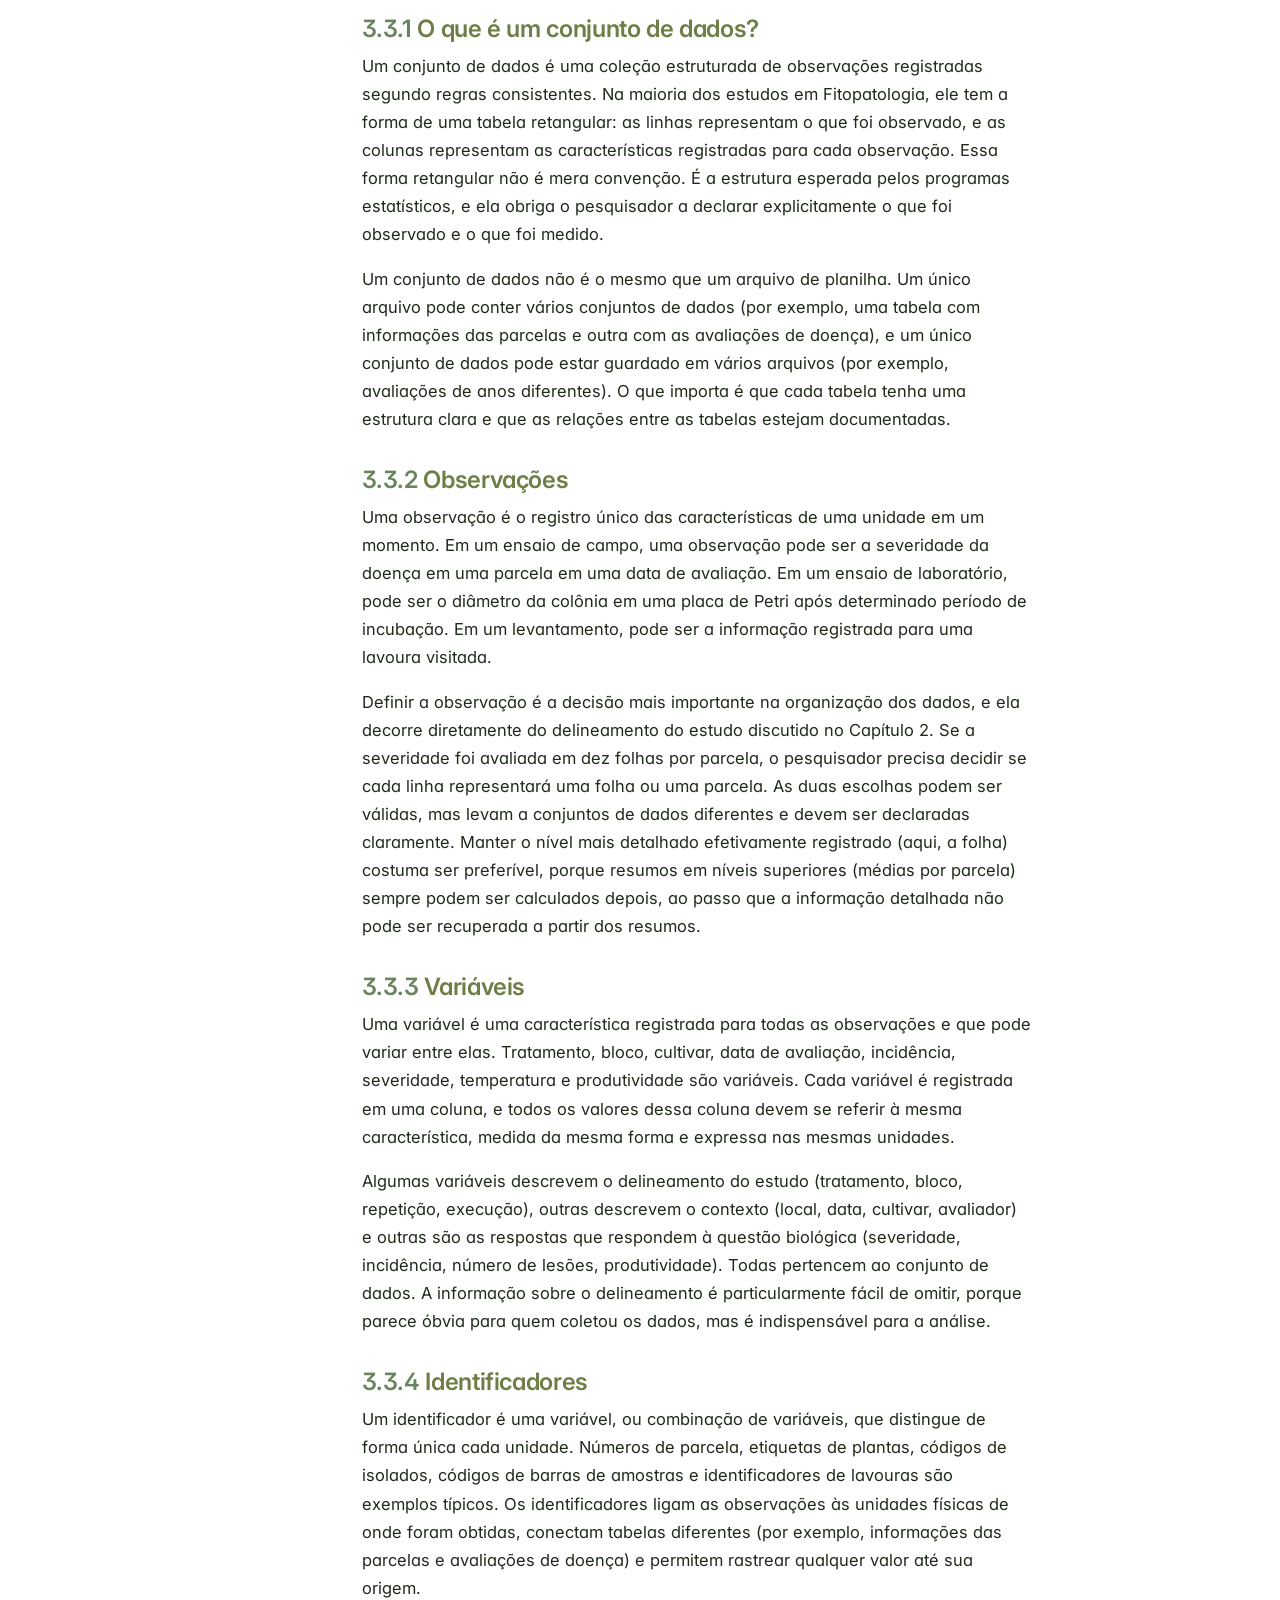
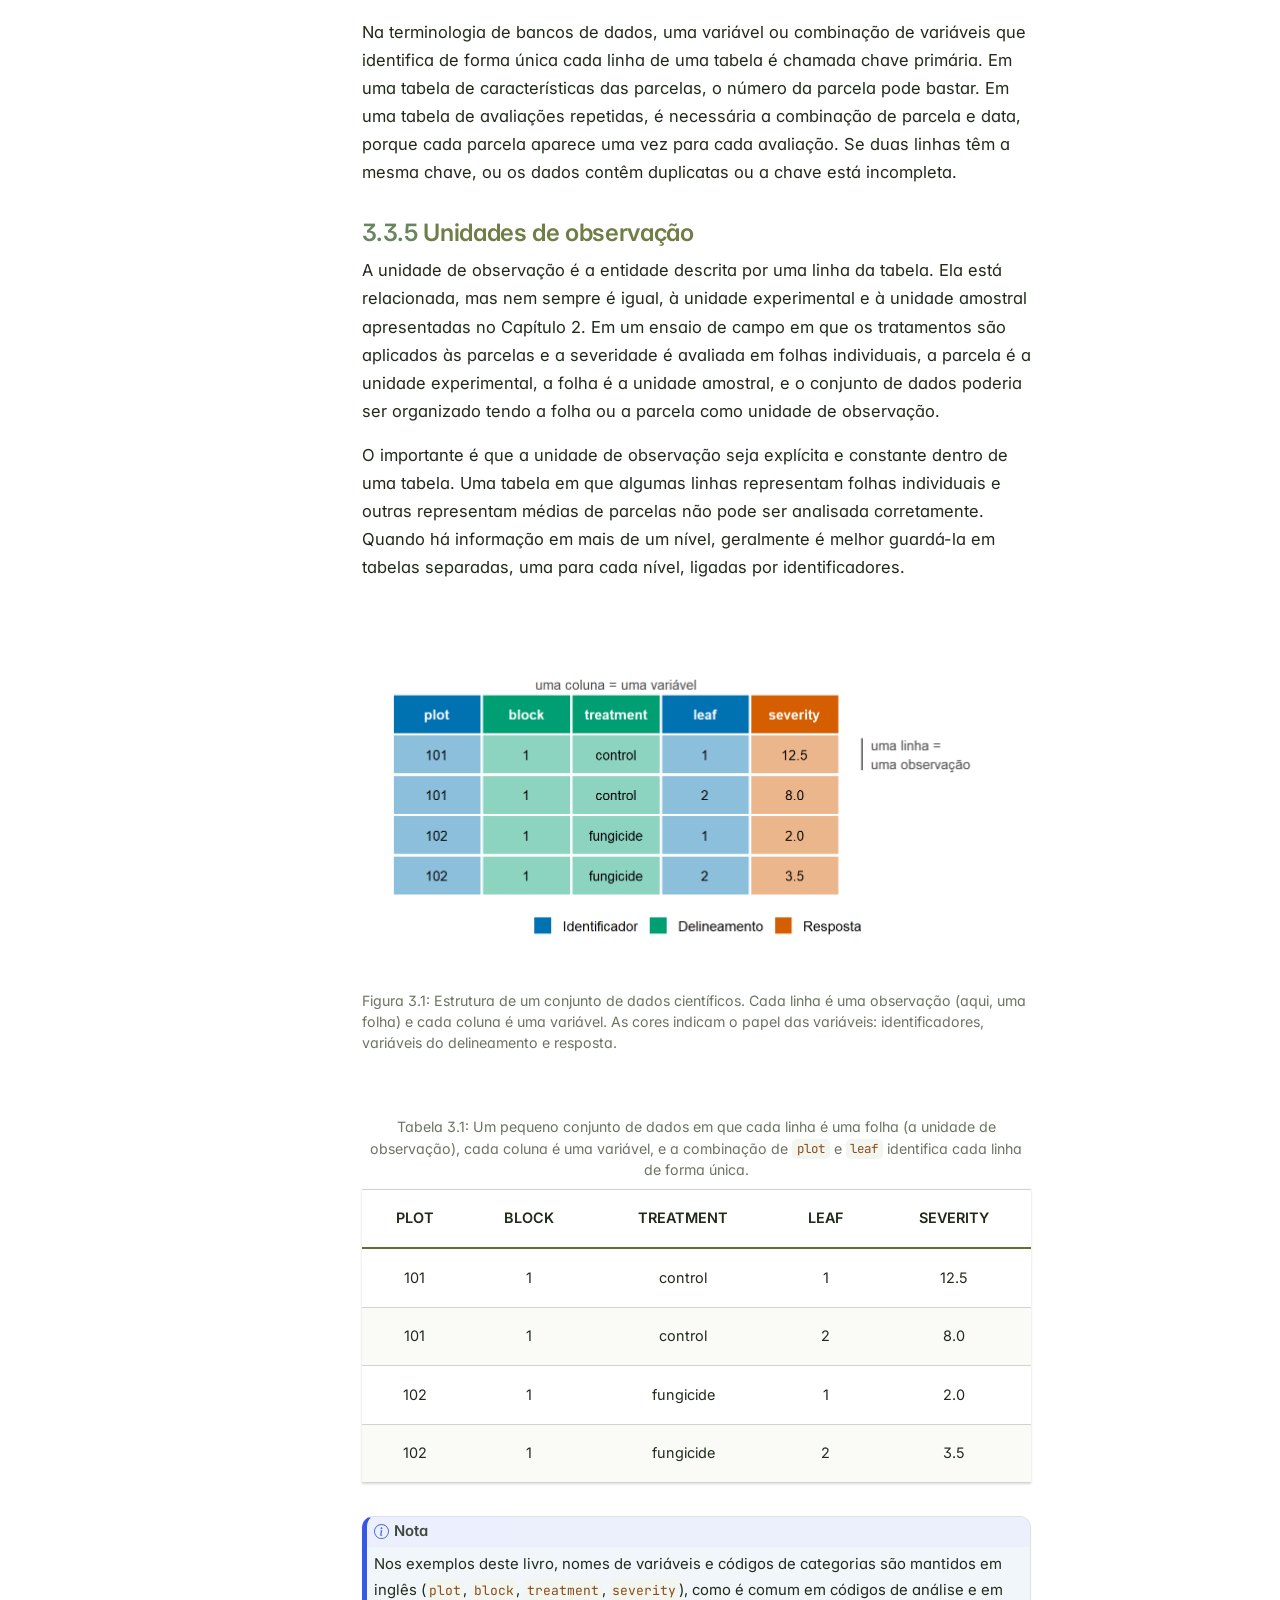
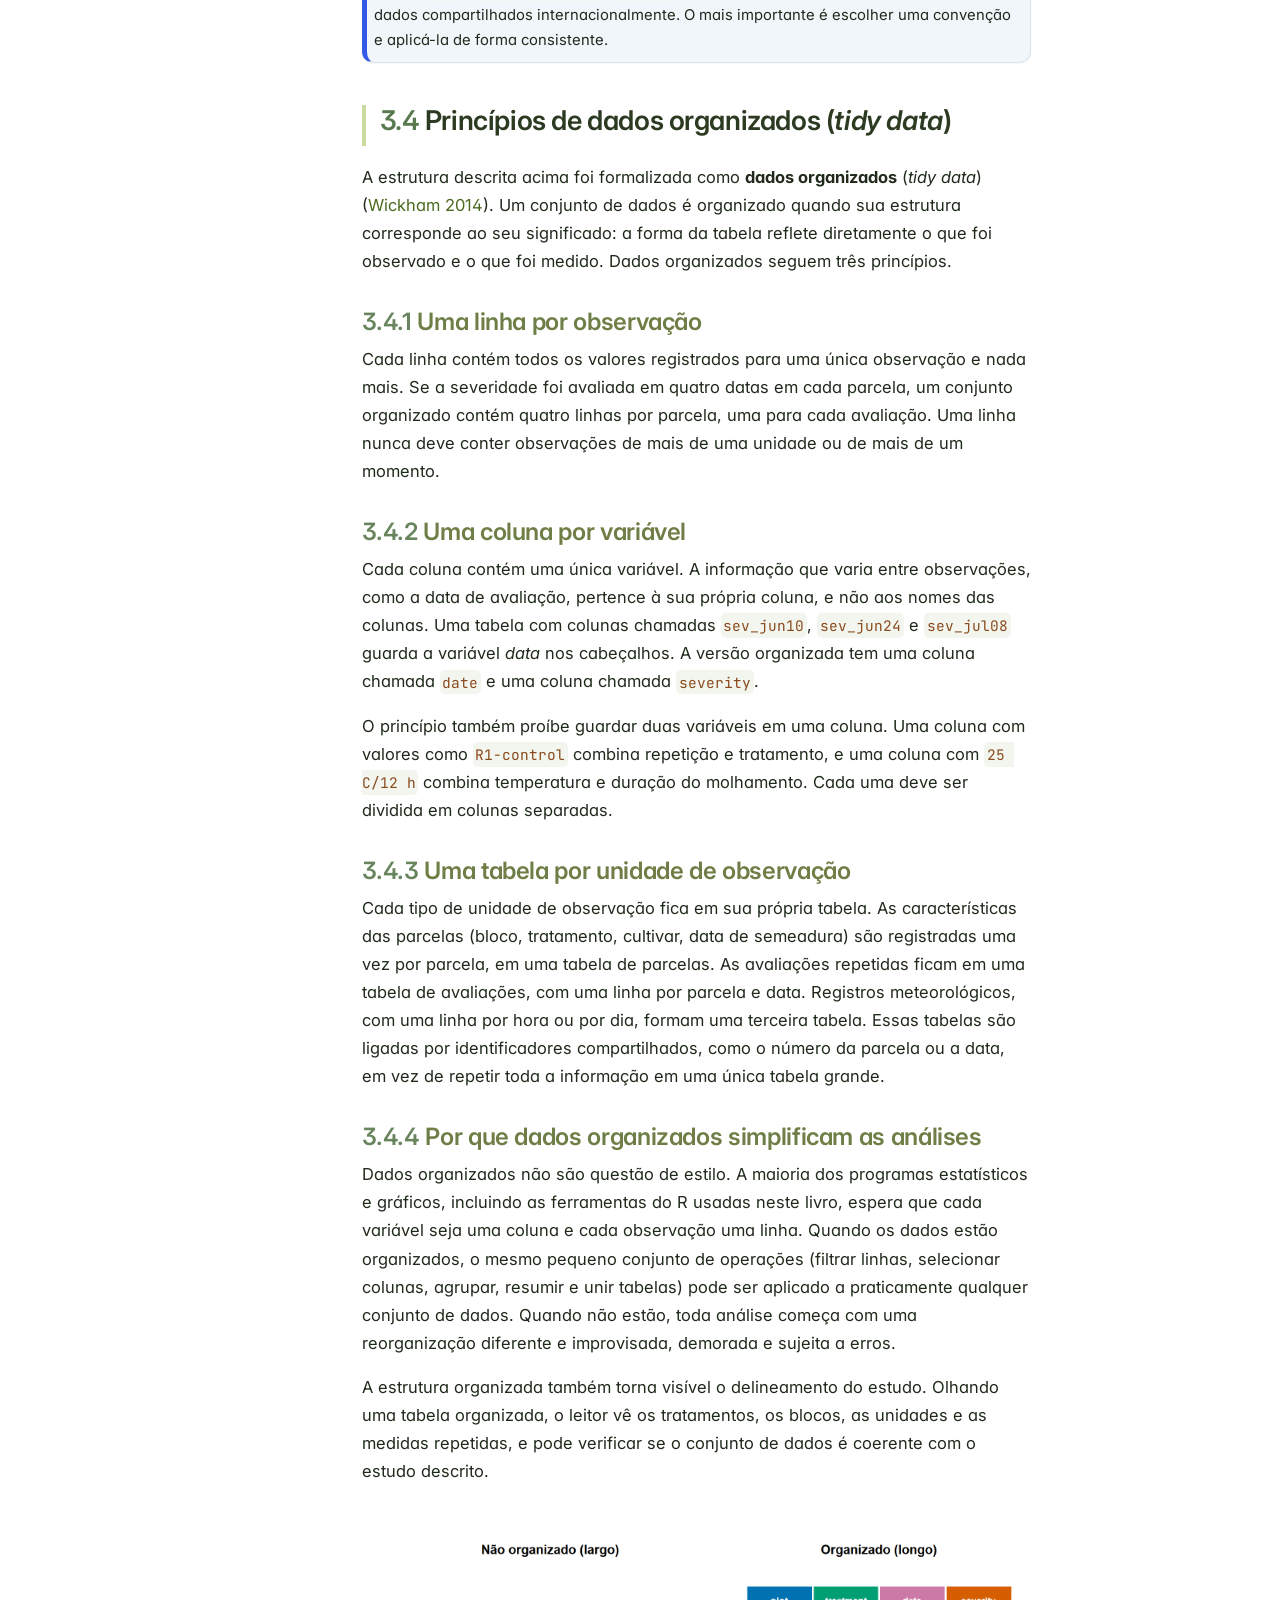
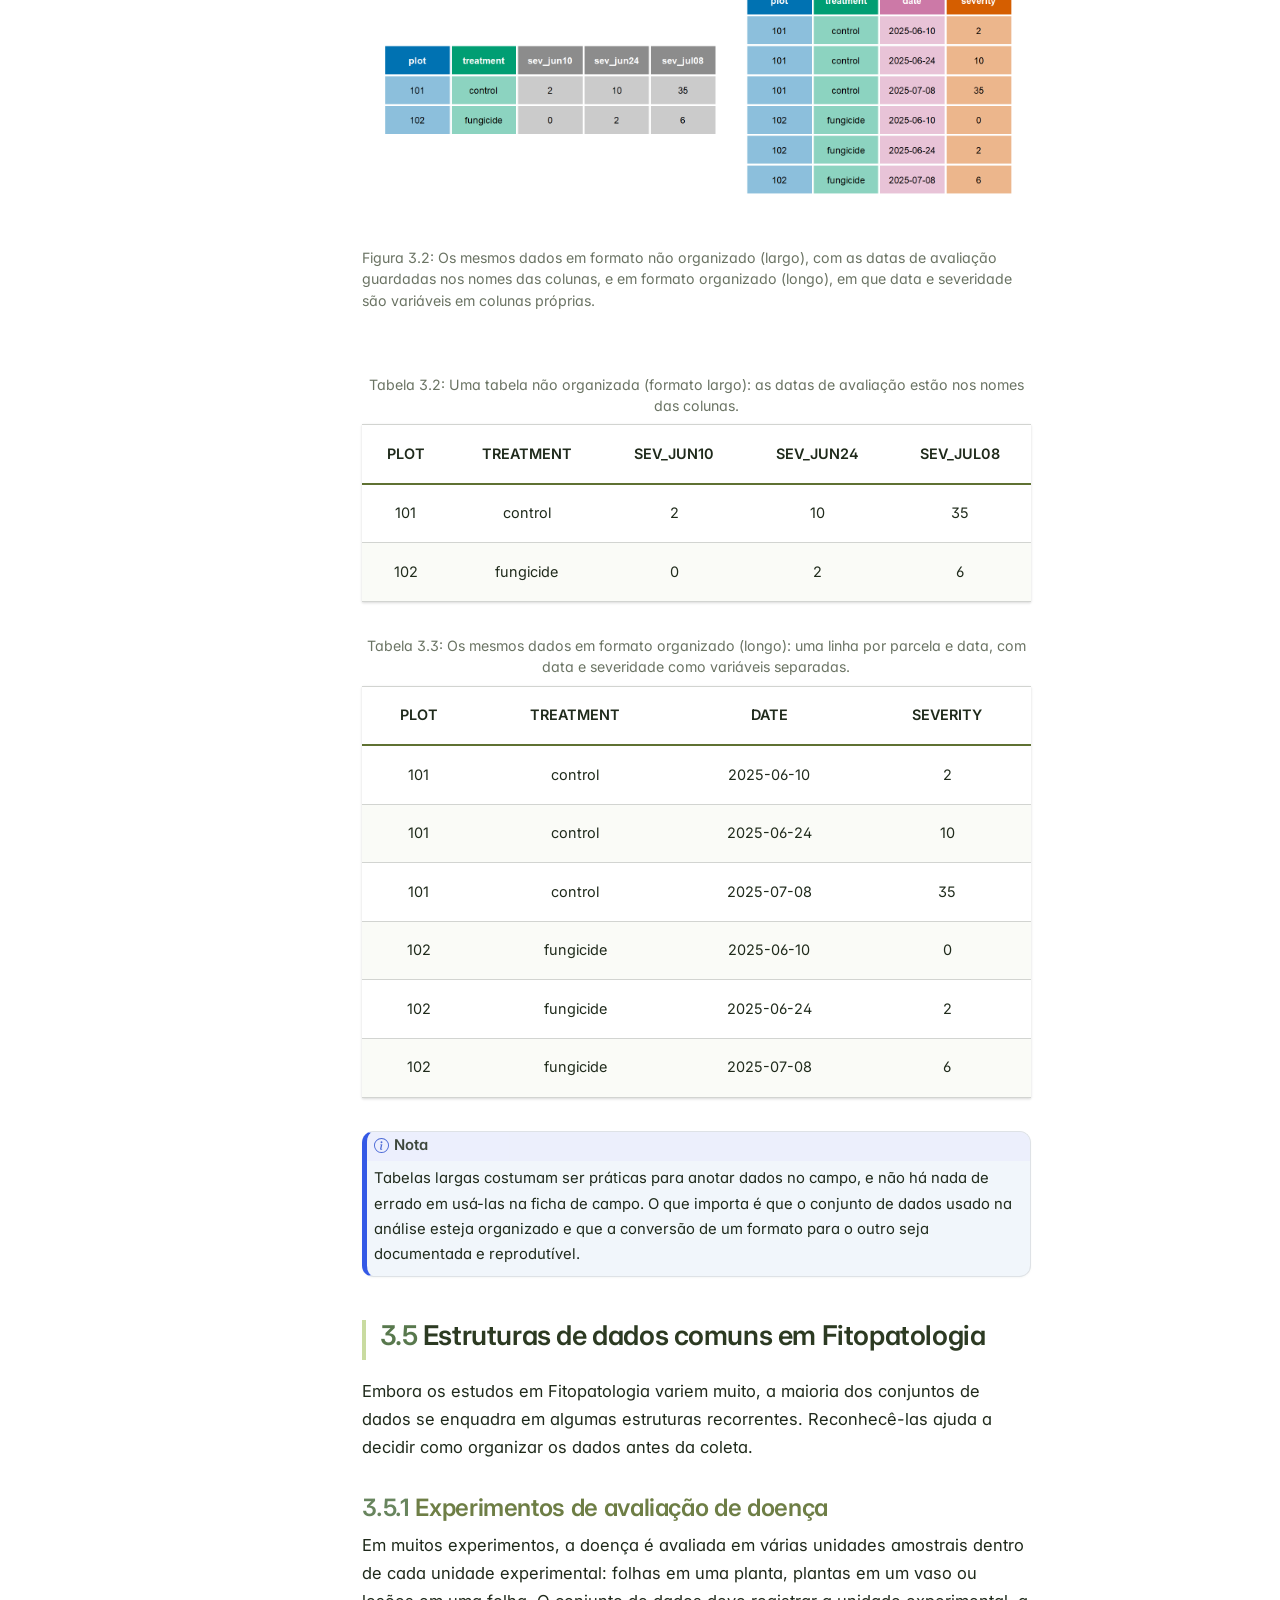
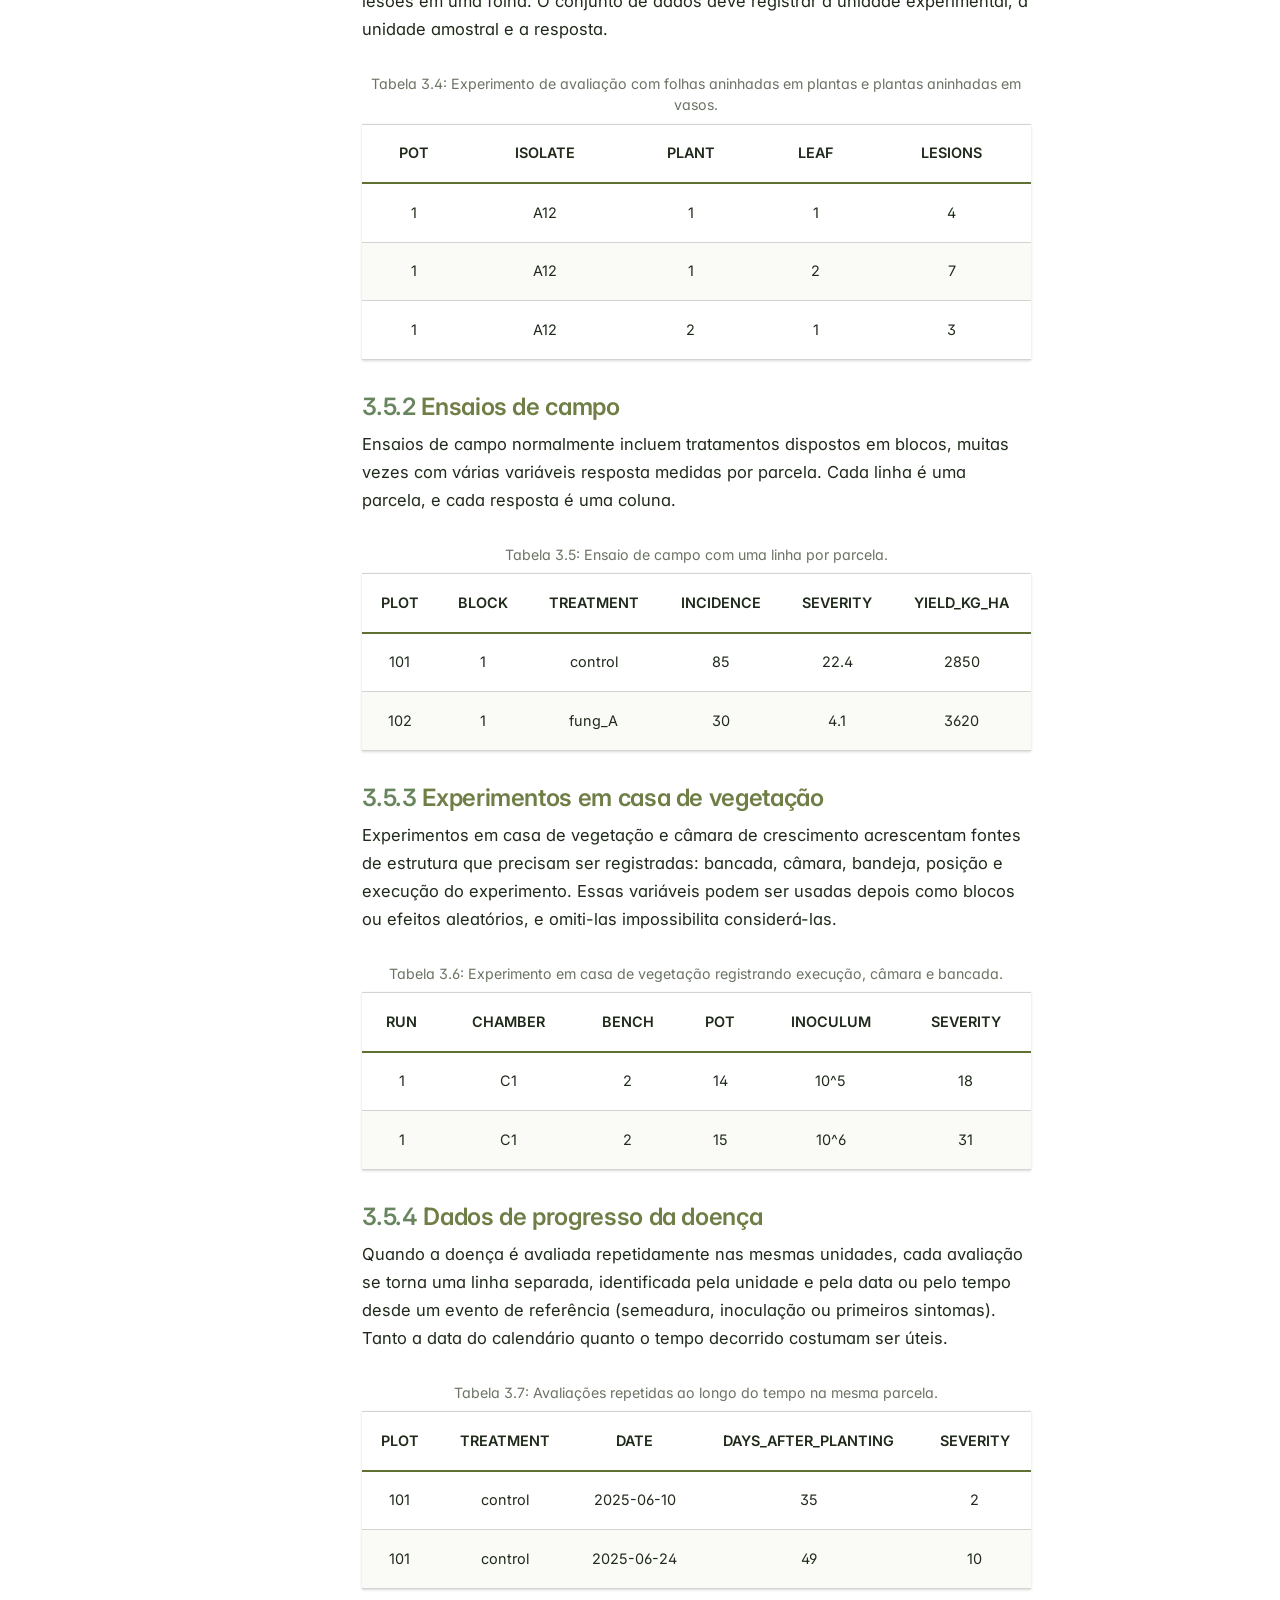
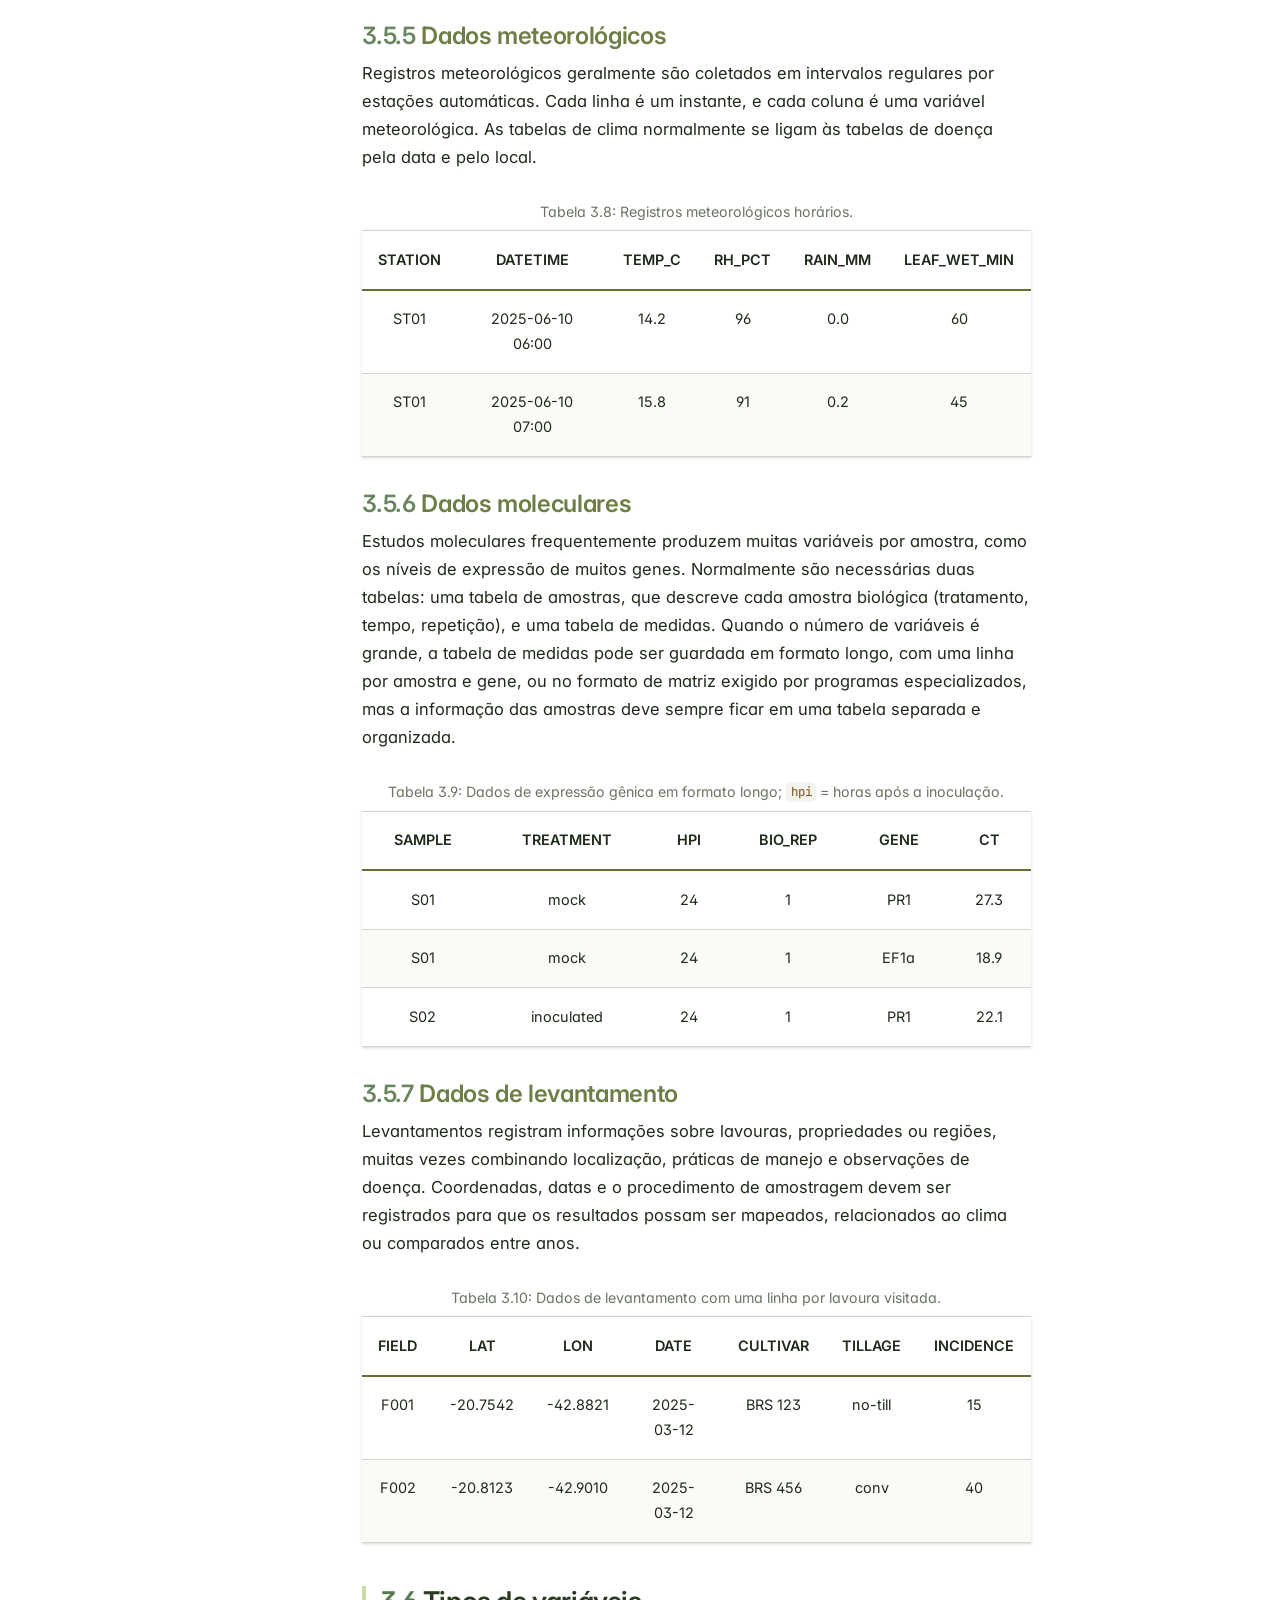
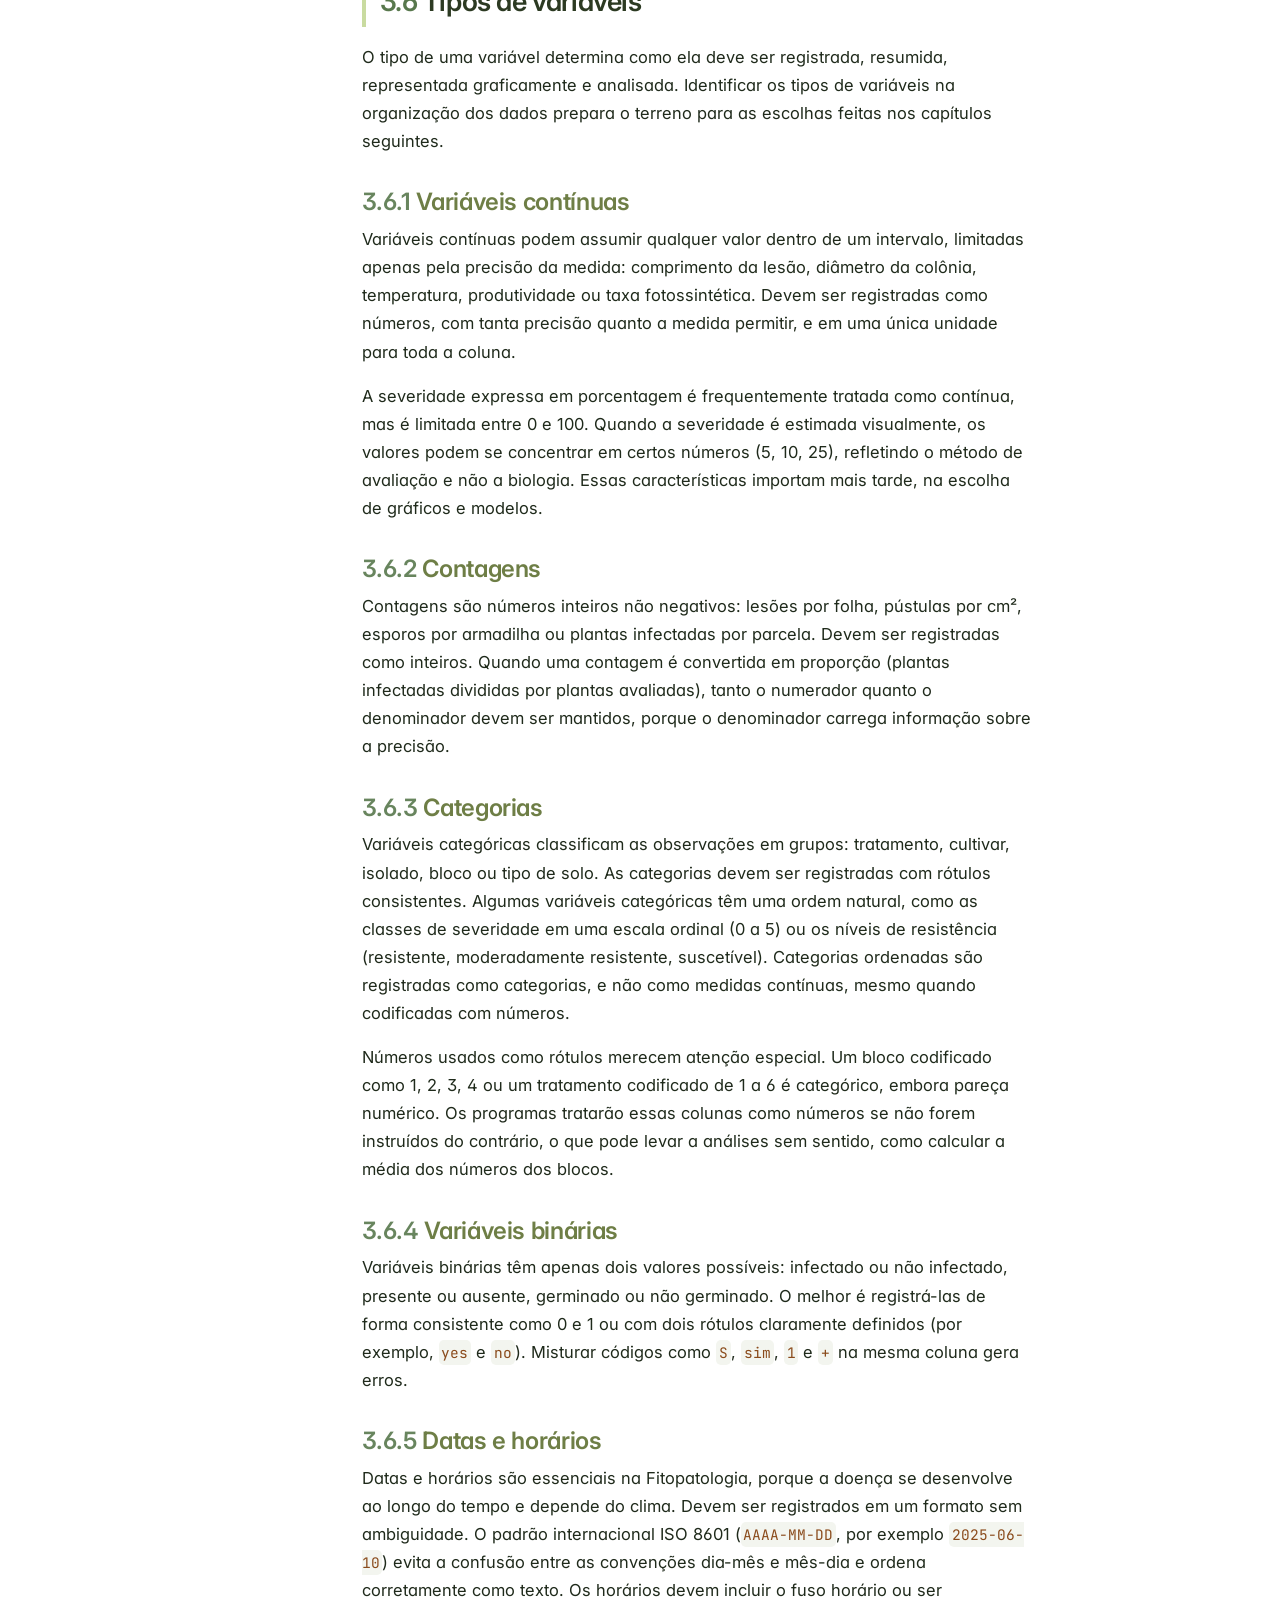
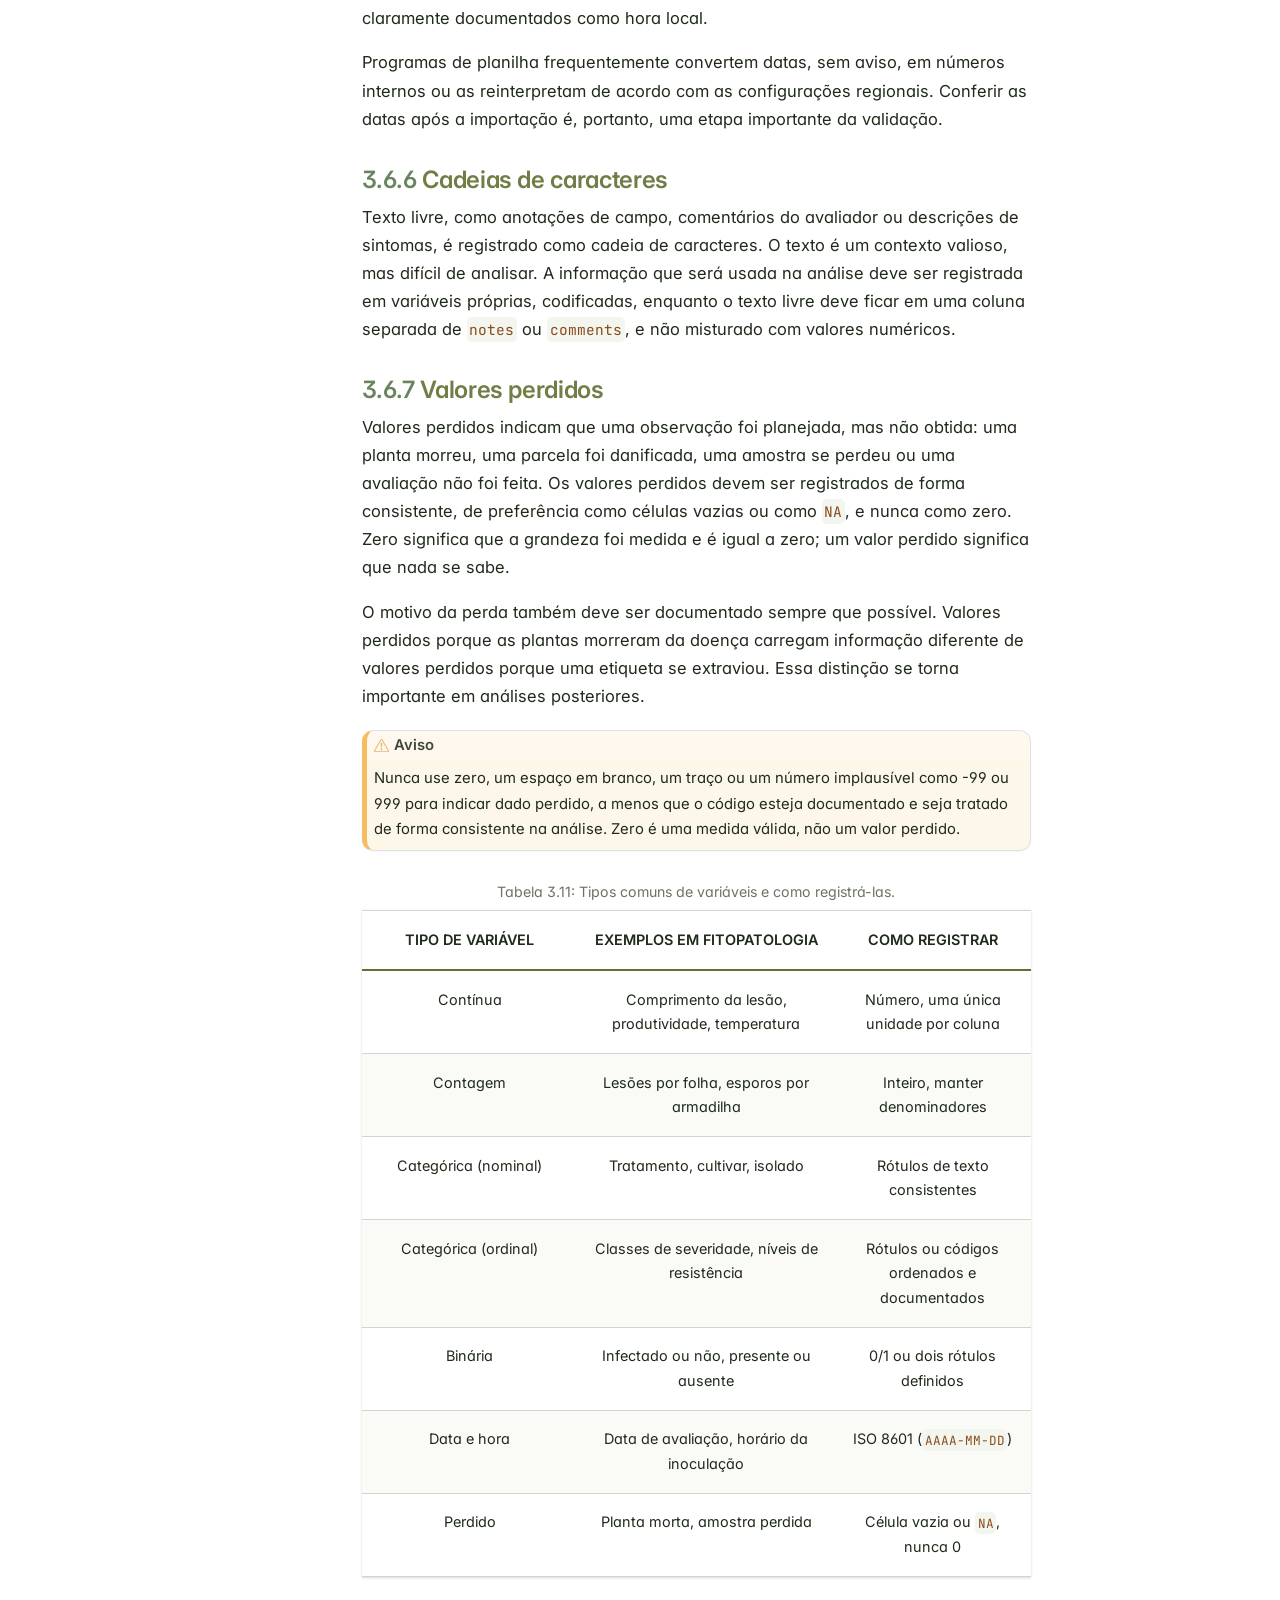
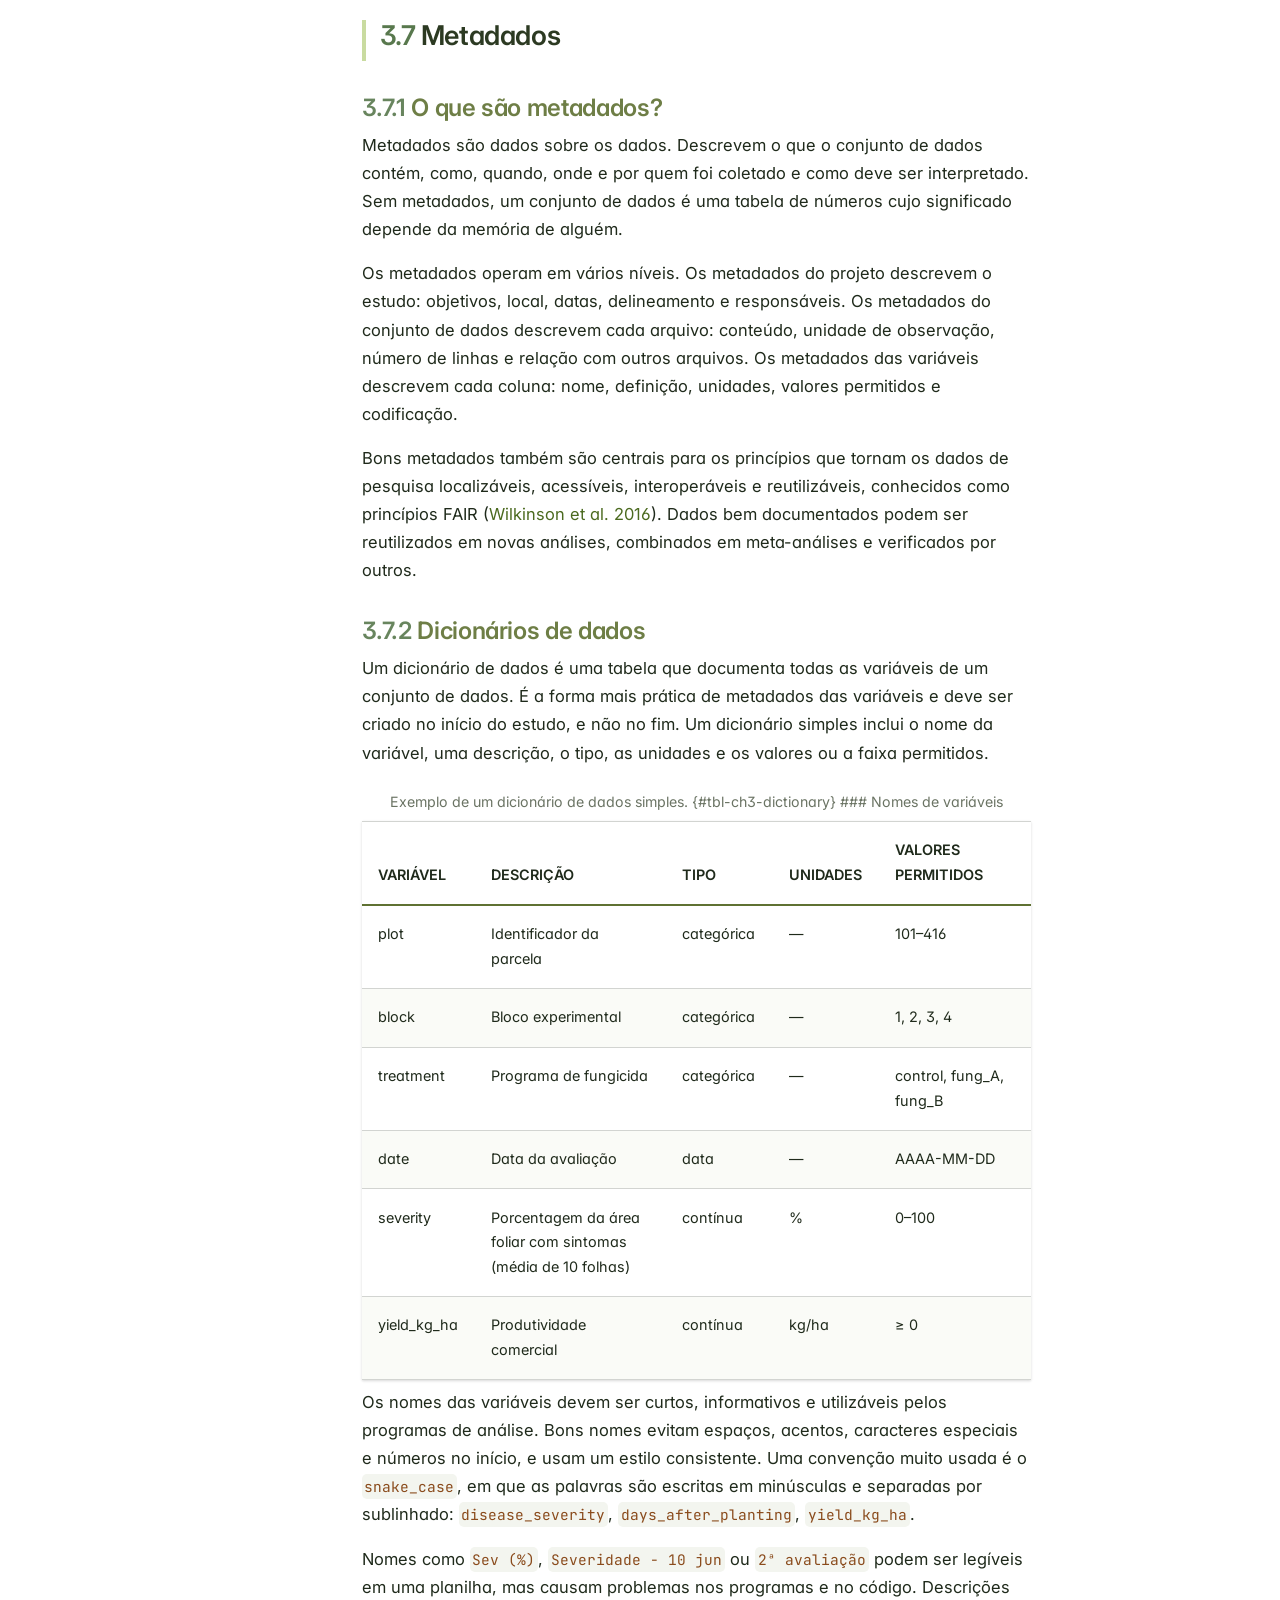
<file: docs/chapter3.html>
<!DOCTYPE html>
<html xmlns="http://www.w3.org/1999/xhtml" lang="pt-BR" xml:lang="pt-BR"><head>

<meta charset="utf-8">
<meta name="generator" content="quarto-1.9.38">

<meta name="viewport" content="width=device-width, initial-scale=1.0, user-scalable=yes">


<title>3&nbsp; Como os dados científicos devem ser organizados? – Análise e Visualização de Dados em Fitopatologia</title>
<style>
/* Default styles provided by pandoc.
** See https://pandoc.org/MANUAL.html#variables-for-html for config info.
*/
code{white-space: pre-wrap;}
span.smallcaps{font-variant: small-caps;}
div.columns{display: flex; gap: min(4vw, 1.5em);}
div.column{flex: auto; overflow-x: auto;}
div.hanging-indent{margin-left: 1.5em; text-indent: -1.5em;}
ul.task-list{list-style: none;}
ul.task-list li input[type="checkbox"] {
  width: 0.8em;
  margin: 0 0.8em 0.2em -1em; /* quarto-specific, see https://github.com/quarto-dev/quarto-cli/issues/4556 */ 
  vertical-align: middle;
}
/* CSS for citations */
div.csl-bib-body { }
div.csl-entry {
  clear: both;
  margin-bottom: 0em;
}
.hanging-indent div.csl-entry {
  margin-left:2em;
  text-indent:-2em;
}
div.csl-left-margin {
  min-width:2em;
  float:left;
}
div.csl-right-inline {
  margin-left:2em;
  padding-left:1em;
}
div.csl-indent {
  margin-left: 2em;
}</style>


<script src="site_libs/quarto-nav/quarto-nav.js"></script>
<script src="site_libs/quarto-nav/headroom.min.js"></script>
<script src="site_libs/clipboard/clipboard.min.js"></script>
<script src="site_libs/quarto-search/autocomplete.umd.js"></script>
<script src="site_libs/quarto-search/fuse.min.js"></script>
<script src="site_libs/quarto-search/quarto-search.js"></script>
<meta name="quarto:offset" content="./">
<link href="./chapter4.html" rel="next">
<link href="./chapter2.html" rel="prev">
<script src="site_libs/quarto-html/quarto.js" type="module"></script>
<script src="site_libs/quarto-html/tabsets/tabsets.js" type="module"></script>
<script src="site_libs/quarto-html/popper.min.js"></script>
<script src="site_libs/quarto-html/tippy.umd.min.js"></script>
<script src="site_libs/quarto-html/anchor.min.js"></script>
<link href="site_libs/quarto-html/tippy.css" rel="stylesheet">
<link href="site_libs/quarto-html/quarto-syntax-highlighting-83f05a120baf2fc1bde2a4009a52b236.css" rel="stylesheet" id="quarto-text-highlighting-styles">
<script src="site_libs/bootstrap/bootstrap.min.js"></script>
<link href="site_libs/bootstrap/bootstrap-icons.css" rel="stylesheet">
<link href="site_libs/bootstrap/bootstrap-a80f51e399cada09c095df7ee7e40398.min.css" rel="stylesheet" append-hash="true" id="quarto-bootstrap" data-mode="light">
<script id="quarto-search-options" type="application/json">{
  "location": "sidebar",
  "copy-button": false,
  "collapse-after": 3,
  "panel-placement": "start",
  "type": "textbox",
  "limit": 50,
  "keyboard-shortcut": [
    "f",
    "/",
    "s"
  ],
  "show-item-context": false,
  "language": {
    "search-no-results-text": "Nenhum resultado",
    "search-matching-documents-text": "documentos correspondentes",
    "search-copy-link-title": "Copiar link para a busca",
    "search-hide-matches-text": "Esconder correspondências adicionais",
    "search-more-match-text": "mais correspondência neste documento",
    "search-more-matches-text": "mais correspondências neste documento",
    "search-clear-button-title": "Limpar",
    "search-text-placeholder": "",
    "search-detached-cancel-button-title": "Cancelar",
    "search-submit-button-title": "Enviar",
    "search-label": "Procurar"
  }
}</script>
<style>html{ scroll-behavior: smooth; }</style>
<script src="site_libs/htmlwidgets-1.6.4/htmlwidgets.js"></script>

<script src="site_libs/viz-1.8.2/viz.js"></script>

<link href="site_libs/DiagrammeR-styles-0.2/styles.css" rel="stylesheet">

<script src="site_libs/grViz-binding-1.0.12/grViz.js"></script>



</head>

<body class="nav-sidebar docked quarto-light">

<div id="quarto-search-results"></div>
  <header id="quarto-header" class="headroom fixed-top">
  <nav class="quarto-secondary-nav">
    <div class="container-fluid d-flex">
      <button type="button" class="quarto-btn-toggle btn" data-bs-toggle="collapse" role="button" data-bs-target=".quarto-sidebar-collapse-item" aria-controls="quarto-sidebar" aria-expanded="false" aria-label="Alternar barra lateral" onclick="if (window.quartoToggleHeadroom) { window.quartoToggleHeadroom(); }">
        <i class="bi bi-layout-text-sidebar-reverse"></i>
      </button>
        <nav class="quarto-page-breadcrumbs" aria-label="breadcrumb"><ol class="breadcrumb"><li class="breadcrumb-item"><a href="./chapter3.html"><span class="chapter-number">3</span>&nbsp; <span class="chapter-title">Organização dos dados</span></a></li></ol></nav>
        <a class="flex-grow-1" role="navigation" data-bs-toggle="collapse" data-bs-target=".quarto-sidebar-collapse-item" aria-controls="quarto-sidebar" aria-expanded="false" aria-label="Alternar barra lateral" onclick="if (window.quartoToggleHeadroom) { window.quartoToggleHeadroom(); }">      
        </a>
      <button type="button" class="btn quarto-search-button" aria-label="Procurar" onclick="window.quartoOpenSearch();">
        <i class="bi bi-search"></i>
      </button>
    </div>
  </nav>
</header>
<!-- content -->
<div id="quarto-content" class="quarto-container page-columns page-rows-contents page-layout-article">
<!-- sidebar -->
  <nav id="quarto-sidebar" class="sidebar collapse collapse-horizontal quarto-sidebar-collapse-item sidebar-navigation docked overflow-auto">
    <div class="pt-lg-2 mt-2 text-left sidebar-header">
    <div class="sidebar-title mb-0 py-0">
      <a href="./">Análise e Visualização de Dados em Fitopatologia</a> 
        <div class="sidebar-tools-main">
    <a href="./analise-dados-fitopatologia.pdf" title="Baixar PDF" class="quarto-navigation-tool px-1" aria-label="Baixar PDF"><i class="bi bi-file-pdf"></i></a>
</div>
    </div>
      </div>
        <div class="mt-2 flex-shrink-0 align-items-center">
        <div class="sidebar-search">
        <div id="quarto-search" class="" title="Procurar"></div>
        </div>
        </div>
    <div class="sidebar-menu-container"> 
    <ul class="list-unstyled mt-1">
        <li class="sidebar-item">
  <div class="sidebar-item-container"> 
  <a href="./index.html" class="sidebar-item-text sidebar-link">
 <span class="menu-text">Boas-vindas</span></a>
  </div>
</li>
        <li class="sidebar-item">
  <div class="sidebar-item-container"> 
  <a href="./chapter1.html" class="sidebar-item-text sidebar-link">
 <span class="menu-text"><span class="chapter-number">1</span>&nbsp; <span class="chapter-title">Pesquisa em Fitopatologia</span></span></a>
  </div>
</li>
        <li class="sidebar-item">
  <div class="sidebar-item-container"> 
  <a href="./chapter2.html" class="sidebar-item-text sidebar-link">
 <span class="menu-text"><span class="chapter-number">2</span>&nbsp; <span class="chapter-title">Delineamento de estudos</span></span></a>
  </div>
</li>
        <li class="sidebar-item">
  <div class="sidebar-item-container"> 
  <a href="./chapter3.html" class="sidebar-item-text sidebar-link active">
 <span class="menu-text"><span class="chapter-number">3</span>&nbsp; <span class="chapter-title">Organização dos dados</span></span></a>
  </div>
</li>
        <li class="sidebar-item">
  <div class="sidebar-item-container"> 
  <a href="./chapter4.html" class="sidebar-item-text sidebar-link">
 <span class="menu-text"><span class="chapter-number">4</span>&nbsp; <span class="chapter-title">Análise exploratória</span></span></a>
  </div>
</li>
        <li class="sidebar-item">
  <div class="sidebar-item-container"> 
  <a href="./chapter5.html" class="sidebar-item-text sidebar-link">
 <span class="menu-text"><span class="chapter-number">5</span>&nbsp; <span class="chapter-title">Visualização de dados</span></span></a>
  </div>
</li>
        <li class="sidebar-item">
  <div class="sidebar-item-container"> 
  <a href="./chapter6.html" class="sidebar-item-text sidebar-link">
 <span class="menu-text"><span class="chapter-number">6</span>&nbsp; <span class="chapter-title">Inferência estatística</span></span></a>
  </div>
</li>
        <li class="sidebar-item">
  <div class="sidebar-item-container"> 
  <a href="./chapter7.html" class="sidebar-item-text sidebar-link">
 <span class="menu-text"><span class="chapter-number">7</span>&nbsp; <span class="chapter-title">Comparação de grupos</span></span></a>
  </div>
</li>
        <li class="sidebar-item">
  <div class="sidebar-item-container"> 
  <a href="./chapter8.html" class="sidebar-item-text sidebar-link">
 <span class="menu-text"><span class="chapter-number">8</span>&nbsp; <span class="chapter-title">Relações entre variáveis</span></span></a>
  </div>
</li>
        <li class="sidebar-item">
  <div class="sidebar-item-container"> 
  <a href="./chapter9.html" class="sidebar-item-text sidebar-link">
 <span class="menu-text"><span class="chapter-number">9</span>&nbsp; <span class="chapter-title">Respostas não lineares</span></span></a>
  </div>
</li>
        <li class="sidebar-item">
  <div class="sidebar-item-container"> 
  <a href="./chapter10.html" class="sidebar-item-text sidebar-link">
 <span class="menu-text"><span class="chapter-number">10</span>&nbsp; <span class="chapter-title">Dados categóricos e de contagem</span></span></a>
  </div>
</li>
        <li class="sidebar-item">
  <div class="sidebar-item-container"> 
  <a href="./chapter11.html" class="sidebar-item-text sidebar-link">
 <span class="menu-text"><span class="chapter-number">11</span>&nbsp; <span class="chapter-title">Dados multivariados</span></span></a>
  </div>
</li>
        <li class="sidebar-item">
  <div class="sidebar-item-container"> 
  <a href="./chapter12.html" class="sidebar-item-text sidebar-link">
 <span class="menu-text"><span class="chapter-number">12</span>&nbsp; <span class="chapter-title">Comunicação dos resultados</span></span></a>
  </div>
</li>
        <li class="sidebar-item">
  <div class="sidebar-item-container"> 
  <a href="./chapter13.html" class="sidebar-item-text sidebar-link">
 <span class="menu-text"><span class="chapter-number">13</span>&nbsp; <span class="chapter-title">Pesquisa reprodutível</span></span></a>
  </div>
</li>
        <li class="sidebar-item">
  <div class="sidebar-item-container"> 
  <a href="./references.html" class="sidebar-item-text sidebar-link">
 <span class="menu-text">Referências</span></a>
  </div>
</li>
    </ul>
    </div>
</nav>
<div id="quarto-sidebar-glass" class="quarto-sidebar-collapse-item" data-bs-toggle="collapse" data-bs-target=".quarto-sidebar-collapse-item"></div>
<!-- margin-sidebar -->
    <div id="quarto-margin-sidebar" class="sidebar margin-sidebar">
        <nav id="TOC" role="doc-toc" class="toc-active">
    <h2 id="toc-title">Nesta página</h2>
   
  <ul>
  <li><a href="#objetivos-de-aprendizagem" id="toc-objetivos-de-aprendizagem" class="nav-link active" data-scroll-target="#objetivos-de-aprendizagem"><span class="header-section-number">3.1</span> Objetivos de aprendizagem</a></li>
  <li><a href="#por-que-a-organização-dos-dados-importa" id="toc-por-que-a-organização-dos-dados-importa" class="nav-link" data-scroll-target="#por-que-a-organização-dos-dados-importa"><span class="header-section-number">3.2</span> Por que a organização dos dados importa</a></li>
  <li><a href="#das-observações-ao-conjunto-de-dados" id="toc-das-observações-ao-conjunto-de-dados" class="nav-link" data-scroll-target="#das-observações-ao-conjunto-de-dados"><span class="header-section-number">3.3</span> Das observações ao conjunto de dados</a>
  <ul class="collapse">
  <li><a href="#o-que-é-um-conjunto-de-dados" id="toc-o-que-é-um-conjunto-de-dados" class="nav-link" data-scroll-target="#o-que-é-um-conjunto-de-dados"><span class="header-section-number">3.3.1</span> O que é um conjunto de dados?</a></li>
  <li><a href="#observações" id="toc-observações" class="nav-link" data-scroll-target="#observações"><span class="header-section-number">3.3.2</span> Observações</a></li>
  <li><a href="#variáveis" id="toc-variáveis" class="nav-link" data-scroll-target="#variáveis"><span class="header-section-number">3.3.3</span> Variáveis</a></li>
  <li><a href="#identificadores" id="toc-identificadores" class="nav-link" data-scroll-target="#identificadores"><span class="header-section-number">3.3.4</span> Identificadores</a></li>
  <li><a href="#unidades-de-observação" id="toc-unidades-de-observação" class="nav-link" data-scroll-target="#unidades-de-observação"><span class="header-section-number">3.3.5</span> Unidades de observação</a></li>
  </ul></li>
  <li><a href="#princípios-de-dados-organizados-tidy-data" id="toc-princípios-de-dados-organizados-tidy-data" class="nav-link" data-scroll-target="#princípios-de-dados-organizados-tidy-data"><span class="header-section-number">3.4</span> Princípios de dados organizados (<em>tidy data</em>)</a>
  <ul class="collapse">
  <li><a href="#uma-linha-por-observação" id="toc-uma-linha-por-observação" class="nav-link" data-scroll-target="#uma-linha-por-observação"><span class="header-section-number">3.4.1</span> Uma linha por observação</a></li>
  <li><a href="#uma-coluna-por-variável" id="toc-uma-coluna-por-variável" class="nav-link" data-scroll-target="#uma-coluna-por-variável"><span class="header-section-number">3.4.2</span> Uma coluna por variável</a></li>
  <li><a href="#uma-tabela-por-unidade-de-observação" id="toc-uma-tabela-por-unidade-de-observação" class="nav-link" data-scroll-target="#uma-tabela-por-unidade-de-observação"><span class="header-section-number">3.4.3</span> Uma tabela por unidade de observação</a></li>
  <li><a href="#por-que-dados-organizados-simplificam-as-análises" id="toc-por-que-dados-organizados-simplificam-as-análises" class="nav-link" data-scroll-target="#por-que-dados-organizados-simplificam-as-análises"><span class="header-section-number">3.4.4</span> Por que dados organizados simplificam as análises</a></li>
  </ul></li>
  <li><a href="#estruturas-de-dados-comuns-em-fitopatologia" id="toc-estruturas-de-dados-comuns-em-fitopatologia" class="nav-link" data-scroll-target="#estruturas-de-dados-comuns-em-fitopatologia"><span class="header-section-number">3.5</span> Estruturas de dados comuns em Fitopatologia</a>
  <ul class="collapse">
  <li><a href="#experimentos-de-avaliação-de-doença" id="toc-experimentos-de-avaliação-de-doença" class="nav-link" data-scroll-target="#experimentos-de-avaliação-de-doença"><span class="header-section-number">3.5.1</span> Experimentos de avaliação de doença</a></li>
  <li><a href="#ensaios-de-campo" id="toc-ensaios-de-campo" class="nav-link" data-scroll-target="#ensaios-de-campo"><span class="header-section-number">3.5.2</span> Ensaios de campo</a></li>
  <li><a href="#experimentos-em-casa-de-vegetação" id="toc-experimentos-em-casa-de-vegetação" class="nav-link" data-scroll-target="#experimentos-em-casa-de-vegetação"><span class="header-section-number">3.5.3</span> Experimentos em casa de vegetação</a></li>
  <li><a href="#dados-de-progresso-da-doença" id="toc-dados-de-progresso-da-doença" class="nav-link" data-scroll-target="#dados-de-progresso-da-doença"><span class="header-section-number">3.5.4</span> Dados de progresso da doença</a></li>
  <li><a href="#dados-meteorológicos" id="toc-dados-meteorológicos" class="nav-link" data-scroll-target="#dados-meteorológicos"><span class="header-section-number">3.5.5</span> Dados meteorológicos</a></li>
  <li><a href="#dados-moleculares" id="toc-dados-moleculares" class="nav-link" data-scroll-target="#dados-moleculares"><span class="header-section-number">3.5.6</span> Dados moleculares</a></li>
  <li><a href="#dados-de-levantamento" id="toc-dados-de-levantamento" class="nav-link" data-scroll-target="#dados-de-levantamento"><span class="header-section-number">3.5.7</span> Dados de levantamento</a></li>
  </ul></li>
  <li><a href="#tipos-de-variáveis" id="toc-tipos-de-variáveis" class="nav-link" data-scroll-target="#tipos-de-variáveis"><span class="header-section-number">3.6</span> Tipos de variáveis</a>
  <ul class="collapse">
  <li><a href="#variáveis-contínuas" id="toc-variáveis-contínuas" class="nav-link" data-scroll-target="#variáveis-contínuas"><span class="header-section-number">3.6.1</span> Variáveis contínuas</a></li>
  <li><a href="#contagens" id="toc-contagens" class="nav-link" data-scroll-target="#contagens"><span class="header-section-number">3.6.2</span> Contagens</a></li>
  <li><a href="#categorias" id="toc-categorias" class="nav-link" data-scroll-target="#categorias"><span class="header-section-number">3.6.3</span> Categorias</a></li>
  <li><a href="#variáveis-binárias" id="toc-variáveis-binárias" class="nav-link" data-scroll-target="#variáveis-binárias"><span class="header-section-number">3.6.4</span> Variáveis binárias</a></li>
  <li><a href="#datas-e-horários" id="toc-datas-e-horários" class="nav-link" data-scroll-target="#datas-e-horários"><span class="header-section-number">3.6.5</span> Datas e horários</a></li>
  <li><a href="#cadeias-de-caracteres" id="toc-cadeias-de-caracteres" class="nav-link" data-scroll-target="#cadeias-de-caracteres"><span class="header-section-number">3.6.6</span> Cadeias de caracteres</a></li>
  <li><a href="#valores-perdidos" id="toc-valores-perdidos" class="nav-link" data-scroll-target="#valores-perdidos"><span class="header-section-number">3.6.7</span> Valores perdidos</a></li>
  </ul></li>
  <li><a href="#metadados" id="toc-metadados" class="nav-link" data-scroll-target="#metadados"><span class="header-section-number">3.7</span> Metadados</a>
  <ul class="collapse">
  <li><a href="#o-que-são-metadados" id="toc-o-que-são-metadados" class="nav-link" data-scroll-target="#o-que-são-metadados"><span class="header-section-number">3.7.1</span> O que são metadados?</a></li>
  <li><a href="#dicionários-de-dados" id="toc-dicionários-de-dados" class="nav-link" data-scroll-target="#dicionários-de-dados"><span class="header-section-number">3.7.2</span> Dicionários de dados</a></li>
  <li><a href="#unidades-de-medida" id="toc-unidades-de-medida" class="nav-link" data-scroll-target="#unidades-de-medida"><span class="header-section-number">3.7.3</span> Unidades de medida</a></li>
  <li><a href="#sistemas-de-codificação" id="toc-sistemas-de-codificação" class="nav-link" data-scroll-target="#sistemas-de-codificação"><span class="header-section-number">3.7.4</span> Sistemas de codificação</a></li>
  <li><a href="#vocabulários-controlados" id="toc-vocabulários-controlados" class="nav-link" data-scroll-target="#vocabulários-controlados"><span class="header-section-number">3.7.5</span> Vocabulários controlados</a></li>
  </ul></li>
  <li><a href="#convenções-de-nomes" id="toc-convenções-de-nomes" class="nav-link" data-scroll-target="#convenções-de-nomes"><span class="header-section-number">3.8</span> Convenções de nomes</a>
  <ul class="collapse">
  <li><a href="#variáveis-1" id="toc-variáveis-1" class="nav-link" data-scroll-target="#variáveis-1"><span class="header-section-number">3.8.1</span> Variáveis</a></li>
  <li><a href="#arquivos" id="toc-arquivos" class="nav-link" data-scroll-target="#arquivos"><span class="header-section-number">3.8.2</span> Arquivos</a></li>
  <li><a href="#pastas" id="toc-pastas" class="nav-link" data-scroll-target="#pastas"><span class="header-section-number">3.8.3</span> Pastas</a></li>
  <li><a href="#projetos" id="toc-projetos" class="nav-link" data-scroll-target="#projetos"><span class="header-section-number">3.8.4</span> Projetos</a></li>
  </ul></li>
  <li><a href="#problemas-comuns-na-digitação-de-dados" id="toc-problemas-comuns-na-digitação-de-dados" class="nav-link" data-scroll-target="#problemas-comuns-na-digitação-de-dados"><span class="header-section-number">3.9</span> Problemas comuns na digitação de dados</a>
  <ul class="collapse">
  <li><a href="#erros-de-digitação" id="toc-erros-de-digitação" class="nav-link" data-scroll-target="#erros-de-digitação"><span class="header-section-number">3.9.1</span> Erros de digitação</a></li>
  <li><a href="#codificação-inconsistente" id="toc-codificação-inconsistente" class="nav-link" data-scroll-target="#codificação-inconsistente"><span class="header-section-number">3.9.2</span> Codificação inconsistente</a></li>
  <li><a href="#valores-perdidos-ocultos" id="toc-valores-perdidos-ocultos" class="nav-link" data-scroll-target="#valores-perdidos-ocultos"><span class="header-section-number">3.9.3</span> Valores perdidos ocultos</a></li>
  <li><a href="#unidades-misturadas" id="toc-unidades-misturadas" class="nav-link" data-scroll-target="#unidades-misturadas"><span class="header-section-number">3.9.4</span> Unidades misturadas</a></li>
  <li><a href="#observações-duplicadas" id="toc-observações-duplicadas" class="nav-link" data-scroll-target="#observações-duplicadas"><span class="header-section-number">3.9.5</span> Observações duplicadas</a></li>
  <li><a href="#valores-impossíveis" id="toc-valores-impossíveis" class="nav-link" data-scroll-target="#valores-impossíveis"><span class="header-section-number">3.9.6</span> Valores impossíveis</a></li>
  <li><a href="#problemas-de-formatação-em-planilhas" id="toc-problemas-de-formatação-em-planilhas" class="nav-link" data-scroll-target="#problemas-de-formatação-em-planilhas"><span class="header-section-number">3.9.7</span> Problemas de formatação em planilhas</a></li>
  </ul></li>
  <li><a href="#validação-dos-dados" id="toc-validação-dos-dados" class="nav-link" data-scroll-target="#validação-dos-dados"><span class="header-section-number">3.10</span> Validação dos dados</a>
  <ul class="collapse">
  <li><a href="#verificação-de-faixas" id="toc-verificação-de-faixas" class="nav-link" data-scroll-target="#verificação-de-faixas"><span class="header-section-number">3.10.1</span> Verificação de faixas</a></li>
  <li><a href="#verificação-de-consistência" id="toc-verificação-de-consistência" class="nav-link" data-scroll-target="#verificação-de-consistência"><span class="header-section-number">3.10.2</span> Verificação de consistência</a></li>
  <li><a href="#conferência-com-os-registros-originais" id="toc-conferência-com-os-registros-originais" class="nav-link" data-scroll-target="#conferência-com-os-registros-originais"><span class="header-section-number">3.10.3</span> Conferência com os registros originais</a></li>
  <li><a href="#resumos-exploratórios" id="toc-resumos-exploratórios" class="nav-link" data-scroll-target="#resumos-exploratórios"><span class="header-section-number">3.10.4</span> Resumos exploratórios</a></li>
  </ul></li>
  <li><a href="#dados-brutos-versus-dados-processados" id="toc-dados-brutos-versus-dados-processados" class="nav-link" data-scroll-target="#dados-brutos-versus-dados-processados"><span class="header-section-number">3.11</span> Dados brutos versus dados processados</a>
  <ul class="collapse">
  <li><a href="#nunca-sobrescreva-os-dados-brutos" id="toc-nunca-sobrescreva-os-dados-brutos" class="nav-link" data-scroll-target="#nunca-sobrescreva-os-dados-brutos"><span class="header-section-number">3.11.1</span> Nunca sobrescreva os dados brutos</a></li>
  <li><a href="#variáveis-derivadas" id="toc-variáveis-derivadas" class="nav-link" data-scroll-target="#variáveis-derivadas"><span class="header-section-number">3.11.2</span> Variáveis derivadas</a></li>
  <li><a href="#limpeza-dos-dados" id="toc-limpeza-dos-dados" class="nav-link" data-scroll-target="#limpeza-dos-dados"><span class="header-section-number">3.11.3</span> Limpeza dos dados</a></li>
  <li><a href="#controle-de-versões" id="toc-controle-de-versões" class="nav-link" data-scroll-target="#controle-de-versões"><span class="header-section-number">3.11.4</span> Controle de versões</a></li>
  </ul></li>
  <li><a href="#organizando-projetos-de-pesquisa" id="toc-organizando-projetos-de-pesquisa" class="nav-link" data-scroll-target="#organizando-projetos-de-pesquisa"><span class="header-section-number">3.12</span> Organizando projetos de pesquisa</a>
  <ul class="collapse">
  <li><a href="#pastas-do-projeto" id="toc-pastas-do-projeto" class="nav-link" data-scroll-target="#pastas-do-projeto"><span class="header-section-number">3.12.1</span> Pastas do projeto</a></li>
  <li><a href="#dados" id="toc-dados" class="nav-link" data-scroll-target="#dados"><span class="header-section-number">3.12.2</span> Dados</a></li>
  <li><a href="#scripts" id="toc-scripts" class="nav-link" data-scroll-target="#scripts"><span class="header-section-number">3.12.3</span> Scripts</a></li>
  <li><a href="#figuras" id="toc-figuras" class="nav-link" data-scroll-target="#figuras"><span class="header-section-number">3.12.4</span> Figuras</a></li>
  <li><a href="#resultados" id="toc-resultados" class="nav-link" data-scroll-target="#resultados"><span class="header-section-number">3.12.5</span> Resultados</a></li>
  <li><a href="#manuscritos" id="toc-manuscritos" class="nav-link" data-scroll-target="#manuscritos"><span class="header-section-number">3.12.6</span> Manuscritos</a></li>
  </ul></li>
  <li><a href="#pesquisa-na-prática" id="toc-pesquisa-na-prática" class="nav-link" data-scroll-target="#pesquisa-na-prática"><span class="header-section-number">3.13</span> Pesquisa na prática</a></li>
  <li><a href="#lista-de-verificação-da-organização-dos-dados" id="toc-lista-de-verificação-da-organização-dos-dados" class="nav-link" data-scroll-target="#lista-de-verificação-da-organização-dos-dados"><span class="header-section-number">3.14</span> Lista de verificação da organização dos dados</a></li>
  <li><a href="#resumo-do-capítulo" id="toc-resumo-do-capítulo" class="nav-link" data-scroll-target="#resumo-do-capítulo"><span class="header-section-number">3.15</span> Resumo do capítulo</a></li>
  <li><a href="#conceitos-chave" id="toc-conceitos-chave" class="nav-link" data-scroll-target="#conceitos-chave"><span class="header-section-number">3.16</span> Conceitos-chave</a></li>
  <li><a href="#exercícios" id="toc-exercícios" class="nav-link" data-scroll-target="#exercícios"><span class="header-section-number">3.17</span> Exercícios</a>
  <ul class="collapse">
  <li><a href="#exercício-1.-identificando-problemas-em-conjuntos-de-dados-mal-organizados" id="toc-exercício-1.-identificando-problemas-em-conjuntos-de-dados-mal-organizados" class="nav-link" data-scroll-target="#exercício-1.-identificando-problemas-em-conjuntos-de-dados-mal-organizados"><span class="header-section-number">3.17.1</span> Exercício 1. Identificando problemas em conjuntos de dados mal organizados</a></li>
  <li><a href="#exercício-2.-convertendo-um-conjunto-de-dados-para-o-formato-organizado" id="toc-exercício-2.-convertendo-um-conjunto-de-dados-para-o-formato-organizado" class="nav-link" data-scroll-target="#exercício-2.-convertendo-um-conjunto-de-dados-para-o-formato-organizado"><span class="header-section-number">3.17.2</span> Exercício 2. Convertendo um conjunto de dados para o formato organizado</a></li>
  <li><a href="#exercício-3.-criando-uma-tabela-de-metadados" id="toc-exercício-3.-criando-uma-tabela-de-metadados" class="nav-link" data-scroll-target="#exercício-3.-criando-uma-tabela-de-metadados"><span class="header-section-number">3.17.3</span> Exercício 3. Criando uma tabela de metadados</a></li>
  <li><a href="#exercício-4.-revisando-os-dados-suplementares-de-um-artigo-publicado" id="toc-exercício-4.-revisando-os-dados-suplementares-de-um-artigo-publicado" class="nav-link" data-scroll-target="#exercício-4.-revisando-os-dados-suplementares-de-um-artigo-publicado"><span class="header-section-number">3.17.4</span> Exercício 4. Revisando os dados suplementares de um artigo publicado</a></li>
  <li><a href="#exercício-5.-planejando-uma-estrutura-de-pastas" id="toc-exercício-5.-planejando-uma-estrutura-de-pastas" class="nav-link" data-scroll-target="#exercício-5.-planejando-uma-estrutura-de-pastas"><span class="header-section-number">3.17.5</span> Exercício 5. Planejando uma estrutura de pastas</a></li>
  </ul></li>
  <li><a href="#reflexão" id="toc-reflexão" class="nav-link" data-scroll-target="#reflexão"><span class="header-section-number">3.18</span> Reflexão</a></li>
  <li><a href="#próximos-passos" id="toc-próximos-passos" class="nav-link" data-scroll-target="#próximos-passos"><span class="header-section-number">3.19</span> Próximos passos</a></li>
  </ul>
</nav>
    </div>
<!-- main -->
<main class="content" id="quarto-document-content">

<header id="title-block-header" class="quarto-title-block default">
<div class="quarto-title">
<h1 class="title"><span class="chapter-number">3</span>&nbsp; <span class="chapter-title">Como os dados científicos devem ser organizados?</span></h1>
</div>



<div class="quarto-title-meta">

    
  
    
  </div>
  


</header>


<section id="objetivos-de-aprendizagem" class="level2" data-number="3.1">
<h2 data-number="3.1" class="anchored" data-anchor-id="objetivos-de-aprendizagem"><span class="header-section-number">3.1</span> Objetivos de aprendizagem</h2>
<div class="callout callout-style-default callout-important callout-titled">
<div class="callout-header d-flex align-content-center">
<div class="callout-icon-container">
<i class="callout-icon"></i>
</div>
<div class="callout-title-container flex-fill">
Importante
</div>
</div>
<div class="callout-body-container callout-body">
<p>Ao concluir este capítulo, o leitor deverá ser capaz de:</p>
<ul>
<li>explicar por que a organização dos dados é essencial para a pesquisa reprodutível;</li>
<li>distinguir dados brutos de dados processados;</li>
<li>construir conjuntos de dados organizados (<em>tidy</em>) adequados para a análise;</li>
<li>identificar observações, variáveis e identificadores;</li>
<li>organizar metadados e informações de apoio;</li>
<li>reconhecer erros comuns de digitação de dados;</li>
<li>aplicar boas práticas de documentação e armazenamento de dados de pesquisa.</li>
</ul>
</div>
</div>
</section>
<section id="por-que-a-organização-dos-dados-importa" class="level2" data-number="3.2">
<h2 data-number="3.2" class="anchored" data-anchor-id="por-que-a-organização-dos-dados-importa"><span class="header-section-number">3.2</span> Por que a organização dos dados importa</h2>
<p>Um estudo bem delineado produz observações, mas as observações só se tornam evidência depois de registradas, organizadas, verificadas e documentadas. Entre o campo, a casa de vegetação ou o laboratório e a análise final existe uma etapa frequentemente tratada como burocrática: a construção do conjunto de dados. Na prática, essa etapa determina se a análise será simples ou penosa, transparente ou opaca, correta ou silenciosamente errada.</p>
<p>Dados mal organizados causam problemas que nenhum método estatístico consegue corrigir. Um valor de severidade digitado na linha errada atribui doença ao tratamento errado. Um valor perdido registrado como zero reduz a média de um tratamento. Uma planilha em que os tratamentos são identificados apenas pela cor das células não pode ser lida por programas de análise. Um arquivo chamado <code>dados_final_v2_NOVO_corrigido.xlsx</code> não indica se contém as observações brutas ou uma versão da qual se removeram valores discrepantes. Cada um desses problemas é comum, e cada um pode mudar as conclusões de um estudo sem que ninguém perceba.</p>
<p>A organização dos dados também determina se a pesquisa pode ser reproduzida. Um colaborador, um revisor ou o próprio pesquisador dois anos depois deve conseguir abrir o conjunto de dados e entender o que cada linha representa, o que cada coluna contém, em que unidades os valores estão expressos e como o conjunto foi obtido a partir dos registros originais. Quando essa informação existe apenas na memória de quem coletou os dados, os resultados não podem ser verificados, reutilizados ou combinados com outros estudos.</p>
<p>Por fim, uma boa organização economiza tempo. Os pesquisadores frequentemente gastam mais tempo preparando os dados para a análise do que analisando-os. Boa parte desse esforço decorre de decisões tomadas na digitação: nomes inconsistentes, células mescladas, várias tabelas na mesma planilha ou informação codificada em formatação. Organizar os dados com cuidado desde o início é muito mais barato do que consertá-los depois.</p>
<div class="callout callout-style-default callout-important callout-titled">
<div class="callout-header d-flex align-content-center">
<div class="callout-icon-container">
<i class="callout-icon"></i>
</div>
<div class="callout-title-container flex-fill">
Importante
</div>
</div>
<div class="callout-body-container callout-body">
<p>Dados bem organizados são a base da pesquisa científica reprodutível. A estatística não compensa dados mal organizados.</p>
</div>
</div>
</section>
<section id="das-observações-ao-conjunto-de-dados" class="level2" data-number="3.3">
<h2 data-number="3.3" class="anchored" data-anchor-id="das-observações-ao-conjunto-de-dados"><span class="header-section-number">3.3</span> Das observações ao conjunto de dados</h2>
<section id="o-que-é-um-conjunto-de-dados" class="level3" data-number="3.3.1">
<h3 data-number="3.3.1" class="anchored" data-anchor-id="o-que-é-um-conjunto-de-dados"><span class="header-section-number">3.3.1</span> O que é um conjunto de dados?</h3>
<p>Um conjunto de dados é uma coleção estruturada de observações registradas segundo regras consistentes. Na maioria dos estudos em Fitopatologia, ele tem a forma de uma tabela retangular: as linhas representam o que foi observado, e as colunas representam as características registradas para cada observação. Essa forma retangular não é mera convenção. É a estrutura esperada pelos programas estatísticos, e ela obriga o pesquisador a declarar explicitamente o que foi observado e o que foi medido.</p>
<p>Um conjunto de dados não é o mesmo que um arquivo de planilha. Um único arquivo pode conter vários conjuntos de dados (por exemplo, uma tabela com informações das parcelas e outra com as avaliações de doença), e um único conjunto de dados pode estar guardado em vários arquivos (por exemplo, avaliações de anos diferentes). O que importa é que cada tabela tenha uma estrutura clara e que as relações entre as tabelas estejam documentadas.</p>
</section>
<section id="observações" class="level3" data-number="3.3.2">
<h3 data-number="3.3.2" class="anchored" data-anchor-id="observações"><span class="header-section-number">3.3.2</span> Observações</h3>
<p>Uma observação é o registro único das características de uma unidade em um momento. Em um ensaio de campo, uma observação pode ser a severidade da doença em uma parcela em uma data de avaliação. Em um ensaio de laboratório, pode ser o diâmetro da colônia em uma placa de Petri após determinado período de incubação. Em um levantamento, pode ser a informação registrada para uma lavoura visitada.</p>
<p>Definir a observação é a decisão mais importante na organização dos dados, e ela decorre diretamente do delineamento do estudo discutido no Capítulo 2. Se a severidade foi avaliada em dez folhas por parcela, o pesquisador precisa decidir se cada linha representará uma folha ou uma parcela. As duas escolhas podem ser válidas, mas levam a conjuntos de dados diferentes e devem ser declaradas claramente. Manter o nível mais detalhado efetivamente registrado (aqui, a folha) costuma ser preferível, porque resumos em níveis superiores (médias por parcela) sempre podem ser calculados depois, ao passo que a informação detalhada não pode ser recuperada a partir dos resumos.</p>
</section>
<section id="variáveis" class="level3" data-number="3.3.3">
<h3 data-number="3.3.3" class="anchored" data-anchor-id="variáveis"><span class="header-section-number">3.3.3</span> Variáveis</h3>
<p>Uma variável é uma característica registrada para todas as observações e que pode variar entre elas. Tratamento, bloco, cultivar, data de avaliação, incidência, severidade, temperatura e produtividade são variáveis. Cada variável é registrada em uma coluna, e todos os valores dessa coluna devem se referir à mesma característica, medida da mesma forma e expressa nas mesmas unidades.</p>
<p>Algumas variáveis descrevem o delineamento do estudo (tratamento, bloco, repetição, execução), outras descrevem o contexto (local, data, cultivar, avaliador) e outras são as respostas que respondem à questão biológica (severidade, incidência, número de lesões, produtividade). Todas pertencem ao conjunto de dados. A informação sobre o delineamento é particularmente fácil de omitir, porque parece óbvia para quem coletou os dados, mas é indispensável para a análise.</p>
</section>
<section id="identificadores" class="level3" data-number="3.3.4">
<h3 data-number="3.3.4" class="anchored" data-anchor-id="identificadores"><span class="header-section-number">3.3.4</span> Identificadores</h3>
<p>Um identificador é uma variável, ou combinação de variáveis, que distingue de forma única cada unidade. Números de parcela, etiquetas de plantas, códigos de isolados, códigos de barras de amostras e identificadores de lavouras são exemplos típicos. Os identificadores ligam as observações às unidades físicas de onde foram obtidas, conectam tabelas diferentes (por exemplo, informações das parcelas e avaliações de doença) e permitem rastrear qualquer valor até sua origem.</p>
<p>Na terminologia de bancos de dados, uma variável ou combinação de variáveis que identifica de forma única cada linha de uma tabela é chamada chave primária. Em uma tabela de características das parcelas, o número da parcela pode bastar. Em uma tabela de avaliações repetidas, é necessária a combinação de parcela e data, porque cada parcela aparece uma vez para cada avaliação. Se duas linhas têm a mesma chave, ou os dados contêm duplicatas ou a chave está incompleta.</p>
</section>
<section id="unidades-de-observação" class="level3" data-number="3.3.5">
<h3 data-number="3.3.5" class="anchored" data-anchor-id="unidades-de-observação"><span class="header-section-number">3.3.5</span> Unidades de observação</h3>
<p>A unidade de observação é a entidade descrita por uma linha da tabela. Ela está relacionada, mas nem sempre é igual, à unidade experimental e à unidade amostral apresentadas no Capítulo 2. Em um ensaio de campo em que os tratamentos são aplicados às parcelas e a severidade é avaliada em folhas individuais, a parcela é a unidade experimental, a folha é a unidade amostral, e o conjunto de dados poderia ser organizado tendo a folha ou a parcela como unidade de observação.</p>
<p>O importante é que a unidade de observação seja explícita e constante dentro de uma tabela. Uma tabela em que algumas linhas representam folhas individuais e outras representam médias de parcelas não pode ser analisada corretamente. Quando há informação em mais de um nível, geralmente é melhor guardá-la em tabelas separadas, uma para cada nível, ligadas por identificadores.</p>
<div class="cell">
<div class="cell-output-display">
<div id="fig-chapter3-1" class="quarto-float quarto-figure quarto-figure-center anchored">
<figure class="quarto-float quarto-float-fig figure">
<div aria-describedby="fig-chapter3-1-caption-0ceaefa1-69ba-4598-a22c-09a6ac19f8ca">
<img src="chapter3_files/figure-html/fig-chapter3-1-1.png" class="img-fluid figure-img" width="672">
</div>
<figcaption class="quarto-float-caption-bottom quarto-float-caption quarto-float-fig" id="fig-chapter3-1-caption-0ceaefa1-69ba-4598-a22c-09a6ac19f8ca">
Figura&nbsp;3.1: Estrutura de um conjunto de dados científicos. Cada linha é uma observação (aqui, uma folha) e cada coluna é uma variável. As cores indicam o papel das variáveis: identificadores, variáveis do delineamento e resposta.
</figcaption>
</figure>
</div>
</div>
</div>
<div id="tbl-ch3-structure" class="quarto-float quarto-figure quarto-figure-center anchored">
<figure class="quarto-float quarto-float-tbl figure">
<figcaption class="quarto-float-caption-top quarto-float-caption quarto-float-tbl" id="tbl-ch3-structure-caption-0ceaefa1-69ba-4598-a22c-09a6ac19f8ca">
Tabela&nbsp;3.1: Um pequeno conjunto de dados em que cada linha é uma folha (a unidade de observação), cada coluna é uma variável, e a combinação de <code>plot</code> e <code>leaf</code> identifica cada linha de forma única.
</figcaption>
<div aria-describedby="tbl-ch3-structure-caption-0ceaefa1-69ba-4598-a22c-09a6ac19f8ca">
<table class="caption-top table">
<thead>
<tr class="header">
<th>plot</th>
<th>block</th>
<th>treatment</th>
<th>leaf</th>
<th>severity</th>
</tr>
</thead>
<tbody>
<tr class="odd">
<td>101</td>
<td>1</td>
<td>control</td>
<td>1</td>
<td>12.5</td>
</tr>
<tr class="even">
<td>101</td>
<td>1</td>
<td>control</td>
<td>2</td>
<td>8.0</td>
</tr>
<tr class="odd">
<td>102</td>
<td>1</td>
<td>fungicide</td>
<td>1</td>
<td>2.0</td>
</tr>
<tr class="even">
<td>102</td>
<td>1</td>
<td>fungicide</td>
<td>2</td>
<td>3.5</td>
</tr>
</tbody>
</table>
</div>
</figure>
</div>
<div class="callout callout-style-default callout-note callout-titled">
<div class="callout-header d-flex align-content-center">
<div class="callout-icon-container">
<i class="callout-icon"></i>
</div>
<div class="callout-title-container flex-fill">
Nota
</div>
</div>
<div class="callout-body-container callout-body">
<p>Nos exemplos deste livro, nomes de variáveis e códigos de categorias são mantidos em inglês (<code>plot</code>, <code>block</code>, <code>treatment</code>, <code>severity</code>), como é comum em códigos de análise e em dados compartilhados internacionalmente. O mais importante é escolher uma convenção e aplicá-la de forma consistente.</p>
</div>
</div>
</section>
</section>
<section id="princípios-de-dados-organizados-tidy-data" class="level2" data-number="3.4">
<h2 data-number="3.4" class="anchored" data-anchor-id="princípios-de-dados-organizados-tidy-data"><span class="header-section-number">3.4</span> Princípios de dados organizados (<em>tidy data</em>)</h2>
<p>A estrutura descrita acima foi formalizada como <strong>dados organizados</strong> (<em>tidy data</em>) <span class="citation" data-cites="wickham2014">(<a href="references.html#ref-wickham2014" role="doc-biblioref">Wickham 2014</a>)</span>. Um conjunto de dados é organizado quando sua estrutura corresponde ao seu significado: a forma da tabela reflete diretamente o que foi observado e o que foi medido. Dados organizados seguem três princípios.</p>
<section id="uma-linha-por-observação" class="level3" data-number="3.4.1">
<h3 data-number="3.4.1" class="anchored" data-anchor-id="uma-linha-por-observação"><span class="header-section-number">3.4.1</span> Uma linha por observação</h3>
<p>Cada linha contém todos os valores registrados para uma única observação e nada mais. Se a severidade foi avaliada em quatro datas em cada parcela, um conjunto organizado contém quatro linhas por parcela, uma para cada avaliação. Uma linha nunca deve conter observações de mais de uma unidade ou de mais de um momento.</p>
</section>
<section id="uma-coluna-por-variável" class="level3" data-number="3.4.2">
<h3 data-number="3.4.2" class="anchored" data-anchor-id="uma-coluna-por-variável"><span class="header-section-number">3.4.2</span> Uma coluna por variável</h3>
<p>Cada coluna contém uma única variável. A informação que varia entre observações, como a data de avaliação, pertence à sua própria coluna, e não aos nomes das colunas. Uma tabela com colunas chamadas <code>sev_jun10</code>, <code>sev_jun24</code> e <code>sev_jul08</code> guarda a variável <em>data</em> nos cabeçalhos. A versão organizada tem uma coluna chamada <code>date</code> e uma coluna chamada <code>severity</code>.</p>
<p>O princípio também proíbe guardar duas variáveis em uma coluna. Uma coluna com valores como <code>R1-control</code> combina repetição e tratamento, e uma coluna com <code>25 C/12 h</code> combina temperatura e duração do molhamento. Cada uma deve ser dividida em colunas separadas.</p>
</section>
<section id="uma-tabela-por-unidade-de-observação" class="level3" data-number="3.4.3">
<h3 data-number="3.4.3" class="anchored" data-anchor-id="uma-tabela-por-unidade-de-observação"><span class="header-section-number">3.4.3</span> Uma tabela por unidade de observação</h3>
<p>Cada tipo de unidade de observação fica em sua própria tabela. As características das parcelas (bloco, tratamento, cultivar, data de semeadura) são registradas uma vez por parcela, em uma tabela de parcelas. As avaliações repetidas ficam em uma tabela de avaliações, com uma linha por parcela e data. Registros meteorológicos, com uma linha por hora ou por dia, formam uma terceira tabela. Essas tabelas são ligadas por identificadores compartilhados, como o número da parcela ou a data, em vez de repetir toda a informação em uma única tabela grande.</p>
</section>
<section id="por-que-dados-organizados-simplificam-as-análises" class="level3" data-number="3.4.4">
<h3 data-number="3.4.4" class="anchored" data-anchor-id="por-que-dados-organizados-simplificam-as-análises"><span class="header-section-number">3.4.4</span> Por que dados organizados simplificam as análises</h3>
<p>Dados organizados não são questão de estilo. A maioria dos programas estatísticos e gráficos, incluindo as ferramentas do R usadas neste livro, espera que cada variável seja uma coluna e cada observação uma linha. Quando os dados estão organizados, o mesmo pequeno conjunto de operações (filtrar linhas, selecionar colunas, agrupar, resumir e unir tabelas) pode ser aplicado a praticamente qualquer conjunto de dados. Quando não estão, toda análise começa com uma reorganização diferente e improvisada, demorada e sujeita a erros.</p>
<p>A estrutura organizada também torna visível o delineamento do estudo. Olhando uma tabela organizada, o leitor vê os tratamentos, os blocos, as unidades e as medidas repetidas, e pode verificar se o conjunto de dados é coerente com o estudo descrito.</p>
<div class="cell">
<div class="cell-output-display">
<div id="fig-chapter3-2" class="quarto-float quarto-figure quarto-figure-center anchored">
<figure class="quarto-float quarto-float-fig figure">
<div aria-describedby="fig-chapter3-2-caption-0ceaefa1-69ba-4598-a22c-09a6ac19f8ca">
<img src="chapter3_files/figure-html/fig-chapter3-2-1.png" class="img-fluid figure-img" width="864">
</div>
<figcaption class="quarto-float-caption-bottom quarto-float-caption quarto-float-fig" id="fig-chapter3-2-caption-0ceaefa1-69ba-4598-a22c-09a6ac19f8ca">
Figura&nbsp;3.2: Os mesmos dados em formato não organizado (largo), com as datas de avaliação guardadas nos nomes das colunas, e em formato organizado (longo), em que data e severidade são variáveis em colunas próprias.
</figcaption>
</figure>
</div>
</div>
</div>
<div id="tbl-ch3-wide" class="quarto-float quarto-figure quarto-figure-center anchored">
<figure class="quarto-float quarto-float-tbl figure">
<figcaption class="quarto-float-caption-top quarto-float-caption quarto-float-tbl" id="tbl-ch3-wide-caption-0ceaefa1-69ba-4598-a22c-09a6ac19f8ca">
Tabela&nbsp;3.2: Uma tabela não organizada (formato largo): as datas de avaliação estão nos nomes das colunas.
</figcaption>
<div aria-describedby="tbl-ch3-wide-caption-0ceaefa1-69ba-4598-a22c-09a6ac19f8ca">
<table class="caption-top table">
<thead>
<tr class="header">
<th>plot</th>
<th>treatment</th>
<th>sev_jun10</th>
<th>sev_jun24</th>
<th>sev_jul08</th>
</tr>
</thead>
<tbody>
<tr class="odd">
<td>101</td>
<td>control</td>
<td>2</td>
<td>10</td>
<td>35</td>
</tr>
<tr class="even">
<td>102</td>
<td>fungicide</td>
<td>0</td>
<td>2</td>
<td>6</td>
</tr>
</tbody>
</table>
</div>
</figure>
</div>
<div id="tbl-ch3-long" class="quarto-float quarto-figure quarto-figure-center anchored">
<figure class="quarto-float quarto-float-tbl figure">
<figcaption class="quarto-float-caption-top quarto-float-caption quarto-float-tbl" id="tbl-ch3-long-caption-0ceaefa1-69ba-4598-a22c-09a6ac19f8ca">
Tabela&nbsp;3.3: Os mesmos dados em formato organizado (longo): uma linha por parcela e data, com data e severidade como variáveis separadas.
</figcaption>
<div aria-describedby="tbl-ch3-long-caption-0ceaefa1-69ba-4598-a22c-09a6ac19f8ca">
<table class="caption-top table">
<thead>
<tr class="header">
<th>plot</th>
<th>treatment</th>
<th>date</th>
<th>severity</th>
</tr>
</thead>
<tbody>
<tr class="odd">
<td>101</td>
<td>control</td>
<td>2025-06-10</td>
<td>2</td>
</tr>
<tr class="even">
<td>101</td>
<td>control</td>
<td>2025-06-24</td>
<td>10</td>
</tr>
<tr class="odd">
<td>101</td>
<td>control</td>
<td>2025-07-08</td>
<td>35</td>
</tr>
<tr class="even">
<td>102</td>
<td>fungicide</td>
<td>2025-06-10</td>
<td>0</td>
</tr>
<tr class="odd">
<td>102</td>
<td>fungicide</td>
<td>2025-06-24</td>
<td>2</td>
</tr>
<tr class="even">
<td>102</td>
<td>fungicide</td>
<td>2025-07-08</td>
<td>6</td>
</tr>
</tbody>
</table>
</div>
</figure>
</div>
<div class="callout callout-style-default callout-note callout-titled">
<div class="callout-header d-flex align-content-center">
<div class="callout-icon-container">
<i class="callout-icon"></i>
</div>
<div class="callout-title-container flex-fill">
Nota
</div>
</div>
<div class="callout-body-container callout-body">
<p>Tabelas largas costumam ser práticas para anotar dados no campo, e não há nada de errado em usá-las na ficha de campo. O que importa é que o conjunto de dados usado na análise esteja organizado e que a conversão de um formato para o outro seja documentada e reprodutível.</p>
</div>
</div>
</section>
</section>
<section id="estruturas-de-dados-comuns-em-fitopatologia" class="level2" data-number="3.5">
<h2 data-number="3.5" class="anchored" data-anchor-id="estruturas-de-dados-comuns-em-fitopatologia"><span class="header-section-number">3.5</span> Estruturas de dados comuns em Fitopatologia</h2>
<p>Embora os estudos em Fitopatologia variem muito, a maioria dos conjuntos de dados se enquadra em algumas estruturas recorrentes. Reconhecê-las ajuda a decidir como organizar os dados antes da coleta.</p>
<section id="experimentos-de-avaliação-de-doença" class="level3" data-number="3.5.1">
<h3 data-number="3.5.1" class="anchored" data-anchor-id="experimentos-de-avaliação-de-doença"><span class="header-section-number">3.5.1</span> Experimentos de avaliação de doença</h3>
<p>Em muitos experimentos, a doença é avaliada em várias unidades amostrais dentro de cada unidade experimental: folhas em uma planta, plantas em um vaso ou lesões em uma folha. O conjunto de dados deve registrar a unidade experimental, a unidade amostral e a resposta.</p>
<div id="tbl-ch3-assessment" class="quarto-float quarto-figure quarto-figure-center anchored">
<figure class="quarto-float quarto-float-tbl figure">
<figcaption class="quarto-float-caption-top quarto-float-caption quarto-float-tbl" id="tbl-ch3-assessment-caption-0ceaefa1-69ba-4598-a22c-09a6ac19f8ca">
Tabela&nbsp;3.4: Experimento de avaliação com folhas aninhadas em plantas e plantas aninhadas em vasos.
</figcaption>
<div aria-describedby="tbl-ch3-assessment-caption-0ceaefa1-69ba-4598-a22c-09a6ac19f8ca">
<table class="caption-top table">
<thead>
<tr class="header">
<th>pot</th>
<th>isolate</th>
<th>plant</th>
<th>leaf</th>
<th>lesions</th>
</tr>
</thead>
<tbody>
<tr class="odd">
<td>1</td>
<td>A12</td>
<td>1</td>
<td>1</td>
<td>4</td>
</tr>
<tr class="even">
<td>1</td>
<td>A12</td>
<td>1</td>
<td>2</td>
<td>7</td>
</tr>
<tr class="odd">
<td>1</td>
<td>A12</td>
<td>2</td>
<td>1</td>
<td>3</td>
</tr>
</tbody>
</table>
</div>
</figure>
</div>
</section>
<section id="ensaios-de-campo" class="level3" data-number="3.5.2">
<h3 data-number="3.5.2" class="anchored" data-anchor-id="ensaios-de-campo"><span class="header-section-number">3.5.2</span> Ensaios de campo</h3>
<p>Ensaios de campo normalmente incluem tratamentos dispostos em blocos, muitas vezes com várias variáveis resposta medidas por parcela. Cada linha é uma parcela, e cada resposta é uma coluna.</p>
<div id="tbl-ch3-field" class="quarto-float quarto-figure quarto-figure-center anchored">
<figure class="quarto-float quarto-float-tbl figure">
<figcaption class="quarto-float-caption-top quarto-float-caption quarto-float-tbl" id="tbl-ch3-field-caption-0ceaefa1-69ba-4598-a22c-09a6ac19f8ca">
Tabela&nbsp;3.5: Ensaio de campo com uma linha por parcela.
</figcaption>
<div aria-describedby="tbl-ch3-field-caption-0ceaefa1-69ba-4598-a22c-09a6ac19f8ca">
<table class="caption-top table">
<thead>
<tr class="header">
<th>plot</th>
<th>block</th>
<th>treatment</th>
<th>incidence</th>
<th>severity</th>
<th>yield_kg_ha</th>
</tr>
</thead>
<tbody>
<tr class="odd">
<td>101</td>
<td>1</td>
<td>control</td>
<td>85</td>
<td>22.4</td>
<td>2850</td>
</tr>
<tr class="even">
<td>102</td>
<td>1</td>
<td>fung_A</td>
<td>30</td>
<td>4.1</td>
<td>3620</td>
</tr>
</tbody>
</table>
</div>
</figure>
</div>
</section>
<section id="experimentos-em-casa-de-vegetação" class="level3" data-number="3.5.3">
<h3 data-number="3.5.3" class="anchored" data-anchor-id="experimentos-em-casa-de-vegetação"><span class="header-section-number">3.5.3</span> Experimentos em casa de vegetação</h3>
<p>Experimentos em casa de vegetação e câmara de crescimento acrescentam fontes de estrutura que precisam ser registradas: bancada, câmara, bandeja, posição e execução do experimento. Essas variáveis podem ser usadas depois como blocos ou efeitos aleatórios, e omiti-las impossibilita considerá-las.</p>
<div id="tbl-ch3-greenhouse" class="quarto-float quarto-figure quarto-figure-center anchored">
<figure class="quarto-float quarto-float-tbl figure">
<figcaption class="quarto-float-caption-top quarto-float-caption quarto-float-tbl" id="tbl-ch3-greenhouse-caption-0ceaefa1-69ba-4598-a22c-09a6ac19f8ca">
Tabela&nbsp;3.6: Experimento em casa de vegetação registrando execução, câmara e bancada.
</figcaption>
<div aria-describedby="tbl-ch3-greenhouse-caption-0ceaefa1-69ba-4598-a22c-09a6ac19f8ca">
<table class="caption-top table">
<thead>
<tr class="header">
<th>run</th>
<th>chamber</th>
<th>bench</th>
<th>pot</th>
<th>inoculum</th>
<th>severity</th>
</tr>
</thead>
<tbody>
<tr class="odd">
<td>1</td>
<td>C1</td>
<td>2</td>
<td>14</td>
<td>10^5</td>
<td>18</td>
</tr>
<tr class="even">
<td>1</td>
<td>C1</td>
<td>2</td>
<td>15</td>
<td>10^6</td>
<td>31</td>
</tr>
</tbody>
</table>
</div>
</figure>
</div>
</section>
<section id="dados-de-progresso-da-doença" class="level3" data-number="3.5.4">
<h3 data-number="3.5.4" class="anchored" data-anchor-id="dados-de-progresso-da-doença"><span class="header-section-number">3.5.4</span> Dados de progresso da doença</h3>
<p>Quando a doença é avaliada repetidamente nas mesmas unidades, cada avaliação se torna uma linha separada, identificada pela unidade e pela data ou pelo tempo desde um evento de referência (semeadura, inoculação ou primeiros sintomas). Tanto a data do calendário quanto o tempo decorrido costumam ser úteis.</p>
<div id="tbl-ch3-progress" class="quarto-float quarto-figure quarto-figure-center anchored">
<figure class="quarto-float quarto-float-tbl figure">
<figcaption class="quarto-float-caption-top quarto-float-caption quarto-float-tbl" id="tbl-ch3-progress-caption-0ceaefa1-69ba-4598-a22c-09a6ac19f8ca">
Tabela&nbsp;3.7: Avaliações repetidas ao longo do tempo na mesma parcela.
</figcaption>
<div aria-describedby="tbl-ch3-progress-caption-0ceaefa1-69ba-4598-a22c-09a6ac19f8ca">
<table class="caption-top table">
<thead>
<tr class="header">
<th>plot</th>
<th>treatment</th>
<th>date</th>
<th>days_after_planting</th>
<th>severity</th>
</tr>
</thead>
<tbody>
<tr class="odd">
<td>101</td>
<td>control</td>
<td>2025-06-10</td>
<td>35</td>
<td>2</td>
</tr>
<tr class="even">
<td>101</td>
<td>control</td>
<td>2025-06-24</td>
<td>49</td>
<td>10</td>
</tr>
</tbody>
</table>
</div>
</figure>
</div>
</section>
<section id="dados-meteorológicos" class="level3" data-number="3.5.5">
<h3 data-number="3.5.5" class="anchored" data-anchor-id="dados-meteorológicos"><span class="header-section-number">3.5.5</span> Dados meteorológicos</h3>
<p>Registros meteorológicos geralmente são coletados em intervalos regulares por estações automáticas. Cada linha é um instante, e cada coluna é uma variável meteorológica. As tabelas de clima normalmente se ligam às tabelas de doença pela data e pelo local.</p>
<div id="tbl-ch3-weather" class="quarto-float quarto-figure quarto-figure-center anchored">
<figure class="quarto-float quarto-float-tbl figure">
<figcaption class="quarto-float-caption-top quarto-float-caption quarto-float-tbl" id="tbl-ch3-weather-caption-0ceaefa1-69ba-4598-a22c-09a6ac19f8ca">
Tabela&nbsp;3.8: Registros meteorológicos horários.
</figcaption>
<div aria-describedby="tbl-ch3-weather-caption-0ceaefa1-69ba-4598-a22c-09a6ac19f8ca">
<table class="caption-top table">
<colgroup>
<col style="width: 13%">
<col style="width: 27%">
<col style="width: 12%">
<col style="width: 12%">
<col style="width: 13%">
<col style="width: 21%">
</colgroup>
<thead>
<tr class="header">
<th>station</th>
<th>datetime</th>
<th>temp_c</th>
<th>rh_pct</th>
<th>rain_mm</th>
<th>leaf_wet_min</th>
</tr>
</thead>
<tbody>
<tr class="odd">
<td>ST01</td>
<td>2025-06-10 06:00</td>
<td>14.2</td>
<td>96</td>
<td>0.0</td>
<td>60</td>
</tr>
<tr class="even">
<td>ST01</td>
<td>2025-06-10 07:00</td>
<td>15.8</td>
<td>91</td>
<td>0.2</td>
<td>45</td>
</tr>
</tbody>
</table>
</div>
</figure>
</div>
</section>
<section id="dados-moleculares" class="level3" data-number="3.5.6">
<h3 data-number="3.5.6" class="anchored" data-anchor-id="dados-moleculares"><span class="header-section-number">3.5.6</span> Dados moleculares</h3>
<p>Estudos moleculares frequentemente produzem muitas variáveis por amostra, como os níveis de expressão de muitos genes. Normalmente são necessárias duas tabelas: uma tabela de amostras, que descreve cada amostra biológica (tratamento, tempo, repetição), e uma tabela de medidas. Quando o número de variáveis é grande, a tabela de medidas pode ser guardada em formato longo, com uma linha por amostra e gene, ou no formato de matriz exigido por programas especializados, mas a informação das amostras deve sempre ficar em uma tabela separada e organizada.</p>
<div id="tbl-ch3-molecular" class="quarto-float quarto-figure quarto-figure-center anchored">
<figure class="quarto-float quarto-float-tbl figure">
<figcaption class="quarto-float-caption-top quarto-float-caption quarto-float-tbl" id="tbl-ch3-molecular-caption-0ceaefa1-69ba-4598-a22c-09a6ac19f8ca">
Tabela&nbsp;3.9: Dados de expressão gênica em formato longo; <code>hpi</code> = horas após a inoculação.
</figcaption>
<div aria-describedby="tbl-ch3-molecular-caption-0ceaefa1-69ba-4598-a22c-09a6ac19f8ca">
<table class="caption-top table">
<thead>
<tr class="header">
<th>sample</th>
<th>treatment</th>
<th>hpi</th>
<th>bio_rep</th>
<th>gene</th>
<th>ct</th>
</tr>
</thead>
<tbody>
<tr class="odd">
<td>S01</td>
<td>mock</td>
<td>24</td>
<td>1</td>
<td>PR1</td>
<td>27.3</td>
</tr>
<tr class="even">
<td>S01</td>
<td>mock</td>
<td>24</td>
<td>1</td>
<td>EF1a</td>
<td>18.9</td>
</tr>
<tr class="odd">
<td>S02</td>
<td>inoculated</td>
<td>24</td>
<td>1</td>
<td>PR1</td>
<td>22.1</td>
</tr>
</tbody>
</table>
</div>
</figure>
</div>
</section>
<section id="dados-de-levantamento" class="level3" data-number="3.5.7">
<h3 data-number="3.5.7" class="anchored" data-anchor-id="dados-de-levantamento"><span class="header-section-number">3.5.7</span> Dados de levantamento</h3>
<p>Levantamentos registram informações sobre lavouras, propriedades ou regiões, muitas vezes combinando localização, práticas de manejo e observações de doença. Coordenadas, datas e o procedimento de amostragem devem ser registrados para que os resultados possam ser mapeados, relacionados ao clima ou comparados entre anos.</p>
<div id="tbl-ch3-survey" class="quarto-float quarto-figure quarto-figure-center anchored">
<figure class="quarto-float quarto-float-tbl figure">
<figcaption class="quarto-float-caption-top quarto-float-caption quarto-float-tbl" id="tbl-ch3-survey-caption-0ceaefa1-69ba-4598-a22c-09a6ac19f8ca">
Tabela&nbsp;3.10: Dados de levantamento com uma linha por lavoura visitada.
</figcaption>
<div aria-describedby="tbl-ch3-survey-caption-0ceaefa1-69ba-4598-a22c-09a6ac19f8ca">
<table class="caption-top table">
<colgroup>
<col style="width: 10%">
<col style="width: 14%">
<col style="width: 14%">
<col style="width: 17%">
<col style="width: 14%">
<col style="width: 13%">
<col style="width: 15%">
</colgroup>
<thead>
<tr class="header">
<th>field</th>
<th>lat</th>
<th>lon</th>
<th>date</th>
<th>cultivar</th>
<th>tillage</th>
<th>incidence</th>
</tr>
</thead>
<tbody>
<tr class="odd">
<td>F001</td>
<td>-20.7542</td>
<td>-42.8821</td>
<td>2025-03-12</td>
<td>BRS 123</td>
<td>no-till</td>
<td>15</td>
</tr>
<tr class="even">
<td>F002</td>
<td>-20.8123</td>
<td>-42.9010</td>
<td>2025-03-12</td>
<td>BRS 456</td>
<td>conv</td>
<td>40</td>
</tr>
</tbody>
</table>
</div>
</figure>
</div>
</section>
</section>
<section id="tipos-de-variáveis" class="level2" data-number="3.6">
<h2 data-number="3.6" class="anchored" data-anchor-id="tipos-de-variáveis"><span class="header-section-number">3.6</span> Tipos de variáveis</h2>
<p>O tipo de uma variável determina como ela deve ser registrada, resumida, representada graficamente e analisada. Identificar os tipos de variáveis na organização dos dados prepara o terreno para as escolhas feitas nos capítulos seguintes.</p>
<section id="variáveis-contínuas" class="level3" data-number="3.6.1">
<h3 data-number="3.6.1" class="anchored" data-anchor-id="variáveis-contínuas"><span class="header-section-number">3.6.1</span> Variáveis contínuas</h3>
<p>Variáveis contínuas podem assumir qualquer valor dentro de um intervalo, limitadas apenas pela precisão da medida: comprimento da lesão, diâmetro da colônia, temperatura, produtividade ou taxa fotossintética. Devem ser registradas como números, com tanta precisão quanto a medida permitir, e em uma única unidade para toda a coluna.</p>
<p>A severidade expressa em porcentagem é frequentemente tratada como contínua, mas é limitada entre 0 e 100. Quando a severidade é estimada visualmente, os valores podem se concentrar em certos números (5, 10, 25), refletindo o método de avaliação e não a biologia. Essas características importam mais tarde, na escolha de gráficos e modelos.</p>
</section>
<section id="contagens" class="level3" data-number="3.6.2">
<h3 data-number="3.6.2" class="anchored" data-anchor-id="contagens"><span class="header-section-number">3.6.2</span> Contagens</h3>
<p>Contagens são números inteiros não negativos: lesões por folha, pústulas por cm², esporos por armadilha ou plantas infectadas por parcela. Devem ser registradas como inteiros. Quando uma contagem é convertida em proporção (plantas infectadas divididas por plantas avaliadas), tanto o numerador quanto o denominador devem ser mantidos, porque o denominador carrega informação sobre a precisão.</p>
</section>
<section id="categorias" class="level3" data-number="3.6.3">
<h3 data-number="3.6.3" class="anchored" data-anchor-id="categorias"><span class="header-section-number">3.6.3</span> Categorias</h3>
<p>Variáveis categóricas classificam as observações em grupos: tratamento, cultivar, isolado, bloco ou tipo de solo. As categorias devem ser registradas com rótulos consistentes. Algumas variáveis categóricas têm uma ordem natural, como as classes de severidade em uma escala ordinal (0 a 5) ou os níveis de resistência (resistente, moderadamente resistente, suscetível). Categorias ordenadas são registradas como categorias, e não como medidas contínuas, mesmo quando codificadas com números.</p>
<p>Números usados como rótulos merecem atenção especial. Um bloco codificado como 1, 2, 3, 4 ou um tratamento codificado de 1 a 6 é categórico, embora pareça numérico. Os programas tratarão essas colunas como números se não forem instruídos do contrário, o que pode levar a análises sem sentido, como calcular a média dos números dos blocos.</p>
</section>
<section id="variáveis-binárias" class="level3" data-number="3.6.4">
<h3 data-number="3.6.4" class="anchored" data-anchor-id="variáveis-binárias"><span class="header-section-number">3.6.4</span> Variáveis binárias</h3>
<p>Variáveis binárias têm apenas dois valores possíveis: infectado ou não infectado, presente ou ausente, germinado ou não germinado. O melhor é registrá-las de forma consistente como 0 e 1 ou com dois rótulos claramente definidos (por exemplo, <code>yes</code> e <code>no</code>). Misturar códigos como <code>S</code>, <code>sim</code>, <code>1</code> e <code>+</code> na mesma coluna gera erros.</p>
</section>
<section id="datas-e-horários" class="level3" data-number="3.6.5">
<h3 data-number="3.6.5" class="anchored" data-anchor-id="datas-e-horários"><span class="header-section-number">3.6.5</span> Datas e horários</h3>
<p>Datas e horários são essenciais na Fitopatologia, porque a doença se desenvolve ao longo do tempo e depende do clima. Devem ser registrados em um formato sem ambiguidade. O padrão internacional ISO 8601 (<code>AAAA-MM-DD</code>, por exemplo <code>2025-06-10</code>) evita a confusão entre as convenções dia-mês e mês-dia e ordena corretamente como texto. Os horários devem incluir o fuso horário ou ser claramente documentados como hora local.</p>
<p>Programas de planilha frequentemente convertem datas, sem aviso, em números internos ou as reinterpretam de acordo com as configurações regionais. Conferir as datas após a importação é, portanto, uma etapa importante da validação.</p>
</section>
<section id="cadeias-de-caracteres" class="level3" data-number="3.6.6">
<h3 data-number="3.6.6" class="anchored" data-anchor-id="cadeias-de-caracteres"><span class="header-section-number">3.6.6</span> Cadeias de caracteres</h3>
<p>Texto livre, como anotações de campo, comentários do avaliador ou descrições de sintomas, é registrado como cadeia de caracteres. O texto é um contexto valioso, mas difícil de analisar. A informação que será usada na análise deve ser registrada em variáveis próprias, codificadas, enquanto o texto livre deve ficar em uma coluna separada de <code>notes</code> ou <code>comments</code>, e não misturado com valores numéricos.</p>
</section>
<section id="valores-perdidos" class="level3" data-number="3.6.7">
<h3 data-number="3.6.7" class="anchored" data-anchor-id="valores-perdidos"><span class="header-section-number">3.6.7</span> Valores perdidos</h3>
<p>Valores perdidos indicam que uma observação foi planejada, mas não obtida: uma planta morreu, uma parcela foi danificada, uma amostra se perdeu ou uma avaliação não foi feita. Os valores perdidos devem ser registrados de forma consistente, de preferência como células vazias ou como <code>NA</code>, e nunca como zero. Zero significa que a grandeza foi medida e é igual a zero; um valor perdido significa que nada se sabe.</p>
<p>O motivo da perda também deve ser documentado sempre que possível. Valores perdidos porque as plantas morreram da doença carregam informação diferente de valores perdidos porque uma etiqueta se extraviou. Essa distinção se torna importante em análises posteriores.</p>
<div class="callout callout-style-default callout-warning callout-titled">
<div class="callout-header d-flex align-content-center">
<div class="callout-icon-container">
<i class="callout-icon"></i>
</div>
<div class="callout-title-container flex-fill">
Aviso
</div>
</div>
<div class="callout-body-container callout-body">
<p>Nunca use zero, um espaço em branco, um traço ou um número implausível como -99 ou 999 para indicar dado perdido, a menos que o código esteja documentado e seja tratado de forma consistente na análise. Zero é uma medida válida, não um valor perdido.</p>
</div>
</div>
<div id="tbl-ch3-variable-types" class="quarto-float quarto-figure quarto-figure-center anchored">
<figure class="quarto-float quarto-float-tbl figure">
<figcaption class="quarto-float-caption-top quarto-float-caption quarto-float-tbl" id="tbl-ch3-variable-types-caption-0ceaefa1-69ba-4598-a22c-09a6ac19f8ca">
Tabela&nbsp;3.11: Tipos comuns de variáveis e como registrá-las.
</figcaption>
<div aria-describedby="tbl-ch3-variable-types-caption-0ceaefa1-69ba-4598-a22c-09a6ac19f8ca">
<table class="caption-top table">
<colgroup>
<col style="width: 32%">
<col style="width: 38%">
<col style="width: 29%">
</colgroup>
<thead>
<tr class="header">
<th>Tipo de variável</th>
<th>Exemplos em Fitopatologia</th>
<th>Como registrar</th>
</tr>
</thead>
<tbody>
<tr class="odd">
<td>Contínua</td>
<td>Comprimento da lesão, produtividade, temperatura</td>
<td>Número, uma única unidade por coluna</td>
</tr>
<tr class="even">
<td>Contagem</td>
<td>Lesões por folha, esporos por armadilha</td>
<td>Inteiro, manter denominadores</td>
</tr>
<tr class="odd">
<td>Categórica (nominal)</td>
<td>Tratamento, cultivar, isolado</td>
<td>Rótulos de texto consistentes</td>
</tr>
<tr class="even">
<td>Categórica (ordinal)</td>
<td>Classes de severidade, níveis de resistência</td>
<td>Rótulos ou códigos ordenados e documentados</td>
</tr>
<tr class="odd">
<td>Binária</td>
<td>Infectado ou não, presente ou ausente</td>
<td>0/1 ou dois rótulos definidos</td>
</tr>
<tr class="even">
<td>Data e hora</td>
<td>Data de avaliação, horário da inoculação</td>
<td>ISO 8601 (<code>AAAA-MM-DD</code>)</td>
</tr>
<tr class="odd">
<td>Perdido</td>
<td>Planta morta, amostra perdida</td>
<td>Célula vazia ou <code>NA</code>, nunca 0</td>
</tr>
</tbody>
</table>
</div>
</figure>
</div>
</section>
</section>
<section id="metadados" class="level2" data-number="3.7">
<h2 data-number="3.7" class="anchored" data-anchor-id="metadados"><span class="header-section-number">3.7</span> Metadados</h2>
<section id="o-que-são-metadados" class="level3" data-number="3.7.1">
<h3 data-number="3.7.1" class="anchored" data-anchor-id="o-que-são-metadados"><span class="header-section-number">3.7.1</span> O que são metadados?</h3>
<p>Metadados são dados sobre os dados. Descrevem o que o conjunto de dados contém, como, quando, onde e por quem foi coletado e como deve ser interpretado. Sem metadados, um conjunto de dados é uma tabela de números cujo significado depende da memória de alguém.</p>
<p>Os metadados operam em vários níveis. Os metadados do projeto descrevem o estudo: objetivos, local, datas, delineamento e responsáveis. Os metadados do conjunto de dados descrevem cada arquivo: conteúdo, unidade de observação, número de linhas e relação com outros arquivos. Os metadados das variáveis descrevem cada coluna: nome, definição, unidades, valores permitidos e codificação.</p>
<p>Bons metadados também são centrais para os princípios que tornam os dados de pesquisa localizáveis, acessíveis, interoperáveis e reutilizáveis, conhecidos como princípios FAIR <span class="citation" data-cites="wilkinson2016">(<a href="references.html#ref-wilkinson2016" role="doc-biblioref"><span class="nocase">Wilkinson et al.</span> 2016</a>)</span>. Dados bem documentados podem ser reutilizados em novas análises, combinados em meta-análises e verificados por outros.</p>
</section>
<section id="dicionários-de-dados" class="level3" data-number="3.7.2">
<h3 data-number="3.7.2" class="anchored" data-anchor-id="dicionários-de-dados"><span class="header-section-number">3.7.2</span> Dicionários de dados</h3>
<p>Um dicionário de dados é uma tabela que documenta todas as variáveis de um conjunto de dados. É a forma mais prática de metadados das variáveis e deve ser criado no início do estudo, e não no fim. Um dicionário simples inclui o nome da variável, uma descrição, o tipo, as unidades e os valores ou a faixa permitidos.</p>
<table class="caption-top table">
<caption>Exemplo de um dicionário de dados simples. {#tbl-ch3-dictionary} ### Nomes de variáveis</caption>
<colgroup>
<col style="width: 13%">
<col style="width: 33%">
<col style="width: 16%">
<col style="width: 11%">
<col style="width: 25%">
</colgroup>
<thead>
<tr class="header">
<th>variável</th>
<th>descrição</th>
<th>tipo</th>
<th>unidades</th>
<th>valores permitidos</th>
</tr>
</thead>
<tbody>
<tr class="odd">
<td>plot</td>
<td>Identificador da parcela</td>
<td>categórica</td>
<td>—</td>
<td>101–416</td>
</tr>
<tr class="even">
<td>block</td>
<td>Bloco experimental</td>
<td>categórica</td>
<td>—</td>
<td>1, 2, 3, 4</td>
</tr>
<tr class="odd">
<td>treatment</td>
<td>Programa de fungicida</td>
<td>categórica</td>
<td>—</td>
<td>control, fung_A, fung_B</td>
</tr>
<tr class="even">
<td>date</td>
<td>Data da avaliação</td>
<td>data</td>
<td>—</td>
<td>AAAA-MM-DD</td>
</tr>
<tr class="odd">
<td>severity</td>
<td>Porcentagem da área foliar com sintomas (média de 10 folhas)</td>
<td>contínua</td>
<td>%</td>
<td>0–100</td>
</tr>
<tr class="even">
<td>yield_kg_ha</td>
<td>Produtividade comercial</td>
<td>contínua</td>
<td>kg/ha</td>
<td>≥ 0</td>
</tr>
</tbody>
</table>
<p>Os nomes das variáveis devem ser curtos, informativos e utilizáveis pelos programas de análise. Bons nomes evitam espaços, acentos, caracteres especiais e números no início, e usam um estilo consistente. Uma convenção muito usada é o <code>snake_case</code>, em que as palavras são escritas em minúsculas e separadas por sublinhado: <code>disease_severity</code>, <code>days_after_planting</code>, <code>yield_kg_ha</code>.</p>
<p>Nomes como <code>Sev (%)</code>, <code>Severidade - 10 jun</code> ou <code>2ª avaliação</code> podem ser legíveis em uma planilha, mas causam problemas nos programas e no código. Descrições detalhadas pertencem ao dicionário de dados, e não ao nome da coluna.</p>
</section>
<section id="unidades-de-medida" class="level3" data-number="3.7.3">
<h3 data-number="3.7.3" class="anchored" data-anchor-id="unidades-de-medida"><span class="header-section-number">3.7.3</span> Unidades de medida</h3>
<p>Toda variável quantitativa deve ter uma unidade documentada, e cada coluna deve usar uma única unidade do início ao fim. Incluir a unidade no nome da variável (<code>temp_c</code>, <code>yield_kg_ha</code>, <code>lesion_mm</code>) ajuda a evitar erros, especialmente quando os conjuntos de dados são compartilhados ou combinados. As unidades nunca devem ser digitadas dentro das células (<code>25 mm</code>), porque isso transforma números em texto.</p>
</section>
<section id="sistemas-de-codificação" class="level3" data-number="3.7.4">
<h3 data-number="3.7.4" class="anchored" data-anchor-id="sistemas-de-codificação"><span class="header-section-number">3.7.4</span> Sistemas de codificação</h3>
<p>Códigos são rótulos curtos usados para representar categorias, como <code>fung_A</code> para um programa de fungicida ou <code>R</code>, <code>MR</code> e <code>S</code> para classes de resistência. Os códigos economizam espaço e reduzem erros de digitação, mas precisam ser documentados. Todo código usado no conjunto de dados deve aparecer no dicionário com seu significado completo. As escalas de notas devem ser documentadas com uma descrição ou referência para cada classe.</p>
</section>
<section id="vocabulários-controlados" class="level3" data-number="3.7.5">
<h3 data-number="3.7.5" class="anchored" data-anchor-id="vocabulários-controlados"><span class="header-section-number">3.7.5</span> Vocabulários controlados</h3>
<p>Um vocabulário controlado é uma lista predefinida de valores permitidos para uma variável. Usar vocabulários controlados para cultivares, tratamentos, espécies de patógenos ou estádios de desenvolvimento impede que a mesma categoria seja escrita de várias formas. Os programas de planilha permitem listas suspensas (validação de dados) que restringem as entradas aos valores permitidos. Para algumas variáveis já existem padrões estabelecidos pela comunidade, como os nomes científicos dos organismos ou as escalas padronizadas de estádios fenológicos das culturas, e estes devem ser preferidos a rótulos improvisados.</p>
</section>
</section>
<section id="convenções-de-nomes" class="level2" data-number="3.8">
<h2 data-number="3.8" class="anchored" data-anchor-id="convenções-de-nomes"><span class="header-section-number">3.8</span> Convenções de nomes</h2>
<p>Nomes consistentes para variáveis, arquivos e pastas tornam os dados mais fáceis de encontrar, entender e processar. A convenção específica importa menos do que aplicá-la de forma consistente em todo o projeto.</p>
<section id="variáveis-1" class="level3" data-number="3.8.1">
<h3 data-number="3.8.1" class="anchored" data-anchor-id="variáveis-1"><span class="header-section-number">3.8.1</span> Variáveis</h3>
<p>Os nomes das variáveis seguem as orientações apresentadas acima: minúsculas, sem espaços, palavras separadas por sublinhado, unidades incluídas quando relevante e o mesmo nome para a mesma variável em todas as tabelas e arquivos. Se as parcelas se chamam <code>plot</code> em uma tabela, não devem se chamar <code>Plot_ID</code> em outra.</p>
</section>
<section id="arquivos" class="level3" data-number="3.8.2">
<h3 data-number="3.8.2" class="anchored" data-anchor-id="arquivos"><span class="header-section-number">3.8.2</span> Arquivos</h3>
<p>Os nomes de arquivos devem descrever o conteúdo, ser legíveis por pessoas e por computadores e ordenar-se de forma significativa. Regras úteis incluem:</p>
<ul>
<li>sem espaços nem caracteres especiais;</li>
<li>datas escritas como <code>AAAA-MM-DD</code> no início, quando a ordem cronológica importa;</li>
<li>palavras descritivas separadas por sublinhado ou hífen;</li>
<li>números de versão explícitos, em vez de palavras como <code>final</code> ou <code>novo</code>.</li>
</ul>
<div id="tbl-ch3-filenames" class="quarto-float quarto-figure quarto-figure-center anchored">
<figure class="quarto-float quarto-float-tbl figure">
<figcaption class="quarto-float-caption-top quarto-float-caption quarto-float-tbl" id="tbl-ch3-filenames-caption-0ceaefa1-69ba-4598-a22c-09a6ac19f8ca">
Tabela&nbsp;3.12: Exemplos de nomes de arquivos ruins e melhores.
</figcaption>
<div aria-describedby="tbl-ch3-filenames-caption-0ceaefa1-69ba-4598-a22c-09a6ac19f8ca">
<table class="caption-top table">
<colgroup>
<col style="width: 41%">
<col style="width: 58%">
</colgroup>
<thead>
<tr class="header">
<th>Nome de arquivo ruim</th>
<th>Nome de arquivo melhor</th>
</tr>
</thead>
<tbody>
<tr class="odd">
<td><code>dados final NOVO.xlsx</code></td>
<td><code>2025_basil_trial_severity_raw.csv</code></td>
</tr>
<tr class="even">
<td><code>ensaio(2)-corrigido.xls</code></td>
<td><code>2025_basil_trial_severity_clean_v02.csv</code></td>
</tr>
<tr class="odd">
<td><code>clima junho.xlsx</code></td>
<td><code>2025-06_station01_weather_hourly.csv</code></td>
</tr>
<tr class="even">
<td><code>Analise.R</code></td>
<td><code>02_fit_severity_models.R</code></td>
</tr>
</tbody>
</table>
</div>
</figure>
</div>
<p>Formatos de texto simples, como CSV (valores separados por vírgula), são preferíveis para guardar os dados usados na análise. Podem ser lidos por qualquer programa, não escondem informação em formatação e continuam legíveis à medida que os programas mudam.</p>
</section>
<section id="pastas" class="level3" data-number="3.8.3">
<h3 data-number="3.8.3" class="anchored" data-anchor-id="pastas"><span class="header-section-number">3.8.3</span> Pastas</h3>
<p>As pastas agrupam arquivos relacionados e separam os dados em diferentes etapas de processamento. Uma estrutura típica separa dados brutos, dados processados, scripts e resultados, como descrito mais adiante neste capítulo. Os nomes das pastas seguem as mesmas convenções dos nomes de arquivos.</p>
</section>
<section id="projetos" class="level3" data-number="3.8.4">
<h3 data-number="3.8.4" class="anchored" data-anchor-id="projetos"><span class="header-section-number">3.8.4</span> Projetos</h3>
<p>Cada projeto de pesquisa — seja um capítulo de tese, um experimento ou um artigo — deve ter sua própria pasta autocontida, com tudo o que é necessário para reproduzir a análise. Um breve arquivo <code>README</code> no nível superior explica o objetivo do projeto, o conteúdo de cada pasta e como executar a análise. Números de versão ou datas devem ser usados quando conjuntos de dados ou análises forem atualizados, para que os resultados possam sempre ser rastreados até a versão exata dos dados utilizada.</p>
</section>
</section>
<section id="problemas-comuns-na-digitação-de-dados" class="level2" data-number="3.9">
<h2 data-number="3.9" class="anchored" data-anchor-id="problemas-comuns-na-digitação-de-dados"><span class="header-section-number">3.9</span> Problemas comuns na digitação de dados</h2>
<p>Muitos erros são introduzidos quando as observações são transferidas de fichas de campo, instrumentos ou cadernos para arquivos digitais. Conhecer os problemas mais comuns ajuda a preveni-los e facilita detectá-los.</p>
<section id="erros-de-digitação" class="level3" data-number="3.9.1">
<h3 data-number="3.9.1" class="anchored" data-anchor-id="erros-de-digitação"><span class="header-section-number">3.9.1</span> Erros de digitação</h3>
<p>Erros de digitação incluem dígitos trocados (<code>52</code> em vez de <code>25</code>), vírgulas decimais deslocadas (<code>345</code> em vez de <code>3,45</code>) e valores digitados na linha ou coluna errada. Esses erros são especialmente perigosos porque produzem números plausíveis. A dupla digitação, em que duas pessoas digitam os mesmos dados de forma independente e os arquivos são comparados, é uma forma eficaz de detectá-los em conjuntos de dados críticos.</p>
</section>
<section id="codificação-inconsistente" class="level3" data-number="3.9.2">
<h3 data-number="3.9.2" class="anchored" data-anchor-id="codificação-inconsistente"><span class="header-section-number">3.9.2</span> Codificação inconsistente</h3>
<p>A mesma categoria é frequentemente escrita de formas diferentes: <code>Controle</code>, <code>controle</code>, <code>CTRL</code>, <code>testemunha</code> e <code>controle</code> (com um espaço no final). Os programas tratam cada versão como uma categoria diferente, e a análise pode relatar cinco tratamentos em vez de um. Vocabulários controlados e listas suspensas evitam esse problema.</p>
</section>
<section id="valores-perdidos-ocultos" class="level3" data-number="3.9.3">
<h3 data-number="3.9.3" class="anchored" data-anchor-id="valores-perdidos-ocultos"><span class="header-section-number">3.9.3</span> Valores perdidos ocultos</h3>
<p>Valores perdidos podem estar ocultos como zeros, espaços em branco, traços, <code>n/a</code>, <code>-</code>, <code>?</code> ou números como <code>-99</code>. Cada um pode ser interpretado de forma diferente pelos programas, e os zeros, em particular, são indistinguíveis de medidas verdadeiras. Os valores perdidos devem ser codificados de uma única forma documentada.</p>
</section>
<section id="unidades-misturadas" class="level3" data-number="3.9.4">
<h3 data-number="3.9.4" class="anchored" data-anchor-id="unidades-misturadas"><span class="header-section-number">3.9.4</span> Unidades misturadas</h3>
<p>Valores na mesma coluna podem estar em unidades diferentes: comprimento de lesão em milímetros e centímetros, produtividade em kg/ha e t/ha, temperatura em °C e °F. Unidades misturadas são comuns quando conjuntos de dados de diferentes fontes ou avaliadores são combinados. Elas produzem valores que parecem razoáveis individualmente, mas são inconsistentes em conjunto.</p>
</section>
<section id="observações-duplicadas" class="level3" data-number="3.9.5">
<h3 data-number="3.9.5" class="anchored" data-anchor-id="observações-duplicadas"><span class="header-section-number">3.9.5</span> Observações duplicadas</h3>
<p>A mesma observação pode ser digitada duas vezes, especialmente quando os dados são copiados entre arquivos ou combinados a partir de diferentes planilhas. As duplicatas inflam o tamanho aparente da amostra e dão mais peso a algumas unidades. Verificar se os identificadores são únicos detecta a maioria das duplicatas.</p>
</section>
<section id="valores-impossíveis" class="level3" data-number="3.9.6">
<h3 data-number="3.9.6" class="anchored" data-anchor-id="valores-impossíveis"><span class="header-section-number">3.9.6</span> Valores impossíveis</h3>
<p>Valores impossíveis estão fora da faixa que a variável pode assumir: severidade de 120%, contagem de lesões negativa, umidade relativa acima de 100% ou data de avaliação anterior à semeadura. Esses valores indicam erros de digitação, de medida ou de cálculo e devem ser investigados, e não removidos silenciosamente.</p>
</section>
<section id="problemas-de-formatação-em-planilhas" class="level3" data-number="3.9.7">
<h3 data-number="3.9.7" class="anchored" data-anchor-id="problemas-de-formatação-em-planilhas"><span class="header-section-number">3.9.7</span> Problemas de formatação em planilhas</h3>
<p>As planilhas incentivam práticas que dificultam a análise dos dados <span class="citation" data-cites="broman2018">(<a href="references.html#ref-broman2018" role="doc-biblioref">Broman e Woo 2018</a>)</span>:</p>
<ul>
<li>células mescladas, que deixam valores apenas na primeira célula do intervalo mesclado;</li>
<li>cores ou negrito usados para codificar informação, como destacar plantas doentes;</li>
<li>várias tabelas na mesma planilha, separadas por linhas em branco;</li>
<li>linhas de resumo (médias, totais) inseridas no meio dos dados;</li>
<li>comentários, unidades ou símbolos digitados dentro de células numéricas (<code>12*</code>, <code>25 mm</code>, <code>&lt;0,1</code>);</li>
<li>conversão automática de valores em datas (o nome de um gene ou isolado, como <code>MARCH1</code> ou <code>1-2</code>, virando data).</li>
</ul>
<p>Uma planilha usada para guardar dados deve conter uma única tabela retangular por aba, com uma única linha de cabeçalho, sem células mescladas, sem formatação que carregue significado e sem cálculos misturados aos dados.</p>
<div class="callout callout-style-default callout-warning callout-titled">
<div class="callout-header d-flex align-content-center">
<div class="callout-icon-container">
<i class="callout-icon"></i>
</div>
<div class="callout-title-container flex-fill">
Aviso
</div>
</div>
<div class="callout-body-container callout-body">
<p>Muitos erros surgem na digitação dos dados, e não na análise estatística.</p>
</div>
</div>
</section>
</section>
<section id="validação-dos-dados" class="level2" data-number="3.10">
<h2 data-number="3.10" class="anchored" data-anchor-id="validação-dos-dados"><span class="header-section-number">3.10</span> Validação dos dados</h2>
<p>A validação dos dados é o processo de verificar se um conjunto de dados está completo, consistente e plausível antes de ser analisado. A validação não garante que os dados estejam corretos, mas detecta muitos erros enquanto ainda é possível rastreá-los até a origem.</p>
<section id="verificação-de-faixas" class="level3" data-number="3.10.1">
<h3 data-number="3.10.1" class="anchored" data-anchor-id="verificação-de-faixas"><span class="header-section-number">3.10.1</span> Verificação de faixas</h3>
<p>A verificação de faixas confere se cada valor está dentro da faixa possível ou esperada para sua variável. A severidade deve estar entre 0 e 100%, as contagens devem ser inteiros não negativos e as datas devem estar dentro do período do estudo. A faixa permitida de cada variável deve constar do dicionário de dados, o que torna a verificação de faixas simples.</p>
</section>
<section id="verificação-de-consistência" class="level3" data-number="3.10.2">
<h3 data-number="3.10.2" class="anchored" data-anchor-id="verificação-de-consistência"><span class="header-section-number">3.10.2</span> Verificação de consistência</h3>
<p>A verificação de consistência confere se os valores concordam entre si e com o delineamento do estudo. Cada parcela deve pertencer a um único tratamento e a um único bloco, cada tratamento deve aparecer uma vez em cada bloco de um DBC, e o número de linhas deve corresponder ao número de observações planejadas. Relações lógicas também podem ser verificadas: a incidência não pode ser zero quando a severidade é maior que zero, e a data dos primeiros sintomas não pode ser anterior à inoculação.</p>
</section>
<section id="conferência-com-os-registros-originais" class="level3" data-number="3.10.3">
<h3 data-number="3.10.3" class="anchored" data-anchor-id="conferência-com-os-registros-originais"><span class="header-section-number">3.10.3</span> Conferência com os registros originais</h3>
<p>Conferir a digitação significa comparar o conjunto de dados digital com uma fonte independente: as fichas de campo originais, fotografias das fichas, arquivos de saída dos instrumentos ou uma segunda digitação independente dos mesmos dados. Mesmo conferir uma amostra aleatória de registros com as fichas originais fornece uma estimativa útil da taxa de erro.</p>
</section>
<section id="resumos-exploratórios" class="level3" data-number="3.10.4">
<h3 data-number="3.10.4" class="anchored" data-anchor-id="resumos-exploratórios"><span class="header-section-number">3.10.4</span> Resumos exploratórios</h3>
<p>Resumos simples revelam muitos problemas rapidamente. Contar o número de observações por tratamento, bloco e data revela registros faltantes ou duplicados. Listar os valores distintos de cada variável categórica revela codificação inconsistente. Calcular os valores mínimo e máximo revela valores impossíveis. Representar graficamente cada variável revela valores discrepantes e padrões inesperados. Esses resumos são os primeiros passos da análise exploratória de dados apresentada no Capítulo 4.</p>
<div id="tbl-ch3-validation" class="quarto-float quarto-figure quarto-figure-center anchored">
<figure class="quarto-float quarto-float-tbl figure">
<figcaption class="quarto-float-caption-top quarto-float-caption quarto-float-tbl" id="tbl-ch3-validation-caption-0ceaefa1-69ba-4598-a22c-09a6ac19f8ca">
Tabela&nbsp;3.13: Verificações comuns na validação dos dados.
</figcaption>
<div aria-describedby="tbl-ch3-validation-caption-0ceaefa1-69ba-4598-a22c-09a6ac19f8ca">
<table class="caption-top table">
<colgroup>
<col style="width: 23%">
<col style="width: 37%">
<col style="width: 38%">
</colgroup>
<thead>
<tr class="header">
<th>Verificação</th>
<th>Pergunta feita</th>
<th>Exemplo de problema detectado</th>
</tr>
</thead>
<tbody>
<tr class="odd">
<td>Faixa</td>
<td>Cada valor é possível?</td>
<td>Severidade de 150%</td>
</tr>
<tr class="even">
<td>Consistência</td>
<td>Os valores concordam entre si e com o delineamento?</td>
<td>Parcela atribuída a dois tratamentos</td>
</tr>
<tr class="odd">
<td>Unicidade</td>
<td>Cada identificador é único?</td>
<td>Parcela 203 digitada duas vezes na mesma data</td>
</tr>
<tr class="even">
<td>Completude</td>
<td>Todas as observações planejadas estão presentes?</td>
<td>Um bloco faltando na última data de avaliação</td>
</tr>
<tr class="odd">
<td>Codificação</td>
<td>As categorias estão escritas de forma consistente?</td>
<td><code>control</code>, <code>Control</code> e <code>CTRL</code></td>
</tr>
<tr class="even">
<td>Conferência</td>
<td>O arquivo corresponde aos registros originais?</td>
<td>Dígitos trocados na produtividade</td>
</tr>
</tbody>
</table>
</div>
</figure>
</div>
<p>Quando um erro é encontrado, a correção deve ser documentada: o que foi alterado, por quê e com base em quê. Valores não devem ser apagados ou alterados apenas porque parecem incomuns. Um valor extremo pode ser uma observação real, e removê-lo sem justificativa é uma forma de manipulação de dados.</p>
</section>
</section>
<section id="dados-brutos-versus-dados-processados" class="level2" data-number="3.11">
<h2 data-number="3.11" class="anchored" data-anchor-id="dados-brutos-versus-dados-processados"><span class="header-section-number">3.11</span> Dados brutos versus dados processados</h2>
<section id="nunca-sobrescreva-os-dados-brutos" class="level3" data-number="3.11.1">
<h3 data-number="3.11.1" class="anchored" data-anchor-id="nunca-sobrescreva-os-dados-brutos"><span class="header-section-number">3.11.1</span> Nunca sobrescreva os dados brutos</h3>
<p>Dados brutos são os registros originais das observações, tal como foram coletados: fichas de campo preenchidas, arquivos de saída de instrumentos, imagens e a primeira transcrição digital das observações. Os dados brutos devem ser guardados com segurança, protegidos contra modificações acidentais e nunca sobrescritos. Todo o trabalho posterior deve ser feito em cópias ou, de preferência, por meio de scripts que leem os arquivos brutos e gravam novos arquivos.</p>
<p>Manter os dados brutos intactos permite corrigir erros cometidos no processamento, aplicar decisões de processamento diferentes e demonstrar exatamente como os dados analisados foram obtidos.</p>
<div class="callout callout-style-default callout-important callout-titled">
<div class="callout-header d-flex align-content-center">
<div class="callout-icon-container">
<i class="callout-icon"></i>
</div>
<div class="callout-title-container flex-fill">
Importante
</div>
</div>
<div class="callout-body-container callout-body">
<p>Trate os dados brutos como somente leitura. Toda alteração deve ser feita em um novo arquivo, e toda alteração deve ser documentada.</p>
</div>
</div>
</section>
<section id="variáveis-derivadas" class="level3" data-number="3.11.2">
<h3 data-number="3.11.2" class="anchored" data-anchor-id="variáveis-derivadas"><span class="header-section-number">3.11.2</span> Variáveis derivadas</h3>
<p>Variáveis derivadas são calculadas a partir das variáveis registradas: a incidência calculada a partir do número de plantas doentes e avaliadas, a severidade média por parcela calculada a partir das avaliações por folha, os dias após a semeadura calculados a partir das datas, ou a produtividade relativa calculada a partir das parcelas tratadas e não tratadas. As variáveis derivadas devem ser calculadas por procedimentos documentados, de preferência em um script, e não digitadas à mão. Isso garante que o cálculo seja consistente para todas as observações e possa ser refeito se os dados brutos mudarem.</p>
</section>
<section id="limpeza-dos-dados" class="level3" data-number="3.11.3">
<h3 data-number="3.11.3" class="anchored" data-anchor-id="limpeza-dos-dados"><span class="header-section-number">3.11.3</span> Limpeza dos dados</h3>
<p>A limpeza dos dados é o processo de transformar os dados brutos em um conjunto pronto para a análise. Inclui corrigir erros documentados, harmonizar códigos e unidades, recodificar valores perdidos, reorganizar tabelas no formato organizado e unir tabelas relacionadas. Cada decisão de limpeza deve ser registrada. Quando a limpeza é feita com um script, o próprio script é o registro: qualquer pessoa pode lê-lo para ver exatamente o que foi feito, e executá-lo novamente reproduz o conjunto processado a partir dos dados brutos.</p>
</section>
<section id="controle-de-versões" class="level3" data-number="3.11.4">
<h3 data-number="3.11.4" class="anchored" data-anchor-id="controle-de-versões"><span class="header-section-number">3.11.4</span> Controle de versões</h3>
<p>Conjuntos de dados e análises mudam durante um projeto, à medida que novos dados são coletados e erros são corrigidos. Controle de versões significa acompanhar essas mudanças para que seja sempre possível saber qual versão dos dados produziu qual resultado. Na forma mais simples, consiste em salvar novas versões com números de versão e datas explícitos e manter um registro das alterações. Ferramentas mais poderosas, como o Git, registram automaticamente todas as mudanças em scripts e arquivos de texto e são amplamente usadas na pesquisa reprodutível.</p>
<div class="cell" data-layout-align="center">
<div id="fig-chapter3-4" class="cell-output-display quarto-float quarto-figure quarto-figure-center anchored">
<figure class="quarto-float quarto-float-fig figure">
<div aria-describedby="fig-chapter3-4-caption-0ceaefa1-69ba-4598-a22c-09a6ac19f8ca">
<div id="htmlwidget-3a09491ee235102ce960" style="width:100%;height:358px;" class="grViz html-widget"></div>
<script type="application/json" data-for="htmlwidget-3a09491ee235102ce960">{"x":{"diagram":"digraph fluxo {\n  graph [rankdir = TB, nodesep = 0.3, ranksep = 0.2, bgcolor = \"transparent\"]\n  node [shape = box, style = \"rounded,filled\", fontname = \"Helvetica\", fontsize = 15, width = 4.6, height = 0.55, penwidth = 1.4, margin = \"0.4,0.08\"]\n  edge [color = \"#4a4a4a\", arrowsize = 0.7, penwidth = 1.2, fontname = \"Helvetica\", fontsize = 12]\n  n1 [label = <<font color=\"#24301f\"><b>Dados brutos<\/b><br/><font point-size=\"12\" color=\"#666666\">somente leitura (data/raw/)<\/font><\/font>>, fillcolor = \"#f4f4f4\", color = \"#bbbbbb\"]\n  n2 [label = <<font color=\"#24301f\"><b>Limpeza<\/b><br/><font point-size=\"12\" color=\"#9a6b00\">scripts documentados<\/font><\/font>>, fillcolor = \"#fdf5e1\", color = \"#e5c46e\"]\n  n3 [label = <<font color=\"#24301f\"><b>Dados processados<\/b><br/><font point-size=\"12\" color=\"#4f7d2f\">conjunto organizado (data/processed/)<\/font><\/font>>, fillcolor = \"#eef6e8\", color = \"#9cc27f\"]\n  n4 [label = <<font color=\"#24301f\"><b>Análise<\/b><br/><font point-size=\"12\" color=\"#1f5fa8\">exploração, modelos, figuras<\/font><\/font>>, fillcolor = \"#eaf2fb\", color = \"#7fa7d6\"]\n  n1 -> n2 -> n3 -> n4\n\n}\n","config":{"engine":"dot","options":null}},"evals":[],"jsHooks":[]}</script>
</div>
<figcaption class="quarto-float-caption-bottom quarto-float-caption quarto-float-fig" id="fig-chapter3-4-caption-0ceaefa1-69ba-4598-a22c-09a6ac19f8ca">
Figura&nbsp;3.3: Fluxo de trabalho recomendado para os dados. Os dados brutos nunca são alterados; a limpeza, feita por scripts documentados, gera os dados processados usados na análise.
</figcaption>
</figure>
</div>
</div>
</section>
</section>
<section id="organizando-projetos-de-pesquisa" class="level2" data-number="3.12">
<h2 data-number="3.12" class="anchored" data-anchor-id="organizando-projetos-de-pesquisa"><span class="header-section-number">3.12</span> Organizando projetos de pesquisa</h2>
<p>Uma estrutura de projeto consistente facilita encontrar arquivos, separar os dados em diferentes etapas e reproduzir as análises. A estrutura exata varia com o projeto, mas um modelo simples funciona bem para a maioria dos estudos em Fitopatologia.</p>
<pre><code>basil_fungicide_trial/
├── README.md
├── data/
│   ├── raw/
│   └── processed/
├── scripts/
├── figures/
├── results/
└── manuscript/</code></pre>
<section id="pastas-do-projeto" class="level3" data-number="3.12.1">
<h3 data-number="3.12.1" class="anchored" data-anchor-id="pastas-do-projeto"><span class="header-section-number">3.12.1</span> Pastas do projeto</h3>
<p>Cada projeto tem uma única pasta principal contendo tudo o que é necessário para entender e reproduzir o trabalho. Um arquivo <code>README</code> no nível superior explica o objetivo do projeto, as fontes dos dados, o conteúdo de cada pasta e a ordem em que os scripts devem ser executados.</p>
</section>
<section id="dados" class="level3" data-number="3.12.2">
<h3 data-number="3.12.2" class="anchored" data-anchor-id="dados"><span class="header-section-number">3.12.2</span> Dados</h3>
<p>A pasta <code>data</code> contém os conjuntos de dados, separados nas subpastas <code>raw</code> (brutos) e <code>processed</code> (processados). Os arquivos brutos nunca são modificados. Os arquivos processados são gerados a partir dos brutos por scripts e podem ser apagados e recriados a qualquer momento. O dicionário de dados e outros metadados ficam junto com os dados.</p>
</section>
<section id="scripts" class="level3" data-number="3.12.3">
<h3 data-number="3.12.3" class="anchored" data-anchor-id="scripts"><span class="header-section-number">3.12.3</span> Scripts</h3>
<p>A pasta <code>scripts</code> contém o código usado para limpar, analisar e visualizar os dados. Numerar os scripts na ordem em que devem ser executados (<code>01_clean_data.R</code>, <code>02_explore.R</code>, <code>03_fit_models.R</code>) torna o fluxo de trabalho fácil de acompanhar.</p>
</section>
<section id="figuras" class="level3" data-number="3.12.4">
<h3 data-number="3.12.4" class="anchored" data-anchor-id="figuras"><span class="header-section-number">3.12.4</span> Figuras</h3>
<p>A pasta <code>figures</code> contém os gráficos produzidos pelos scripts. Como as figuras são geradas por código, podem ser atualizadas automaticamente quando os dados ou as análises mudam, em vez de serem editadas à mão.</p>
</section>
<section id="resultados" class="level3" data-number="3.12.5">
<h3 data-number="3.12.5" class="anchored" data-anchor-id="resultados"><span class="header-section-number">3.12.5</span> Resultados</h3>
<p>A pasta <code>results</code> contém tabelas, saídas de modelos e outros produtos da análise. Assim como as figuras, os resultados devem ser gerados por scripts, para que todo número relatado possa ser rastreado até os dados e o código que o produziram.</p>
</section>
<section id="manuscritos" class="level3" data-number="3.12.6">
<h3 data-number="3.12.6" class="anchored" data-anchor-id="manuscritos"><span class="header-section-number">3.12.6</span> Manuscritos</h3>
<p>A pasta <code>manuscript</code> contém versões de relatórios, teses ou artigos. Ferramentas como o Quarto, usado para escrever este livro, permitem combinar texto, código, resultados e figuras em um único documento, de modo que o manuscrito seja atualizado automaticamente quando a análise muda.</p>
</section>
</section>
<section id="pesquisa-na-prática" class="level2" data-number="3.13">
<h2 data-number="3.13" class="anchored" data-anchor-id="pesquisa-na-prática"><span class="header-section-number">3.13</span> Pesquisa na prática</h2>
<div class="callout callout-style-default callout-tip callout-titled" title="Pesquisa revisitada: Organizando os dados do ensaio de fungicidas em manjericão">
<div class="callout-header d-flex align-content-center" data-bs-toggle="collapse" data-bs-target=".callout-8-contents" aria-controls="callout-8" aria-expanded="true" aria-label="Toggle callout">
<div class="callout-icon-container">
<i class="callout-icon"></i>
</div>
<div class="callout-title-container flex-fill">
<span class="screen-reader-only">Dica</span>Pesquisa revisitada: Organizando os dados do ensaio de fungicidas em manjericão
</div>
<div class="callout-btn-toggle d-inline-block border-0 py-1 ps-1 pe-0 float-end"><i class="callout-toggle"></i></div>
</div>
<div id="callout-8" class="callout-8-contents callout-collapse collapse show">
<div class="callout-body-container callout-body">
<p><strong>Contexto</strong></p>
<p>O Capítulo 1 apresentou experimentos de campo que avaliaram fungicidas para o controle do míldio do manjericão, e o Capítulo 2 examinou seu delineamento: tratamentos com fungicidas e uma testemunha dispostos em blocos casualizados com quatro parcelas por tratamento, com a doença avaliada periodicamente durante a safra <span class="citation" data-cites="mcgrath2020">(<a href="references.html#ref-mcgrath2020" role="doc-biblioref">McGrath 2020</a>)</span>. Aqui, acompanhamos como os dados de um experimento desse tipo passam da ficha de campo a um conjunto de dados organizado. Os valores abaixo são ilustrativos e não reproduzem os dados publicados.</p>
<p><strong>Etapa 1: a planilha bruta</strong></p>
<p>Uma primeira transcrição típica das anotações de campo poderia ser assim:</p>
<div id="tbl-ch3-raw-basil" class="quarto-float quarto-figure quarto-figure-center anchored">
<figure class="quarto-float quarto-float-tbl figure">
<figcaption class="quarto-float-caption-top quarto-float-caption quarto-float-tbl" id="tbl-ch3-raw-basil-caption-0ceaefa1-69ba-4598-a22c-09a6ac19f8ca">
Tabela&nbsp;3.14: Planilha bruta, como digitada a partir das anotações de campo (ilustrativa).
</figcaption>
<div aria-describedby="tbl-ch3-raw-basil-caption-0ceaefa1-69ba-4598-a22c-09a6ac19f8ca">
<table class="caption-top table">
<thead>
<tr class="header">
<th>Bloco</th>
<th>Parcela</th>
<th>Trat</th>
<th>10-jun</th>
<th>24-jun</th>
<th>8-jul</th>
<th>Obs</th>
</tr>
</thead>
<tbody>
<tr class="odd">
<td>I</td>
<td>101</td>
<td>Controle</td>
<td>2%</td>
<td>10</td>
<td>35</td>
<td></td>
</tr>
<tr class="even">
<td>I</td>
<td>102</td>
<td>Fung A</td>
<td>0</td>
<td>2</td>
<td>6</td>
<td></td>
</tr>
<tr class="odd">
<td>I</td>
<td>103</td>
<td>fung A</td>
<td>-</td>
<td>1</td>
<td>4</td>
<td>parcela alagada</td>
</tr>
<tr class="even">
<td>II</td>
<td>201</td>
<td>CTRL</td>
<td>3</td>
<td>12</td>
<td>40</td>
<td></td>
</tr>
<tr class="odd">
<td></td>
<td><strong>Média</strong></td>
<td></td>
<td></td>
<td></td>
<td><strong>21,3</strong></td>
<td></td>
</tr>
</tbody>
</table>
</div>
</figure>
</div>
<p>Essa planilha contém vários problemas: as datas de avaliação estão nos nomes das colunas; a testemunha está escrita de três formas diferentes, e o fungicida A, com maiúsculas e espaços inconsistentes; um sinal de porcentagem foi digitado em uma célula; um traço foi usado para um valor perdido; a parcela 103 parece repetir o tratamento da parcela 102 no mesmo bloco, o que precisa ser conferido no croqui; e uma linha de resumo com uma média foi inserida no meio dos dados.</p>
<p><strong>Etapa 2: a planilha limpa</strong></p>
<p>As seguintes alterações foram feitas e registradas em um registro de limpeza:</p>
<ol type="1">
<li>Os rótulos dos tratamentos foram harmonizados segundo um vocabulário controlado (<code>control</code>, <code>fung_A</code>, <code>fung_B</code>, …).</li>
<li>O sinal de porcentagem foi removido para que a severidade fique registrada como número; a unidade (%) foi documentada no dicionário de dados.</li>
<li>O traço foi substituído por <code>NA</code>, e o motivo (parcela alagada antes da primeira avaliação) foi mantido na coluna <code>notes</code>.</li>
<li>A parcela 103 foi conferida no croqui e na ficha original, e seu tratamento foi corrigido para <code>fung_B</code>.</li>
<li>A linha de resumo foi apagada; as médias serão calculadas na análise.</li>
<li>Os números dos blocos foram convertidos de algarismos romanos para inteiros e documentados como variável categórica.</li>
<li>Os nomes das colunas foram convertidos para <code>snake_case</code> em minúsculas.</li>
</ol>
<p><strong>Etapa 3: o conjunto de dados organizado</strong></p>
<p>Por fim, a tabela foi reorganizada de modo que cada linha represente uma parcela em uma data de avaliação:</p>
<div id="tbl-ch3-tidy-basil" class="quarto-float quarto-figure quarto-figure-center anchored">
<figure class="quarto-float quarto-float-tbl figure">
<figcaption class="quarto-float-caption-top quarto-float-caption quarto-float-tbl" id="tbl-ch3-tidy-basil-caption-0ceaefa1-69ba-4598-a22c-09a6ac19f8ca">
Tabela&nbsp;3.15: Conjunto de dados organizado: uma linha por parcela e data de avaliação (ilustrativo).
</figcaption>
<div aria-describedby="tbl-ch3-tidy-basil-caption-0ceaefa1-69ba-4598-a22c-09a6ac19f8ca">
<table class="caption-top table">
<thead>
<tr class="header">
<th>block</th>
<th>plot</th>
<th>treatment</th>
<th>date</th>
<th>severity</th>
<th>notes</th>
</tr>
</thead>
<tbody>
<tr class="odd">
<td>1</td>
<td>101</td>
<td>control</td>
<td>2025-06-10</td>
<td>2</td>
<td></td>
</tr>
<tr class="even">
<td>1</td>
<td>101</td>
<td>control</td>
<td>2025-06-24</td>
<td>10</td>
<td></td>
</tr>
<tr class="odd">
<td>1</td>
<td>101</td>
<td>control</td>
<td>2025-07-08</td>
<td>35</td>
<td></td>
</tr>
<tr class="even">
<td>1</td>
<td>102</td>
<td>fung_A</td>
<td>2025-06-10</td>
<td>0</td>
<td></td>
</tr>
<tr class="odd">
<td>1</td>
<td>103</td>
<td>fung_B</td>
<td>2025-06-10</td>
<td>NA</td>
<td>parcela alagada</td>
</tr>
<tr class="even">
<td>…</td>
<td>…</td>
<td>…</td>
<td>…</td>
<td>…</td>
<td>…</td>
</tr>
</tbody>
</table>
</div>
</figure>
</div>
<p>A planilha bruta foi preservada sem alterações em <code>data/raw/</code>, e o conjunto organizado foi salvo como um novo arquivo CSV em <code>data/processed/</code>, junto com o dicionário de dados e o registro de limpeza.</p>
<p><strong>Questões</strong></p>
<ol type="1">
<li>Qual é a unidade de observação no conjunto de dados organizado?</li>
<li>Que combinação de variáveis identifica cada linha de forma única?</li>
<li>Por que a linha de resumo deve ser removida, em vez de mantida no conjunto de dados?</li>
<li>Por que é importante manter o motivo do valor perdido?</li>
<li>Como os rótulos inconsistentes dos tratamentos poderiam ter sido evitados na digitação?</li>
</ol>
</div>
</div>
</div>
</section>
<section id="lista-de-verificação-da-organização-dos-dados" class="level2" data-number="3.14">
<h2 data-number="3.14" class="anchored" data-anchor-id="lista-de-verificação-da-organização-dos-dados"><span class="header-section-number">3.14</span> Lista de verificação da organização dos dados</h2>
<p>Antes de iniciar qualquer análise, verifique:</p>
<ol type="1">
<li>As observações estão claramente definidas?</li>
<li>Cada linha é uma observação?</li>
<li>Cada coluna é uma variável?</li>
<li>Os identificadores são únicos?</li>
<li>As unidades estão documentadas?</li>
<li>Os valores perdidos estão codificados de forma consistente?</li>
<li>Os dados brutos estão preservados?</li>
<li>Os metadados estão completos?</li>
<li>Os nomes dos arquivos são informativos?</li>
<li>O conjunto de dados está pronto para a análise?</li>
</ol>
</section>
<section id="resumo-do-capítulo" class="level2" data-number="3.15">
<h2 data-number="3.15" class="anchored" data-anchor-id="resumo-do-capítulo"><span class="header-section-number">3.15</span> Resumo do capítulo</h2>
<p>A organização dos dados liga o delineamento do estudo à análise. Um conjunto de dados é uma coleção estruturada de observações em que a unidade de observação é explícita, cada linha representa uma observação, cada coluna representa uma variável e identificadores ligam cada registro à unidade da qual foi obtido. Esses princípios de dados organizados simplificam a análise e tornam visível a estrutura do estudo. Reconhecer os tipos de variáveis, documentá-las em um dicionário de dados e usar nomes consistentes para variáveis, arquivos e pastas tornam os conjuntos de dados compreensíveis para outras pessoas e para os próprios pesquisadores. Muitos erros surgem na digitação, e verificações simples de validação detectam a maioria deles antes que afetem os resultados. Os dados brutos devem ser preservados sem alterações, e cada etapa entre os dados brutos e o conjunto analisado deve ser documentada, de preferência em scripts, para que a análise possa ser reproduzida.</p>
</section>
<section id="conceitos-chave" class="level2" data-number="3.16">
<h2 data-number="3.16" class="anchored" data-anchor-id="conceitos-chave"><span class="header-section-number">3.16</span> Conceitos-chave</h2>
<p>Ao concluir este capítulo, você deverá ser capaz de explicar:</p>
<ul>
<li>conjunto de dados;</li>
<li>observação;</li>
<li>variável;</li>
<li>identificador;</li>
<li>unidade de observação;</li>
<li>dados organizados (<em>tidy data</em>);</li>
<li>metadados;</li>
<li>dicionário de dados;</li>
<li>vocabulário controlado;</li>
<li>valores perdidos;</li>
<li>validação dos dados;</li>
<li>dados brutos;</li>
<li>dados processados;</li>
<li>variável derivada;</li>
<li>reprodutibilidade.</li>
</ul>
</section>
<section id="exercícios" class="level2" data-number="3.17">
<h2 data-number="3.17" class="anchored" data-anchor-id="exercícios"><span class="header-section-number">3.17</span> Exercícios</h2>
<section id="exercício-1.-identificando-problemas-em-conjuntos-de-dados-mal-organizados" class="level3" data-number="3.17.1">
<h3 data-number="3.17.1" class="anchored" data-anchor-id="exercício-1.-identificando-problemas-em-conjuntos-de-dados-mal-organizados"><span class="header-section-number">3.17.1</span> Exercício 1. Identificando problemas em conjuntos de dados mal organizados</h3>
<p>Examine as três planilhas fornecidas pelo professor. Para cada uma, liste todos os problemas encontrados, incluindo estrutura não organizada, codificação inconsistente, valores perdidos ocultos, unidades misturadas, observações duplicadas, valores impossíveis e problemas de formatação. Explique como cada problema poderia afetar a análise.</p>
</section>
<section id="exercício-2.-convertendo-um-conjunto-de-dados-para-o-formato-organizado" class="level3" data-number="3.17.2">
<h3 data-number="3.17.2" class="anchored" data-anchor-id="exercício-2.-convertendo-um-conjunto-de-dados-para-o-formato-organizado"><span class="header-section-number">3.17.2</span> Exercício 2. Convertendo um conjunto de dados para o formato organizado</h3>
<p>A tabela abaixo registra o número de lesões em folhas de três cultivares avaliadas em duas épocas.</p>
<table class="caption-top table">
<thead>
<tr class="header">
<th>cultivar</th>
<th>rep</th>
<th>lesions_7dai</th>
<th>lesions_14dai</th>
</tr>
</thead>
<tbody>
<tr class="odd">
<td>A</td>
<td>1</td>
<td>3</td>
<td>12</td>
</tr>
<tr class="even">
<td>A</td>
<td>2</td>
<td>5</td>
<td>15</td>
</tr>
<tr class="odd">
<td>B</td>
<td>1</td>
<td>0</td>
<td>2</td>
</tr>
<tr class="even">
<td>B</td>
<td>2</td>
<td>1</td>
<td>4</td>
</tr>
</tbody>
</table>
<ol type="1">
<li>Que informação está guardada nos nomes das colunas?</li>
<li>Reescreva a tabela no formato organizado.</li>
<li>Quantas linhas tem a tabela organizada?</li>
<li>Quais variáveis identificam cada linha de forma única?</li>
</ol>
</section>
<section id="exercício-3.-criando-uma-tabela-de-metadados" class="level3" data-number="3.17.3">
<h3 data-number="3.17.3" class="anchored" data-anchor-id="exercício-3.-criando-uma-tabela-de-metadados"><span class="header-section-number">3.17.3</span> Exercício 3. Criando uma tabela de metadados</h3>
<p>Escolha um conjunto de dados da sua própria pesquisa ou um fornecido pelo professor e construa um dicionário de dados contendo, para cada variável, o nome, a descrição, o tipo, as unidades e os valores ou a faixa permitidos.</p>
</section>
<section id="exercício-4.-revisando-os-dados-suplementares-de-um-artigo-publicado" class="level3" data-number="3.17.4">
<h3 data-number="3.17.4" class="anchored" data-anchor-id="exercício-4.-revisando-os-dados-suplementares-de-um-artigo-publicado"><span class="header-section-number">3.17.4</span> Exercício 4. Revisando os dados suplementares de um artigo publicado</h3>
<p>Baixe os dados suplementares de um artigo publicado em Fitopatologia. Você conseguiria reproduzir a análise principal usando apenas esses arquivos? Que informação está faltando? O conjunto de dados está organizado? As variáveis, unidades e códigos estão documentados?</p>
</section>
<section id="exercício-5.-planejando-uma-estrutura-de-pastas" class="level3" data-number="3.17.5">
<h3 data-number="3.17.5" class="anchored" data-anchor-id="exercício-5.-planejando-uma-estrutura-de-pastas"><span class="header-section-number">3.17.5</span> Exercício 5. Planejando uma estrutura de pastas</h3>
<p>Planeje uma estrutura de pastas para um projeto de pesquisa de sua escolha, como um capítulo de tese ou um ensaio de campo de vários anos. Escreva um breve arquivo <code>README</code> descrevendo o conteúdo de cada pasta e as convenções de nomes dos arquivos.</p>
</section>
</section>
<section id="reflexão" class="level2" data-number="3.18">
<h2 data-number="3.18" class="anchored" data-anchor-id="reflexão"><span class="header-section-number">3.18</span> Reflexão</h2>
<blockquote class="blockquote">
<p><strong>Boas análises começam com dados bem organizados.</strong></p>
</blockquote>
<p>Discuta por que essa afirmação é verdadeira, usando um exemplo da sua própria experiência ou de um estudo publicado.</p>
</section>
<section id="próximos-passos" class="level2" data-number="3.19">
<h2 data-number="3.19" class="anchored" data-anchor-id="próximos-passos"><span class="header-section-number">3.19</span> Próximos passos</h2>
<p>Uma vez organizados os dados, o passo seguinte é entender o que eles contêm antes de aplicar métodos estatísticos. O Capítulo 4 apresenta a análise exploratória de dados e a exploração gráfica.</p>


<div id="refs" class="references csl-bib-body" data-entry-spacing="0" role="list" style="display: none">
<div id="ref-broman2018" class="csl-entry" role="listitem">
Broman, K. W., e Woo, K. H. 2018. Data organization in spreadsheets. The American Statistician 72:2–10. <a href="https://doi.org/10.1080/00031305.2017.1375989">https://doi.org/10.1080/00031305.2017.1375989</a>.
</div>
<div id="ref-mcgrath2020" class="csl-entry" role="listitem">
McGrath, M. T. 2020. Efficacy of Conventional Fungicides for Downy Mildew in Field-Grown Sweet Basil in the United States. Plant Disease 104:2967–2972. <a href="https://doi.org/10.1094/PDIS-11-19-2382-RE">https://doi.org/10.1094/PDIS-11-19-2382-RE</a>.
</div>
<div id="ref-wickham2014" class="csl-entry" role="listitem">
Wickham, H. 2014. Tidy data. Journal of Statistical Software 59:1–23. <a href="https://doi.org/10.18637/jss.v059.i10">https://doi.org/10.18637/jss.v059.i10</a>.
</div>
<div id="ref-wilkinson2016" class="csl-entry" role="listitem">
<span class="nocase">Wilkinson, M. D., Dumontier, M., Aalbersberg, Ij. J., Appleton, G., Axton, M., Baak, A., e others</span>. 2016. The <span>FAIR</span> Guiding Principles for scientific data management and stewardship. Scientific Data 3:160018. <a href="https://doi.org/10.1038/sdata.2016.18">https://doi.org/10.1038/sdata.2016.18</a>.
</div>
</div>
</section>

</main> <!-- /main -->
<script id="quarto-html-after-body" type="application/javascript">
  window.document.addEventListener("DOMContentLoaded", function (event) {
    const icon = "";
    const anchorJS = new window.AnchorJS();
    anchorJS.options = {
      placement: 'right',
      icon: icon
    };
    anchorJS.add('.anchored');
    const isCodeAnnotation = (el) => {
      for (const clz of el.classList) {
        if (clz.startsWith('code-annotation-')) {                     
          return true;
        }
      }
      return false;
    }
    const onCopySuccess = function(e) {
      // button target
      const button = e.trigger;
      // don't keep focus
      button.blur();
      // flash "checked"
      button.classList.add('code-copy-button-checked');
      var currentTitle = button.getAttribute("title");
      button.setAttribute("title", "Copiada");
      let tooltip;
      if (window.bootstrap) {
        button.setAttribute("data-bs-toggle", "tooltip");
        button.setAttribute("data-bs-placement", "left");
        button.setAttribute("data-bs-title", "Copiada");
        tooltip = new bootstrap.Tooltip(button, 
          { trigger: "manual", 
            customClass: "code-copy-button-tooltip",
            offset: [0, -8]});
        tooltip.show();    
      }
      setTimeout(function() {
        if (tooltip) {
          tooltip.hide();
          button.removeAttribute("data-bs-title");
          button.removeAttribute("data-bs-toggle");
          button.removeAttribute("data-bs-placement");
        }
        button.setAttribute("title", currentTitle);
        button.classList.remove('code-copy-button-checked');
      }, 1000);
      // clear code selection
      e.clearSelection();
    }
    const getTextToCopy = function(trigger) {
      const outerScaffold = trigger.parentElement.cloneNode(true);
      const codeEl = outerScaffold.querySelector('code');
      for (const childEl of codeEl.children) {
        if (isCodeAnnotation(childEl)) {
          childEl.remove();
        }
      }
      return codeEl.innerText;
    }
    const clipboard = new window.ClipboardJS('.code-copy-button:not([data-in-quarto-modal])', {
      text: getTextToCopy
    });
    clipboard.on('success', onCopySuccess);
    if (window.document.getElementById('quarto-embedded-source-code-modal')) {
      const clipboardModal = new window.ClipboardJS('.code-copy-button[data-in-quarto-modal]', {
        text: getTextToCopy,
        container: window.document.getElementById('quarto-embedded-source-code-modal')
      });
      clipboardModal.on('success', onCopySuccess);
    }
      var localhostRegex = new RegExp(/^(?:http|https):\/\/localhost\:?[0-9]*\//);
      var mailtoRegex = new RegExp(/^mailto:/);
        var filterRegex = new RegExp('/' + window.location.host + '/');
      var isInternal = (href) => {
          return filterRegex.test(href) || localhostRegex.test(href) || mailtoRegex.test(href);
      }
      // Inspect non-navigation links and adorn them if external
     var links = window.document.querySelectorAll('a[href]:not(.nav-link):not(.navbar-brand):not(.toc-action):not(.sidebar-link):not(.sidebar-item-toggle):not(.pagination-link):not(.no-external):not([aria-hidden]):not(.dropdown-item):not(.quarto-navigation-tool):not(.about-link)');
      for (var i=0; i<links.length; i++) {
        const link = links[i];
        if (!isInternal(link.href)) {
          // undo the damage that might have been done by quarto-nav.js in the case of
          // links that we want to consider external
          if (link.dataset.originalHref !== undefined) {
            link.href = link.dataset.originalHref;
          }
            // target, if specified
            link.setAttribute("target", "_blank");
            if (link.getAttribute("rel") === null) {
              link.setAttribute("rel", "noopener");
            }
        }
      }
    function tippyHover(el, contentFn, onTriggerFn, onUntriggerFn) {
      const config = {
        allowHTML: true,
        maxWidth: 500,
        delay: 100,
        arrow: false,
        appendTo: function(el) {
            return el.parentElement;
        },
        interactive: true,
        interactiveBorder: 10,
        theme: 'quarto',
        placement: 'bottom-start',
      };
      if (contentFn) {
        config.content = contentFn;
      }
      if (onTriggerFn) {
        config.onTrigger = onTriggerFn;
      }
      if (onUntriggerFn) {
        config.onUntrigger = onUntriggerFn;
      }
      window.tippy(el, config); 
    }
    const noterefs = window.document.querySelectorAll('a[role="doc-noteref"]');
    for (var i=0; i<noterefs.length; i++) {
      const ref = noterefs[i];
      tippyHover(ref, function() {
        // use id or data attribute instead here
        let href = ref.getAttribute('data-footnote-href') || ref.getAttribute('href');
        try { href = new URL(href).hash; } catch {}
        const id = href.replace(/^#\/?/, "");
        const note = window.document.getElementById(id);
        if (note) {
          return note.innerHTML;
        } else {
          return "";
        }
      });
    }
    const xrefs = window.document.querySelectorAll('a.quarto-xref');
    const processXRef = (id, note) => {
      // Strip column container classes
      const stripColumnClz = (el) => {
        el.classList.remove("page-full", "page-columns");
        if (el.children) {
          for (const child of el.children) {
            stripColumnClz(child);
          }
        }
      }
      stripColumnClz(note)
      if (id === null || id.startsWith('sec-')) {
        // Special case sections, only their first couple elements
        const container = document.createElement("div");
        if (note.children && note.children.length > 2) {
          container.appendChild(note.children[0].cloneNode(true));
          for (let i = 1; i < note.children.length; i++) {
            const child = note.children[i];
            if (child.tagName === "P" && child.innerText === "") {
              continue;
            } else {
              container.appendChild(child.cloneNode(true));
              break;
            }
          }
          if (window.Quarto?.typesetMath) {
            window.Quarto.typesetMath(container);
          }
          return container.innerHTML
        } else {
          if (window.Quarto?.typesetMath) {
            window.Quarto.typesetMath(note);
          }
          return note.innerHTML;
        }
      } else {
        // Remove any anchor links if they are present
        const anchorLink = note.querySelector('a.anchorjs-link');
        if (anchorLink) {
          anchorLink.remove();
        }
        if (window.Quarto?.typesetMath) {
          window.Quarto.typesetMath(note);
        }
        if (note.classList.contains("callout")) {
          return note.outerHTML;
        } else {
          return note.innerHTML;
        }
      }
    }
    for (var i=0; i<xrefs.length; i++) {
      const xref = xrefs[i];
      tippyHover(xref, undefined, function(instance) {
        instance.disable();
        let url = xref.getAttribute('href');
        let hash = undefined; 
        if (url.startsWith('#')) {
          hash = url;
        } else {
          try { hash = new URL(url).hash; } catch {}
        }
        if (hash) {
          const id = hash.replace(/^#\/?/, "");
          const note = window.document.getElementById(id);
          if (note !== null) {
            try {
              const html = processXRef(id, note.cloneNode(true));
              instance.setContent(html);
            } finally {
              instance.enable();
              instance.show();
            }
          } else {
            // See if we can fetch this
            fetch(url.split('#')[0])
            .then(res => res.text())
            .then(html => {
              const parser = new DOMParser();
              const htmlDoc = parser.parseFromString(html, "text/html");
              const note = htmlDoc.getElementById(id);
              if (note !== null) {
                const html = processXRef(id, note);
                instance.setContent(html);
              } 
            }).finally(() => {
              instance.enable();
              instance.show();
            });
          }
        } else {
          // See if we can fetch a full url (with no hash to target)
          // This is a special case and we should probably do some content thinning / targeting
          fetch(url)
          .then(res => res.text())
          .then(html => {
            const parser = new DOMParser();
            const htmlDoc = parser.parseFromString(html, "text/html");
            const note = htmlDoc.querySelector('main.content');
            if (note !== null) {
              // This should only happen for chapter cross references
              // (since there is no id in the URL)
              // remove the first header
              if (note.children.length > 0 && note.children[0].tagName === "HEADER") {
                note.children[0].remove();
              }
              const html = processXRef(null, note);
              instance.setContent(html);
            } 
          }).finally(() => {
            instance.enable();
            instance.show();
          });
        }
      }, function(instance) {
      });
    }
        let selectedAnnoteEl;
        const selectorForAnnotation = ( cell, annotation) => {
          let cellAttr = 'data-code-cell="' + cell + '"';
          let lineAttr = 'data-code-annotation="' +  annotation + '"';
          const selector = 'span[' + cellAttr + '][' + lineAttr + ']';
          return selector;
        }
        const selectCodeLines = (annoteEl) => {
          const doc = window.document;
          const targetCell = annoteEl.getAttribute("data-target-cell");
          const targetAnnotation = annoteEl.getAttribute("data-target-annotation");
          const annoteSpan = window.document.querySelector(selectorForAnnotation(targetCell, targetAnnotation));
          const lines = annoteSpan.getAttribute("data-code-lines").split(",");
          const lineIds = lines.map((line) => {
            return targetCell + "-" + line;
          })
          let top = null;
          let height = null;
          let parent = null;
          if (lineIds.length > 0) {
              //compute the position of the single el (top and bottom and make a div)
              const el = window.document.getElementById(lineIds[0]);
              top = el.offsetTop;
              height = el.offsetHeight;
              parent = el.parentElement.parentElement;
            if (lineIds.length > 1) {
              const lastEl = window.document.getElementById(lineIds[lineIds.length - 1]);
              const bottom = lastEl.offsetTop + lastEl.offsetHeight;
              height = bottom - top;
            }
            if (top !== null && height !== null && parent !== null) {
              // cook up a div (if necessary) and position it 
              let div = window.document.getElementById("code-annotation-line-highlight");
              if (div === null) {
                div = window.document.createElement("div");
                div.setAttribute("id", "code-annotation-line-highlight");
                div.style.position = 'absolute';
                parent.appendChild(div);
              }
              div.style.top = top - 2 + "px";
              div.style.height = height + 4 + "px";
              div.style.left = 0;
              let gutterDiv = window.document.getElementById("code-annotation-line-highlight-gutter");
              if (gutterDiv === null) {
                gutterDiv = window.document.createElement("div");
                gutterDiv.setAttribute("id", "code-annotation-line-highlight-gutter");
                gutterDiv.style.position = 'absolute';
                const codeCell = window.document.getElementById(targetCell);
                const gutter = codeCell.querySelector('.code-annotation-gutter');
                gutter.appendChild(gutterDiv);
              }
              gutterDiv.style.top = top - 2 + "px";
              gutterDiv.style.height = height + 4 + "px";
            }
            selectedAnnoteEl = annoteEl;
          }
        };
        const unselectCodeLines = () => {
          const elementsIds = ["code-annotation-line-highlight", "code-annotation-line-highlight-gutter"];
          elementsIds.forEach((elId) => {
            const div = window.document.getElementById(elId);
            if (div) {
              div.remove();
            }
          });
          selectedAnnoteEl = undefined;
        };
          // Handle positioning of the toggle
      window.addEventListener(
        "resize",
        throttle(() => {
          elRect = undefined;
          if (selectedAnnoteEl) {
            selectCodeLines(selectedAnnoteEl);
          }
        }, 10)
      );
      function throttle(fn, ms) {
      let throttle = false;
      let timer;
        return (...args) => {
          if(!throttle) { // first call gets through
              fn.apply(this, args);
              throttle = true;
          } else { // all the others get throttled
              if(timer) clearTimeout(timer); // cancel #2
              timer = setTimeout(() => {
                fn.apply(this, args);
                timer = throttle = false;
              }, ms);
          }
        };
      }
        // Attach click handler to the DT
        const annoteDls = window.document.querySelectorAll('dt[data-target-cell]');
        for (const annoteDlNode of annoteDls) {
          annoteDlNode.addEventListener('click', (event) => {
            const clickedEl = event.target;
            if (clickedEl !== selectedAnnoteEl) {
              unselectCodeLines();
              const activeEl = window.document.querySelector('dt[data-target-cell].code-annotation-active');
              if (activeEl) {
                activeEl.classList.remove('code-annotation-active');
              }
              selectCodeLines(clickedEl);
              clickedEl.classList.add('code-annotation-active');
            } else {
              // Unselect the line
              unselectCodeLines();
              clickedEl.classList.remove('code-annotation-active');
            }
          });
        }
    const findCites = (el) => {
      const parentEl = el.parentElement;
      if (parentEl) {
        const cites = parentEl.dataset.cites;
        if (cites) {
          return {
            el,
            cites: cites.split(' ')
          };
        } else {
          return findCites(el.parentElement)
        }
      } else {
        return undefined;
      }
    };
    var bibliorefs = window.document.querySelectorAll('a[role="doc-biblioref"]');
    for (var i=0; i<bibliorefs.length; i++) {
      const ref = bibliorefs[i];
      const citeInfo = findCites(ref);
      if (citeInfo) {
        tippyHover(citeInfo.el, function() {
          var popup = window.document.createElement('div');
          citeInfo.cites.forEach(function(cite) {
            var citeDiv = window.document.createElement('div');
            citeDiv.classList.add('hanging-indent');
            citeDiv.classList.add('csl-entry');
            var biblioDiv = window.document.getElementById('ref-' + cite);
            if (biblioDiv) {
              citeDiv.innerHTML = biblioDiv.innerHTML;
            }
            popup.appendChild(citeDiv);
          });
          return popup.innerHTML;
        });
      }
    }
  });
  </script>
<nav class="page-navigation">
  <div class="nav-page nav-page-previous">
      <a href="./chapter2.html" class="pagination-link" aria-label="Delineamento de estudos">
        <i class="bi bi-arrow-left-short"></i> <span class="nav-page-text"><span class="chapter-number">2</span>&nbsp; <span class="chapter-title">Delineamento de estudos</span></span>
      </a>          
  </div>
  <div class="nav-page nav-page-next">
      <a href="./chapter4.html" class="pagination-link" aria-label="Análise exploratória">
        <span class="nav-page-text"><span class="chapter-number">4</span>&nbsp; <span class="chapter-title">Análise exploratória</span></span> <i class="bi bi-arrow-right-short"></i>
      </a>
  </div>
</nav>
</div> <!-- /content -->
<footer class="footer">
  <div class="nav-footer">
    <div class="nav-footer-left">
      &nbsp;
    </div>   
    <div class="nav-footer-center">
<p>Feito em <a href="https://quarto.org/">Quarto</a> com auxílio de ferramentas de inteligência artificial para organização e revisão do texto.</p>
</div>
    <div class="nav-footer-right">
      &nbsp;
    </div>
  </div>
</footer>




<script src="site_libs/quarto-html/zenscroll-min.js"></script>
</body></html>
</file>
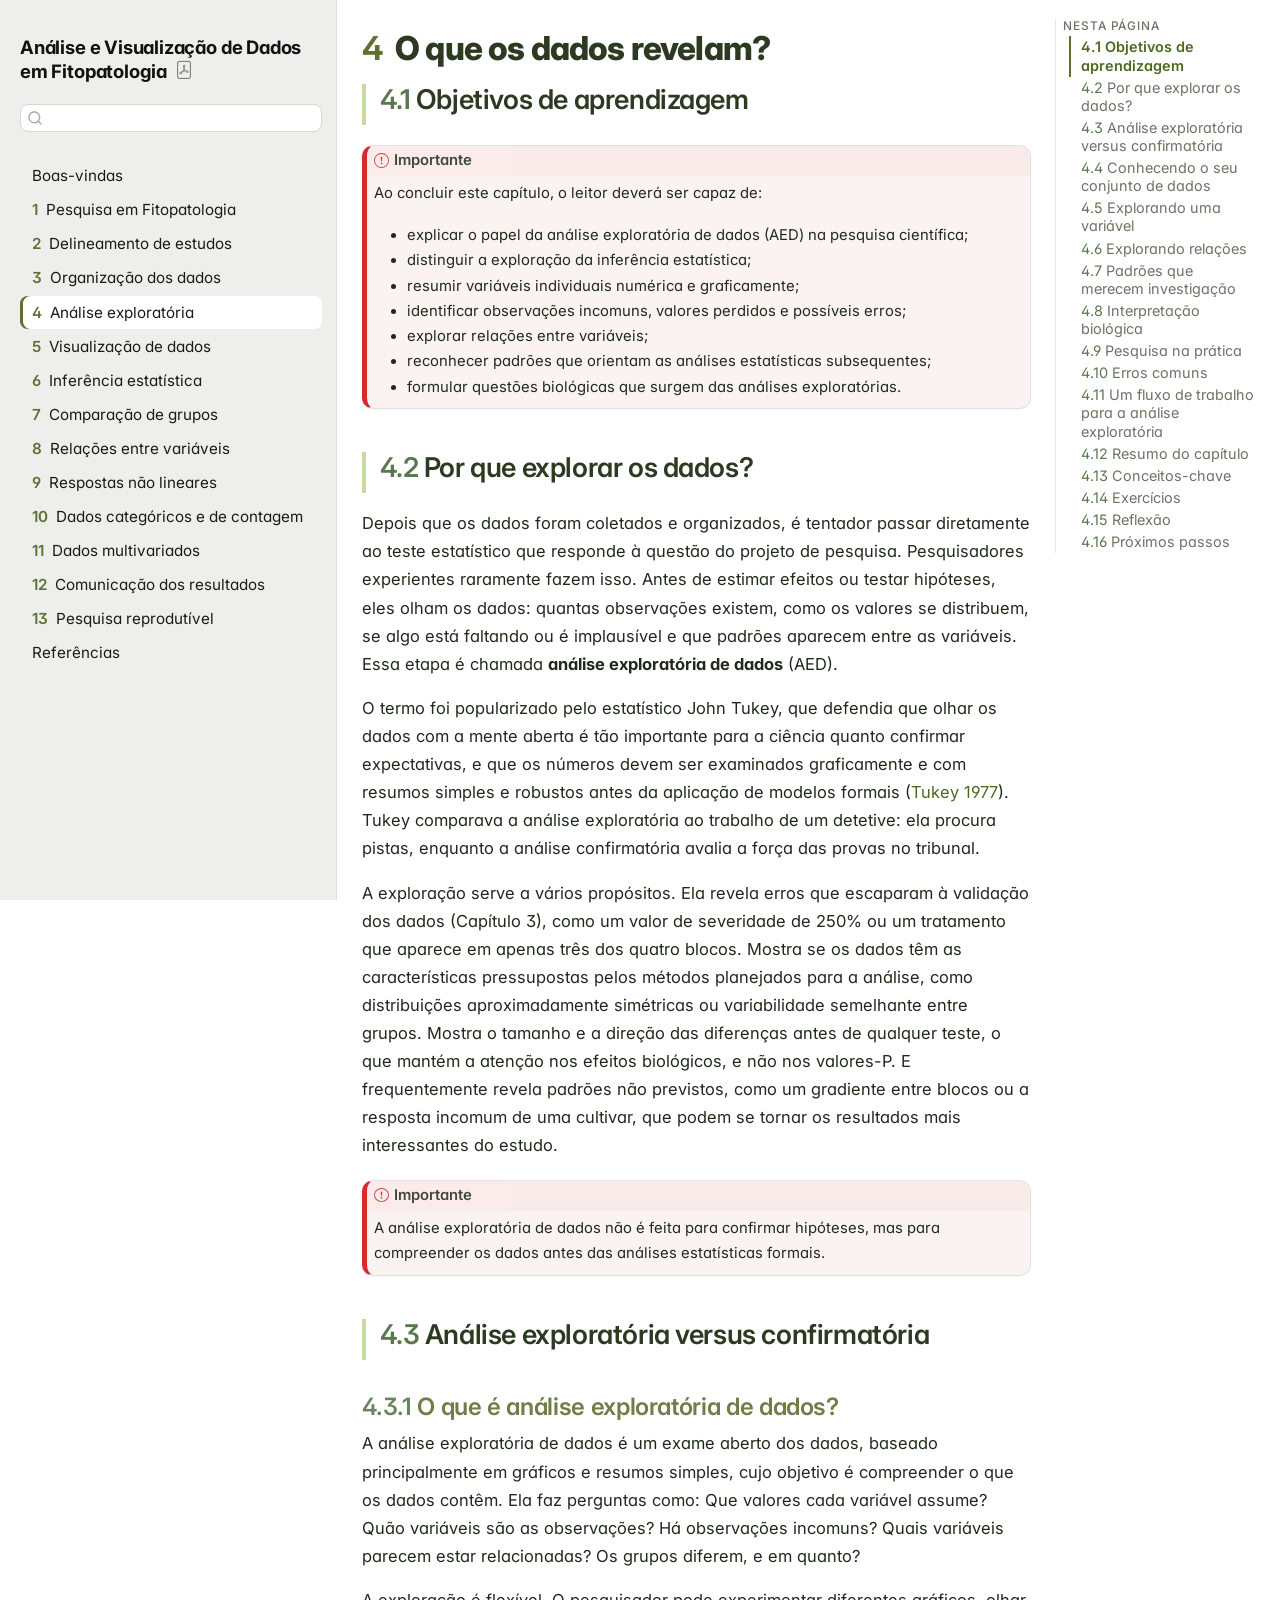
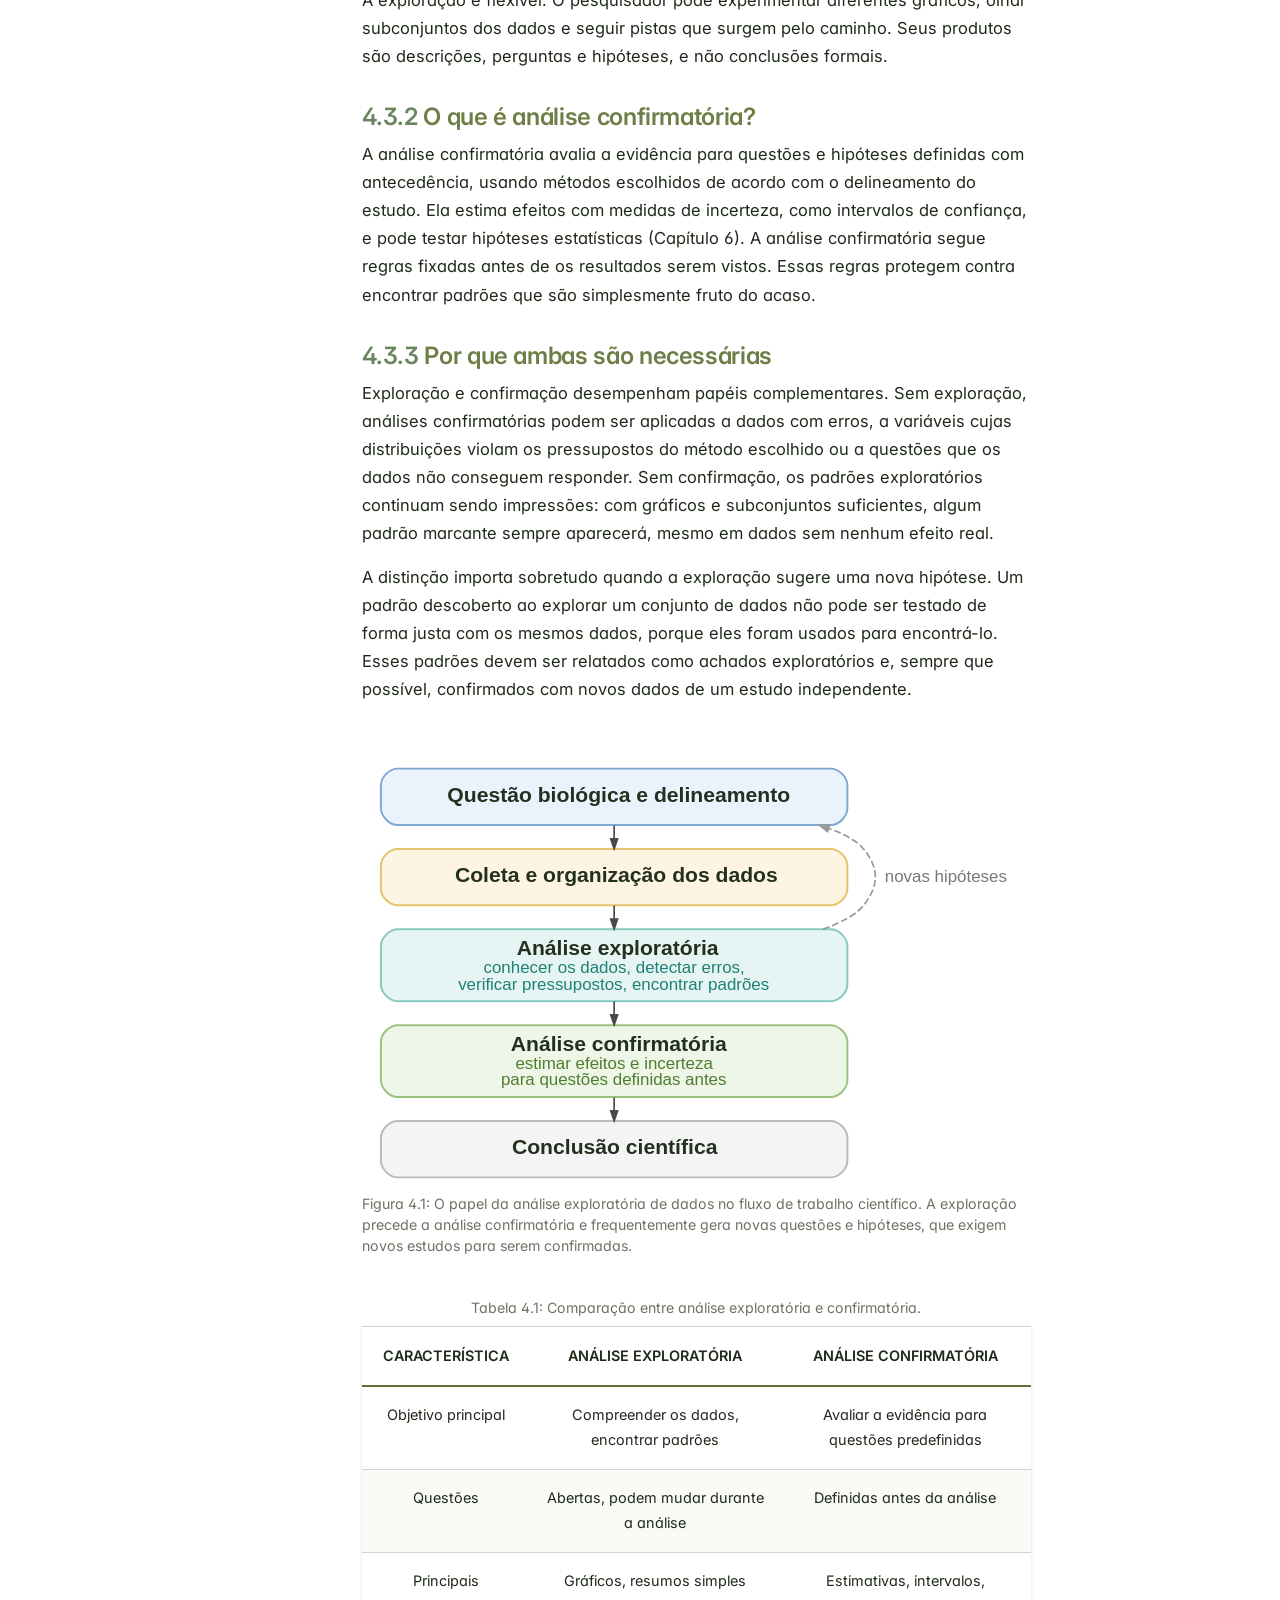
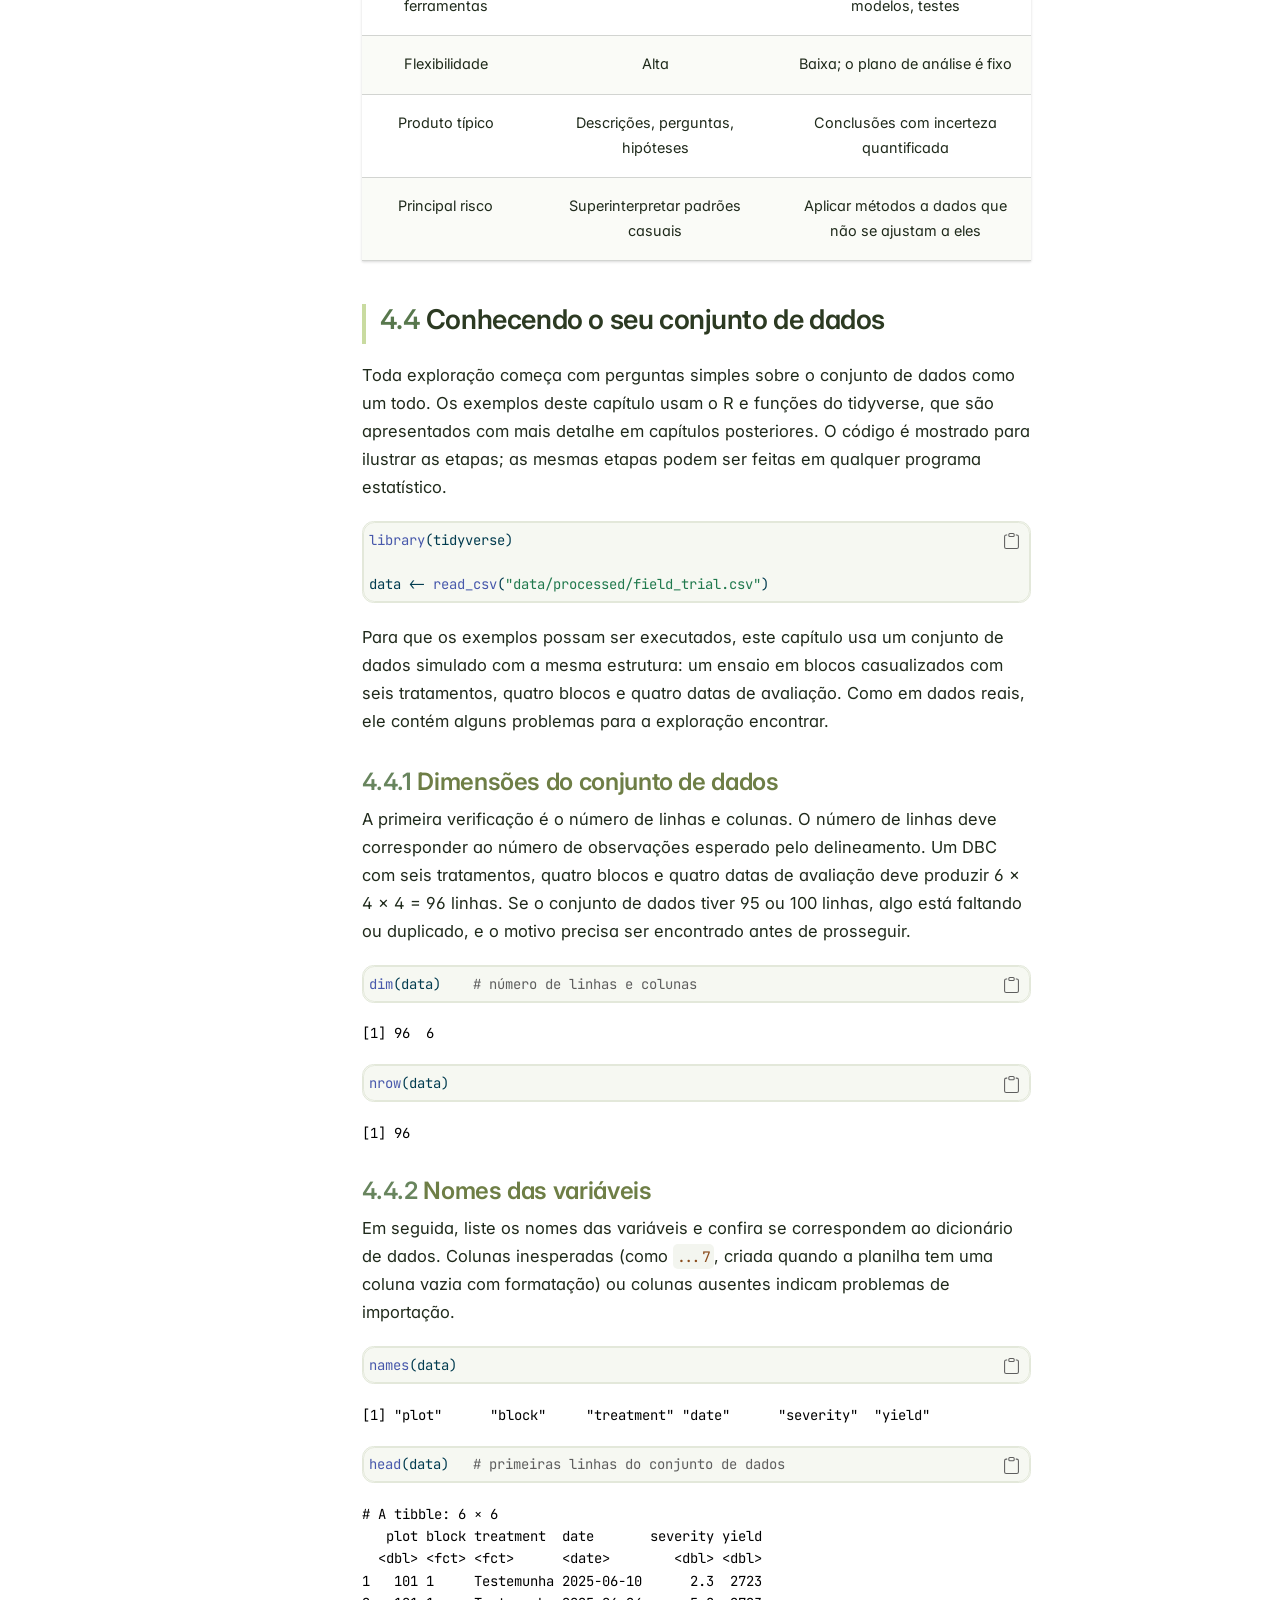
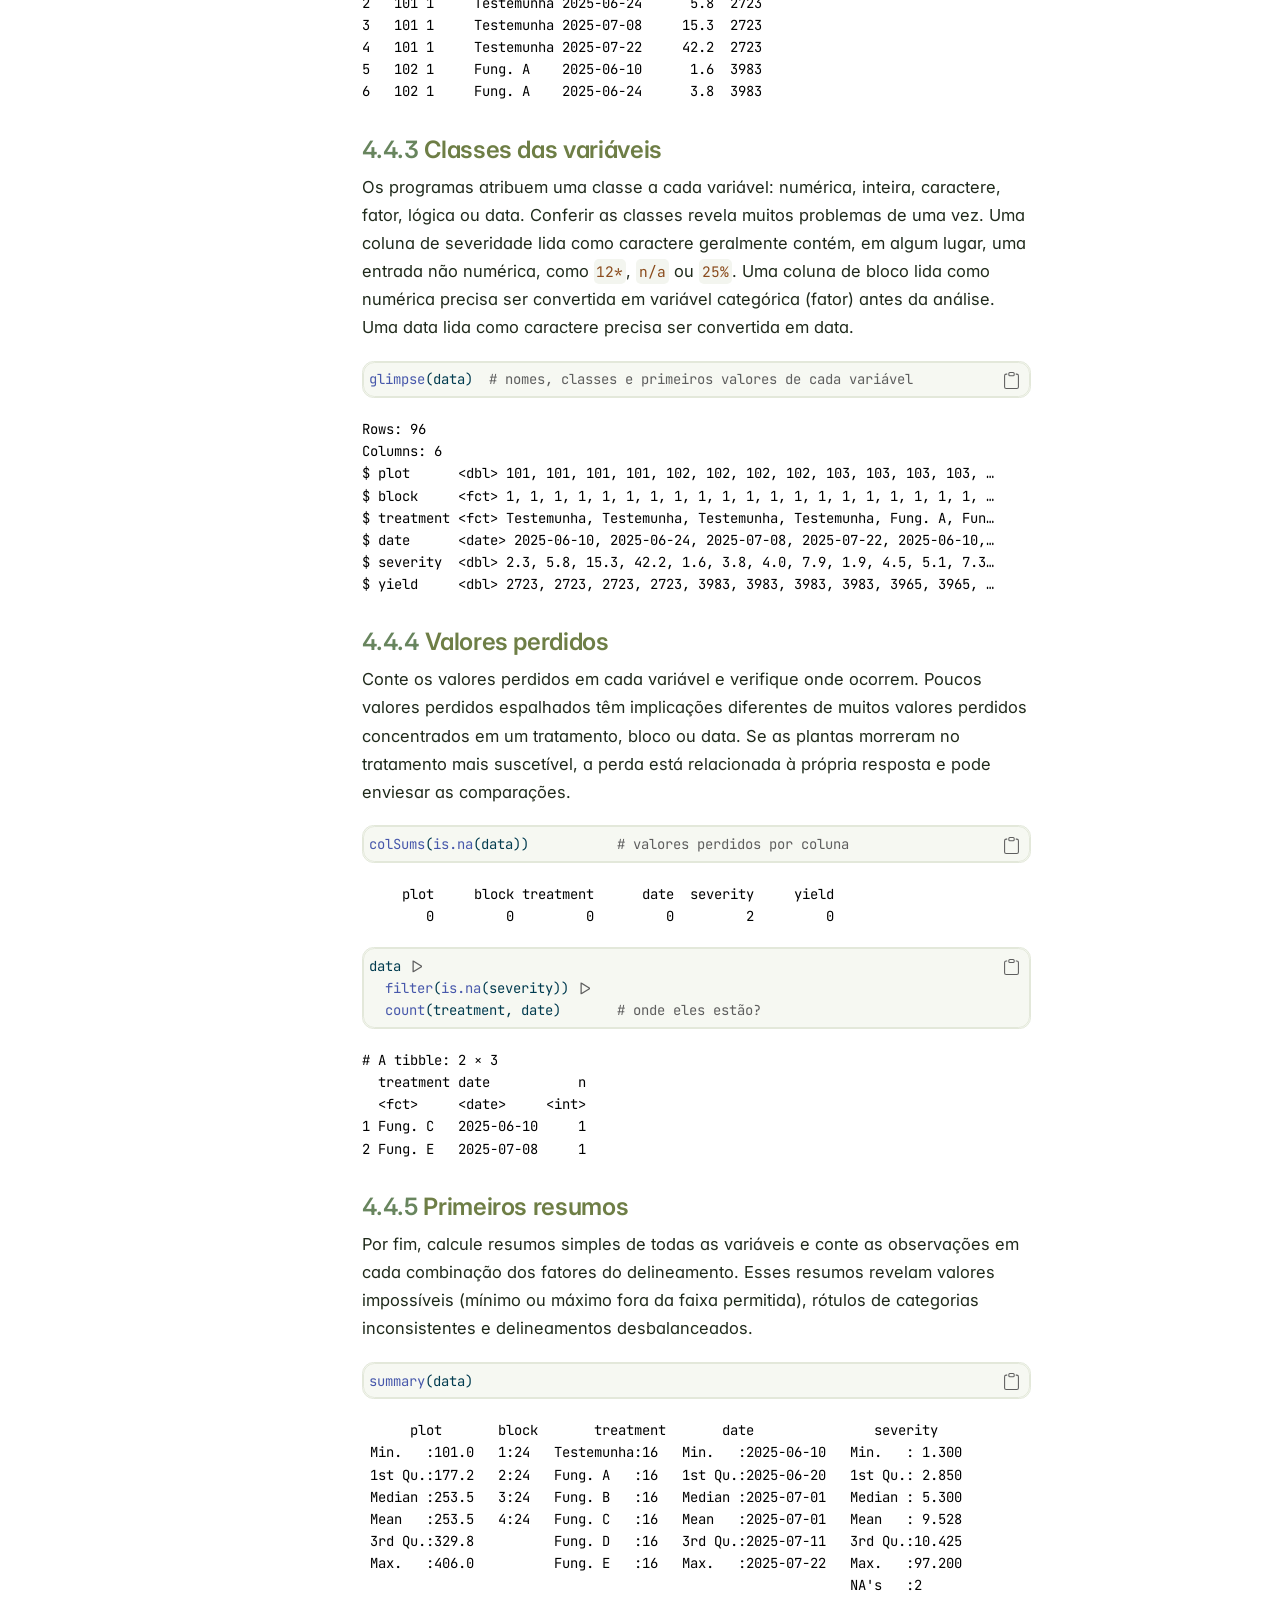
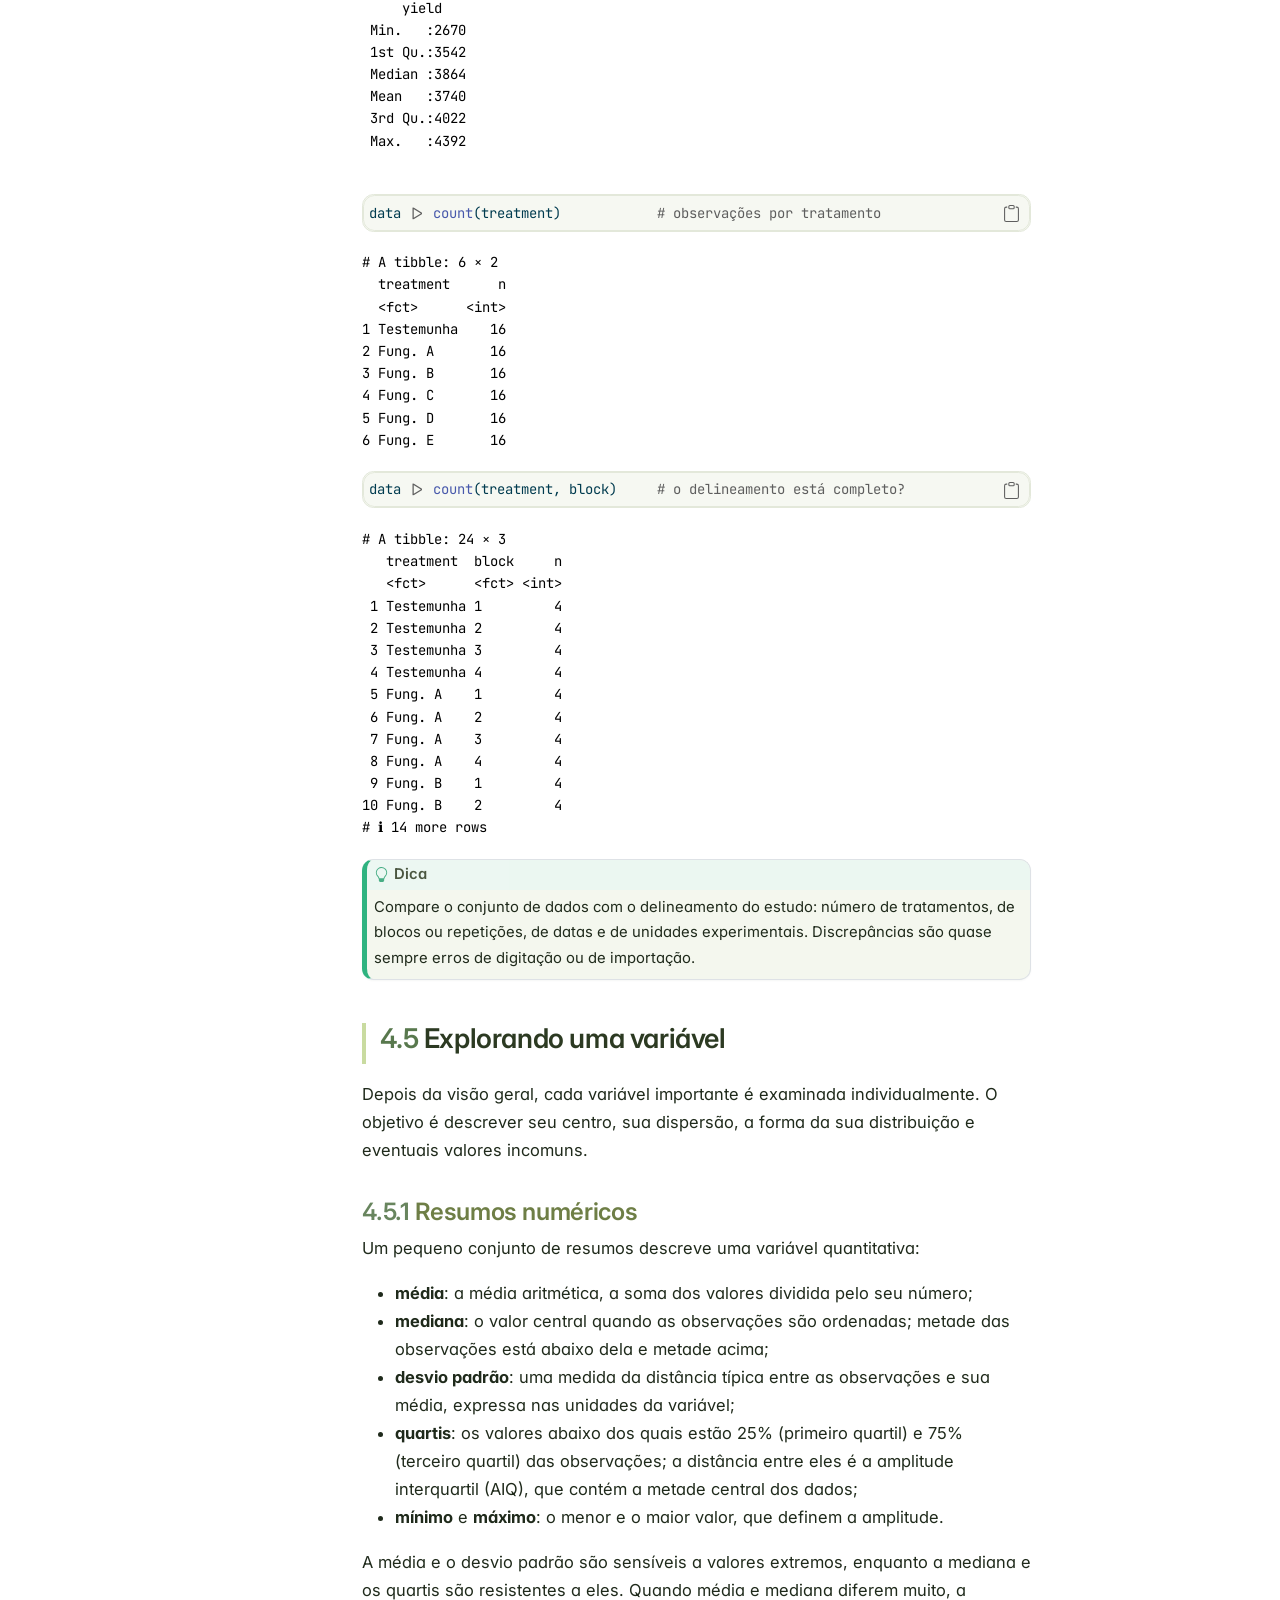
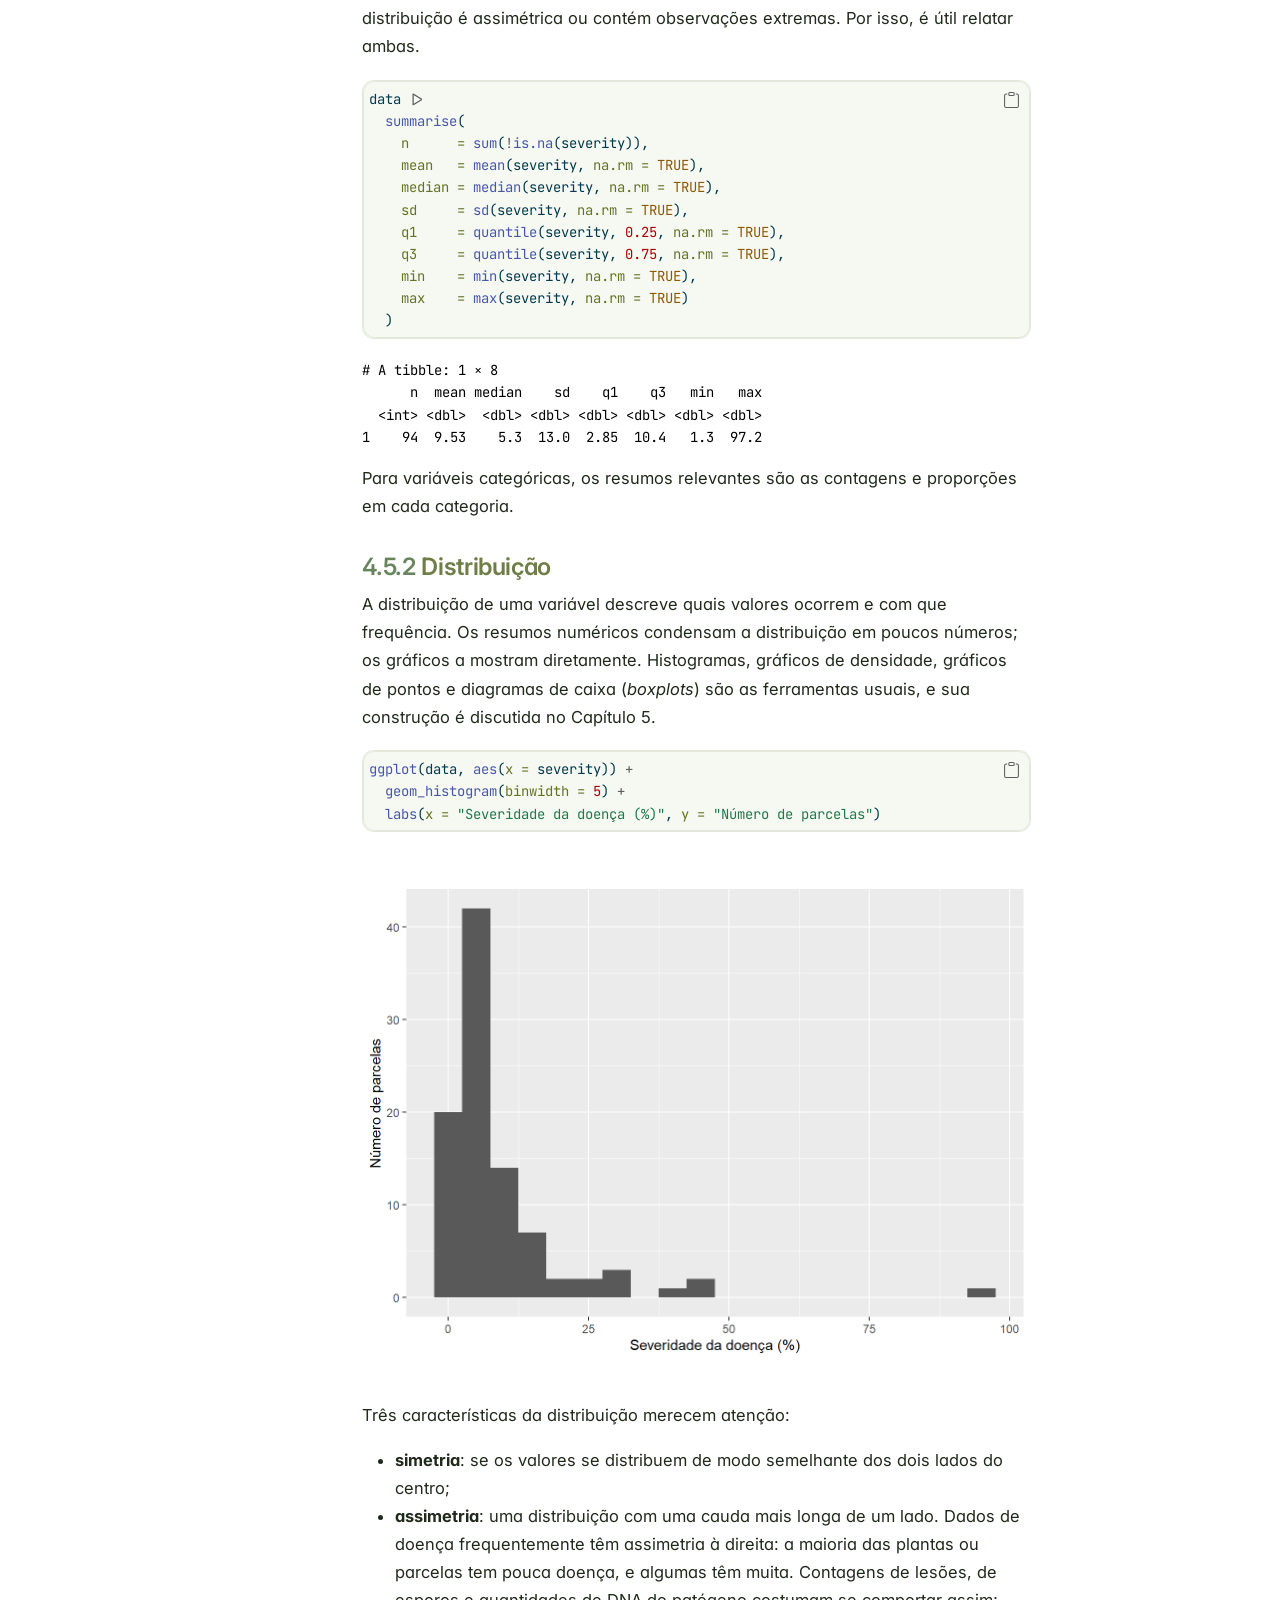
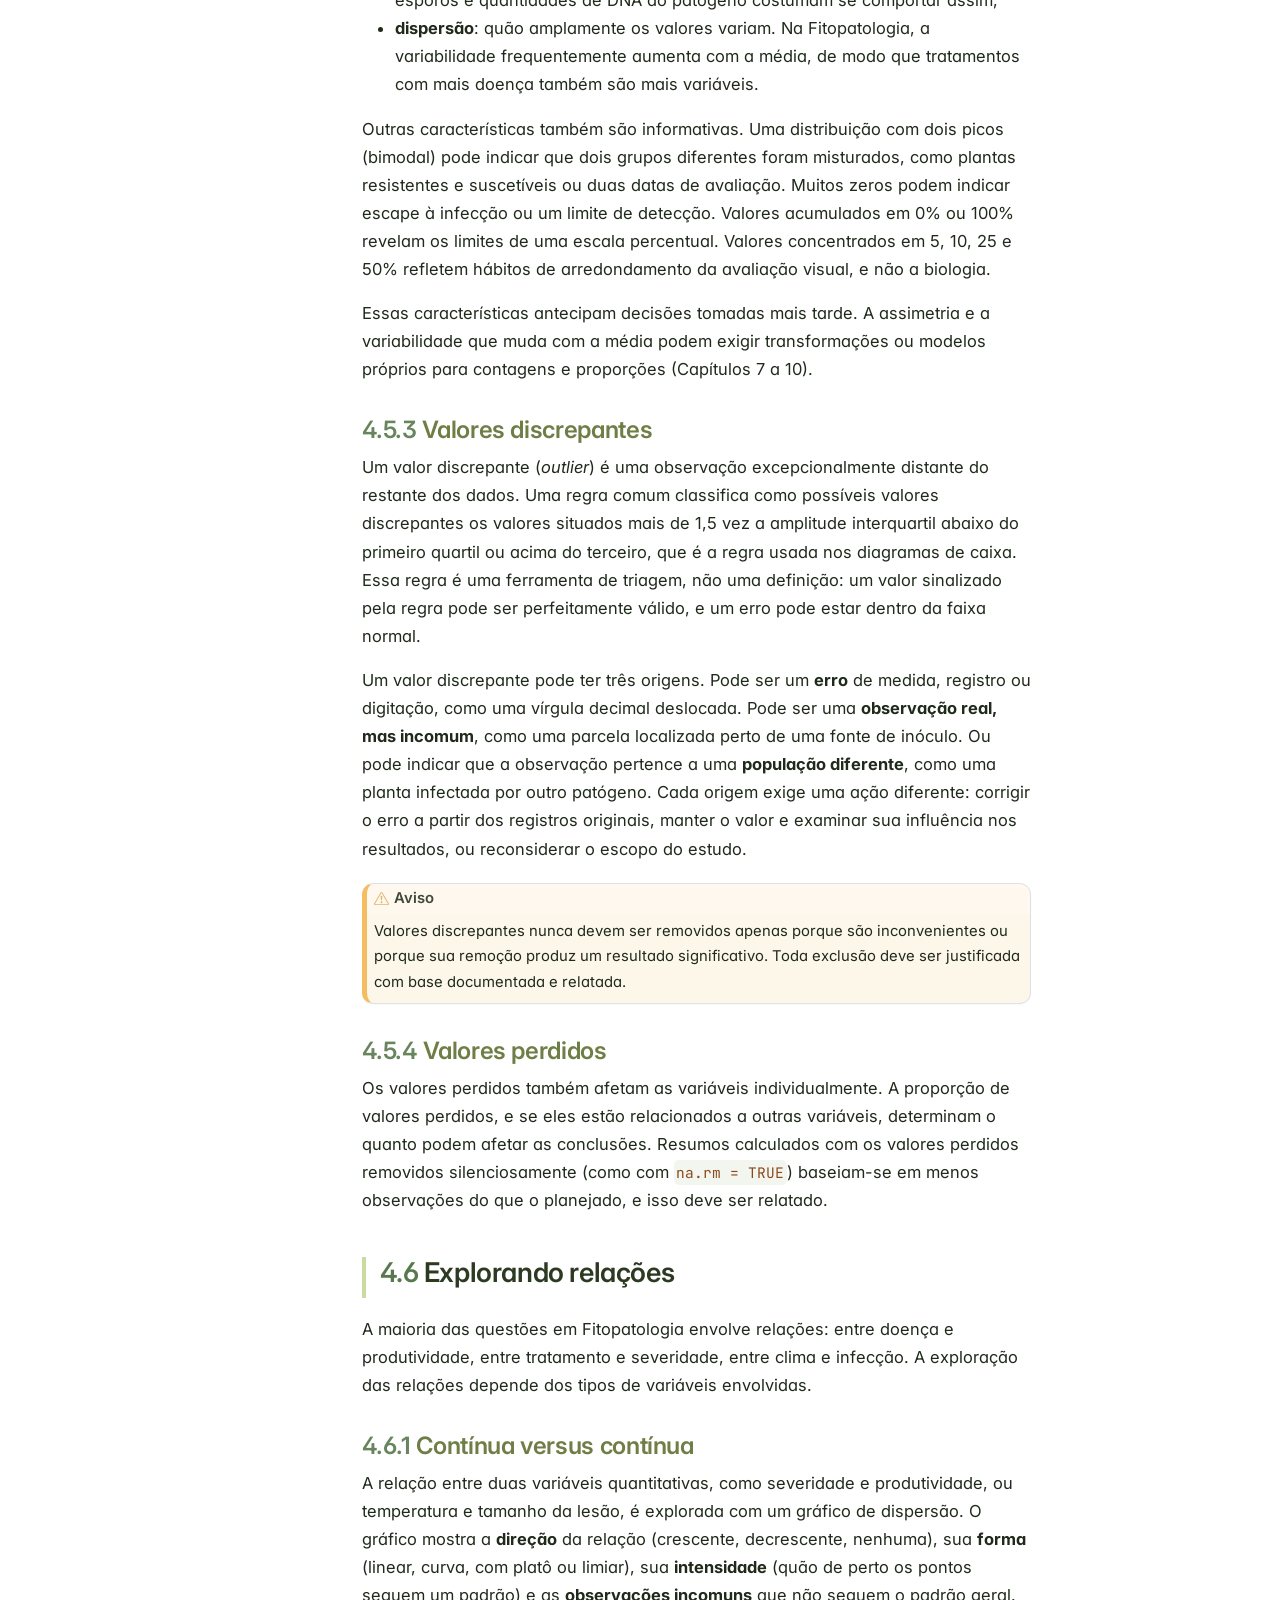
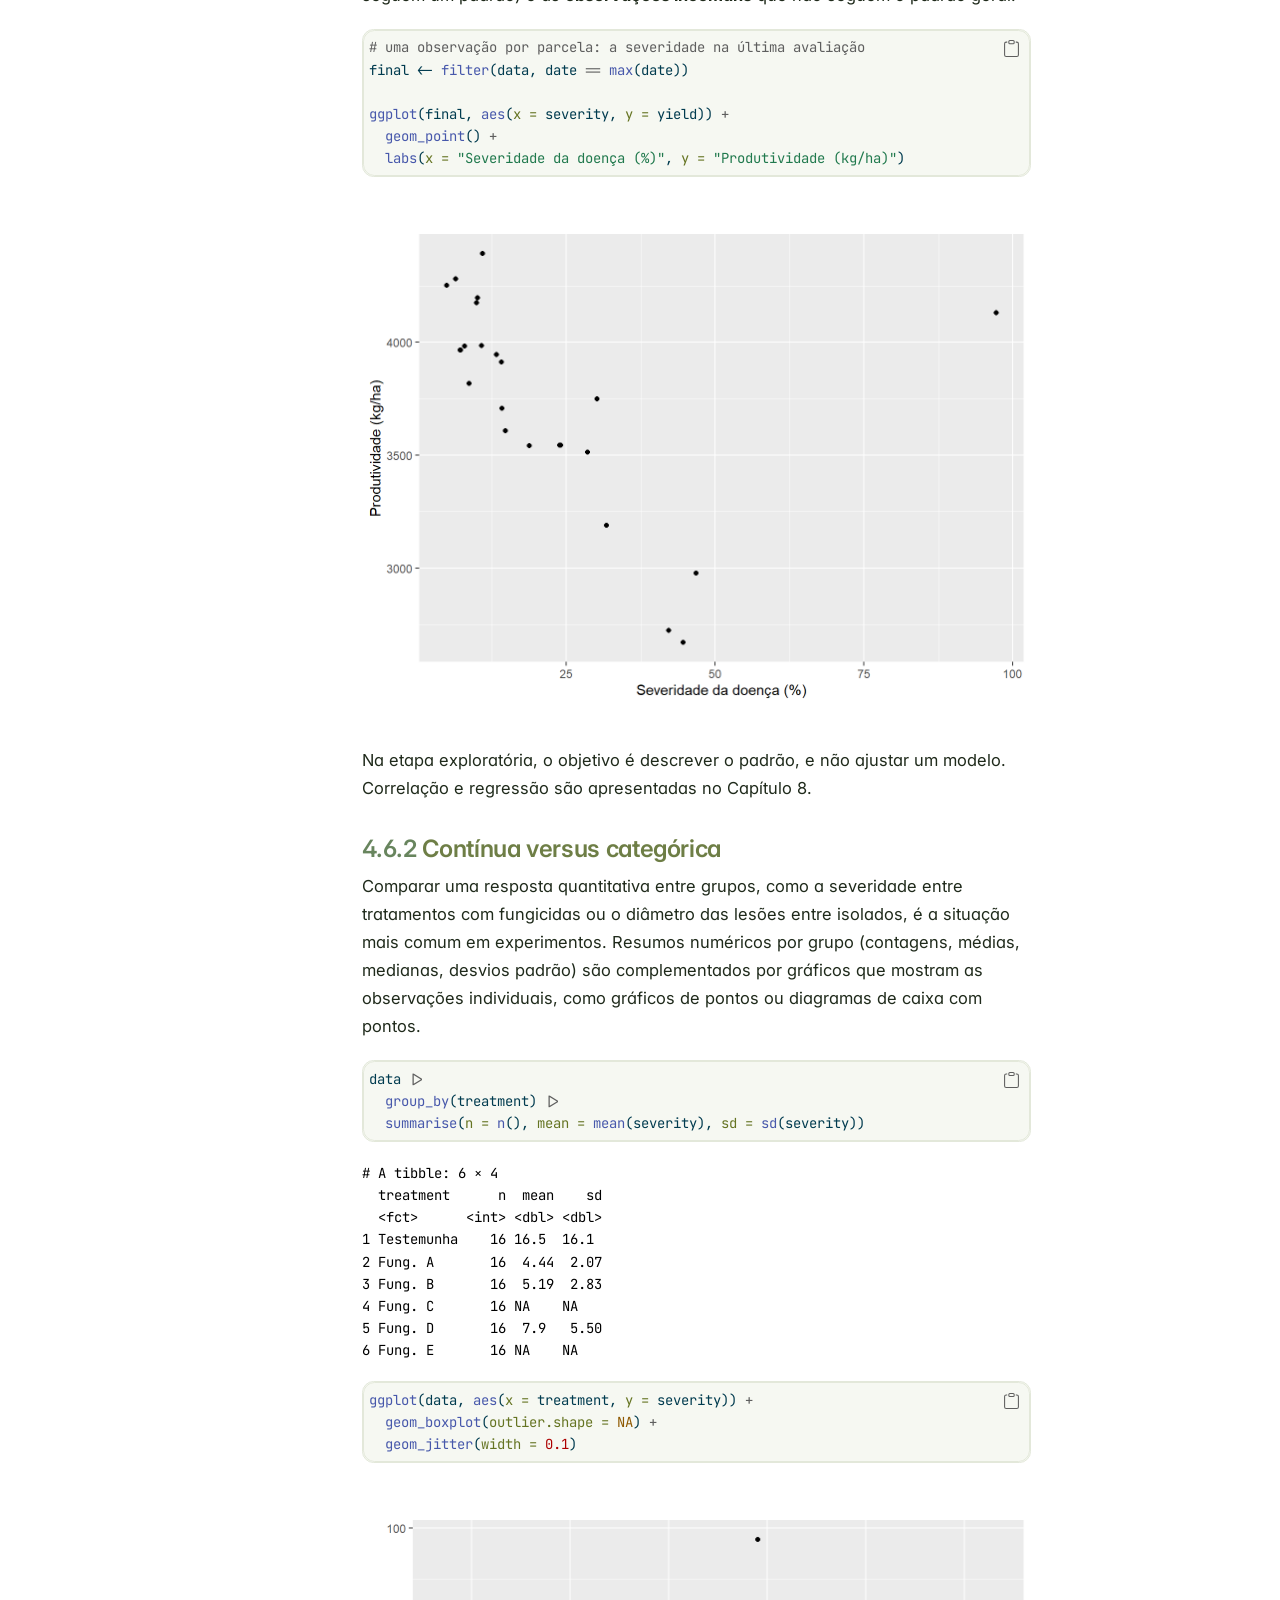
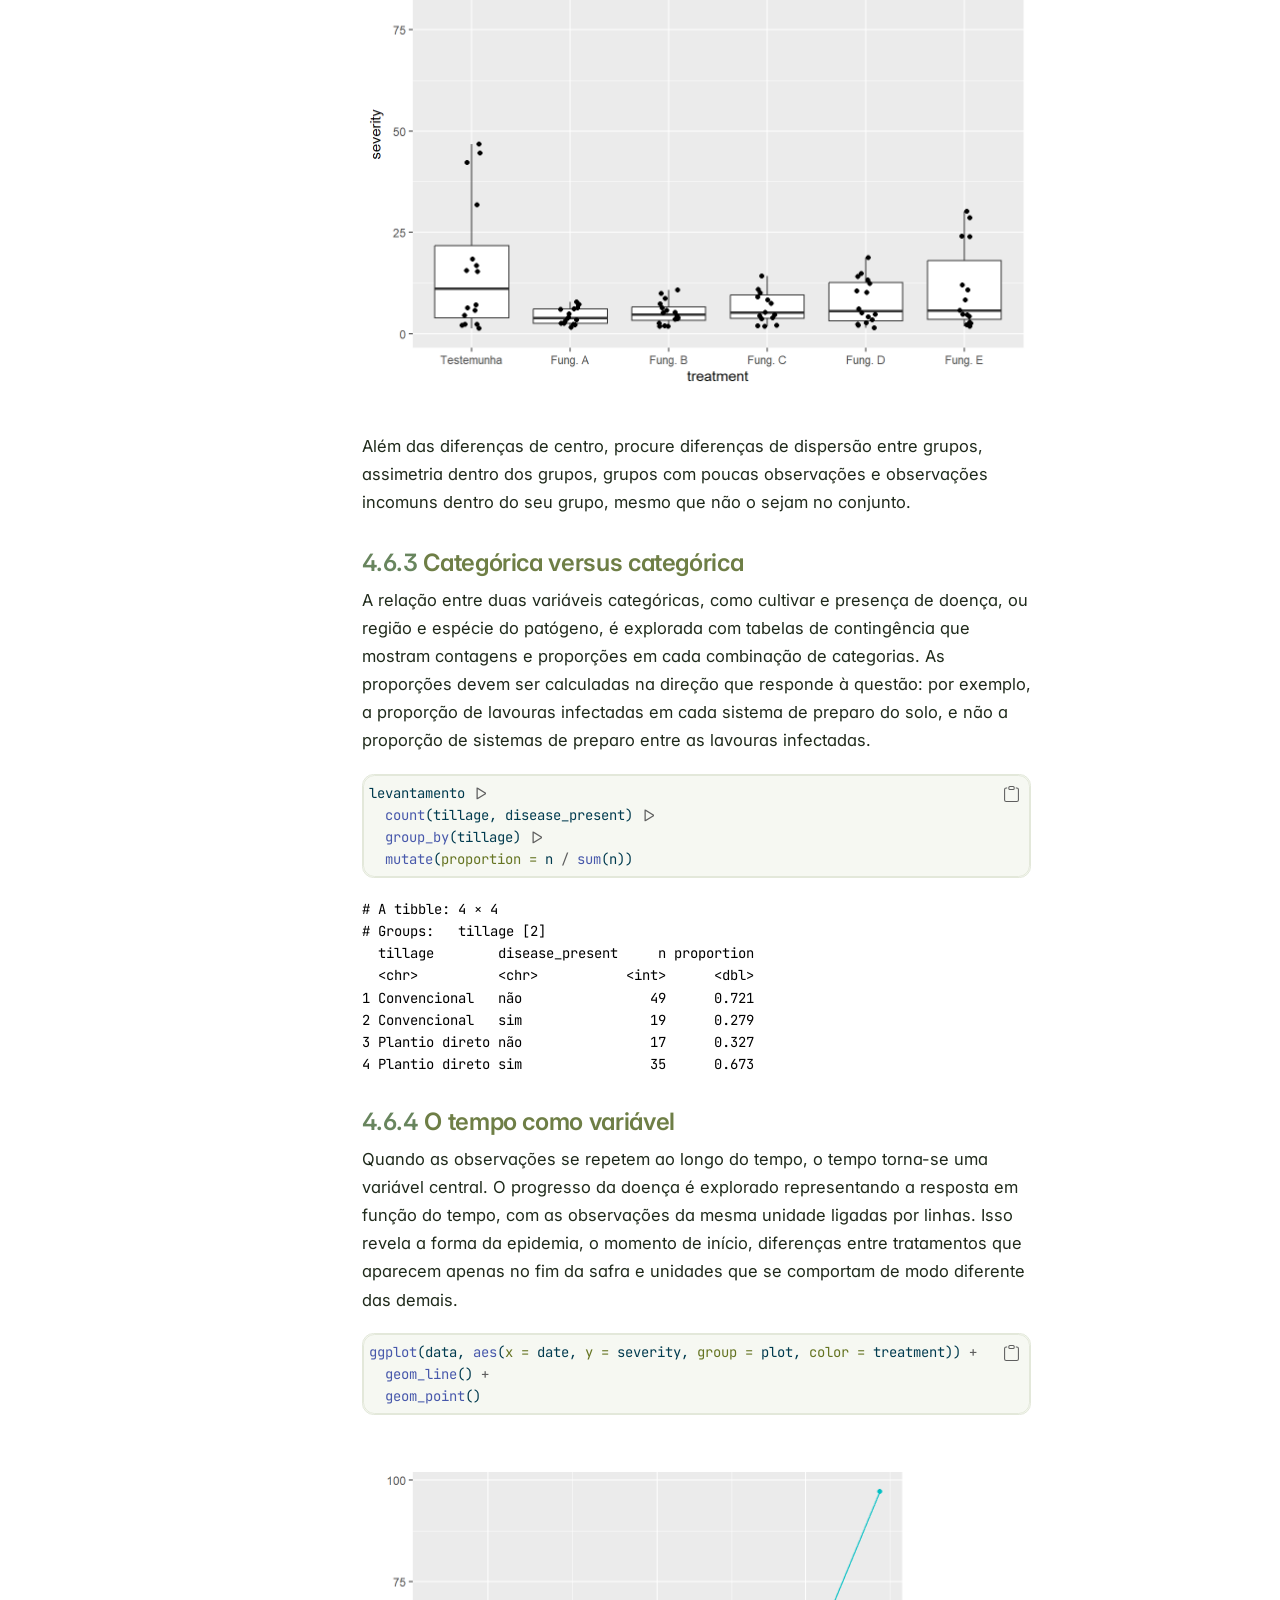
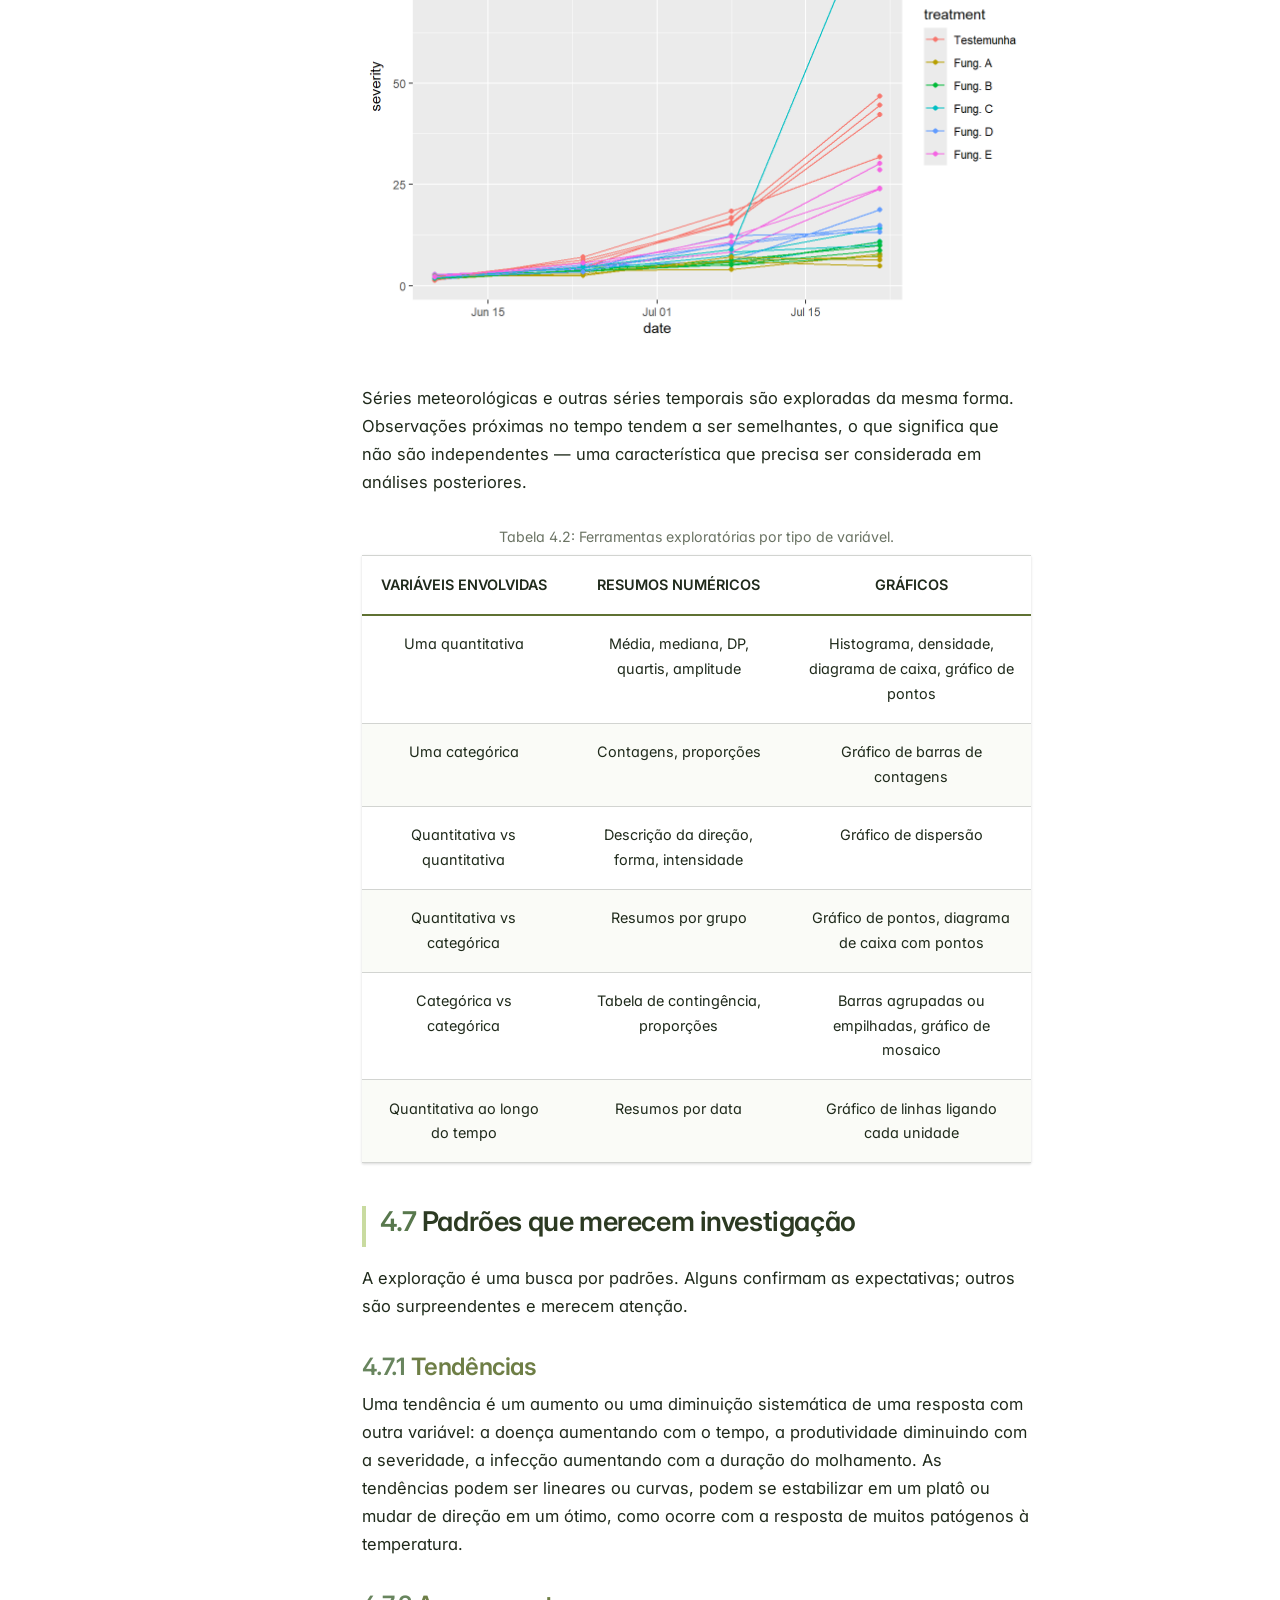
<file: docs/chapter4.html>
<!DOCTYPE html>
<html xmlns="http://www.w3.org/1999/xhtml" lang="pt-BR" xml:lang="pt-BR"><head>

<meta charset="utf-8">
<meta name="generator" content="quarto-1.9.38">

<meta name="viewport" content="width=device-width, initial-scale=1.0, user-scalable=yes">


<title>4&nbsp; O que os dados revelam? – Análise e Visualização de Dados em Fitopatologia</title>
<style>
/* Default styles provided by pandoc.
** See https://pandoc.org/MANUAL.html#variables-for-html for config info.
*/
code{white-space: pre-wrap;}
span.smallcaps{font-variant: small-caps;}
div.columns{display: flex; gap: min(4vw, 1.5em);}
div.column{flex: auto; overflow-x: auto;}
div.hanging-indent{margin-left: 1.5em; text-indent: -1.5em;}
ul.task-list{list-style: none;}
ul.task-list li input[type="checkbox"] {
  width: 0.8em;
  margin: 0 0.8em 0.2em -1em; /* quarto-specific, see https://github.com/quarto-dev/quarto-cli/issues/4556 */ 
  vertical-align: middle;
}
/* CSS for syntax highlighting */
html { -webkit-text-size-adjust: 100%; }
pre > code.sourceCode { white-space: pre; position: relative; }
pre > code.sourceCode > span { display: inline-block; line-height: 1.25; }
pre > code.sourceCode > span:empty { height: 1.2em; }
.sourceCode { overflow: visible; }
code.sourceCode > span { color: inherit; text-decoration: inherit; }
div.sourceCode { margin: 1em 0; }
pre.sourceCode { margin: 0; }
@media screen {
div.sourceCode { overflow: auto; }
}
@media print {
pre > code.sourceCode { white-space: pre-wrap; }
pre > code.sourceCode > span { text-indent: -5em; padding-left: 5em; }
}
pre.numberSource code
  { counter-reset: source-line 0; }
pre.numberSource code > span
  { position: relative; left: -4em; counter-increment: source-line; }
pre.numberSource code > span > a:first-child::before
  { content: counter(source-line);
    position: relative; left: -1em; text-align: right; vertical-align: baseline;
    border: none; display: inline-block;
    -webkit-touch-callout: none; -webkit-user-select: none;
    -khtml-user-select: none; -moz-user-select: none;
    -ms-user-select: none; user-select: none;
    padding: 0 4px; width: 4em;
  }
pre.numberSource { margin-left: 3em;  padding-left: 4px; }
div.sourceCode
  {   }
@media screen {
pre > code.sourceCode > span > a:first-child::before { text-decoration: underline; }
}
/* CSS for citations */
div.csl-bib-body { }
div.csl-entry {
  clear: both;
  margin-bottom: 0em;
}
.hanging-indent div.csl-entry {
  margin-left:2em;
  text-indent:-2em;
}
div.csl-left-margin {
  min-width:2em;
  float:left;
}
div.csl-right-inline {
  margin-left:2em;
  padding-left:1em;
}
div.csl-indent {
  margin-left: 2em;
}</style>


<script src="site_libs/quarto-nav/quarto-nav.js"></script>
<script src="site_libs/quarto-nav/headroom.min.js"></script>
<script src="site_libs/clipboard/clipboard.min.js"></script>
<script src="site_libs/quarto-search/autocomplete.umd.js"></script>
<script src="site_libs/quarto-search/fuse.min.js"></script>
<script src="site_libs/quarto-search/quarto-search.js"></script>
<meta name="quarto:offset" content="./">
<link href="./chapter5.html" rel="next">
<link href="./chapter3.html" rel="prev">
<script src="site_libs/quarto-html/quarto.js" type="module"></script>
<script src="site_libs/quarto-html/tabsets/tabsets.js" type="module"></script>
<script src="site_libs/quarto-html/popper.min.js"></script>
<script src="site_libs/quarto-html/tippy.umd.min.js"></script>
<script src="site_libs/quarto-html/anchor.min.js"></script>
<link href="site_libs/quarto-html/tippy.css" rel="stylesheet">
<link href="site_libs/quarto-html/quarto-syntax-highlighting-83f05a120baf2fc1bde2a4009a52b236.css" rel="stylesheet" id="quarto-text-highlighting-styles">
<script src="site_libs/bootstrap/bootstrap.min.js"></script>
<link href="site_libs/bootstrap/bootstrap-icons.css" rel="stylesheet">
<link href="site_libs/bootstrap/bootstrap-a80f51e399cada09c095df7ee7e40398.min.css" rel="stylesheet" append-hash="true" id="quarto-bootstrap" data-mode="light">
<script id="quarto-search-options" type="application/json">{
  "location": "sidebar",
  "copy-button": false,
  "collapse-after": 3,
  "panel-placement": "start",
  "type": "textbox",
  "limit": 50,
  "keyboard-shortcut": [
    "f",
    "/",
    "s"
  ],
  "show-item-context": false,
  "language": {
    "search-no-results-text": "Nenhum resultado",
    "search-matching-documents-text": "documentos correspondentes",
    "search-copy-link-title": "Copiar link para a busca",
    "search-hide-matches-text": "Esconder correspondências adicionais",
    "search-more-match-text": "mais correspondência neste documento",
    "search-more-matches-text": "mais correspondências neste documento",
    "search-clear-button-title": "Limpar",
    "search-text-placeholder": "",
    "search-detached-cancel-button-title": "Cancelar",
    "search-submit-button-title": "Enviar",
    "search-label": "Procurar"
  }
}</script>
<style>html{ scroll-behavior: smooth; }</style>
<script src="site_libs/htmlwidgets-1.6.4/htmlwidgets.js"></script>

<script src="site_libs/viz-1.8.2/viz.js"></script>

<link href="site_libs/DiagrammeR-styles-0.2/styles.css" rel="stylesheet">

<script src="site_libs/grViz-binding-1.0.12/grViz.js"></script>



</head>

<body class="nav-sidebar docked quarto-light">

<div id="quarto-search-results"></div>
  <header id="quarto-header" class="headroom fixed-top">
  <nav class="quarto-secondary-nav">
    <div class="container-fluid d-flex">
      <button type="button" class="quarto-btn-toggle btn" data-bs-toggle="collapse" role="button" data-bs-target=".quarto-sidebar-collapse-item" aria-controls="quarto-sidebar" aria-expanded="false" aria-label="Alternar barra lateral" onclick="if (window.quartoToggleHeadroom) { window.quartoToggleHeadroom(); }">
        <i class="bi bi-layout-text-sidebar-reverse"></i>
      </button>
        <nav class="quarto-page-breadcrumbs" aria-label="breadcrumb"><ol class="breadcrumb"><li class="breadcrumb-item"><a href="./chapter4.html"><span class="chapter-number">4</span>&nbsp; <span class="chapter-title">Análise exploratória</span></a></li></ol></nav>
        <a class="flex-grow-1" role="navigation" data-bs-toggle="collapse" data-bs-target=".quarto-sidebar-collapse-item" aria-controls="quarto-sidebar" aria-expanded="false" aria-label="Alternar barra lateral" onclick="if (window.quartoToggleHeadroom) { window.quartoToggleHeadroom(); }">      
        </a>
      <button type="button" class="btn quarto-search-button" aria-label="Procurar" onclick="window.quartoOpenSearch();">
        <i class="bi bi-search"></i>
      </button>
    </div>
  </nav>
</header>
<!-- content -->
<div id="quarto-content" class="quarto-container page-columns page-rows-contents page-layout-article">
<!-- sidebar -->
  <nav id="quarto-sidebar" class="sidebar collapse collapse-horizontal quarto-sidebar-collapse-item sidebar-navigation docked overflow-auto">
    <div class="pt-lg-2 mt-2 text-left sidebar-header">
    <div class="sidebar-title mb-0 py-0">
      <a href="./">Análise e Visualização de Dados em Fitopatologia</a> 
        <div class="sidebar-tools-main">
    <a href="./analise-dados-fitopatologia.pdf" title="Baixar PDF" class="quarto-navigation-tool px-1" aria-label="Baixar PDF"><i class="bi bi-file-pdf"></i></a>
</div>
    </div>
      </div>
        <div class="mt-2 flex-shrink-0 align-items-center">
        <div class="sidebar-search">
        <div id="quarto-search" class="" title="Procurar"></div>
        </div>
        </div>
    <div class="sidebar-menu-container"> 
    <ul class="list-unstyled mt-1">
        <li class="sidebar-item">
  <div class="sidebar-item-container"> 
  <a href="./index.html" class="sidebar-item-text sidebar-link">
 <span class="menu-text">Boas-vindas</span></a>
  </div>
</li>
        <li class="sidebar-item">
  <div class="sidebar-item-container"> 
  <a href="./chapter1.html" class="sidebar-item-text sidebar-link">
 <span class="menu-text"><span class="chapter-number">1</span>&nbsp; <span class="chapter-title">Pesquisa em Fitopatologia</span></span></a>
  </div>
</li>
        <li class="sidebar-item">
  <div class="sidebar-item-container"> 
  <a href="./chapter2.html" class="sidebar-item-text sidebar-link">
 <span class="menu-text"><span class="chapter-number">2</span>&nbsp; <span class="chapter-title">Delineamento de estudos</span></span></a>
  </div>
</li>
        <li class="sidebar-item">
  <div class="sidebar-item-container"> 
  <a href="./chapter3.html" class="sidebar-item-text sidebar-link">
 <span class="menu-text"><span class="chapter-number">3</span>&nbsp; <span class="chapter-title">Organização dos dados</span></span></a>
  </div>
</li>
        <li class="sidebar-item">
  <div class="sidebar-item-container"> 
  <a href="./chapter4.html" class="sidebar-item-text sidebar-link active">
 <span class="menu-text"><span class="chapter-number">4</span>&nbsp; <span class="chapter-title">Análise exploratória</span></span></a>
  </div>
</li>
        <li class="sidebar-item">
  <div class="sidebar-item-container"> 
  <a href="./chapter5.html" class="sidebar-item-text sidebar-link">
 <span class="menu-text"><span class="chapter-number">5</span>&nbsp; <span class="chapter-title">Visualização de dados</span></span></a>
  </div>
</li>
        <li class="sidebar-item">
  <div class="sidebar-item-container"> 
  <a href="./chapter6.html" class="sidebar-item-text sidebar-link">
 <span class="menu-text"><span class="chapter-number">6</span>&nbsp; <span class="chapter-title">Inferência estatística</span></span></a>
  </div>
</li>
        <li class="sidebar-item">
  <div class="sidebar-item-container"> 
  <a href="./chapter7.html" class="sidebar-item-text sidebar-link">
 <span class="menu-text"><span class="chapter-number">7</span>&nbsp; <span class="chapter-title">Comparação de grupos</span></span></a>
  </div>
</li>
        <li class="sidebar-item">
  <div class="sidebar-item-container"> 
  <a href="./chapter8.html" class="sidebar-item-text sidebar-link">
 <span class="menu-text"><span class="chapter-number">8</span>&nbsp; <span class="chapter-title">Relações entre variáveis</span></span></a>
  </div>
</li>
        <li class="sidebar-item">
  <div class="sidebar-item-container"> 
  <a href="./chapter9.html" class="sidebar-item-text sidebar-link">
 <span class="menu-text"><span class="chapter-number">9</span>&nbsp; <span class="chapter-title">Respostas não lineares</span></span></a>
  </div>
</li>
        <li class="sidebar-item">
  <div class="sidebar-item-container"> 
  <a href="./chapter10.html" class="sidebar-item-text sidebar-link">
 <span class="menu-text"><span class="chapter-number">10</span>&nbsp; <span class="chapter-title">Dados categóricos e de contagem</span></span></a>
  </div>
</li>
        <li class="sidebar-item">
  <div class="sidebar-item-container"> 
  <a href="./chapter11.html" class="sidebar-item-text sidebar-link">
 <span class="menu-text"><span class="chapter-number">11</span>&nbsp; <span class="chapter-title">Dados multivariados</span></span></a>
  </div>
</li>
        <li class="sidebar-item">
  <div class="sidebar-item-container"> 
  <a href="./chapter12.html" class="sidebar-item-text sidebar-link">
 <span class="menu-text"><span class="chapter-number">12</span>&nbsp; <span class="chapter-title">Comunicação dos resultados</span></span></a>
  </div>
</li>
        <li class="sidebar-item">
  <div class="sidebar-item-container"> 
  <a href="./chapter13.html" class="sidebar-item-text sidebar-link">
 <span class="menu-text"><span class="chapter-number">13</span>&nbsp; <span class="chapter-title">Pesquisa reprodutível</span></span></a>
  </div>
</li>
        <li class="sidebar-item">
  <div class="sidebar-item-container"> 
  <a href="./references.html" class="sidebar-item-text sidebar-link">
 <span class="menu-text">Referências</span></a>
  </div>
</li>
    </ul>
    </div>
</nav>
<div id="quarto-sidebar-glass" class="quarto-sidebar-collapse-item" data-bs-toggle="collapse" data-bs-target=".quarto-sidebar-collapse-item"></div>
<!-- margin-sidebar -->
    <div id="quarto-margin-sidebar" class="sidebar margin-sidebar">
        <nav id="TOC" role="doc-toc" class="toc-active">
    <h2 id="toc-title">Nesta página</h2>
   
  <ul>
  <li><a href="#objetivos-de-aprendizagem" id="toc-objetivos-de-aprendizagem" class="nav-link active" data-scroll-target="#objetivos-de-aprendizagem"><span class="header-section-number">4.1</span> Objetivos de aprendizagem</a></li>
  <li><a href="#por-que-explorar-os-dados" id="toc-por-que-explorar-os-dados" class="nav-link" data-scroll-target="#por-que-explorar-os-dados"><span class="header-section-number">4.2</span> Por que explorar os dados?</a></li>
  <li><a href="#análise-exploratória-versus-confirmatória" id="toc-análise-exploratória-versus-confirmatória" class="nav-link" data-scroll-target="#análise-exploratória-versus-confirmatória"><span class="header-section-number">4.3</span> Análise exploratória versus confirmatória</a>
  <ul class="collapse">
  <li><a href="#o-que-é-análise-exploratória-de-dados" id="toc-o-que-é-análise-exploratória-de-dados" class="nav-link" data-scroll-target="#o-que-é-análise-exploratória-de-dados"><span class="header-section-number">4.3.1</span> O que é análise exploratória de dados?</a></li>
  <li><a href="#o-que-é-análise-confirmatória" id="toc-o-que-é-análise-confirmatória" class="nav-link" data-scroll-target="#o-que-é-análise-confirmatória"><span class="header-section-number">4.3.2</span> O que é análise confirmatória?</a></li>
  <li><a href="#por-que-ambas-são-necessárias" id="toc-por-que-ambas-são-necessárias" class="nav-link" data-scroll-target="#por-que-ambas-são-necessárias"><span class="header-section-number">4.3.3</span> Por que ambas são necessárias</a></li>
  </ul></li>
  <li><a href="#conhecendo-o-seu-conjunto-de-dados" id="toc-conhecendo-o-seu-conjunto-de-dados" class="nav-link" data-scroll-target="#conhecendo-o-seu-conjunto-de-dados"><span class="header-section-number">4.4</span> Conhecendo o seu conjunto de dados</a>
  <ul class="collapse">
  <li><a href="#dimensões-do-conjunto-de-dados" id="toc-dimensões-do-conjunto-de-dados" class="nav-link" data-scroll-target="#dimensões-do-conjunto-de-dados"><span class="header-section-number">4.4.1</span> Dimensões do conjunto de dados</a></li>
  <li><a href="#nomes-das-variáveis" id="toc-nomes-das-variáveis" class="nav-link" data-scroll-target="#nomes-das-variáveis"><span class="header-section-number">4.4.2</span> Nomes das variáveis</a></li>
  <li><a href="#classes-das-variáveis" id="toc-classes-das-variáveis" class="nav-link" data-scroll-target="#classes-das-variáveis"><span class="header-section-number">4.4.3</span> Classes das variáveis</a></li>
  <li><a href="#valores-perdidos" id="toc-valores-perdidos" class="nav-link" data-scroll-target="#valores-perdidos"><span class="header-section-number">4.4.4</span> Valores perdidos</a></li>
  <li><a href="#primeiros-resumos" id="toc-primeiros-resumos" class="nav-link" data-scroll-target="#primeiros-resumos"><span class="header-section-number">4.4.5</span> Primeiros resumos</a></li>
  </ul></li>
  <li><a href="#explorando-uma-variável" id="toc-explorando-uma-variável" class="nav-link" data-scroll-target="#explorando-uma-variável"><span class="header-section-number">4.5</span> Explorando uma variável</a>
  <ul class="collapse">
  <li><a href="#resumos-numéricos" id="toc-resumos-numéricos" class="nav-link" data-scroll-target="#resumos-numéricos"><span class="header-section-number">4.5.1</span> Resumos numéricos</a></li>
  <li><a href="#distribuição" id="toc-distribuição" class="nav-link" data-scroll-target="#distribuição"><span class="header-section-number">4.5.2</span> Distribuição</a></li>
  <li><a href="#valores-discrepantes" id="toc-valores-discrepantes" class="nav-link" data-scroll-target="#valores-discrepantes"><span class="header-section-number">4.5.3</span> Valores discrepantes</a></li>
  <li><a href="#valores-perdidos-1" id="toc-valores-perdidos-1" class="nav-link" data-scroll-target="#valores-perdidos-1"><span class="header-section-number">4.5.4</span> Valores perdidos</a></li>
  </ul></li>
  <li><a href="#explorando-relações" id="toc-explorando-relações" class="nav-link" data-scroll-target="#explorando-relações"><span class="header-section-number">4.6</span> Explorando relações</a>
  <ul class="collapse">
  <li><a href="#contínua-versus-contínua" id="toc-contínua-versus-contínua" class="nav-link" data-scroll-target="#contínua-versus-contínua"><span class="header-section-number">4.6.1</span> Contínua versus contínua</a></li>
  <li><a href="#contínua-versus-categórica" id="toc-contínua-versus-categórica" class="nav-link" data-scroll-target="#contínua-versus-categórica"><span class="header-section-number">4.6.2</span> Contínua versus categórica</a></li>
  <li><a href="#categórica-versus-categórica" id="toc-categórica-versus-categórica" class="nav-link" data-scroll-target="#categórica-versus-categórica"><span class="header-section-number">4.6.3</span> Categórica versus categórica</a></li>
  <li><a href="#o-tempo-como-variável" id="toc-o-tempo-como-variável" class="nav-link" data-scroll-target="#o-tempo-como-variável"><span class="header-section-number">4.6.4</span> O tempo como variável</a></li>
  </ul></li>
  <li><a href="#padrões-que-merecem-investigação" id="toc-padrões-que-merecem-investigação" class="nav-link" data-scroll-target="#padrões-que-merecem-investigação"><span class="header-section-number">4.7</span> Padrões que merecem investigação</a>
  <ul class="collapse">
  <li><a href="#tendências" id="toc-tendências" class="nav-link" data-scroll-target="#tendências"><span class="header-section-number">4.7.1</span> Tendências</a></li>
  <li><a href="#agrupamentos" id="toc-agrupamentos" class="nav-link" data-scroll-target="#agrupamentos"><span class="header-section-number">4.7.2</span> Agrupamentos</a></li>
  <li><a href="#gradientes" id="toc-gradientes" class="nav-link" data-scroll-target="#gradientes"><span class="header-section-number">4.7.3</span> Gradientes</a></li>
  <li><a href="#interações" id="toc-interações" class="nav-link" data-scroll-target="#interações"><span class="header-section-number">4.7.4</span> Interações</a></li>
  <li><a href="#valores-discrepantes-1" id="toc-valores-discrepantes-1" class="nav-link" data-scroll-target="#valores-discrepantes-1"><span class="header-section-number">4.7.5</span> Valores discrepantes</a></li>
  <li><a href="#erros-de-digitação" id="toc-erros-de-digitação" class="nav-link" data-scroll-target="#erros-de-digitação"><span class="header-section-number">4.7.6</span> Erros de digitação</a></li>
  <li><a href="#observações-inesperadas" id="toc-observações-inesperadas" class="nav-link" data-scroll-target="#observações-inesperadas"><span class="header-section-number">4.7.7</span> Observações inesperadas</a></li>
  </ul></li>
  <li><a href="#interpretação-biológica" id="toc-interpretação-biológica" class="nav-link" data-scroll-target="#interpretação-biológica"><span class="header-section-number">4.8</span> Interpretação biológica</a>
  <ul class="collapse">
  <li><a href="#padrões-estatísticos-versus-significado-biológico" id="toc-padrões-estatísticos-versus-significado-biológico" class="nav-link" data-scroll-target="#padrões-estatísticos-versus-significado-biológico"><span class="header-section-number">4.8.1</span> Padrões estatísticos versus significado biológico</a></li>
  <li><a href="#fazendo-novas-perguntas" id="toc-fazendo-novas-perguntas" class="nav-link" data-scroll-target="#fazendo-novas-perguntas"><span class="header-section-number">4.8.2</span> Fazendo novas perguntas</a></li>
  <li><a href="#gerando-hipóteses" id="toc-gerando-hipóteses" class="nav-link" data-scroll-target="#gerando-hipóteses"><span class="header-section-number">4.8.3</span> Gerando hipóteses</a></li>
  </ul></li>
  <li><a href="#pesquisa-na-prática" id="toc-pesquisa-na-prática" class="nav-link" data-scroll-target="#pesquisa-na-prática"><span class="header-section-number">4.9</span> Pesquisa na prática</a></li>
  <li><a href="#erros-comuns" id="toc-erros-comuns" class="nav-link" data-scroll-target="#erros-comuns"><span class="header-section-number">4.10</span> Erros comuns</a>
  <ul class="collapse">
  <li><a href="#ignorar-os-valores-perdidos" id="toc-ignorar-os-valores-perdidos" class="nav-link" data-scroll-target="#ignorar-os-valores-perdidos"><span class="header-section-number">4.10.1</span> Ignorar os valores perdidos</a></li>
  <li><a href="#ignorar-os-valores-discrepantes" id="toc-ignorar-os-valores-discrepantes" class="nav-link" data-scroll-target="#ignorar-os-valores-discrepantes"><span class="header-section-number">4.10.2</span> Ignorar os valores discrepantes</a></li>
  <li><a href="#tratar-erros-como-biologia" id="toc-tratar-erros-como-biologia" class="nav-link" data-scroll-target="#tratar-erros-como-biologia"><span class="header-section-number">4.10.3</span> Tratar erros como biologia</a></li>
  <li><a href="#ir-direto-aos-testes-de-hipóteses" id="toc-ir-direto-aos-testes-de-hipóteses" class="nav-link" data-scroll-target="#ir-direto-aos-testes-de-hipóteses"><span class="header-section-number">4.10.4</span> Ir direto aos testes de hipóteses</a></li>
  <li><a href="#olhar-apenas-os-valores-p" id="toc-olhar-apenas-os-valores-p" class="nav-link" data-scroll-target="#olhar-apenas-os-valores-p"><span class="header-section-number">4.10.5</span> Olhar apenas os valores-P</a></li>
  </ul></li>
  <li><a href="#um-fluxo-de-trabalho-para-a-análise-exploratória" id="toc-um-fluxo-de-trabalho-para-a-análise-exploratória" class="nav-link" data-scroll-target="#um-fluxo-de-trabalho-para-a-análise-exploratória"><span class="header-section-number">4.11</span> Um fluxo de trabalho para a análise exploratória</a></li>
  <li><a href="#resumo-do-capítulo" id="toc-resumo-do-capítulo" class="nav-link" data-scroll-target="#resumo-do-capítulo"><span class="header-section-number">4.12</span> Resumo do capítulo</a></li>
  <li><a href="#conceitos-chave" id="toc-conceitos-chave" class="nav-link" data-scroll-target="#conceitos-chave"><span class="header-section-number">4.13</span> Conceitos-chave</a></li>
  <li><a href="#exercícios" id="toc-exercícios" class="nav-link" data-scroll-target="#exercícios"><span class="header-section-number">4.14</span> Exercícios</a>
  <ul class="collapse">
  <li><a href="#exercício-1.-conhecendo-um-conjunto-de-dados" id="toc-exercício-1.-conhecendo-um-conjunto-de-dados" class="nav-link" data-scroll-target="#exercício-1.-conhecendo-um-conjunto-de-dados"><span class="header-section-number">4.14.1</span> Exercício 1. Conhecendo um conjunto de dados</a></li>
  <li><a href="#exercício-2.-da-exploração-às-perguntas" id="toc-exercício-2.-da-exploração-às-perguntas" class="nav-link" data-scroll-target="#exercício-2.-da-exploração-às-perguntas"><span class="header-section-number">4.14.2</span> Exercício 2. Da exploração às perguntas</a></li>
  <li><a href="#exercício-3.-detectando-erros-de-digitação" id="toc-exercício-3.-detectando-erros-de-digitação" class="nav-link" data-scroll-target="#exercício-3.-detectando-erros-de-digitação"><span class="header-section-number">4.14.3</span> Exercício 3. Detectando erros de digitação</a></li>
  <li><a href="#exercício-4.-comparando-a-variabilidade" id="toc-exercício-4.-comparando-a-variabilidade" class="nav-link" data-scroll-target="#exercício-4.-comparando-a-variabilidade"><span class="header-section-number">4.14.4</span> Exercício 4. Comparando a variabilidade</a></li>
  <li><a href="#exercício-5.-interpretando-uma-figura-exploratória" id="toc-exercício-5.-interpretando-uma-figura-exploratória" class="nav-link" data-scroll-target="#exercício-5.-interpretando-uma-figura-exploratória"><span class="header-section-number">4.14.5</span> Exercício 5. Interpretando uma figura exploratória</a></li>
  </ul></li>
  <li><a href="#reflexão" id="toc-reflexão" class="nav-link" data-scroll-target="#reflexão"><span class="header-section-number">4.15</span> Reflexão</a></li>
  <li><a href="#próximos-passos" id="toc-próximos-passos" class="nav-link" data-scroll-target="#próximos-passos"><span class="header-section-number">4.16</span> Próximos passos</a></li>
  </ul>
</nav>
    </div>
<!-- main -->
<main class="content" id="quarto-document-content">

<header id="title-block-header" class="quarto-title-block default">
<div class="quarto-title">
<h1 class="title"><span class="chapter-number">4</span>&nbsp; <span class="chapter-title">O que os dados revelam?</span></h1>
</div>



<div class="quarto-title-meta">

    
  
    
  </div>
  


</header>


<section id="objetivos-de-aprendizagem" class="level2" data-number="4.1">
<h2 data-number="4.1" class="anchored" data-anchor-id="objetivos-de-aprendizagem"><span class="header-section-number">4.1</span> Objetivos de aprendizagem</h2>
<div class="callout callout-style-default callout-important callout-titled">
<div class="callout-header d-flex align-content-center">
<div class="callout-icon-container">
<i class="callout-icon"></i>
</div>
<div class="callout-title-container flex-fill">
Importante
</div>
</div>
<div class="callout-body-container callout-body">
<p>Ao concluir este capítulo, o leitor deverá ser capaz de:</p>
<ul>
<li>explicar o papel da análise exploratória de dados (AED) na pesquisa científica;</li>
<li>distinguir a exploração da inferência estatística;</li>
<li>resumir variáveis individuais numérica e graficamente;</li>
<li>identificar observações incomuns, valores perdidos e possíveis erros;</li>
<li>explorar relações entre variáveis;</li>
<li>reconhecer padrões que orientam as análises estatísticas subsequentes;</li>
<li>formular questões biológicas que surgem das análises exploratórias.</li>
</ul>
</div>
</div>
</section>
<section id="por-que-explorar-os-dados" class="level2" data-number="4.2">
<h2 data-number="4.2" class="anchored" data-anchor-id="por-que-explorar-os-dados"><span class="header-section-number">4.2</span> Por que explorar os dados?</h2>
<p>Depois que os dados foram coletados e organizados, é tentador passar diretamente ao teste estatístico que responde à questão do projeto de pesquisa. Pesquisadores experientes raramente fazem isso. Antes de estimar efeitos ou testar hipóteses, eles olham os dados: quantas observações existem, como os valores se distribuem, se algo está faltando ou é implausível e que padrões aparecem entre as variáveis. Essa etapa é chamada <strong>análise exploratória de dados</strong> (AED).</p>
<p>O termo foi popularizado pelo estatístico John Tukey, que defendia que olhar os dados com a mente aberta é tão importante para a ciência quanto confirmar expectativas, e que os números devem ser examinados graficamente e com resumos simples e robustos antes da aplicação de modelos formais <span class="citation" data-cites="tukey1977">(<a href="references.html#ref-tukey1977" role="doc-biblioref">Tukey 1977</a>)</span>. Tukey comparava a análise exploratória ao trabalho de um detetive: ela procura pistas, enquanto a análise confirmatória avalia a força das provas no tribunal.</p>
<p>A exploração serve a vários propósitos. Ela revela erros que escaparam à validação dos dados (Capítulo 3), como um valor de severidade de 250% ou um tratamento que aparece em apenas três dos quatro blocos. Mostra se os dados têm as características pressupostas pelos métodos planejados para a análise, como distribuições aproximadamente simétricas ou variabilidade semelhante entre grupos. Mostra o tamanho e a direção das diferenças antes de qualquer teste, o que mantém a atenção nos efeitos biológicos, e não nos valores-P. E frequentemente revela padrões não previstos, como um gradiente entre blocos ou a resposta incomum de uma cultivar, que podem se tornar os resultados mais interessantes do estudo.</p>
<div class="callout callout-style-default callout-important callout-titled">
<div class="callout-header d-flex align-content-center">
<div class="callout-icon-container">
<i class="callout-icon"></i>
</div>
<div class="callout-title-container flex-fill">
Importante
</div>
</div>
<div class="callout-body-container callout-body">
<p>A análise exploratória de dados não é feita para confirmar hipóteses, mas para compreender os dados antes das análises estatísticas formais.</p>
</div>
</div>
</section>
<section id="análise-exploratória-versus-confirmatória" class="level2" data-number="4.3">
<h2 data-number="4.3" class="anchored" data-anchor-id="análise-exploratória-versus-confirmatória"><span class="header-section-number">4.3</span> Análise exploratória versus confirmatória</h2>
<section id="o-que-é-análise-exploratória-de-dados" class="level3" data-number="4.3.1">
<h3 data-number="4.3.1" class="anchored" data-anchor-id="o-que-é-análise-exploratória-de-dados"><span class="header-section-number">4.3.1</span> O que é análise exploratória de dados?</h3>
<p>A análise exploratória de dados é um exame aberto dos dados, baseado principalmente em gráficos e resumos simples, cujo objetivo é compreender o que os dados contêm. Ela faz perguntas como: Que valores cada variável assume? Quão variáveis são as observações? Há observações incomuns? Quais variáveis parecem estar relacionadas? Os grupos diferem, e em quanto?</p>
<p>A exploração é flexível. O pesquisador pode experimentar diferentes gráficos, olhar subconjuntos dos dados e seguir pistas que surgem pelo caminho. Seus produtos são descrições, perguntas e hipóteses, e não conclusões formais.</p>
</section>
<section id="o-que-é-análise-confirmatória" class="level3" data-number="4.3.2">
<h3 data-number="4.3.2" class="anchored" data-anchor-id="o-que-é-análise-confirmatória"><span class="header-section-number">4.3.2</span> O que é análise confirmatória?</h3>
<p>A análise confirmatória avalia a evidência para questões e hipóteses definidas com antecedência, usando métodos escolhidos de acordo com o delineamento do estudo. Ela estima efeitos com medidas de incerteza, como intervalos de confiança, e pode testar hipóteses estatísticas (Capítulo 6). A análise confirmatória segue regras fixadas antes de os resultados serem vistos. Essas regras protegem contra encontrar padrões que são simplesmente fruto do acaso.</p>
</section>
<section id="por-que-ambas-são-necessárias" class="level3" data-number="4.3.3">
<h3 data-number="4.3.3" class="anchored" data-anchor-id="por-que-ambas-são-necessárias"><span class="header-section-number">4.3.3</span> Por que ambas são necessárias</h3>
<p>Exploração e confirmação desempenham papéis complementares. Sem exploração, análises confirmatórias podem ser aplicadas a dados com erros, a variáveis cujas distribuições violam os pressupostos do método escolhido ou a questões que os dados não conseguem responder. Sem confirmação, os padrões exploratórios continuam sendo impressões: com gráficos e subconjuntos suficientes, algum padrão marcante sempre aparecerá, mesmo em dados sem nenhum efeito real.</p>
<p>A distinção importa sobretudo quando a exploração sugere uma nova hipótese. Um padrão descoberto ao explorar um conjunto de dados não pode ser testado de forma justa com os mesmos dados, porque eles foram usados para encontrá-lo. Esses padrões devem ser relatados como achados exploratórios e, sempre que possível, confirmados com novos dados de um estudo independente.</p>
<div class="cell" data-layout-align="center">
<div id="fig-chapter4-1" class="cell-output-display quarto-float quarto-figure quarto-figure-center anchored">
<figure class="quarto-float quarto-float-fig figure">
<div aria-describedby="fig-chapter4-1-caption-0ceaefa1-69ba-4598-a22c-09a6ac19f8ca">
<div id="htmlwidget-c0d214401c95ca4ca2d8" style="width:100%;height:420px;" class="grViz html-widget"></div>
<script type="application/json" data-for="htmlwidget-c0d214401c95ca4ca2d8">{"x":{"diagram":"digraph fluxo {\n  graph [rankdir = TB, nodesep = 0.3, ranksep = 0.2, bgcolor = \"transparent\"]\n  node [shape = box, style = \"rounded,filled\", fontname = \"Helvetica\", fontsize = 15, width = 4.6, height = 0.55, penwidth = 1.4, margin = \"0.4,0.08\"]\n  edge [color = \"#4a4a4a\", arrowsize = 0.7, penwidth = 1.2, fontname = \"Helvetica\", fontsize = 12]\n  n1 [label = <<font color=\"#24301f\"><b>Questão biológica e delineamento<\/b><\/font>>, fillcolor = \"#eaf2fb\", color = \"#7fa7d6\"]\n  n2 [label = <<font color=\"#24301f\"><b>Coleta e organização dos dados<\/b><\/font>>, fillcolor = \"#fdf5e1\", color = \"#e5c46e\"]\n  n3 [label = <<font color=\"#24301f\"><b>Análise exploratória<\/b><br/><font point-size=\"12\" color=\"#1f8075\">conhecer os dados, detectar erros,<br/>verificar pressupostos, encontrar padrões<\/font><\/font>>, fillcolor = \"#e6f5f3\", color = \"#86c9bf\"]\n  n4 [label = <<font color=\"#24301f\"><b>Análise confirmatória<\/b><br/><font point-size=\"12\" color=\"#4f7d2f\">estimar efeitos e incerteza<br/>para questões definidas antes<\/font><\/font>>, fillcolor = \"#eef6e8\", color = \"#9cc27f\"]\n  n5 [label = <<font color=\"#24301f\"><b>Conclusão científica<\/b><\/font>>, fillcolor = \"#f4f4f4\", color = \"#bbbbbb\"]\n  n1 -> n2 -> n3 -> n4 -> n5\n  n3 -> n1 [style = dashed, color = \"#999999\", constraint = false, label = \"  novas hipóteses\", fontcolor = \"#777777\"]\n}\n","config":{"engine":"dot","options":null}},"evals":[],"jsHooks":[]}</script>
</div>
<figcaption class="quarto-float-caption-bottom quarto-float-caption quarto-float-fig" id="fig-chapter4-1-caption-0ceaefa1-69ba-4598-a22c-09a6ac19f8ca">
Figura&nbsp;4.1: O papel da análise exploratória de dados no fluxo de trabalho científico. A exploração precede a análise confirmatória e frequentemente gera novas questões e hipóteses, que exigem novos estudos para serem confirmadas.
</figcaption>
</figure>
</div>
</div>
<div id="tbl-ch4-eda-cda" class="quarto-float quarto-figure quarto-figure-center anchored">
<figure class="quarto-float quarto-float-tbl figure">
<figcaption class="quarto-float-caption-top quarto-float-caption quarto-float-tbl" id="tbl-ch4-eda-cda-caption-0ceaefa1-69ba-4598-a22c-09a6ac19f8ca">
Tabela&nbsp;4.1: Comparação entre análise exploratória e confirmatória.
</figcaption>
<div aria-describedby="tbl-ch4-eda-cda-caption-0ceaefa1-69ba-4598-a22c-09a6ac19f8ca">
<table class="caption-top table">
<colgroup>
<col style="width: 25%">
<col style="width: 37%">
<col style="width: 37%">
</colgroup>
<thead>
<tr class="header">
<th>Característica</th>
<th>Análise exploratória</th>
<th>Análise confirmatória</th>
</tr>
</thead>
<tbody>
<tr class="odd">
<td>Objetivo principal</td>
<td>Compreender os dados, encontrar padrões</td>
<td>Avaliar a evidência para questões predefinidas</td>
</tr>
<tr class="even">
<td>Questões</td>
<td>Abertas, podem mudar durante a análise</td>
<td>Definidas antes da análise</td>
</tr>
<tr class="odd">
<td>Principais ferramentas</td>
<td>Gráficos, resumos simples</td>
<td>Estimativas, intervalos, modelos, testes</td>
</tr>
<tr class="even">
<td>Flexibilidade</td>
<td>Alta</td>
<td>Baixa; o plano de análise é fixo</td>
</tr>
<tr class="odd">
<td>Produto típico</td>
<td>Descrições, perguntas, hipóteses</td>
<td>Conclusões com incerteza quantificada</td>
</tr>
<tr class="even">
<td>Principal risco</td>
<td>Superinterpretar padrões casuais</td>
<td>Aplicar métodos a dados que não se ajustam a eles</td>
</tr>
</tbody>
</table>
</div>
</figure>
</div>
</section>
</section>
<section id="conhecendo-o-seu-conjunto-de-dados" class="level2" data-number="4.4">
<h2 data-number="4.4" class="anchored" data-anchor-id="conhecendo-o-seu-conjunto-de-dados"><span class="header-section-number">4.4</span> Conhecendo o seu conjunto de dados</h2>
<p>Toda exploração começa com perguntas simples sobre o conjunto de dados como um todo. Os exemplos deste capítulo usam o R e funções do tidyverse, que são apresentados com mais detalhe em capítulos posteriores. O código é mostrado para ilustrar as etapas; as mesmas etapas podem ser feitas em qualquer programa estatístico.</p>
<div class="cell">
<div class="code-copy-outer-scaffold"><div class="sourceCode cell-code" id="cb1"><pre class="sourceCode r code-with-copy"><code class="sourceCode r"><span id="cb1-1"><a href="#cb1-1" aria-hidden="true" tabindex="-1"></a><span class="fu">library</span>(tidyverse)</span>
<span id="cb1-2"><a href="#cb1-2" aria-hidden="true" tabindex="-1"></a></span>
<span id="cb1-3"><a href="#cb1-3" aria-hidden="true" tabindex="-1"></a>data <span class="ot">&lt;-</span> <span class="fu">read_csv</span>(<span class="st">"data/processed/field_trial.csv"</span>)</span></code></pre></div><button title="Copiar para a área de transferência" class="code-copy-button"><i class="bi"></i></button></div>
</div>
<p>Para que os exemplos possam ser executados, este capítulo usa um conjunto de dados simulado com a mesma estrutura: um ensaio em blocos casualizados com seis tratamentos, quatro blocos e quatro datas de avaliação. Como em dados reais, ele contém alguns problemas para a exploração encontrar.</p>
<section id="dimensões-do-conjunto-de-dados" class="level3" data-number="4.4.1">
<h3 data-number="4.4.1" class="anchored" data-anchor-id="dimensões-do-conjunto-de-dados"><span class="header-section-number">4.4.1</span> Dimensões do conjunto de dados</h3>
<p>A primeira verificação é o número de linhas e colunas. O número de linhas deve corresponder ao número de observações esperado pelo delineamento. Um DBC com seis tratamentos, quatro blocos e quatro datas de avaliação deve produzir 6 × 4 × 4 = 96 linhas. Se o conjunto de dados tiver 95 ou 100 linhas, algo está faltando ou duplicado, e o motivo precisa ser encontrado antes de prosseguir.</p>
<div class="cell">
<div class="code-copy-outer-scaffold"><div class="sourceCode cell-code" id="cb2"><pre class="sourceCode r code-with-copy"><code class="sourceCode r"><span id="cb2-1"><a href="#cb2-1" aria-hidden="true" tabindex="-1"></a><span class="fu">dim</span>(data)    <span class="co"># número de linhas e colunas</span></span></code></pre></div><button title="Copiar para a área de transferência" class="code-copy-button"><i class="bi"></i></button></div>
<div class="cell-output cell-output-stdout">
<pre><code>[1] 96  6</code></pre>
</div>
<div class="code-copy-outer-scaffold"><div class="sourceCode cell-code" id="cb4"><pre class="sourceCode r code-with-copy"><code class="sourceCode r"><span id="cb4-1"><a href="#cb4-1" aria-hidden="true" tabindex="-1"></a><span class="fu">nrow</span>(data)</span></code></pre></div><button title="Copiar para a área de transferência" class="code-copy-button"><i class="bi"></i></button></div>
<div class="cell-output cell-output-stdout">
<pre><code>[1] 96</code></pre>
</div>
</div>
</section>
<section id="nomes-das-variáveis" class="level3" data-number="4.4.2">
<h3 data-number="4.4.2" class="anchored" data-anchor-id="nomes-das-variáveis"><span class="header-section-number">4.4.2</span> Nomes das variáveis</h3>
<p>Em seguida, liste os nomes das variáveis e confira se correspondem ao dicionário de dados. Colunas inesperadas (como <code>...7</code>, criada quando a planilha tem uma coluna vazia com formatação) ou colunas ausentes indicam problemas de importação.</p>
<div class="cell">
<div class="code-copy-outer-scaffold"><div class="sourceCode cell-code" id="cb6"><pre class="sourceCode r code-with-copy"><code class="sourceCode r"><span id="cb6-1"><a href="#cb6-1" aria-hidden="true" tabindex="-1"></a><span class="fu">names</span>(data)</span></code></pre></div><button title="Copiar para a área de transferência" class="code-copy-button"><i class="bi"></i></button></div>
<div class="cell-output cell-output-stdout">
<pre><code>[1] "plot"      "block"     "treatment" "date"      "severity"  "yield"    </code></pre>
</div>
<div class="code-copy-outer-scaffold"><div class="sourceCode cell-code" id="cb8"><pre class="sourceCode r code-with-copy"><code class="sourceCode r"><span id="cb8-1"><a href="#cb8-1" aria-hidden="true" tabindex="-1"></a><span class="fu">head</span>(data)   <span class="co"># primeiras linhas do conjunto de dados</span></span></code></pre></div><button title="Copiar para a área de transferência" class="code-copy-button"><i class="bi"></i></button></div>
<div class="cell-output cell-output-stdout">
<pre><code># A tibble: 6 × 6
   plot block treatment  date       severity yield
  &lt;dbl&gt; &lt;fct&gt; &lt;fct&gt;      &lt;date&gt;        &lt;dbl&gt; &lt;dbl&gt;
1   101 1     Testemunha 2025-06-10      2.3  2723
2   101 1     Testemunha 2025-06-24      5.8  2723
3   101 1     Testemunha 2025-07-08     15.3  2723
4   101 1     Testemunha 2025-07-22     42.2  2723
5   102 1     Fung. A    2025-06-10      1.6  3983
6   102 1     Fung. A    2025-06-24      3.8  3983</code></pre>
</div>
</div>
</section>
<section id="classes-das-variáveis" class="level3" data-number="4.4.3">
<h3 data-number="4.4.3" class="anchored" data-anchor-id="classes-das-variáveis"><span class="header-section-number">4.4.3</span> Classes das variáveis</h3>
<p>Os programas atribuem uma classe a cada variável: numérica, inteira, caractere, fator, lógica ou data. Conferir as classes revela muitos problemas de uma vez. Uma coluna de severidade lida como caractere geralmente contém, em algum lugar, uma entrada não numérica, como <code>12*</code>, <code>n/a</code> ou <code>25%</code>. Uma coluna de bloco lida como numérica precisa ser convertida em variável categórica (fator) antes da análise. Uma data lida como caractere precisa ser convertida em data.</p>
<div class="cell">
<div class="code-copy-outer-scaffold"><div class="sourceCode cell-code" id="cb10"><pre class="sourceCode r code-with-copy"><code class="sourceCode r"><span id="cb10-1"><a href="#cb10-1" aria-hidden="true" tabindex="-1"></a><span class="fu">glimpse</span>(data)  <span class="co"># nomes, classes e primeiros valores de cada variável</span></span></code></pre></div><button title="Copiar para a área de transferência" class="code-copy-button"><i class="bi"></i></button></div>
<div class="cell-output cell-output-stdout">
<pre><code>Rows: 96
Columns: 6
$ plot      &lt;dbl&gt; 101, 101, 101, 101, 102, 102, 102, 102, 103, 103, 103, 103, …
$ block     &lt;fct&gt; 1, 1, 1, 1, 1, 1, 1, 1, 1, 1, 1, 1, 1, 1, 1, 1, 1, 1, 1, 1, …
$ treatment &lt;fct&gt; Testemunha, Testemunha, Testemunha, Testemunha, Fung. A, Fun…
$ date      &lt;date&gt; 2025-06-10, 2025-06-24, 2025-07-08, 2025-07-22, 2025-06-10,…
$ severity  &lt;dbl&gt; 2.3, 5.8, 15.3, 42.2, 1.6, 3.8, 4.0, 7.9, 1.9, 4.5, 5.1, 7.3…
$ yield     &lt;dbl&gt; 2723, 2723, 2723, 2723, 3983, 3983, 3983, 3983, 3965, 3965, …</code></pre>
</div>
</div>
</section>
<section id="valores-perdidos" class="level3" data-number="4.4.4">
<h3 data-number="4.4.4" class="anchored" data-anchor-id="valores-perdidos"><span class="header-section-number">4.4.4</span> Valores perdidos</h3>
<p>Conte os valores perdidos em cada variável e verifique onde ocorrem. Poucos valores perdidos espalhados têm implicações diferentes de muitos valores perdidos concentrados em um tratamento, bloco ou data. Se as plantas morreram no tratamento mais suscetível, a perda está relacionada à própria resposta e pode enviesar as comparações.</p>
<div class="cell">
<div class="code-copy-outer-scaffold"><div class="sourceCode cell-code" id="cb12"><pre class="sourceCode r code-with-copy"><code class="sourceCode r"><span id="cb12-1"><a href="#cb12-1" aria-hidden="true" tabindex="-1"></a><span class="fu">colSums</span>(<span class="fu">is.na</span>(data))           <span class="co"># valores perdidos por coluna</span></span></code></pre></div><button title="Copiar para a área de transferência" class="code-copy-button"><i class="bi"></i></button></div>
<div class="cell-output cell-output-stdout">
<pre><code>     plot     block treatment      date  severity     yield 
        0         0         0         0         2         0 </code></pre>
</div>
<div class="code-copy-outer-scaffold"><div class="sourceCode cell-code" id="cb14"><pre class="sourceCode r code-with-copy"><code class="sourceCode r"><span id="cb14-1"><a href="#cb14-1" aria-hidden="true" tabindex="-1"></a>data <span class="sc">|&gt;</span></span>
<span id="cb14-2"><a href="#cb14-2" aria-hidden="true" tabindex="-1"></a>  <span class="fu">filter</span>(<span class="fu">is.na</span>(severity)) <span class="sc">|&gt;</span></span>
<span id="cb14-3"><a href="#cb14-3" aria-hidden="true" tabindex="-1"></a>  <span class="fu">count</span>(treatment, date)       <span class="co"># onde eles estão?</span></span></code></pre></div><button title="Copiar para a área de transferência" class="code-copy-button"><i class="bi"></i></button></div>
<div class="cell-output cell-output-stdout">
<pre><code># A tibble: 2 × 3
  treatment date           n
  &lt;fct&gt;     &lt;date&gt;     &lt;int&gt;
1 Fung. C   2025-06-10     1
2 Fung. E   2025-07-08     1</code></pre>
</div>
</div>
</section>
<section id="primeiros-resumos" class="level3" data-number="4.4.5">
<h3 data-number="4.4.5" class="anchored" data-anchor-id="primeiros-resumos"><span class="header-section-number">4.4.5</span> Primeiros resumos</h3>
<p>Por fim, calcule resumos simples de todas as variáveis e conte as observações em cada combinação dos fatores do delineamento. Esses resumos revelam valores impossíveis (mínimo ou máximo fora da faixa permitida), rótulos de categorias inconsistentes e delineamentos desbalanceados.</p>
<div class="cell">
<div class="code-copy-outer-scaffold"><div class="sourceCode cell-code" id="cb16"><pre class="sourceCode r code-with-copy"><code class="sourceCode r"><span id="cb16-1"><a href="#cb16-1" aria-hidden="true" tabindex="-1"></a><span class="fu">summary</span>(data)</span></code></pre></div><button title="Copiar para a área de transferência" class="code-copy-button"><i class="bi"></i></button></div>
<div class="cell-output cell-output-stdout">
<pre><code>      plot       block       treatment       date               severity     
 Min.   :101.0   1:24   Testemunha:16   Min.   :2025-06-10   Min.   : 1.300  
 1st Qu.:177.2   2:24   Fung. A   :16   1st Qu.:2025-06-20   1st Qu.: 2.850  
 Median :253.5   3:24   Fung. B   :16   Median :2025-07-01   Median : 5.300  
 Mean   :253.5   4:24   Fung. C   :16   Mean   :2025-07-01   Mean   : 9.528  
 3rd Qu.:329.8          Fung. D   :16   3rd Qu.:2025-07-11   3rd Qu.:10.425  
 Max.   :406.0          Fung. E   :16   Max.   :2025-07-22   Max.   :97.200  
                                                             NA's   :2       
     yield     
 Min.   :2670  
 1st Qu.:3542  
 Median :3864  
 Mean   :3740  
 3rd Qu.:4022  
 Max.   :4392  
               </code></pre>
</div>
<div class="code-copy-outer-scaffold"><div class="sourceCode cell-code" id="cb18"><pre class="sourceCode r code-with-copy"><code class="sourceCode r"><span id="cb18-1"><a href="#cb18-1" aria-hidden="true" tabindex="-1"></a>data <span class="sc">|&gt;</span> <span class="fu">count</span>(treatment)            <span class="co"># observações por tratamento</span></span></code></pre></div><button title="Copiar para a área de transferência" class="code-copy-button"><i class="bi"></i></button></div>
<div class="cell-output cell-output-stdout">
<pre><code># A tibble: 6 × 2
  treatment      n
  &lt;fct&gt;      &lt;int&gt;
1 Testemunha    16
2 Fung. A       16
3 Fung. B       16
4 Fung. C       16
5 Fung. D       16
6 Fung. E       16</code></pre>
</div>
<div class="code-copy-outer-scaffold"><div class="sourceCode cell-code" id="cb20"><pre class="sourceCode r code-with-copy"><code class="sourceCode r"><span id="cb20-1"><a href="#cb20-1" aria-hidden="true" tabindex="-1"></a>data <span class="sc">|&gt;</span> <span class="fu">count</span>(treatment, block)     <span class="co"># o delineamento está completo?</span></span></code></pre></div><button title="Copiar para a área de transferência" class="code-copy-button"><i class="bi"></i></button></div>
<div class="cell-output cell-output-stdout">
<pre><code># A tibble: 24 × 3
   treatment  block     n
   &lt;fct&gt;      &lt;fct&gt; &lt;int&gt;
 1 Testemunha 1         4
 2 Testemunha 2         4
 3 Testemunha 3         4
 4 Testemunha 4         4
 5 Fung. A    1         4
 6 Fung. A    2         4
 7 Fung. A    3         4
 8 Fung. A    4         4
 9 Fung. B    1         4
10 Fung. B    2         4
# ℹ 14 more rows</code></pre>
</div>
</div>
<div class="callout callout-style-default callout-tip callout-titled">
<div class="callout-header d-flex align-content-center">
<div class="callout-icon-container">
<i class="callout-icon"></i>
</div>
<div class="callout-title-container flex-fill">
Dica
</div>
</div>
<div class="callout-body-container callout-body">
<p>Compare o conjunto de dados com o delineamento do estudo: número de tratamentos, de blocos ou repetições, de datas e de unidades experimentais. Discrepâncias são quase sempre erros de digitação ou de importação.</p>
</div>
</div>
</section>
</section>
<section id="explorando-uma-variável" class="level2" data-number="4.5">
<h2 data-number="4.5" class="anchored" data-anchor-id="explorando-uma-variável"><span class="header-section-number">4.5</span> Explorando uma variável</h2>
<p>Depois da visão geral, cada variável importante é examinada individualmente. O objetivo é descrever seu centro, sua dispersão, a forma da sua distribuição e eventuais valores incomuns.</p>
<section id="resumos-numéricos" class="level3" data-number="4.5.1">
<h3 data-number="4.5.1" class="anchored" data-anchor-id="resumos-numéricos"><span class="header-section-number">4.5.1</span> Resumos numéricos</h3>
<p>Um pequeno conjunto de resumos descreve uma variável quantitativa:</p>
<ul>
<li><strong>média</strong>: a média aritmética, a soma dos valores dividida pelo seu número;</li>
<li><strong>mediana</strong>: o valor central quando as observações são ordenadas; metade das observações está abaixo dela e metade acima;</li>
<li><strong>desvio padrão</strong>: uma medida da distância típica entre as observações e sua média, expressa nas unidades da variável;</li>
<li><strong>quartis</strong>: os valores abaixo dos quais estão 25% (primeiro quartil) e 75% (terceiro quartil) das observações; a distância entre eles é a amplitude interquartil (AIQ), que contém a metade central dos dados;</li>
<li><strong>mínimo</strong> e <strong>máximo</strong>: o menor e o maior valor, que definem a amplitude.</li>
</ul>
<p>A média e o desvio padrão são sensíveis a valores extremos, enquanto a mediana e os quartis são resistentes a eles. Quando média e mediana diferem muito, a distribuição é assimétrica ou contém observações extremas. Por isso, é útil relatar ambas.</p>
<div class="cell">
<div class="code-copy-outer-scaffold"><div class="sourceCode cell-code" id="cb22"><pre class="sourceCode r code-with-copy"><code class="sourceCode r"><span id="cb22-1"><a href="#cb22-1" aria-hidden="true" tabindex="-1"></a>data <span class="sc">|&gt;</span></span>
<span id="cb22-2"><a href="#cb22-2" aria-hidden="true" tabindex="-1"></a>  <span class="fu">summarise</span>(</span>
<span id="cb22-3"><a href="#cb22-3" aria-hidden="true" tabindex="-1"></a>    <span class="at">n      =</span> <span class="fu">sum</span>(<span class="sc">!</span><span class="fu">is.na</span>(severity)),</span>
<span id="cb22-4"><a href="#cb22-4" aria-hidden="true" tabindex="-1"></a>    <span class="at">mean   =</span> <span class="fu">mean</span>(severity, <span class="at">na.rm =</span> <span class="cn">TRUE</span>),</span>
<span id="cb22-5"><a href="#cb22-5" aria-hidden="true" tabindex="-1"></a>    <span class="at">median =</span> <span class="fu">median</span>(severity, <span class="at">na.rm =</span> <span class="cn">TRUE</span>),</span>
<span id="cb22-6"><a href="#cb22-6" aria-hidden="true" tabindex="-1"></a>    <span class="at">sd     =</span> <span class="fu">sd</span>(severity, <span class="at">na.rm =</span> <span class="cn">TRUE</span>),</span>
<span id="cb22-7"><a href="#cb22-7" aria-hidden="true" tabindex="-1"></a>    <span class="at">q1     =</span> <span class="fu">quantile</span>(severity, <span class="fl">0.25</span>, <span class="at">na.rm =</span> <span class="cn">TRUE</span>),</span>
<span id="cb22-8"><a href="#cb22-8" aria-hidden="true" tabindex="-1"></a>    <span class="at">q3     =</span> <span class="fu">quantile</span>(severity, <span class="fl">0.75</span>, <span class="at">na.rm =</span> <span class="cn">TRUE</span>),</span>
<span id="cb22-9"><a href="#cb22-9" aria-hidden="true" tabindex="-1"></a>    <span class="at">min    =</span> <span class="fu">min</span>(severity, <span class="at">na.rm =</span> <span class="cn">TRUE</span>),</span>
<span id="cb22-10"><a href="#cb22-10" aria-hidden="true" tabindex="-1"></a>    <span class="at">max    =</span> <span class="fu">max</span>(severity, <span class="at">na.rm =</span> <span class="cn">TRUE</span>)</span>
<span id="cb22-11"><a href="#cb22-11" aria-hidden="true" tabindex="-1"></a>  )</span></code></pre></div><button title="Copiar para a área de transferência" class="code-copy-button"><i class="bi"></i></button></div>
<div class="cell-output cell-output-stdout">
<pre><code># A tibble: 1 × 8
      n  mean median    sd    q1    q3   min   max
  &lt;int&gt; &lt;dbl&gt;  &lt;dbl&gt; &lt;dbl&gt; &lt;dbl&gt; &lt;dbl&gt; &lt;dbl&gt; &lt;dbl&gt;
1    94  9.53    5.3  13.0  2.85  10.4   1.3  97.2</code></pre>
</div>
</div>
<p>Para variáveis categóricas, os resumos relevantes são as contagens e proporções em cada categoria.</p>
</section>
<section id="distribuição" class="level3" data-number="4.5.2">
<h3 data-number="4.5.2" class="anchored" data-anchor-id="distribuição"><span class="header-section-number">4.5.2</span> Distribuição</h3>
<p>A distribuição de uma variável descreve quais valores ocorrem e com que frequência. Os resumos numéricos condensam a distribuição em poucos números; os gráficos a mostram diretamente. Histogramas, gráficos de densidade, gráficos de pontos e diagramas de caixa (<em>boxplots</em>) são as ferramentas usuais, e sua construção é discutida no Capítulo 5.</p>
<div class="cell">
<div class="code-copy-outer-scaffold"><div class="sourceCode cell-code" id="cb24"><pre class="sourceCode r code-with-copy"><code class="sourceCode r"><span id="cb24-1"><a href="#cb24-1" aria-hidden="true" tabindex="-1"></a><span class="fu">ggplot</span>(data, <span class="fu">aes</span>(<span class="at">x =</span> severity)) <span class="sc">+</span></span>
<span id="cb24-2"><a href="#cb24-2" aria-hidden="true" tabindex="-1"></a>  <span class="fu">geom_histogram</span>(<span class="at">binwidth =</span> <span class="dv">5</span>) <span class="sc">+</span></span>
<span id="cb24-3"><a href="#cb24-3" aria-hidden="true" tabindex="-1"></a>  <span class="fu">labs</span>(<span class="at">x =</span> <span class="st">"Severidade da doença (%)"</span>, <span class="at">y =</span> <span class="st">"Número de parcelas"</span>)</span></code></pre></div><button title="Copiar para a área de transferência" class="code-copy-button"><i class="bi"></i></button></div>
<div class="cell-output-display">
<div>
<figure class="figure">
<p><img src="chapter4_files/figure-html/unnamed-chunk-10-1.png" class="img-fluid figure-img" width="672"></p>
</figure>
</div>
</div>
</div>
<p>Três características da distribuição merecem atenção:</p>
<ul>
<li><strong>simetria</strong>: se os valores se distribuem de modo semelhante dos dois lados do centro;</li>
<li><strong>assimetria</strong>: uma distribuição com uma cauda mais longa de um lado. Dados de doença frequentemente têm assimetria à direita: a maioria das plantas ou parcelas tem pouca doença, e algumas têm muita. Contagens de lesões, de esporos e quantidades de DNA do patógeno costumam se comportar assim;</li>
<li><strong>dispersão</strong>: quão amplamente os valores variam. Na Fitopatologia, a variabilidade frequentemente aumenta com a média, de modo que tratamentos com mais doença também são mais variáveis.</li>
</ul>
<p>Outras características também são informativas. Uma distribuição com dois picos (bimodal) pode indicar que dois grupos diferentes foram misturados, como plantas resistentes e suscetíveis ou duas datas de avaliação. Muitos zeros podem indicar escape à infecção ou um limite de detecção. Valores acumulados em 0% ou 100% revelam os limites de uma escala percentual. Valores concentrados em 5, 10, 25 e 50% refletem hábitos de arredondamento da avaliação visual, e não a biologia.</p>
<p>Essas características antecipam decisões tomadas mais tarde. A assimetria e a variabilidade que muda com a média podem exigir transformações ou modelos próprios para contagens e proporções (Capítulos 7 a 10).</p>
</section>
<section id="valores-discrepantes" class="level3" data-number="4.5.3">
<h3 data-number="4.5.3" class="anchored" data-anchor-id="valores-discrepantes"><span class="header-section-number">4.5.3</span> Valores discrepantes</h3>
<p>Um valor discrepante (<em>outlier</em>) é uma observação excepcionalmente distante do restante dos dados. Uma regra comum classifica como possíveis valores discrepantes os valores situados mais de 1,5 vez a amplitude interquartil abaixo do primeiro quartil ou acima do terceiro, que é a regra usada nos diagramas de caixa. Essa regra é uma ferramenta de triagem, não uma definição: um valor sinalizado pela regra pode ser perfeitamente válido, e um erro pode estar dentro da faixa normal.</p>
<p>Um valor discrepante pode ter três origens. Pode ser um <strong>erro</strong> de medida, registro ou digitação, como uma vírgula decimal deslocada. Pode ser uma <strong>observação real, mas incomum</strong>, como uma parcela localizada perto de uma fonte de inóculo. Ou pode indicar que a observação pertence a uma <strong>população diferente</strong>, como uma planta infectada por outro patógeno. Cada origem exige uma ação diferente: corrigir o erro a partir dos registros originais, manter o valor e examinar sua influência nos resultados, ou reconsiderar o escopo do estudo.</p>
<div class="callout callout-style-default callout-warning callout-titled">
<div class="callout-header d-flex align-content-center">
<div class="callout-icon-container">
<i class="callout-icon"></i>
</div>
<div class="callout-title-container flex-fill">
Aviso
</div>
</div>
<div class="callout-body-container callout-body">
<p>Valores discrepantes nunca devem ser removidos apenas porque são inconvenientes ou porque sua remoção produz um resultado significativo. Toda exclusão deve ser justificada com base documentada e relatada.</p>
</div>
</div>
</section>
<section id="valores-perdidos-1" class="level3" data-number="4.5.4">
<h3 data-number="4.5.4" class="anchored" data-anchor-id="valores-perdidos-1"><span class="header-section-number">4.5.4</span> Valores perdidos</h3>
<p>Os valores perdidos também afetam as variáveis individualmente. A proporção de valores perdidos, e se eles estão relacionados a outras variáveis, determinam o quanto podem afetar as conclusões. Resumos calculados com os valores perdidos removidos silenciosamente (como com <code>na.rm = TRUE</code>) baseiam-se em menos observações do que o planejado, e isso deve ser relatado.</p>
</section>
</section>
<section id="explorando-relações" class="level2" data-number="4.6">
<h2 data-number="4.6" class="anchored" data-anchor-id="explorando-relações"><span class="header-section-number">4.6</span> Explorando relações</h2>
<p>A maioria das questões em Fitopatologia envolve relações: entre doença e produtividade, entre tratamento e severidade, entre clima e infecção. A exploração das relações depende dos tipos de variáveis envolvidas.</p>
<section id="contínua-versus-contínua" class="level3" data-number="4.6.1">
<h3 data-number="4.6.1" class="anchored" data-anchor-id="contínua-versus-contínua"><span class="header-section-number">4.6.1</span> Contínua versus contínua</h3>
<p>A relação entre duas variáveis quantitativas, como severidade e produtividade, ou temperatura e tamanho da lesão, é explorada com um gráfico de dispersão. O gráfico mostra a <strong>direção</strong> da relação (crescente, decrescente, nenhuma), sua <strong>forma</strong> (linear, curva, com platô ou limiar), sua <strong>intensidade</strong> (quão de perto os pontos seguem um padrão) e as <strong>observações incomuns</strong> que não seguem o padrão geral.</p>
<div class="cell">
<div class="code-copy-outer-scaffold"><div class="sourceCode cell-code" id="cb25"><pre class="sourceCode r code-with-copy"><code class="sourceCode r"><span id="cb25-1"><a href="#cb25-1" aria-hidden="true" tabindex="-1"></a><span class="co"># uma observação por parcela: a severidade na última avaliação</span></span>
<span id="cb25-2"><a href="#cb25-2" aria-hidden="true" tabindex="-1"></a>final <span class="ot">&lt;-</span> <span class="fu">filter</span>(data, date <span class="sc">==</span> <span class="fu">max</span>(date))</span>
<span id="cb25-3"><a href="#cb25-3" aria-hidden="true" tabindex="-1"></a></span>
<span id="cb25-4"><a href="#cb25-4" aria-hidden="true" tabindex="-1"></a><span class="fu">ggplot</span>(final, <span class="fu">aes</span>(<span class="at">x =</span> severity, <span class="at">y =</span> yield)) <span class="sc">+</span></span>
<span id="cb25-5"><a href="#cb25-5" aria-hidden="true" tabindex="-1"></a>  <span class="fu">geom_point</span>() <span class="sc">+</span></span>
<span id="cb25-6"><a href="#cb25-6" aria-hidden="true" tabindex="-1"></a>  <span class="fu">labs</span>(<span class="at">x =</span> <span class="st">"Severidade da doença (%)"</span>, <span class="at">y =</span> <span class="st">"Produtividade (kg/ha)"</span>)</span></code></pre></div><button title="Copiar para a área de transferência" class="code-copy-button"><i class="bi"></i></button></div>
<div class="cell-output-display">
<div>
<figure class="figure">
<p><img src="chapter4_files/figure-html/unnamed-chunk-11-1.png" class="img-fluid figure-img" width="672"></p>
</figure>
</div>
</div>
</div>
<p>Na etapa exploratória, o objetivo é descrever o padrão, e não ajustar um modelo. Correlação e regressão são apresentadas no Capítulo 8.</p>
</section>
<section id="contínua-versus-categórica" class="level3" data-number="4.6.2">
<h3 data-number="4.6.2" class="anchored" data-anchor-id="contínua-versus-categórica"><span class="header-section-number">4.6.2</span> Contínua versus categórica</h3>
<p>Comparar uma resposta quantitativa entre grupos, como a severidade entre tratamentos com fungicidas ou o diâmetro das lesões entre isolados, é a situação mais comum em experimentos. Resumos numéricos por grupo (contagens, médias, medianas, desvios padrão) são complementados por gráficos que mostram as observações individuais, como gráficos de pontos ou diagramas de caixa com pontos.</p>
<div class="cell">
<div class="code-copy-outer-scaffold"><div class="sourceCode cell-code" id="cb26"><pre class="sourceCode r code-with-copy"><code class="sourceCode r"><span id="cb26-1"><a href="#cb26-1" aria-hidden="true" tabindex="-1"></a>data <span class="sc">|&gt;</span></span>
<span id="cb26-2"><a href="#cb26-2" aria-hidden="true" tabindex="-1"></a>  <span class="fu">group_by</span>(treatment) <span class="sc">|&gt;</span></span>
<span id="cb26-3"><a href="#cb26-3" aria-hidden="true" tabindex="-1"></a>  <span class="fu">summarise</span>(<span class="at">n =</span> <span class="fu">n</span>(), <span class="at">mean =</span> <span class="fu">mean</span>(severity), <span class="at">sd =</span> <span class="fu">sd</span>(severity))</span></code></pre></div><button title="Copiar para a área de transferência" class="code-copy-button"><i class="bi"></i></button></div>
<div class="cell-output cell-output-stdout">
<pre><code># A tibble: 6 × 4
  treatment      n  mean    sd
  &lt;fct&gt;      &lt;int&gt; &lt;dbl&gt; &lt;dbl&gt;
1 Testemunha    16 16.5  16.1 
2 Fung. A       16  4.44  2.07
3 Fung. B       16  5.19  2.83
4 Fung. C       16 NA    NA   
5 Fung. D       16  7.9   5.50
6 Fung. E       16 NA    NA   </code></pre>
</div>
<div class="code-copy-outer-scaffold"><div class="sourceCode cell-code" id="cb28"><pre class="sourceCode r code-with-copy"><code class="sourceCode r"><span id="cb28-1"><a href="#cb28-1" aria-hidden="true" tabindex="-1"></a><span class="fu">ggplot</span>(data, <span class="fu">aes</span>(<span class="at">x =</span> treatment, <span class="at">y =</span> severity)) <span class="sc">+</span></span>
<span id="cb28-2"><a href="#cb28-2" aria-hidden="true" tabindex="-1"></a>  <span class="fu">geom_boxplot</span>(<span class="at">outlier.shape =</span> <span class="cn">NA</span>) <span class="sc">+</span></span>
<span id="cb28-3"><a href="#cb28-3" aria-hidden="true" tabindex="-1"></a>  <span class="fu">geom_jitter</span>(<span class="at">width =</span> <span class="fl">0.1</span>)</span></code></pre></div><button title="Copiar para a área de transferência" class="code-copy-button"><i class="bi"></i></button></div>
<div class="cell-output-display">
<div>
<figure class="figure">
<p><img src="chapter4_files/figure-html/unnamed-chunk-12-1.png" class="img-fluid figure-img" width="672"></p>
</figure>
</div>
</div>
</div>
<p>Além das diferenças de centro, procure diferenças de dispersão entre grupos, assimetria dentro dos grupos, grupos com poucas observações e observações incomuns dentro do seu grupo, mesmo que não o sejam no conjunto.</p>
</section>
<section id="categórica-versus-categórica" class="level3" data-number="4.6.3">
<h3 data-number="4.6.3" class="anchored" data-anchor-id="categórica-versus-categórica"><span class="header-section-number">4.6.3</span> Categórica versus categórica</h3>
<p>A relação entre duas variáveis categóricas, como cultivar e presença de doença, ou região e espécie do patógeno, é explorada com tabelas de contingência que mostram contagens e proporções em cada combinação de categorias. As proporções devem ser calculadas na direção que responde à questão: por exemplo, a proporção de lavouras infectadas em cada sistema de preparo do solo, e não a proporção de sistemas de preparo entre as lavouras infectadas.</p>
<div class="cell">
<div class="code-copy-outer-scaffold"><div class="sourceCode cell-code" id="cb29"><pre class="sourceCode r code-with-copy"><code class="sourceCode r"><span id="cb29-1"><a href="#cb29-1" aria-hidden="true" tabindex="-1"></a>levantamento <span class="sc">|&gt;</span></span>
<span id="cb29-2"><a href="#cb29-2" aria-hidden="true" tabindex="-1"></a>  <span class="fu">count</span>(tillage, disease_present) <span class="sc">|&gt;</span></span>
<span id="cb29-3"><a href="#cb29-3" aria-hidden="true" tabindex="-1"></a>  <span class="fu">group_by</span>(tillage) <span class="sc">|&gt;</span></span>
<span id="cb29-4"><a href="#cb29-4" aria-hidden="true" tabindex="-1"></a>  <span class="fu">mutate</span>(<span class="at">proportion =</span> n <span class="sc">/</span> <span class="fu">sum</span>(n))</span></code></pre></div><button title="Copiar para a área de transferência" class="code-copy-button"><i class="bi"></i></button></div>
<div class="cell-output cell-output-stdout">
<pre><code># A tibble: 4 × 4
# Groups:   tillage [2]
  tillage        disease_present     n proportion
  &lt;chr&gt;          &lt;chr&gt;           &lt;int&gt;      &lt;dbl&gt;
1 Convencional   não                49      0.721
2 Convencional   sim                19      0.279
3 Plantio direto não                17      0.327
4 Plantio direto sim                35      0.673</code></pre>
</div>
</div>
</section>
<section id="o-tempo-como-variável" class="level3" data-number="4.6.4">
<h3 data-number="4.6.4" class="anchored" data-anchor-id="o-tempo-como-variável"><span class="header-section-number">4.6.4</span> O tempo como variável</h3>
<p>Quando as observações se repetem ao longo do tempo, o tempo torna-se uma variável central. O progresso da doença é explorado representando a resposta em função do tempo, com as observações da mesma unidade ligadas por linhas. Isso revela a forma da epidemia, o momento de início, diferenças entre tratamentos que aparecem apenas no fim da safra e unidades que se comportam de modo diferente das demais.</p>
<div class="cell">
<div class="code-copy-outer-scaffold"><div class="sourceCode cell-code" id="cb31"><pre class="sourceCode r code-with-copy"><code class="sourceCode r"><span id="cb31-1"><a href="#cb31-1" aria-hidden="true" tabindex="-1"></a><span class="fu">ggplot</span>(data, <span class="fu">aes</span>(<span class="at">x =</span> date, <span class="at">y =</span> severity, <span class="at">group =</span> plot, <span class="at">color =</span> treatment)) <span class="sc">+</span></span>
<span id="cb31-2"><a href="#cb31-2" aria-hidden="true" tabindex="-1"></a>  <span class="fu">geom_line</span>() <span class="sc">+</span></span>
<span id="cb31-3"><a href="#cb31-3" aria-hidden="true" tabindex="-1"></a>  <span class="fu">geom_point</span>()</span></code></pre></div><button title="Copiar para a área de transferência" class="code-copy-button"><i class="bi"></i></button></div>
<div class="cell-output-display">
<div>
<figure class="figure">
<p><img src="chapter4_files/figure-html/unnamed-chunk-14-1.png" class="img-fluid figure-img" width="672"></p>
</figure>
</div>
</div>
</div>
<p>Séries meteorológicas e outras séries temporais são exploradas da mesma forma. Observações próximas no tempo tendem a ser semelhantes, o que significa que não são independentes — uma característica que precisa ser considerada em análises posteriores.</p>
<div id="tbl-ch4-tools" class="quarto-float quarto-figure quarto-figure-center anchored">
<figure class="quarto-float quarto-float-tbl figure">
<figcaption class="quarto-float-caption-top quarto-float-caption quarto-float-tbl" id="tbl-ch4-tools-caption-0ceaefa1-69ba-4598-a22c-09a6ac19f8ca">
Tabela&nbsp;4.2: Ferramentas exploratórias por tipo de variável.
</figcaption>
<div aria-describedby="tbl-ch4-tools-caption-0ceaefa1-69ba-4598-a22c-09a6ac19f8ca">
<table class="caption-top table">
<colgroup>
<col style="width: 30%">
<col style="width: 33%">
<col style="width: 35%">
</colgroup>
<thead>
<tr class="header">
<th>Variáveis envolvidas</th>
<th>Resumos numéricos</th>
<th>Gráficos</th>
</tr>
</thead>
<tbody>
<tr class="odd">
<td>Uma quantitativa</td>
<td>Média, mediana, DP, quartis, amplitude</td>
<td>Histograma, densidade, diagrama de caixa, gráfico de pontos</td>
</tr>
<tr class="even">
<td>Uma categórica</td>
<td>Contagens, proporções</td>
<td>Gráfico de barras de contagens</td>
</tr>
<tr class="odd">
<td>Quantitativa vs quantitativa</td>
<td>Descrição da direção, forma, intensidade</td>
<td>Gráfico de dispersão</td>
</tr>
<tr class="even">
<td>Quantitativa vs categórica</td>
<td>Resumos por grupo</td>
<td>Gráfico de pontos, diagrama de caixa com pontos</td>
</tr>
<tr class="odd">
<td>Categórica vs categórica</td>
<td>Tabela de contingência, proporções</td>
<td>Barras agrupadas ou empilhadas, gráfico de mosaico</td>
</tr>
<tr class="even">
<td>Quantitativa ao longo do tempo</td>
<td>Resumos por data</td>
<td>Gráfico de linhas ligando cada unidade</td>
</tr>
</tbody>
</table>
</div>
</figure>
</div>
</section>
</section>
<section id="padrões-que-merecem-investigação" class="level2" data-number="4.7">
<h2 data-number="4.7" class="anchored" data-anchor-id="padrões-que-merecem-investigação"><span class="header-section-number">4.7</span> Padrões que merecem investigação</h2>
<p>A exploração é uma busca por padrões. Alguns confirmam as expectativas; outros são surpreendentes e merecem atenção.</p>
<section id="tendências" class="level3" data-number="4.7.1">
<h3 data-number="4.7.1" class="anchored" data-anchor-id="tendências"><span class="header-section-number">4.7.1</span> Tendências</h3>
<p>Uma tendência é um aumento ou uma diminuição sistemática de uma resposta com outra variável: a doença aumentando com o tempo, a produtividade diminuindo com a severidade, a infecção aumentando com a duração do molhamento. As tendências podem ser lineares ou curvas, podem se estabilizar em um platô ou mudar de direção em um ótimo, como ocorre com a resposta de muitos patógenos à temperatura.</p>
</section>
<section id="agrupamentos" class="level3" data-number="4.7.2">
<h3 data-number="4.7.2" class="anchored" data-anchor-id="agrupamentos"><span class="header-section-number">4.7.2</span> Agrupamentos</h3>
<p>Agrupamentos são grupos de observações semelhantes entre si e diferentes das demais. Em um gráfico de dispersão de severidade versus produtividade, pontos de locais ou anos diferentes frequentemente formam nuvens separadas. Os agrupamentos sugerem uma variável de agrupamento não considerada, e uma relação aparente no conjunto pode desaparecer, ou se inverter, dentro dos grupos.</p>
</section>
<section id="gradientes" class="level3" data-number="4.7.3">
<h3 data-number="4.7.3" class="anchored" data-anchor-id="gradientes"><span class="header-section-number">4.7.3</span> Gradientes</h3>
<p>Um gradiente é uma mudança sistemática da resposta no espaço ou ao longo da ordem em que as unidades foram manuseadas. A doença pode aumentar de um lado da lavoura para o outro, seguindo a drenagem ou o vento predominante a partir de uma fonte de inóculo, ou pode diferir entre bancadas de uma casa de vegetação. Representar as respostas em função do bloco, da linha, da coluna, da bancada ou da ordem de processamento revela gradientes. Eles justificam o uso de blocos (Capítulo 2) e, quando inesperados, podem apontar problemas na condução do experimento.</p>
</section>
<section id="interações" class="level3" data-number="4.7.4">
<h3 data-number="4.7.4" class="anchored" data-anchor-id="interações"><span class="header-section-number">4.7.4</span> Interações</h3>
<p>Uma interação ocorre quando o efeito de um fator depende do nível de outro. Um fungicida pode reduzir muito a doença em uma cultivar suscetível e ter pouco efeito em uma resistente; a infecção pode aumentar com a duração do molhamento a 25 °C, mas não a 10 °C. Nos gráficos exploratórios, as interações aparecem como linhas não paralelas quando as médias dos grupos são representadas em função de um fator, com linhas separadas para os níveis do outro. As interações são frequentemente importantes do ponto de vista biológico e determinam como os dados deverão ser modelados.</p>
</section>
<section id="valores-discrepantes-1" class="level3" data-number="4.7.5">
<h3 data-number="4.7.5" class="anchored" data-anchor-id="valores-discrepantes-1"><span class="header-section-number">4.7.5</span> Valores discrepantes</h3>
<p>Os valores discrepantes, discutidos antes para variáveis individuais, também podem aparecer apenas nas relações: uma parcela com severidade e produtividade médias pode ainda assim ser incomum se sua produtividade for muito maior do que o esperado para sua severidade. Essas observações só são visíveis em gráficos de dispersão ou em gráficos por grupo.</p>
</section>
<section id="erros-de-digitação" class="level3" data-number="4.7.6">
<h3 data-number="4.7.6" class="anchored" data-anchor-id="erros-de-digitação"><span class="header-section-number">4.7.6</span> Erros de digitação</h3>
<p>A exploração é a última oportunidade de detectar erros antes que afetem as conclusões. Sinais típicos são valores fora da faixa possível, valores exatamente dez ou cem vezes maiores que o esperado, linhas idênticas, saltos bruscos na série temporal de uma unidade e rótulos de categoria que aparecem uma única vez.</p>
</section>
<section id="observações-inesperadas" class="level3" data-number="4.7.7">
<h3 data-number="4.7.7" class="anchored" data-anchor-id="observações-inesperadas"><span class="header-section-number">4.7.7</span> Observações inesperadas</h3>
<p>Algumas observações não se encaixam em nenhum padrão esperado: uma parcela testemunha sem doença em uma safra de alta pressão, uma cultivar resistente com sintomas severos, um único isolado muito mais agressivo do que todos os outros. Essas observações podem ser erros, mas também podem ser o primeiro sinal de algo novo, como uma nova raça do patógeno superando a resistência.</p>
<div class="callout callout-style-default callout-tip callout-titled">
<div class="callout-header d-flex align-content-center">
<div class="callout-icon-container">
<i class="callout-icon"></i>
</div>
<div class="callout-title-container flex-fill">
Dica
</div>
</div>
<div class="callout-body-container callout-body">
<p>Descobertas interessantes muitas vezes começam como observações inesperadas durante a análise exploratória.</p>
</div>
</div>
</section>
</section>
<section id="interpretação-biológica" class="level2" data-number="4.8">
<h2 data-number="4.8" class="anchored" data-anchor-id="interpretação-biológica"><span class="header-section-number">4.8</span> Interpretação biológica</h2>
<section id="padrões-estatísticos-versus-significado-biológico" class="level3" data-number="4.8.1">
<h3 data-number="4.8.1" class="anchored" data-anchor-id="padrões-estatísticos-versus-significado-biológico"><span class="header-section-number">4.8.1</span> Padrões estatísticos versus significado biológico</h3>
<p>Um padrão nos dados ainda não é um achado biológico. Uma diferença entre tratamentos, uma tendência ao longo do tempo ou um agrupamento de pontos só ganha significado quando interpretado à luz da biologia do patossistema e do delineamento do estudo. O mesmo padrão pode ter explicações muito diferentes. Uma severidade maior em um bloco pode refletir um gradiente ambiental real, um avaliador diferente ou uma data de avaliação posterior. Uma associação negativa entre severidade e produtividade em um levantamento pode refletir o dano causado pela doença, ou o fato de que lavouras com manejo ruim têm mais doença e menor produtividade por outros motivos.</p>
<p>Interpretar um padrão exige, portanto, perguntar: O padrão é grande o suficiente para importar biologicamente? É consistente entre blocos, experimentos ou anos? Poderia ser explicado pelo delineamento, pelo processo de coleta ou por um erro? É coerente com o que se sabe sobre o hospedeiro, o patógeno e o ambiente?</p>
</section>
<section id="fazendo-novas-perguntas" class="level3" data-number="4.8.2">
<h3 data-number="4.8.2" class="anchored" data-anchor-id="fazendo-novas-perguntas"><span class="header-section-number">4.8.2</span> Fazendo novas perguntas</h3>
<p>Uma boa análise exploratória costuma terminar com mais perguntas do que começou. Por que uma cultivar respondeu de modo diferente ao fungicida? Por que o progresso da doença parou depois da terceira avaliação? Por que algumas lavouras estão livres da doença apesar do clima favorável? Essas perguntas podem ser respondidas examinando outras variáveis do conjunto de dados, consultando as anotações de campo ou delineando um novo estudo.</p>
</section>
<section id="gerando-hipóteses" class="level3" data-number="4.8.3">
<h3 data-number="4.8.3" class="anchored" data-anchor-id="gerando-hipóteses"><span class="header-section-number">4.8.3</span> Gerando hipóteses</h3>
<p>A exploração é uma fonte legítima e valiosa de hipóteses científicas. Um padrão observado em um levantamento, como mais doença em lavouras semeadas mais cedo, pode levar à hipótese de que a semeadura antecipada expõe as plantas a condições mais favoráveis à infecção. Essa hipótese pode então ser testada em um experimento planejado, fechando o ciclo entre observação, hipótese e teste descrito no Capítulo 2.</p>
<p>A regra essencial é ser transparente sobre como a hipótese foi gerada. Uma hipótese sugerida pela exploração dos dados não é confirmada pelos mesmos dados. Relatar os achados exploratórios como exploratórios, e os confirmatórios como confirmatórios, é uma questão de integridade científica.</p>
<div class="callout callout-style-default callout-important callout-titled">
<div class="callout-header d-flex align-content-center">
<div class="callout-icon-container">
<i class="callout-icon"></i>
</div>
<div class="callout-title-container flex-fill">
Importante
</div>
</div>
<div class="callout-body-container callout-body">
<p>A exploração gera hipóteses; a confirmação exige dados que não foram usados para gerá-las.</p>
</div>
</div>
</section>
</section>
<section id="pesquisa-na-prática" class="level2" data-number="4.9">
<h2 data-number="4.9" class="anchored" data-anchor-id="pesquisa-na-prática"><span class="header-section-number">4.9</span> Pesquisa na prática</h2>
<div class="callout callout-style-default callout-tip callout-titled" title="Pesquisa revisitada: Explorando os efeitos da temperatura e do molhamento na antracnose da videira">
<div class="callout-header d-flex align-content-center" data-bs-toggle="collapse" data-bs-target=".callout-7-contents" aria-controls="callout-7" aria-expanded="true" aria-label="Toggle callout">
<div class="callout-icon-container">
<i class="callout-icon"></i>
</div>
<div class="callout-title-container flex-fill">
<span class="screen-reader-only">Dica</span>Pesquisa revisitada: Explorando os efeitos da temperatura e do molhamento na antracnose da videira
</div>
<div class="callout-btn-toggle d-inline-block border-0 py-1 ps-1 pe-0 float-end"><i class="callout-toggle"></i></div>
</div>
<div id="callout-7" class="callout-7-contents callout-collapse collapse show">
<div class="callout-body-container callout-body">
<p><strong>Contexto</strong></p>
<p>O Capítulo 1 apresentou um estudo em ambiente controlado sobre como a temperatura e a duração do molhamento foliar influenciam a infecção de folhas de videira por <em>Elsinoë ampelina</em>, agente causal da antracnose da videira <span class="citation" data-cites="carisse2020">(<a href="references.html#ref-carisse2020" role="doc-biblioref">Carisse et al. 2020</a>)</span>. As plantas foram inoculadas e expostas a combinações de seis temperaturas (5 a 30 °C) e seis durações de molhamento (0 a 24 h), e a severidade da doença foi avaliada cerca de uma semana depois. Aqui perguntamos: antes de ajustar qualquer modelo, o que esses dados sugerem? Os valores abaixo são ilustrativos e não reproduzem os dados publicados.</p>
<p><strong>Os dados brutos</strong></p>
<p>O conjunto de dados organizado tem uma linha por planta inoculada:</p>
<div id="tbl-ch4-grape-raw" class="quarto-float quarto-figure quarto-figure-center anchored">
<figure class="quarto-float quarto-float-tbl figure">
<figcaption class="quarto-float-caption-top quarto-float-caption quarto-float-tbl" id="tbl-ch4-grape-raw-caption-0ceaefa1-69ba-4598-a22c-09a6ac19f8ca">
Tabela&nbsp;4.3: Primeiras linhas do conjunto de dados da antracnose da videira (ilustrativo).
</figcaption>
<div aria-describedby="tbl-ch4-grape-raw-caption-0ceaefa1-69ba-4598-a22c-09a6ac19f8ca">
<table class="caption-top table">
<thead>
<tr class="header">
<th>temp_c</th>
<th>wetness_h</th>
<th>plant</th>
<th>severity</th>
</tr>
</thead>
<tbody>
<tr class="odd">
<td>5</td>
<td>0</td>
<td>1</td>
<td>0.0</td>
</tr>
<tr class="even">
<td>5</td>
<td>24</td>
<td>1</td>
<td>0.0</td>
</tr>
<tr class="odd">
<td>15</td>
<td>12</td>
<td>1</td>
<td>4.2</td>
</tr>
<tr class="even">
<td>25</td>
<td>12</td>
<td>1</td>
<td>11.8</td>
</tr>
<tr class="odd">
<td>25</td>
<td>24</td>
<td>1</td>
<td>24.5</td>
</tr>
<tr class="even">
<td>30</td>
<td>24</td>
<td>1</td>
<td>13.1</td>
</tr>
<tr class="odd">
<td>…</td>
<td>…</td>
<td>…</td>
<td>…</td>
</tr>
</tbody>
</table>
</div>
</figure>
</div>
<p><strong>Conhecendo o conjunto de dados</strong></p>
<p>Com seis temperaturas, seis durações de molhamento e um número fixo de plantas por combinação, o número esperado de linhas é conhecido de antemão e pode ser comparado com o número real. As duas variáveis explicativas são numéricas e controladas; a severidade é uma porcentagem limitada entre 0 e 100.</p>
<p><strong>Resumos exploratórios</strong></p>
<p>A severidade média em cada combinação de temperatura e duração do molhamento pode ser organizada em uma tabela de dupla entrada:</p>
<div id="tbl-ch4-grape-means" class="quarto-float quarto-figure quarto-figure-center anchored">
<figure class="quarto-float quarto-float-tbl figure">
<figcaption class="quarto-float-caption-top quarto-float-caption quarto-float-tbl" id="tbl-ch4-grape-means-caption-0ceaefa1-69ba-4598-a22c-09a6ac19f8ca">
Tabela&nbsp;4.4: Severidade média da doença (%) por temperatura e duração do molhamento (subconjunto ilustrativo).
</figcaption>
<div aria-describedby="tbl-ch4-grape-means-caption-0ceaefa1-69ba-4598-a22c-09a6ac19f8ca">
<table class="caption-top table">
<thead>
<tr class="header">
<th>Temperatura</th>
<th>0 h</th>
<th>6 h</th>
<th>12 h</th>
<th>24 h</th>
</tr>
</thead>
<tbody>
<tr class="odd">
<td>5 °C</td>
<td>0,0</td>
<td>0,0</td>
<td>0,0</td>
<td>0,0</td>
</tr>
<tr class="even">
<td>15 °C</td>
<td>0,0</td>
<td>1,1</td>
<td>4,0</td>
<td>9,5</td>
</tr>
<tr class="odd">
<td>25 °C</td>
<td>0,0</td>
<td>4,8</td>
<td>12,3</td>
<td>23,9</td>
</tr>
<tr class="even">
<td>30 °C</td>
<td>0,0</td>
<td>2,2</td>
<td>6,5</td>
<td>12,7</td>
</tr>
</tbody>
</table>
</div>
</figure>
</div>
<p>A distribuição da severidade é fortemente assimétrica à direita: muitas plantas não têm doença alguma, e poucas têm severidade alta.</p>
<p><strong>Gráficos simples</strong></p>
<div class="cell">
<div class="code-copy-outer-scaffold"><div class="sourceCode cell-code" id="cb32"><pre class="sourceCode r code-with-copy"><code class="sourceCode r"><span id="cb32-1"><a href="#cb32-1" aria-hidden="true" tabindex="-1"></a><span class="fu">ggplot</span>(grape, <span class="fu">aes</span>(<span class="at">x =</span> wetness_h, <span class="at">y =</span> severity, <span class="at">color =</span> <span class="fu">factor</span>(temp_c))) <span class="sc">+</span></span>
<span id="cb32-2"><a href="#cb32-2" aria-hidden="true" tabindex="-1"></a>  <span class="fu">geom_point</span>(<span class="at">alpha =</span> <span class="fl">0.5</span>) <span class="sc">+</span></span>
<span id="cb32-3"><a href="#cb32-3" aria-hidden="true" tabindex="-1"></a>  <span class="fu">stat_summary</span>(<span class="at">fun =</span> mean, <span class="at">geom =</span> <span class="st">"line"</span>) <span class="sc">+</span></span>
<span id="cb32-4"><a href="#cb32-4" aria-hidden="true" tabindex="-1"></a>  <span class="fu">labs</span>(<span class="at">x =</span> <span class="st">"Duração do molhamento foliar (h)"</span>, <span class="at">y =</span> <span class="st">"Severidade da doença (%)"</span>,</span>
<span id="cb32-5"><a href="#cb32-5" aria-hidden="true" tabindex="-1"></a>       <span class="at">color =</span> <span class="st">"Temperatura (°C)"</span>)</span></code></pre></div><button title="Copiar para a área de transferência" class="code-copy-button"><i class="bi"></i></button></div>
<div class="cell-output-display">
<div>
<figure class="figure">
<p><img src="chapter4_files/figure-html/unnamed-chunk-15-1.png" class="img-fluid figure-img" width="672"></p>
</figure>
</div>
</div>
</div>
<p><strong>O que esses dados sugerem?</strong></p>
<ul>
<li>Não houve doença sem molhamento foliar, qualquer que fosse a temperatura, nem a 5 °C, qualquer que fosse a duração do molhamento. Os zeros são estruturais, e não aleatórios: marcam condições em que a infecção não ocorreu.</li>
<li>A severidade aumentou com a duração do molhamento em todas as temperaturas em que houve infecção.</li>
<li>O aumento foi mais acentuado perto de 25 °C e menos pronunciado a 15 e 30 °C, indicando uma temperatura ótima.</li>
<li>Como o efeito do molhamento depende da temperatura, as linhas não são paralelas: os dois fatores interagem.</li>
<li>A variabilidade entre plantas aumenta com a severidade média.</li>
</ul>
<p><strong>O que a exploração não nos diz</strong></p>
<p>Essas observações descrevem padrões, mas não quantificam sua incerteza, não testam se a interação poderia ter surgido por acaso e não fornecem um modelo para prever a infecção em novas condições. Elas indicam, porém, que um modelo de linha reta com efeitos aditivos seria inadequado, que os zeros e a variabilidade crescente precisam ser considerados e que a análise deve permitir que o efeito do molhamento varie com a temperatura. São decisões que seriam difíceis de tomar sem a exploração.</p>
<p><strong>Questões</strong></p>
<ol type="1">
<li>Por que o número esperado de linhas é conhecido antes de olhar os dados?</li>
<li>O que os zeros a 0 h de molhamento e a 5 °C representam biologicamente?</li>
<li>Como a tabela de médias revela uma interação?</li>
<li>Por que uma única severidade média geral seria um resumo enganoso desses dados?</li>
<li>Que hipóteses para estudos futuros surgem dessa exploração?</li>
</ol>
</div>
</div>
</div>
</section>
<section id="erros-comuns" class="level2" data-number="4.10">
<h2 data-number="4.10" class="anchored" data-anchor-id="erros-comuns"><span class="header-section-number">4.10</span> Erros comuns</h2>
<section id="ignorar-os-valores-perdidos" class="level3" data-number="4.10.1">
<h3 data-number="4.10.1" class="anchored" data-anchor-id="ignorar-os-valores-perdidos"><span class="header-section-number">4.10.1</span> Ignorar os valores perdidos</h3>
<p>Análises que removem silenciosamente os valores perdidos podem comparar grupos com números muito diferentes de observações, ou podem ser enviesadas se os valores faltarem por motivos relacionados à resposta, como plantas que morreram da doença. O número e o padrão dos valores perdidos devem sempre ser examinados e relatados.</p>
</section>
<section id="ignorar-os-valores-discrepantes" class="level3" data-number="4.10.2">
<h3 data-number="4.10.2" class="anchored" data-anchor-id="ignorar-os-valores-discrepantes"><span class="header-section-number">4.10.2</span> Ignorar os valores discrepantes</h3>
<p>Valores extremos podem dominar médias, desvios padrão e modelos ajustados. Ignorá-los pode levar a conclusões determinadas por uma única observação. Todo valor discrepante deve ser conferido com os registros originais, e sua influência nos resultados, examinada.</p>
</section>
<section id="tratar-erros-como-biologia" class="level3" data-number="4.10.3">
<h3 data-number="4.10.3" class="anchored" data-anchor-id="tratar-erros-como-biologia"><span class="header-section-number">4.10.3</span> Tratar erros como biologia</h3>
<p>O erro oposto é interpretar um erro como achado biológico. Uma produtividade dez vezes maior do que todas as outras ou um valor de severidade acima de 100% é quase certamente um erro. Explicações biológicas elaboradas não devem ser construídas sobre valores não verificados.</p>
</section>
<section id="ir-direto-aos-testes-de-hipóteses" class="level3" data-number="4.10.4">
<h3 data-number="4.10.4" class="anchored" data-anchor-id="ir-direto-aos-testes-de-hipóteses"><span class="header-section-number">4.10.4</span> Ir direto aos testes de hipóteses</h3>
<p>Executar testes estatísticos sem olhar os dados significa aplicar métodos sem saber se seus pressupostos se verificam, se os dados contêm erros ou se a questão testada é a que os dados conseguem responder. A exploração deve sempre preceder a inferência.</p>
</section>
<section id="olhar-apenas-os-valores-p" class="level3" data-number="4.10.5">
<h3 data-number="4.10.5" class="anchored" data-anchor-id="olhar-apenas-os-valores-p"><span class="header-section-number">4.10.5</span> Olhar apenas os valores-P</h3>
<p>Um valor-P resume um único aspecto da evidência e nada diz sobre o tamanho de um efeito, a variabilidade das observações ou a presença de padrões incomuns (Capítulo 6). Os resultados devem ser interpretados junto com os gráficos e resumos que mostram os próprios dados.</p>
<div class="callout callout-style-default callout-warning callout-titled">
<div class="callout-header d-flex align-content-center">
<div class="callout-icon-container">
<i class="callout-icon"></i>
</div>
<div class="callout-title-container flex-fill">
Aviso
</div>
</div>
<div class="callout-body-container callout-body">
<p>As análises exploratórias ajudam a identificar problemas que os métodos estatísticos formais muitas vezes não conseguem detectar.</p>
</div>
</div>
</section>
</section>
<section id="um-fluxo-de-trabalho-para-a-análise-exploratória" class="level2" data-number="4.11">
<h2 data-number="4.11" class="anchored" data-anchor-id="um-fluxo-de-trabalho-para-a-análise-exploratória"><span class="header-section-number">4.11</span> Um fluxo de trabalho para a análise exploratória</h2>
<p>A análise exploratória é iterativa, mas segue uma sequência reconhecível de etapas.</p>
<ol type="1">
<li><strong>Importar</strong>: ler o conjunto de dados processado no programa de análise.</li>
<li><strong>Inspecionar</strong>: conferir dimensões, nomes, classes e valores perdidos em relação ao delineamento e ao dicionário de dados.</li>
<li><strong>Limpar</strong>: corrigir erros documentados, converter classes e harmonizar códigos, voltando aos dados brutos quando necessário (Capítulo 3).</li>
<li><strong>Resumir</strong>: calcular resumos numéricos de cada variável e dos grupos definidos pelo delineamento.</li>
<li><strong>Visualizar</strong>: representar graficamente distribuições, comparações entre grupos, relações e mudanças ao longo do tempo.</li>
<li><strong>Interpretar</strong>: descrever os padrões em termos biológicos e anotar observações inesperadas e novas perguntas.</li>
<li><strong>Decidir</strong>: escolher as análises adequadas aos dados e às questões.</li>
</ol>
<div class="cell" data-layout-align="center">
<div id="fig-chapter4-2" class="cell-output-display quarto-float quarto-figure quarto-figure-center anchored">
<figure class="quarto-float quarto-float-fig figure">
<div aria-describedby="fig-chapter4-2-caption-0ceaefa1-69ba-4598-a22c-09a6ac19f8ca">
<div id="htmlwidget-e0cc6533bfa153c24a5a" style="width:100%;height:464px;" class="grViz html-widget"></div>
<script type="application/json" data-for="htmlwidget-e0cc6533bfa153c24a5a">{"x":{"diagram":"digraph fluxo {\n  graph [rankdir = TB, nodesep = 0.3, ranksep = 0.2, bgcolor = \"transparent\"]\n  node [shape = box, style = \"rounded,filled\", fontname = \"Helvetica\", fontsize = 15, width = 4.6, height = 0.55, penwidth = 1.4, margin = \"0.4,0.08\"]\n  edge [color = \"#4a4a4a\", arrowsize = 0.7, penwidth = 1.2, fontname = \"Helvetica\", fontsize = 12]\n  n1 [label = <<font color=\"#24301f\"><b>Importar<\/b><\/font>>, fillcolor = \"#f4f4f4\", color = \"#bbbbbb\"]\n  n2 [label = <<font color=\"#24301f\"><b>Inspecionar<\/b><\/font>>, fillcolor = \"#eaf2fb\", color = \"#7fa7d6\"]\n  n3 [label = <<font color=\"#24301f\"><b>Limpar<\/b><\/font>>, fillcolor = \"#fdf5e1\", color = \"#e5c46e\"]\n  n4 [label = <<font color=\"#24301f\"><b>Resumir<\/b><\/font>>, fillcolor = \"#eef6e8\", color = \"#9cc27f\"]\n  n5 [label = <<font color=\"#24301f\"><b>Visualizar<\/b><\/font>>, fillcolor = \"#e6f5f3\", color = \"#86c9bf\"]\n  n6 [label = <<font color=\"#24301f\"><b>Interpretar<\/b><\/font>>, fillcolor = \"#f2edf8\", color = \"#b3a1d4\"]\n  n7 [label = <<font color=\"#24301f\"><b>Decidir quais análises são adequadas<\/b><\/font>>, fillcolor = \"#fcebe9\", color = \"#eba39a\"]\n  n1 -> n2 -> n3 -> n4 -> n5 -> n6 -> n7\n  n5 -> n3 [style = dashed, color = \"#999999\", constraint = false, label = \"  voltar\", fontcolor = \"#777777\"]\n}\n","config":{"engine":"dot","options":null}},"evals":[],"jsHooks":[]}</script>
</div>
<figcaption class="quarto-float-caption-bottom quarto-float-caption quarto-float-fig" id="fig-chapter4-2-caption-0ceaefa1-69ba-4598-a22c-09a6ac19f8ca">
Figura&nbsp;4.2: Fluxo de trabalho sugerido para a AED. A seta tracejada indica que descobertas nas etapas finais frequentemente levam de volta à limpeza dos dados.
</figcaption>
</figure>
</div>
</div>
<p>Descobertas em qualquer etapa podem levar a análise de volta a uma etapa anterior: um valor estranho encontrado na visualização leva de volta à limpeza; um agrupamento inesperado leva de volta a resumir por uma nova variável de agrupamento.</p>
</section>
<section id="resumo-do-capítulo" class="level2" data-number="4.12">
<h2 data-number="4.12" class="anchored" data-anchor-id="resumo-do-capítulo"><span class="header-section-number">4.12</span> Resumo do capítulo</h2>
<p>A análise exploratória de dados é a etapa em que os pesquisadores passam a compreender seus dados antes da inferência formal. Ela começa conferindo o conjunto de dados em relação ao delineamento do estudo (dimensões, variáveis, classes e valores perdidos) e prossegue descrevendo cada variável com resumos numéricos e gráficos que revelam seu centro, dispersão, forma e valores incomuns. As relações entre variáveis são exploradas com ferramentas adequadas aos tipos de variáveis envolvidas, e padrões como tendências, agrupamentos, gradientes e interações são identificados. Esses padrões só ganham significado por meio da interpretação biológica e frequentemente geram novas perguntas e hipóteses. A exploração complementa, mas não substitui, a análise confirmatória: ela revela erros, orienta a escolha dos métodos e mantém a atenção nos dados, enquanto as hipóteses sugeridas pela exploração exigem dados independentes para serem confirmadas.</p>
</section>
<section id="conceitos-chave" class="level2" data-number="4.13">
<h2 data-number="4.13" class="anchored" data-anchor-id="conceitos-chave"><span class="header-section-number">4.13</span> Conceitos-chave</h2>
<p>Ao concluir este capítulo, você deverá ser capaz de explicar:</p>
<ul>
<li>análise exploratória de dados;</li>
<li>análise confirmatória;</li>
<li>distribuição;</li>
<li>centro e dispersão;</li>
<li>assimetria;</li>
<li>variabilidade;</li>
<li>valor discrepante;</li>
<li>valor perdido;</li>
<li>padrão;</li>
<li>associação;</li>
<li>interação;</li>
<li>interpretação biológica;</li>
<li>geração de hipóteses.</li>
</ul>
</section>
<section id="exercícios" class="level2" data-number="4.14">
<h2 data-number="4.14" class="anchored" data-anchor-id="exercícios"><span class="header-section-number">4.14</span> Exercícios</h2>
<section id="exercício-1.-conhecendo-um-conjunto-de-dados" class="level3" data-number="4.14.1">
<h3 data-number="4.14.1" class="anchored" data-anchor-id="exercício-1.-conhecendo-um-conjunto-de-dados"><span class="header-section-number">4.14.1</span> Exercício 1. Conhecendo um conjunto de dados</h3>
<p>Explore o conjunto de dados fornecido pelo professor e descreva:</p>
<ul>
<li>as variáveis e seus tipos;</li>
<li>o número de observações e se ele corresponde ao delineamento do estudo;</li>
<li>o número e a localização dos valores perdidos;</li>
<li>eventuais observações incomuns.</li>
</ul>
</section>
<section id="exercício-2.-da-exploração-às-perguntas" class="level3" data-number="4.14.2">
<h3 data-number="4.14.2" class="anchored" data-anchor-id="exercício-2.-da-exploração-às-perguntas"><span class="header-section-number">4.14.2</span> Exercício 2. Da exploração às perguntas</h3>
<p>Com base na exploração do Exercício 1, liste três questões biológicas que surgem dos dados. Para cada uma, indique se poderia ser respondida com o conjunto de dados atual ou se exigiria um novo estudo.</p>
</section>
<section id="exercício-3.-detectando-erros-de-digitação" class="level3" data-number="4.14.3">
<h3 data-number="4.14.3" class="anchored" data-anchor-id="exercício-3.-detectando-erros-de-digitação"><span class="header-section-number">4.14.3</span> Exercício 3. Detectando erros de digitação</h3>
<p>Examine os resumos e gráficos do conjunto de dados e identifique possíveis erros de digitação. Para cada um, explique que evidência sugere um erro e como você o verificaria.</p>
</section>
<section id="exercício-4.-comparando-a-variabilidade" class="level3" data-number="4.14.4">
<h3 data-number="4.14.4" class="anchored" data-anchor-id="exercício-4.-comparando-a-variabilidade"><span class="header-section-number">4.14.4</span> Exercício 4. Comparando a variabilidade</h3>
<p>Compare dois conjuntos de dados fornecidos pelo professor, por exemplo a severidade em duas safras ou o tamanho das lesões de dois isolados. Qual deles parece ter maior variabilidade? Fundamente sua resposta com resumos numéricos e um gráfico, e sugira razões biológicas para a diferença.</p>
</section>
<section id="exercício-5.-interpretando-uma-figura-exploratória" class="level3" data-number="4.14.5">
<h3 data-number="4.14.5" class="anchored" data-anchor-id="exercício-5.-interpretando-uma-figura-exploratória"><span class="header-section-number">4.14.5</span> Exercício 5. Interpretando uma figura exploratória</h3>
<p>Escolha uma figura de um artigo publicado em Fitopatologia. Sem realizar nenhum teste estatístico, descreva o que a figura mostra: a distribuição dos dados, diferenças entre grupos, tendências, interações e observações incomuns. Quais conclusões podem ser tiradas apenas da figura, e quais exigiriam análise formal?</p>
</section>
</section>
<section id="reflexão" class="level2" data-number="4.15">
<h2 data-number="4.15" class="anchored" data-anchor-id="reflexão"><span class="header-section-number">4.15</span> Reflexão</h2>
<blockquote class="blockquote">
<p><strong>A análise exploratória de dados é, muitas vezes, a etapa em que os pesquisadores mais aprendem sobre seus dados.</strong></p>
</blockquote>
<p>Discuta essa afirmação.</p>
</section>
<section id="próximos-passos" class="level2" data-number="4.16">
<h2 data-number="4.16" class="anchored" data-anchor-id="próximos-passos"><span class="header-section-number">4.16</span> Próximos passos</h2>
<p>As análises exploratórias dependem frequentemente de representações gráficas. O próximo capítulo apresenta os princípios da visualização científica eficaz e mostra como figuras bem elaboradas revelam padrões que os resumos numéricos sozinhos podem não mostrar.</p>


<div id="refs" class="references csl-bib-body" data-entry-spacing="0" role="list" style="display: none">
<div id="ref-carisse2020" class="csl-entry" role="listitem">
Carisse, O., Levasseur, A., e Provost, C. 2020. Influence of Leaf Wetness Duration and Temperature on Infection of Grape Leaves by <span>Elsinoë ampelina</span> under Controlled and Vineyard Conditions. Plant Disease 104:2817–2822. <a href="https://doi.org/10.1094/PDIS-02-20-0262-RE">https://doi.org/10.1094/PDIS-02-20-0262-RE</a>.
</div>
<div id="ref-tukey1977" class="csl-entry" role="listitem">
Tukey, J. W. 1977. <em>Exploratory Data Analysis</em>. Reading, MA: Addison-Wesley.
</div>
</div>
</section>

</main> <!-- /main -->
<script id="quarto-html-after-body" type="application/javascript">
  window.document.addEventListener("DOMContentLoaded", function (event) {
    const icon = "";
    const anchorJS = new window.AnchorJS();
    anchorJS.options = {
      placement: 'right',
      icon: icon
    };
    anchorJS.add('.anchored');
    const isCodeAnnotation = (el) => {
      for (const clz of el.classList) {
        if (clz.startsWith('code-annotation-')) {                     
          return true;
        }
      }
      return false;
    }
    const onCopySuccess = function(e) {
      // button target
      const button = e.trigger;
      // don't keep focus
      button.blur();
      // flash "checked"
      button.classList.add('code-copy-button-checked');
      var currentTitle = button.getAttribute("title");
      button.setAttribute("title", "Copiada");
      let tooltip;
      if (window.bootstrap) {
        button.setAttribute("data-bs-toggle", "tooltip");
        button.setAttribute("data-bs-placement", "left");
        button.setAttribute("data-bs-title", "Copiada");
        tooltip = new bootstrap.Tooltip(button, 
          { trigger: "manual", 
            customClass: "code-copy-button-tooltip",
            offset: [0, -8]});
        tooltip.show();    
      }
      setTimeout(function() {
        if (tooltip) {
          tooltip.hide();
          button.removeAttribute("data-bs-title");
          button.removeAttribute("data-bs-toggle");
          button.removeAttribute("data-bs-placement");
        }
        button.setAttribute("title", currentTitle);
        button.classList.remove('code-copy-button-checked');
      }, 1000);
      // clear code selection
      e.clearSelection();
    }
    const getTextToCopy = function(trigger) {
      const outerScaffold = trigger.parentElement.cloneNode(true);
      const codeEl = outerScaffold.querySelector('code');
      for (const childEl of codeEl.children) {
        if (isCodeAnnotation(childEl)) {
          childEl.remove();
        }
      }
      return codeEl.innerText;
    }
    const clipboard = new window.ClipboardJS('.code-copy-button:not([data-in-quarto-modal])', {
      text: getTextToCopy
    });
    clipboard.on('success', onCopySuccess);
    if (window.document.getElementById('quarto-embedded-source-code-modal')) {
      const clipboardModal = new window.ClipboardJS('.code-copy-button[data-in-quarto-modal]', {
        text: getTextToCopy,
        container: window.document.getElementById('quarto-embedded-source-code-modal')
      });
      clipboardModal.on('success', onCopySuccess);
    }
      var localhostRegex = new RegExp(/^(?:http|https):\/\/localhost\:?[0-9]*\//);
      var mailtoRegex = new RegExp(/^mailto:/);
        var filterRegex = new RegExp('/' + window.location.host + '/');
      var isInternal = (href) => {
          return filterRegex.test(href) || localhostRegex.test(href) || mailtoRegex.test(href);
      }
      // Inspect non-navigation links and adorn them if external
     var links = window.document.querySelectorAll('a[href]:not(.nav-link):not(.navbar-brand):not(.toc-action):not(.sidebar-link):not(.sidebar-item-toggle):not(.pagination-link):not(.no-external):not([aria-hidden]):not(.dropdown-item):not(.quarto-navigation-tool):not(.about-link)');
      for (var i=0; i<links.length; i++) {
        const link = links[i];
        if (!isInternal(link.href)) {
          // undo the damage that might have been done by quarto-nav.js in the case of
          // links that we want to consider external
          if (link.dataset.originalHref !== undefined) {
            link.href = link.dataset.originalHref;
          }
            // target, if specified
            link.setAttribute("target", "_blank");
            if (link.getAttribute("rel") === null) {
              link.setAttribute("rel", "noopener");
            }
        }
      }
    function tippyHover(el, contentFn, onTriggerFn, onUntriggerFn) {
      const config = {
        allowHTML: true,
        maxWidth: 500,
        delay: 100,
        arrow: false,
        appendTo: function(el) {
            return el.parentElement;
        },
        interactive: true,
        interactiveBorder: 10,
        theme: 'quarto',
        placement: 'bottom-start',
      };
      if (contentFn) {
        config.content = contentFn;
      }
      if (onTriggerFn) {
        config.onTrigger = onTriggerFn;
      }
      if (onUntriggerFn) {
        config.onUntrigger = onUntriggerFn;
      }
      window.tippy(el, config); 
    }
    const noterefs = window.document.querySelectorAll('a[role="doc-noteref"]');
    for (var i=0; i<noterefs.length; i++) {
      const ref = noterefs[i];
      tippyHover(ref, function() {
        // use id or data attribute instead here
        let href = ref.getAttribute('data-footnote-href') || ref.getAttribute('href');
        try { href = new URL(href).hash; } catch {}
        const id = href.replace(/^#\/?/, "");
        const note = window.document.getElementById(id);
        if (note) {
          return note.innerHTML;
        } else {
          return "";
        }
      });
    }
    const xrefs = window.document.querySelectorAll('a.quarto-xref');
    const processXRef = (id, note) => {
      // Strip column container classes
      const stripColumnClz = (el) => {
        el.classList.remove("page-full", "page-columns");
        if (el.children) {
          for (const child of el.children) {
            stripColumnClz(child);
          }
        }
      }
      stripColumnClz(note)
      if (id === null || id.startsWith('sec-')) {
        // Special case sections, only their first couple elements
        const container = document.createElement("div");
        if (note.children && note.children.length > 2) {
          container.appendChild(note.children[0].cloneNode(true));
          for (let i = 1; i < note.children.length; i++) {
            const child = note.children[i];
            if (child.tagName === "P" && child.innerText === "") {
              continue;
            } else {
              container.appendChild(child.cloneNode(true));
              break;
            }
          }
          if (window.Quarto?.typesetMath) {
            window.Quarto.typesetMath(container);
          }
          return container.innerHTML
        } else {
          if (window.Quarto?.typesetMath) {
            window.Quarto.typesetMath(note);
          }
          return note.innerHTML;
        }
      } else {
        // Remove any anchor links if they are present
        const anchorLink = note.querySelector('a.anchorjs-link');
        if (anchorLink) {
          anchorLink.remove();
        }
        if (window.Quarto?.typesetMath) {
          window.Quarto.typesetMath(note);
        }
        if (note.classList.contains("callout")) {
          return note.outerHTML;
        } else {
          return note.innerHTML;
        }
      }
    }
    for (var i=0; i<xrefs.length; i++) {
      const xref = xrefs[i];
      tippyHover(xref, undefined, function(instance) {
        instance.disable();
        let url = xref.getAttribute('href');
        let hash = undefined; 
        if (url.startsWith('#')) {
          hash = url;
        } else {
          try { hash = new URL(url).hash; } catch {}
        }
        if (hash) {
          const id = hash.replace(/^#\/?/, "");
          const note = window.document.getElementById(id);
          if (note !== null) {
            try {
              const html = processXRef(id, note.cloneNode(true));
              instance.setContent(html);
            } finally {
              instance.enable();
              instance.show();
            }
          } else {
            // See if we can fetch this
            fetch(url.split('#')[0])
            .then(res => res.text())
            .then(html => {
              const parser = new DOMParser();
              const htmlDoc = parser.parseFromString(html, "text/html");
              const note = htmlDoc.getElementById(id);
              if (note !== null) {
                const html = processXRef(id, note);
                instance.setContent(html);
              } 
            }).finally(() => {
              instance.enable();
              instance.show();
            });
          }
        } else {
          // See if we can fetch a full url (with no hash to target)
          // This is a special case and we should probably do some content thinning / targeting
          fetch(url)
          .then(res => res.text())
          .then(html => {
            const parser = new DOMParser();
            const htmlDoc = parser.parseFromString(html, "text/html");
            const note = htmlDoc.querySelector('main.content');
            if (note !== null) {
              // This should only happen for chapter cross references
              // (since there is no id in the URL)
              // remove the first header
              if (note.children.length > 0 && note.children[0].tagName === "HEADER") {
                note.children[0].remove();
              }
              const html = processXRef(null, note);
              instance.setContent(html);
            } 
          }).finally(() => {
            instance.enable();
            instance.show();
          });
        }
      }, function(instance) {
      });
    }
        let selectedAnnoteEl;
        const selectorForAnnotation = ( cell, annotation) => {
          let cellAttr = 'data-code-cell="' + cell + '"';
          let lineAttr = 'data-code-annotation="' +  annotation + '"';
          const selector = 'span[' + cellAttr + '][' + lineAttr + ']';
          return selector;
        }
        const selectCodeLines = (annoteEl) => {
          const doc = window.document;
          const targetCell = annoteEl.getAttribute("data-target-cell");
          const targetAnnotation = annoteEl.getAttribute("data-target-annotation");
          const annoteSpan = window.document.querySelector(selectorForAnnotation(targetCell, targetAnnotation));
          const lines = annoteSpan.getAttribute("data-code-lines").split(",");
          const lineIds = lines.map((line) => {
            return targetCell + "-" + line;
          })
          let top = null;
          let height = null;
          let parent = null;
          if (lineIds.length > 0) {
              //compute the position of the single el (top and bottom and make a div)
              const el = window.document.getElementById(lineIds[0]);
              top = el.offsetTop;
              height = el.offsetHeight;
              parent = el.parentElement.parentElement;
            if (lineIds.length > 1) {
              const lastEl = window.document.getElementById(lineIds[lineIds.length - 1]);
              const bottom = lastEl.offsetTop + lastEl.offsetHeight;
              height = bottom - top;
            }
            if (top !== null && height !== null && parent !== null) {
              // cook up a div (if necessary) and position it 
              let div = window.document.getElementById("code-annotation-line-highlight");
              if (div === null) {
                div = window.document.createElement("div");
                div.setAttribute("id", "code-annotation-line-highlight");
                div.style.position = 'absolute';
                parent.appendChild(div);
              }
              div.style.top = top - 2 + "px";
              div.style.height = height + 4 + "px";
              div.style.left = 0;
              let gutterDiv = window.document.getElementById("code-annotation-line-highlight-gutter");
              if (gutterDiv === null) {
                gutterDiv = window.document.createElement("div");
                gutterDiv.setAttribute("id", "code-annotation-line-highlight-gutter");
                gutterDiv.style.position = 'absolute';
                const codeCell = window.document.getElementById(targetCell);
                const gutter = codeCell.querySelector('.code-annotation-gutter');
                gutter.appendChild(gutterDiv);
              }
              gutterDiv.style.top = top - 2 + "px";
              gutterDiv.style.height = height + 4 + "px";
            }
            selectedAnnoteEl = annoteEl;
          }
        };
        const unselectCodeLines = () => {
          const elementsIds = ["code-annotation-line-highlight", "code-annotation-line-highlight-gutter"];
          elementsIds.forEach((elId) => {
            const div = window.document.getElementById(elId);
            if (div) {
              div.remove();
            }
          });
          selectedAnnoteEl = undefined;
        };
          // Handle positioning of the toggle
      window.addEventListener(
        "resize",
        throttle(() => {
          elRect = undefined;
          if (selectedAnnoteEl) {
            selectCodeLines(selectedAnnoteEl);
          }
        }, 10)
      );
      function throttle(fn, ms) {
      let throttle = false;
      let timer;
        return (...args) => {
          if(!throttle) { // first call gets through
              fn.apply(this, args);
              throttle = true;
          } else { // all the others get throttled
              if(timer) clearTimeout(timer); // cancel #2
              timer = setTimeout(() => {
                fn.apply(this, args);
                timer = throttle = false;
              }, ms);
          }
        };
      }
        // Attach click handler to the DT
        const annoteDls = window.document.querySelectorAll('dt[data-target-cell]');
        for (const annoteDlNode of annoteDls) {
          annoteDlNode.addEventListener('click', (event) => {
            const clickedEl = event.target;
            if (clickedEl !== selectedAnnoteEl) {
              unselectCodeLines();
              const activeEl = window.document.querySelector('dt[data-target-cell].code-annotation-active');
              if (activeEl) {
                activeEl.classList.remove('code-annotation-active');
              }
              selectCodeLines(clickedEl);
              clickedEl.classList.add('code-annotation-active');
            } else {
              // Unselect the line
              unselectCodeLines();
              clickedEl.classList.remove('code-annotation-active');
            }
          });
        }
    const findCites = (el) => {
      const parentEl = el.parentElement;
      if (parentEl) {
        const cites = parentEl.dataset.cites;
        if (cites) {
          return {
            el,
            cites: cites.split(' ')
          };
        } else {
          return findCites(el.parentElement)
        }
      } else {
        return undefined;
      }
    };
    var bibliorefs = window.document.querySelectorAll('a[role="doc-biblioref"]');
    for (var i=0; i<bibliorefs.length; i++) {
      const ref = bibliorefs[i];
      const citeInfo = findCites(ref);
      if (citeInfo) {
        tippyHover(citeInfo.el, function() {
          var popup = window.document.createElement('div');
          citeInfo.cites.forEach(function(cite) {
            var citeDiv = window.document.createElement('div');
            citeDiv.classList.add('hanging-indent');
            citeDiv.classList.add('csl-entry');
            var biblioDiv = window.document.getElementById('ref-' + cite);
            if (biblioDiv) {
              citeDiv.innerHTML = biblioDiv.innerHTML;
            }
            popup.appendChild(citeDiv);
          });
          return popup.innerHTML;
        });
      }
    }
  });
  </script>
<nav class="page-navigation">
  <div class="nav-page nav-page-previous">
      <a href="./chapter3.html" class="pagination-link" aria-label="Organização dos dados">
        <i class="bi bi-arrow-left-short"></i> <span class="nav-page-text"><span class="chapter-number">3</span>&nbsp; <span class="chapter-title">Organização dos dados</span></span>
      </a>          
  </div>
  <div class="nav-page nav-page-next">
      <a href="./chapter5.html" class="pagination-link" aria-label="Visualização de dados">
        <span class="nav-page-text"><span class="chapter-number">5</span>&nbsp; <span class="chapter-title">Visualização de dados</span></span> <i class="bi bi-arrow-right-short"></i>
      </a>
  </div>
</nav>
</div> <!-- /content -->
<footer class="footer">
  <div class="nav-footer">
    <div class="nav-footer-left">
      &nbsp;
    </div>   
    <div class="nav-footer-center">
<p>Feito em <a href="https://quarto.org/">Quarto</a> com auxílio de ferramentas de inteligência artificial para organização e revisão do texto.</p>
</div>
    <div class="nav-footer-right">
      &nbsp;
    </div>
  </div>
</footer>




<script src="site_libs/quarto-html/zenscroll-min.js"></script>
</body></html>
</file>
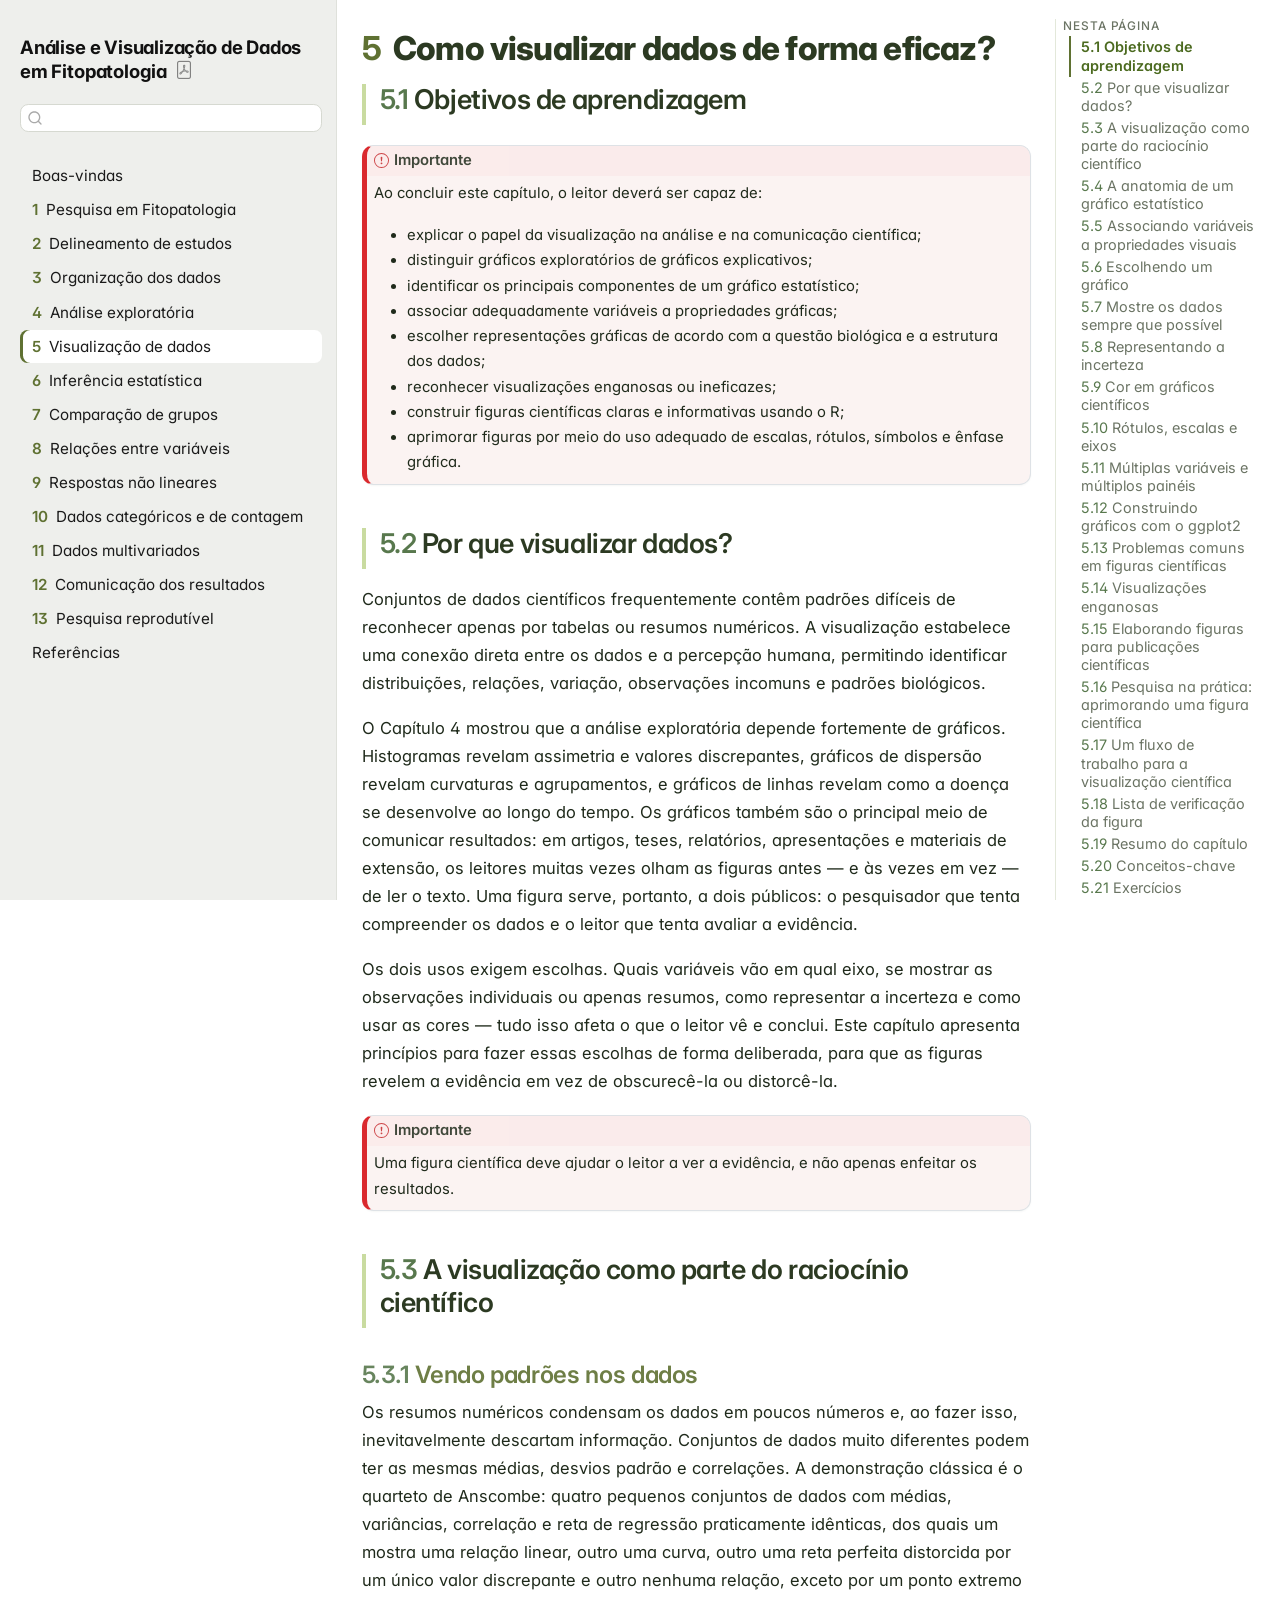
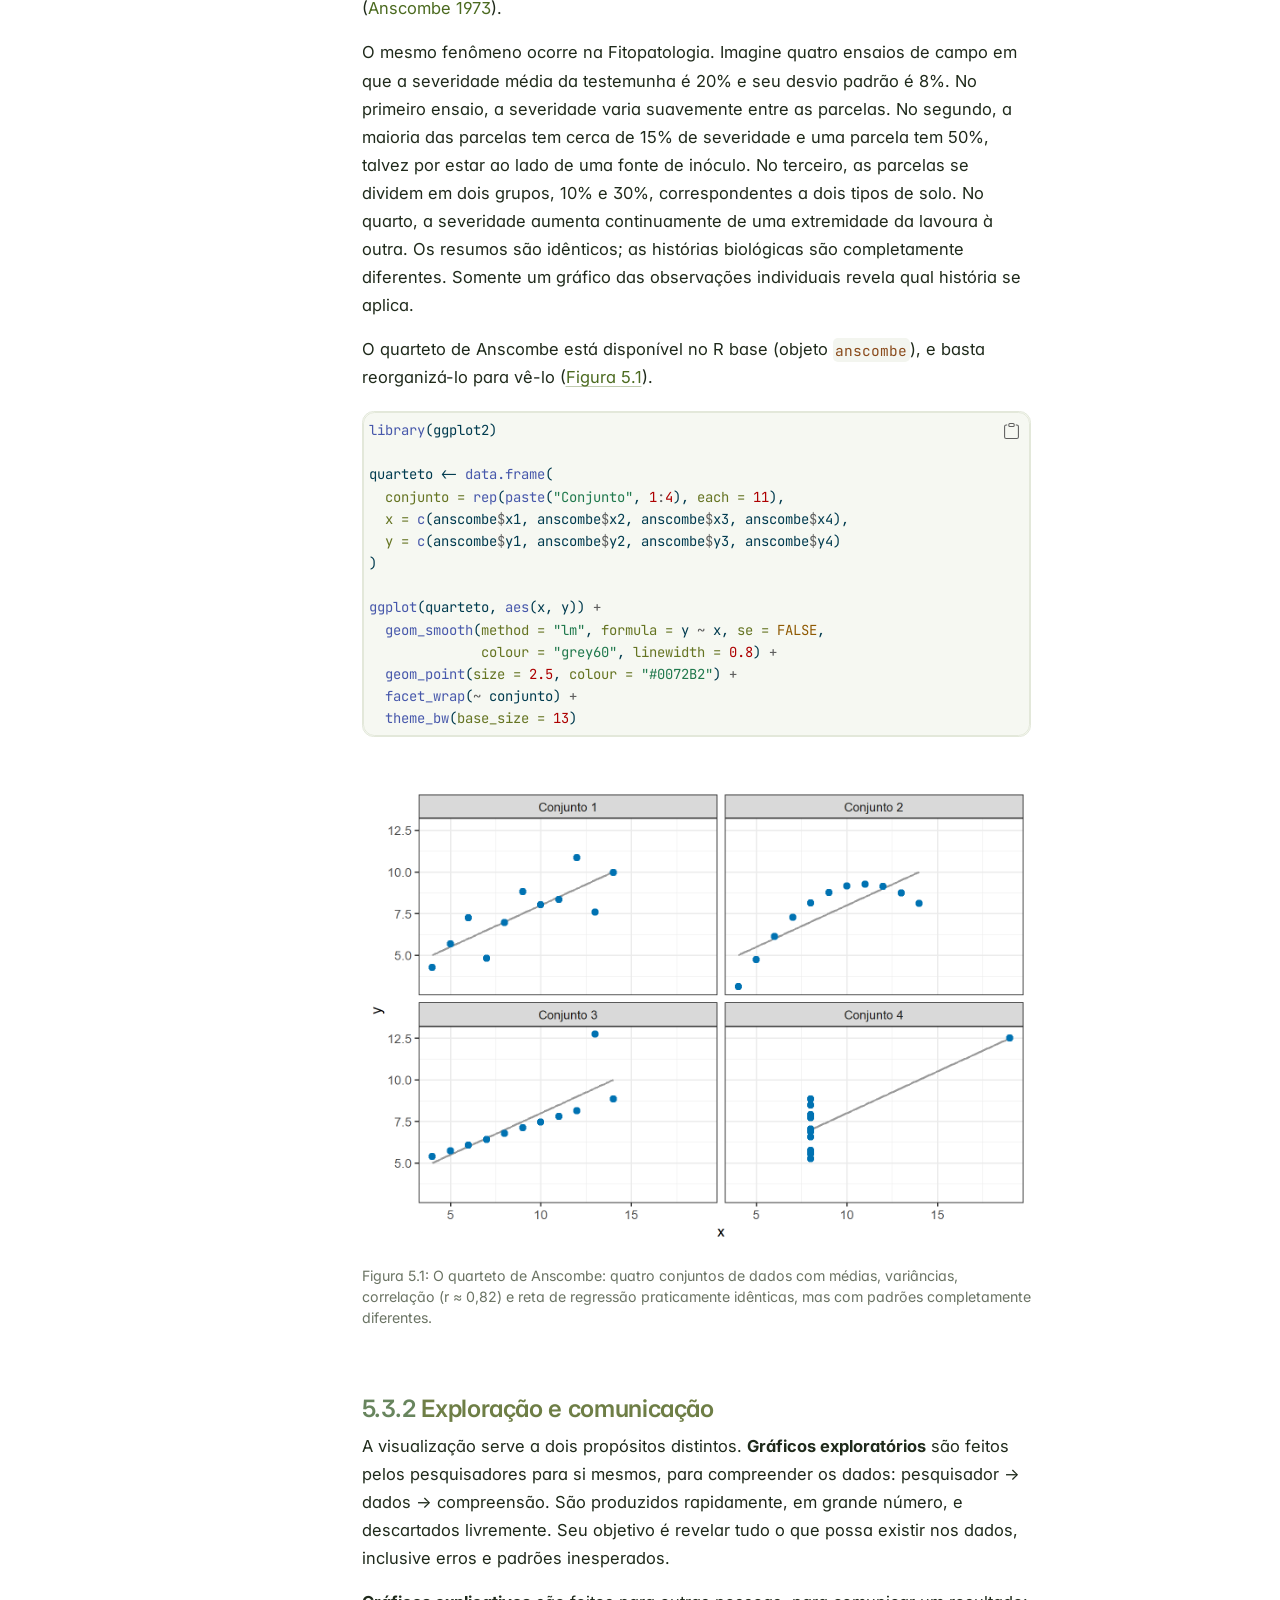
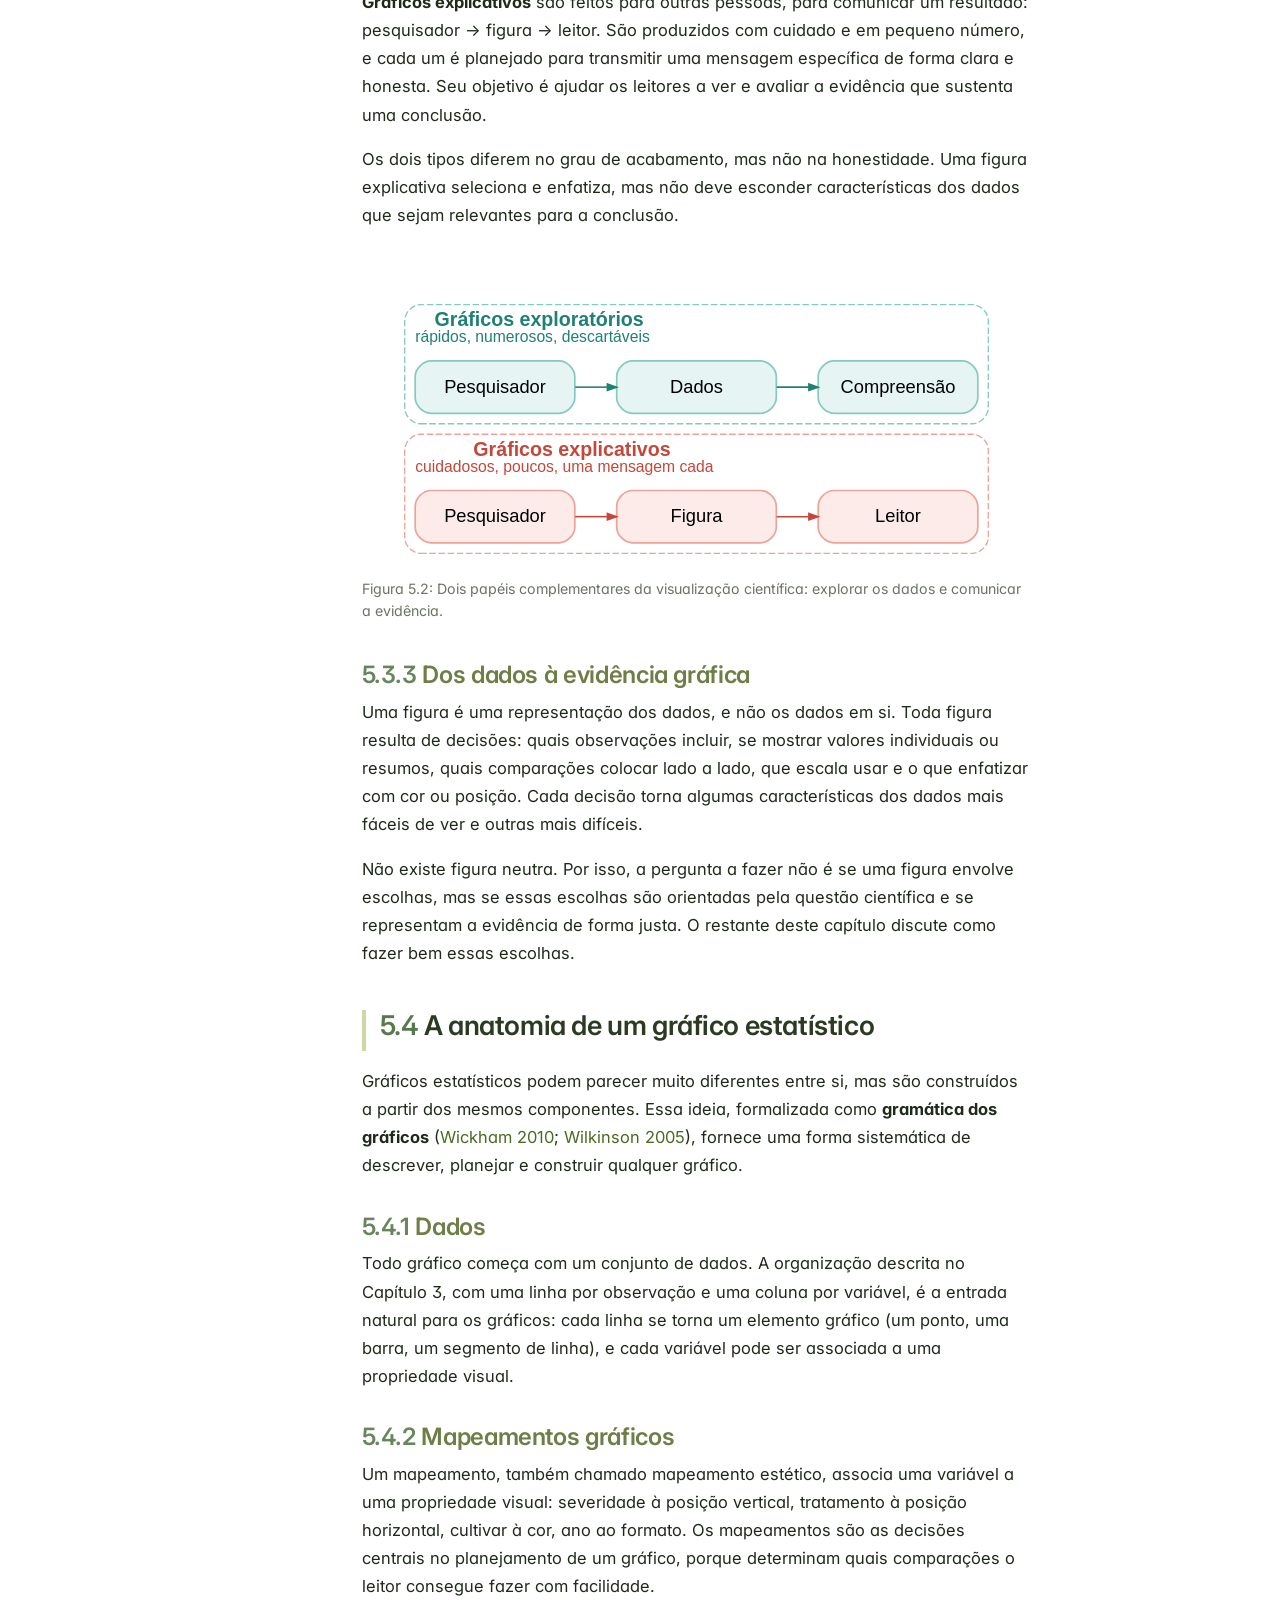
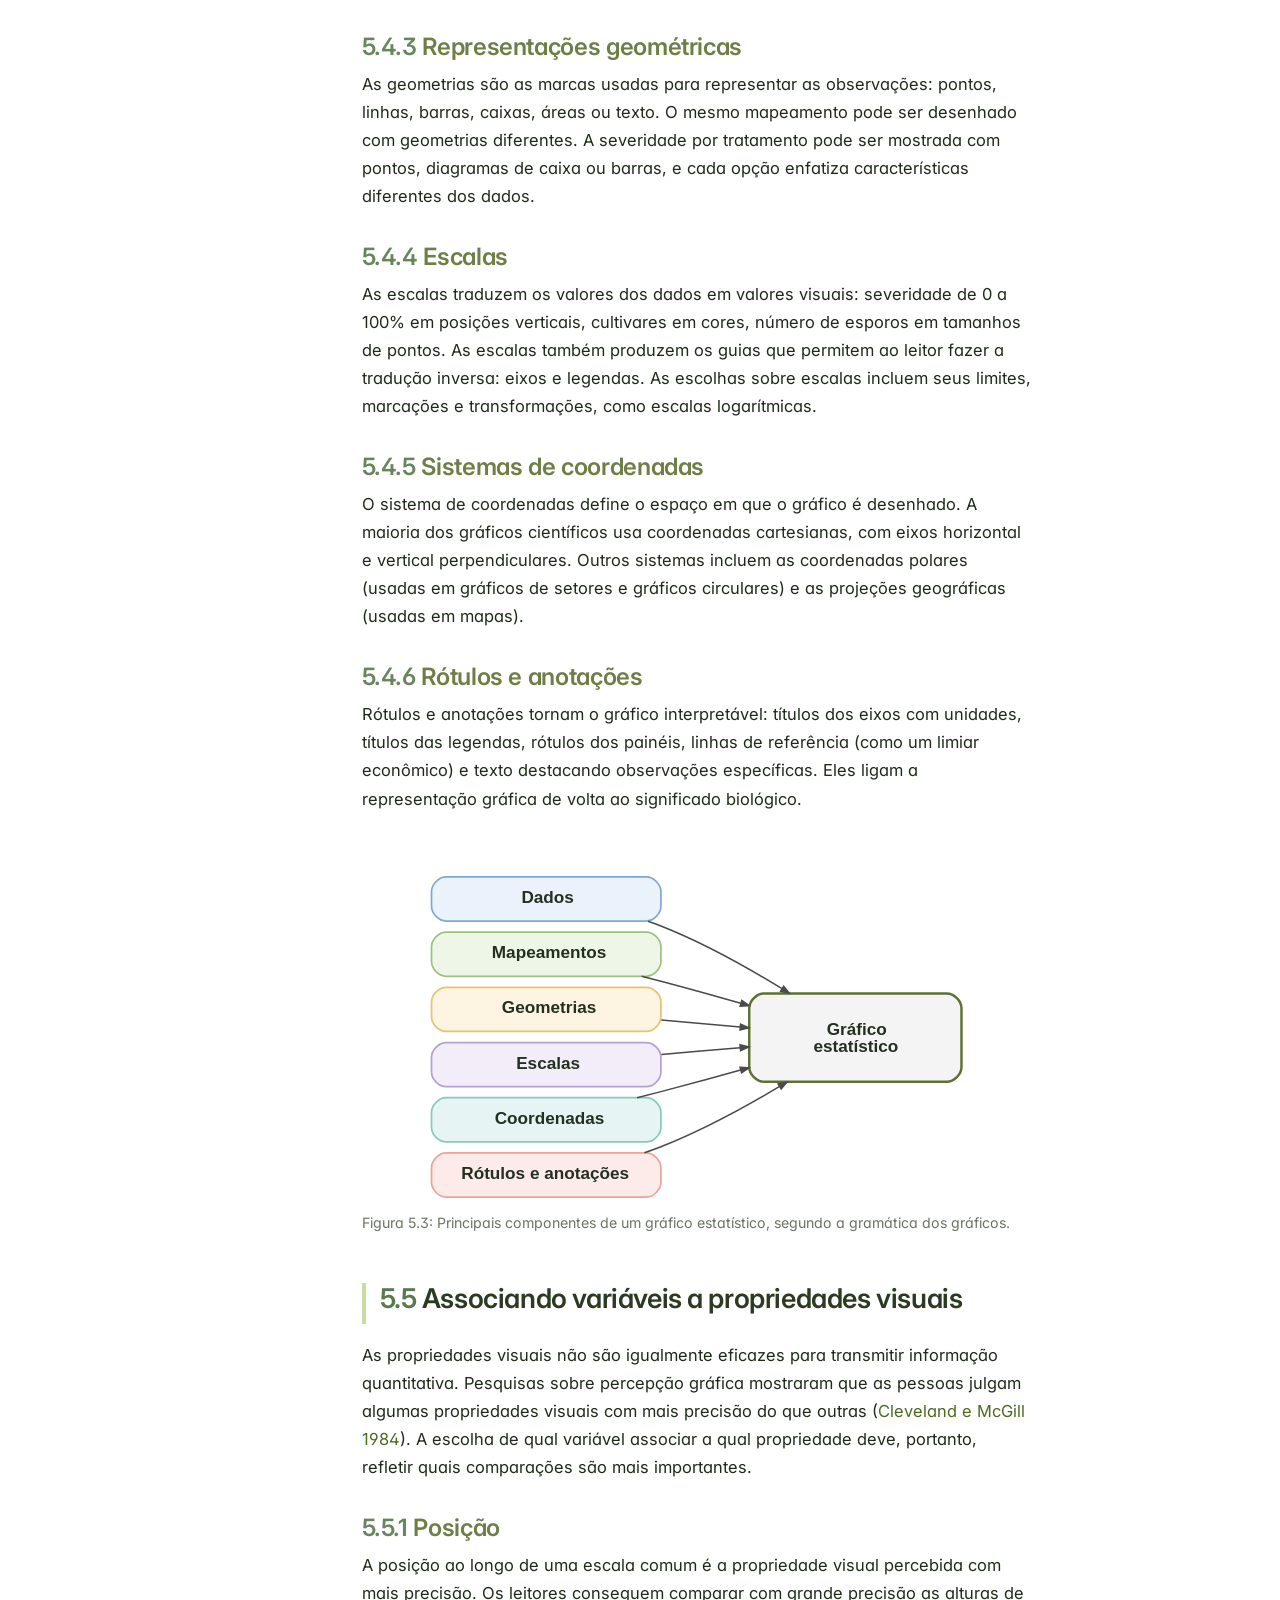
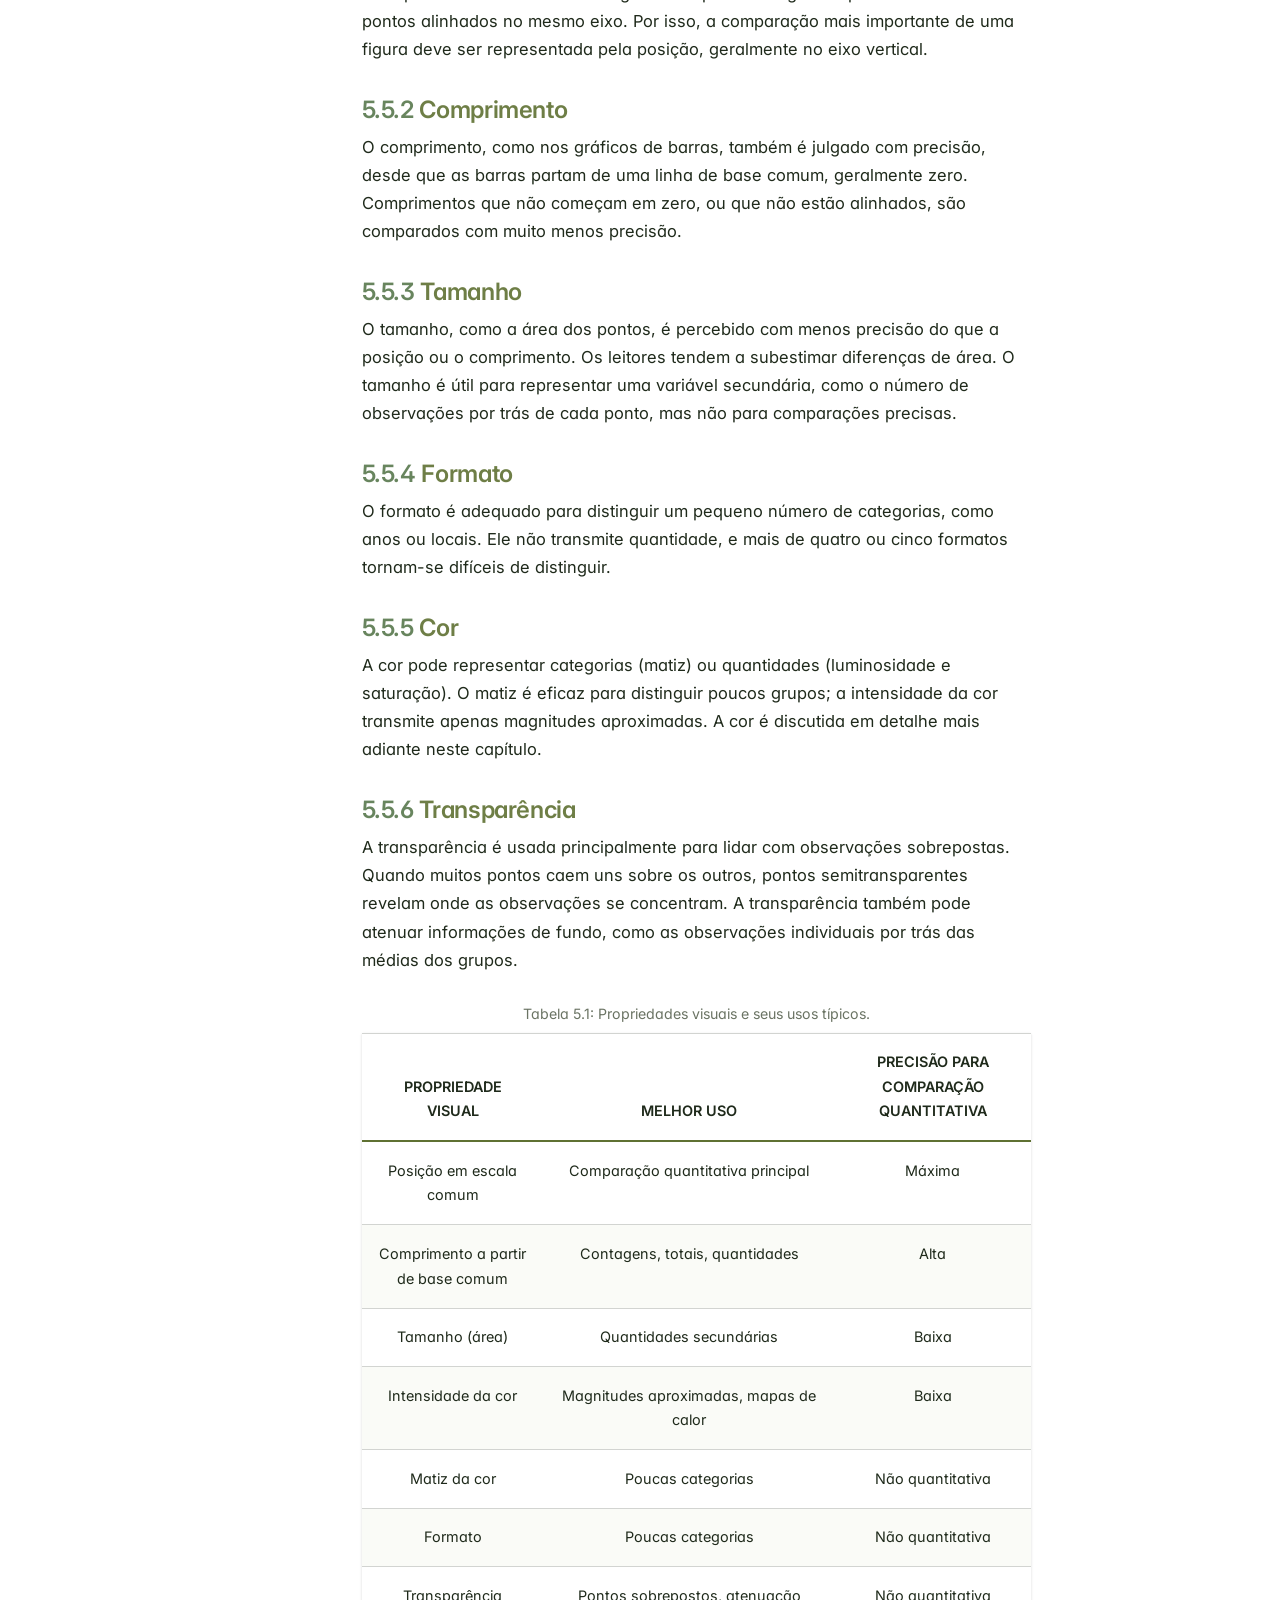
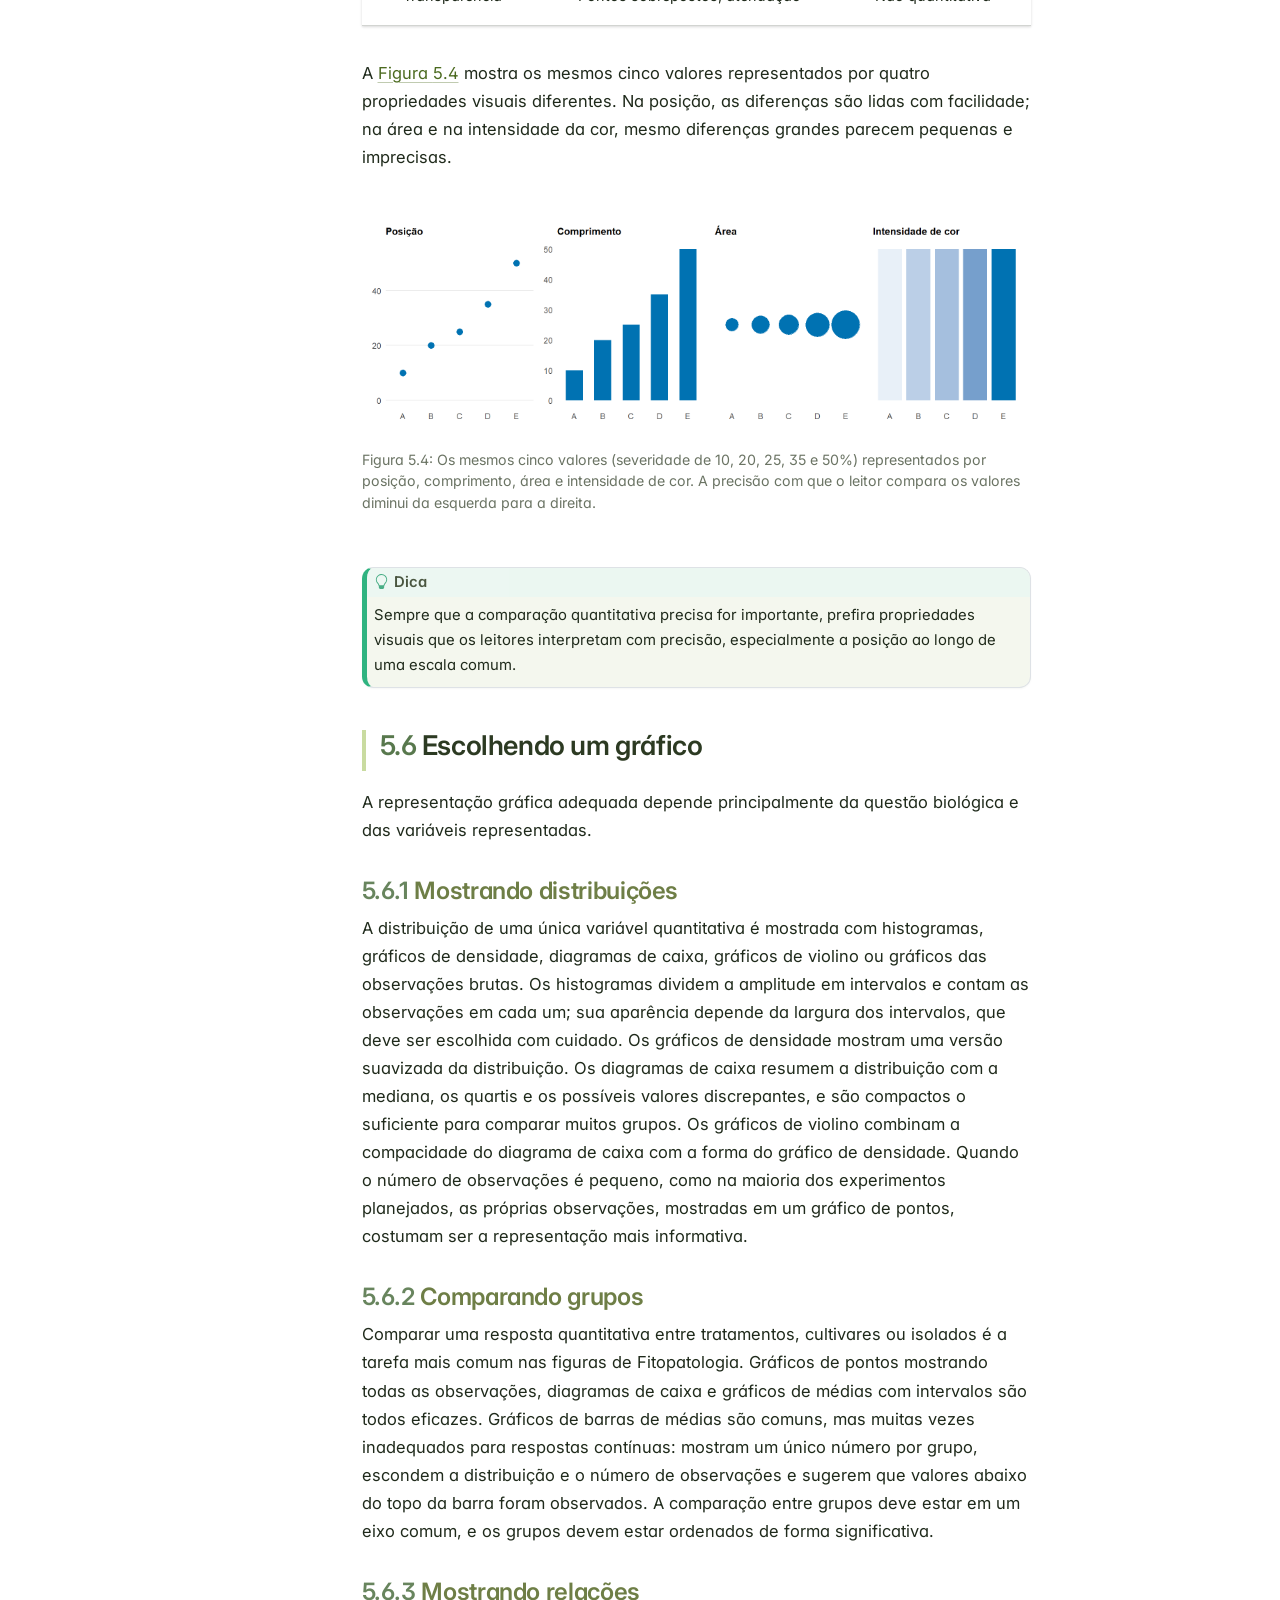
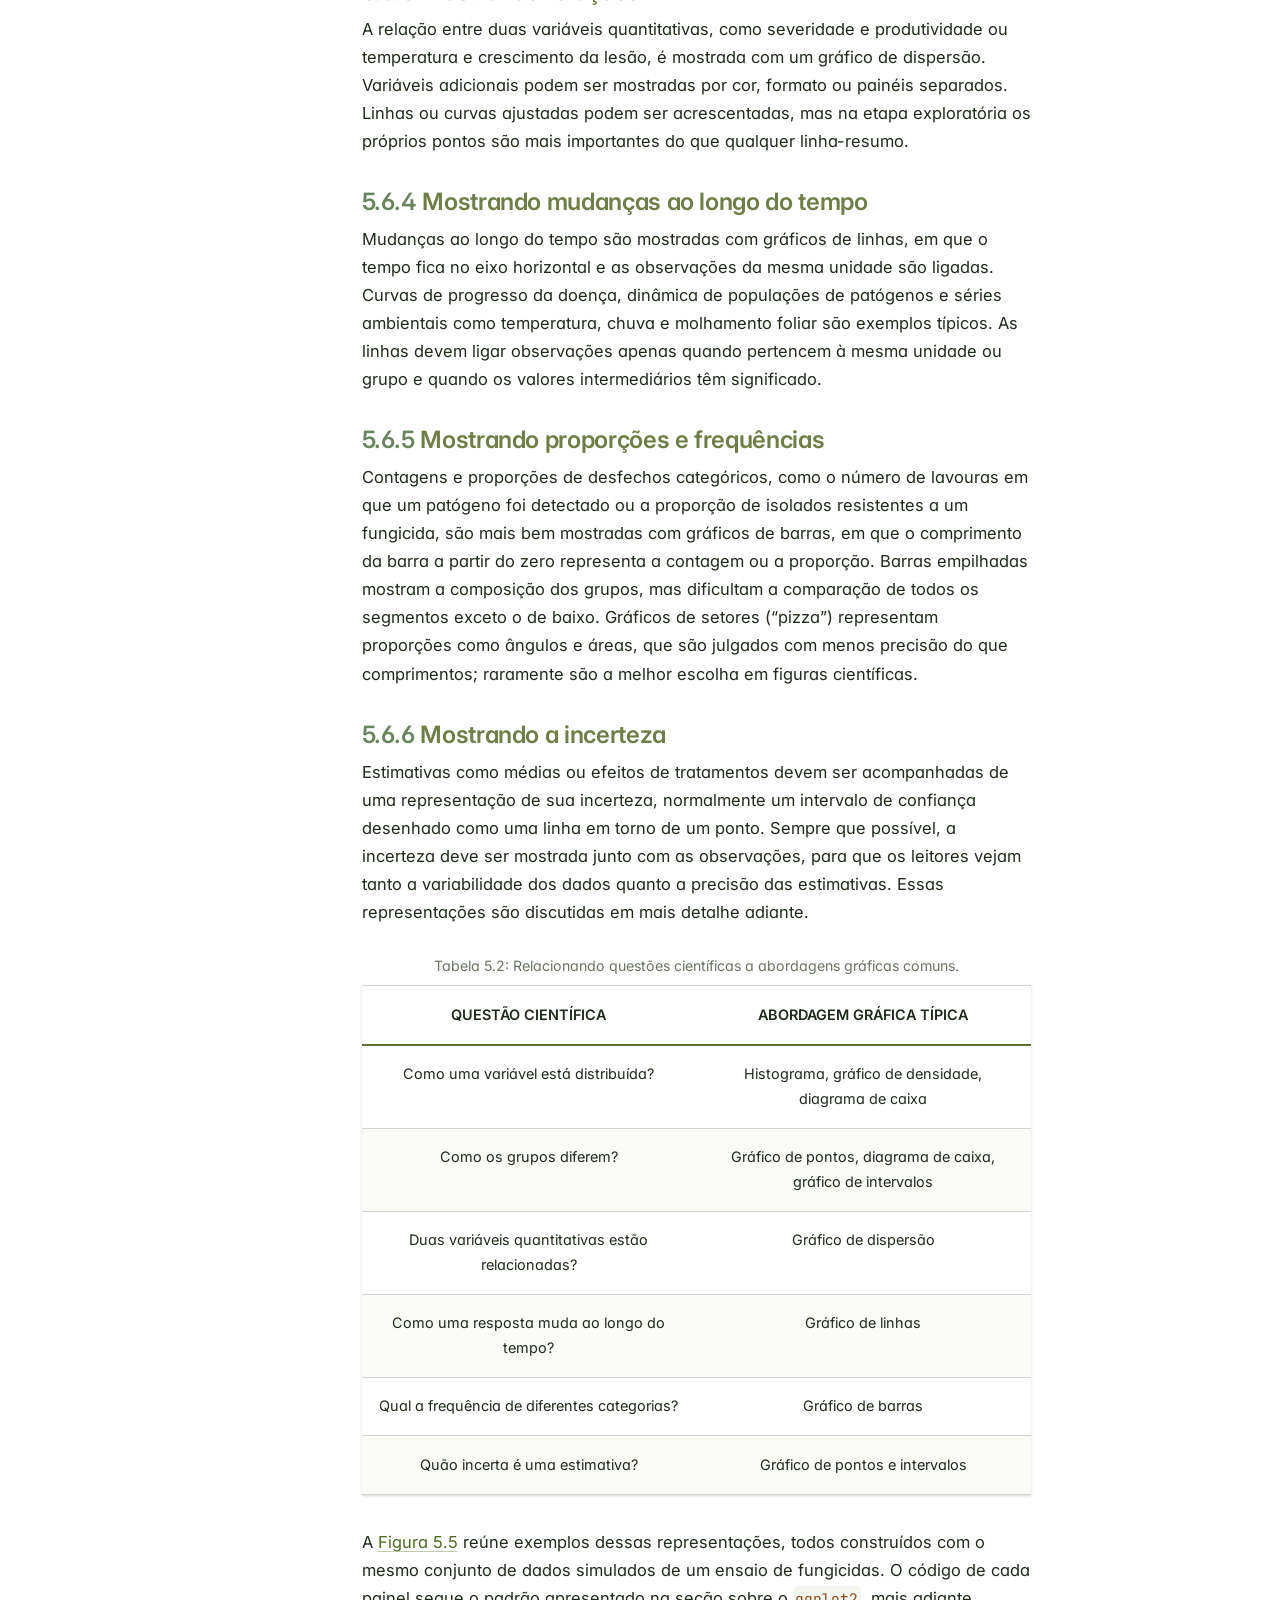
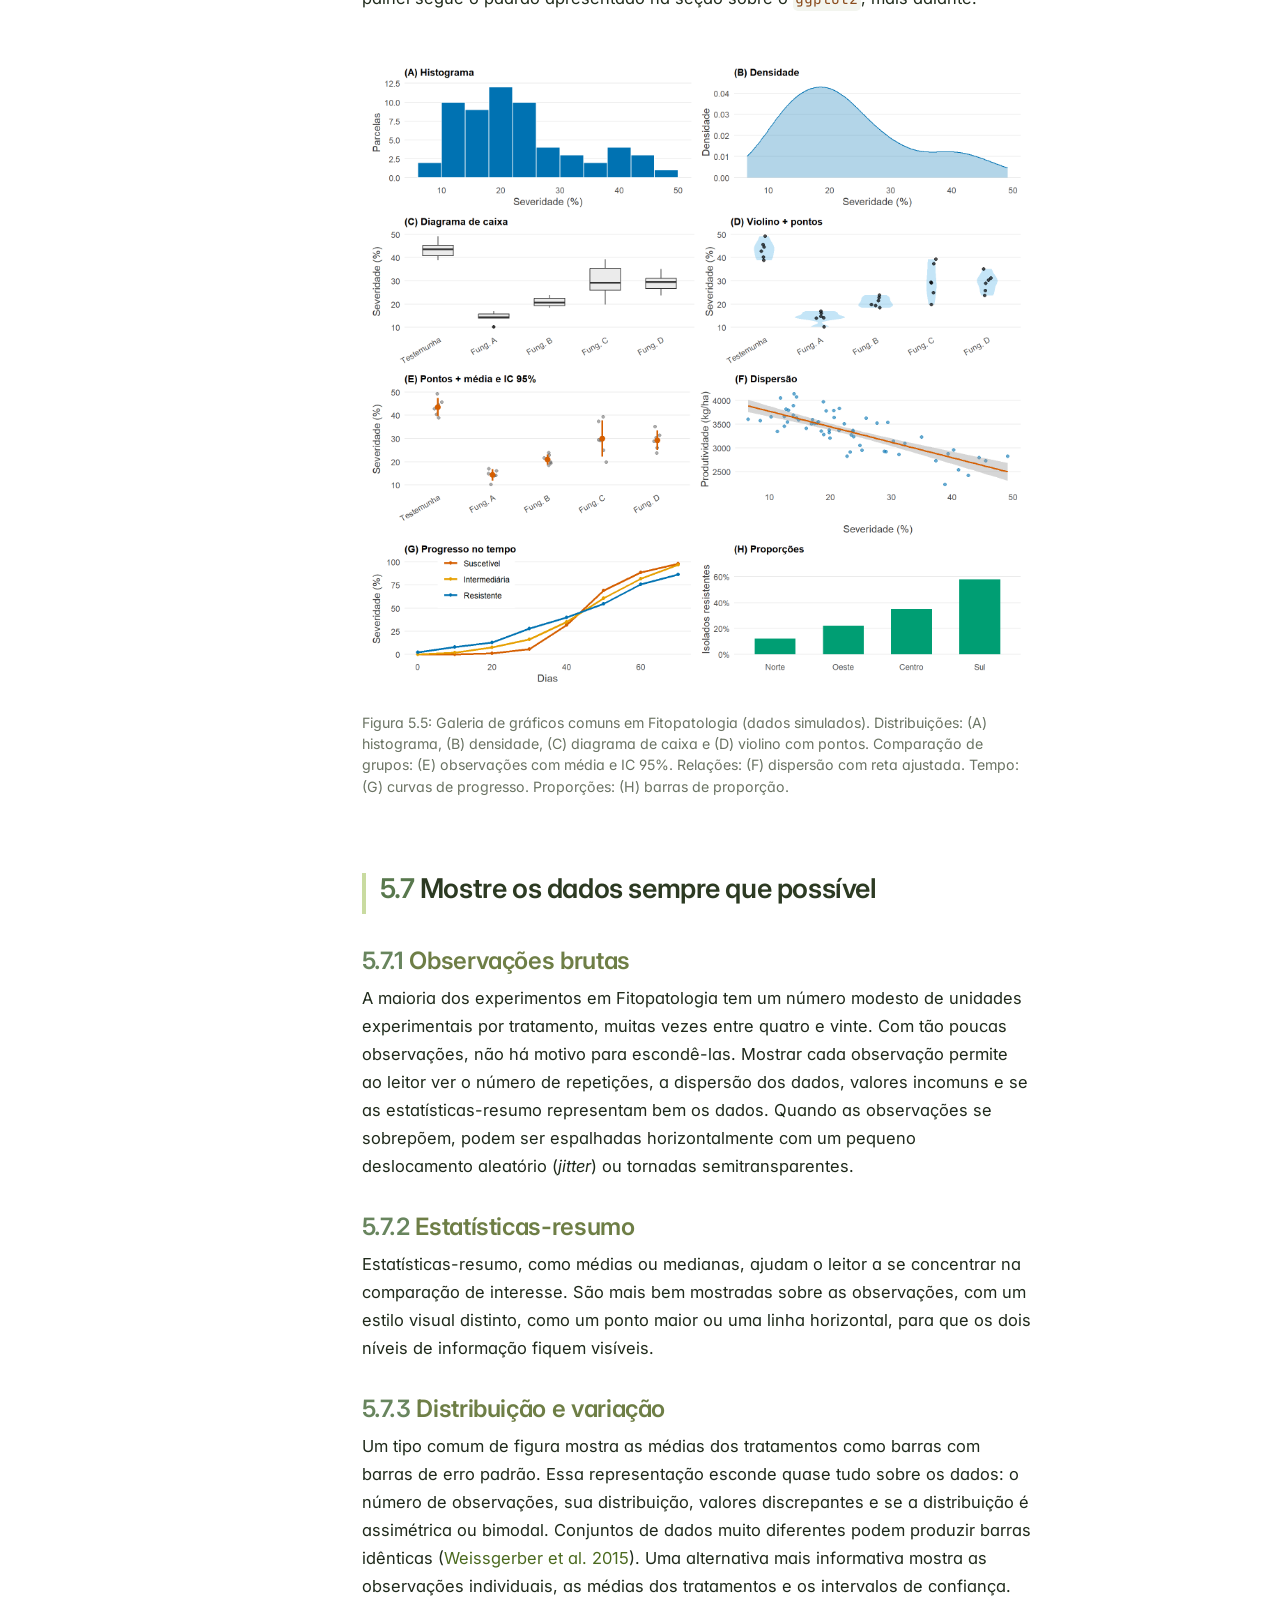
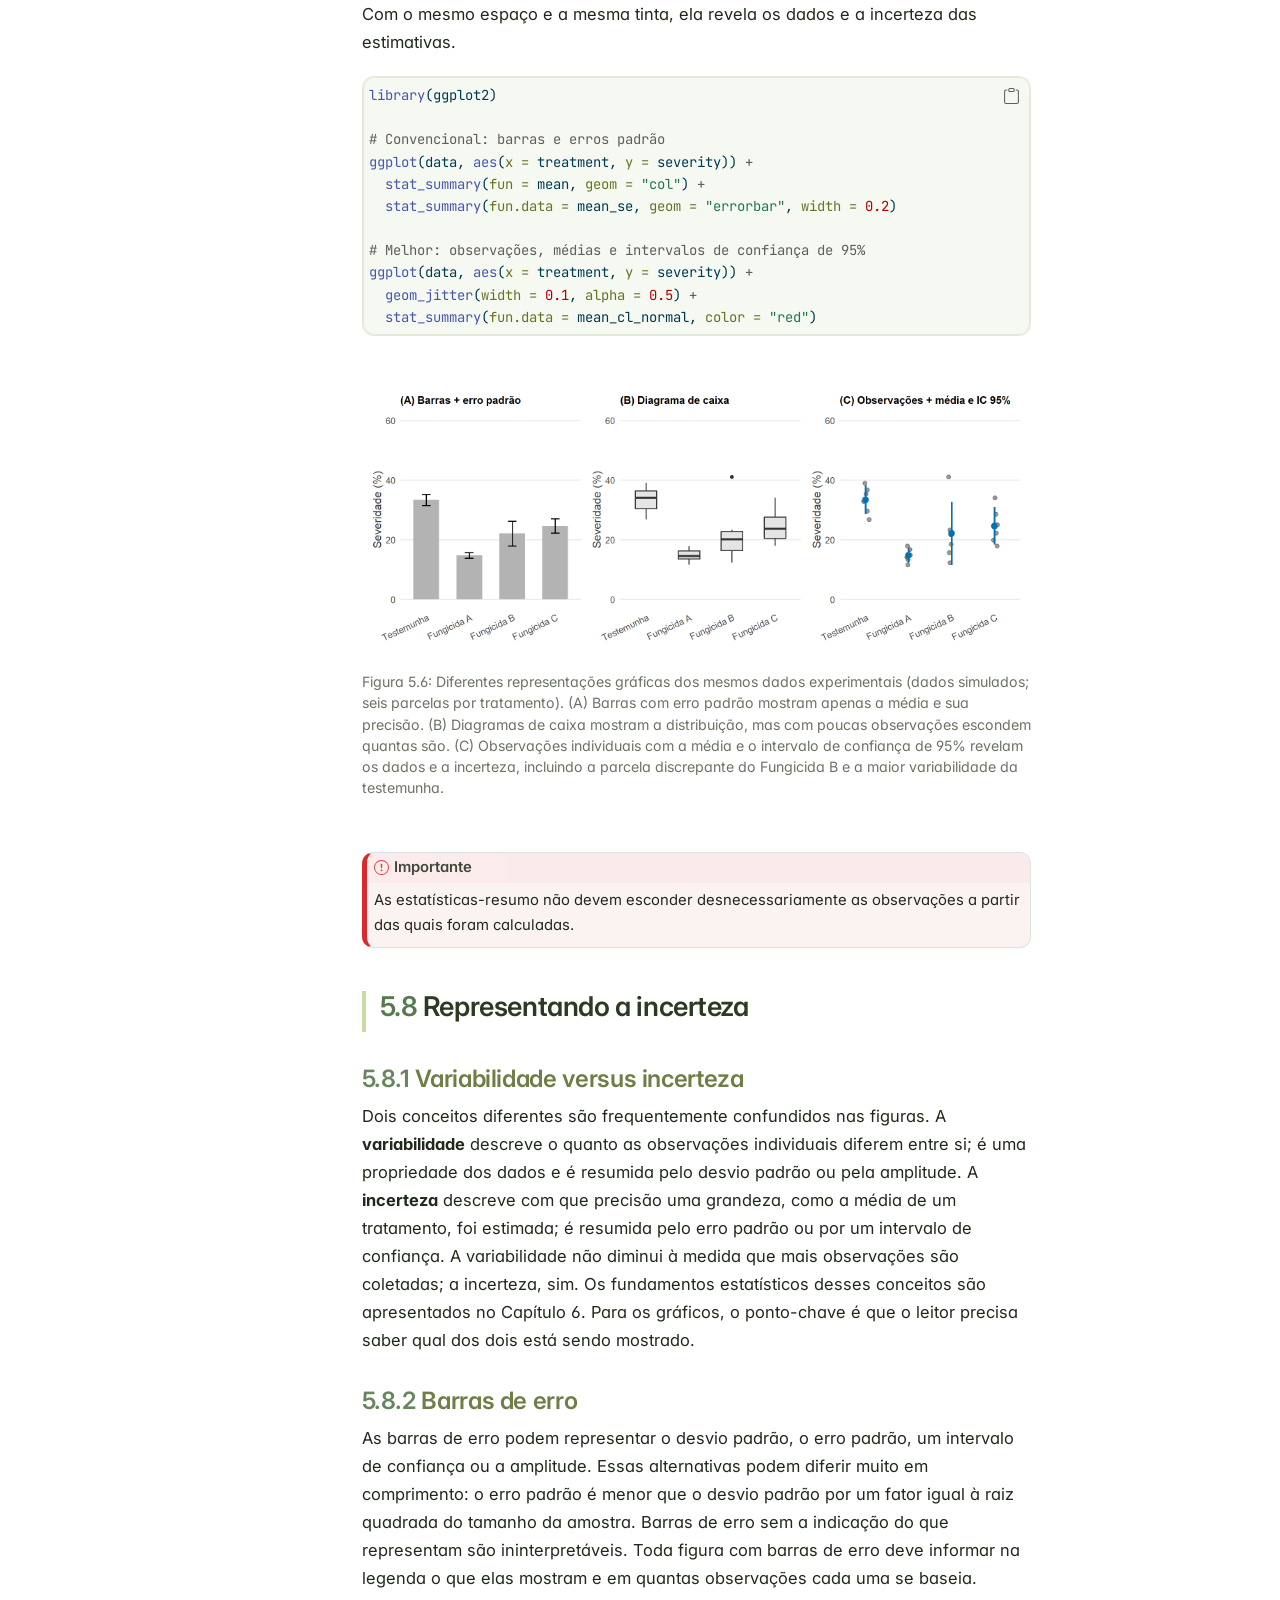
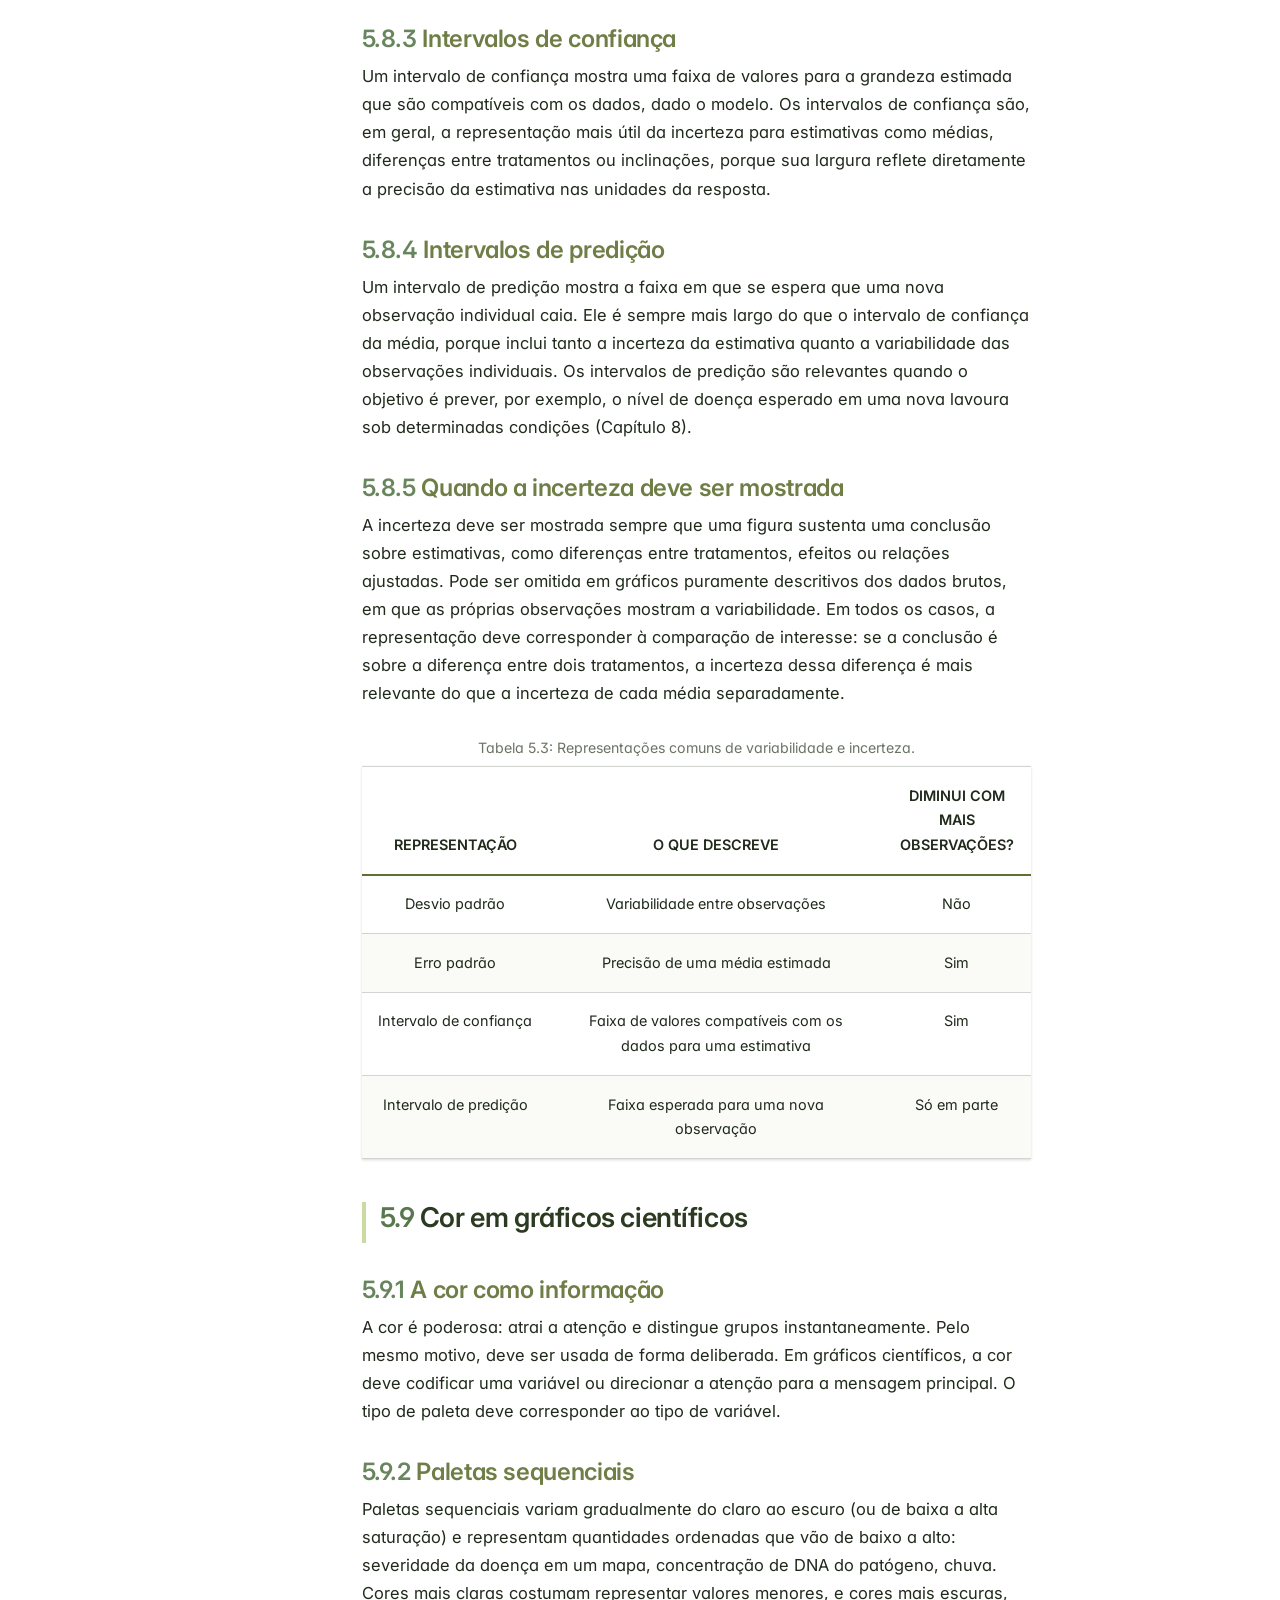
<file: docs/chapter5.html>
<!DOCTYPE html>
<html xmlns="http://www.w3.org/1999/xhtml" lang="pt-BR" xml:lang="pt-BR"><head>

<meta charset="utf-8">
<meta name="generator" content="quarto-1.9.38">

<meta name="viewport" content="width=device-width, initial-scale=1.0, user-scalable=yes">


<title>5&nbsp; Como visualizar dados de forma eficaz? – Análise e Visualização de Dados em Fitopatologia</title>
<style>
/* Default styles provided by pandoc.
** See https://pandoc.org/MANUAL.html#variables-for-html for config info.
*/
code{white-space: pre-wrap;}
span.smallcaps{font-variant: small-caps;}
div.columns{display: flex; gap: min(4vw, 1.5em);}
div.column{flex: auto; overflow-x: auto;}
div.hanging-indent{margin-left: 1.5em; text-indent: -1.5em;}
ul.task-list{list-style: none;}
ul.task-list li input[type="checkbox"] {
  width: 0.8em;
  margin: 0 0.8em 0.2em -1em; /* quarto-specific, see https://github.com/quarto-dev/quarto-cli/issues/4556 */ 
  vertical-align: middle;
}
/* CSS for syntax highlighting */
html { -webkit-text-size-adjust: 100%; }
pre > code.sourceCode { white-space: pre; position: relative; }
pre > code.sourceCode > span { display: inline-block; line-height: 1.25; }
pre > code.sourceCode > span:empty { height: 1.2em; }
.sourceCode { overflow: visible; }
code.sourceCode > span { color: inherit; text-decoration: inherit; }
div.sourceCode { margin: 1em 0; }
pre.sourceCode { margin: 0; }
@media screen {
div.sourceCode { overflow: auto; }
}
@media print {
pre > code.sourceCode { white-space: pre-wrap; }
pre > code.sourceCode > span { text-indent: -5em; padding-left: 5em; }
}
pre.numberSource code
  { counter-reset: source-line 0; }
pre.numberSource code > span
  { position: relative; left: -4em; counter-increment: source-line; }
pre.numberSource code > span > a:first-child::before
  { content: counter(source-line);
    position: relative; left: -1em; text-align: right; vertical-align: baseline;
    border: none; display: inline-block;
    -webkit-touch-callout: none; -webkit-user-select: none;
    -khtml-user-select: none; -moz-user-select: none;
    -ms-user-select: none; user-select: none;
    padding: 0 4px; width: 4em;
  }
pre.numberSource { margin-left: 3em;  padding-left: 4px; }
div.sourceCode
  {   }
@media screen {
pre > code.sourceCode > span > a:first-child::before { text-decoration: underline; }
}
/* CSS for citations */
div.csl-bib-body { }
div.csl-entry {
  clear: both;
  margin-bottom: 0em;
}
.hanging-indent div.csl-entry {
  margin-left:2em;
  text-indent:-2em;
}
div.csl-left-margin {
  min-width:2em;
  float:left;
}
div.csl-right-inline {
  margin-left:2em;
  padding-left:1em;
}
div.csl-indent {
  margin-left: 2em;
}</style>


<script src="site_libs/quarto-nav/quarto-nav.js"></script>
<script src="site_libs/quarto-nav/headroom.min.js"></script>
<script src="site_libs/clipboard/clipboard.min.js"></script>
<script src="site_libs/quarto-search/autocomplete.umd.js"></script>
<script src="site_libs/quarto-search/fuse.min.js"></script>
<script src="site_libs/quarto-search/quarto-search.js"></script>
<meta name="quarto:offset" content="./">
<link href="./chapter6.html" rel="next">
<link href="./chapter4.html" rel="prev">
<script src="site_libs/quarto-html/quarto.js" type="module"></script>
<script src="site_libs/quarto-html/tabsets/tabsets.js" type="module"></script>
<script src="site_libs/quarto-html/popper.min.js"></script>
<script src="site_libs/quarto-html/tippy.umd.min.js"></script>
<script src="site_libs/quarto-html/anchor.min.js"></script>
<link href="site_libs/quarto-html/tippy.css" rel="stylesheet">
<link href="site_libs/quarto-html/quarto-syntax-highlighting-83f05a120baf2fc1bde2a4009a52b236.css" rel="stylesheet" id="quarto-text-highlighting-styles">
<script src="site_libs/bootstrap/bootstrap.min.js"></script>
<link href="site_libs/bootstrap/bootstrap-icons.css" rel="stylesheet">
<link href="site_libs/bootstrap/bootstrap-a80f51e399cada09c095df7ee7e40398.min.css" rel="stylesheet" append-hash="true" id="quarto-bootstrap" data-mode="light">
<script id="quarto-search-options" type="application/json">{
  "location": "sidebar",
  "copy-button": false,
  "collapse-after": 3,
  "panel-placement": "start",
  "type": "textbox",
  "limit": 50,
  "keyboard-shortcut": [
    "f",
    "/",
    "s"
  ],
  "show-item-context": false,
  "language": {
    "search-no-results-text": "Nenhum resultado",
    "search-matching-documents-text": "documentos correspondentes",
    "search-copy-link-title": "Copiar link para a busca",
    "search-hide-matches-text": "Esconder correspondências adicionais",
    "search-more-match-text": "mais correspondência neste documento",
    "search-more-matches-text": "mais correspondências neste documento",
    "search-clear-button-title": "Limpar",
    "search-text-placeholder": "",
    "search-detached-cancel-button-title": "Cancelar",
    "search-submit-button-title": "Enviar",
    "search-label": "Procurar"
  }
}</script>
<style>html{ scroll-behavior: smooth; }</style>
<script src="site_libs/htmlwidgets-1.6.4/htmlwidgets.js"></script>

<script src="site_libs/viz-1.8.2/viz.js"></script>

<link href="site_libs/DiagrammeR-styles-0.2/styles.css" rel="stylesheet">

<script src="site_libs/grViz-binding-1.0.12/grViz.js"></script>



</head>

<body class="nav-sidebar docked quarto-light">

<div id="quarto-search-results"></div>
  <header id="quarto-header" class="headroom fixed-top">
  <nav class="quarto-secondary-nav">
    <div class="container-fluid d-flex">
      <button type="button" class="quarto-btn-toggle btn" data-bs-toggle="collapse" role="button" data-bs-target=".quarto-sidebar-collapse-item" aria-controls="quarto-sidebar" aria-expanded="false" aria-label="Alternar barra lateral" onclick="if (window.quartoToggleHeadroom) { window.quartoToggleHeadroom(); }">
        <i class="bi bi-layout-text-sidebar-reverse"></i>
      </button>
        <nav class="quarto-page-breadcrumbs" aria-label="breadcrumb"><ol class="breadcrumb"><li class="breadcrumb-item"><a href="./chapter5.html"><span class="chapter-number">5</span>&nbsp; <span class="chapter-title">Visualização de dados</span></a></li></ol></nav>
        <a class="flex-grow-1" role="navigation" data-bs-toggle="collapse" data-bs-target=".quarto-sidebar-collapse-item" aria-controls="quarto-sidebar" aria-expanded="false" aria-label="Alternar barra lateral" onclick="if (window.quartoToggleHeadroom) { window.quartoToggleHeadroom(); }">      
        </a>
      <button type="button" class="btn quarto-search-button" aria-label="Procurar" onclick="window.quartoOpenSearch();">
        <i class="bi bi-search"></i>
      </button>
    </div>
  </nav>
</header>
<!-- content -->
<div id="quarto-content" class="quarto-container page-columns page-rows-contents page-layout-article">
<!-- sidebar -->
  <nav id="quarto-sidebar" class="sidebar collapse collapse-horizontal quarto-sidebar-collapse-item sidebar-navigation docked overflow-auto">
    <div class="pt-lg-2 mt-2 text-left sidebar-header">
    <div class="sidebar-title mb-0 py-0">
      <a href="./">Análise e Visualização de Dados em Fitopatologia</a> 
        <div class="sidebar-tools-main">
    <a href="./analise-dados-fitopatologia.pdf" title="Baixar PDF" class="quarto-navigation-tool px-1" aria-label="Baixar PDF"><i class="bi bi-file-pdf"></i></a>
</div>
    </div>
      </div>
        <div class="mt-2 flex-shrink-0 align-items-center">
        <div class="sidebar-search">
        <div id="quarto-search" class="" title="Procurar"></div>
        </div>
        </div>
    <div class="sidebar-menu-container"> 
    <ul class="list-unstyled mt-1">
        <li class="sidebar-item">
  <div class="sidebar-item-container"> 
  <a href="./index.html" class="sidebar-item-text sidebar-link">
 <span class="menu-text">Boas-vindas</span></a>
  </div>
</li>
        <li class="sidebar-item">
  <div class="sidebar-item-container"> 
  <a href="./chapter1.html" class="sidebar-item-text sidebar-link">
 <span class="menu-text"><span class="chapter-number">1</span>&nbsp; <span class="chapter-title">Pesquisa em Fitopatologia</span></span></a>
  </div>
</li>
        <li class="sidebar-item">
  <div class="sidebar-item-container"> 
  <a href="./chapter2.html" class="sidebar-item-text sidebar-link">
 <span class="menu-text"><span class="chapter-number">2</span>&nbsp; <span class="chapter-title">Delineamento de estudos</span></span></a>
  </div>
</li>
        <li class="sidebar-item">
  <div class="sidebar-item-container"> 
  <a href="./chapter3.html" class="sidebar-item-text sidebar-link">
 <span class="menu-text"><span class="chapter-number">3</span>&nbsp; <span class="chapter-title">Organização dos dados</span></span></a>
  </div>
</li>
        <li class="sidebar-item">
  <div class="sidebar-item-container"> 
  <a href="./chapter4.html" class="sidebar-item-text sidebar-link">
 <span class="menu-text"><span class="chapter-number">4</span>&nbsp; <span class="chapter-title">Análise exploratória</span></span></a>
  </div>
</li>
        <li class="sidebar-item">
  <div class="sidebar-item-container"> 
  <a href="./chapter5.html" class="sidebar-item-text sidebar-link active">
 <span class="menu-text"><span class="chapter-number">5</span>&nbsp; <span class="chapter-title">Visualização de dados</span></span></a>
  </div>
</li>
        <li class="sidebar-item">
  <div class="sidebar-item-container"> 
  <a href="./chapter6.html" class="sidebar-item-text sidebar-link">
 <span class="menu-text"><span class="chapter-number">6</span>&nbsp; <span class="chapter-title">Inferência estatística</span></span></a>
  </div>
</li>
        <li class="sidebar-item">
  <div class="sidebar-item-container"> 
  <a href="./chapter7.html" class="sidebar-item-text sidebar-link">
 <span class="menu-text"><span class="chapter-number">7</span>&nbsp; <span class="chapter-title">Comparação de grupos</span></span></a>
  </div>
</li>
        <li class="sidebar-item">
  <div class="sidebar-item-container"> 
  <a href="./chapter8.html" class="sidebar-item-text sidebar-link">
 <span class="menu-text"><span class="chapter-number">8</span>&nbsp; <span class="chapter-title">Relações entre variáveis</span></span></a>
  </div>
</li>
        <li class="sidebar-item">
  <div class="sidebar-item-container"> 
  <a href="./chapter9.html" class="sidebar-item-text sidebar-link">
 <span class="menu-text"><span class="chapter-number">9</span>&nbsp; <span class="chapter-title">Respostas não lineares</span></span></a>
  </div>
</li>
        <li class="sidebar-item">
  <div class="sidebar-item-container"> 
  <a href="./chapter10.html" class="sidebar-item-text sidebar-link">
 <span class="menu-text"><span class="chapter-number">10</span>&nbsp; <span class="chapter-title">Dados categóricos e de contagem</span></span></a>
  </div>
</li>
        <li class="sidebar-item">
  <div class="sidebar-item-container"> 
  <a href="./chapter11.html" class="sidebar-item-text sidebar-link">
 <span class="menu-text"><span class="chapter-number">11</span>&nbsp; <span class="chapter-title">Dados multivariados</span></span></a>
  </div>
</li>
        <li class="sidebar-item">
  <div class="sidebar-item-container"> 
  <a href="./chapter12.html" class="sidebar-item-text sidebar-link">
 <span class="menu-text"><span class="chapter-number">12</span>&nbsp; <span class="chapter-title">Comunicação dos resultados</span></span></a>
  </div>
</li>
        <li class="sidebar-item">
  <div class="sidebar-item-container"> 
  <a href="./chapter13.html" class="sidebar-item-text sidebar-link">
 <span class="menu-text"><span class="chapter-number">13</span>&nbsp; <span class="chapter-title">Pesquisa reprodutível</span></span></a>
  </div>
</li>
        <li class="sidebar-item">
  <div class="sidebar-item-container"> 
  <a href="./references.html" class="sidebar-item-text sidebar-link">
 <span class="menu-text">Referências</span></a>
  </div>
</li>
    </ul>
    </div>
</nav>
<div id="quarto-sidebar-glass" class="quarto-sidebar-collapse-item" data-bs-toggle="collapse" data-bs-target=".quarto-sidebar-collapse-item"></div>
<!-- margin-sidebar -->
    <div id="quarto-margin-sidebar" class="sidebar margin-sidebar">
        <nav id="TOC" role="doc-toc" class="toc-active">
    <h2 id="toc-title">Nesta página</h2>
   
  <ul>
  <li><a href="#objetivos-de-aprendizagem" id="toc-objetivos-de-aprendizagem" class="nav-link active" data-scroll-target="#objetivos-de-aprendizagem"><span class="header-section-number">5.1</span> Objetivos de aprendizagem</a></li>
  <li><a href="#por-que-visualizar-dados" id="toc-por-que-visualizar-dados" class="nav-link" data-scroll-target="#por-que-visualizar-dados"><span class="header-section-number">5.2</span> Por que visualizar dados?</a></li>
  <li><a href="#a-visualização-como-parte-do-raciocínio-científico" id="toc-a-visualização-como-parte-do-raciocínio-científico" class="nav-link" data-scroll-target="#a-visualização-como-parte-do-raciocínio-científico"><span class="header-section-number">5.3</span> A visualização como parte do raciocínio científico</a>
  <ul class="collapse">
  <li><a href="#vendo-padrões-nos-dados" id="toc-vendo-padrões-nos-dados" class="nav-link" data-scroll-target="#vendo-padrões-nos-dados"><span class="header-section-number">5.3.1</span> Vendo padrões nos dados</a></li>
  <li><a href="#exploração-e-comunicação" id="toc-exploração-e-comunicação" class="nav-link" data-scroll-target="#exploração-e-comunicação"><span class="header-section-number">5.3.2</span> Exploração e comunicação</a></li>
  <li><a href="#dos-dados-à-evidência-gráfica" id="toc-dos-dados-à-evidência-gráfica" class="nav-link" data-scroll-target="#dos-dados-à-evidência-gráfica"><span class="header-section-number">5.3.3</span> Dos dados à evidência gráfica</a></li>
  </ul></li>
  <li><a href="#a-anatomia-de-um-gráfico-estatístico" id="toc-a-anatomia-de-um-gráfico-estatístico" class="nav-link" data-scroll-target="#a-anatomia-de-um-gráfico-estatístico"><span class="header-section-number">5.4</span> A anatomia de um gráfico estatístico</a>
  <ul class="collapse">
  <li><a href="#dados" id="toc-dados" class="nav-link" data-scroll-target="#dados"><span class="header-section-number">5.4.1</span> Dados</a></li>
  <li><a href="#mapeamentos-gráficos" id="toc-mapeamentos-gráficos" class="nav-link" data-scroll-target="#mapeamentos-gráficos"><span class="header-section-number">5.4.2</span> Mapeamentos gráficos</a></li>
  <li><a href="#representações-geométricas" id="toc-representações-geométricas" class="nav-link" data-scroll-target="#representações-geométricas"><span class="header-section-number">5.4.3</span> Representações geométricas</a></li>
  <li><a href="#escalas" id="toc-escalas" class="nav-link" data-scroll-target="#escalas"><span class="header-section-number">5.4.4</span> Escalas</a></li>
  <li><a href="#sistemas-de-coordenadas" id="toc-sistemas-de-coordenadas" class="nav-link" data-scroll-target="#sistemas-de-coordenadas"><span class="header-section-number">5.4.5</span> Sistemas de coordenadas</a></li>
  <li><a href="#rótulos-e-anotações" id="toc-rótulos-e-anotações" class="nav-link" data-scroll-target="#rótulos-e-anotações"><span class="header-section-number">5.4.6</span> Rótulos e anotações</a></li>
  </ul></li>
  <li><a href="#associando-variáveis-a-propriedades-visuais" id="toc-associando-variáveis-a-propriedades-visuais" class="nav-link" data-scroll-target="#associando-variáveis-a-propriedades-visuais"><span class="header-section-number">5.5</span> Associando variáveis a propriedades visuais</a>
  <ul class="collapse">
  <li><a href="#posição" id="toc-posição" class="nav-link" data-scroll-target="#posição"><span class="header-section-number">5.5.1</span> Posição</a></li>
  <li><a href="#comprimento" id="toc-comprimento" class="nav-link" data-scroll-target="#comprimento"><span class="header-section-number">5.5.2</span> Comprimento</a></li>
  <li><a href="#tamanho" id="toc-tamanho" class="nav-link" data-scroll-target="#tamanho"><span class="header-section-number">5.5.3</span> Tamanho</a></li>
  <li><a href="#formato" id="toc-formato" class="nav-link" data-scroll-target="#formato"><span class="header-section-number">5.5.4</span> Formato</a></li>
  <li><a href="#cor" id="toc-cor" class="nav-link" data-scroll-target="#cor"><span class="header-section-number">5.5.5</span> Cor</a></li>
  <li><a href="#transparência" id="toc-transparência" class="nav-link" data-scroll-target="#transparência"><span class="header-section-number">5.5.6</span> Transparência</a></li>
  </ul></li>
  <li><a href="#escolhendo-um-gráfico" id="toc-escolhendo-um-gráfico" class="nav-link" data-scroll-target="#escolhendo-um-gráfico"><span class="header-section-number">5.6</span> Escolhendo um gráfico</a>
  <ul class="collapse">
  <li><a href="#mostrando-distribuições" id="toc-mostrando-distribuições" class="nav-link" data-scroll-target="#mostrando-distribuições"><span class="header-section-number">5.6.1</span> Mostrando distribuições</a></li>
  <li><a href="#comparando-grupos" id="toc-comparando-grupos" class="nav-link" data-scroll-target="#comparando-grupos"><span class="header-section-number">5.6.2</span> Comparando grupos</a></li>
  <li><a href="#mostrando-relações" id="toc-mostrando-relações" class="nav-link" data-scroll-target="#mostrando-relações"><span class="header-section-number">5.6.3</span> Mostrando relações</a></li>
  <li><a href="#mostrando-mudanças-ao-longo-do-tempo" id="toc-mostrando-mudanças-ao-longo-do-tempo" class="nav-link" data-scroll-target="#mostrando-mudanças-ao-longo-do-tempo"><span class="header-section-number">5.6.4</span> Mostrando mudanças ao longo do tempo</a></li>
  <li><a href="#mostrando-proporções-e-frequências" id="toc-mostrando-proporções-e-frequências" class="nav-link" data-scroll-target="#mostrando-proporções-e-frequências"><span class="header-section-number">5.6.5</span> Mostrando proporções e frequências</a></li>
  <li><a href="#mostrando-a-incerteza" id="toc-mostrando-a-incerteza" class="nav-link" data-scroll-target="#mostrando-a-incerteza"><span class="header-section-number">5.6.6</span> Mostrando a incerteza</a></li>
  </ul></li>
  <li><a href="#mostre-os-dados-sempre-que-possível" id="toc-mostre-os-dados-sempre-que-possível" class="nav-link" data-scroll-target="#mostre-os-dados-sempre-que-possível"><span class="header-section-number">5.7</span> Mostre os dados sempre que possível</a>
  <ul class="collapse">
  <li><a href="#observações-brutas" id="toc-observações-brutas" class="nav-link" data-scroll-target="#observações-brutas"><span class="header-section-number">5.7.1</span> Observações brutas</a></li>
  <li><a href="#estatísticas-resumo" id="toc-estatísticas-resumo" class="nav-link" data-scroll-target="#estatísticas-resumo"><span class="header-section-number">5.7.2</span> Estatísticas-resumo</a></li>
  <li><a href="#distribuição-e-variação" id="toc-distribuição-e-variação" class="nav-link" data-scroll-target="#distribuição-e-variação"><span class="header-section-number">5.7.3</span> Distribuição e variação</a></li>
  </ul></li>
  <li><a href="#representando-a-incerteza" id="toc-representando-a-incerteza" class="nav-link" data-scroll-target="#representando-a-incerteza"><span class="header-section-number">5.8</span> Representando a incerteza</a>
  <ul class="collapse">
  <li><a href="#variabilidade-versus-incerteza" id="toc-variabilidade-versus-incerteza" class="nav-link" data-scroll-target="#variabilidade-versus-incerteza"><span class="header-section-number">5.8.1</span> Variabilidade versus incerteza</a></li>
  <li><a href="#barras-de-erro" id="toc-barras-de-erro" class="nav-link" data-scroll-target="#barras-de-erro"><span class="header-section-number">5.8.2</span> Barras de erro</a></li>
  <li><a href="#intervalos-de-confiança" id="toc-intervalos-de-confiança" class="nav-link" data-scroll-target="#intervalos-de-confiança"><span class="header-section-number">5.8.3</span> Intervalos de confiança</a></li>
  <li><a href="#intervalos-de-predição" id="toc-intervalos-de-predição" class="nav-link" data-scroll-target="#intervalos-de-predição"><span class="header-section-number">5.8.4</span> Intervalos de predição</a></li>
  <li><a href="#quando-a-incerteza-deve-ser-mostrada" id="toc-quando-a-incerteza-deve-ser-mostrada" class="nav-link" data-scroll-target="#quando-a-incerteza-deve-ser-mostrada"><span class="header-section-number">5.8.5</span> Quando a incerteza deve ser mostrada</a></li>
  </ul></li>
  <li><a href="#cor-em-gráficos-científicos" id="toc-cor-em-gráficos-científicos" class="nav-link" data-scroll-target="#cor-em-gráficos-científicos"><span class="header-section-number">5.9</span> Cor em gráficos científicos</a>
  <ul class="collapse">
  <li><a href="#a-cor-como-informação" id="toc-a-cor-como-informação" class="nav-link" data-scroll-target="#a-cor-como-informação"><span class="header-section-number">5.9.1</span> A cor como informação</a></li>
  <li><a href="#paletas-sequenciais" id="toc-paletas-sequenciais" class="nav-link" data-scroll-target="#paletas-sequenciais"><span class="header-section-number">5.9.2</span> Paletas sequenciais</a></li>
  <li><a href="#paletas-divergentes" id="toc-paletas-divergentes" class="nav-link" data-scroll-target="#paletas-divergentes"><span class="header-section-number">5.9.3</span> Paletas divergentes</a></li>
  <li><a href="#paletas-qualitativas" id="toc-paletas-qualitativas" class="nav-link" data-scroll-target="#paletas-qualitativas"><span class="header-section-number">5.9.4</span> Paletas qualitativas</a></li>
  <li><a href="#acessibilidade-das-cores" id="toc-acessibilidade-das-cores" class="nav-link" data-scroll-target="#acessibilidade-das-cores"><span class="header-section-number">5.9.5</span> Acessibilidade das cores</a></li>
  <li><a href="#quando-não-usar-cor" id="toc-quando-não-usar-cor" class="nav-link" data-scroll-target="#quando-não-usar-cor"><span class="header-section-number">5.9.6</span> Quando não usar cor</a></li>
  </ul></li>
  <li><a href="#rótulos-escalas-e-eixos" id="toc-rótulos-escalas-e-eixos" class="nav-link" data-scroll-target="#rótulos-escalas-e-eixos"><span class="header-section-number">5.10</span> Rótulos, escalas e eixos</a>
  <ul class="collapse">
  <li><a href="#rótulos-informativos-nos-eixos" id="toc-rótulos-informativos-nos-eixos" class="nav-link" data-scroll-target="#rótulos-informativos-nos-eixos"><span class="header-section-number">5.10.1</span> Rótulos informativos nos eixos</a></li>
  <li><a href="#unidades-de-medida" id="toc-unidades-de-medida" class="nav-link" data-scroll-target="#unidades-de-medida"><span class="header-section-number">5.10.2</span> Unidades de medida</a></li>
  <li><a href="#limites-dos-eixos" id="toc-limites-dos-eixos" class="nav-link" data-scroll-target="#limites-dos-eixos"><span class="header-section-number">5.10.3</span> Limites dos eixos</a></li>
  <li><a href="#transformações" id="toc-transformações" class="nav-link" data-scroll-target="#transformações"><span class="header-section-number">5.10.4</span> Transformações</a></li>
  <li><a href="#ordenando-categorias" id="toc-ordenando-categorias" class="nav-link" data-scroll-target="#ordenando-categorias"><span class="header-section-number">5.10.5</span> Ordenando categorias</a></li>
  <li><a href="#legendas" id="toc-legendas" class="nav-link" data-scroll-target="#legendas"><span class="header-section-number">5.10.6</span> Legendas</a></li>
  </ul></li>
  <li><a href="#múltiplas-variáveis-e-múltiplos-painéis" id="toc-múltiplas-variáveis-e-múltiplos-painéis" class="nav-link" data-scroll-target="#múltiplas-variáveis-e-múltiplos-painéis"><span class="header-section-number">5.11</span> Múltiplas variáveis e múltiplos painéis</a>
  <ul class="collapse">
  <li><a href="#variáveis-de-agrupamento" id="toc-variáveis-de-agrupamento" class="nav-link" data-scroll-target="#variáveis-de-agrupamento"><span class="header-section-number">5.11.1</span> Variáveis de agrupamento</a></li>
  <li><a href="#facetas" id="toc-facetas" class="nav-link" data-scroll-target="#facetas"><span class="header-section-number">5.11.2</span> Facetas</a></li>
  <li><a href="#pequenos-múltiplos" id="toc-pequenos-múltiplos" class="nav-link" data-scroll-target="#pequenos-múltiplos"><span class="header-section-number">5.11.3</span> Pequenos múltiplos</a></li>
  <li><a href="#comparando-ambientes" id="toc-comparando-ambientes" class="nav-link" data-scroll-target="#comparando-ambientes"><span class="header-section-number">5.11.4</span> Comparando ambientes</a></li>
  <li><a href="#comparando-experimentos" id="toc-comparando-experimentos" class="nav-link" data-scroll-target="#comparando-experimentos"><span class="header-section-number">5.11.5</span> Comparando experimentos</a></li>
  </ul></li>
  <li><a href="#construindo-gráficos-com-o-ggplot2" id="toc-construindo-gráficos-com-o-ggplot2" class="nav-link" data-scroll-target="#construindo-gráficos-com-o-ggplot2"><span class="header-section-number">5.12</span> Construindo gráficos com o ggplot2</a>
  <ul class="collapse">
  <li><a href="#a-gramática-dos-gráficos" id="toc-a-gramática-dos-gráficos" class="nav-link" data-scroll-target="#a-gramática-dos-gráficos"><span class="header-section-number">5.12.1</span> A gramática dos gráficos</a></li>
  <li><a href="#dados-e-estéticas" id="toc-dados-e-estéticas" class="nav-link" data-scroll-target="#dados-e-estéticas"><span class="header-section-number">5.12.2</span> Dados e estéticas</a></li>
  <li><a href="#geometrias" id="toc-geometrias" class="nav-link" data-scroll-target="#geometrias"><span class="header-section-number">5.12.3</span> Geometrias</a></li>
  <li><a href="#acrescentando-camadas" id="toc-acrescentando-camadas" class="nav-link" data-scroll-target="#acrescentando-camadas"><span class="header-section-number">5.12.4</span> Acrescentando camadas</a></li>
  <li><a href="#facetas-1" id="toc-facetas-1" class="nav-link" data-scroll-target="#facetas-1"><span class="header-section-number">5.12.5</span> Facetas</a></li>
  <li><a href="#rótulos-e-temas" id="toc-rótulos-e-temas" class="nav-link" data-scroll-target="#rótulos-e-temas"><span class="header-section-number">5.12.6</span> Rótulos e temas</a></li>
  <li><a href="#juntando-tudo" id="toc-juntando-tudo" class="nav-link" data-scroll-target="#juntando-tudo"><span class="header-section-number">5.12.7</span> Juntando tudo</a></li>
  </ul></li>
  <li><a href="#problemas-comuns-em-figuras-científicas" id="toc-problemas-comuns-em-figuras-científicas" class="nav-link" data-scroll-target="#problemas-comuns-em-figuras-científicas"><span class="header-section-number">5.13</span> Problemas comuns em figuras científicas</a>
  <ul class="collapse">
  <li><a href="#gráficos-de-barras-que-escondem-os-dados" id="toc-gráficos-de-barras-que-escondem-os-dados" class="nav-link" data-scroll-target="#gráficos-de-barras-que-escondem-os-dados"><span class="header-section-number">5.13.1</span> Gráficos de barras que escondem os dados</a></li>
  <li><a href="#uso-inadequado-de-gráficos-tridimensionais" id="toc-uso-inadequado-de-gráficos-tridimensionais" class="nav-link" data-scroll-target="#uso-inadequado-de-gráficos-tridimensionais"><span class="header-section-number">5.13.2</span> Uso inadequado de gráficos tridimensionais</a></li>
  <li><a href="#decoração-excessiva" id="toc-decoração-excessiva" class="nav-link" data-scroll-target="#decoração-excessiva"><span class="header-section-number">5.13.3</span> Decoração excessiva</a></li>
  <li><a href="#cores-demais" id="toc-cores-demais" class="nav-link" data-scroll-target="#cores-demais"><span class="header-section-number">5.13.4</span> Cores demais</a></li>
  <li><a href="#escalas-mal-escolhidas" id="toc-escalas-mal-escolhidas" class="nav-link" data-scroll-target="#escalas-mal-escolhidas"><span class="header-section-number">5.13.5</span> Escalas mal escolhidas</a></li>
  <li><a href="#escalas-inconsistentes-entre-painéis" id="toc-escalas-inconsistentes-entre-painéis" class="nav-link" data-scroll-target="#escalas-inconsistentes-entre-painéis"><span class="header-section-number">5.13.6</span> Escalas inconsistentes entre painéis</a></li>
  <li><a href="#observações-sobrepostas" id="toc-observações-sobrepostas" class="nav-link" data-scroll-target="#observações-sobrepostas"><span class="header-section-number">5.13.7</span> Observações sobrepostas</a></li>
  <li><a href="#legendas-desnecessárias" id="toc-legendas-desnecessárias" class="nav-link" data-scroll-target="#legendas-desnecessárias"><span class="header-section-number">5.13.8</span> Legendas desnecessárias</a></li>
  <li><a href="#textos-pequenos-e-rótulos-ilegíveis" id="toc-textos-pequenos-e-rótulos-ilegíveis" class="nav-link" data-scroll-target="#textos-pequenos-e-rótulos-ilegíveis"><span class="header-section-number">5.13.9</span> Textos pequenos e rótulos ilegíveis</a></li>
  <li><a href="#ligar-observações-que-não-deveriam-ser-ligadas" id="toc-ligar-observações-que-não-deveriam-ser-ligadas" class="nav-link" data-scroll-target="#ligar-observações-que-não-deveriam-ser-ligadas"><span class="header-section-number">5.13.10</span> Ligar observações que não deveriam ser ligadas</a></li>
  <li><a href="#gráficos-que-sugerem-relações-sem-fundamento" id="toc-gráficos-que-sugerem-relações-sem-fundamento" class="nav-link" data-scroll-target="#gráficos-que-sugerem-relações-sem-fundamento"><span class="header-section-number">5.13.11</span> Gráficos que sugerem relações sem fundamento</a></li>
  </ul></li>
  <li><a href="#visualizações-enganosas" id="toc-visualizações-enganosas" class="nav-link" data-scroll-target="#visualizações-enganosas"><span class="header-section-number">5.14</span> Visualizações enganosas</a>
  <ul class="collapse">
  <li><a href="#eixos-truncados" id="toc-eixos-truncados" class="nav-link" data-scroll-target="#eixos-truncados"><span class="header-section-number">5.14.1</span> Eixos truncados</a></li>
  <li><a href="#distorções-de-área-e-volume" id="toc-distorções-de-área-e-volume" class="nav-link" data-scroll-target="#distorções-de-área-e-volume"><span class="header-section-number">5.14.2</span> Distorções de área e volume</a></li>
  <li><a href="#intervalos-gráficos-desiguais" id="toc-intervalos-gráficos-desiguais" class="nav-link" data-scroll-target="#intervalos-gráficos-desiguais"><span class="header-section-number">5.14.3</span> Intervalos gráficos desiguais</a></li>
  <li><a href="#apresentação-seletiva-dos-dados" id="toc-apresentação-seletiva-dos-dados" class="nav-link" data-scroll-target="#apresentação-seletiva-dos-dados"><span class="header-section-number">5.14.4</span> Apresentação seletiva dos dados</a></li>
  <li><a href="#suavização-e-agregação" id="toc-suavização-e-agregação" class="nav-link" data-scroll-target="#suavização-e-agregação"><span class="header-section-number">5.14.5</span> Suavização e agregação</a></li>
  </ul></li>
  <li><a href="#elaborando-figuras-para-publicações-científicas" id="toc-elaborando-figuras-para-publicações-científicas" class="nav-link" data-scroll-target="#elaborando-figuras-para-publicações-científicas"><span class="header-section-number">5.15</span> Elaborando figuras para publicações científicas</a>
  <ul class="collapse">
  <li><a href="#uma-figura-uma-mensagem-principal" id="toc-uma-figura-uma-mensagem-principal" class="nav-link" data-scroll-target="#uma-figura-uma-mensagem-principal"><span class="header-section-number">5.15.1</span> Uma figura, uma mensagem principal</a></li>
  <li><a href="#painéis" id="toc-painéis" class="nav-link" data-scroll-target="#painéis"><span class="header-section-number">5.15.2</span> Painéis</a></li>
  <li><a href="#linguagem-visual-consistente" id="toc-linguagem-visual-consistente" class="nav-link" data-scroll-target="#linguagem-visual-consistente"><span class="header-section-number">5.15.3</span> Linguagem visual consistente</a></li>
  <li><a href="#legendas-das-figuras" id="toc-legendas-das-figuras" class="nav-link" data-scroll-target="#legendas-das-figuras"><span class="header-section-number">5.15.4</span> Legendas das figuras</a></li>
  <li><a href="#resolução-e-dimensões" id="toc-resolução-e-dimensões" class="nav-link" data-scroll-target="#resolução-e-dimensões"><span class="header-section-number">5.15.5</span> Resolução e dimensões</a></li>
  <li><a href="#formatos-vetoriais-e-rasterizados" id="toc-formatos-vetoriais-e-rasterizados" class="nav-link" data-scroll-target="#formatos-vetoriais-e-rasterizados"><span class="header-section-number">5.15.6</span> Formatos vetoriais e rasterizados</a></li>
  <li><a href="#planejando-para-o-formato-final" id="toc-planejando-para-o-formato-final" class="nav-link" data-scroll-target="#planejando-para-o-formato-final"><span class="header-section-number">5.15.7</span> Planejando para o formato final</a></li>
  </ul></li>
  <li><a href="#pesquisa-na-prática-aprimorando-uma-figura-científica" id="toc-pesquisa-na-prática-aprimorando-uma-figura-científica" class="nav-link" data-scroll-target="#pesquisa-na-prática-aprimorando-uma-figura-científica"><span class="header-section-number">5.16</span> Pesquisa na prática: aprimorando uma figura científica</a></li>
  <li><a href="#um-fluxo-de-trabalho-para-a-visualização-científica" id="toc-um-fluxo-de-trabalho-para-a-visualização-científica" class="nav-link" data-scroll-target="#um-fluxo-de-trabalho-para-a-visualização-científica"><span class="header-section-number">5.17</span> Um fluxo de trabalho para a visualização científica</a></li>
  <li><a href="#lista-de-verificação-da-figura" id="toc-lista-de-verificação-da-figura" class="nav-link" data-scroll-target="#lista-de-verificação-da-figura"><span class="header-section-number">5.18</span> Lista de verificação da figura</a></li>
  <li><a href="#resumo-do-capítulo" id="toc-resumo-do-capítulo" class="nav-link" data-scroll-target="#resumo-do-capítulo"><span class="header-section-number">5.19</span> Resumo do capítulo</a></li>
  <li><a href="#conceitos-chave" id="toc-conceitos-chave" class="nav-link" data-scroll-target="#conceitos-chave"><span class="header-section-number">5.20</span> Conceitos-chave</a></li>
  <li><a href="#exercícios" id="toc-exercícios" class="nav-link" data-scroll-target="#exercícios"><span class="header-section-number">5.21</span> Exercícios</a>
  <ul class="collapse">
  <li><a href="#exercício-1.-o-que-o-gráfico-revela" id="toc-exercício-1.-o-que-o-gráfico-revela" class="nav-link" data-scroll-target="#exercício-1.-o-que-o-gráfico-revela"><span class="header-section-number">5.21.1</span> Exercício 1. O que o gráfico revela?</a></li>
  <li><a href="#exercício-2.-escolhendo-uma-representação-gráfica" id="toc-exercício-2.-escolhendo-uma-representação-gráfica" class="nav-link" data-scroll-target="#exercício-2.-escolhendo-uma-representação-gráfica"><span class="header-section-number">5.21.2</span> Exercício 2. Escolhendo uma representação gráfica</a></li>
  <li><a href="#exercício-3.-aprimorando-uma-figura" id="toc-exercício-3.-aprimorando-uma-figura" class="nav-link" data-scroll-target="#exercício-3.-aprimorando-uma-figura"><span class="header-section-number">5.21.3</span> Exercício 3. Aprimorando uma figura</a></li>
  <li><a href="#exercício-4.-dos-dados-à-figura" id="toc-exercício-4.-dos-dados-à-figura" class="nav-link" data-scroll-target="#exercício-4.-dos-dados-à-figura"><span class="header-section-number">5.21.4</span> Exercício 4. Dos dados à figura</a></li>
  <li><a href="#exercício-5.-avaliando-criticamente-figuras-publicadas" id="toc-exercício-5.-avaliando-criticamente-figuras-publicadas" class="nav-link" data-scroll-target="#exercício-5.-avaliando-criticamente-figuras-publicadas"><span class="header-section-number">5.21.5</span> Exercício 5. Avaliando criticamente figuras publicadas</a></li>
  </ul></li>
  <li><a href="#reflexão" id="toc-reflexão" class="nav-link" data-scroll-target="#reflexão"><span class="header-section-number">5.22</span> Reflexão</a></li>
  <li><a href="#próximos-passos" id="toc-próximos-passos" class="nav-link" data-scroll-target="#próximos-passos"><span class="header-section-number">5.23</span> Próximos passos</a></li>
  </ul>
</nav>
    </div>
<!-- main -->
<main class="content" id="quarto-document-content">

<header id="title-block-header" class="quarto-title-block default">
<div class="quarto-title">
<h1 class="title"><span class="chapter-number">5</span>&nbsp; <span class="chapter-title">Como visualizar dados de forma eficaz?</span></h1>
</div>



<div class="quarto-title-meta">

    
  
    
  </div>
  


</header>


<section id="objetivos-de-aprendizagem" class="level2" data-number="5.1">
<h2 data-number="5.1" class="anchored" data-anchor-id="objetivos-de-aprendizagem"><span class="header-section-number">5.1</span> Objetivos de aprendizagem</h2>
<div class="callout callout-style-default callout-important callout-titled">
<div class="callout-header d-flex align-content-center">
<div class="callout-icon-container">
<i class="callout-icon"></i>
</div>
<div class="callout-title-container flex-fill">
Importante
</div>
</div>
<div class="callout-body-container callout-body">
<p>Ao concluir este capítulo, o leitor deverá ser capaz de:</p>
<ul>
<li>explicar o papel da visualização na análise e na comunicação científica;</li>
<li>distinguir gráficos exploratórios de gráficos explicativos;</li>
<li>identificar os principais componentes de um gráfico estatístico;</li>
<li>associar adequadamente variáveis a propriedades gráficas;</li>
<li>escolher representações gráficas de acordo com a questão biológica e a estrutura dos dados;</li>
<li>reconhecer visualizações enganosas ou ineficazes;</li>
<li>construir figuras científicas claras e informativas usando o R;</li>
<li>aprimorar figuras por meio do uso adequado de escalas, rótulos, símbolos e ênfase gráfica.</li>
</ul>
</div>
</div>
</section>
<section id="por-que-visualizar-dados" class="level2" data-number="5.2">
<h2 data-number="5.2" class="anchored" data-anchor-id="por-que-visualizar-dados"><span class="header-section-number">5.2</span> Por que visualizar dados?</h2>
<p>Conjuntos de dados científicos frequentemente contêm padrões difíceis de reconhecer apenas por tabelas ou resumos numéricos. A visualização estabelece uma conexão direta entre os dados e a percepção humana, permitindo identificar distribuições, relações, variação, observações incomuns e padrões biológicos.</p>
<p>O Capítulo 4 mostrou que a análise exploratória depende fortemente de gráficos. Histogramas revelam assimetria e valores discrepantes, gráficos de dispersão revelam curvaturas e agrupamentos, e gráficos de linhas revelam como a doença se desenvolve ao longo do tempo. Os gráficos também são o principal meio de comunicar resultados: em artigos, teses, relatórios, apresentações e materiais de extensão, os leitores muitas vezes olham as figuras antes — e às vezes em vez — de ler o texto. Uma figura serve, portanto, a dois públicos: o pesquisador que tenta compreender os dados e o leitor que tenta avaliar a evidência.</p>
<p>Os dois usos exigem escolhas. Quais variáveis vão em qual eixo, se mostrar as observações individuais ou apenas resumos, como representar a incerteza e como usar as cores — tudo isso afeta o que o leitor vê e conclui. Este capítulo apresenta princípios para fazer essas escolhas de forma deliberada, para que as figuras revelem a evidência em vez de obscurecê-la ou distorcê-la.</p>
<div class="callout callout-style-default callout-important callout-titled">
<div class="callout-header d-flex align-content-center">
<div class="callout-icon-container">
<i class="callout-icon"></i>
</div>
<div class="callout-title-container flex-fill">
Importante
</div>
</div>
<div class="callout-body-container callout-body">
<p>Uma figura científica deve ajudar o leitor a ver a evidência, e não apenas enfeitar os resultados.</p>
</div>
</div>
</section>
<section id="a-visualização-como-parte-do-raciocínio-científico" class="level2" data-number="5.3">
<h2 data-number="5.3" class="anchored" data-anchor-id="a-visualização-como-parte-do-raciocínio-científico"><span class="header-section-number">5.3</span> A visualização como parte do raciocínio científico</h2>
<section id="vendo-padrões-nos-dados" class="level3" data-number="5.3.1">
<h3 data-number="5.3.1" class="anchored" data-anchor-id="vendo-padrões-nos-dados"><span class="header-section-number">5.3.1</span> Vendo padrões nos dados</h3>
<p>Os resumos numéricos condensam os dados em poucos números e, ao fazer isso, inevitavelmente descartam informação. Conjuntos de dados muito diferentes podem ter as mesmas médias, desvios padrão e correlações. A demonstração clássica é o quarteto de Anscombe: quatro pequenos conjuntos de dados com médias, variâncias, correlação e reta de regressão praticamente idênticas, dos quais um mostra uma relação linear, outro uma curva, outro uma reta perfeita distorcida por um único valor discrepante e outro nenhuma relação, exceto por um ponto extremo <span class="citation" data-cites="anscombe1973">(<a href="references.html#ref-anscombe1973" role="doc-biblioref">Anscombe 1973</a>)</span>.</p>
<p>O mesmo fenômeno ocorre na Fitopatologia. Imagine quatro ensaios de campo em que a severidade média da testemunha é 20% e seu desvio padrão é 8%. No primeiro ensaio, a severidade varia suavemente entre as parcelas. No segundo, a maioria das parcelas tem cerca de 15% de severidade e uma parcela tem 50%, talvez por estar ao lado de uma fonte de inóculo. No terceiro, as parcelas se dividem em dois grupos, 10% e 30%, correspondentes a dois tipos de solo. No quarto, a severidade aumenta continuamente de uma extremidade da lavoura à outra. Os resumos são idênticos; as histórias biológicas são completamente diferentes. Somente um gráfico das observações individuais revela qual história se aplica.</p>
<p>O quarteto de Anscombe está disponível no R base (objeto <code>anscombe</code>), e basta reorganizá-lo para vê-lo (<a href="#fig-chapter5-anscombe" class="quarto-xref">Figura&nbsp;<span>5.1</span></a>).</p>
<div class="cell">
<div class="code-copy-outer-scaffold"><div class="sourceCode cell-code" id="cb1"><pre class="sourceCode r code-with-copy"><code class="sourceCode r"><span id="cb1-1"><a href="#cb1-1" aria-hidden="true" tabindex="-1"></a><span class="fu">library</span>(ggplot2)</span>
<span id="cb1-2"><a href="#cb1-2" aria-hidden="true" tabindex="-1"></a></span>
<span id="cb1-3"><a href="#cb1-3" aria-hidden="true" tabindex="-1"></a>quarteto <span class="ot">&lt;-</span> <span class="fu">data.frame</span>(</span>
<span id="cb1-4"><a href="#cb1-4" aria-hidden="true" tabindex="-1"></a>  <span class="at">conjunto =</span> <span class="fu">rep</span>(<span class="fu">paste</span>(<span class="st">"Conjunto"</span>, <span class="dv">1</span><span class="sc">:</span><span class="dv">4</span>), <span class="at">each =</span> <span class="dv">11</span>),</span>
<span id="cb1-5"><a href="#cb1-5" aria-hidden="true" tabindex="-1"></a>  <span class="at">x =</span> <span class="fu">c</span>(anscombe<span class="sc">$</span>x1, anscombe<span class="sc">$</span>x2, anscombe<span class="sc">$</span>x3, anscombe<span class="sc">$</span>x4),</span>
<span id="cb1-6"><a href="#cb1-6" aria-hidden="true" tabindex="-1"></a>  <span class="at">y =</span> <span class="fu">c</span>(anscombe<span class="sc">$</span>y1, anscombe<span class="sc">$</span>y2, anscombe<span class="sc">$</span>y3, anscombe<span class="sc">$</span>y4)</span>
<span id="cb1-7"><a href="#cb1-7" aria-hidden="true" tabindex="-1"></a>)</span>
<span id="cb1-8"><a href="#cb1-8" aria-hidden="true" tabindex="-1"></a></span>
<span id="cb1-9"><a href="#cb1-9" aria-hidden="true" tabindex="-1"></a><span class="fu">ggplot</span>(quarteto, <span class="fu">aes</span>(x, y)) <span class="sc">+</span></span>
<span id="cb1-10"><a href="#cb1-10" aria-hidden="true" tabindex="-1"></a>  <span class="fu">geom_smooth</span>(<span class="at">method =</span> <span class="st">"lm"</span>, <span class="at">formula =</span> y <span class="sc">~</span> x, <span class="at">se =</span> <span class="cn">FALSE</span>,</span>
<span id="cb1-11"><a href="#cb1-11" aria-hidden="true" tabindex="-1"></a>              <span class="at">colour =</span> <span class="st">"grey60"</span>, <span class="at">linewidth =</span> <span class="fl">0.8</span>) <span class="sc">+</span></span>
<span id="cb1-12"><a href="#cb1-12" aria-hidden="true" tabindex="-1"></a>  <span class="fu">geom_point</span>(<span class="at">size =</span> <span class="fl">2.5</span>, <span class="at">colour =</span> <span class="st">"#0072B2"</span>) <span class="sc">+</span></span>
<span id="cb1-13"><a href="#cb1-13" aria-hidden="true" tabindex="-1"></a>  <span class="fu">facet_wrap</span>(<span class="sc">~</span> conjunto) <span class="sc">+</span></span>
<span id="cb1-14"><a href="#cb1-14" aria-hidden="true" tabindex="-1"></a>  <span class="fu">theme_bw</span>(<span class="at">base_size =</span> <span class="dv">13</span>)</span></code></pre></div><button title="Copiar para a área de transferência" class="code-copy-button"><i class="bi"></i></button></div>
<div class="cell-output-display">
<div id="fig-chapter5-anscombe" class="quarto-float quarto-figure quarto-figure-center anchored">
<figure class="quarto-float quarto-float-fig figure">
<div aria-describedby="fig-chapter5-anscombe-caption-0ceaefa1-69ba-4598-a22c-09a6ac19f8ca">
<img src="chapter5_files/figure-html/fig-chapter5-anscombe-1.png" class="img-fluid figure-img" width="768">
</div>
<figcaption class="quarto-float-caption-bottom quarto-float-caption quarto-float-fig" id="fig-chapter5-anscombe-caption-0ceaefa1-69ba-4598-a22c-09a6ac19f8ca">
Figura&nbsp;5.1: O quarteto de Anscombe: quatro conjuntos de dados com médias, variâncias, correlação (r ≈ 0,82) e reta de regressão praticamente idênticas, mas com padrões completamente diferentes.
</figcaption>
</figure>
</div>
</div>
</div>
</section>
<section id="exploração-e-comunicação" class="level3" data-number="5.3.2">
<h3 data-number="5.3.2" class="anchored" data-anchor-id="exploração-e-comunicação"><span class="header-section-number">5.3.2</span> Exploração e comunicação</h3>
<p>A visualização serve a dois propósitos distintos. <strong>Gráficos exploratórios</strong> são feitos pelos pesquisadores para si mesmos, para compreender os dados: pesquisador → dados → compreensão. São produzidos rapidamente, em grande número, e descartados livremente. Seu objetivo é revelar tudo o que possa existir nos dados, inclusive erros e padrões inesperados.</p>
<p><strong>Gráficos explicativos</strong> são feitos para outras pessoas, para comunicar um resultado: pesquisador → figura → leitor. São produzidos com cuidado e em pequeno número, e cada um é planejado para transmitir uma mensagem específica de forma clara e honesta. Seu objetivo é ajudar os leitores a ver e avaliar a evidência que sustenta uma conclusão.</p>
<p>Os dois tipos diferem no grau de acabamento, mas não na honestidade. Uma figura explicativa seleciona e enfatiza, mas não deve esconder características dos dados que sejam relevantes para a conclusão.</p>
<div class="cell" data-layout-align="center">
<div id="fig-chapter5-1" class="cell-output-display quarto-float quarto-figure quarto-figure-center anchored">
<figure class="quarto-float quarto-float-fig figure">
<div aria-describedby="fig-chapter5-1-caption-0ceaefa1-69ba-4598-a22c-09a6ac19f8ca">
<div id="htmlwidget-f5763a2b28c2b25d906c" style="width:100%;height:280px;" class="grViz html-widget"></div>
<script type="application/json" data-for="htmlwidget-f5763a2b28c2b25d906c">{"x":{"diagram":"\ndigraph papeis {\n  graph [rankdir = LR, nodesep = 0.4, ranksep = 0.45, bgcolor = \"transparent\",\n         fontname = \"Helvetica\", fontsize = 15, labeljust = \"l\"]\n  node  [shape = box, style = \"rounded,filled\", fontname = \"Helvetica\",\n         fontsize = 14, width = 1.7, height = 0.55, penwidth = 1.3]\n  edge  [arrowsize = 0.7, penwidth = 1.2]\n\n  // em rankdir = LR, o subgrafo definido por último aparece em cima\n  subgraph cluster_com {\n    label = <<b>Gráficos explicativos<\/b><br/><font point-size=\"12\">cuidadosos, poucos, uma mensagem cada<\/font>>\n    fontcolor = \"#c4473a\"; color = \"#eba39a\"; style = \"rounded,dashed\"\n    node [fillcolor = \"#fcebe9\", color = \"#eba39a\"]\n    c1 [label = \"Pesquisador\"]\n    c2 [label = \"Figura\"]\n    c3 [label = \"Leitor\"]\n    edge [color = \"#c4473a\"]\n    c1 -> c2 -> c3\n  }\n\n  subgraph cluster_exp {\n    label = <<b>Gráficos exploratórios<\/b><br/><font point-size=\"12\">rápidos, numerosos, descartáveis<\/font>>\n    fontcolor = \"#1f8075\"; color = \"#86c9bf\"; style = \"rounded,dashed\"\n    node [fillcolor = \"#e6f5f3\", color = \"#86c9bf\"]\n    e1 [label = \"Pesquisador\"]\n    e2 [label = \"Dados\"]\n    e3 [label = \"Compreensão\"]\n    edge [color = \"#1f8075\"]\n    e1 -> e2 -> e3\n  }\n}\n","config":{"engine":"dot","options":null}},"evals":[],"jsHooks":[]}</script>
</div>
<figcaption class="quarto-float-caption-bottom quarto-float-caption quarto-float-fig" id="fig-chapter5-1-caption-0ceaefa1-69ba-4598-a22c-09a6ac19f8ca">
Figura&nbsp;5.2: Dois papéis complementares da visualização científica: explorar os dados e comunicar a evidência.
</figcaption>
</figure>
</div>
</div>
</section>
<section id="dos-dados-à-evidência-gráfica" class="level3" data-number="5.3.3">
<h3 data-number="5.3.3" class="anchored" data-anchor-id="dos-dados-à-evidência-gráfica"><span class="header-section-number">5.3.3</span> Dos dados à evidência gráfica</h3>
<p>Uma figura é uma representação dos dados, e não os dados em si. Toda figura resulta de decisões: quais observações incluir, se mostrar valores individuais ou resumos, quais comparações colocar lado a lado, que escala usar e o que enfatizar com cor ou posição. Cada decisão torna algumas características dos dados mais fáceis de ver e outras mais difíceis.</p>
<p>Não existe figura neutra. Por isso, a pergunta a fazer não é se uma figura envolve escolhas, mas se essas escolhas são orientadas pela questão científica e se representam a evidência de forma justa. O restante deste capítulo discute como fazer bem essas escolhas.</p>
</section>
</section>
<section id="a-anatomia-de-um-gráfico-estatístico" class="level2" data-number="5.4">
<h2 data-number="5.4" class="anchored" data-anchor-id="a-anatomia-de-um-gráfico-estatístico"><span class="header-section-number">5.4</span> A anatomia de um gráfico estatístico</h2>
<p>Gráficos estatísticos podem parecer muito diferentes entre si, mas são construídos a partir dos mesmos componentes. Essa ideia, formalizada como <strong>gramática dos gráficos</strong> <span class="citation" data-cites="wilkinson2005 wickham2010">(<a href="references.html#ref-wickham2010" role="doc-biblioref">Wickham 2010</a>; <a href="references.html#ref-wilkinson2005" role="doc-biblioref">Wilkinson 2005</a>)</span>, fornece uma forma sistemática de descrever, planejar e construir qualquer gráfico.</p>
<section id="dados" class="level3" data-number="5.4.1">
<h3 data-number="5.4.1" class="anchored" data-anchor-id="dados"><span class="header-section-number">5.4.1</span> Dados</h3>
<p>Todo gráfico começa com um conjunto de dados. A organização descrita no Capítulo 3, com uma linha por observação e uma coluna por variável, é a entrada natural para os gráficos: cada linha se torna um elemento gráfico (um ponto, uma barra, um segmento de linha), e cada variável pode ser associada a uma propriedade visual.</p>
</section>
<section id="mapeamentos-gráficos" class="level3" data-number="5.4.2">
<h3 data-number="5.4.2" class="anchored" data-anchor-id="mapeamentos-gráficos"><span class="header-section-number">5.4.2</span> Mapeamentos gráficos</h3>
<p>Um mapeamento, também chamado mapeamento estético, associa uma variável a uma propriedade visual: severidade à posição vertical, tratamento à posição horizontal, cultivar à cor, ano ao formato. Os mapeamentos são as decisões centrais no planejamento de um gráfico, porque determinam quais comparações o leitor consegue fazer com facilidade.</p>
</section>
<section id="representações-geométricas" class="level3" data-number="5.4.3">
<h3 data-number="5.4.3" class="anchored" data-anchor-id="representações-geométricas"><span class="header-section-number">5.4.3</span> Representações geométricas</h3>
<p>As geometrias são as marcas usadas para representar as observações: pontos, linhas, barras, caixas, áreas ou texto. O mesmo mapeamento pode ser desenhado com geometrias diferentes. A severidade por tratamento pode ser mostrada com pontos, diagramas de caixa ou barras, e cada opção enfatiza características diferentes dos dados.</p>
</section>
<section id="escalas" class="level3" data-number="5.4.4">
<h3 data-number="5.4.4" class="anchored" data-anchor-id="escalas"><span class="header-section-number">5.4.4</span> Escalas</h3>
<p>As escalas traduzem os valores dos dados em valores visuais: severidade de 0 a 100% em posições verticais, cultivares em cores, número de esporos em tamanhos de pontos. As escalas também produzem os guias que permitem ao leitor fazer a tradução inversa: eixos e legendas. As escolhas sobre escalas incluem seus limites, marcações e transformações, como escalas logarítmicas.</p>
</section>
<section id="sistemas-de-coordenadas" class="level3" data-number="5.4.5">
<h3 data-number="5.4.5" class="anchored" data-anchor-id="sistemas-de-coordenadas"><span class="header-section-number">5.4.5</span> Sistemas de coordenadas</h3>
<p>O sistema de coordenadas define o espaço em que o gráfico é desenhado. A maioria dos gráficos científicos usa coordenadas cartesianas, com eixos horizontal e vertical perpendiculares. Outros sistemas incluem as coordenadas polares (usadas em gráficos de setores e gráficos circulares) e as projeções geográficas (usadas em mapas).</p>
</section>
<section id="rótulos-e-anotações" class="level3" data-number="5.4.6">
<h3 data-number="5.4.6" class="anchored" data-anchor-id="rótulos-e-anotações"><span class="header-section-number">5.4.6</span> Rótulos e anotações</h3>
<p>Rótulos e anotações tornam o gráfico interpretável: títulos dos eixos com unidades, títulos das legendas, rótulos dos painéis, linhas de referência (como um limiar econômico) e texto destacando observações específicas. Eles ligam a representação gráfica de volta ao significado biológico.</p>
<div class="cell" data-layout-align="center">
<div id="fig-chapter5-2" class="cell-output-display quarto-float quarto-figure quarto-figure-center anchored">
<figure class="quarto-float quarto-float-fig figure">
<div aria-describedby="fig-chapter5-2-caption-0ceaefa1-69ba-4598-a22c-09a6ac19f8ca">
<div id="htmlwidget-7de84879c937383019a0" style="width:100%;height:330px;" class="grViz html-widget"></div>
<script type="application/json" data-for="htmlwidget-7de84879c937383019a0">{"x":{"diagram":"digraph conv {\n  graph [rankdir = LR, nodesep = 0.12, ranksep = 1.0, bgcolor = \"transparent\"]\n  node [shape = box, style = \"rounded,filled\", fontname = \"Helvetica\", fontsize = 14, width = 2.6, height = 0.5, penwidth = 1.4, margin = \"0.15,0.06\"]\n  edge [color = \"#4a4a4a\", arrowsize = 0.7, penwidth = 1.2]\n  c1 [label = <<font color=\"#24301f\"><b>Dados<\/b><\/font>>, fillcolor = \"#eaf2fb\", color = \"#7fa7d6\"]\n  c2 [label = <<font color=\"#24301f\"><b>Mapeamentos<\/b><\/font>>, fillcolor = \"#eef6e8\", color = \"#9cc27f\"]\n  c3 [label = <<font color=\"#24301f\"><b>Geometrias<\/b><\/font>>, fillcolor = \"#fdf5e1\", color = \"#e5c46e\"]\n  c4 [label = <<font color=\"#24301f\"><b>Escalas<\/b><\/font>>, fillcolor = \"#f2edf8\", color = \"#b3a1d4\"]\n  c5 [label = <<font color=\"#24301f\"><b>Coordenadas<\/b><\/font>>, fillcolor = \"#e6f5f3\", color = \"#86c9bf\"]\n  c6 [label = <<font color=\"#24301f\"><b>Rótulos e anotações<\/b><\/font>>, fillcolor = \"#fcebe9\", color = \"#eba39a\"]\n  {rank = same; c1; c2; c3; c4; c5; c6}\n  r [label = <<font color=\"#24301f\"><b>Gráfico<br/>estatístico<\/b><\/font>>, fillcolor = \"#f4f4f4\", color = \"#5f7132\", width = 2.4, height = 1, penwidth = 2]\n  c1 -> r\n  c2 -> r\n  c3 -> r\n  c4 -> r\n  c5 -> r\n  c6 -> r\n}\n","config":{"engine":"dot","options":null}},"evals":[],"jsHooks":[]}</script>
</div>
<figcaption class="quarto-float-caption-bottom quarto-float-caption quarto-float-fig" id="fig-chapter5-2-caption-0ceaefa1-69ba-4598-a22c-09a6ac19f8ca">
Figura&nbsp;5.3: Principais componentes de um gráfico estatístico, segundo a gramática dos gráficos.
</figcaption>
</figure>
</div>
</div>
</section>
</section>
<section id="associando-variáveis-a-propriedades-visuais" class="level2" data-number="5.5">
<h2 data-number="5.5" class="anchored" data-anchor-id="associando-variáveis-a-propriedades-visuais"><span class="header-section-number">5.5</span> Associando variáveis a propriedades visuais</h2>
<p>As propriedades visuais não são igualmente eficazes para transmitir informação quantitativa. Pesquisas sobre percepção gráfica mostraram que as pessoas julgam algumas propriedades visuais com mais precisão do que outras <span class="citation" data-cites="cleveland1984">(<a href="references.html#ref-cleveland1984" role="doc-biblioref">Cleveland e McGill 1984</a>)</span>. A escolha de qual variável associar a qual propriedade deve, portanto, refletir quais comparações são mais importantes.</p>
<section id="posição" class="level3" data-number="5.5.1">
<h3 data-number="5.5.1" class="anchored" data-anchor-id="posição"><span class="header-section-number">5.5.1</span> Posição</h3>
<p>A posição ao longo de uma escala comum é a propriedade visual percebida com mais precisão. Os leitores conseguem comparar com grande precisão as alturas de pontos alinhados no mesmo eixo. Por isso, a comparação mais importante de uma figura deve ser representada pela posição, geralmente no eixo vertical.</p>
</section>
<section id="comprimento" class="level3" data-number="5.5.2">
<h3 data-number="5.5.2" class="anchored" data-anchor-id="comprimento"><span class="header-section-number">5.5.2</span> Comprimento</h3>
<p>O comprimento, como nos gráficos de barras, também é julgado com precisão, desde que as barras partam de uma linha de base comum, geralmente zero. Comprimentos que não começam em zero, ou que não estão alinhados, são comparados com muito menos precisão.</p>
</section>
<section id="tamanho" class="level3" data-number="5.5.3">
<h3 data-number="5.5.3" class="anchored" data-anchor-id="tamanho"><span class="header-section-number">5.5.3</span> Tamanho</h3>
<p>O tamanho, como a área dos pontos, é percebido com menos precisão do que a posição ou o comprimento. Os leitores tendem a subestimar diferenças de área. O tamanho é útil para representar uma variável secundária, como o número de observações por trás de cada ponto, mas não para comparações precisas.</p>
</section>
<section id="formato" class="level3" data-number="5.5.4">
<h3 data-number="5.5.4" class="anchored" data-anchor-id="formato"><span class="header-section-number">5.5.4</span> Formato</h3>
<p>O formato é adequado para distinguir um pequeno número de categorias, como anos ou locais. Ele não transmite quantidade, e mais de quatro ou cinco formatos tornam-se difíceis de distinguir.</p>
</section>
<section id="cor" class="level3" data-number="5.5.5">
<h3 data-number="5.5.5" class="anchored" data-anchor-id="cor"><span class="header-section-number">5.5.5</span> Cor</h3>
<p>A cor pode representar categorias (matiz) ou quantidades (luminosidade e saturação). O matiz é eficaz para distinguir poucos grupos; a intensidade da cor transmite apenas magnitudes aproximadas. A cor é discutida em detalhe mais adiante neste capítulo.</p>
</section>
<section id="transparência" class="level3" data-number="5.5.6">
<h3 data-number="5.5.6" class="anchored" data-anchor-id="transparência"><span class="header-section-number">5.5.6</span> Transparência</h3>
<p>A transparência é usada principalmente para lidar com observações sobrepostas. Quando muitos pontos caem uns sobre os outros, pontos semitransparentes revelam onde as observações se concentram. A transparência também pode atenuar informações de fundo, como as observações individuais por trás das médias dos grupos.</p>
<div id="tbl-ch5-mappings" class="quarto-float quarto-figure quarto-figure-center anchored">
<figure class="quarto-float quarto-float-tbl figure">
<figcaption class="quarto-float-caption-top quarto-float-caption quarto-float-tbl" id="tbl-ch5-mappings-caption-0ceaefa1-69ba-4598-a22c-09a6ac19f8ca">
Tabela&nbsp;5.1: Propriedades visuais e seus usos típicos.
</figcaption>
<div aria-describedby="tbl-ch5-mappings-caption-0ceaefa1-69ba-4598-a22c-09a6ac19f8ca">
<table class="caption-top table">
<colgroup>
<col style="width: 27%">
<col style="width: 43%">
<col style="width: 29%">
</colgroup>
<thead>
<tr class="header">
<th>Propriedade visual</th>
<th>Melhor uso</th>
<th>Precisão para comparação quantitativa</th>
</tr>
</thead>
<tbody>
<tr class="odd">
<td>Posição em escala comum</td>
<td>Comparação quantitativa principal</td>
<td>Máxima</td>
</tr>
<tr class="even">
<td>Comprimento a partir de base comum</td>
<td>Contagens, totais, quantidades</td>
<td>Alta</td>
</tr>
<tr class="odd">
<td>Tamanho (área)</td>
<td>Quantidades secundárias</td>
<td>Baixa</td>
</tr>
<tr class="even">
<td>Intensidade da cor</td>
<td>Magnitudes aproximadas, mapas de calor</td>
<td>Baixa</td>
</tr>
<tr class="odd">
<td>Matiz da cor</td>
<td>Poucas categorias</td>
<td>Não quantitativa</td>
</tr>
<tr class="even">
<td>Formato</td>
<td>Poucas categorias</td>
<td>Não quantitativa</td>
</tr>
<tr class="odd">
<td>Transparência</td>
<td>Pontos sobrepostos, atenuação</td>
<td>Não quantitativa</td>
</tr>
</tbody>
</table>
</div>
</figure>
</div>
<p>A <a href="#fig-chapter5-percepcao" class="quarto-xref">Figura&nbsp;<span>5.4</span></a> mostra os mesmos cinco valores representados por quatro propriedades visuais diferentes. Na posição, as diferenças são lidas com facilidade; na área e na intensidade da cor, mesmo diferenças grandes parecem pequenas e imprecisas.</p>
<div class="cell">
<div class="cell-output-display">
<div id="fig-chapter5-percepcao" class="quarto-float quarto-figure quarto-figure-center anchored">
<figure class="quarto-float quarto-float-fig figure">
<div aria-describedby="fig-chapter5-percepcao-caption-0ceaefa1-69ba-4598-a22c-09a6ac19f8ca">
<img src="chapter5_files/figure-html/fig-chapter5-percepcao-1.png" class="img-fluid figure-img" width="960">
</div>
<figcaption class="quarto-float-caption-bottom quarto-float-caption quarto-float-fig" id="fig-chapter5-percepcao-caption-0ceaefa1-69ba-4598-a22c-09a6ac19f8ca">
Figura&nbsp;5.4: Os mesmos cinco valores (severidade de 10, 20, 25, 35 e 50%) representados por posição, comprimento, área e intensidade de cor. A precisão com que o leitor compara os valores diminui da esquerda para a direita.
</figcaption>
</figure>
</div>
</div>
</div>
<div class="callout callout-style-default callout-tip callout-titled">
<div class="callout-header d-flex align-content-center">
<div class="callout-icon-container">
<i class="callout-icon"></i>
</div>
<div class="callout-title-container flex-fill">
Dica
</div>
</div>
<div class="callout-body-container callout-body">
<p>Sempre que a comparação quantitativa precisa for importante, prefira propriedades visuais que os leitores interpretam com precisão, especialmente a posição ao longo de uma escala comum.</p>
</div>
</div>
</section>
</section>
<section id="escolhendo-um-gráfico" class="level2" data-number="5.6">
<h2 data-number="5.6" class="anchored" data-anchor-id="escolhendo-um-gráfico"><span class="header-section-number">5.6</span> Escolhendo um gráfico</h2>
<p>A representação gráfica adequada depende principalmente da questão biológica e das variáveis representadas.</p>
<section id="mostrando-distribuições" class="level3" data-number="5.6.1">
<h3 data-number="5.6.1" class="anchored" data-anchor-id="mostrando-distribuições"><span class="header-section-number">5.6.1</span> Mostrando distribuições</h3>
<p>A distribuição de uma única variável quantitativa é mostrada com histogramas, gráficos de densidade, diagramas de caixa, gráficos de violino ou gráficos das observações brutas. Os histogramas dividem a amplitude em intervalos e contam as observações em cada um; sua aparência depende da largura dos intervalos, que deve ser escolhida com cuidado. Os gráficos de densidade mostram uma versão suavizada da distribuição. Os diagramas de caixa resumem a distribuição com a mediana, os quartis e os possíveis valores discrepantes, e são compactos o suficiente para comparar muitos grupos. Os gráficos de violino combinam a compacidade do diagrama de caixa com a forma do gráfico de densidade. Quando o número de observações é pequeno, como na maioria dos experimentos planejados, as próprias observações, mostradas em um gráfico de pontos, costumam ser a representação mais informativa.</p>
</section>
<section id="comparando-grupos" class="level3" data-number="5.6.2">
<h3 data-number="5.6.2" class="anchored" data-anchor-id="comparando-grupos"><span class="header-section-number">5.6.2</span> Comparando grupos</h3>
<p>Comparar uma resposta quantitativa entre tratamentos, cultivares ou isolados é a tarefa mais comum nas figuras de Fitopatologia. Gráficos de pontos mostrando todas as observações, diagramas de caixa e gráficos de médias com intervalos são todos eficazes. Gráficos de barras de médias são comuns, mas muitas vezes inadequados para respostas contínuas: mostram um único número por grupo, escondem a distribuição e o número de observações e sugerem que valores abaixo do topo da barra foram observados. A comparação entre grupos deve estar em um eixo comum, e os grupos devem estar ordenados de forma significativa.</p>
</section>
<section id="mostrando-relações" class="level3" data-number="5.6.3">
<h3 data-number="5.6.3" class="anchored" data-anchor-id="mostrando-relações"><span class="header-section-number">5.6.3</span> Mostrando relações</h3>
<p>A relação entre duas variáveis quantitativas, como severidade e produtividade ou temperatura e crescimento da lesão, é mostrada com um gráfico de dispersão. Variáveis adicionais podem ser mostradas por cor, formato ou painéis separados. Linhas ou curvas ajustadas podem ser acrescentadas, mas na etapa exploratória os próprios pontos são mais importantes do que qualquer linha-resumo.</p>
</section>
<section id="mostrando-mudanças-ao-longo-do-tempo" class="level3" data-number="5.6.4">
<h3 data-number="5.6.4" class="anchored" data-anchor-id="mostrando-mudanças-ao-longo-do-tempo"><span class="header-section-number">5.6.4</span> Mostrando mudanças ao longo do tempo</h3>
<p>Mudanças ao longo do tempo são mostradas com gráficos de linhas, em que o tempo fica no eixo horizontal e as observações da mesma unidade são ligadas. Curvas de progresso da doença, dinâmica de populações de patógenos e séries ambientais como temperatura, chuva e molhamento foliar são exemplos típicos. As linhas devem ligar observações apenas quando pertencem à mesma unidade ou grupo e quando os valores intermediários têm significado.</p>
</section>
<section id="mostrando-proporções-e-frequências" class="level3" data-number="5.6.5">
<h3 data-number="5.6.5" class="anchored" data-anchor-id="mostrando-proporções-e-frequências"><span class="header-section-number">5.6.5</span> Mostrando proporções e frequências</h3>
<p>Contagens e proporções de desfechos categóricos, como o número de lavouras em que um patógeno foi detectado ou a proporção de isolados resistentes a um fungicida, são mais bem mostradas com gráficos de barras, em que o comprimento da barra a partir do zero representa a contagem ou a proporção. Barras empilhadas mostram a composição dos grupos, mas dificultam a comparação de todos os segmentos exceto o de baixo. Gráficos de setores (“pizza”) representam proporções como ângulos e áreas, que são julgados com menos precisão do que comprimentos; raramente são a melhor escolha em figuras científicas.</p>
</section>
<section id="mostrando-a-incerteza" class="level3" data-number="5.6.6">
<h3 data-number="5.6.6" class="anchored" data-anchor-id="mostrando-a-incerteza"><span class="header-section-number">5.6.6</span> Mostrando a incerteza</h3>
<p>Estimativas como médias ou efeitos de tratamentos devem ser acompanhadas de uma representação de sua incerteza, normalmente um intervalo de confiança desenhado como uma linha em torno de um ponto. Sempre que possível, a incerteza deve ser mostrada junto com as observações, para que os leitores vejam tanto a variabilidade dos dados quanto a precisão das estimativas. Essas representações são discutidas em mais detalhe adiante.</p>
<div id="tbl-ch5-graph-choice" class="quarto-float quarto-figure quarto-figure-center anchored">
<figure class="quarto-float quarto-float-tbl figure">
<figcaption class="quarto-float-caption-top quarto-float-caption quarto-float-tbl" id="tbl-ch5-graph-choice-caption-0ceaefa1-69ba-4598-a22c-09a6ac19f8ca">
Tabela&nbsp;5.2: Relacionando questões científicas a abordagens gráficas comuns.
</figcaption>
<div aria-describedby="tbl-ch5-graph-choice-caption-0ceaefa1-69ba-4598-a22c-09a6ac19f8ca">
<table class="caption-top table">
<colgroup>
<col style="width: 50%">
<col style="width: 50%">
</colgroup>
<thead>
<tr class="header">
<th>Questão científica</th>
<th>Abordagem gráfica típica</th>
</tr>
</thead>
<tbody>
<tr class="odd">
<td>Como uma variável está distribuída?</td>
<td>Histograma, gráfico de densidade, diagrama de caixa</td>
</tr>
<tr class="even">
<td>Como os grupos diferem?</td>
<td>Gráfico de pontos, diagrama de caixa, gráfico de intervalos</td>
</tr>
<tr class="odd">
<td>Duas variáveis quantitativas estão relacionadas?</td>
<td>Gráfico de dispersão</td>
</tr>
<tr class="even">
<td>Como uma resposta muda ao longo do tempo?</td>
<td>Gráfico de linhas</td>
</tr>
<tr class="odd">
<td>Qual a frequência de diferentes categorias?</td>
<td>Gráfico de barras</td>
</tr>
<tr class="even">
<td>Quão incerta é uma estimativa?</td>
<td>Gráfico de pontos e intervalos</td>
</tr>
</tbody>
</table>
</div>
</figure>
</div>
<p>A <a href="#fig-chapter5-galeria" class="quarto-xref">Figura&nbsp;<span>5.5</span></a> reúne exemplos dessas representações, todos construídos com o mesmo conjunto de dados simulados de um ensaio de fungicidas. O código de cada painel segue o padrão apresentado na seção sobre o <code>ggplot2</code>, mais adiante.</p>
<div class="cell">
<div class="cell-output-display">
<div id="fig-chapter5-galeria" class="quarto-float quarto-figure quarto-figure-center anchored">
<figure class="quarto-float quarto-float-fig figure">
<div aria-describedby="fig-chapter5-galeria-caption-0ceaefa1-69ba-4598-a22c-09a6ac19f8ca">
<img src="chapter5_files/figure-html/fig-chapter5-galeria-1.png" class="img-fluid figure-img" width="960">
</div>
<figcaption class="quarto-float-caption-bottom quarto-float-caption quarto-float-fig" id="fig-chapter5-galeria-caption-0ceaefa1-69ba-4598-a22c-09a6ac19f8ca">
Figura&nbsp;5.5: Galeria de gráficos comuns em Fitopatologia (dados simulados). Distribuições: (A) histograma, (B) densidade, (C) diagrama de caixa e (D) violino com pontos. Comparação de grupos: (E) observações com média e IC 95%. Relações: (F) dispersão com reta ajustada. Tempo: (G) curvas de progresso. Proporções: (H) barras de proporção.
</figcaption>
</figure>
</div>
</div>
</div>
</section>
</section>
<section id="mostre-os-dados-sempre-que-possível" class="level2" data-number="5.7">
<h2 data-number="5.7" class="anchored" data-anchor-id="mostre-os-dados-sempre-que-possível"><span class="header-section-number">5.7</span> Mostre os dados sempre que possível</h2>
<section id="observações-brutas" class="level3" data-number="5.7.1">
<h3 data-number="5.7.1" class="anchored" data-anchor-id="observações-brutas"><span class="header-section-number">5.7.1</span> Observações brutas</h3>
<p>A maioria dos experimentos em Fitopatologia tem um número modesto de unidades experimentais por tratamento, muitas vezes entre quatro e vinte. Com tão poucas observações, não há motivo para escondê-las. Mostrar cada observação permite ao leitor ver o número de repetições, a dispersão dos dados, valores incomuns e se as estatísticas-resumo representam bem os dados. Quando as observações se sobrepõem, podem ser espalhadas horizontalmente com um pequeno deslocamento aleatório (<em>jitter</em>) ou tornadas semitransparentes.</p>
</section>
<section id="estatísticas-resumo" class="level3" data-number="5.7.2">
<h3 data-number="5.7.2" class="anchored" data-anchor-id="estatísticas-resumo"><span class="header-section-number">5.7.2</span> Estatísticas-resumo</h3>
<p>Estatísticas-resumo, como médias ou medianas, ajudam o leitor a se concentrar na comparação de interesse. São mais bem mostradas sobre as observações, com um estilo visual distinto, como um ponto maior ou uma linha horizontal, para que os dois níveis de informação fiquem visíveis.</p>
</section>
<section id="distribuição-e-variação" class="level3" data-number="5.7.3">
<h3 data-number="5.7.3" class="anchored" data-anchor-id="distribuição-e-variação"><span class="header-section-number">5.7.3</span> Distribuição e variação</h3>
<p>Um tipo comum de figura mostra as médias dos tratamentos como barras com barras de erro padrão. Essa representação esconde quase tudo sobre os dados: o número de observações, sua distribuição, valores discrepantes e se a distribuição é assimétrica ou bimodal. Conjuntos de dados muito diferentes podem produzir barras idênticas <span class="citation" data-cites="weissgerber2015">(<a href="references.html#ref-weissgerber2015" role="doc-biblioref">Weissgerber et al. 2015</a>)</span>. Uma alternativa mais informativa mostra as observações individuais, as médias dos tratamentos e os intervalos de confiança. Com o mesmo espaço e a mesma tinta, ela revela os dados e a incerteza das estimativas.</p>
<div class="cell">
<div class="code-copy-outer-scaffold"><div class="sourceCode cell-code" id="cb2"><pre class="sourceCode r code-with-copy"><code class="sourceCode r"><span id="cb2-1"><a href="#cb2-1" aria-hidden="true" tabindex="-1"></a><span class="fu">library</span>(ggplot2)</span>
<span id="cb2-2"><a href="#cb2-2" aria-hidden="true" tabindex="-1"></a></span>
<span id="cb2-3"><a href="#cb2-3" aria-hidden="true" tabindex="-1"></a><span class="co"># Convencional: barras e erros padrão</span></span>
<span id="cb2-4"><a href="#cb2-4" aria-hidden="true" tabindex="-1"></a><span class="fu">ggplot</span>(data, <span class="fu">aes</span>(<span class="at">x =</span> treatment, <span class="at">y =</span> severity)) <span class="sc">+</span></span>
<span id="cb2-5"><a href="#cb2-5" aria-hidden="true" tabindex="-1"></a>  <span class="fu">stat_summary</span>(<span class="at">fun =</span> mean, <span class="at">geom =</span> <span class="st">"col"</span>) <span class="sc">+</span></span>
<span id="cb2-6"><a href="#cb2-6" aria-hidden="true" tabindex="-1"></a>  <span class="fu">stat_summary</span>(<span class="at">fun.data =</span> mean_se, <span class="at">geom =</span> <span class="st">"errorbar"</span>, <span class="at">width =</span> <span class="fl">0.2</span>)</span>
<span id="cb2-7"><a href="#cb2-7" aria-hidden="true" tabindex="-1"></a></span>
<span id="cb2-8"><a href="#cb2-8" aria-hidden="true" tabindex="-1"></a><span class="co"># Melhor: observações, médias e intervalos de confiança de 95%</span></span>
<span id="cb2-9"><a href="#cb2-9" aria-hidden="true" tabindex="-1"></a><span class="fu">ggplot</span>(data, <span class="fu">aes</span>(<span class="at">x =</span> treatment, <span class="at">y =</span> severity)) <span class="sc">+</span></span>
<span id="cb2-10"><a href="#cb2-10" aria-hidden="true" tabindex="-1"></a>  <span class="fu">geom_jitter</span>(<span class="at">width =</span> <span class="fl">0.1</span>, <span class="at">alpha =</span> <span class="fl">0.5</span>) <span class="sc">+</span></span>
<span id="cb2-11"><a href="#cb2-11" aria-hidden="true" tabindex="-1"></a>  <span class="fu">stat_summary</span>(<span class="at">fun.data =</span> mean_cl_normal, <span class="at">color =</span> <span class="st">"red"</span>)</span></code></pre></div><button title="Copiar para a área de transferência" class="code-copy-button"><i class="bi"></i></button></div>
</div>
<div class="cell">
<div class="cell-output-display">
<div id="fig-chapter5-3" class="quarto-float quarto-figure quarto-figure-center anchored">
<figure class="quarto-float quarto-float-fig figure">
<div aria-describedby="fig-chapter5-3-caption-0ceaefa1-69ba-4598-a22c-09a6ac19f8ca">
<img src="chapter5_files/figure-html/fig-chapter5-3-1.png" class="img-fluid figure-img" width="960">
</div>
<figcaption class="quarto-float-caption-bottom quarto-float-caption quarto-float-fig" id="fig-chapter5-3-caption-0ceaefa1-69ba-4598-a22c-09a6ac19f8ca">
Figura&nbsp;5.6: Diferentes representações gráficas dos mesmos dados experimentais (dados simulados; seis parcelas por tratamento). (A) Barras com erro padrão mostram apenas a média e sua precisão. (B) Diagramas de caixa mostram a distribuição, mas com poucas observações escondem quantas são. (C) Observações individuais com a média e o intervalo de confiança de 95% revelam os dados e a incerteza, incluindo a parcela discrepante do Fungicida B e a maior variabilidade da testemunha.
</figcaption>
</figure>
</div>
</div>
</div>
<div class="callout callout-style-default callout-important callout-titled">
<div class="callout-header d-flex align-content-center">
<div class="callout-icon-container">
<i class="callout-icon"></i>
</div>
<div class="callout-title-container flex-fill">
Importante
</div>
</div>
<div class="callout-body-container callout-body">
<p>As estatísticas-resumo não devem esconder desnecessariamente as observações a partir das quais foram calculadas.</p>
</div>
</div>
</section>
</section>
<section id="representando-a-incerteza" class="level2" data-number="5.8">
<h2 data-number="5.8" class="anchored" data-anchor-id="representando-a-incerteza"><span class="header-section-number">5.8</span> Representando a incerteza</h2>
<section id="variabilidade-versus-incerteza" class="level3" data-number="5.8.1">
<h3 data-number="5.8.1" class="anchored" data-anchor-id="variabilidade-versus-incerteza"><span class="header-section-number">5.8.1</span> Variabilidade versus incerteza</h3>
<p>Dois conceitos diferentes são frequentemente confundidos nas figuras. A <strong>variabilidade</strong> descreve o quanto as observações individuais diferem entre si; é uma propriedade dos dados e é resumida pelo desvio padrão ou pela amplitude. A <strong>incerteza</strong> descreve com que precisão uma grandeza, como a média de um tratamento, foi estimada; é resumida pelo erro padrão ou por um intervalo de confiança. A variabilidade não diminui à medida que mais observações são coletadas; a incerteza, sim. Os fundamentos estatísticos desses conceitos são apresentados no Capítulo 6. Para os gráficos, o ponto-chave é que o leitor precisa saber qual dos dois está sendo mostrado.</p>
</section>
<section id="barras-de-erro" class="level3" data-number="5.8.2">
<h3 data-number="5.8.2" class="anchored" data-anchor-id="barras-de-erro"><span class="header-section-number">5.8.2</span> Barras de erro</h3>
<p>As barras de erro podem representar o desvio padrão, o erro padrão, um intervalo de confiança ou a amplitude. Essas alternativas podem diferir muito em comprimento: o erro padrão é menor que o desvio padrão por um fator igual à raiz quadrada do tamanho da amostra. Barras de erro sem a indicação do que representam são ininterpretáveis. Toda figura com barras de erro deve informar na legenda o que elas mostram e em quantas observações cada uma se baseia.</p>
</section>
<section id="intervalos-de-confiança" class="level3" data-number="5.8.3">
<h3 data-number="5.8.3" class="anchored" data-anchor-id="intervalos-de-confiança"><span class="header-section-number">5.8.3</span> Intervalos de confiança</h3>
<p>Um intervalo de confiança mostra uma faixa de valores para a grandeza estimada que são compatíveis com os dados, dado o modelo. Os intervalos de confiança são, em geral, a representação mais útil da incerteza para estimativas como médias, diferenças entre tratamentos ou inclinações, porque sua largura reflete diretamente a precisão da estimativa nas unidades da resposta.</p>
</section>
<section id="intervalos-de-predição" class="level3" data-number="5.8.4">
<h3 data-number="5.8.4" class="anchored" data-anchor-id="intervalos-de-predição"><span class="header-section-number">5.8.4</span> Intervalos de predição</h3>
<p>Um intervalo de predição mostra a faixa em que se espera que uma nova observação individual caia. Ele é sempre mais largo do que o intervalo de confiança da média, porque inclui tanto a incerteza da estimativa quanto a variabilidade das observações individuais. Os intervalos de predição são relevantes quando o objetivo é prever, por exemplo, o nível de doença esperado em uma nova lavoura sob determinadas condições (Capítulo 8).</p>
</section>
<section id="quando-a-incerteza-deve-ser-mostrada" class="level3" data-number="5.8.5">
<h3 data-number="5.8.5" class="anchored" data-anchor-id="quando-a-incerteza-deve-ser-mostrada"><span class="header-section-number">5.8.5</span> Quando a incerteza deve ser mostrada</h3>
<p>A incerteza deve ser mostrada sempre que uma figura sustenta uma conclusão sobre estimativas, como diferenças entre tratamentos, efeitos ou relações ajustadas. Pode ser omitida em gráficos puramente descritivos dos dados brutos, em que as próprias observações mostram a variabilidade. Em todos os casos, a representação deve corresponder à comparação de interesse: se a conclusão é sobre a diferença entre dois tratamentos, a incerteza dessa diferença é mais relevante do que a incerteza de cada média separadamente.</p>
<div id="tbl-ch5-uncertainty" class="quarto-float quarto-figure quarto-figure-center anchored">
<figure class="quarto-float quarto-float-tbl figure">
<figcaption class="quarto-float-caption-top quarto-float-caption quarto-float-tbl" id="tbl-ch5-uncertainty-caption-0ceaefa1-69ba-4598-a22c-09a6ac19f8ca">
Tabela&nbsp;5.3: Representações comuns de variabilidade e incerteza.
</figcaption>
<div aria-describedby="tbl-ch5-uncertainty-caption-0ceaefa1-69ba-4598-a22c-09a6ac19f8ca">
<table class="caption-top table">
<colgroup>
<col style="width: 28%">
<col style="width: 50%">
<col style="width: 20%">
</colgroup>
<thead>
<tr class="header">
<th>Representação</th>
<th>O que descreve</th>
<th>Diminui com mais observações?</th>
</tr>
</thead>
<tbody>
<tr class="odd">
<td>Desvio padrão</td>
<td>Variabilidade entre observações</td>
<td>Não</td>
</tr>
<tr class="even">
<td>Erro padrão</td>
<td>Precisão de uma média estimada</td>
<td>Sim</td>
</tr>
<tr class="odd">
<td>Intervalo de confiança</td>
<td>Faixa de valores compatíveis com os dados para uma estimativa</td>
<td>Sim</td>
</tr>
<tr class="even">
<td>Intervalo de predição</td>
<td>Faixa esperada para uma nova observação</td>
<td>Só em parte</td>
</tr>
</tbody>
</table>
</div>
</figure>
</div>
</section>
</section>
<section id="cor-em-gráficos-científicos" class="level2" data-number="5.9">
<h2 data-number="5.9" class="anchored" data-anchor-id="cor-em-gráficos-científicos"><span class="header-section-number">5.9</span> Cor em gráficos científicos</h2>
<section id="a-cor-como-informação" class="level3" data-number="5.9.1">
<h3 data-number="5.9.1" class="anchored" data-anchor-id="a-cor-como-informação"><span class="header-section-number">5.9.1</span> A cor como informação</h3>
<p>A cor é poderosa: atrai a atenção e distingue grupos instantaneamente. Pelo mesmo motivo, deve ser usada de forma deliberada. Em gráficos científicos, a cor deve codificar uma variável ou direcionar a atenção para a mensagem principal. O tipo de paleta deve corresponder ao tipo de variável.</p>
</section>
<section id="paletas-sequenciais" class="level3" data-number="5.9.2">
<h3 data-number="5.9.2" class="anchored" data-anchor-id="paletas-sequenciais"><span class="header-section-number">5.9.2</span> Paletas sequenciais</h3>
<p>Paletas sequenciais variam gradualmente do claro ao escuro (ou de baixa a alta saturação) e representam quantidades ordenadas que vão de baixo a alto: severidade da doença em um mapa, concentração de DNA do patógeno, chuva. Cores mais claras costumam representar valores menores, e cores mais escuras, valores maiores.</p>
</section>
<section id="paletas-divergentes" class="level3" data-number="5.9.3">
<h3 data-number="5.9.3" class="anchored" data-anchor-id="paletas-divergentes"><span class="header-section-number">5.9.3</span> Paletas divergentes</h3>
<p>Paletas divergentes usam dois matizes contrastantes que divergem a partir de um ponto central neutro. Representam quantidades com um centro significativo, como mudança zero, uma cultivar de referência ou correlação zero. Exemplos incluem mudanças na doença em relação a uma testemunha, anomalias de temperatura e matrizes de correlação.</p>
</section>
<section id="paletas-qualitativas" class="level3" data-number="5.9.4">
<h3 data-number="5.9.4" class="anchored" data-anchor-id="paletas-qualitativas"><span class="header-section-number">5.9.4</span> Paletas qualitativas</h3>
<p>Paletas qualitativas usam matizes distintos de luminosidade semelhante para representar categorias sem ordem, como cultivares, isolados ou locais. Não devem sugerir uma ordem inexistente e funcionam bem apenas para um número limitado de categorias, geralmente não mais que seis a oito.</p>
</section>
<section id="acessibilidade-das-cores" class="level3" data-number="5.9.5">
<h3 data-number="5.9.5" class="anchored" data-anchor-id="acessibilidade-das-cores"><span class="header-section-number">5.9.5</span> Acessibilidade das cores</h3>
<p>Cerca de 8% dos homens e 0,5% das mulheres têm alguma forma de deficiência na visão de cores, mais comumente dificuldade em distinguir vermelho e verde. Paletas vermelho–verde, infelizmente comuns em figuras de doença e sanidade, são portanto inacessíveis para uma parte considerável do público. Devem ser preferidas paletas projetadas para daltonismo, como a família viridis ou a paleta de Okabe–Ito. Distinções essenciais não devem depender exclusivamente da cor: combinar cor com formato, tipo de linha, rótulos diretos ou posição garante que as figuras continuem interpretáveis em impressão em tons de cinza e para todos os leitores.</p>
<div class="cell">
<div class="cell-output-display">
<div id="fig-chapter5-paletas" class="quarto-float quarto-figure quarto-figure-center anchored">
<figure class="quarto-float quarto-float-fig figure">
<div aria-describedby="fig-chapter5-paletas-caption-0ceaefa1-69ba-4598-a22c-09a6ac19f8ca">
<img src="chapter5_files/figure-html/fig-chapter5-paletas-1.png" class="img-fluid figure-img" width="768">
</div>
<figcaption class="quarto-float-caption-bottom quarto-float-caption quarto-float-fig" id="fig-chapter5-paletas-caption-0ceaefa1-69ba-4598-a22c-09a6ac19f8ca">
Figura&nbsp;5.7: Os três tipos de paleta. Sequencial (viridis): quantidades de baixo a alto. Divergente: desvios em torno de um centro com significado, como zero. Qualitativa (Okabe–Ito): categorias sem ordem; é segura para pessoas com deficiência na visão de cores.
</figcaption>
</figure>
</div>
</div>
</div>
<p>O código abaixo aplica uma paleta acessível às curvas de progresso de três cultivares e combina cor com formato dos pontos, para que as curvas continuem distinguíveis mesmo sem cor.</p>
<div class="cell">
<div class="code-copy-outer-scaffold"><div class="sourceCode cell-code" id="cb3"><pre class="sourceCode r code-with-copy"><code class="sourceCode r"><span id="cb3-1"><a href="#cb3-1" aria-hidden="true" tabindex="-1"></a><span class="fu">ggplot</span>(progresso, <span class="fu">aes</span>(<span class="at">x =</span> dias, <span class="at">y =</span> severity,</span>
<span id="cb3-2"><a href="#cb3-2" aria-hidden="true" tabindex="-1"></a>                      <span class="at">color =</span> cultivar, <span class="at">shape =</span> cultivar)) <span class="sc">+</span></span>
<span id="cb3-3"><a href="#cb3-3" aria-hidden="true" tabindex="-1"></a>  <span class="fu">geom_line</span>(<span class="at">linewidth =</span> <span class="fl">0.9</span>) <span class="sc">+</span></span>
<span id="cb3-4"><a href="#cb3-4" aria-hidden="true" tabindex="-1"></a>  <span class="fu">geom_point</span>(<span class="at">size =</span> <span class="fl">2.5</span>) <span class="sc">+</span></span>
<span id="cb3-5"><a href="#cb3-5" aria-hidden="true" tabindex="-1"></a>  <span class="fu">scale_color_viridis_d</span>(<span class="at">end =</span> <span class="fl">0.85</span>) <span class="sc">+</span></span>
<span id="cb3-6"><a href="#cb3-6" aria-hidden="true" tabindex="-1"></a>  <span class="fu">labs</span>(<span class="at">x =</span> <span class="st">"Dias após a semeadura"</span>, <span class="at">y =</span> <span class="st">"Severidade (%)"</span>,</span>
<span id="cb3-7"><a href="#cb3-7" aria-hidden="true" tabindex="-1"></a>       <span class="at">color =</span> <span class="st">"Cultivar"</span>, <span class="at">shape =</span> <span class="st">"Cultivar"</span>) <span class="sc">+</span></span>
<span id="cb3-8"><a href="#cb3-8" aria-hidden="true" tabindex="-1"></a>  <span class="fu">theme_bw</span>(<span class="at">base_size =</span> <span class="dv">13</span>)</span></code></pre></div><button title="Copiar para a área de transferência" class="code-copy-button"><i class="bi"></i></button></div>
<div class="cell-output-display">
<div id="fig-chapter5-cor-exemplo" class="quarto-float quarto-figure quarto-figure-center anchored">
<figure class="quarto-float quarto-float-fig figure">
<div aria-describedby="fig-chapter5-cor-exemplo-caption-0ceaefa1-69ba-4598-a22c-09a6ac19f8ca">
<img src="chapter5_files/figure-html/fig-chapter5-cor-exemplo-1.png" class="img-fluid figure-img" width="672">
</div>
<figcaption class="quarto-float-caption-bottom quarto-float-caption quarto-float-fig" id="fig-chapter5-cor-exemplo-caption-0ceaefa1-69ba-4598-a22c-09a6ac19f8ca">
Figura&nbsp;5.8: Curvas de progresso da doença (dados simulados) com a paleta viridis e formatos diferentes para cada cultivar.
</figcaption>
</figure>
</div>
</div>
</div>
</section>
<section id="quando-não-usar-cor" class="level3" data-number="5.9.6">
<h3 data-number="5.9.6" class="anchored" data-anchor-id="quando-não-usar-cor"><span class="header-section-number">5.9.6</span> Quando não usar cor</h3>
<p>A cor é desnecessária quando duplica informação já mostrada pela posição, como quando cada barra de um gráfico de barras recebe uma cor diferente embora as categorias já estejam rotuladas no eixo. A cor decorativa distrai e pode sugerir agrupamentos inexistentes. Usar uma única cor neutra para a maioria dos elementos e uma cor contrastante apenas para os elementos que carregam a mensagem é, muitas vezes, a estratégia mais eficaz.</p>
<div class="callout callout-style-default callout-tip callout-titled">
<div class="callout-header d-flex align-content-center">
<div class="callout-icon-container">
<i class="callout-icon"></i>
</div>
<div class="callout-title-container flex-fill">
Dica
</div>
</div>
<div class="callout-body-container callout-body">
<p>A cor deve codificar informação ou direcionar a atenção. Se remover uma cor não muda a interpretação da figura, ela talvez não seja necessária.</p>
</div>
</div>
</section>
</section>
<section id="rótulos-escalas-e-eixos" class="level2" data-number="5.10">
<h2 data-number="5.10" class="anchored" data-anchor-id="rótulos-escalas-e-eixos"><span class="header-section-number">5.10</span> Rótulos, escalas e eixos</h2>
<section id="rótulos-informativos-nos-eixos" class="level3" data-number="5.10.1">
<h3 data-number="5.10.1" class="anchored" data-anchor-id="rótulos-informativos-nos-eixos"><span class="header-section-number">5.10.1</span> Rótulos informativos nos eixos</h3>
<p>Os rótulos dos eixos devem descrever a variável com palavras que o leitor entende, e não com as abreviações usadas no conjunto de dados. <code>sev_pct</code> e <code>dap</code> fazem sentido para quem analisa; “Severidade da doença (%)” e “Dias após a semeadura” fazem sentido para o leitor.</p>
</section>
<section id="unidades-de-medida" class="level3" data-number="5.10.2">
<h3 data-number="5.10.2" class="anchored" data-anchor-id="unidades-de-medida"><span class="header-section-number">5.10.2</span> Unidades de medida</h3>
<p>Todo eixo que representa uma grandeza medida deve incluir sua unidade, geralmente entre parênteses: comprimento da lesão (mm), produtividade (kg/ha), temperatura (°C). As unidades de grandezas derivadas, como taxas ou razões, merecem atenção especial.</p>
</section>
<section id="limites-dos-eixos" class="level3" data-number="5.10.3">
<h3 data-number="5.10.3" class="anchored" data-anchor-id="limites-dos-eixos"><span class="header-section-number">5.10.3</span> Limites dos eixos</h3>
<p>Os limites dos eixos determinam o tamanho aparente das diferenças. Em gráficos de barras, o eixo deve começar em zero, porque o comprimento da barra representa a magnitude. Em gráficos de pontos, de linhas e de dispersão, o eixo não precisa incluir o zero, e começar em outro valor pode revelar variação relevante. Truncar um eixo, porém, pode exagerar diferenças pequenas, e a escolha deve refletir qual tamanho de diferença é biologicamente relevante. Para variáveis limitadas, como porcentagens, mostrar a faixa completa de 0 a 100% pode ajudar o leitor a julgar a magnitude das diferenças (<a href="#fig-chapter5-eixo" class="quarto-xref">Figura&nbsp;<span>5.9</span></a>).</p>
<div class="cell">
<div class="cell-output-display">
<div id="fig-chapter5-eixo" class="quarto-float quarto-figure quarto-figure-center anchored">
<figure class="quarto-float quarto-float-fig figure">
<div aria-describedby="fig-chapter5-eixo-caption-0ceaefa1-69ba-4598-a22c-09a6ac19f8ca">
<img src="chapter5_files/figure-html/fig-chapter5-eixo-1.png" class="img-fluid figure-img" width="768">
</div>
<figcaption class="quarto-float-caption-bottom quarto-float-caption quarto-float-fig" id="fig-chapter5-eixo-caption-0ceaefa1-69ba-4598-a22c-09a6ac19f8ca">
Figura&nbsp;5.9: O efeito de truncar o eixo de um gráfico de barras. Os dados são os mesmos nos dois painéis (controle de 82, 84 e 85% por três fungicidas). Com o eixo começando em 80% (A), uma diferença de 3 pontos percentuais parece enorme; com o eixo começando em zero (B), ela aparece na proporção correta.
</figcaption>
</figure>
</div>
</div>
</div>
</section>
<section id="transformações" class="level3" data-number="5.10.4">
<h3 data-number="5.10.4" class="anchored" data-anchor-id="transformações"><span class="header-section-number">5.10.4</span> Transformações</h3>
<p>Quando os valores abrangem várias ordens de grandeza, como contagens de esporos, quantidades de DNA do patógeno ou valores de CE<sub>50</sub> de fungicidas, uma escala logarítmica espalha os dados e torna visíveis as diferenças relativas. Os rótulos do eixo devem então mostrar os valores na escala original (1, 10, 100, 1000), e não os logaritmos, para que o leitor possa interpretá-los diretamente.</p>
<div class="cell">
<div class="code-copy-outer-scaffold"><div class="sourceCode cell-code" id="cb4"><pre class="sourceCode r code-with-copy"><code class="sourceCode r"><span id="cb4-1"><a href="#cb4-1" aria-hidden="true" tabindex="-1"></a><span class="fu">ggplot</span>(isolados, <span class="fu">aes</span>(<span class="at">x =</span> <span class="fu">reorder</span>(isolate, ec50), <span class="at">y =</span> ec50)) <span class="sc">+</span></span>
<span id="cb4-2"><a href="#cb4-2" aria-hidden="true" tabindex="-1"></a>  <span class="fu">geom_point</span>(<span class="at">size =</span> <span class="fl">2.5</span>, <span class="at">colour =</span> <span class="st">"#0072B2"</span>) <span class="sc">+</span></span>
<span id="cb4-3"><a href="#cb4-3" aria-hidden="true" tabindex="-1"></a>  <span class="fu">scale_y_log10</span>() <span class="sc">+</span></span>
<span id="cb4-4"><a href="#cb4-4" aria-hidden="true" tabindex="-1"></a>  <span class="fu">labs</span>(<span class="at">x =</span> <span class="st">"Isolado"</span>, <span class="at">y =</span> <span class="fu">expression</span>(CE[<span class="dv">50</span>]<span class="sc">~</span>(mu<span class="sc">*</span>g<span class="sc">/</span>mL))) <span class="sc">+</span></span>
<span id="cb4-5"><a href="#cb4-5" aria-hidden="true" tabindex="-1"></a>  <span class="fu">theme_bw</span>(<span class="at">base_size =</span> <span class="dv">13</span>) <span class="sc">+</span></span>
<span id="cb4-6"><a href="#cb4-6" aria-hidden="true" tabindex="-1"></a>  <span class="fu">theme</span>(<span class="at">axis.text.x =</span> <span class="fu">element_text</span>(<span class="at">angle =</span> <span class="dv">45</span>, <span class="at">hjust =</span> <span class="dv">1</span>))</span></code></pre></div><button title="Copiar para a área de transferência" class="code-copy-button"><i class="bi"></i></button></div>
<div class="cell-output-display">
<div id="fig-chapter5-log" class="quarto-float quarto-figure quarto-figure-center anchored">
<figure class="quarto-float quarto-float-fig figure">
<div aria-describedby="fig-chapter5-log-caption-0ceaefa1-69ba-4598-a22c-09a6ac19f8ca">
<img src="chapter5_files/figure-html/fig-chapter5-log-1.png" class="img-fluid figure-img" width="672">
</div>
<figcaption class="quarto-float-caption-bottom quarto-float-caption quarto-float-fig" id="fig-chapter5-log-caption-0ceaefa1-69ba-4598-a22c-09a6ac19f8ca">
Figura&nbsp;5.10: Valores de CE<sub>50</sub> de 15 isolados (dados simulados) em escala logarítmica. Os rótulos do eixo mostram os valores originais, e as diferenças relativas entre isolados sensíveis e menos sensíveis ficam visíveis.
</figcaption>
</figure>
</div>
</div>
</div>
</section>
<section id="ordenando-categorias" class="level3" data-number="5.10.5">
<h3 data-number="5.10.5" class="anchored" data-anchor-id="ordenando-categorias"><span class="header-section-number">5.10.5</span> Ordenando categorias</h3>
<p>Os programas costumam ordenar as categorias alfabeticamente, o que raramente corresponde a algo significativo. As categorias devem ser ordenadas de forma que ajude a comparação: tratamentos em uma sequência lógica (testemunha primeiro, depois doses crescentes), cultivares segundo sua resposta (da menos à mais doente), meses em ordem cronológica. Ordenar pela resposta torna os ranqueamentos imediatamente visíveis.</p>
<div class="cell">
<div class="code-copy-outer-scaffold"><div class="sourceCode cell-code" id="cb5"><pre class="sourceCode r code-with-copy"><code class="sourceCode r"><span id="cb5-1"><a href="#cb5-1" aria-hidden="true" tabindex="-1"></a>pA <span class="ot">&lt;-</span> <span class="fu">ggplot</span>(notas_cv, <span class="fu">aes</span>(<span class="at">x =</span> cultivar, <span class="at">y =</span> severity)) <span class="sc">+</span></span>
<span id="cb5-2"><a href="#cb5-2" aria-hidden="true" tabindex="-1"></a>  <span class="fu">geom_point</span>(<span class="at">colour =</span> <span class="st">"grey40"</span>) <span class="sc">+</span></span>
<span id="cb5-3"><a href="#cb5-3" aria-hidden="true" tabindex="-1"></a>  <span class="fu">labs</span>(<span class="at">title =</span> <span class="st">"(A) Ordem alfabética"</span>, <span class="at">x =</span> <span class="cn">NULL</span>, <span class="at">y =</span> <span class="st">"Severidade (%)"</span>)</span>
<span id="cb5-4"><a href="#cb5-4" aria-hidden="true" tabindex="-1"></a></span>
<span id="cb5-5"><a href="#cb5-5" aria-hidden="true" tabindex="-1"></a>pB <span class="ot">&lt;-</span> <span class="fu">ggplot</span>(notas_cv, <span class="fu">aes</span>(<span class="at">x =</span> <span class="fu">reorder</span>(cultivar, severity), <span class="at">y =</span> severity)) <span class="sc">+</span></span>
<span id="cb5-6"><a href="#cb5-6" aria-hidden="true" tabindex="-1"></a>  <span class="fu">geom_point</span>(<span class="at">colour =</span> <span class="st">"#0072B2"</span>) <span class="sc">+</span></span>
<span id="cb5-7"><a href="#cb5-7" aria-hidden="true" tabindex="-1"></a>  <span class="fu">labs</span>(<span class="at">title =</span> <span class="st">"(B) Ordenado pela resposta"</span>, <span class="at">x =</span> <span class="cn">NULL</span>, <span class="at">y =</span> <span class="st">"Severidade (%)"</span>)</span>
<span id="cb5-8"><a href="#cb5-8" aria-hidden="true" tabindex="-1"></a></span>
<span id="cb5-9"><a href="#cb5-9" aria-hidden="true" tabindex="-1"></a>pA <span class="sc">+</span> pB <span class="sc">&amp;</span> <span class="fu">theme_bw</span>(<span class="at">base_size =</span> <span class="dv">12</span>)</span></code></pre></div><button title="Copiar para a área de transferência" class="code-copy-button"><i class="bi"></i></button></div>
<div class="cell-output-display">
<div id="fig-chapter5-ordenar" class="quarto-float quarto-figure quarto-figure-center anchored">
<figure class="quarto-float quarto-float-fig figure">
<div aria-describedby="fig-chapter5-ordenar-caption-0ceaefa1-69ba-4598-a22c-09a6ac19f8ca">
<img src="chapter5_files/figure-html/fig-chapter5-ordenar-1.png" class="img-fluid figure-img" width="864">
</div>
<figcaption class="quarto-float-caption-bottom quarto-float-caption quarto-float-fig" id="fig-chapter5-ordenar-caption-0ceaefa1-69ba-4598-a22c-09a6ac19f8ca">
Figura&nbsp;5.11: Severidade em oito cultivares (dados simulados). (A) Ordem alfabética, o padrão do R. (B) Cultivares ordenadas pela severidade média com <code>reorder()</code>: o ranqueamento fica imediatamente visível.
</figcaption>
</figure>
</div>
</div>
</div>
</section>
<section id="legendas" class="level3" data-number="5.10.6">
<h3 data-number="5.10.6" class="anchored" data-anchor-id="legendas"><span class="header-section-number">5.10.6</span> Legendas</h3>
<p>As legendas obrigam o leitor a olhar alternadamente para a legenda e para os dados. Quando possível, rotular os grupos diretamente no gráfico, no fim das linhas ou ao lado das nuvens de pontos, facilita a leitura. Quando uma legenda é necessária, ela deve ter um título informativo, listar as categorias na mesma ordem em que aparecem no gráfico e ficar perto dos dados.</p>
</section>
</section>
<section id="múltiplas-variáveis-e-múltiplos-painéis" class="level2" data-number="5.11">
<h2 data-number="5.11" class="anchored" data-anchor-id="múltiplas-variáveis-e-múltiplos-painéis"><span class="header-section-number">5.11</span> Múltiplas variáveis e múltiplos painéis</h2>
<section id="variáveis-de-agrupamento" class="level3" data-number="5.11.1">
<h3 data-number="5.11.1" class="anchored" data-anchor-id="variáveis-de-agrupamento"><span class="header-section-number">5.11.1</span> Variáveis de agrupamento</h3>
<p>Muitas questões envolvem mais de duas variáveis. Uma terceira variável pode ser acrescentada associando-a à cor, ao formato ou ao tipo de linha, de modo que os grupos sejam comparados no mesmo painel. Isso funciona bem quando há poucos grupos e quando a comparação direta entre eles é o objetivo principal, como ao comparar as curvas de progresso da doença de três cultivares.</p>
</section>
<section id="facetas" class="level3" data-number="5.11.2">
<h3 data-number="5.11.2" class="anchored" data-anchor-id="facetas"><span class="header-section-number">5.11.2</span> Facetas</h3>
<p>As facetas dividem os dados em subconjuntos e desenham o mesmo gráfico para cada um em painéis separados. São preferíveis ao agrupamento quando há muitos grupos, quando os grupos se sobrepõem muito ou quando cada grupo deve ser examinado isoladamente. Os painéis devem compartilhar as mesmas escalas nos eixos, a menos que haja um bom motivo para não fazê-lo, para que os valores possam ser comparados entre painéis.</p>
</section>
<section id="pequenos-múltiplos" class="level3" data-number="5.11.3">
<h3 data-number="5.11.3" class="anchored" data-anchor-id="pequenos-múltiplos"><span class="header-section-number">5.11.3</span> Pequenos múltiplos</h3>
<p>Uma série de painéis com estrutura idêntica, cada um mostrando um subconjunto diferente, é chamada de conjunto de pequenos múltiplos (<em>small multiples</em>) <span class="citation" data-cites="tufte2001">(<a href="references.html#ref-tufte2001" role="doc-biblioref">Tufte 2001</a>)</span>. Como o leitor aprende a ler um painel, todos os outros podem ser lidos imediatamente, e a atenção pode se concentrar nas diferenças entre eles. Os pequenos múltiplos estão entre as formas mais eficazes de mostrar conjuntos de dados complexos.</p>
</section>
<section id="comparando-ambientes" class="level3" data-number="5.11.4">
<h3 data-number="5.11.4" class="anchored" data-anchor-id="comparando-ambientes"><span class="header-section-number">5.11.4</span> Comparando ambientes</h3>
<p>Os dados de Fitopatologia frequentemente vêm de vários locais, safras ou condições ambientais. Mostrar cada ambiente em seu próprio painel, como curvas de progresso da doença para cada local ou relações severidade–produtividade para cada ano, revela se os padrões são consistentes entre ambientes ou mudam com eles, o que muitas vezes é a questão central.</p>
</section>
<section id="comparando-experimentos" class="level3" data-number="5.11.5">
<h3 data-number="5.11.5" class="anchored" data-anchor-id="comparando-experimentos"><span class="header-section-number">5.11.5</span> Comparando experimentos</h3>
<p>Quando um experimento é repetido, os resultados de cada execução podem ser mostrados em painéis separados ou lado a lado no mesmo painel. Essas figuras mostram se os efeitos dos tratamentos são consistentes entre experimentos, o que é essencial para avaliar a generalidade das conclusões (Capítulo 2). Exemplos típicos incluem respostas cultivar × doença entre experimentos, comparações tratamento × ano em ensaios de fungicidas e curvas de progresso da doença × ambiente.</p>
<div class="cell">
<div class="cell-output-display">
<div id="fig-chapter5-4" class="quarto-float quarto-figure quarto-figure-center anchored">
<figure class="quarto-float quarto-float-fig figure">
<div aria-describedby="fig-chapter5-4-caption-0ceaefa1-69ba-4598-a22c-09a6ac19f8ca">
<img src="chapter5_files/figure-html/fig-chapter5-4-1.png" class="img-fluid figure-img" width="864">
</div>
<figcaption class="quarto-float-caption-bottom quarto-float-caption quarto-float-fig" id="fig-chapter5-4-caption-0ceaefa1-69ba-4598-a22c-09a6ac19f8ca">
Figura&nbsp;5.12: Pequenos múltiplos permitem comparar conjuntos de dados complexos usando estruturas gráficas repetidas. Curvas de progresso da doença (dados simulados) de três cultivares em quatro locais: todos os painéis compartilham as mesmas escalas, de modo que diferenças entre locais e entre cultivares podem ser comparadas diretamente.
</figcaption>
</figure>
</div>
</div>
</div>
</section>
</section>
<section id="construindo-gráficos-com-o-ggplot2" class="level2" data-number="5.12">
<h2 data-number="5.12" class="anchored" data-anchor-id="construindo-gráficos-com-o-ggplot2"><span class="header-section-number">5.12</span> Construindo gráficos com o ggplot2</h2>
<section id="a-gramática-dos-gráficos" class="level3" data-number="5.12.1">
<h3 data-number="5.12.1" class="anchored" data-anchor-id="a-gramática-dos-gráficos"><span class="header-section-number">5.12.1</span> A gramática dos gráficos</h3>
<p>O pacote <code>ggplot2</code> do R implementa a gramática dos gráficos descrita no início deste capítulo <span class="citation" data-cites="wickham2016">(<a href="references.html#ref-wickham2016" role="doc-biblioref">Wickham 2016</a>)</span>. Um gráfico é construído especificando os dados, associando variáveis às estéticas e acrescentando camadas de geometrias, escalas, facetas, rótulos e temas. Todo gráfico segue o mesmo modelo básico:</p>
<div class="cell">
<div class="code-copy-outer-scaffold"><div class="sourceCode cell-code" id="cb6"><pre class="sourceCode r code-with-copy"><code class="sourceCode r"><span id="cb6-1"><a href="#cb6-1" aria-hidden="true" tabindex="-1"></a><span class="fu">library</span>(ggplot2)</span>
<span id="cb6-2"><a href="#cb6-2" aria-hidden="true" tabindex="-1"></a></span>
<span id="cb6-3"><a href="#cb6-3" aria-hidden="true" tabindex="-1"></a><span class="fu">ggplot</span>(data, <span class="fu">aes</span>(<span class="at">x =</span> x_variable, <span class="at">y =</span> y_variable)) <span class="sc">+</span></span>
<span id="cb6-4"><a href="#cb6-4" aria-hidden="true" tabindex="-1"></a>  <span class="fu">geom_point</span>()</span></code></pre></div><button title="Copiar para a área de transferência" class="code-copy-button"><i class="bi"></i></button></div>
</div>
<p>Os exemplos a seguir usam o conjunto de dados simulado <code>ensaio</code>: um ensaio de fungicidas com uma testemunha e quatro programas de fungicida, seis blocos e dois ambientes. Ele está organizado no formato descrito no Capítulo 3, com uma linha por parcela:</p>
<div class="cell">
<div class="code-copy-outer-scaffold"><div class="sourceCode cell-code" id="cb7"><pre class="sourceCode r code-with-copy"><code class="sourceCode r"><span id="cb7-1"><a href="#cb7-1" aria-hidden="true" tabindex="-1"></a><span class="fu">head</span>(ensaio)</span></code></pre></div><button title="Copiar para a área de transferência" class="code-copy-button"><i class="bi"></i></button></div>
<div class="cell-output cell-output-stdout">
<pre><code>  block  treatment environment severity yield
1     1 Testemunha  Ambiente 1 44.46945  2792
2     2 Testemunha  Ambiente 1 40.25662  2951
3     3 Testemunha  Ambiente 1 45.56671  2725
4     4 Testemunha  Ambiente 1 49.16192  2823
5     5 Testemunha  Ambiente 1 42.67102  2420
6     6 Testemunha  Ambiente 1 38.82745  2228</code></pre>
</div>
</div>
<p>Cada passo abaixo acrescenta um componente ao gráfico, e o resultado aparece logo após o código.</p>
</section>
<section id="dados-e-estéticas" class="level3" data-number="5.12.2">
<h3 data-number="5.12.2" class="anchored" data-anchor-id="dados-e-estéticas"><span class="header-section-number">5.12.2</span> Dados e estéticas</h3>
<p>A função <code>ggplot()</code> recebe o conjunto de dados e os mapeamentos estéticos, definidos com <code>aes()</code>. O código abaixo associa o tratamento ao eixo horizontal e a severidade ao eixo vertical. Sozinho, ele produz um painel vazio com eixos, porque nenhuma geometria foi especificada ainda.</p>
<div class="cell">
<div class="code-copy-outer-scaffold"><div class="sourceCode cell-code" id="cb9"><pre class="sourceCode r code-with-copy"><code class="sourceCode r"><span id="cb9-1"><a href="#cb9-1" aria-hidden="true" tabindex="-1"></a><span class="fu">ggplot</span>(ensaio, <span class="fu">aes</span>(<span class="at">x =</span> treatment, <span class="at">y =</span> severity))</span></code></pre></div><button title="Copiar para a área de transferência" class="code-copy-button"><i class="bi"></i></button></div>
<div class="cell-output-display">
<div>
<figure class="figure">
<p><img src="chapter5_files/figure-html/unnamed-chunk-6-1.png" class="img-fluid figure-img" width="576"></p>
</figure>
</div>
</div>
</div>
</section>
<section id="geometrias" class="level3" data-number="5.12.3">
<h3 data-number="5.12.3" class="anchored" data-anchor-id="geometrias"><span class="header-section-number">5.12.3</span> Geometrias</h3>
<p>As geometrias são acrescentadas com funções que começam com <code>geom_</code>: <code>geom_point()</code> para pontos, <code>geom_line()</code> para linhas, <code>geom_boxplot()</code> para diagramas de caixa, <code>geom_histogram()</code> para histogramas e <code>geom_col()</code> para barras. Trocar uma geometria por outra muda a representação, mantendo o mesmo mapeamento.</p>
<div class="cell">
<div class="code-copy-outer-scaffold"><div class="sourceCode cell-code" id="cb10"><pre class="sourceCode r code-with-copy"><code class="sourceCode r"><span id="cb10-1"><a href="#cb10-1" aria-hidden="true" tabindex="-1"></a><span class="fu">ggplot</span>(ensaio, <span class="fu">aes</span>(<span class="at">x =</span> treatment, <span class="at">y =</span> severity)) <span class="sc">+</span></span>
<span id="cb10-2"><a href="#cb10-2" aria-hidden="true" tabindex="-1"></a>  <span class="fu">geom_point</span>()</span></code></pre></div><button title="Copiar para a área de transferência" class="code-copy-button"><i class="bi"></i></button></div>
<div class="cell-output-display">
<div>
<figure class="figure">
<p><img src="chapter5_files/figure-html/unnamed-chunk-7-1.png" class="img-fluid figure-img" width="576"></p>
</figure>
</div>
</div>
</div>
<p>Com 12 parcelas por tratamento, vários pontos se sobrepõem. Trocar <code>geom_point()</code> por <code>geom_jitter()</code> espalha os pontos horizontalmente, e a transparência (<code>alpha</code>) mostra onde eles se acumulam:</p>
<div class="cell">
<div class="code-copy-outer-scaffold"><div class="sourceCode cell-code" id="cb11"><pre class="sourceCode r code-with-copy"><code class="sourceCode r"><span id="cb11-1"><a href="#cb11-1" aria-hidden="true" tabindex="-1"></a><span class="fu">ggplot</span>(ensaio, <span class="fu">aes</span>(<span class="at">x =</span> treatment, <span class="at">y =</span> severity)) <span class="sc">+</span></span>
<span id="cb11-2"><a href="#cb11-2" aria-hidden="true" tabindex="-1"></a>  <span class="fu">geom_jitter</span>(<span class="at">width =</span> <span class="fl">0.15</span>, <span class="at">alpha =</span> <span class="fl">0.6</span>)</span></code></pre></div><button title="Copiar para a área de transferência" class="code-copy-button"><i class="bi"></i></button></div>
<div class="cell-output-display">
<div>
<figure class="figure">
<p><img src="chapter5_files/figure-html/unnamed-chunk-8-1.png" class="img-fluid figure-img" width="576"></p>
</figure>
</div>
</div>
</div>
<p>Com o mesmo mapeamento, <code>geom_boxplot()</code> resume a distribuição de cada tratamento:</p>
<div class="cell">
<div class="code-copy-outer-scaffold"><div class="sourceCode cell-code" id="cb12"><pre class="sourceCode r code-with-copy"><code class="sourceCode r"><span id="cb12-1"><a href="#cb12-1" aria-hidden="true" tabindex="-1"></a><span class="fu">ggplot</span>(ensaio, <span class="fu">aes</span>(<span class="at">x =</span> treatment, <span class="at">y =</span> severity)) <span class="sc">+</span></span>
<span id="cb12-2"><a href="#cb12-2" aria-hidden="true" tabindex="-1"></a>  <span class="fu">geom_boxplot</span>()</span></code></pre></div><button title="Copiar para a área de transferência" class="code-copy-button"><i class="bi"></i></button></div>
<div class="cell-output-display">
<div>
<figure class="figure">
<p><img src="chapter5_files/figure-html/unnamed-chunk-9-1.png" class="img-fluid figure-img" width="576"></p>
</figure>
</div>
</div>
</div>
</section>
<section id="acrescentando-camadas" class="level3" data-number="5.12.4">
<h3 data-number="5.12.4" class="anchored" data-anchor-id="acrescentando-camadas"><span class="header-section-number">5.12.4</span> Acrescentando camadas</h3>
<p>Os gráficos são construídos acrescentando camadas com o operador <code>+</code>. Cada camada pode mostrar um aspecto diferente dos dados. Aqui, uma camada de resumos é acrescentada sobre as observações. Por padrão, <code>stat_summary()</code> mostra a média e seu erro padrão; os argumentos <code>colour</code> e <code>size</code> a distinguem visualmente das observações.</p>
<div class="cell">
<div class="code-copy-outer-scaffold"><div class="sourceCode cell-code" id="cb13"><pre class="sourceCode r code-with-copy"><code class="sourceCode r"><span id="cb13-1"><a href="#cb13-1" aria-hidden="true" tabindex="-1"></a><span class="fu">ggplot</span>(ensaio, <span class="fu">aes</span>(<span class="at">x =</span> treatment, <span class="at">y =</span> severity)) <span class="sc">+</span></span>
<span id="cb13-2"><a href="#cb13-2" aria-hidden="true" tabindex="-1"></a>  <span class="fu">geom_jitter</span>(<span class="at">width =</span> <span class="fl">0.15</span>, <span class="at">alpha =</span> <span class="fl">0.4</span>) <span class="sc">+</span></span>
<span id="cb13-3"><a href="#cb13-3" aria-hidden="true" tabindex="-1"></a>  <span class="fu">stat_summary</span>(<span class="at">colour =</span> <span class="st">"#D55E00"</span>, <span class="at">size =</span> <span class="fl">0.6</span>)</span></code></pre></div><button title="Copiar para a área de transferência" class="code-copy-button"><i class="bi"></i></button></div>
<div class="cell-output-display">
<div>
<figure class="figure">
<p><img src="chapter5_files/figure-html/unnamed-chunk-10-1.png" class="img-fluid figure-img" width="576"></p>
</figure>
</div>
</div>
</div>
</section>
<section id="facetas-1" class="level3" data-number="5.12.5">
<h3 data-number="5.12.5" class="anchored" data-anchor-id="facetas-1"><span class="header-section-number">5.12.5</span> Facetas</h3>
<p>As facetas são acrescentadas com <code>facet_wrap()</code> ou <code>facet_grid()</code>, que dividem os dados por uma ou duas variáveis e desenham um painel para cada subconjunto. Aqui, cada ambiente aparece em seu próprio painel, com a mesma escala vertical:</p>
<div class="cell">
<div class="code-copy-outer-scaffold"><div class="sourceCode cell-code" id="cb14"><pre class="sourceCode r code-with-copy"><code class="sourceCode r"><span id="cb14-1"><a href="#cb14-1" aria-hidden="true" tabindex="-1"></a><span class="fu">ggplot</span>(ensaio, <span class="fu">aes</span>(<span class="at">x =</span> treatment, <span class="at">y =</span> severity)) <span class="sc">+</span></span>
<span id="cb14-2"><a href="#cb14-2" aria-hidden="true" tabindex="-1"></a>  <span class="fu">geom_jitter</span>(<span class="at">width =</span> <span class="fl">0.15</span>, <span class="at">alpha =</span> <span class="fl">0.4</span>) <span class="sc">+</span></span>
<span id="cb14-3"><a href="#cb14-3" aria-hidden="true" tabindex="-1"></a>  <span class="fu">stat_summary</span>(<span class="at">colour =</span> <span class="st">"#D55E00"</span>, <span class="at">size =</span> <span class="fl">0.5</span>) <span class="sc">+</span></span>
<span id="cb14-4"><a href="#cb14-4" aria-hidden="true" tabindex="-1"></a>  <span class="fu">facet_wrap</span>(<span class="sc">~</span> environment)</span></code></pre></div><button title="Copiar para a área de transferência" class="code-copy-button"><i class="bi"></i></button></div>
<div class="cell-output-display">
<div>
<figure class="figure">
<p><img src="chapter5_files/figure-html/unnamed-chunk-11-1.png" class="img-fluid figure-img" width="768"></p>
</figure>
</div>
</div>
</div>
</section>
<section id="rótulos-e-temas" class="level3" data-number="5.12.6">
<h3 data-number="5.12.6" class="anchored" data-anchor-id="rótulos-e-temas"><span class="header-section-number">5.12.6</span> Rótulos e temas</h3>
<p>Os títulos dos eixos, das legendas e as legendas da figura são definidos com <code>labs()</code>. Os temas controlam os elementos do gráfico que não são dados, como o fundo, as linhas de grade e o tamanho da fonte. Um tema limpo, como <code>theme_bw()</code> ou <code>theme_classic()</code>, e um tamanho de fonte maior costumam bastar para figuras científicas. Os temas são secundários em relação às decisões sobre dados, mapeamentos e geometrias: um gráfico bem planejado com o tema padrão comunica melhor do que um gráfico mal planejado com um tema elaborado.</p>
<div class="cell">
<div class="code-copy-outer-scaffold"><div class="sourceCode cell-code" id="cb15"><pre class="sourceCode r code-with-copy"><code class="sourceCode r"><span id="cb15-1"><a href="#cb15-1" aria-hidden="true" tabindex="-1"></a><span class="fu">ggplot</span>(ensaio, <span class="fu">aes</span>(<span class="at">x =</span> treatment, <span class="at">y =</span> severity)) <span class="sc">+</span></span>
<span id="cb15-2"><a href="#cb15-2" aria-hidden="true" tabindex="-1"></a>  <span class="fu">geom_jitter</span>(<span class="at">width =</span> <span class="fl">0.15</span>, <span class="at">alpha =</span> <span class="fl">0.4</span>) <span class="sc">+</span></span>
<span id="cb15-3"><a href="#cb15-3" aria-hidden="true" tabindex="-1"></a>  <span class="fu">stat_summary</span>(<span class="at">colour =</span> <span class="st">"#D55E00"</span>, <span class="at">size =</span> <span class="fl">0.5</span>) <span class="sc">+</span></span>
<span id="cb15-4"><a href="#cb15-4" aria-hidden="true" tabindex="-1"></a>  <span class="fu">facet_wrap</span>(<span class="sc">~</span> environment) <span class="sc">+</span></span>
<span id="cb15-5"><a href="#cb15-5" aria-hidden="true" tabindex="-1"></a>  <span class="fu">labs</span>(<span class="at">x =</span> <span class="st">"Programa de fungicida"</span>, <span class="at">y =</span> <span class="st">"Severidade da doença (%)"</span>) <span class="sc">+</span></span>
<span id="cb15-6"><a href="#cb15-6" aria-hidden="true" tabindex="-1"></a>  <span class="fu">theme_bw</span>(<span class="at">base_size =</span> <span class="dv">14</span>) <span class="sc">+</span></span>
<span id="cb15-7"><a href="#cb15-7" aria-hidden="true" tabindex="-1"></a>  <span class="fu">theme</span>(<span class="at">axis.text.x =</span> <span class="fu">element_text</span>(<span class="at">angle =</span> <span class="dv">30</span>, <span class="at">hjust =</span> <span class="dv">1</span>))</span></code></pre></div><button title="Copiar para a área de transferência" class="code-copy-button"><i class="bi"></i></button></div>
<div class="cell-output-display">
<div>
<figure class="figure">
<p><img src="chapter5_files/figure-html/unnamed-chunk-12-1.png" class="img-fluid figure-img" width="768"></p>
</figure>
</div>
</div>
</div>
</section>
<section id="juntando-tudo" class="level3" data-number="5.12.7">
<h3 data-number="5.12.7" class="anchored" data-anchor-id="juntando-tudo"><span class="header-section-number">5.12.7</span> Juntando tudo</h3>
<p>Os mesmos componentes servem para qualquer tipo de gráfico. O exemplo abaixo relaciona a produtividade à severidade da doença, com uma cor por ambiente, uma reta ajustada para cada um e rótulos completos:</p>
<div class="cell">
<div class="code-copy-outer-scaffold"><div class="sourceCode cell-code" id="cb16"><pre class="sourceCode r code-with-copy"><code class="sourceCode r"><span id="cb16-1"><a href="#cb16-1" aria-hidden="true" tabindex="-1"></a><span class="fu">ggplot</span>(ensaio, <span class="fu">aes</span>(<span class="at">x =</span> severity, <span class="at">y =</span> yield, <span class="at">colour =</span> environment)) <span class="sc">+</span></span>
<span id="cb16-2"><a href="#cb16-2" aria-hidden="true" tabindex="-1"></a>  <span class="fu">geom_point</span>(<span class="at">alpha =</span> <span class="fl">0.7</span>, <span class="at">size =</span> <span class="dv">2</span>) <span class="sc">+</span></span>
<span id="cb16-3"><a href="#cb16-3" aria-hidden="true" tabindex="-1"></a>  <span class="fu">geom_smooth</span>(<span class="at">method =</span> <span class="st">"lm"</span>, <span class="at">formula =</span> y <span class="sc">~</span> x, <span class="at">se =</span> <span class="cn">FALSE</span>) <span class="sc">+</span></span>
<span id="cb16-4"><a href="#cb16-4" aria-hidden="true" tabindex="-1"></a>  <span class="fu">scale_colour_manual</span>(<span class="at">values =</span> <span class="fu">c</span>(<span class="st">"#0072B2"</span>, <span class="st">"#E69F00"</span>)) <span class="sc">+</span></span>
<span id="cb16-5"><a href="#cb16-5" aria-hidden="true" tabindex="-1"></a>  <span class="fu">labs</span>(<span class="at">x =</span> <span class="st">"Severidade da doença (%)"</span>, <span class="at">y =</span> <span class="st">"Produtividade (kg/ha)"</span>,</span>
<span id="cb16-6"><a href="#cb16-6" aria-hidden="true" tabindex="-1"></a>       <span class="at">colour =</span> <span class="cn">NULL</span>) <span class="sc">+</span></span>
<span id="cb16-7"><a href="#cb16-7" aria-hidden="true" tabindex="-1"></a>  <span class="fu">theme_bw</span>(<span class="at">base_size =</span> <span class="dv">13</span>) <span class="sc">+</span></span>
<span id="cb16-8"><a href="#cb16-8" aria-hidden="true" tabindex="-1"></a>  <span class="fu">theme</span>(<span class="at">legend.position =</span> <span class="st">"top"</span>)</span></code></pre></div><button title="Copiar para a área de transferência" class="code-copy-button"><i class="bi"></i></button></div>
<div class="cell-output-display">
<div>
<figure class="figure">
<p><img src="chapter5_files/figure-html/unnamed-chunk-13-1.png" class="img-fluid figure-img" width="672"></p>
</figure>
</div>
</div>
</div>
<div class="callout callout-style-default callout-note callout-titled">
<div class="callout-header d-flex align-content-center">
<div class="callout-icon-container">
<i class="callout-icon"></i>
</div>
<div class="callout-title-container flex-fill">
Nota
</div>
</div>
<div class="callout-body-container callout-body">
<p>O objetivo não é memorizar funções do <code>ggplot2</code>. A gramática dos gráficos fornece uma forma sistemática de traduzir variáveis e questões científicas em representações gráficas.</p>
</div>
</div>
</section>
</section>
<section id="problemas-comuns-em-figuras-científicas" class="level2" data-number="5.13">
<h2 data-number="5.13" class="anchored" data-anchor-id="problemas-comuns-em-figuras-científicas"><span class="header-section-number">5.13</span> Problemas comuns em figuras científicas</h2>
<p>Muitas fragilidades das figuras científicas não são erros nos dados, mas más escolhas gráficas. Os problemas a seguir são frequentes em publicações de Fitopatologia.</p>
<section id="gráficos-de-barras-que-escondem-os-dados" class="level3" data-number="5.13.1">
<h3 data-number="5.13.1" class="anchored" data-anchor-id="gráficos-de-barras-que-escondem-os-dados"><span class="header-section-number">5.13.1</span> Gráficos de barras que escondem os dados</h3>
<p>Barras com erros padrão resumem cada grupo com dois números e escondem as observações. São adequadas para contagens e proporções, mas, para respostas contínuas como severidade, tamanho de lesão ou produtividade, gráficos de pontos ou diagramas de caixa com as observações são quase sempre mais informativos.</p>
</section>
<section id="uso-inadequado-de-gráficos-tridimensionais" class="level3" data-number="5.13.2">
<h3 data-number="5.13.2" class="anchored" data-anchor-id="uso-inadequado-de-gráficos-tridimensionais"><span class="header-section-number">5.13.2</span> Uso inadequado de gráficos tridimensionais</h3>
<p>Gráficos de barras e de setores tridimensionais acrescentam profundidade sem acrescentar informação. A perspectiva distorce o tamanho aparente dos elementos, tornando os valores mais difíceis de ler e comparar. A menos que a terceira dimensão represente uma variável real e possa ser lida com precisão, os gráficos devem ser bidimensionais.</p>
</section>
<section id="decoração-excessiva" class="level3" data-number="5.13.3">
<h3 data-number="5.13.3" class="anchored" data-anchor-id="decoração-excessiva"><span class="header-section-number">5.13.3</span> Decoração excessiva</h3>
<p>Linhas de grade pesadas, fundos sombreados, bordas, sombras, degradês e ilustrações competem com os dados pela atenção. Cada elemento de uma figura deve ter uma função. Remover elementos que não carregam informação geralmente faz os dados se destacarem.</p>
</section>
<section id="cores-demais" class="level3" data-number="5.13.4">
<h3 data-number="5.13.4" class="anchored" data-anchor-id="cores-demais"><span class="header-section-number">5.13.4</span> Cores demais</h3>
<p>Figuras com muitas cores são difíceis de decodificar, especialmente quando a legenda precisa ser consultada repetidamente. Quando é preciso distinguir mais de seis a oito categorias, facetas, rótulos diretos ou o destaque de alguns grupos de interesse são opções melhores.</p>
</section>
<section id="escalas-mal-escolhidas" class="level3" data-number="5.13.5">
<h3 data-number="5.13.5" class="anchored" data-anchor-id="escalas-mal-escolhidas"><span class="header-section-number">5.13.5</span> Escalas mal escolhidas</h3>
<p>Escalas lineares para dados que abrangem várias ordens de grandeza comprimem a maioria das observações em um canto do gráfico. Escalas que se estendem muito além dos dados desperdiçam espaço e achatam as diferenças. As escalas devem ser escolhidas para mostrar claramente a amplitude e a variação dos dados.</p>
</section>
<section id="escalas-inconsistentes-entre-painéis" class="level3" data-number="5.13.6">
<h3 data-number="5.13.6" class="anchored" data-anchor-id="escalas-inconsistentes-entre-painéis"><span class="header-section-number">5.13.6</span> Escalas inconsistentes entre painéis</h3>
<p>Quando os painéis usam faixas diferentes nos eixos, os leitores tendem a compará-los como se as escalas fossem iguais, e as diferenças de magnitude são mal interpretadas. Painéis que devem ser comparados devem compartilhar a mesma escala. Se escalas diferentes forem necessárias, isso deve ser informado com clareza.</p>
</section>
<section id="observações-sobrepostas" class="level3" data-number="5.13.7">
<h3 data-number="5.13.7" class="anchored" data-anchor-id="observações-sobrepostas"><span class="header-section-number">5.13.7</span> Observações sobrepostas</h3>
<p>Quando muitas observações têm valores iguais ou semelhantes, como é comum em avaliações visuais de severidade, os pontos se sobrepõem e o gráfico sugere menos observações do que realmente existem. Deslocamento aleatório (<em>jitter</em>), transparência ou gráficos que mostram contagens ajudam a revelar todas as observações (<a href="#fig-chapter5-sobreposicao" class="quarto-xref">Figura&nbsp;<span>5.13</span></a>).</p>
<div class="cell">
<div class="cell-output-display">
<div id="fig-chapter5-sobreposicao" class="quarto-float quarto-figure quarto-figure-center anchored">
<figure class="quarto-float quarto-float-fig figure">
<div aria-describedby="fig-chapter5-sobreposicao-caption-0ceaefa1-69ba-4598-a22c-09a6ac19f8ca">
<img src="chapter5_files/figure-html/fig-chapter5-sobreposicao-1.png" class="img-fluid figure-img" width="768">
</div>
<figcaption class="quarto-float-caption-bottom quarto-float-caption quarto-float-fig" id="fig-chapter5-sobreposicao-caption-0ceaefa1-69ba-4598-a22c-09a6ac19f8ca">
Figura&nbsp;5.13: Observações sobrepostas (dados simulados). Notas visuais de severidade arredondadas para múltiplos de 5% em 300 plantas de duas cultivares. (A) Com pontos simples, cada valor parece ter sido observado uma única vez. (B) Com deslocamento aleatório e transparência, a concentração das observações fica visível.
</figcaption>
</figure>
</div>
</div>
</div>
</section>
<section id="legendas-desnecessárias" class="level3" data-number="5.13.8">
<h3 data-number="5.13.8" class="anchored" data-anchor-id="legendas-desnecessárias"><span class="header-section-number">5.13.8</span> Legendas desnecessárias</h3>
<p>Uma legenda que repete informação já mostrada em um eixo, ou uma legenda para um único grupo, acrescenta poluição visual sem informação. As legendas devem aparecer apenas quando necessárias para decodificar o gráfico.</p>
</section>
<section id="textos-pequenos-e-rótulos-ilegíveis" class="level3" data-number="5.13.9">
<h3 data-number="5.13.9" class="anchored" data-anchor-id="textos-pequenos-e-rótulos-ilegíveis"><span class="header-section-number">5.13.9</span> Textos pequenos e rótulos ilegíveis</h3>
<p>As figuras costumam ser reduzidas para caber em uma coluna de revista ou projetadas em uma sala grande. Um texto legível na tela do computador pode se tornar ilegível. O tamanho das fontes deve ser escolhido para o tamanho final da figura, e os rótulos dos eixos não devem se sobrepor.</p>
</section>
<section id="ligar-observações-que-não-deveriam-ser-ligadas" class="level3" data-number="5.13.10">
<h3 data-number="5.13.10" class="anchored" data-anchor-id="ligar-observações-que-não-deveriam-ser-ligadas"><span class="header-section-number">5.13.10</span> Ligar observações que não deveriam ser ligadas</h3>
<p>Linhas sugerem continuidade e conexão. Ligar por linhas as médias de diferentes cultivares ou tratamentos sugere uma tendência entre categorias que não têm ordem natural. As linhas devem ligar observações apenas ao longo de uma dimensão contínua, como tempo, dose ou temperatura, ou medidas repetidas da mesma unidade.</p>
</section>
<section id="gráficos-que-sugerem-relações-sem-fundamento" class="level3" data-number="5.13.11">
<h3 data-number="5.13.11" class="anchored" data-anchor-id="gráficos-que-sugerem-relações-sem-fundamento"><span class="header-section-number">5.13.11</span> Gráficos que sugerem relações sem fundamento</h3>
<p>Linhas ajustadas, curvas suavizadas e extrapolações sugerem relações que podem não ser sustentadas pelos dados ou pelo delineamento. Uma reta de regressão traçada através de dois grupos de pontos de locais diferentes, ou uma curva estendida além da faixa de temperaturas observadas, sugere mais do que a evidência sustenta.</p>
</section>
</section>
<section id="visualizações-enganosas" class="level2" data-number="5.14">
<h2 data-number="5.14" class="anchored" data-anchor-id="visualizações-enganosas"><span class="header-section-number">5.14</span> Visualizações enganosas</h2>
<p>Algumas figuras criam impressões falsas sobre a evidência. Às vezes isso é deliberado, mas com muito mais frequência resulta de escolhas padrão não examinadas. Em qualquer caso, o efeito sobre o leitor é o mesmo.</p>
<section id="eixos-truncados" class="level3" data-number="5.14.1">
<h3 data-number="5.14.1" class="anchored" data-anchor-id="eixos-truncados"><span class="header-section-number">5.14.1</span> Eixos truncados</h3>
<p>Um gráfico de barras cujo eixo vertical começa em 80 em vez de 0 faz uma diferença entre 82% e 85% de controle parecer um grande efeito. Como o comprimento da barra representa a magnitude, eixos truncados em gráficos de barras são sempre enganosos. Para pontos e linhas, o truncamento é aceitável, mas o leitor deve conseguir julgar o tamanho das diferenças em relação a valores biologicamente relevantes.</p>
</section>
<section id="distorções-de-área-e-volume" class="level3" data-number="5.14.2">
<h3 data-number="5.14.2" class="anchored" data-anchor-id="distorções-de-área-e-volume"><span class="header-section-number">5.14.2</span> Distorções de área e volume</h3>
<p>Quando os símbolos são dimensionados pela altura ou largura, e não pela área, um valor duas vezes maior é representado por um símbolo quatro vezes maior. Pictogramas, ícones escalonados e bolhas cujo diâmetro, e não a área, é proporcional ao valor exageram as diferenças.</p>
</section>
<section id="intervalos-gráficos-desiguais" class="level3" data-number="5.14.3">
<h3 data-number="5.14.3" class="anchored" data-anchor-id="intervalos-gráficos-desiguais"><span class="header-section-number">5.14.3</span> Intervalos gráficos desiguais</h3>
<p>Eixos em que distâncias iguais representam intervalos desiguais, como datas de avaliação colocadas em espaçamento igual embora estivessem separadas por 7, 14 e 30 dias, distorcem taxas e formas. O tempo e outras variáveis contínuas devem ser representados em uma escala contínua adequada.</p>
</section>
<section id="apresentação-seletiva-dos-dados" class="level3" data-number="5.14.4">
<h3 data-number="5.14.4" class="anchored" data-anchor-id="apresentação-seletiva-dos-dados"><span class="header-section-number">5.14.4</span> Apresentação seletiva dos dados</h3>
<p>Mostrar apenas os experimentos, anos, locais ou tratamentos que sustentam uma conclusão, ou recortar uma série temporal para começar ou terminar em pontos convenientes, dá uma visão distorcida da evidência. As figuras devem representar todos os dados relevantes, ou informar claramente o que foi selecionado e por quê.</p>
</section>
<section id="suavização-e-agregação" class="level3" data-number="5.14.5">
<h3 data-number="5.14.5" class="anchored" data-anchor-id="suavização-e-agregação"><span class="header-section-number">5.14.5</span> Suavização e agregação</h3>
<p>A suavização e as médias simplificam dados complexos, mas também podem esconder variabilidade, valores discrepantes e padrões. Médias entre locais ou anos podem esconder efeitos opostos; uma curva suavizada pode sugerir uma tendência determinada por poucos pontos. Os resumos devem ser acompanhados, quando possível, pelos dados em que se baseiam.</p>
<div class="callout callout-style-default callout-warning callout-titled">
<div class="callout-header d-flex align-content-center">
<div class="callout-icon-container">
<i class="callout-icon"></i>
</div>
<div class="callout-title-container flex-fill">
Aviso
</div>
</div>
<div class="callout-body-container callout-body">
<p>Um gráfico pode estar numericamente correto e ainda assim criar uma impressão enganosa da evidência.</p>
</div>
</div>
</section>
</section>
<section id="elaborando-figuras-para-publicações-científicas" class="level2" data-number="5.15">
<h2 data-number="5.15" class="anchored" data-anchor-id="elaborando-figuras-para-publicações-científicas"><span class="header-section-number">5.15</span> Elaborando figuras para publicações científicas</h2>
<section id="uma-figura-uma-mensagem-principal" class="level3" data-number="5.15.1">
<h3 data-number="5.15.1" class="anchored" data-anchor-id="uma-figura-uma-mensagem-principal"><span class="header-section-number">5.15.1</span> Uma figura, uma mensagem principal</h3>
<p>Cada figura de uma publicação deve ter uma mensagem principal clara, que geralmente pode ser enunciada em uma frase: “Os programas de fungicida A e B reduziram a severidade em comparação com a testemunha nos dois anos.” Planejar a figura para tornar essa mensagem visível — colocando a comparação-chave em um eixo comum e dispondo os grupos de modo a facilitá-la — é mais importante do que qualquer escolha de estilo.</p>
</section>
<section id="painéis" class="level3" data-number="5.15.2">
<h3 data-number="5.15.2" class="anchored" data-anchor-id="painéis"><span class="header-section-number">5.15.2</span> Painéis</h3>
<p>Figuras com vários painéis combinam gráficos relacionados, como severidade e produtividade, ou resultados de vários experimentos. Os painéis devem ser identificados (A, B, C), dispostos em uma ordem lógica de leitura, alinhados em eixos comuns quando possível e referidos na legenda. Gráficos não relacionados devem ser figuras separadas.</p>
</section>
<section id="linguagem-visual-consistente" class="level3" data-number="5.15.3">
<h3 data-number="5.15.3" class="anchored" data-anchor-id="linguagem-visual-consistente"><span class="header-section-number">5.15.3</span> Linguagem visual consistente</h3>
<p>Dentro de uma figura, e em todas as figuras de uma publicação, o mesmo tratamento ou cultivar deve ter a mesma cor e o mesmo símbolo, a mesma variável deve ter o mesmo rótulo de eixo e o mesmo estilo deve ser usado para observações, médias e intervalos. A consistência permite ao leitor transferir o que aprendeu de uma figura para a seguinte.</p>
</section>
<section id="legendas-das-figuras" class="level3" data-number="5.15.4">
<h3 data-number="5.15.4" class="anchored" data-anchor-id="legendas-das-figuras"><span class="header-section-number">5.15.4</span> Legendas das figuras</h3>
<p>A legenda deve permitir que a figura seja compreendida sem a leitura do texto principal. Deve informar o que é mostrado, o delineamento experimental, o número de observações ou repetições, o que os pontos, linhas e barras de erro representam e quaisquer abreviações usadas. Uma boa legenda muitas vezes começa com uma frase que enuncia a mensagem principal da figura.</p>
</section>
<section id="resolução-e-dimensões" class="level3" data-number="5.15.5">
<h3 data-number="5.15.5" class="anchored" data-anchor-id="resolução-e-dimensões"><span class="header-section-number">5.15.5</span> Resolução e dimensões</h3>
<p>As revistas especificam as dimensões das figuras (frequentemente a largura de uma ou duas colunas) e a resolução mínima para imagens rasterizadas, tipicamente 300 dpi ou mais para fotografias e mais ainda para desenhos de linhas. Produzir as figuras nas dimensões finais, em vez de redimensioná-las depois, garante que textos e símbolos apareçam no tamanho pretendido.</p>
</section>
<section id="formatos-vetoriais-e-rasterizados" class="level3" data-number="5.15.6">
<h3 data-number="5.15.6" class="anchored" data-anchor-id="formatos-vetoriais-e-rasterizados"><span class="header-section-number">5.15.6</span> Formatos vetoriais e rasterizados</h3>
<p>Formatos vetoriais, como PDF, SVG e EPS, guardam as figuras como formas e texto e podem ser ampliados sem perda de qualidade; são ideais para gráficos. Formatos rasterizados, como PNG, TIFF e JPEG, guardam as figuras como grades de pixels, e a qualidade depende da resolução; são necessários para fotografias. PNG e TIFF preservam linhas e textos nítidos, enquanto a compressão do JPEG pode borrá-los. As exigências variam entre revistas e devem ser conferidas antes da submissão.</p>
<div class="cell">
<div class="code-copy-outer-scaffold"><div class="sourceCode cell-code" id="cb17"><pre class="sourceCode r code-with-copy"><code class="sourceCode r"><span id="cb17-1"><a href="#cb17-1" aria-hidden="true" tabindex="-1"></a><span class="fu">ggsave</span>(<span class="st">"figures/fig1_severity.pdf"</span>, <span class="at">width =</span> <span class="dv">17</span>, <span class="at">height =</span> <span class="dv">10</span>, <span class="at">units =</span> <span class="st">"cm"</span>)</span>
<span id="cb17-2"><a href="#cb17-2" aria-hidden="true" tabindex="-1"></a><span class="fu">ggsave</span>(<span class="st">"figures/fig1_severity.png"</span>, <span class="at">width =</span> <span class="dv">17</span>, <span class="at">height =</span> <span class="dv">10</span>, <span class="at">units =</span> <span class="st">"cm"</span>, <span class="at">dpi =</span> <span class="dv">600</span>)</span></code></pre></div><button title="Copiar para a área de transferência" class="code-copy-button"><i class="bi"></i></button></div>
</div>
</section>
<section id="planejando-para-o-formato-final" class="level3" data-number="5.15.7">
<h3 data-number="5.15.7" class="anchored" data-anchor-id="planejando-para-o-formato-final"><span class="header-section-number">5.15.7</span> Planejando para o formato final</h3>
<p>A mesma figura pode precisar ser adaptada a diferentes formatos. Na tela e em artigos de revista, o leitor pode examinar os detalhes no seu próprio ritmo. Em apresentações, o público tem segundos para captar a mensagem, de modo que as figuras devem ser mais simples, com textos maiores e menos painéis. Pôsteres são vistos à distância e devem enfatizar uma mensagem clara por figura. Planejar para o formato final significa considerar o tamanho, a distância de visualização e o tempo disponível para o leitor.</p>
</section>
</section>
<section id="pesquisa-na-prática-aprimorando-uma-figura-científica" class="level2" data-number="5.16">
<h2 data-number="5.16" class="anchored" data-anchor-id="pesquisa-na-prática-aprimorando-uma-figura-científica"><span class="header-section-number">5.16</span> Pesquisa na prática: aprimorando uma figura científica</h2>
<p>Um ensaio de campo comparou a severidade de uma doença foliar em uma testemunha e quatro programas de fungicida, em blocos casualizados com seis blocos. O exemplo é ilustrativo, mas a sequência de melhorias se aplica à maioria dos experimentos que comparam tratamentos. Partindo de uma figura convencional, porém fraca, a figura é aprimorada passo a passo.</p>
<ol type="1">
<li><p><strong>O ponto de partida.</strong> Barras mostram as médias dos tratamentos em ordem alfabética, com barras de erro padrão, fundo cinza, uma cor diferente para cada barra e o rótulo de eixo <code>sev</code>. A figura mostra cinco números e seus erros padrão, e nada mais.</p></li>
<li><p><strong>Mostrar as observações brutas.</strong> Substituir as barras pelos seis valores das parcelas de cada tratamento revela que um programa de fungicida tem uma parcela com severidade excepcionalmente alta e que a testemunha é muito mais variável que as parcelas tratadas.</p></li>
<li><p><strong>Mostrar a distribuição.</strong> Com seis observações por tratamento, os próprios pontos mostram a distribuição. Com mais observações, um diagrama de caixa ou de violino poderia ser acrescentado por trás deles.</p></li>
<li><p><strong>Acrescentar os resumos dos tratamentos.</strong> As médias são acrescentadas como pontos maiores, distinguíveis das observações, para que a comparação de interesse seja fácil de ver.</p></li>
<li><p><strong>Representar a incerteza.</strong> São acrescentados intervalos de confiança para as médias dos tratamentos, e a legenda informa o que eles representam.</p></li>
<li><p><strong>Ordenar de forma significativa.</strong> A testemunha é colocada primeiro, seguida dos programas de fungicida em ordem crescente de eficácia, para que o ranqueamento fique imediatamente visível.</p></li>
<li><p><strong>Rotular e finalizar.</strong> O rótulo do eixo passa a ser “Severidade da doença (%)”, as cores redundantes e a legenda são removidas, uma única cor de destaque é usada para as médias, o tema é simplificado e o tamanho da fonte é aumentado para a largura final da figura. A legenda informa o delineamento, o número de parcelas e o que os pontos e intervalos representam.</p></li>
</ol>
<p>A <a href="#fig-chapter5-antes-depois" class="quarto-xref">Figura&nbsp;<span>5.14</span></a> mostra o ponto de partida e o resultado final, usando as parcelas do Ambiente 1 do conjunto <code>ensaio</code>. O código abaixo produz as duas versões.</p>
<div class="cell">
<div class="code-copy-outer-scaffold"><div class="sourceCode cell-code" id="cb18"><pre class="sourceCode r code-with-copy"><code class="sourceCode r"><span id="cb18-1"><a href="#cb18-1" aria-hidden="true" tabindex="-1"></a>trial <span class="ot">&lt;-</span> <span class="fu">subset</span>(ensaio, environment <span class="sc">==</span> <span class="st">"Ambiente 1"</span>)</span>
<span id="cb18-2"><a href="#cb18-2" aria-hidden="true" tabindex="-1"></a></span>
<span id="cb18-3"><a href="#cb18-3" aria-hidden="true" tabindex="-1"></a><span class="co"># (A) Ponto de partida</span></span>
<span id="cb18-4"><a href="#cb18-4" aria-hidden="true" tabindex="-1"></a>antes <span class="ot">&lt;-</span> <span class="fu">ggplot</span>(trial, <span class="fu">aes</span>(<span class="at">x =</span> <span class="fu">as.character</span>(treatment), <span class="at">y =</span> severity,</span>
<span id="cb18-5"><a href="#cb18-5" aria-hidden="true" tabindex="-1"></a>                           <span class="at">fill =</span> <span class="fu">as.character</span>(treatment))) <span class="sc">+</span></span>
<span id="cb18-6"><a href="#cb18-6" aria-hidden="true" tabindex="-1"></a>  <span class="fu">stat_summary</span>(<span class="at">fun =</span> mean, <span class="at">geom =</span> <span class="st">"col"</span>) <span class="sc">+</span></span>
<span id="cb18-7"><a href="#cb18-7" aria-hidden="true" tabindex="-1"></a>  <span class="fu">stat_summary</span>(<span class="at">fun.data =</span> mean_se, <span class="at">geom =</span> <span class="st">"errorbar"</span>, <span class="at">width =</span> <span class="fl">0.3</span>) <span class="sc">+</span></span>
<span id="cb18-8"><a href="#cb18-8" aria-hidden="true" tabindex="-1"></a>  <span class="fu">labs</span>(<span class="at">title =</span> <span class="st">"(A) Antes"</span>, <span class="at">x =</span> <span class="st">"trat"</span>, <span class="at">y =</span> <span class="st">"sev"</span>, <span class="at">fill =</span> <span class="st">"trat"</span>)</span>
<span id="cb18-9"><a href="#cb18-9" aria-hidden="true" tabindex="-1"></a></span>
<span id="cb18-10"><a href="#cb18-10" aria-hidden="true" tabindex="-1"></a><span class="co"># (B) Versão final: testemunha primeiro, depois em ordem de eficácia</span></span>
<span id="cb18-11"><a href="#cb18-11" aria-hidden="true" tabindex="-1"></a>ordem <span class="ot">&lt;-</span> <span class="fu">c</span>(<span class="st">"Testemunha"</span>,</span>
<span id="cb18-12"><a href="#cb18-12" aria-hidden="true" tabindex="-1"></a>           <span class="fu">names</span>(<span class="fu">sort</span>(<span class="fu">tapply</span>(trial<span class="sc">$</span>severity, trial<span class="sc">$</span>treatment, mean)[<span class="sc">-</span><span class="dv">1</span>])))</span>
<span id="cb18-13"><a href="#cb18-13" aria-hidden="true" tabindex="-1"></a>trial<span class="sc">$</span>treatment <span class="ot">&lt;-</span> <span class="fu">factor</span>(trial<span class="sc">$</span>treatment, <span class="at">levels =</span> ordem)</span>
<span id="cb18-14"><a href="#cb18-14" aria-hidden="true" tabindex="-1"></a></span>
<span id="cb18-15"><a href="#cb18-15" aria-hidden="true" tabindex="-1"></a>depois <span class="ot">&lt;-</span> <span class="fu">ggplot</span>(trial, <span class="fu">aes</span>(<span class="at">x =</span> treatment, <span class="at">y =</span> severity)) <span class="sc">+</span></span>
<span id="cb18-16"><a href="#cb18-16" aria-hidden="true" tabindex="-1"></a>  <span class="fu">geom_jitter</span>(<span class="at">width =</span> <span class="fl">0.08</span>, <span class="at">alpha =</span> <span class="fl">0.4</span>, <span class="at">size =</span> <span class="dv">2</span>) <span class="sc">+</span></span>
<span id="cb18-17"><a href="#cb18-17" aria-hidden="true" tabindex="-1"></a>  <span class="fu">stat_summary</span>(<span class="at">fun.data =</span> media_ic95, <span class="at">colour =</span> <span class="st">"#0072B2"</span>,</span>
<span id="cb18-18"><a href="#cb18-18" aria-hidden="true" tabindex="-1"></a>               <span class="at">size =</span> <span class="fl">0.6</span>, <span class="at">linewidth =</span> <span class="fl">1.1</span>) <span class="sc">+</span></span>
<span id="cb18-19"><a href="#cb18-19" aria-hidden="true" tabindex="-1"></a>  <span class="fu">scale_y_continuous</span>(<span class="at">limits =</span> <span class="fu">c</span>(<span class="dv">0</span>, <span class="cn">NA</span>)) <span class="sc">+</span></span>
<span id="cb18-20"><a href="#cb18-20" aria-hidden="true" tabindex="-1"></a>  <span class="fu">labs</span>(<span class="at">title =</span> <span class="st">"(B) Depois"</span>, <span class="at">x =</span> <span class="cn">NULL</span>, <span class="at">y =</span> <span class="st">"Severidade da doença (%)"</span>) <span class="sc">+</span></span>
<span id="cb18-21"><a href="#cb18-21" aria-hidden="true" tabindex="-1"></a>  <span class="fu">theme_classic</span>(<span class="at">base_size =</span> <span class="dv">14</span>) <span class="sc">+</span></span>
<span id="cb18-22"><a href="#cb18-22" aria-hidden="true" tabindex="-1"></a>  <span class="fu">theme</span>(<span class="at">axis.text.x =</span> <span class="fu">element_text</span>(<span class="at">angle =</span> <span class="dv">30</span>, <span class="at">hjust =</span> <span class="dv">1</span>))</span>
<span id="cb18-23"><a href="#cb18-23" aria-hidden="true" tabindex="-1"></a></span>
<span id="cb18-24"><a href="#cb18-24" aria-hidden="true" tabindex="-1"></a>antes <span class="sc">+</span> depois</span></code></pre></div><button title="Copiar para a área de transferência" class="code-copy-button"><i class="bi"></i></button></div>
<div class="cell-output-display">
<div id="fig-chapter5-antes-depois" class="quarto-float quarto-figure quarto-figure-center anchored">
<figure class="quarto-float quarto-float-fig figure">
<div aria-describedby="fig-chapter5-antes-depois-caption-0ceaefa1-69ba-4598-a22c-09a6ac19f8ca">
<img src="chapter5_files/figure-html/fig-chapter5-antes-depois-1.png" class="img-fluid figure-img" width="960">
</div>
<figcaption class="quarto-float-caption-bottom quarto-float-caption quarto-float-fig" id="fig-chapter5-antes-depois-caption-0ceaefa1-69ba-4598-a22c-09a6ac19f8ca">
Figura&nbsp;5.14: Aprimorando uma figura (dados simulados; seis parcelas por tratamento). (A) Ponto de partida: barras com erro padrão em ordem alfabética, cores redundantes, legenda desnecessária e rótulo abreviado. (B) Versão final: observações individuais, média e intervalo de confiança de 95% em uma única cor de destaque, testemunha primeiro e tratamentos em ordem de eficácia, rótulos completos e tema limpo.
</figcaption>
</figure>
</div>
</div>
</div>
<div class="callout callout-style-default callout-tip callout-titled" title="Pesquisa revisitada: Dos dados à figura científica">
<div class="callout-header d-flex align-content-center">
<div class="callout-icon-container">
<i class="callout-icon"></i>
</div>
<div class="callout-title-container flex-fill">
<span class="screen-reader-only">Dica</span>Pesquisa revisitada: Dos dados à figura científica
</div>
</div>
<div class="callout-body-container callout-body">
<p>Considere um experimento que compara a severidade da doença entre tratamentos.</p>
<p><strong>Questão</strong></p>
<p>Qual representação gráfica comunica com mais clareza a evidência experimental?</p>
<p>Compare várias alternativas:</p>
<ol type="1">
<li>tabela de médias dos tratamentos;</li>
<li>gráfico de barras das médias;</li>
<li>diagramas de caixa;</li>
<li>observações brutas;</li>
<li>observações combinadas com os efeitos estimados dos tratamentos e sua incerteza.</li>
</ol>
<p>Para cada representação, pergunte:</p>
<ul>
<li>Que informação está visível?</li>
<li>Que informação está escondida?</li>
<li>Que comparações são fáceis de fazer?</li>
<li>Que conclusão biológica a figura enfatiza?</li>
</ul>
</div>
</div>
</section>
<section id="um-fluxo-de-trabalho-para-a-visualização-científica" class="level2" data-number="5.17">
<h2 data-number="5.17" class="anchored" data-anchor-id="um-fluxo-de-trabalho-para-a-visualização-científica"><span class="header-section-number">5.17</span> Um fluxo de trabalho para a visualização científica</h2>
<div class="cell" data-layout-align="center">
<div id="fig-chapter5-5" class="cell-output-display quarto-float quarto-figure quarto-figure-center anchored">
<figure class="quarto-float quarto-float-fig figure">
<div aria-describedby="fig-chapter5-5-caption-0ceaefa1-69ba-4598-a22c-09a6ac19f8ca">
<div id="htmlwidget-8fc58b1fd577519baba2" style="width:100%;height:526px;" class="grViz html-widget"></div>
<script type="application/json" data-for="htmlwidget-8fc58b1fd577519baba2">{"x":{"diagram":"digraph fluxo {\n  graph [rankdir = TB, nodesep = 0.3, ranksep = 0.2, bgcolor = \"transparent\"]\n  node [shape = box, style = \"rounded,filled\", fontname = \"Helvetica\", fontsize = 15, width = 4.6, height = 0.55, penwidth = 1.4, margin = \"0.4,0.08\"]\n  edge [color = \"#4a4a4a\", arrowsize = 0.7, penwidth = 1.2, fontname = \"Helvetica\", fontsize = 12]\n  n1 [label = <<font color=\"#24301f\"><b>Questão biológica<\/b><\/font>>, fillcolor = \"#eaf2fb\", color = \"#7fa7d6\"]\n  n2 [label = <<font color=\"#24301f\"><b>Identificar as variáveis<\/b><\/font>>, fillcolor = \"#eef6e8\", color = \"#9cc27f\"]\n  n3 [label = <<font color=\"#24301f\"><b>Escolher a comparação gráfica<\/b><\/font>>, fillcolor = \"#fdf5e1\", color = \"#e5c46e\"]\n  n4 [label = <<font color=\"#24301f\"><b>Mostrar as observações<\/b><\/font>>, fillcolor = \"#f2edf8\", color = \"#b3a1d4\"]\n  n5 [label = <<font color=\"#24301f\"><b>Representar a variação ou a incerteza<\/b><\/font>>, fillcolor = \"#e6f5f3\", color = \"#86c9bf\"]\n  n6 [label = <<font color=\"#24301f\"><b>Remover elementos desnecessários<\/b><\/font>>, fillcolor = \"#fcebe9\", color = \"#eba39a\"]\n  n7 [label = <<font color=\"#24301f\"><b>Destacar a mensagem científica<\/b><\/font>>, fillcolor = \"#eaf2fb\", color = \"#7fa7d6\"]\n  n8 [label = <<font color=\"#24301f\"><b>Verificar legibilidade e acessibilidade<\/b><\/font>>, fillcolor = \"#eef6e8\", color = \"#9cc27f\"]\n  n1 -> n2 -> n3 -> n4 -> n5 -> n6 -> n7 -> n8\n\n}\n","config":{"engine":"dot","options":null}},"evals":[],"jsHooks":[]}</script>
</div>
<figcaption class="quarto-float-caption-bottom quarto-float-caption quarto-float-fig" id="fig-chapter5-5-caption-0ceaefa1-69ba-4598-a22c-09a6ac19f8ca">
Figura&nbsp;5.15: Um fluxo de trabalho prático para construir gráficos científicos.
</figcaption>
</figure>
</div>
</div>
</section>
<section id="lista-de-verificação-da-figura" class="level2" data-number="5.18">
<h2 data-number="5.18" class="anchored" data-anchor-id="lista-de-verificação-da-figura"><span class="header-section-number">5.18</span> Lista de verificação da figura</h2>
<p>Antes de finalizar uma figura científica, pergunte:</p>
<ol type="1">
<li>Que questão científica a figura aborda?</li>
<li>O que o leitor deve notar primeiro?</li>
<li>As observações subjacentes estão visíveis, quando apropriado?</li>
<li>As comparações são fáceis de fazer?</li>
<li>Os eixos e as unidades estão claramente identificados?</li>
<li>A incerteza está representada de forma adequada?</li>
<li>A cor codifica informação útil?</li>
<li>A figura pode ser compreendida sem depender exclusivamente da cor?</li>
<li>Todos os elementos gráficos são necessários?</li>
<li>Algum aspecto da figura poderia enganar o leitor?</li>
<li>A figura é legível no tamanho final de publicação?</li>
<li>A legenda permite interpretar a figura de forma independente?</li>
</ol>
</section>
<section id="resumo-do-capítulo" class="level2" data-number="5.19">
<h2 data-number="5.19" class="anchored" data-anchor-id="resumo-do-capítulo"><span class="header-section-number">5.19</span> Resumo do capítulo</h2>
<p>A visualização científica é ao mesmo tempo uma ferramenta analítica e de comunicação. Figuras eficazes revelam padrões, variação, relações e incerteza, direcionando a atenção para a evidência biológica relevante para a questão de pesquisa. As escolhas gráficas devem, portanto, ser orientadas pela estrutura dos dados e pelas comparações de interesse científico, e não por convenções ou decoração. A gramática dos gráficos fornece um arcabouço sistemático para traduzir essas decisões em visualizações reprodutíveis no R.</p>
</section>
<section id="conceitos-chave" class="level2" data-number="5.20">
<h2 data-number="5.20" class="anchored" data-anchor-id="conceitos-chave"><span class="header-section-number">5.20</span> Conceitos-chave</h2>
<p>Ao concluir este capítulo, você deverá ser capaz de explicar:</p>
<ul>
<li>visualização científica;</li>
<li>gráfico exploratório;</li>
<li>gráfico explicativo;</li>
<li>mapeamento gráfico;</li>
<li>geometria;</li>
<li>escala;</li>
<li>posição;</li>
<li>distribuição;</li>
<li>variabilidade versus incerteza;</li>
<li>incerteza;</li>
<li>pequenos múltiplos;</li>
<li>facetas;</li>
<li>acessibilidade gráfica;</li>
<li>gramática dos gráficos.</li>
</ul>
</section>
<section id="exercícios" class="level2" data-number="5.21">
<h2 data-number="5.21" class="anchored" data-anchor-id="exercícios"><span class="header-section-number">5.21</span> Exercícios</h2>
<section id="exercício-1.-o-que-o-gráfico-revela" class="level3" data-number="5.21.1">
<h3 data-number="5.21.1" class="anchored" data-anchor-id="exercício-1.-o-que-o-gráfico-revela"><span class="header-section-number">5.21.1</span> Exercício 1. O que o gráfico revela?</h3>
<p>Examine uma figura fornecida pelo professor sem ler sua legenda nem o texto que a acompanha.</p>
<p>Identifique:</p>
<ol type="1">
<li>as variáveis representadas;</li>
<li>a comparação biológica aparente;</li>
<li>o padrão principal;</li>
<li>a variação entre as observações;</li>
<li>qualquer informação difícil de interpretar.</li>
</ol>
</section>
<section id="exercício-2.-escolhendo-uma-representação-gráfica" class="level3" data-number="5.21.2">
<h3 data-number="5.21.2" class="anchored" data-anchor-id="exercício-2.-escolhendo-uma-representação-gráfica"><span class="header-section-number">5.21.2</span> Exercício 2. Escolhendo uma representação gráfica</h3>
<p>Para cada questão de pesquisa, proponha uma representação gráfica adequada:</p>
<ol type="1">
<li>A severidade da doença difere entre cinco cultivares?</li>
<li>A severidade da doença está associada à temperatura?</li>
<li>Como a severidade da doença muda durante uma epidemia?</li>
<li>Quão variável é a eficácia de um fungicida entre experimentos?</li>
<li>A relação entre doença e produtividade difere entre ambientes?</li>
</ol>
<p>Justifique cada escolha.</p>
</section>
<section id="exercício-3.-aprimorando-uma-figura" class="level3" data-number="5.21.3">
<h3 data-number="5.21.3" class="anchored" data-anchor-id="exercício-3.-aprimorando-uma-figura"><span class="header-section-number">5.21.3</span> Exercício 3. Aprimorando uma figura</h3>
<p>Você recebe uma figura científica mal elaborada.</p>
<p>Identifique problemas envolvendo:</p>
<ul>
<li>a representação gráfica;</li>
<li>as escalas;</li>
<li>os rótulos;</li>
<li>as cores;</li>
<li>as legendas;</li>
<li>elementos desnecessários;</li>
<li>a representação da variabilidade.</li>
</ul>
<p>Refaça a figura.</p>
</section>
<section id="exercício-4.-dos-dados-à-figura" class="level3" data-number="5.21.4">
<h3 data-number="5.21.4" class="anchored" data-anchor-id="exercício-4.-dos-dados-à-figura"><span class="header-section-number">5.21.4</span> Exercício 4. Dos dados à figura</h3>
<p>Usando um conjunto de dados fornecido pelo professor:</p>
<ol type="1">
<li>identifique a questão biológica;</li>
<li>selecione as variáveis necessárias para abordá-la;</li>
<li>construa uma visualização exploratória;</li>
<li>construa uma figura adequada para comunicar o resultado principal;</li>
<li>explique por que as duas figuras podem diferir.</li>
</ol>
</section>
<section id="exercício-5.-avaliando-criticamente-figuras-publicadas" class="level3" data-number="5.21.5">
<h3 data-number="5.21.5" class="anchored" data-anchor-id="exercício-5.-avaliando-criticamente-figuras-publicadas"><span class="header-section-number">5.21.5</span> Exercício 5. Avaliando criticamente figuras publicadas</h3>
<p>Escolha uma figura de um artigo recente de Fitopatologia.</p>
<p>Avalie:</p>
<ol type="1">
<li>Que questão científica a figura aborda?</li>
<li>A representação gráfica escolhida é adequada?</li>
<li>As observações individuais estão visíveis?</li>
<li>A variabilidade ou a incerteza está representada?</li>
<li>As comparações são fáceis de fazer?</li>
<li>A figura poderia ser simplificada?</li>
<li>Você a elaboraria de outra forma?</li>
</ol>
</section>
</section>
<section id="reflexão" class="level2" data-number="5.22">
<h2 data-number="5.22" class="anchored" data-anchor-id="reflexão"><span class="header-section-number">5.22</span> Reflexão</h2>
<blockquote class="blockquote">
<p>Uma boa figura científica não apenas mostra os dados; ela torna a evidência mais fácil de compreender.</p>
</blockquote>
<p>Discuta essa afirmação usando um exemplo da Fitopatologia.</p>
</section>
<section id="próximos-passos" class="level2" data-number="5.23">
<h2 data-number="5.23" class="anchored" data-anchor-id="próximos-passos"><span class="header-section-number">5.23</span> Próximos passos</h2>
<p>A visualização permite reconhecer padrões e comunicar evidências, mas diferenças visuais, por si só, não estabelecem se um efeito observado é compatível com a variação aleatória nem com que precisão um efeito foi estimado. O próximo capítulo apresenta a inferência estatística e o raciocínio usado para passar dos dados observados às conclusões científicas.</p>


<div id="refs" class="references csl-bib-body" data-entry-spacing="0" role="list" style="display: none">
<div id="ref-anscombe1973" class="csl-entry" role="listitem">
Anscombe, F. J. 1973. Graphs in statistical analysis. The American Statistician 27:17–21. <a href="https://doi.org/10.1080/00031305.1973.10478966">https://doi.org/10.1080/00031305.1973.10478966</a>.
</div>
<div id="ref-cleveland1984" class="csl-entry" role="listitem">
Cleveland, W. S., e McGill, R. 1984. Graphical perception: theory, experimentation, and application to the development of graphical methods. Journal of the American Statistical Association 79:531–554. <a href="https://doi.org/10.1080/01621459.1984.10478080">https://doi.org/10.1080/01621459.1984.10478080</a>.
</div>
<div id="ref-tufte2001" class="csl-entry" role="listitem">
Tufte, E. R. 2001. <em>The Visual Display of Quantitative Information</em>. 2º ed. Cheshire, CT: Graphics Press.
</div>
<div id="ref-weissgerber2015" class="csl-entry" role="listitem">
Weissgerber, T. L., Milic, N. M., Winham, S. J., e Garovic, V. D. 2015. Beyond bar and line graphs: time for a new data presentation paradigm. PLoS Biology 13:e1002128. <a href="https://doi.org/10.1371/journal.pbio.1002128">https://doi.org/10.1371/journal.pbio.1002128</a>.
</div>
<div id="ref-wickham2010" class="csl-entry" role="listitem">
Wickham, H. 2010. A layered grammar of graphics. Journal of Computational and Graphical Statistics 19:3–28. <a href="https://doi.org/10.1198/jcgs.2009.07098">https://doi.org/10.1198/jcgs.2009.07098</a>.
</div>
<div id="ref-wickham2016" class="csl-entry" role="listitem">
Wickham, H. 2016. <em>ggplot2: Elegant Graphics for Data Analysis</em>. 2º ed. New York: Springer.
</div>
<div id="ref-wilkinson2005" class="csl-entry" role="listitem">
Wilkinson, L. 2005. <em>The Grammar of Graphics</em>. 2º ed. New York: Springer.
</div>
</div>
</section>

</main> <!-- /main -->
<script id="quarto-html-after-body" type="application/javascript">
  window.document.addEventListener("DOMContentLoaded", function (event) {
    const icon = "";
    const anchorJS = new window.AnchorJS();
    anchorJS.options = {
      placement: 'right',
      icon: icon
    };
    anchorJS.add('.anchored');
    const isCodeAnnotation = (el) => {
      for (const clz of el.classList) {
        if (clz.startsWith('code-annotation-')) {                     
          return true;
        }
      }
      return false;
    }
    const onCopySuccess = function(e) {
      // button target
      const button = e.trigger;
      // don't keep focus
      button.blur();
      // flash "checked"
      button.classList.add('code-copy-button-checked');
      var currentTitle = button.getAttribute("title");
      button.setAttribute("title", "Copiada");
      let tooltip;
      if (window.bootstrap) {
        button.setAttribute("data-bs-toggle", "tooltip");
        button.setAttribute("data-bs-placement", "left");
        button.setAttribute("data-bs-title", "Copiada");
        tooltip = new bootstrap.Tooltip(button, 
          { trigger: "manual", 
            customClass: "code-copy-button-tooltip",
            offset: [0, -8]});
        tooltip.show();    
      }
      setTimeout(function() {
        if (tooltip) {
          tooltip.hide();
          button.removeAttribute("data-bs-title");
          button.removeAttribute("data-bs-toggle");
          button.removeAttribute("data-bs-placement");
        }
        button.setAttribute("title", currentTitle);
        button.classList.remove('code-copy-button-checked');
      }, 1000);
      // clear code selection
      e.clearSelection();
    }
    const getTextToCopy = function(trigger) {
      const outerScaffold = trigger.parentElement.cloneNode(true);
      const codeEl = outerScaffold.querySelector('code');
      for (const childEl of codeEl.children) {
        if (isCodeAnnotation(childEl)) {
          childEl.remove();
        }
      }
      return codeEl.innerText;
    }
    const clipboard = new window.ClipboardJS('.code-copy-button:not([data-in-quarto-modal])', {
      text: getTextToCopy
    });
    clipboard.on('success', onCopySuccess);
    if (window.document.getElementById('quarto-embedded-source-code-modal')) {
      const clipboardModal = new window.ClipboardJS('.code-copy-button[data-in-quarto-modal]', {
        text: getTextToCopy,
        container: window.document.getElementById('quarto-embedded-source-code-modal')
      });
      clipboardModal.on('success', onCopySuccess);
    }
      var localhostRegex = new RegExp(/^(?:http|https):\/\/localhost\:?[0-9]*\//);
      var mailtoRegex = new RegExp(/^mailto:/);
        var filterRegex = new RegExp('/' + window.location.host + '/');
      var isInternal = (href) => {
          return filterRegex.test(href) || localhostRegex.test(href) || mailtoRegex.test(href);
      }
      // Inspect non-navigation links and adorn them if external
     var links = window.document.querySelectorAll('a[href]:not(.nav-link):not(.navbar-brand):not(.toc-action):not(.sidebar-link):not(.sidebar-item-toggle):not(.pagination-link):not(.no-external):not([aria-hidden]):not(.dropdown-item):not(.quarto-navigation-tool):not(.about-link)');
      for (var i=0; i<links.length; i++) {
        const link = links[i];
        if (!isInternal(link.href)) {
          // undo the damage that might have been done by quarto-nav.js in the case of
          // links that we want to consider external
          if (link.dataset.originalHref !== undefined) {
            link.href = link.dataset.originalHref;
          }
            // target, if specified
            link.setAttribute("target", "_blank");
            if (link.getAttribute("rel") === null) {
              link.setAttribute("rel", "noopener");
            }
        }
      }
    function tippyHover(el, contentFn, onTriggerFn, onUntriggerFn) {
      const config = {
        allowHTML: true,
        maxWidth: 500,
        delay: 100,
        arrow: false,
        appendTo: function(el) {
            return el.parentElement;
        },
        interactive: true,
        interactiveBorder: 10,
        theme: 'quarto',
        placement: 'bottom-start',
      };
      if (contentFn) {
        config.content = contentFn;
      }
      if (onTriggerFn) {
        config.onTrigger = onTriggerFn;
      }
      if (onUntriggerFn) {
        config.onUntrigger = onUntriggerFn;
      }
      window.tippy(el, config); 
    }
    const noterefs = window.document.querySelectorAll('a[role="doc-noteref"]');
    for (var i=0; i<noterefs.length; i++) {
      const ref = noterefs[i];
      tippyHover(ref, function() {
        // use id or data attribute instead here
        let href = ref.getAttribute('data-footnote-href') || ref.getAttribute('href');
        try { href = new URL(href).hash; } catch {}
        const id = href.replace(/^#\/?/, "");
        const note = window.document.getElementById(id);
        if (note) {
          return note.innerHTML;
        } else {
          return "";
        }
      });
    }
    const xrefs = window.document.querySelectorAll('a.quarto-xref');
    const processXRef = (id, note) => {
      // Strip column container classes
      const stripColumnClz = (el) => {
        el.classList.remove("page-full", "page-columns");
        if (el.children) {
          for (const child of el.children) {
            stripColumnClz(child);
          }
        }
      }
      stripColumnClz(note)
      if (id === null || id.startsWith('sec-')) {
        // Special case sections, only their first couple elements
        const container = document.createElement("div");
        if (note.children && note.children.length > 2) {
          container.appendChild(note.children[0].cloneNode(true));
          for (let i = 1; i < note.children.length; i++) {
            const child = note.children[i];
            if (child.tagName === "P" && child.innerText === "") {
              continue;
            } else {
              container.appendChild(child.cloneNode(true));
              break;
            }
          }
          if (window.Quarto?.typesetMath) {
            window.Quarto.typesetMath(container);
          }
          return container.innerHTML
        } else {
          if (window.Quarto?.typesetMath) {
            window.Quarto.typesetMath(note);
          }
          return note.innerHTML;
        }
      } else {
        // Remove any anchor links if they are present
        const anchorLink = note.querySelector('a.anchorjs-link');
        if (anchorLink) {
          anchorLink.remove();
        }
        if (window.Quarto?.typesetMath) {
          window.Quarto.typesetMath(note);
        }
        if (note.classList.contains("callout")) {
          return note.outerHTML;
        } else {
          return note.innerHTML;
        }
      }
    }
    for (var i=0; i<xrefs.length; i++) {
      const xref = xrefs[i];
      tippyHover(xref, undefined, function(instance) {
        instance.disable();
        let url = xref.getAttribute('href');
        let hash = undefined; 
        if (url.startsWith('#')) {
          hash = url;
        } else {
          try { hash = new URL(url).hash; } catch {}
        }
        if (hash) {
          const id = hash.replace(/^#\/?/, "");
          const note = window.document.getElementById(id);
          if (note !== null) {
            try {
              const html = processXRef(id, note.cloneNode(true));
              instance.setContent(html);
            } finally {
              instance.enable();
              instance.show();
            }
          } else {
            // See if we can fetch this
            fetch(url.split('#')[0])
            .then(res => res.text())
            .then(html => {
              const parser = new DOMParser();
              const htmlDoc = parser.parseFromString(html, "text/html");
              const note = htmlDoc.getElementById(id);
              if (note !== null) {
                const html = processXRef(id, note);
                instance.setContent(html);
              } 
            }).finally(() => {
              instance.enable();
              instance.show();
            });
          }
        } else {
          // See if we can fetch a full url (with no hash to target)
          // This is a special case and we should probably do some content thinning / targeting
          fetch(url)
          .then(res => res.text())
          .then(html => {
            const parser = new DOMParser();
            const htmlDoc = parser.parseFromString(html, "text/html");
            const note = htmlDoc.querySelector('main.content');
            if (note !== null) {
              // This should only happen for chapter cross references
              // (since there is no id in the URL)
              // remove the first header
              if (note.children.length > 0 && note.children[0].tagName === "HEADER") {
                note.children[0].remove();
              }
              const html = processXRef(null, note);
              instance.setContent(html);
            } 
          }).finally(() => {
            instance.enable();
            instance.show();
          });
        }
      }, function(instance) {
      });
    }
        let selectedAnnoteEl;
        const selectorForAnnotation = ( cell, annotation) => {
          let cellAttr = 'data-code-cell="' + cell + '"';
          let lineAttr = 'data-code-annotation="' +  annotation + '"';
          const selector = 'span[' + cellAttr + '][' + lineAttr + ']';
          return selector;
        }
        const selectCodeLines = (annoteEl) => {
          const doc = window.document;
          const targetCell = annoteEl.getAttribute("data-target-cell");
          const targetAnnotation = annoteEl.getAttribute("data-target-annotation");
          const annoteSpan = window.document.querySelector(selectorForAnnotation(targetCell, targetAnnotation));
          const lines = annoteSpan.getAttribute("data-code-lines").split(",");
          const lineIds = lines.map((line) => {
            return targetCell + "-" + line;
          })
          let top = null;
          let height = null;
          let parent = null;
          if (lineIds.length > 0) {
              //compute the position of the single el (top and bottom and make a div)
              const el = window.document.getElementById(lineIds[0]);
              top = el.offsetTop;
              height = el.offsetHeight;
              parent = el.parentElement.parentElement;
            if (lineIds.length > 1) {
              const lastEl = window.document.getElementById(lineIds[lineIds.length - 1]);
              const bottom = lastEl.offsetTop + lastEl.offsetHeight;
              height = bottom - top;
            }
            if (top !== null && height !== null && parent !== null) {
              // cook up a div (if necessary) and position it 
              let div = window.document.getElementById("code-annotation-line-highlight");
              if (div === null) {
                div = window.document.createElement("div");
                div.setAttribute("id", "code-annotation-line-highlight");
                div.style.position = 'absolute';
                parent.appendChild(div);
              }
              div.style.top = top - 2 + "px";
              div.style.height = height + 4 + "px";
              div.style.left = 0;
              let gutterDiv = window.document.getElementById("code-annotation-line-highlight-gutter");
              if (gutterDiv === null) {
                gutterDiv = window.document.createElement("div");
                gutterDiv.setAttribute("id", "code-annotation-line-highlight-gutter");
                gutterDiv.style.position = 'absolute';
                const codeCell = window.document.getElementById(targetCell);
                const gutter = codeCell.querySelector('.code-annotation-gutter');
                gutter.appendChild(gutterDiv);
              }
              gutterDiv.style.top = top - 2 + "px";
              gutterDiv.style.height = height + 4 + "px";
            }
            selectedAnnoteEl = annoteEl;
          }
        };
        const unselectCodeLines = () => {
          const elementsIds = ["code-annotation-line-highlight", "code-annotation-line-highlight-gutter"];
          elementsIds.forEach((elId) => {
            const div = window.document.getElementById(elId);
            if (div) {
              div.remove();
            }
          });
          selectedAnnoteEl = undefined;
        };
          // Handle positioning of the toggle
      window.addEventListener(
        "resize",
        throttle(() => {
          elRect = undefined;
          if (selectedAnnoteEl) {
            selectCodeLines(selectedAnnoteEl);
          }
        }, 10)
      );
      function throttle(fn, ms) {
      let throttle = false;
      let timer;
        return (...args) => {
          if(!throttle) { // first call gets through
              fn.apply(this, args);
              throttle = true;
          } else { // all the others get throttled
              if(timer) clearTimeout(timer); // cancel #2
              timer = setTimeout(() => {
                fn.apply(this, args);
                timer = throttle = false;
              }, ms);
          }
        };
      }
        // Attach click handler to the DT
        const annoteDls = window.document.querySelectorAll('dt[data-target-cell]');
        for (const annoteDlNode of annoteDls) {
          annoteDlNode.addEventListener('click', (event) => {
            const clickedEl = event.target;
            if (clickedEl !== selectedAnnoteEl) {
              unselectCodeLines();
              const activeEl = window.document.querySelector('dt[data-target-cell].code-annotation-active');
              if (activeEl) {
                activeEl.classList.remove('code-annotation-active');
              }
              selectCodeLines(clickedEl);
              clickedEl.classList.add('code-annotation-active');
            } else {
              // Unselect the line
              unselectCodeLines();
              clickedEl.classList.remove('code-annotation-active');
            }
          });
        }
    const findCites = (el) => {
      const parentEl = el.parentElement;
      if (parentEl) {
        const cites = parentEl.dataset.cites;
        if (cites) {
          return {
            el,
            cites: cites.split(' ')
          };
        } else {
          return findCites(el.parentElement)
        }
      } else {
        return undefined;
      }
    };
    var bibliorefs = window.document.querySelectorAll('a[role="doc-biblioref"]');
    for (var i=0; i<bibliorefs.length; i++) {
      const ref = bibliorefs[i];
      const citeInfo = findCites(ref);
      if (citeInfo) {
        tippyHover(citeInfo.el, function() {
          var popup = window.document.createElement('div');
          citeInfo.cites.forEach(function(cite) {
            var citeDiv = window.document.createElement('div');
            citeDiv.classList.add('hanging-indent');
            citeDiv.classList.add('csl-entry');
            var biblioDiv = window.document.getElementById('ref-' + cite);
            if (biblioDiv) {
              citeDiv.innerHTML = biblioDiv.innerHTML;
            }
            popup.appendChild(citeDiv);
          });
          return popup.innerHTML;
        });
      }
    }
  });
  </script>
<nav class="page-navigation">
  <div class="nav-page nav-page-previous">
      <a href="./chapter4.html" class="pagination-link" aria-label="Análise exploratória">
        <i class="bi bi-arrow-left-short"></i> <span class="nav-page-text"><span class="chapter-number">4</span>&nbsp; <span class="chapter-title">Análise exploratória</span></span>
      </a>          
  </div>
  <div class="nav-page nav-page-next">
      <a href="./chapter6.html" class="pagination-link" aria-label="Inferência estatística">
        <span class="nav-page-text"><span class="chapter-number">6</span>&nbsp; <span class="chapter-title">Inferência estatística</span></span> <i class="bi bi-arrow-right-short"></i>
      </a>
  </div>
</nav>
</div> <!-- /content -->
<footer class="footer">
  <div class="nav-footer">
    <div class="nav-footer-left">
      &nbsp;
    </div>   
    <div class="nav-footer-center">
<p>Feito em <a href="https://quarto.org/">Quarto</a> com auxílio de ferramentas de inteligência artificial para organização e revisão do texto.</p>
</div>
    <div class="nav-footer-right">
      &nbsp;
    </div>
  </div>
</footer>




<script src="site_libs/quarto-html/zenscroll-min.js"></script>
</body></html>
</file>
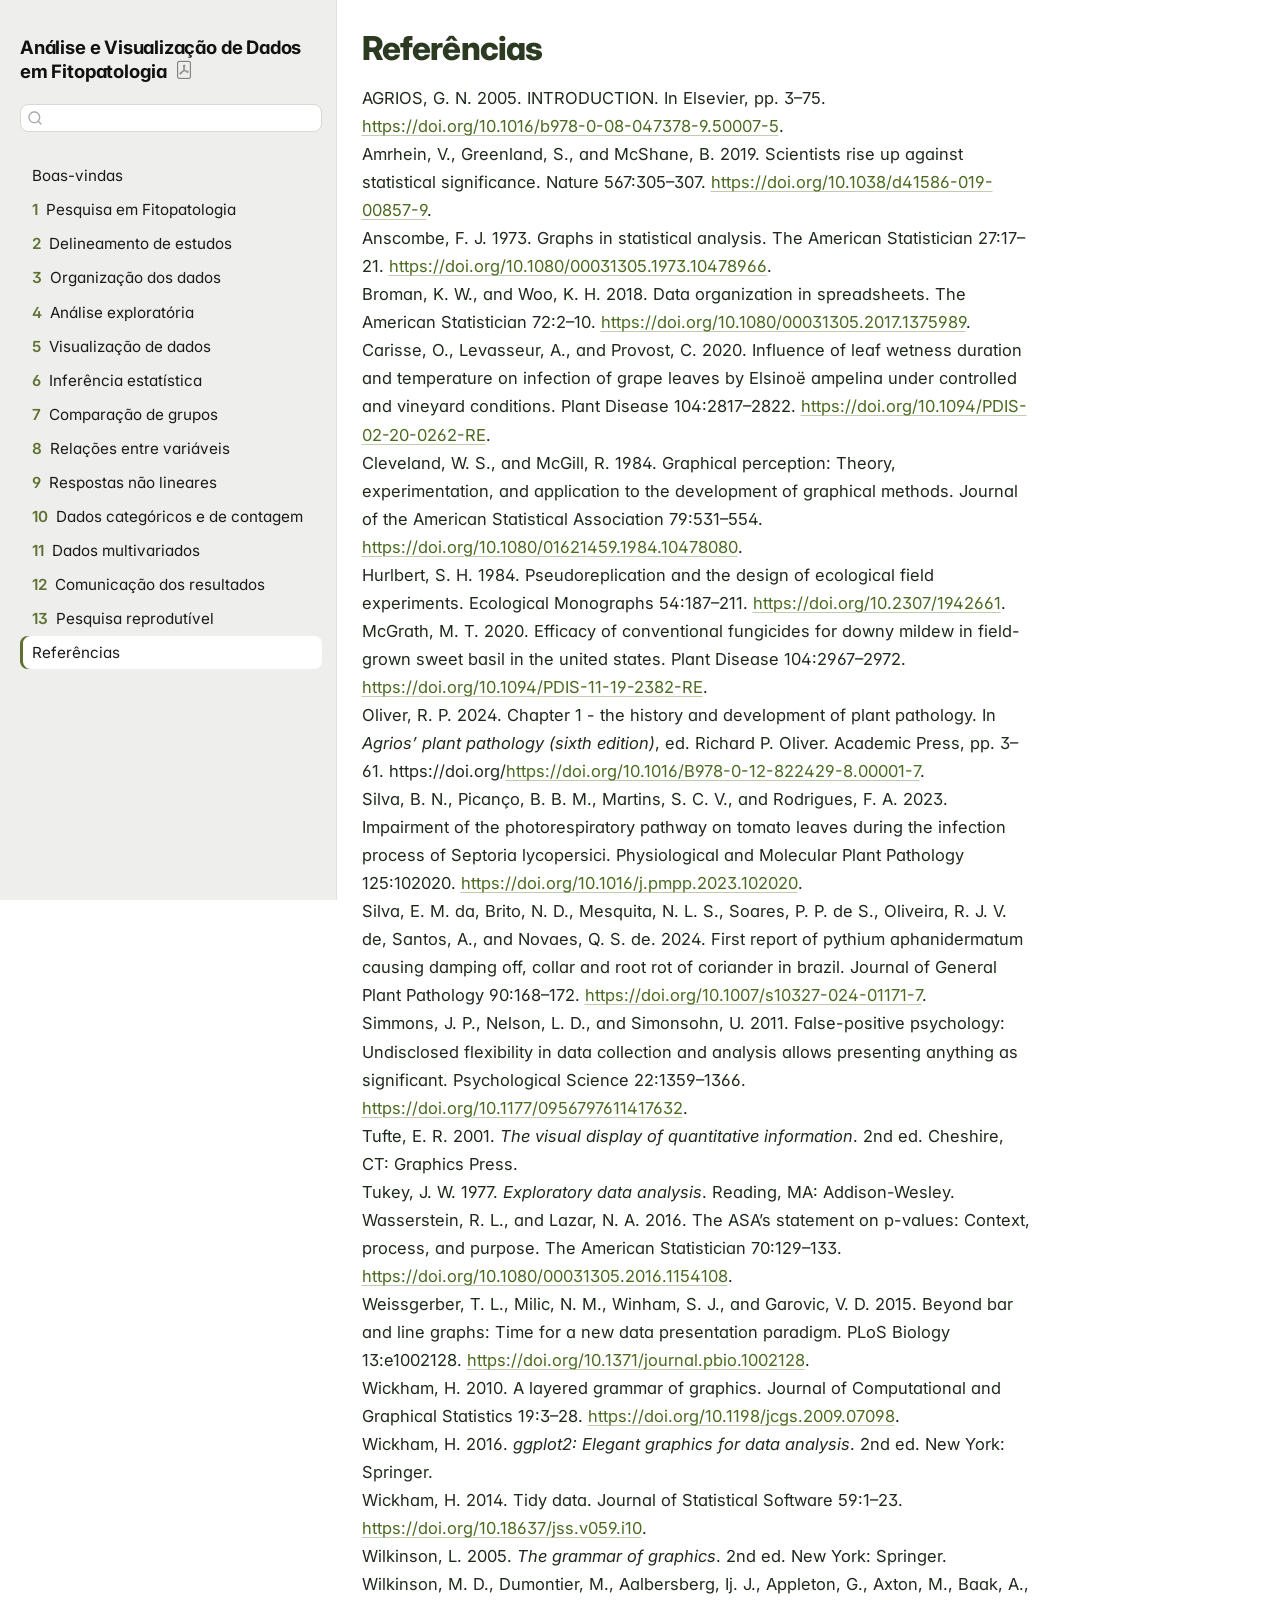
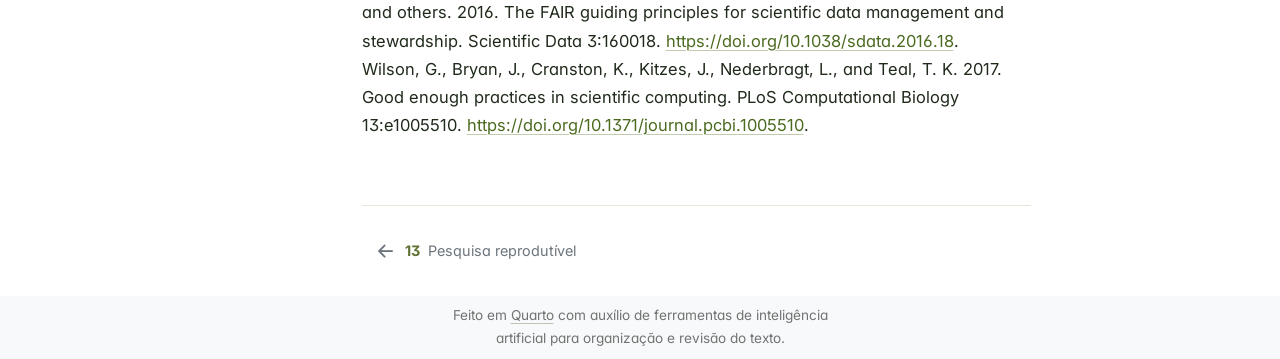
<file: docs/references.html>
<!DOCTYPE html>
<html xmlns="http://www.w3.org/1999/xhtml" lang="pt-BR" xml:lang="pt-BR"><head>

<meta charset="utf-8">
<meta name="generator" content="quarto-1.9.38">

<meta name="viewport" content="width=device-width, initial-scale=1.0, user-scalable=yes">


<title>Referências – Análise e Visualização de Dados em Fitopatologia</title>
<style>
/* Default styles provided by pandoc.
** See https://pandoc.org/MANUAL.html#variables-for-html for config info.
*/
code{white-space: pre-wrap;}
span.smallcaps{font-variant: small-caps;}
div.columns{display: flex; gap: min(4vw, 1.5em);}
div.column{flex: auto; overflow-x: auto;}
div.hanging-indent{margin-left: 1.5em; text-indent: -1.5em;}
ul.task-list{list-style: none;}
ul.task-list li input[type="checkbox"] {
  width: 0.8em;
  margin: 0 0.8em 0.2em -1em; /* quarto-specific, see https://github.com/quarto-dev/quarto-cli/issues/4556 */ 
  vertical-align: middle;
}
/* CSS for citations */
div.csl-bib-body { }
div.csl-entry {
  clear: both;
}
.hanging-indent div.csl-entry {
  margin-left:2em;
  text-indent:-2em;
}
div.csl-left-margin {
  min-width:2em;
  float:left;
}
div.csl-right-inline {
  margin-left:2em;
  padding-left:1em;
}
div.csl-indent {
  margin-left: 2em;
}</style>


<script src="site_libs/quarto-nav/quarto-nav.js"></script>
<script src="site_libs/quarto-nav/headroom.min.js"></script>
<script src="site_libs/clipboard/clipboard.min.js"></script>
<script src="site_libs/quarto-search/autocomplete.umd.js"></script>
<script src="site_libs/quarto-search/fuse.min.js"></script>
<script src="site_libs/quarto-search/quarto-search.js"></script>
<meta name="quarto:offset" content="./">
<link href="./chapter13.html" rel="prev">
<script src="site_libs/quarto-html/quarto.js" type="module"></script>
<script src="site_libs/quarto-html/tabsets/tabsets.js" type="module"></script>
<script src="site_libs/quarto-html/popper.min.js"></script>
<script src="site_libs/quarto-html/tippy.umd.min.js"></script>
<script src="site_libs/quarto-html/anchor.min.js"></script>
<link href="site_libs/quarto-html/tippy.css" rel="stylesheet">
<link href="site_libs/quarto-html/quarto-syntax-highlighting-83f05a120baf2fc1bde2a4009a52b236.css" rel="stylesheet" id="quarto-text-highlighting-styles">
<script src="site_libs/bootstrap/bootstrap.min.js"></script>
<link href="site_libs/bootstrap/bootstrap-icons.css" rel="stylesheet">
<link href="site_libs/bootstrap/bootstrap-a80f51e399cada09c095df7ee7e40398.min.css" rel="stylesheet" append-hash="true" id="quarto-bootstrap" data-mode="light">
<script id="quarto-search-options" type="application/json">{
  "location": "sidebar",
  "copy-button": false,
  "collapse-after": 3,
  "panel-placement": "start",
  "type": "textbox",
  "limit": 50,
  "keyboard-shortcut": [
    "f",
    "/",
    "s"
  ],
  "show-item-context": false,
  "language": {
    "search-no-results-text": "Nenhum resultado",
    "search-matching-documents-text": "documentos correspondentes",
    "search-copy-link-title": "Copiar link para a busca",
    "search-hide-matches-text": "Esconder correspondências adicionais",
    "search-more-match-text": "mais correspondência neste documento",
    "search-more-matches-text": "mais correspondências neste documento",
    "search-clear-button-title": "Limpar",
    "search-text-placeholder": "",
    "search-detached-cancel-button-title": "Cancelar",
    "search-submit-button-title": "Enviar",
    "search-label": "Procurar"
  }
}</script>
<style>html{ scroll-behavior: smooth; }</style>


</head>

<body class="nav-sidebar docked quarto-light">

<div id="quarto-search-results"></div>
  <header id="quarto-header" class="headroom fixed-top">
  <nav class="quarto-secondary-nav">
    <div class="container-fluid d-flex">
      <button type="button" class="quarto-btn-toggle btn" data-bs-toggle="collapse" role="button" data-bs-target=".quarto-sidebar-collapse-item" aria-controls="quarto-sidebar" aria-expanded="false" aria-label="Alternar barra lateral" onclick="if (window.quartoToggleHeadroom) { window.quartoToggleHeadroom(); }">
        <i class="bi bi-layout-text-sidebar-reverse"></i>
      </button>
        <nav class="quarto-page-breadcrumbs" aria-label="breadcrumb"><ol class="breadcrumb"><li class="breadcrumb-item"><a href="./references.html">Referências</a></li></ol></nav>
        <a class="flex-grow-1" role="navigation" data-bs-toggle="collapse" data-bs-target=".quarto-sidebar-collapse-item" aria-controls="quarto-sidebar" aria-expanded="false" aria-label="Alternar barra lateral" onclick="if (window.quartoToggleHeadroom) { window.quartoToggleHeadroom(); }">      
        </a>
      <button type="button" class="btn quarto-search-button" aria-label="Procurar" onclick="window.quartoOpenSearch();">
        <i class="bi bi-search"></i>
      </button>
    </div>
  </nav>
</header>
<!-- content -->
<div id="quarto-content" class="quarto-container page-columns page-rows-contents page-layout-article">
<!-- sidebar -->
  <nav id="quarto-sidebar" class="sidebar collapse collapse-horizontal quarto-sidebar-collapse-item sidebar-navigation docked overflow-auto">
    <div class="pt-lg-2 mt-2 text-left sidebar-header">
    <div class="sidebar-title mb-0 py-0">
      <a href="./">Análise e Visualização de Dados em Fitopatologia</a> 
        <div class="sidebar-tools-main">
    <a href="./analise-dados-fitopatologia.pdf" title="Baixar PDF" class="quarto-navigation-tool px-1" aria-label="Baixar PDF"><i class="bi bi-file-pdf"></i></a>
</div>
    </div>
      </div>
        <div class="mt-2 flex-shrink-0 align-items-center">
        <div class="sidebar-search">
        <div id="quarto-search" class="" title="Procurar"></div>
        </div>
        </div>
    <div class="sidebar-menu-container"> 
    <ul class="list-unstyled mt-1">
        <li class="sidebar-item">
  <div class="sidebar-item-container"> 
  <a href="./index.html" class="sidebar-item-text sidebar-link">
 <span class="menu-text">Boas-vindas</span></a>
  </div>
</li>
        <li class="sidebar-item">
  <div class="sidebar-item-container"> 
  <a href="./chapter1.html" class="sidebar-item-text sidebar-link">
 <span class="menu-text"><span class="chapter-number">1</span>&nbsp; <span class="chapter-title">Pesquisa em Fitopatologia</span></span></a>
  </div>
</li>
        <li class="sidebar-item">
  <div class="sidebar-item-container"> 
  <a href="./chapter2.html" class="sidebar-item-text sidebar-link">
 <span class="menu-text"><span class="chapter-number">2</span>&nbsp; <span class="chapter-title">Delineamento de estudos</span></span></a>
  </div>
</li>
        <li class="sidebar-item">
  <div class="sidebar-item-container"> 
  <a href="./chapter3.html" class="sidebar-item-text sidebar-link">
 <span class="menu-text"><span class="chapter-number">3</span>&nbsp; <span class="chapter-title">Organização dos dados</span></span></a>
  </div>
</li>
        <li class="sidebar-item">
  <div class="sidebar-item-container"> 
  <a href="./chapter4.html" class="sidebar-item-text sidebar-link">
 <span class="menu-text"><span class="chapter-number">4</span>&nbsp; <span class="chapter-title">Análise exploratória</span></span></a>
  </div>
</li>
        <li class="sidebar-item">
  <div class="sidebar-item-container"> 
  <a href="./chapter5.html" class="sidebar-item-text sidebar-link">
 <span class="menu-text"><span class="chapter-number">5</span>&nbsp; <span class="chapter-title">Visualização de dados</span></span></a>
  </div>
</li>
        <li class="sidebar-item">
  <div class="sidebar-item-container"> 
  <a href="./chapter6.html" class="sidebar-item-text sidebar-link">
 <span class="menu-text"><span class="chapter-number">6</span>&nbsp; <span class="chapter-title">Inferência estatística</span></span></a>
  </div>
</li>
        <li class="sidebar-item">
  <div class="sidebar-item-container"> 
  <a href="./chapter7.html" class="sidebar-item-text sidebar-link">
 <span class="menu-text"><span class="chapter-number">7</span>&nbsp; <span class="chapter-title">Comparação de grupos</span></span></a>
  </div>
</li>
        <li class="sidebar-item">
  <div class="sidebar-item-container"> 
  <a href="./chapter8.html" class="sidebar-item-text sidebar-link">
 <span class="menu-text"><span class="chapter-number">8</span>&nbsp; <span class="chapter-title">Relações entre variáveis</span></span></a>
  </div>
</li>
        <li class="sidebar-item">
  <div class="sidebar-item-container"> 
  <a href="./chapter9.html" class="sidebar-item-text sidebar-link">
 <span class="menu-text"><span class="chapter-number">9</span>&nbsp; <span class="chapter-title">Respostas não lineares</span></span></a>
  </div>
</li>
        <li class="sidebar-item">
  <div class="sidebar-item-container"> 
  <a href="./chapter10.html" class="sidebar-item-text sidebar-link">
 <span class="menu-text"><span class="chapter-number">10</span>&nbsp; <span class="chapter-title">Dados categóricos e de contagem</span></span></a>
  </div>
</li>
        <li class="sidebar-item">
  <div class="sidebar-item-container"> 
  <a href="./chapter11.html" class="sidebar-item-text sidebar-link">
 <span class="menu-text"><span class="chapter-number">11</span>&nbsp; <span class="chapter-title">Dados multivariados</span></span></a>
  </div>
</li>
        <li class="sidebar-item">
  <div class="sidebar-item-container"> 
  <a href="./chapter12.html" class="sidebar-item-text sidebar-link">
 <span class="menu-text"><span class="chapter-number">12</span>&nbsp; <span class="chapter-title">Comunicação dos resultados</span></span></a>
  </div>
</li>
        <li class="sidebar-item">
  <div class="sidebar-item-container"> 
  <a href="./chapter13.html" class="sidebar-item-text sidebar-link">
 <span class="menu-text"><span class="chapter-number">13</span>&nbsp; <span class="chapter-title">Pesquisa reprodutível</span></span></a>
  </div>
</li>
        <li class="sidebar-item">
  <div class="sidebar-item-container"> 
  <a href="./references.html" class="sidebar-item-text sidebar-link active">
 <span class="menu-text">Referências</span></a>
  </div>
</li>
    </ul>
    </div>
</nav>
<div id="quarto-sidebar-glass" class="quarto-sidebar-collapse-item" data-bs-toggle="collapse" data-bs-target=".quarto-sidebar-collapse-item"></div>
<!-- margin-sidebar -->
    <div id="quarto-margin-sidebar" class="sidebar margin-sidebar zindex-bottom">
        
    </div>
<!-- main -->
<main class="content" id="quarto-document-content">

<header id="title-block-header" class="quarto-title-block default">
<div class="quarto-title">
<h1 class="title">Referências</h1>
</div>



<div class="quarto-title-meta">

    
  
    
  </div>
  


</header>


<div id="refs" class="references csl-bib-body" data-entry-spacing="0" role="list">
<div id="ref-agrios2005" class="csl-entry" role="listitem">
AGRIOS, G. N. 2005. INTRODUCTION. In Elsevier, pp. 3–75. <a href="https://doi.org/10.1016/b978-0-08-047378-9.50007-5">https://doi.org/10.1016/b978-0-08-047378-9.50007-5</a>.
</div>
<div id="ref-amrhein2019" class="csl-entry" role="listitem">
Amrhein, V., Greenland, S., and McShane, B. 2019. Scientists rise up
against statistical significance. Nature 567:305–307. <a href="https://doi.org/10.1038/d41586-019-00857-9">https://doi.org/10.1038/d41586-019-00857-9</a>.
</div>
<div id="ref-anscombe1973" class="csl-entry" role="listitem">
Anscombe, F. J. 1973. Graphs in statistical analysis. The American
Statistician 27:17–21. <a href="https://doi.org/10.1080/00031305.1973.10478966">https://doi.org/10.1080/00031305.1973.10478966</a>.
</div>
<div id="ref-broman2018" class="csl-entry" role="listitem">
Broman, K. W., and Woo, K. H. 2018. Data organization in spreadsheets.
The American Statistician 72:2–10. <a href="https://doi.org/10.1080/00031305.2017.1375989">https://doi.org/10.1080/00031305.2017.1375989</a>.
</div>
<div id="ref-carisse2020" class="csl-entry" role="listitem">
Carisse, O., Levasseur, A., and Provost, C. 2020. Influence of leaf
wetness duration and temperature on infection of grape leaves by <span class="nocase">Elsinoë ampelina</span> under controlled and vineyard
conditions. Plant Disease 104:2817–2822. <a href="https://doi.org/10.1094/PDIS-02-20-0262-RE">https://doi.org/10.1094/PDIS-02-20-0262-RE</a>.
</div>
<div id="ref-cleveland1984" class="csl-entry" role="listitem">
Cleveland, W. S., and McGill, R. 1984. Graphical perception: Theory,
experimentation, and application to the development of graphical
methods. Journal of the American Statistical Association 79:531–554. <a href="https://doi.org/10.1080/01621459.1984.10478080">https://doi.org/10.1080/01621459.1984.10478080</a>.
</div>
<div id="ref-hurlbert1984" class="csl-entry" role="listitem">
Hurlbert, S. H. 1984. Pseudoreplication and the design of ecological
field experiments. Ecological Monographs 54:187–211. <a href="https://doi.org/10.2307/1942661">https://doi.org/10.2307/1942661</a>.
</div>
<div id="ref-mcgrath2020" class="csl-entry" role="listitem">
McGrath, M. T. 2020. Efficacy of conventional fungicides for downy
mildew in field-grown sweet basil in the united states. Plant Disease
104:2967–2972. <a href="https://doi.org/10.1094/PDIS-11-19-2382-RE">https://doi.org/10.1094/PDIS-11-19-2382-RE</a>.
</div>
<div id="ref-OLIVER20243" class="csl-entry" role="listitem">
Oliver, R. P. 2024. Chapter 1 - the history and development of plant
pathology. In <em>Agrios’ plant pathology (sixth edition)</em>, ed.
Richard P. Oliver. Academic Press, pp. 3–61. https://doi.org/<a href="https://doi.org/10.1016/B978-0-12-822429-8.00001-7">https://doi.org/10.1016/B978-0-12-822429-8.00001-7</a>.
</div>
<div id="ref-Silva2023" class="csl-entry" role="listitem">
Silva, B. N., Picanço, B. B. M., Martins, S. C. V., and Rodrigues, F. A.
2023. Impairment of the photorespiratory pathway on tomato leaves during
the infection process of <span class="nocase">Septoria
lycopersici</span>. Physiological and Molecular Plant Pathology
125:102020. <a href="https://doi.org/10.1016/j.pmpp.2023.102020">https://doi.org/10.1016/j.pmpp.2023.102020</a>.
</div>
<div id="ref-silva2024" class="csl-entry" role="listitem">
Silva, E. M. da, Brito, N. D., Mesquita, N. L. S., Soares, P. P. de S.,
Oliveira, R. J. V. de, Santos, A., and Novaes, Q. S. de. 2024. First
report of pythium aphanidermatum causing damping off, collar and root
rot of coriander in brazil. Journal of General Plant Pathology
90:168–172. <a href="https://doi.org/10.1007/s10327-024-01171-7">https://doi.org/10.1007/s10327-024-01171-7</a>.
</div>
<div id="ref-simmons2011" class="csl-entry" role="listitem">
Simmons, J. P., Nelson, L. D., and Simonsohn, U. 2011. False-positive
psychology: Undisclosed flexibility in data collection and analysis
allows presenting anything as significant. Psychological Science
22:1359–1366. <a href="https://doi.org/10.1177/0956797611417632">https://doi.org/10.1177/0956797611417632</a>.
</div>
<div id="ref-tufte2001" class="csl-entry" role="listitem">
Tufte, E. R. 2001. <em>The visual display of quantitative
information</em>. 2nd ed. Cheshire, CT: Graphics Press.
</div>
<div id="ref-tukey1977" class="csl-entry" role="listitem">
Tukey, J. W. 1977. <em>Exploratory data analysis</em>. Reading, MA:
Addison-Wesley.
</div>
<div id="ref-wasserstein2016" class="csl-entry" role="listitem">
Wasserstein, R. L., and Lazar, N. A. 2016. The <span>ASA</span>’s
statement on p-values: Context, process, and purpose. The American
Statistician 70:129–133. <a href="https://doi.org/10.1080/00031305.2016.1154108">https://doi.org/10.1080/00031305.2016.1154108</a>.
</div>
<div id="ref-weissgerber2015" class="csl-entry" role="listitem">
Weissgerber, T. L., Milic, N. M., Winham, S. J., and Garovic, V. D.
2015. Beyond bar and line graphs: Time for a new data presentation
paradigm. PLoS Biology 13:e1002128. <a href="https://doi.org/10.1371/journal.pbio.1002128">https://doi.org/10.1371/journal.pbio.1002128</a>.
</div>
<div id="ref-wickham2010" class="csl-entry" role="listitem">
Wickham, H. 2010. A layered grammar of graphics. Journal of
Computational and Graphical Statistics 19:3–28. <a href="https://doi.org/10.1198/jcgs.2009.07098">https://doi.org/10.1198/jcgs.2009.07098</a>.
</div>
<div id="ref-wickham2016" class="csl-entry" role="listitem">
Wickham, H. 2016. <em>ggplot2: Elegant graphics for data analysis</em>.
2nd ed. New York: Springer.
</div>
<div id="ref-wickham2014" class="csl-entry" role="listitem">
Wickham, H. 2014. Tidy data. Journal of Statistical Software 59:1–23. <a href="https://doi.org/10.18637/jss.v059.i10">https://doi.org/10.18637/jss.v059.i10</a>.
</div>
<div id="ref-wilkinson2005" class="csl-entry" role="listitem">
Wilkinson, L. 2005. <em>The grammar of graphics</em>. 2nd ed. New York:
Springer.
</div>
<div id="ref-wilkinson2016" class="csl-entry" role="listitem">
<span class="nocase">Wilkinson, M. D., Dumontier, M., Aalbersberg, Ij.
J., Appleton, G., Axton, M., Baak, A., and others</span>. 2016. The
<span>FAIR</span> guiding principles for scientific data management and
stewardship. Scientific Data 3:160018. <a href="https://doi.org/10.1038/sdata.2016.18">https://doi.org/10.1038/sdata.2016.18</a>.
</div>
<div id="ref-wilson2017" class="csl-entry" role="listitem">
Wilson, G., Bryan, J., Cranston, K., Kitzes, J., Nederbragt, L., and
Teal, T. K. 2017. Good enough practices in scientific computing. PLoS
Computational Biology 13:e1005510. <a href="https://doi.org/10.1371/journal.pcbi.1005510">https://doi.org/10.1371/journal.pcbi.1005510</a>.
</div>
</div>



</main> <!-- /main -->
<script id="quarto-html-after-body" type="application/javascript">
  window.document.addEventListener("DOMContentLoaded", function (event) {
    const icon = "";
    const anchorJS = new window.AnchorJS();
    anchorJS.options = {
      placement: 'right',
      icon: icon
    };
    anchorJS.add('.anchored');
    const isCodeAnnotation = (el) => {
      for (const clz of el.classList) {
        if (clz.startsWith('code-annotation-')) {                     
          return true;
        }
      }
      return false;
    }
    const onCopySuccess = function(e) {
      // button target
      const button = e.trigger;
      // don't keep focus
      button.blur();
      // flash "checked"
      button.classList.add('code-copy-button-checked');
      var currentTitle = button.getAttribute("title");
      button.setAttribute("title", "Copiada");
      let tooltip;
      if (window.bootstrap) {
        button.setAttribute("data-bs-toggle", "tooltip");
        button.setAttribute("data-bs-placement", "left");
        button.setAttribute("data-bs-title", "Copiada");
        tooltip = new bootstrap.Tooltip(button, 
          { trigger: "manual", 
            customClass: "code-copy-button-tooltip",
            offset: [0, -8]});
        tooltip.show();    
      }
      setTimeout(function() {
        if (tooltip) {
          tooltip.hide();
          button.removeAttribute("data-bs-title");
          button.removeAttribute("data-bs-toggle");
          button.removeAttribute("data-bs-placement");
        }
        button.setAttribute("title", currentTitle);
        button.classList.remove('code-copy-button-checked');
      }, 1000);
      // clear code selection
      e.clearSelection();
    }
    const getTextToCopy = function(trigger) {
      const outerScaffold = trigger.parentElement.cloneNode(true);
      const codeEl = outerScaffold.querySelector('code');
      for (const childEl of codeEl.children) {
        if (isCodeAnnotation(childEl)) {
          childEl.remove();
        }
      }
      return codeEl.innerText;
    }
    const clipboard = new window.ClipboardJS('.code-copy-button:not([data-in-quarto-modal])', {
      text: getTextToCopy
    });
    clipboard.on('success', onCopySuccess);
    if (window.document.getElementById('quarto-embedded-source-code-modal')) {
      const clipboardModal = new window.ClipboardJS('.code-copy-button[data-in-quarto-modal]', {
        text: getTextToCopy,
        container: window.document.getElementById('quarto-embedded-source-code-modal')
      });
      clipboardModal.on('success', onCopySuccess);
    }
      var localhostRegex = new RegExp(/^(?:http|https):\/\/localhost\:?[0-9]*\//);
      var mailtoRegex = new RegExp(/^mailto:/);
        var filterRegex = new RegExp('/' + window.location.host + '/');
      var isInternal = (href) => {
          return filterRegex.test(href) || localhostRegex.test(href) || mailtoRegex.test(href);
      }
      // Inspect non-navigation links and adorn them if external
     var links = window.document.querySelectorAll('a[href]:not(.nav-link):not(.navbar-brand):not(.toc-action):not(.sidebar-link):not(.sidebar-item-toggle):not(.pagination-link):not(.no-external):not([aria-hidden]):not(.dropdown-item):not(.quarto-navigation-tool):not(.about-link)');
      for (var i=0; i<links.length; i++) {
        const link = links[i];
        if (!isInternal(link.href)) {
          // undo the damage that might have been done by quarto-nav.js in the case of
          // links that we want to consider external
          if (link.dataset.originalHref !== undefined) {
            link.href = link.dataset.originalHref;
          }
            // target, if specified
            link.setAttribute("target", "_blank");
            if (link.getAttribute("rel") === null) {
              link.setAttribute("rel", "noopener");
            }
        }
      }
    function tippyHover(el, contentFn, onTriggerFn, onUntriggerFn) {
      const config = {
        allowHTML: true,
        maxWidth: 500,
        delay: 100,
        arrow: false,
        appendTo: function(el) {
            return el.parentElement;
        },
        interactive: true,
        interactiveBorder: 10,
        theme: 'quarto',
        placement: 'bottom-start',
      };
      if (contentFn) {
        config.content = contentFn;
      }
      if (onTriggerFn) {
        config.onTrigger = onTriggerFn;
      }
      if (onUntriggerFn) {
        config.onUntrigger = onUntriggerFn;
      }
      window.tippy(el, config); 
    }
    const noterefs = window.document.querySelectorAll('a[role="doc-noteref"]');
    for (var i=0; i<noterefs.length; i++) {
      const ref = noterefs[i];
      tippyHover(ref, function() {
        // use id or data attribute instead here
        let href = ref.getAttribute('data-footnote-href') || ref.getAttribute('href');
        try { href = new URL(href).hash; } catch {}
        const id = href.replace(/^#\/?/, "");
        const note = window.document.getElementById(id);
        if (note) {
          return note.innerHTML;
        } else {
          return "";
        }
      });
    }
    const xrefs = window.document.querySelectorAll('a.quarto-xref');
    const processXRef = (id, note) => {
      // Strip column container classes
      const stripColumnClz = (el) => {
        el.classList.remove("page-full", "page-columns");
        if (el.children) {
          for (const child of el.children) {
            stripColumnClz(child);
          }
        }
      }
      stripColumnClz(note)
      if (id === null || id.startsWith('sec-')) {
        // Special case sections, only their first couple elements
        const container = document.createElement("div");
        if (note.children && note.children.length > 2) {
          container.appendChild(note.children[0].cloneNode(true));
          for (let i = 1; i < note.children.length; i++) {
            const child = note.children[i];
            if (child.tagName === "P" && child.innerText === "") {
              continue;
            } else {
              container.appendChild(child.cloneNode(true));
              break;
            }
          }
          if (window.Quarto?.typesetMath) {
            window.Quarto.typesetMath(container);
          }
          return container.innerHTML
        } else {
          if (window.Quarto?.typesetMath) {
            window.Quarto.typesetMath(note);
          }
          return note.innerHTML;
        }
      } else {
        // Remove any anchor links if they are present
        const anchorLink = note.querySelector('a.anchorjs-link');
        if (anchorLink) {
          anchorLink.remove();
        }
        if (window.Quarto?.typesetMath) {
          window.Quarto.typesetMath(note);
        }
        if (note.classList.contains("callout")) {
          return note.outerHTML;
        } else {
          return note.innerHTML;
        }
      }
    }
    for (var i=0; i<xrefs.length; i++) {
      const xref = xrefs[i];
      tippyHover(xref, undefined, function(instance) {
        instance.disable();
        let url = xref.getAttribute('href');
        let hash = undefined; 
        if (url.startsWith('#')) {
          hash = url;
        } else {
          try { hash = new URL(url).hash; } catch {}
        }
        if (hash) {
          const id = hash.replace(/^#\/?/, "");
          const note = window.document.getElementById(id);
          if (note !== null) {
            try {
              const html = processXRef(id, note.cloneNode(true));
              instance.setContent(html);
            } finally {
              instance.enable();
              instance.show();
            }
          } else {
            // See if we can fetch this
            fetch(url.split('#')[0])
            .then(res => res.text())
            .then(html => {
              const parser = new DOMParser();
              const htmlDoc = parser.parseFromString(html, "text/html");
              const note = htmlDoc.getElementById(id);
              if (note !== null) {
                const html = processXRef(id, note);
                instance.setContent(html);
              } 
            }).finally(() => {
              instance.enable();
              instance.show();
            });
          }
        } else {
          // See if we can fetch a full url (with no hash to target)
          // This is a special case and we should probably do some content thinning / targeting
          fetch(url)
          .then(res => res.text())
          .then(html => {
            const parser = new DOMParser();
            const htmlDoc = parser.parseFromString(html, "text/html");
            const note = htmlDoc.querySelector('main.content');
            if (note !== null) {
              // This should only happen for chapter cross references
              // (since there is no id in the URL)
              // remove the first header
              if (note.children.length > 0 && note.children[0].tagName === "HEADER") {
                note.children[0].remove();
              }
              const html = processXRef(null, note);
              instance.setContent(html);
            } 
          }).finally(() => {
            instance.enable();
            instance.show();
          });
        }
      }, function(instance) {
      });
    }
        let selectedAnnoteEl;
        const selectorForAnnotation = ( cell, annotation) => {
          let cellAttr = 'data-code-cell="' + cell + '"';
          let lineAttr = 'data-code-annotation="' +  annotation + '"';
          const selector = 'span[' + cellAttr + '][' + lineAttr + ']';
          return selector;
        }
        const selectCodeLines = (annoteEl) => {
          const doc = window.document;
          const targetCell = annoteEl.getAttribute("data-target-cell");
          const targetAnnotation = annoteEl.getAttribute("data-target-annotation");
          const annoteSpan = window.document.querySelector(selectorForAnnotation(targetCell, targetAnnotation));
          const lines = annoteSpan.getAttribute("data-code-lines").split(",");
          const lineIds = lines.map((line) => {
            return targetCell + "-" + line;
          })
          let top = null;
          let height = null;
          let parent = null;
          if (lineIds.length > 0) {
              //compute the position of the single el (top and bottom and make a div)
              const el = window.document.getElementById(lineIds[0]);
              top = el.offsetTop;
              height = el.offsetHeight;
              parent = el.parentElement.parentElement;
            if (lineIds.length > 1) {
              const lastEl = window.document.getElementById(lineIds[lineIds.length - 1]);
              const bottom = lastEl.offsetTop + lastEl.offsetHeight;
              height = bottom - top;
            }
            if (top !== null && height !== null && parent !== null) {
              // cook up a div (if necessary) and position it 
              let div = window.document.getElementById("code-annotation-line-highlight");
              if (div === null) {
                div = window.document.createElement("div");
                div.setAttribute("id", "code-annotation-line-highlight");
                div.style.position = 'absolute';
                parent.appendChild(div);
              }
              div.style.top = top - 2 + "px";
              div.style.height = height + 4 + "px";
              div.style.left = 0;
              let gutterDiv = window.document.getElementById("code-annotation-line-highlight-gutter");
              if (gutterDiv === null) {
                gutterDiv = window.document.createElement("div");
                gutterDiv.setAttribute("id", "code-annotation-line-highlight-gutter");
                gutterDiv.style.position = 'absolute';
                const codeCell = window.document.getElementById(targetCell);
                const gutter = codeCell.querySelector('.code-annotation-gutter');
                gutter.appendChild(gutterDiv);
              }
              gutterDiv.style.top = top - 2 + "px";
              gutterDiv.style.height = height + 4 + "px";
            }
            selectedAnnoteEl = annoteEl;
          }
        };
        const unselectCodeLines = () => {
          const elementsIds = ["code-annotation-line-highlight", "code-annotation-line-highlight-gutter"];
          elementsIds.forEach((elId) => {
            const div = window.document.getElementById(elId);
            if (div) {
              div.remove();
            }
          });
          selectedAnnoteEl = undefined;
        };
          // Handle positioning of the toggle
      window.addEventListener(
        "resize",
        throttle(() => {
          elRect = undefined;
          if (selectedAnnoteEl) {
            selectCodeLines(selectedAnnoteEl);
          }
        }, 10)
      );
      function throttle(fn, ms) {
      let throttle = false;
      let timer;
        return (...args) => {
          if(!throttle) { // first call gets through
              fn.apply(this, args);
              throttle = true;
          } else { // all the others get throttled
              if(timer) clearTimeout(timer); // cancel #2
              timer = setTimeout(() => {
                fn.apply(this, args);
                timer = throttle = false;
              }, ms);
          }
        };
      }
        // Attach click handler to the DT
        const annoteDls = window.document.querySelectorAll('dt[data-target-cell]');
        for (const annoteDlNode of annoteDls) {
          annoteDlNode.addEventListener('click', (event) => {
            const clickedEl = event.target;
            if (clickedEl !== selectedAnnoteEl) {
              unselectCodeLines();
              const activeEl = window.document.querySelector('dt[data-target-cell].code-annotation-active');
              if (activeEl) {
                activeEl.classList.remove('code-annotation-active');
              }
              selectCodeLines(clickedEl);
              clickedEl.classList.add('code-annotation-active');
            } else {
              // Unselect the line
              unselectCodeLines();
              clickedEl.classList.remove('code-annotation-active');
            }
          });
        }
    const findCites = (el) => {
      const parentEl = el.parentElement;
      if (parentEl) {
        const cites = parentEl.dataset.cites;
        if (cites) {
          return {
            el,
            cites: cites.split(' ')
          };
        } else {
          return findCites(el.parentElement)
        }
      } else {
        return undefined;
      }
    };
    var bibliorefs = window.document.querySelectorAll('a[role="doc-biblioref"]');
    for (var i=0; i<bibliorefs.length; i++) {
      const ref = bibliorefs[i];
      const citeInfo = findCites(ref);
      if (citeInfo) {
        tippyHover(citeInfo.el, function() {
          var popup = window.document.createElement('div');
          citeInfo.cites.forEach(function(cite) {
            var citeDiv = window.document.createElement('div');
            citeDiv.classList.add('hanging-indent');
            citeDiv.classList.add('csl-entry');
            var biblioDiv = window.document.getElementById('ref-' + cite);
            if (biblioDiv) {
              citeDiv.innerHTML = biblioDiv.innerHTML;
            }
            popup.appendChild(citeDiv);
          });
          return popup.innerHTML;
        });
      }
    }
  });
  </script>
<nav class="page-navigation">
  <div class="nav-page nav-page-previous">
      <a href="./chapter13.html" class="pagination-link" aria-label="Pesquisa reprodutível">
        <i class="bi bi-arrow-left-short"></i> <span class="nav-page-text"><span class="chapter-number">13</span>&nbsp; <span class="chapter-title">Pesquisa reprodutível</span></span>
      </a>          
  </div>
  <div class="nav-page nav-page-next">
  </div>
</nav>
</div> <!-- /content -->
<footer class="footer">
  <div class="nav-footer">
    <div class="nav-footer-left">
      &nbsp;
    </div>   
    <div class="nav-footer-center">
<p>Feito em <a href="https://quarto.org/">Quarto</a> com auxílio de ferramentas de inteligência artificial para organização e revisão do texto.</p>
</div>
    <div class="nav-footer-right">
      &nbsp;
    </div>
  </div>
</footer>




<script src="site_libs/quarto-html/zenscroll-min.js"></script>
</body></html>
</file>
<file: docs/site_libs/quarto-html/tippy.css>
.tippy-box[data-animation=fade][data-state=hidden]{opacity:0}[data-tippy-root]{max-width:calc(100vw - 10px)}.tippy-box{position:relative;background-color:#333;color:#fff;border-radius:4px;font-size:14px;line-height:1.4;white-space:normal;outline:0;transition-property:transform,visibility,opacity}.tippy-box[data-placement^=top]>.tippy-arrow{bottom:0}.tippy-box[data-placement^=top]>.tippy-arrow:before{bottom:-7px;left:0;border-width:8px 8px 0;border-top-color:initial;transform-origin:center top}.tippy-box[data-placement^=bottom]>.tippy-arrow{top:0}.tippy-box[data-placement^=bottom]>.tippy-arrow:before{top:-7px;left:0;border-width:0 8px 8px;border-bottom-color:initial;transform-origin:center bottom}.tippy-box[data-placement^=left]>.tippy-arrow{right:0}.tippy-box[data-placement^=left]>.tippy-arrow:before{border-width:8px 0 8px 8px;border-left-color:initial;right:-7px;transform-origin:center left}.tippy-box[data-placement^=right]>.tippy-arrow{left:0}.tippy-box[data-placement^=right]>.tippy-arrow:before{left:-7px;border-width:8px 8px 8px 0;border-right-color:initial;transform-origin:center right}.tippy-box[data-inertia][data-state=visible]{transition-timing-function:cubic-bezier(.54,1.5,.38,1.11)}.tippy-arrow{width:16px;height:16px;color:#333}.tippy-arrow:before{content:"";position:absolute;border-color:transparent;border-style:solid}.tippy-content{position:relative;padding:5px 9px;z-index:1}
</file>
<file: docs/site_libs/quarto-html/quarto-syntax-highlighting-83f05a120baf2fc1bde2a4009a52b236.css>
/* quarto syntax highlight colors */
:root {
  --quarto-hl-ot-color: #003B4F;
  --quarto-hl-at-color: #657422;
  --quarto-hl-ss-color: #20794D;
  --quarto-hl-an-color: #5E5E5E;
  --quarto-hl-fu-color: #4758AB;
  --quarto-hl-st-color: #20794D;
  --quarto-hl-cf-color: #003B4F;
  --quarto-hl-op-color: #5E5E5E;
  --quarto-hl-er-color: #AD0000;
  --quarto-hl-bn-color: #AD0000;
  --quarto-hl-al-color: #AD0000;
  --quarto-hl-va-color: #111111;
  --quarto-hl-bu-color: inherit;
  --quarto-hl-ex-color: inherit;
  --quarto-hl-pp-color: #AD0000;
  --quarto-hl-in-color: #5E5E5E;
  --quarto-hl-vs-color: #20794D;
  --quarto-hl-wa-color: #5E5E5E;
  --quarto-hl-do-color: #5E5E5E;
  --quarto-hl-im-color: #00769E;
  --quarto-hl-ch-color: #20794D;
  --quarto-hl-dt-color: #AD0000;
  --quarto-hl-fl-color: #AD0000;
  --quarto-hl-co-color: #5E5E5E;
  --quarto-hl-cv-color: #5E5E5E;
  --quarto-hl-cn-color: #8f5902;
  --quarto-hl-sc-color: #5E5E5E;
  --quarto-hl-dv-color: #AD0000;
  --quarto-hl-kw-color: #003B4F;
}

/* other quarto variables */
:root {
  --quarto-font-monospace: "JetBrains Mono", "Cascadia Code", Consolas, monospace;
}

/* syntax highlight based on Pandoc's rules */
pre > code.sourceCode > span {
  color: #003B4F;
}

code.sourceCode > span {
  color: #003B4F;
}

div.sourceCode,
div.sourceCode pre.sourceCode {
  color: #003B4F;
}

/* Normal */
code span {
  color: #003B4F;
}

/* Alert */
code span.al {
  color: #AD0000;
  font-style: inherit;
}

/* Annotation */
code span.an {
  color: #5E5E5E;
  font-style: inherit;
}

/* Attribute */
code span.at {
  color: #657422;
  font-style: inherit;
}

/* BaseN */
code span.bn {
  color: #AD0000;
  font-style: inherit;
}

/* BuiltIn */
code span.bu {
  font-style: inherit;
}

/* ControlFlow */
code span.cf {
  color: #003B4F;
  font-weight: bold;
  font-style: inherit;
}

/* Char */
code span.ch {
  color: #20794D;
  font-style: inherit;
}

/* Constant */
code span.cn {
  color: #8f5902;
  font-style: inherit;
}

/* Comment */
code span.co {
  color: #5E5E5E;
  font-style: inherit;
}

/* CommentVar */
code span.cv {
  color: #5E5E5E;
  font-style: italic;
}

/* Documentation */
code span.do {
  color: #5E5E5E;
  font-style: italic;
}

/* DataType */
code span.dt {
  color: #AD0000;
  font-style: inherit;
}

/* DecVal */
code span.dv {
  color: #AD0000;
  font-style: inherit;
}

/* Error */
code span.er {
  color: #AD0000;
  font-style: inherit;
}

/* Extension */
code span.ex {
  font-style: inherit;
}

/* Float */
code span.fl {
  color: #AD0000;
  font-style: inherit;
}

/* Function */
code span.fu {
  color: #4758AB;
  font-style: inherit;
}

/* Import */
code span.im {
  color: #00769E;
  font-style: inherit;
}

/* Information */
code span.in {
  color: #5E5E5E;
  font-style: inherit;
}

/* Keyword */
code span.kw {
  color: #003B4F;
  font-weight: bold;
  font-style: inherit;
}

/* Operator */
code span.op {
  color: #5E5E5E;
  font-style: inherit;
}

/* Other */
code span.ot {
  color: #003B4F;
  font-style: inherit;
}

/* Preprocessor */
code span.pp {
  color: #AD0000;
  font-style: inherit;
}

/* SpecialChar */
code span.sc {
  color: #5E5E5E;
  font-style: inherit;
}

/* SpecialString */
code span.ss {
  color: #20794D;
  font-style: inherit;
}

/* String */
code span.st {
  color: #20794D;
  font-style: inherit;
}

/* Variable */
code span.va {
  color: #111111;
  font-style: inherit;
}

/* VerbatimString */
code span.vs {
  color: #20794D;
  font-style: inherit;
}

/* Warning */
code span.wa {
  color: #5E5E5E;
  font-style: italic;
}

.prevent-inlining {
  content: "</";
}

/*# sourceMappingURL=6d6b439d4d5e852ff1237b2da4fdc150.css.map */
</file>
<file: docs/site_libs/DiagrammeR-styles-0.2/styles.css>
.DiagrammeR,.grViz pre {
  white-space: pre-wrap;       /* CSS 3 */
  white-space: -moz-pre-wrap;  /* Mozilla, since 1999 */
  white-space: -pre-wrap;      /* Opera 4-6 */
  white-space: -o-pre-wrap;    /* Opera 7 */
  word-wrap: break-word;       /* Internet Explorer 5.5+ */
}

.DiagrammeR g .label {
  font-family: Helvetica;
  font-size: 14px;
  color: #333333;
}
</file>
